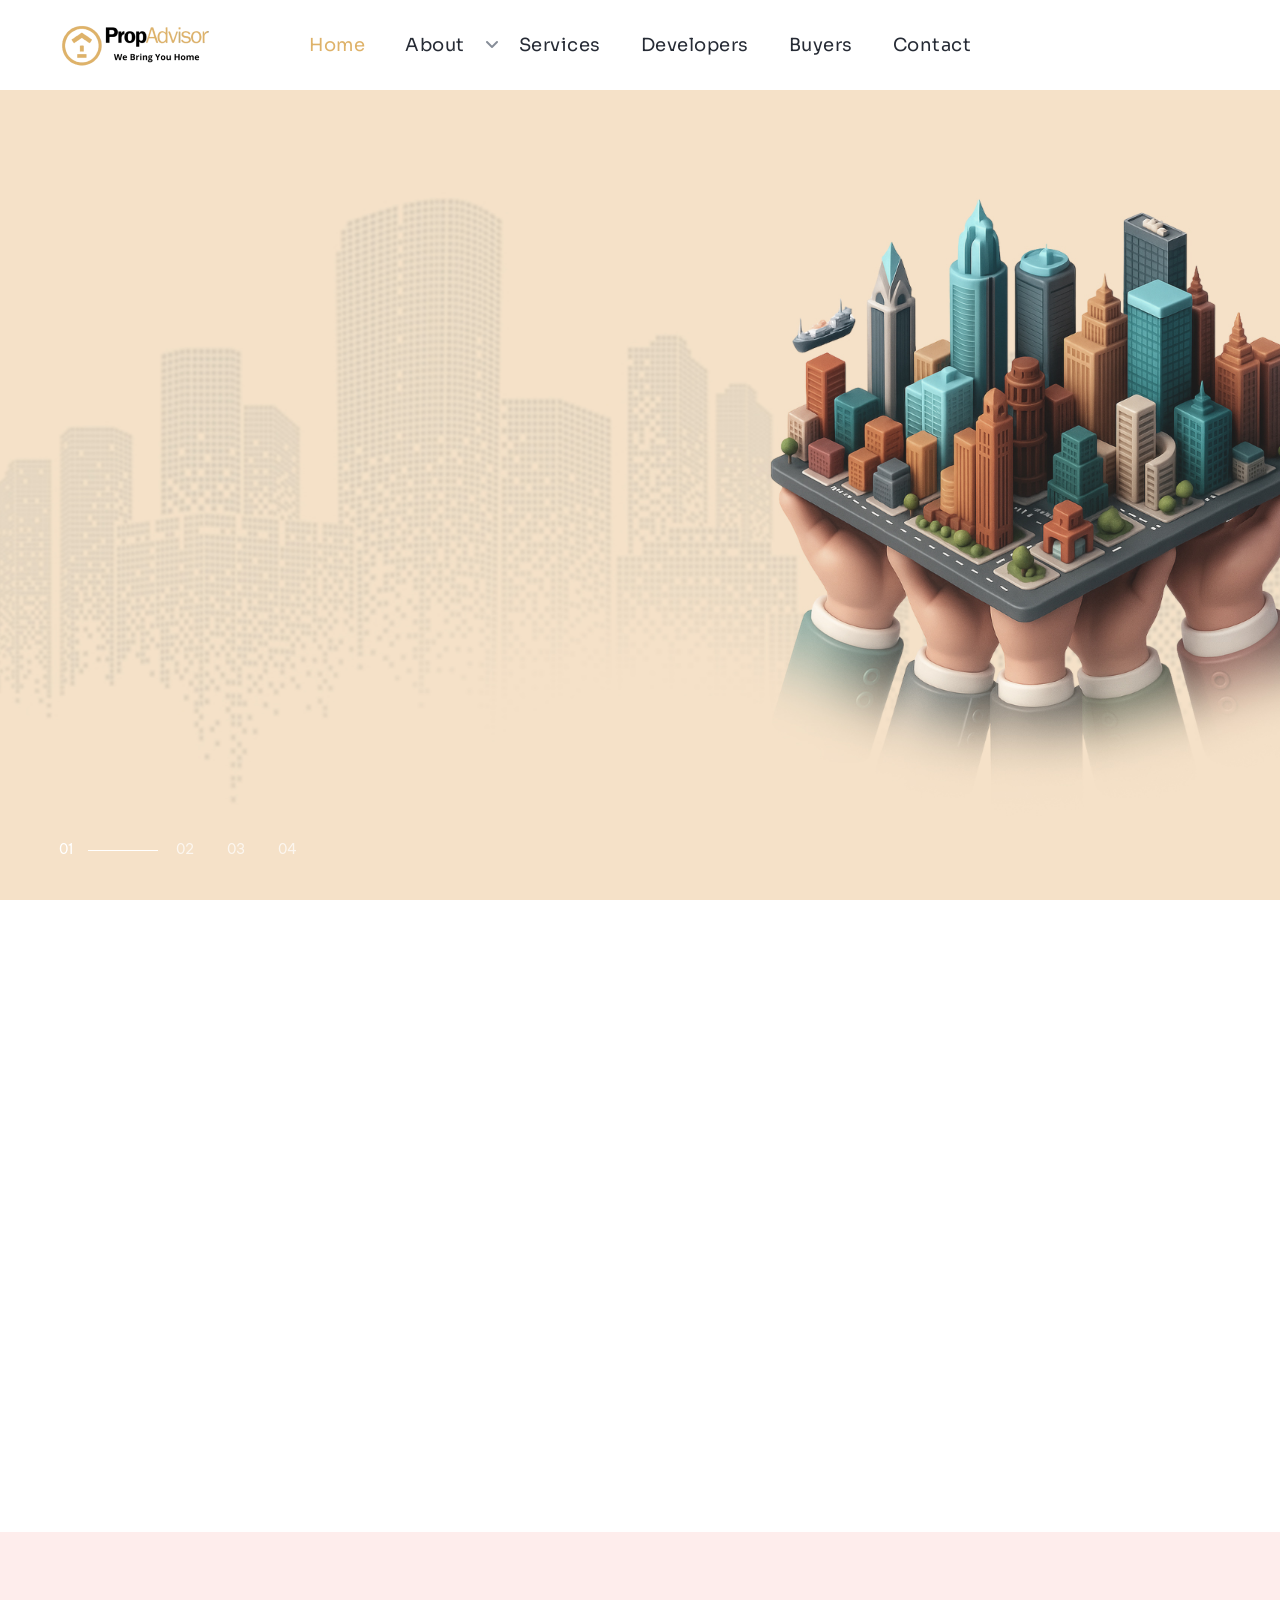
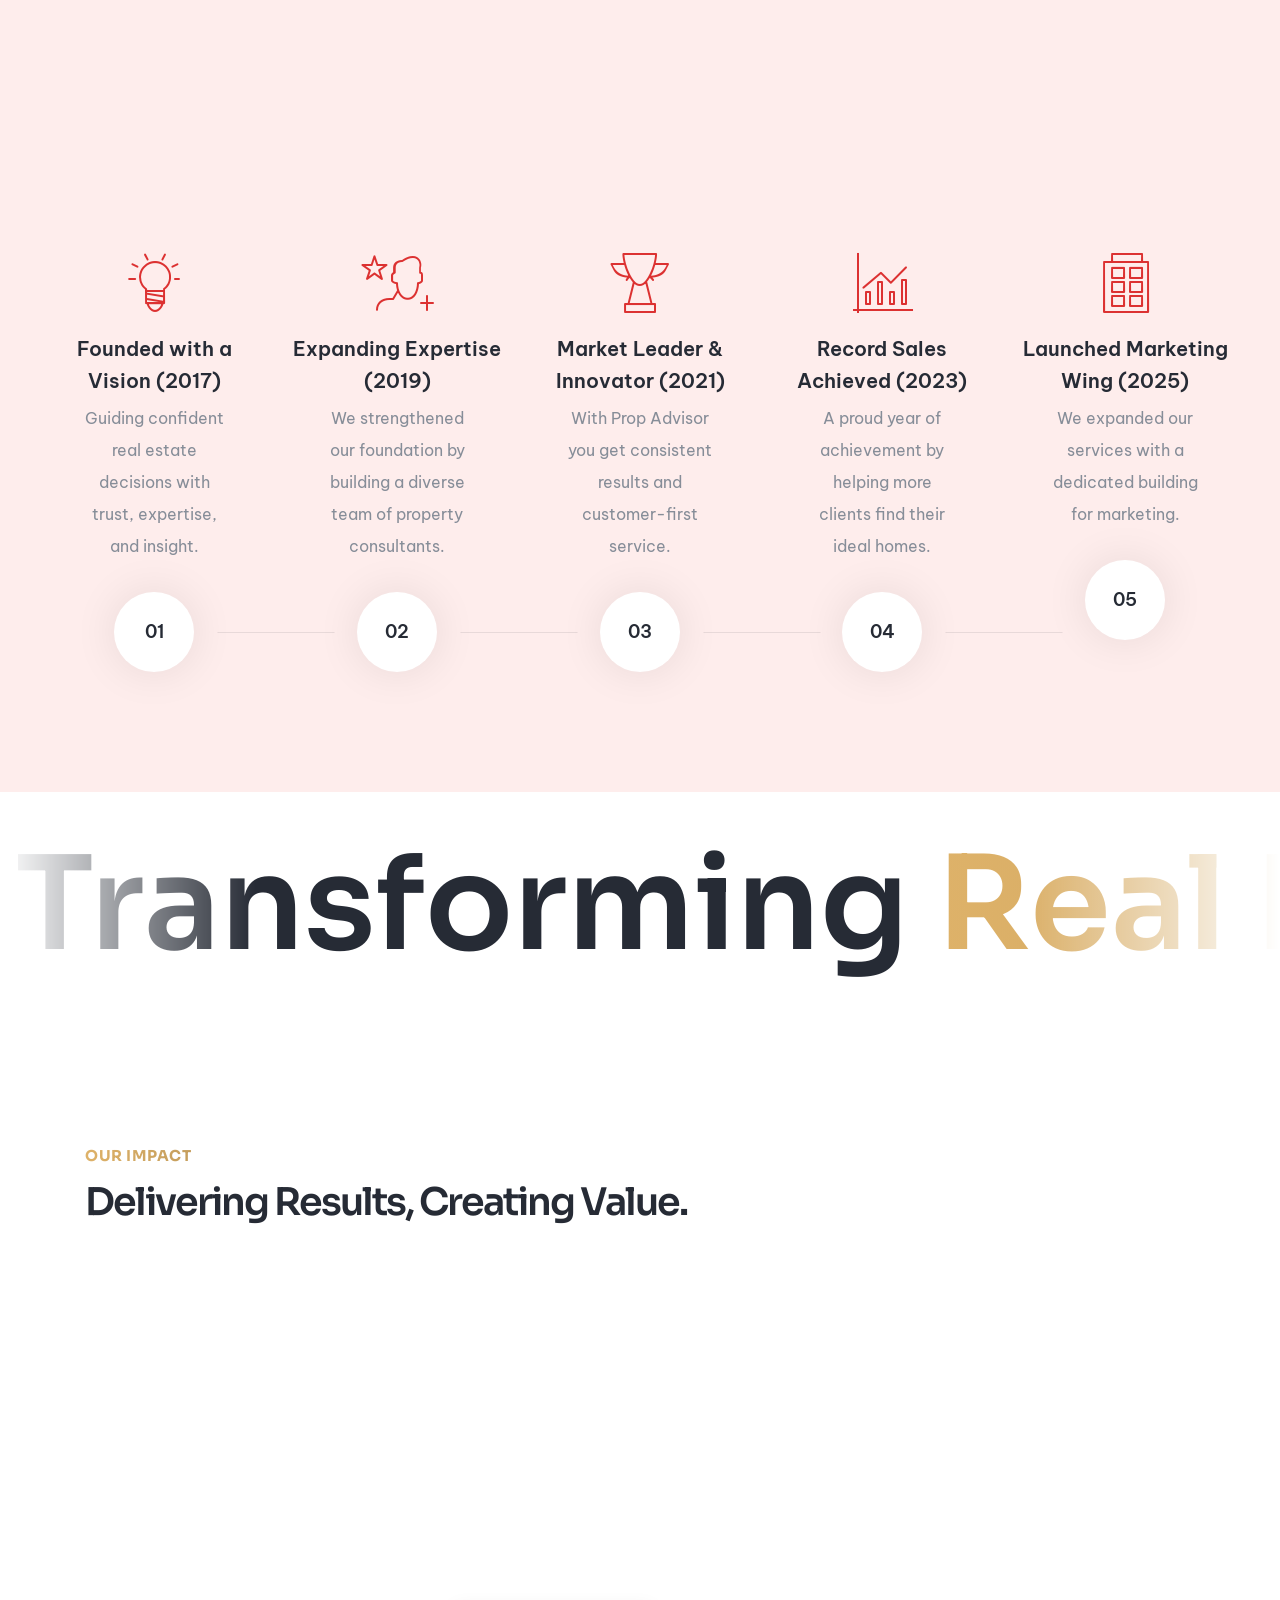
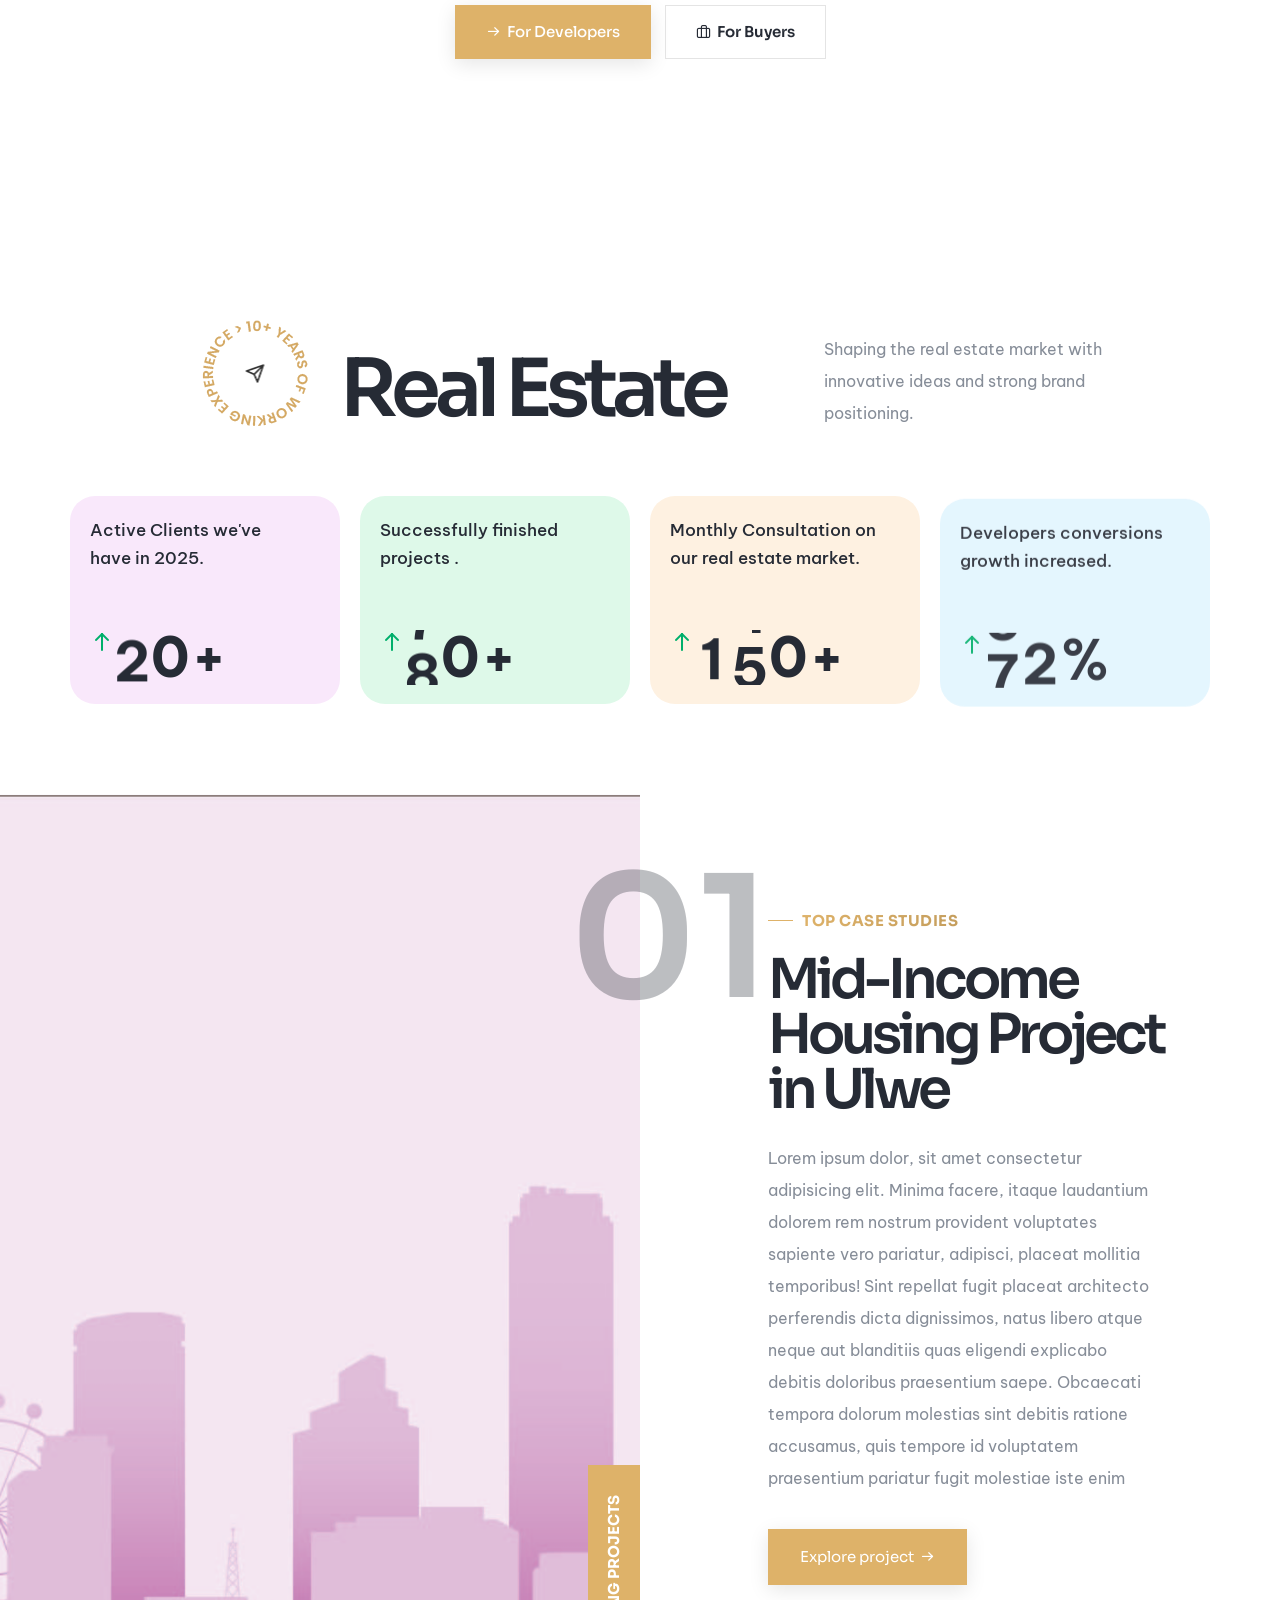
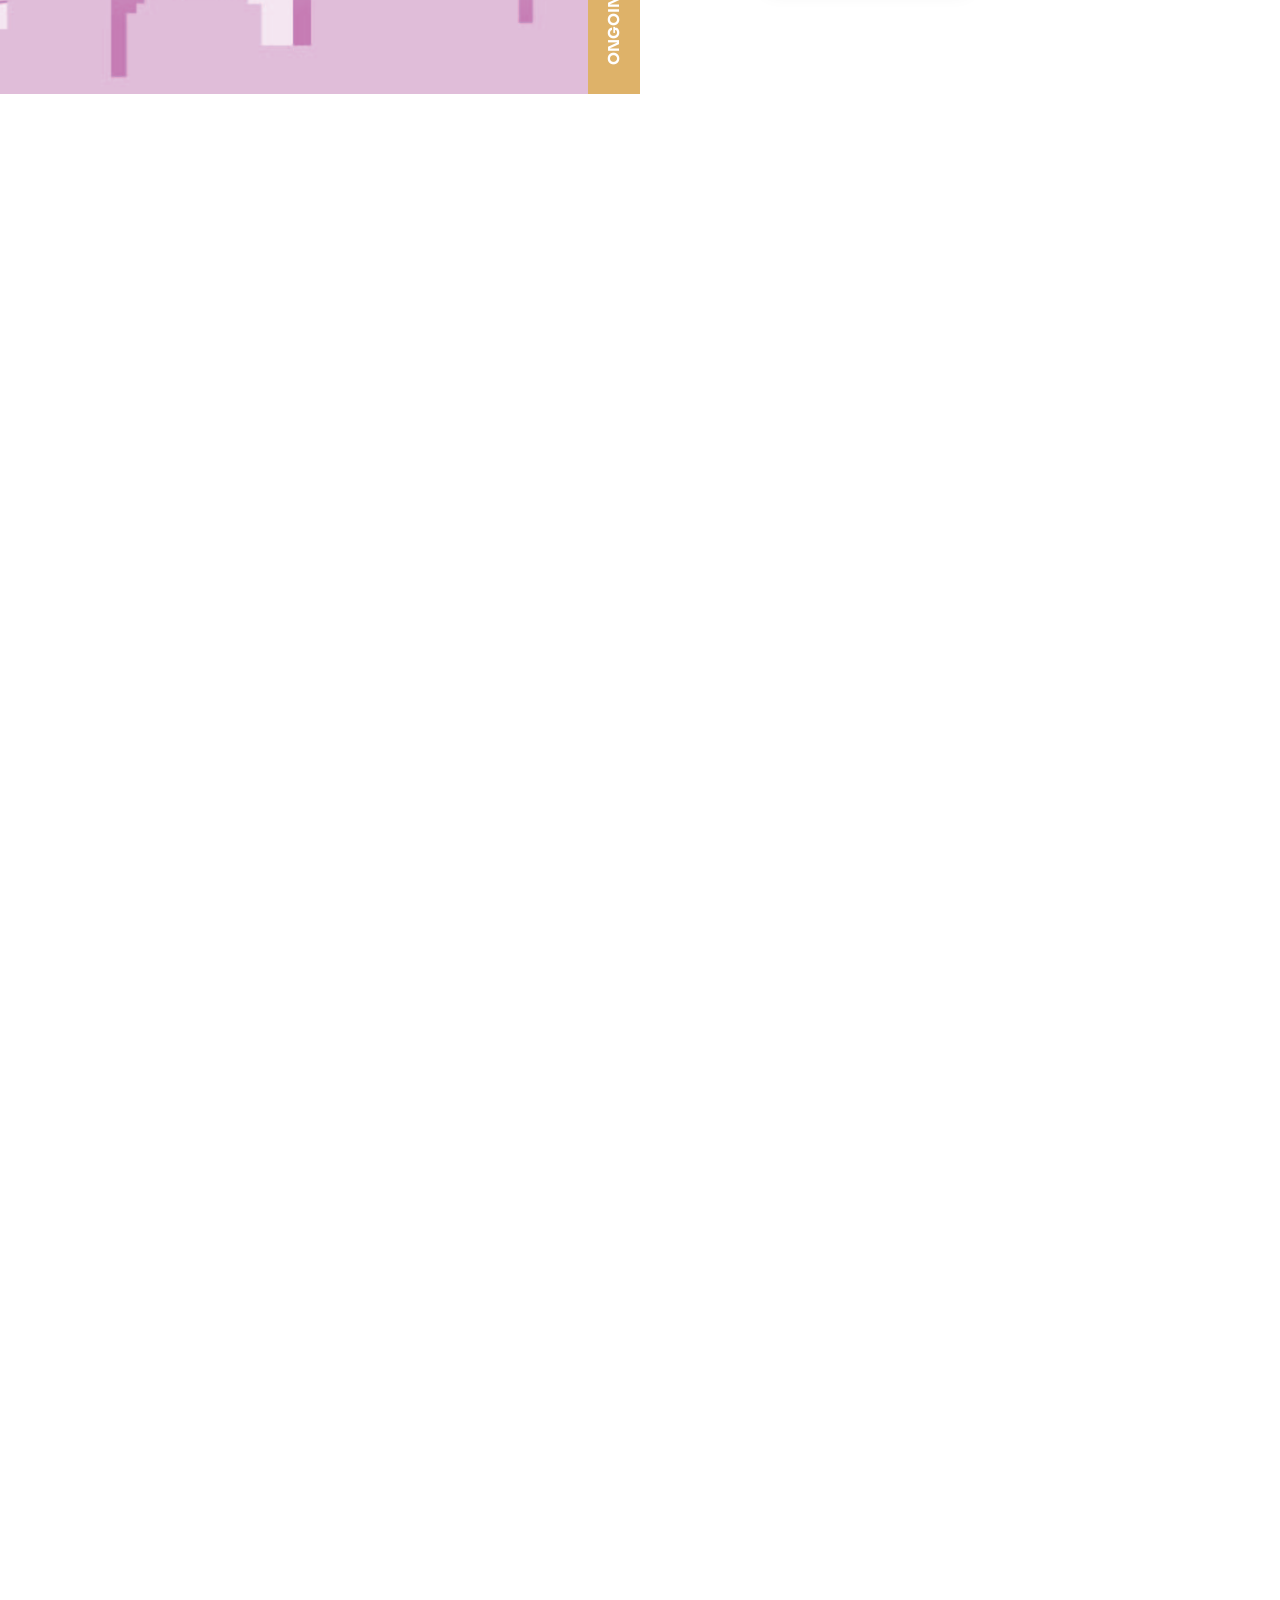
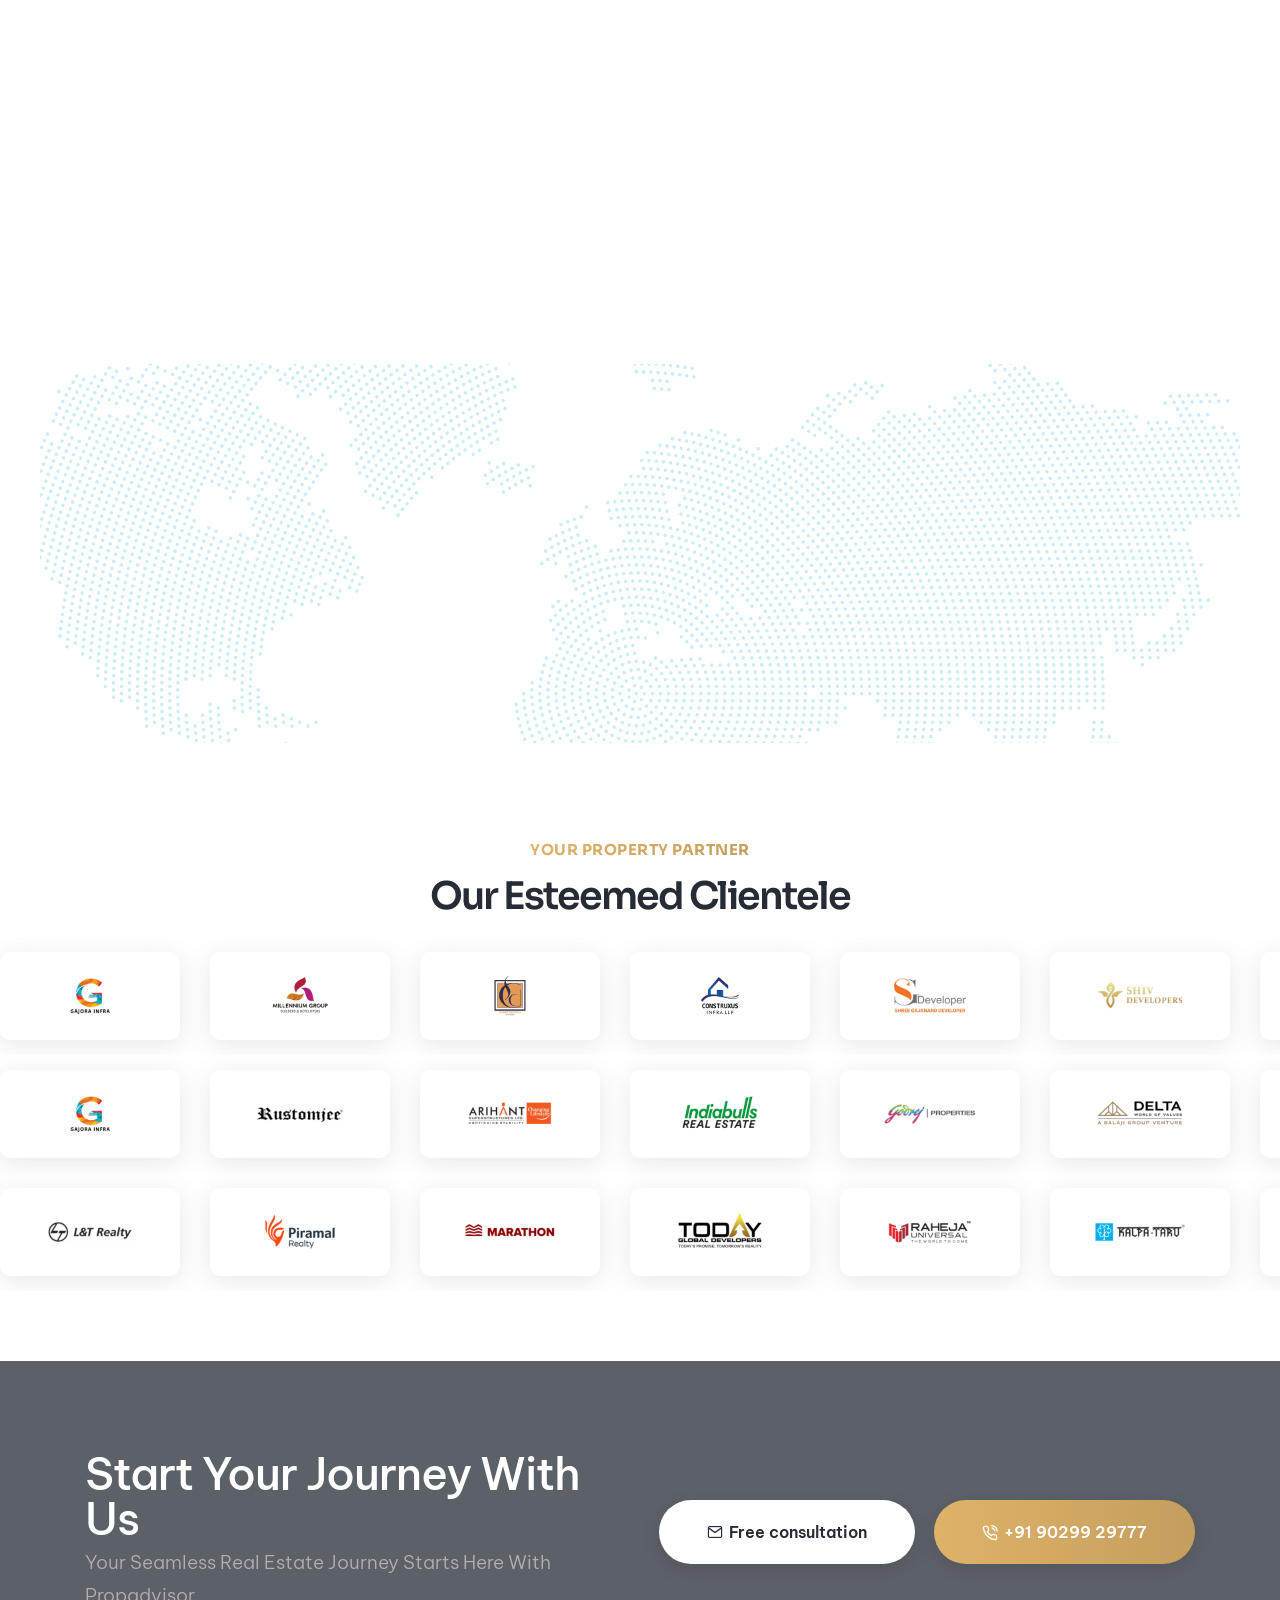
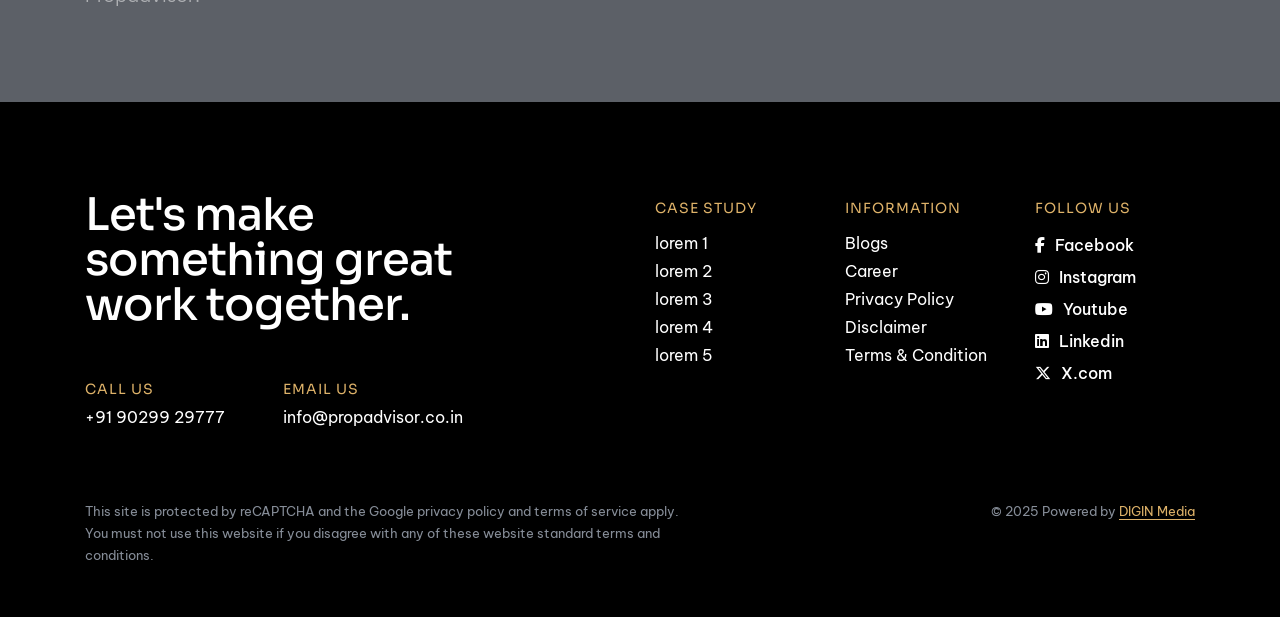
<file: index.html>
﻿<!DOCTYPE html>
<html class="no-js" lang="en">
  <head>
    <title>PropAdvisor - We Bring You Home</title>
    <meta charset="utf-8" />
    <meta http-equiv="X-UA-Compatible" content="IE=edge" />
    <meta name="author" content="PropAdvisor" />
    <meta name="viewport" content="width=device-width,initial-scale=1.0" />
    <meta name="description" content="We Bring You Home" />
    <!-- <base href="/" /> -->
    <!-- favicon icon -->
    <link rel="shortcut icon" href="img/icons/favicon.png" />
    <link rel="apple-touch-icon" href="img/icons/favicon.png" />
    <link rel="apple-touch-icon" sizes="72x72" href="img/icons/favicon.png" />
    <link rel="apple-touch-icon" sizes="114x114" href="img/icons/favicon.png" />
    <!-- google fonts preconnect -->
    <link rel="preconnect" href="https://fonts.googleapis.com" crossorigin />
    <link rel="preconnect" href="https://fonts.gstatic.com" crossorigin />
    <!-- style sheets and font icons  -->
    <link rel="stylesheet" href="css/vendors.min.css" />
    <link rel="stylesheet" href="css/icon.min.css" />
    <link rel="stylesheet" href="css/style.css" />
    <link rel="stylesheet" href="css/responsive.css" />
    <link rel="stylesheet" href="css/branding-agency.css" />
    <link rel="stylesheet" href="css/my-styles.css" />
    <link rel="stylesheet" href="css/common-theme.css" />
  </head>
  <body
    data-mobile-nav-trigger-alignment="right"
    data-mobile-nav-style="modern"
    data-mobile-nav-bg-color="#000">
    <!-- start header -->
    <header>
      <!-- start navigation -->
      <nav
        class="navbar navbar-expand-lg header-light bg-white header-reverse"
        data-header-hover="light">
        <div class="container-fluid">
          <div class="col-auto col-xxl-3 col-lg-2 me-lg-0 me-auto">
            <a class="navbar-brand" href="index.html">
              <img
                src="img/logos/PropAdvisor_Logo_black.png"
                data-at2x="img/logos/PropAdvisor_Logo_black.png"
                alt=""
                class="default-logo" />
              <img
                src="img/logos/PropAdvisor_Logo_black.png"
                data-at2x="img/logos/PropAdvisor_Logo_black.png"
                alt=""
                class="alt-logo" />
              <img
                src="img/logos/PropAdvisor_Logo_black.png"
                data-at2x="img/logos/PropAdvisor_Logo_black.png"
                alt=""
                class="mobile-logo" />
            </a>
          </div>
          <div class="col-auto menu-order position-static">
            <button
              class="navbar-toggler float-start"
              type="button"
              data-bs-toggle="collapse"
              data-bs-target="#navbarNav"
              aria-controls="navbarNav"
              aria-label="Toggle navigation">
              <span class="navbar-toggler-line"></span>
              <span class="navbar-toggler-line"></span>
              <span class="navbar-toggler-line"></span>
              <span class="navbar-toggler-line"></span>
            </button>
            <div class="collapse navbar-collapse" id="navbarNav">
              <ul class="navbar-nav alt-font">
                <li class="nav-item">
                  <a href="index.html" class="nav-link">Home</a>
                </li>
                <li class="nav-item dropdown dropdown-with-icon-style02">
                  <a href="about.html" class="nav-link">About</a>
                  <i
                    class="fa-solid fa-angle-down"
                    id="navbarDropdownMenuLink"
                    role="button"
                    data-bs-toggle="dropdown"
                    aria-expanded="false"></i>
                  <ul
                    class="dropdown-menu"
                    aria-labelledby="navbarDropdownMenuLink">
                    <li>
                      <a href="our-life.html"
                        ><i class="bi bi-briefcase"></i>Life At PropAdvisor
                      </a>
                    </li>
                    <li>
                      <a href="case-studies.html"
                        ><i class="bi bi-clipboard-data"></i>Case Studies
                      </a>
                    </li>
                    <li>
                      <a href="blog.html"><i class="bi bi-peace"></i>Blogs</a>
                    </li>
                    <!-- <li>
                      <a href="demo-business-services-details.html"
                        ><i class="bi bi-bar-chart-line"></i>Market research</a
                      >
                    </li>
                    <li>
                      <a href="demo-business-services-details.html"
                        ><i class="bi bi-send-check"></i>Business campaign</a
                      >
                    </li>
                    <li>
                      <a href="demo-business-services-details.html"
                        ><i class="bi bi-globe2"></i>Digital solutions</a
                      >
                    </li> -->
                  </ul>
                </li>
                <li class="nav-item">
                  <a href="services.html" class="nav-link">Services </a>
                </li>

                <li class="nav-item">
                  <a href="developers.html" class="nav-link">Developers</a>
                </li>
                <li class="nav-item">
                  <a href="buyers.html" class="nav-link">Buyers</a>
                </li>
                <!-- <li class="nav-item">
                  <a href="projects.html" class="nav-link">Projects</a>
                </li> -->
                <li class="nav-item">
                  <a href="contact.html" class="nav-link">Contact</a>
                </li>
              </ul>
            </div>
          </div>
          <div
            class="col-auto col-xxl-3 col-lg-2 text-end pe-5 d-none d-sm-flex">
            <div class="header-icon">
              <!-- <div class="d-none d-xxl-inline-block me-25px xxl-me-10px">
                <div class="alt-font fs-15 xl-fs-13 widget-text fw-500">
                  <span
                    class="w-35px h-35px bg-base-color d-inline-block lh-36 me-10px border-radius-100px"
                    ><i class="feather icon-feather-phone me-10px"></i></span
                  ><a href="tel:1800222000" class="widget-text text-white-hover"
                    >1 800 222 000</a
                  >
                </div>
              </div> -->
              <!-- <div class="header-button">
                <a
                  href=""
                  class="btn btn-very-small btn-transparent-white-light btn-rounded"
                  >Get a quote</a
                >
              </div> -->
            </div>
          </div>
        </div>
      </nav>
      <!-- end navigation -->
    </header>
    <!-- end header -->

    <!-- start banner slider -->
    <section class="p-0 top-space-margin position-relative overflow-hidden">
      <div
        class="swiper full-screen swiper-number-pagination-style-01 md-h-auto magic-cursor"
        data-slider-options='{ "slidesPerView": 1, "loop": true, "pagination": { "el": ".swiper-number", "clickable": true }, "navigation": { "nextEl": ".slider-one-slide-next-1", "prevEl": ".slider-one-slide-prev-1" }, "autoplay": { "delay": 8000, "disableOnInteraction": false },  "keyboard": { "enabled": true, "onlyInViewport": true }, "effect": "slide" }'
        data-number-pagination="1">
        <div class="swiper-wrapper">
          <!-- start 1 slider item -->
          <div class="swiper-slide">
            <div class="container-fluid h-100 g-0">
              <div class="row h-100 p-0">
                <div
                  class="col-xxl-12 col-lg-12 text-white bg-very-light-green cover-background ps-6 xxl-ps-4 sm-ps-15px order-2 order-lg-1 md-pt-70px md-pb-70px xs-pb-70px home_slide_1"
                  style="
                    background-image: url('img/home/home_desktop_slider_1.jpg');
                  ">
                  <div
                    class="text-dark d-flex justify-content-center align-items-lg-start align-items-center text-lg-start text-center flex-column h-100 home-slider-content"
                    data-anime='{ "el": "childs", "translateY": [30, 0], "opacity": [0,1], "duration": 600, "delay": 0, "staggervalue": 300, "easing": "easeOutQuad" }'>
                    <!-- <span
                      class="fs-15 fw-500 ls-05px mb-20px d-inline-block border-bottom border-2 border-color-transparent-dark-light text-uppercase">
                      Empowering Developers
                    </span> -->
                    <div
                      class="fs-75 lg-fs-55 fw-600 ls-minus-2px md-w-80 sm-w-100 xs-w-90 home-slide-text">
                      <span>A Strong Team</span>
                      <span class="position-relative z-index-1"
                        >Delivers
                        <span
                          ><img
                            src="img/home/gold-highlight-separator.svg"
                            alt=""
                            class="position-absolute bottom-5px left-0px w-100 z-index-minus-1" /></span
                      ></span>
                      <span>Stronger Results.</span>
                    </div>
                    <span
                      class="fs-15 fw-500 ls-05px mt-5 mb-20px d-inline-block">
                      Driven by experience, integrity, and proven performance —
                      we turn commitments into measurable success.
                    </span>
                    <div class="d-inline-block mt-10px sm-mt-30px">
                      <a
                        href="about.html"
                        class="btn btn-extra-large btn-white btn-switch-text btn-box-shadow d-inline-block me-20px sm-me-10px align-middle left-icon">
                        <span>
                          <span
                            ><i class="feather icon-feather-arrow-right"></i
                          ></span>
                          <span
                            class="btn-double-text ls-minus-05px"
                            data-text="Learn More"
                            >Learn More</span
                          >
                        </span>
                      </a>
                      <!-- <a
                        href="demo-green-energy-services.html"
                        class="btn btn-link btn-hover-animation-switch fw-500 btn-extra-large text-white btn-icon-left xs-mt-15px">
                        <span>
                          <span class="btn-text">View services</span>
                          <span class="btn-icon"
                            ><i class="feather icon-feather-box"></i
                          ></span>
                          <span class="btn-icon"
                            ><i class="feather icon-feather-box"></i
                          ></span>
                        </span>
                      </a> -->
                    </div>
                  </div>
                </div>
              </div>
            </div>
          </div>
          <!-- end slider item -->

          <!-- start 2 slider item -->
          <div class="swiper-slide">
            <div class="container-fluid h-100 g-0">
              <div class="row h-100 p-0">
                <div
                  class="col-xxl-12 col-lg-12 text-white bg-very-light-green cover-background ps-6 xxl-ps-4 sm-ps-15px order-2 order-lg-1 md-pt-70px md-pb-70px xs-pb-70px home_slide_2"
                  style="
                    background-image: url('img/home/home_desktop_slider_2.jpg');
                  ">
                  <div
                    class="text-dark d-flex justify-content-center align-items-lg-start align-items-center text-lg-start text-center flex-column h-100 home-slider-content"
                    data-anime='{ "el": "childs", "translateY": [30, 0], "opacity": [0,1], "duration": 600, "delay": 0, "staggervalue": 300, "easing": "easeOutQuad" }'>
                    <!-- <span
                      class="fs-15 fw-500 ls-05px mb-20px d-inline-block border-bottom border-2 border-color-transparent-dark-light text-uppercase">
                      Empowering Developers
                    </span> -->
                    <div
                      class="fs-75 lg-fs-55 fw-600 ls-minus-2px md-w-80 sm-w-100 xs-w-90 home-slide-text">
                      <span>From Strategy to </span>
                      <span class="position-relative z-index-1"
                        >Sales,
                        <span
                          ><img
                            src="img/home/gold-highlight-separator.svg"
                            alt=""
                            class="position-absolute bottom-5px left-0px w-100 z-index-minus-1" /></span
                      ></span>
                      <span>We Make It Happen.</span>
                    </div>
                    <span
                      class="fs-15 fw-500 ls-05px mt-5 mb-20px d-inline-block">
                      Smart inventory management, tech-driven CRM, and seamless
                      coordination to maximize every sale efficiently.
                    </span>
                    <div class="d-inline-block mt-10px sm-mt-30px">
                      <a
                        href="services.html"
                        class="btn btn-extra-large btn-white btn-switch-text btn-box-shadow d-inline-block me-20px sm-me-10px align-middle left-icon">
                        <span>
                          <span
                            ><i class="feather icon-feather-arrow-right"></i
                          ></span>
                          <span
                            class="btn-double-text ls-minus-05px"
                            data-text="Learn More"
                            >Learn More</span
                          >
                        </span>
                      </a>
                      <!-- <a
                        href="demo-green-energy-services.html"
                        class="btn btn-link btn-hover-animation-switch fw-500 btn-extra-large text-white btn-icon-left xs-mt-15px">
                        <span>
                          <span class="btn-text">View services</span>
                          <span class="btn-icon"
                            ><i class="feather icon-feather-box"></i
                          ></span>
                          <span class="btn-icon"
                            ><i class="feather icon-feather-box"></i
                          ></span>
                        </span>
                      </a> -->
                    </div>
                  </div>
                </div>
              </div>
            </div>
          </div>
          <!-- end slider item -->

          <!-- start 3 slider item -->
          <div class="swiper-slide">
            <div class="container-fluid h-100 g-0">
              <div class="row h-100 p-0">
                <div
                  class="col-xxl-12 col-lg-12 text-white bg-very-light-green cover-background ps-6 xxl-ps-4 sm-ps-15px order-2 order-lg-1 md-pt-70px md-pb-70px xs-pb-70px home_slide_3"
                  style="
                    background-image: url('img/home/home_desktop_slider_3.jpg');
                  ">
                  <div
                    class="text-dark d-flex justify-content-center align-items-lg-start align-items-center text-lg-start text-center flex-column h-100 home-slider-content"
                    data-anime='{ "el": "childs", "translateY": [30, 0], "opacity": [0,1], "duration": 600, "delay": 0, "staggervalue": 300, "easing": "easeOutQuad" }'>
                    <!-- <span
                      class="fs-15 fw-500 ls-05px mb-20px d-inline-block border-bottom border-2 border-color-transparent-dark-light text-uppercase">
                      Empowering Developers
                    </span> -->
                    <div
                      class="fs-75 lg-fs-55 fw-600 ls-minus-2px md-w-80 sm-w-100 xs-w-90 home-slide-text">
                      <span>Proven Track Record.</span>
                      <span class="position-relative z-index-1"
                        >Practical
                        <span
                          ><img
                            src="img/home/gold-highlight-separator.svg"
                            alt=""
                            class="position-absolute bottom-5px left-0px w-100 z-index-minus-1" /></span
                      ></span>
                      <span>Results.</span>
                    </div>
                    <span
                      class="fs-15 fw-500 ls-05px mt-5 mb-20px d-inline-block">
                      Our 100% repeat and referral business clearly demonstrates
                      that our consistently outstanding results speak far louder
                      than any promise ever could.
                    </span>
                    <div class="d-inline-block mt-10px sm-mt-30px">
                      <a
                        href="case-studies.html"
                        class="btn btn-extra-large btn-white btn-switch-text btn-box-shadow d-inline-block me-20px sm-me-10px align-middle left-icon">
                        <span>
                          <span
                            ><i class="feather icon-feather-arrow-right"></i
                          ></span>
                          <span
                            class="btn-double-text ls-minus-05px"
                            data-text="Learn More"
                            >Learn More</span
                          >
                        </span>
                      </a>
                      <!-- <a
                        href="demo-green-energy-services.html"
                        class="btn btn-link btn-hover-animation-switch fw-500 btn-extra-large text-white btn-icon-left xs-mt-15px">
                        <span>
                          <span class="btn-text">View services</span>
                          <span class="btn-icon"
                            ><i class="feather icon-feather-box"></i
                          ></span>
                          <span class="btn-icon"
                            ><i class="feather icon-feather-box"></i
                          ></span>
                        </span>
                      </a> -->
                    </div>
                  </div>
                </div>
              </div>
            </div>
          </div>
          <!-- end slider item -->

          <!-- start 4 slider item -->
          <div class="swiper-slide">
            <div class="container-fluid h-100 g-0">
              <div class="row h-100 p-0">
                <div
                  class="col-xxl-12 col-lg-12 text-white bg-very-light-green cover-background ps-6 xxl-ps-4 sm-ps-15px order-2 order-lg-1 md-pt-70px md-pb-70px xs-pb-70px home_slide_4"
                  style="
                    background-image: url('img/home/home_desktop_slider_4.jpg');
                  ">
                  <div
                    class="text-dark d-flex justify-content-center align-items-lg-start align-items-center text-lg-start text-center flex-column h-100 home-slider-content"
                    data-anime='{ "el": "childs", "translateY": [30, 0], "opacity": [0,1], "duration": 600, "delay": 0, "staggervalue": 300, "easing": "easeOutQuad" }'>
                    <!-- <span
                      class="fs-15 fw-500 ls-05px mb-20px d-inline-block border-bottom border-2 border-color-transparent-dark-light text-uppercase">
                      Empowering Developers
                    </span> -->
                    <div
                      class="fs-75 lg-fs-55 fw-600 ls-minus-2px md-w-80 sm-w-100 xs-w-90 home-slide-text">
                      <span>Partner With Us for </span>
                      <span class="position-relative z-index-1"
                        >Sustainable
                        <span
                          ><img
                            src="img/home/gold-highlight-separator.svg"
                            alt=""
                            class="position-absolute bottom-5px left-0px w-100 z-index-minus-1" /></span
                      ></span>
                      <span>Growth.</span>
                    </div>
                    <span
                      class="fs-15 fw-500 ls-05px mt-5 mb-20px d-inline-block">
                      Let's create transparent, profitable, and fast-moving
                      sales cycles together — connect with our experts today.
                    </span>
                    <div class="d-inline-block mt-10px sm-mt-30px">
                      <a
                        href="developers.php"
                        class="btn btn-extra-large btn-white btn-switch-text btn-box-shadow d-inline-block me-20px sm-me-10px align-middle left-icon">
                        <span>
                          <span
                            ><i class="feather icon-feather-arrow-right"></i
                          ></span>
                          <span
                            class="btn-double-text ls-minus-05px"
                            data-text="Learn More"
                            >Learn More</span
                          >
                        </span>
                      </a>
                      <!-- <a
                        href="demo-green-energy-services.html"
                        class="btn btn-link btn-hover-animation-switch fw-500 btn-extra-large text-white btn-icon-left xs-mt-15px">
                        <span>
                          <span class="btn-text">View services</span>
                          <span class="btn-icon"
                            ><i class="feather icon-feather-box"></i
                          ></span>
                          <span class="btn-icon"
                            ><i class="feather icon-feather-box"></i
                          ></span>
                        </span>
                      </a> -->
                    </div>
                  </div>
                </div>
              </div>
            </div>
          </div>
          <!-- end slider item -->
        </div>

        <!-- start slider navigation -->
        <div class="position-relative">
          <!-- start slider pagination -->
          <div
            class="swiper-pagination w-auto left-0 md-right-0px text-center swiper-pagination-clickable swiper-number fs-14 ps-6 xxl-ps-4 md-ps-0"></div>
          <!-- end slider pagination -->
        </div>
        <!-- end slider navigation -->
      </div>
    </section>
    <!-- end banner slider -->

    <!-- start about section -->
    <section class="pt-50px">
      <div class="container">
        <div class="row">
          <div class="col-lg-6 position-relative">
            <div
              class="row align-items-center position-relative md-mb-15"
              data-anime='{ "opacity": [0,1], "duration": 600, "delay":0, "staggervalue": 300, "easing": "easeOutQuad" }'>
              <div
                class="col-md-5 sm-mb-30px home_image_1"
                data-bottom-top="transform: translateY(50px)"
                data-top-bottom="transform: translateY(-50px)">
                <!-- <img class="w-100" src="https://placehold.co/421x524" alt="" /> -->
                <img class="w-100" src="img/home/home_about_3.jpg" alt="" />
              </div>
              <div
                class="col-lg-7 col-md-7 sm-mb-30px text-end home_image_2"
                data-bottom-top="transform: translateY(-30px)"
                data-top-bottom="transform: translateY(30px)">
                <!-- <img
                  src="https://placehold.co/261x313"
                  alt=""
                  class="box-shadow-quadruple-large md-w-100" /> -->
                <img
                  src="img/home/home_about_2.jpg"
                  alt=""
                  class="box-shadow-quadruple-large md-w-100" />
              </div>
              <div
                class="w-50 sm-w-100 overflow-hidden position-absolute sm-position-relative left-140px bottom-minus-200px sm-bottom-0px sm-left-0px p-0 sm-ps-15px sm-pe-15px home_image_3"
                data-shadow-animation="true"
                data-animation-delay="100"
                data-bottom-top="transform: translateY(20px)"
                data-top-bottom="transform: translateY(-20px)">
                <!-- <img
                  src="https://placehold.co/500x614"
                  alt=""
                  class="box-shadow-quadruple-large w-100" /> -->
                <img
                  src="img/home/home_about_1.jpg"
                  alt=""
                  class="box-shadow-quadruple-large w-100" />
              </div>
            </div>
          </div>
          <div
            class="col-xl-5 col-lg-6 offset-xl-1 md-mt-20 sm-mt-0"
            data-anime='{ "el": "childs", "translateY": [30, 0], "opacity": [0,1], "duration": 600, "delay":0, "staggervalue": 300, "easing": "easeOutQuad" }'>
            <div class="mb-10px">
              <!-- <span
                class="w-25px h-1px d-inline-block bg-base-color me-5px align-middle"></span> -->
              <span
                class="text-gradient-base-color fs-15 alt-font fw-700 ls-05px text-uppercase d-inline-block align-middle"
                >Your Trusted Real Estate Advisor</span
              >
            </div>
            <h4 class="text-dark-gray alt-font fw-600 ls-minus-2px mb-20px">
              Hassle-Free Real Estate Solutions
            </h4>
            <p class="w-90 md-w-100 mb-35px sm-mb-20px">
              At PropAdvisor, we simplify real estate for developers, buyers,
              and investors in Navi Mumbai. Since 2017, we’ve been delivering
              seamless property solutions with transparency, market insights,
              and expert advisory. From budget homes to luxury projects, our
              team helps developers boost sales while guiding families and
              investors to the right property decisions.
            </p>
            <a
              href="about.html"
              class="btn btn-large btn-dark-gray btn-switch-text btn-box-shadow border-1 left-icon me-10px sm-mb-15px sm-mt-15px">
              <span>
                <span><i class="feather icon-feather-arrow-right"></i></span>
                <span class="btn-double-text" data-text="Know More"
                  >Know More
                </span>
              </span>
            </a>
            <a
              href="services.html"
              class="btn btn-large btn-transparent-light-gray border-1 btn-switch-text left-icon sm-mb-15px sm-mt-15px">
              <span>
                <span><i class="feather icon-feather-briefcase"></i></span>
                <span class="btn-double-text" data-text="More Services"
                  >More Services</span
                >
              </span>
            </a>
          </div>
        </div>
      </div>
    </section>
    <!-- end about section -->

    <!-- start journey heading section -->
    <!-- <section class="pt-50px">
      <div class="container text-center">
        <div class="mb-10px">
          <! --- <span
            class="w-25px h-1px d-inline-block bg-base-color me-5px align-middle"></span> ->
          <span
            class="text-gradient-base-color fs-15 alt-font fw-700 ls-05px text-uppercase d-inline-block align-middle"
            >Your Property Partner</span
          >
        </div>
        <h4 class="text-dark-gray alt-font fw-600 ls-minus-2px mb-20px">
          Our Journey
        </h4>
      </div>
    </section> -->
    <!-- end journey heading section -->

    <!-- start journey section -->
    <section class="bg-light-red big-section" id="down-section">
      <div class="container-fluid px-5">
        <div
          class="row align-items-center justify-content-center text-center text-lg-start"
          data-anime='{ "el": "childs", "translateX": [50, 0], "opacity": [0,1], "duration": 600, "delay": 0, "staggervalue": 100, "easing": "easeOutQuad" }'>
          <div class="col-xxl-5 col-lg-6 col-md-10 md-mb-50px xs-mb-30px">
            <h2 class="fw-600 text-dark-gray ls-minus-2px mb-0">
              Explore Our Journey.
            </h2>
          </div>
          <div
            class="col-xxl-2 offset-xxl-2 col-md-3 col-sm-4 text-center xs-mb-30px">
            <span
              class="text-dark-gray fw-600 fs-130 ls-minus-2px text-highlight"
              >29<span class="bg-red start-0 w-50 h-10px bottom-10px"></span
            ></span>
          </div>
          <div
            class="col-lg-3 col-md-5 col-sm-6 last-paragraph-no-margin text-center text-sm-start">
            <span class="text-dark-gray fs-20 fw-600 d-inline-block mb-5px"
              >Projects completed</span
            >
            <p class="w-90 lg-w-100">
              Lorem ipsum is simply dummy text the printing typesetting.
            </p>
          </div>
        </div>
        <div
          class="row row-cols-1 row-cols-lg-5 row-cols-sm-2 mt-6 md-mt-50px"
          data-anime='{ "el": "childs", "translateX": [-50, 0], "opacity": [0,1], "duration": 600, "delay": 0, "staggervalue": 100, "easing": "easeOutQuad" }'>
          <!-- start process step item -->
          <div
            class="col text-center process-step-style-02 hover-box last-paragraph-no-margin md-mb-50px">
            <i class="line-icon-Idea-5 text-red icon-double-large mb-20px"></i>
            <span class="d-block text-dark-gray mb-5px fs-20 fw-600"
              >Founded with a Vision (2017)</span
            >
            <p class="d-inline-block w-70 lg-w-85">
              Guiding confident real estate decisions with trust, expertise, and
              insight.
            </p>
            <div class="process-step-icon-box position-relative mt-30px">
              <span
                class="progress-step-separator bg-dark-gray opacity-1 w-55 separator-line-1px"></span>
              <div
                class="process-step-icon d-flex justify-content-center align-items-center mx-auto bg-white h-80px w-80px fs-18 rounded-circle text-dark-gray box-shadow-double-large fw-500">
                <span class="number position-relative z-index-1 fw-600"
                  >01</span
                >
                <div class="box-overlay bg-white rounded-circle"></div>
              </div>
            </div>
          </div>
          <!-- end process step item -->
          <!-- start process step item -->
          <div
            class="col text-center process-step-style-02 hover-box last-paragraph-no-margin md-mb-50px">
            <i
              class="line-icon-Add-UserStar text-red icon-double-large mb-20px"></i>
            <span class="d-block text-dark-gray mb-5px fs-20 fw-600"
              >Expanding Expertise (2019)
            </span>
            <p class="d-inline-block w-70 lg-w-85">
              We strengthened our foundation by building a diverse team of
              property consultants.
            </p>
            <div class="process-step-icon-box position-relative mt-30px">
              <span
                class="progress-step-separator bg-dark-gray opacity-1 w-55 separator-line-1px"></span>
              <div
                class="process-step-icon d-flex justify-content-center align-items-center mx-auto bg-white h-80px w-80px fs-18 rounded-circle text-dark-gray box-shadow-double-large fw-500">
                <span class="number position-relative z-index-1 fw-600"
                  >02</span
                >
                <div class="box-overlay bg-white rounded-circle"></div>
              </div>
            </div>
          </div>
          <!-- end process step item -->
          <!-- start process step item -->
          <div
            class="col text-center process-step-style-02 hover-box last-paragraph-no-margin xs-mb-50px">
            <i class="line-icon-Trophy text-red icon-double-large mb-20px"></i>
            <span class="d-block text-dark-gray mb-5px fs-20 fw-600"
              >Market Leader & Innovator (2021)
            </span>
            <p class="d-inline-block w-70 lg-w-85">
              With Prop Advisor you get consistent results and customer-first
              service.
            </p>
            <div class="process-step-icon-box position-relative mt-30px">
              <span
                class="progress-step-separator bg-dark-gray opacity-1 w-55 separator-line-1px"></span>
              <div
                class="process-step-icon d-flex justify-content-center align-items-center mx-auto bg-white h-80px w-80px fs-18 rounded-circle text-dark-gray box-shadow-double-large fw-500">
                <span class="number position-relative z-index-1 fw-600"
                  >03</span
                >
                <div class="box-overlay bg-white rounded-circle"></div>
              </div>
            </div>
          </div>
          <!-- end process step item -->
          <!-- start process step item -->
          <div
            class="col text-center process-step-style-02 hover-box last-paragraph-no-margin xs-mb-50px">
            <i
              class="line-icon-Bar-Chart text-red icon-double-large mb-20px"></i>
            <span class="d-block text-dark-gray mb-5px fs-20 fw-600"
              >Record Sales Achieved (2023)
            </span>
            <p class="d-inline-block w-70 lg-w-85">
              A proud year of achievement by helping more clients find their
              ideal homes.
            </p>
            <div class="process-step-icon-box position-relative mt-30px">
              <span
                class="progress-step-separator bg-dark-gray opacity-1 w-55 separator-line-1px"></span>
              <div
                class="process-step-icon d-flex justify-content-center align-items-center mx-auto bg-white h-80px w-80px fs-18 rounded-circle text-dark-gray box-shadow-double-large fw-500">
                <span class="number position-relative z-index-1 fw-600"
                  >04</span
                >
                <div class="box-overlay bg-white rounded-circle"></div>
              </div>
            </div>
          </div>
          <!-- end process step item -->
          <!-- start process step item -->
          <div
            class="col text-center process-step-style-02 hover-box last-paragraph-no-margin">
            <i
              class="line-icon-Building text-red icon-double-large mb-20px"></i>
            <span class="d-block text-dark-gray mb-5px fs-20 fw-600"
              >Launched Marketing Wing (2025)</span
            >
            <p class="d-inline-block w-70 lg-w-85">
              We expanded our services with a dedicated building for marketing.
            </p>
            <div class="process-step-icon-box position-relative mt-30px">
              <div
                class="process-step-icon d-flex justify-content-center align-items-center mx-auto bg-white h-80px w-80px fs-18 rounded-circle text-dark-gray box-shadow-double-large fw-500">
                <span class="number position-relative z-index-1 fw-600"
                  >05</span
                >
                <div class="box-overlay bg-white rounded-circle"></div>
              </div>
            </div>
          </div>
          <!-- end process step item -->
        </div>
      </div>
    </section>
    <!-- end journey section -->

    <!-- start marquee text section -->
    <section class="overflow-hidden position-relative py-5">
      <div class="container-fluid">
        <div class="row position-relative">
          <div
            class="col swiper swiper-width-auto feather-shadow text-center"
            data-slider-options='{ "slidesPerView": "auto", "spaceBetween":40, "speed": 20000, "loop": true, "allowTouchMove": false, "autoplay": { "delay":0, "disableOnInteraction": false, "reverseDirection": false }, "effect": "slide" }'>
            <div class="swiper-wrapper pb-30px marquee-slide">
              <!-- start client item -->
              <div class="swiper-slide">
                <div
                  class="fs-130 md-fs-90 sm-fs-70 alt-font text-dark-gray fw-600 ls-minus-6px word-break-normal">
                  Empowering
                  <span class="text-gradient-base-color">Buyers</span> .
                  Partnering with
                  <span class="text-gradient-base-color">Developers</span>.
                  <!-- <span class="ms-20px">-</span> -->
                </div>
              </div>
              <!-- end client item -->
              <!-- start client item -->
              <div class="swiper-slide">
                <div
                  class="fs-130 md-fs-90 sm-fs-70 alt-font text-dark-gray fw-600 word-break-normal">
                  Transforming
                  <span class="text-gradient-base-color">Real Estate</span>
                  Across Navi Mumbai, Mumbai & Thane.
                  <!-- <span class="ms-20px">-</span> -->
                </div>
              </div>
              <!-- end client item -->
            </div>
          </div>
        </div>
      </div>
    </section>
    <!-- end marquee text section -->

    <!-- start impact section -->
    <section>
      <div class="container impact_section">
        <div class="pb-20px">
          <div class="mb-10px">
            <!-- <span
                class="w-25px h-1px d-inline-block bg-base-color me-5px align-middle"></span> -->
            <span
              class="text-gradient-base-color fs-15 alt-font fw-700 ls-05px text-uppercase d-inline-block align-middle"
              >Our Impact</span
            >
          </div>
          <h4 class="text-dark-gray alt-font fw-600 ls-minus-2px mb-20px">
            Delivering Results, Creating Value.
          </h4>
        </div>
        <div class="row justify-content-center align-items-center sm-pb-9">
          <div
            class="col-lg-6 col-md-9 position-relative md-mb-15 text-center text-lg-start"
            data-anime='{ "el": "childs", "opacity": [0,1], "duration": 600, "delay": 0, "staggervalue": 15, "easing": "easeOutQuad" }'>
            <div
              class="row row-cols-12 justify-content-center mb-7 flex-column"
              data-anime='{ "el": "childs", "translateY": [30, 0], "opacity": [0,1], "duration": 600, "delay":0, "staggervalue": 300, "easing": "easeOutQuad" }'>
              <!-- start features box item -->
              <div class="col icon-with-text-style-01 md-mb-30px">
                <div
                  class="feature-box feature-box-left-icon last-paragraph-no-margin">
                  <div class="feature-box-icon me-20px">
                    <img src="img/home/icons/icon_2.png" alt="" />
                  </div>
                  <div class="feature-box-content">
                    <span
                      class="d-inline-block fs-18 text-dark-gray fw-700 mb-5px"
                      >Faster Sales Cycles
                    </span>
                    <p class="w-80 xl-w-90 lg-w-100">
                      Developers experience quicker inventory movement with
                      high-quality, ready-to-buy leads.
                    </p>
                  </div>
                </div>
              </div>
              <!-- end features box item -->
              <!-- start features box item -->
              <div class="col icon-with-text-style-01 md-mb-30px">
                <div
                  class="feature-box feature-box-left-icon last-paragraph-no-margin">
                  <div class="feature-box-icon me-20px">
                    <img src="img/home/icons/icon_6.png" alt="" />
                  </div>
                  <div class="feature-box-content">
                    <span
                      class="d-inline-block fs-18 text-dark-gray fw-700 mb-5px"
                      >Higher ROI on Marketing
                    </span>
                    <p class="w-80 xl-w-90 lg-w-100">
                      Smart targeting reduces cost per lead and maximizes every
                      marketing rupee spent.
                    </p>
                  </div>
                </div>
              </div>
              <!-- end features box item -->
              <!-- start features box item -->
              <div class="col icon-with-text-style-01 md-mb-30px">
                <div
                  class="feature-box feature-box-left-icon last-paragraph-no-margin">
                  <div class="feature-box-icon me-20px">
                    <img src="img/home/icons/icon_3.png" alt="" />
                  </div>
                  <div class="feature-box-content">
                    <span
                      class="d-inline-block fs-18 text-dark-gray fw-700 mb-5px"
                      >Verified and Trustworthy Options
                    </span>
                    <p class="w-80 xl-w-90 lg-w-100">
                      Buyers get access to thoroughly verified properties,
                      removing doubt and risk.
                    </p>
                  </div>
                </div>
              </div>
              <!-- end features box item -->
            </div>
          </div>
          <div
            class="col-lg-6 col-md-9 position-relative md-mb-15 text-center text-lg-start"
            data-anime='{ "el": "childs", "opacity": [0,1], "duration": 600, "delay": 0, "staggervalue": 15, "easing": "easeOutQuad" }'>
            <div
              class="row row-cols-12 justify-content-center mb-7 flex-column"
              data-anime='{ "el": "childs", "translateY": [30, 0], "opacity": [0,1], "duration": 600, "delay":0, "staggervalue": 300, "easing": "easeOutQuad" }'>
              <!-- start features box item -->
              <div class="col icon-with-text-style-01 md-mb-30px">
                <div
                  class="feature-box feature-box-left-icon last-paragraph-no-margin">
                  <div class="feature-box-icon me-20px">
                    <img src="img/home/icons/icon_5.png" alt="" />
                  </div>
                  <div class="feature-box-content">
                    <span
                      class="d-inline-block fs-18 text-dark-gray fw-700 mb-5px"
                      >Smarter Decision Making
                    </span>
                    <p class="w-80 xl-w-90 lg-w-100">
                      Market insights, pricing guidance, and location research
                      help buyers and investors choose better
                    </p>
                  </div>
                </div>
              </div>
              <!-- end features box item -->
              <!-- start features box item -->
              <div class="col icon-with-text-style-01 md-mb-30px">
                <div
                  class="feature-box feature-box-left-icon last-paragraph-no-margin">
                  <div class="feature-box-icon me-20px">
                    <img src="img/home/icons/icon_4.png" alt="" />
                  </div>
                  <div class="feature-box-content">
                    <span
                      class="d-inline-block fs-18 text-dark-gray fw-700 mb-5px"
                      >Seamless Buying Experience
                    </span>
                    <p class="w-80 xl-w-90 lg-w-100">
                      From project discovery to documentation support, we
                      simplify every step for both sides.
                    </p>
                  </div>
                </div>
              </div>
              <!-- end features box item -->
              <!-- start features box item -->
              <div class="col icon-with-text-style-01 md-mb-30px">
                <div
                  class="feature-box feature-box-left-icon last-paragraph-no-margin">
                  <div class="feature-box-icon me-20px">
                    <img src="img/home/icons/icon_1.png" alt="" />
                  </div>
                  <div class="feature-box-content">
                    <span
                      class="d-inline-block fs-18 text-dark-gray fw-700 mb-5px"
                      >Stronger Brand Presence
                    </span>
                    <p class="w-80 xl-w-90 lg-w-100">
                      Developers build credibility and visibility, while buyers
                      discover the right homes with confidence.
                    </p>
                  </div>
                </div>
              </div>
              <!-- end features box item -->
            </div>
          </div>
        </div>
        <div class="text-center">
          <a
            href="developers.html"
            class="btn btn-large btn-dark-gray btn-switch-text btn-box-shadow border-1 left-icon me-10px sm-mb-15px sm-mt-15px">
            <span>
              <span><i class="feather icon-feather-arrow-right"></i></span>
              <span class="btn-double-text" data-text="For Developers"
                >For Developers
              </span>
            </span>
          </a>
          <a
            href="buyers.html"
            class="btn btn-large btn-transparent-light-gray border-1 btn-switch-text left-icon sm-mb-15px sm-mt-15px">
            <span>
              <span><i class="feather icon-feather-briefcase"></i></span>
              <span class="btn-double-text" data-text="For Buyers"
                >For Buyers</span
              >
            </span>
          </a>
        </div>
      </div>
    </section>
    <!-- end  impact section -->

    <!-- start experience section -->
    <section class="overflow-hidden">
      <div class="container">
        <div class="row mb-6 sm-mb-50px">
          <div
            class="col-md-12 text-center text-md-start"
            data-anime='{"opacity": [0,1], "duration": 600, "delay":0, "staggervalue": 300, "easing": "easeOutQuad" }'>
            <div
              class="fs-80 xxl-fs-80 sm-fs-60 fw-600 text-dark-gray alt-font ls-minus-6px sm-ls-minus-2px"
              data-bottom-top="transform: translate3d(-50px, 0px, 0px);"
              data-top-bottom="transform: translate3d(50px, 0px, 0px);">
              Experience In
            </div>
          </div>
          <div class="col-12">
            <div
              class="row align-items-center align-items-lg-end"
              data-bottom-top="transform: translate3d(-30px, 0px, 0px);"
              data-top-bottom="transform: translate3d(30px, 0px, 0px);">
              <div
                class="col-lg-3 col-md-4 text-md-end text-center md-mt-30px md-mb-20px"
                data-anime='{"opacity": [0,1], "duration": 600, "delay":0, "staggervalue": 300, "easing": "easeOutQuad" }'>
                <div class="position-relative">
                  <img
                    src="img/home/home_exp_text_circle_1.png"
                    class="animation-rotation"
                    alt="" />
                  <div class="absolute-middle-center w-100 z-index-minus-1">
                    <img src="img/home/home_exp_text_circle_2.png" alt="" />
                  </div>
                </div>
              </div>
              <div
                class="col-lg-5 col-md-6 text-center text-md-start"
                data-anime='{"opacity": [0,1], "duration": 600, "delay":0, "staggervalue": 300, "easing": "easeOutQuad" }'>
                <div
                  class="fs-80 xxl-fs-80 sm-fs-60 fw-600 text-dark-gray alt-font ls-minus-6px sm-ls-minus-2px">
                  Real Estate
                </div>
              </div>
              <div
                class="col-lg-4 last-paragraph-no-margin md-mt-30px"
                data-anime='{"opacity": [0,1], "duration": 600, "delay":0, "staggervalue": 300, "easing": "easeOutQuad" }'>
                <p
                  class="w-95 md-w-80 mx-auto text-center text-lg-start sm-w-100">
                  Shaping the real estate market with innovative ideas and
                  strong brand positioning.
                </p>
              </div>
            </div>
          </div>
        </div>
        <div
          class="row g-5 counter-style-04 custom-counter-grid"
          data-anime='{ "el": "childs", "translateY": [30, 0], "opacity": [0,1], "duration": 600, "delay":0, "staggervalue": 300, "easing": "easeOutQuad" }'>
          <div
            class="col-lg-3 col-md-6 feature-box text-start hover-box counter-cards p-20px">
            <div class="feature-box-content">
              <p class="text-dark-gray p-0 m-0 fw-500 w-90 fs-17 lh-28">
                Active Clients we've have in 2025.
              </p>
              <h2
                class="vertical-counter d-inline-flex text-dark-gray fw-700 ls-minus-2px mt-25 mb-0 ls-minus-1px"
                data-text="+"
                data-to="20">
                <sup class="text-jade top-0"
                  ><i
                    class="feather icon-feather-arrow-up icon-extra-medium"></i
                ></sup>
              </h2>
            </div>
          </div>
          <div
            class="col-lg-3 col-md-6 feature-box text-start hover-box counter-cards bg-theme-3 p-20px">
            <div class="feature-box-content">
              <p class="text-dark-gray p-0 m-0 fw-500 w-90 fs-17 lh-28">
                Successfully finished projects .
              </p>
              <h2
                class="vertical-counter d-inline-flex text-dark-gray fw-700 ls-minus-2px mt-25 mb-0 ls-minus-1px"
                data-text="+"
                data-to="80">
                <sup class="text-jade top-0"
                  ><i
                    class="feather icon-feather-arrow-up icon-extra-medium"></i
                ></sup>
              </h2>
            </div>
          </div>
          <div
            class="col-lg-3 col-md-6 feature-box text-start hover-box counter-cards bg-theme-4 p-20px">
            <div class="feature-box-content">
              <p class="text-dark-gray p-0 m-0 fw-500 w-90 fs-17 lh-28">
                Monthly Consultation on our real estate market.
              </p>
              <h2
                class="vertical-counter d-inline-flex text-dark-gray fw-700 ls-minus-2px mt-25 mb-0 ls-minus-1px"
                data-text="+"
                data-to="150">
                <sup class="text-jade top-0"
                  ><i
                    class="feather icon-feather-arrow-up icon-extra-medium"></i
                ></sup>
              </h2>
            </div>
          </div>
          <div
            class="col-lg-3 col-md-6 feature-box text-start hover-box counter-cards bg-theme-5 p-20px">
            <div class="feature-box-content">
              <p class="text-dark-gray p-0 m-0 fw-500 w-90 fs-17 lh-28">
                Developers conversions growth increased.
              </p>
              <h2
                class="vertical-counter d-inline-flex text-dark-gray fw-700 ls-minus-2px mt-25 mb-0 ls-minus-1px"
                data-text="%"
                data-to="72">
                <sup class="text-jade top-0"
                  ><i
                    class="feather icon-feather-arrow-up icon-extra-medium"></i
                ></sup>
              </h2>
            </div>
          </div>
        </div>
      </div>
    </section>
    <!-- end experience section -->

    <!-- start featured projects section -->
    <section class="stack-box py-0 z-index-99">
      <div class="stack-box-contain">
        <!-- start stack item -->
        <div class="stack-item stack-item-01 bg-white lg-pt-8 lg-pb-8 md-pb-0">
          <div class="stack-item-wrapper">
            <div class="container-fluid">
              <div class="row align-items-center full-screen md-h-auto">
                <div
                  class="col-lg-6 cover-background overflow-visible h-100 md-h-500px"
                  style="
                    background-image: url(img/home/projects/case_study_1.jpg);
                  ">
                  <div
                    class="position-absolute right-minus-130px top-60px md-top-auto md-bottom-minus-50px fs-170 lg-fs-120 lg-right-minus-80px md-right-0px md-left-0px text-center text-lg-start alt-font z-index-9 fw-600 text-dark-gray opacity-3">
                    01
                  </div>
                  <div class="position-absolute right-0px bottom-minus-1px">
                    <div class="vertical-title-center">
                      <div
                        class="title fw-700 fs-15 alt-font text-uppercase text-white bg-prop-theme pt-30px pb-30px ps-10px pe-10px">
                        <span class="d-inline-block">Ongoing Projects</span>
                      </div>
                    </div>
                  </div>
                </div>
                <div
                  class="col-lg-6 ps-12 pe-14 xxl-ps-10 xxl-pe-10 xl-pe-8 lg-ps-6 lg-pe-4 md-p-50px sm-ps-30px sm-pe-30px position-relative align-self-center text-md-start text-center">
                  <div class="mb-15px">
                    <span
                      class="w-25px h-1px d-inline-block bg-base-color me-5px align-middle">
                    </span>
                    <span
                      class="text-gradient-base-color fs-15 alt-font fw-700 ls-05px text-uppercase d-inline-block align-middle">
                      Top Case Studies
                    </span>
                  </div>
                  <h2
                    class="text-dark-gray alt-font fw-600 ls-minus-4px mb-25px">
                    Mid-Income Housing Project in Ulwe
                  </h2>
                  <p class="w-95 md-w-100 mb-35px">
                    Lorem ipsum dolor, sit amet consectetur adipisicing elit.
                    Minima facere, itaque laudantium dolorem rem nostrum
                    provident voluptates sapiente vero pariatur, adipisci,
                    placeat mollitia temporibus! Sint repellat fugit placeat
                    architecto perferendis dicta dignissimos, natus libero atque
                    neque aut blanditiis quas eligendi explicabo debitis
                    doloribus praesentium saepe. Obcaecati tempora dolorum
                    molestias sint debitis ratione accusamus, quis tempore id
                    voluptatem praesentium pariatur fugit molestiae iste enim
                  </p>
                  <a
                    href="projects.html"
                    class="btn btn-large btn-dark-gray btn-switch-text btn-box-shadow fw-400">
                    <span>
                      <span class="btn-double-text" data-text="Explore project">
                        Explore project
                      </span>
                      <span
                        ><i class="feather icon-feather-arrow-right"></i
                      ></span>
                    </span>
                  </a>
                </div>
              </div>
            </div>
          </div>
        </div>
        <!-- end stack item -->
        <!-- start stack item -->
        <div class="stack-item stack-item-02 bg-linen md-pt-0 md-pb-0">
          <div class="stack-item-wrapper">
            <div class="container-fluid">
              <div class="row align-items-center full-screen md-h-auto">
                <div
                  class="col-lg-6 cover-background overflow-visible h-100 md-h-500px"
                  style="
                    background-image: url(img/home/projects/case_study_2.jpg);
                  ">
                  <div
                    class="position-absolute right-minus-130px top-60px md-top-auto md-bottom-minus-50px fs-170 lg-fs-120 lg-right-minus-80px md-right-0px md-left-0px text-center text-lg-start alt-font z-index-9 fw-600 text-dark-gray opacity-3">
                    02
                  </div>
                  <div class="position-absolute right-0px bottom-minus-1px">
                    <div class="vertical-title-center">
                      <div
                        class="title fw-700 fs-15 alt-font text-uppercase text-white bg-prop-theme pt-30px pb-30px ps-10px pe-10px">
                        <span class="d-inline-block">Ongoing Projects</span>
                      </div>
                    </div>
                  </div>
                </div>
                <div
                  class="col-lg-6 ps-12 pe-14 xxl-ps-10 xxl-pe-10 xl-pe-8 lg-ps-6 lg-pe-4 md-p-50px sm-ps-30px sm-pe-30px position-relative align-self-center text-md-start text-center">
                  <div class="mb-15px">
                    <span
                      class="w-25px h-1px d-inline-block bg-base-color me-5px align-middle"></span>
                    <span
                      class="text-gradient-base-color fs-15 alt-font fw-700 ls-05px text-uppercase d-inline-block align-middle"
                      >Top Case Studies</span
                    >
                  </div>
                  <h2
                    class="text-dark-gray alt-font fw-600 ls-minus-4px mb-25px">
                    Pushpak Nagar Project
                  </h2>
                  <p class="w-95 md-w-100 mb-35px">
                    Lorem ipsum dolor sit amet consectetur adipisicing elit.
                    Soluta blanditiis cum tenetur omnis ex illo inventore
                    dignissimos placeat amet, esse minima voluptate ratione ut
                    assumenda debitis, nostrum itaque? Nesciunt quidem aliquid,
                    et corrupti ratione quaerat adipisci fugiat. Dolor ut iusto,
                    architecto, porro corporis dolorem aliquam sapiente
                    doloribus ad mollitia minus.
                  </p>
                  <a
                    href=""
                    class="btn btn-large btn-dark-gray btn-switch-text btn-box-shadow fw-400">
                    <span>
                      <span class="btn-double-text" data-text="Explore project"
                        >Explore project</span
                      >
                      <span
                        ><i class="feather icon-feather-arrow-right"></i
                      ></span>
                    </span>
                  </a>
                </div>
              </div>
            </div>
          </div>
        </div>
        <!-- end stack item -->
        <!-- start stack item -->
        <div class="stack-item stack-item-03 bg-white lg-pt-8 md-pb-0 md-pt-0">
          <div class="stack-item-wrapper">
            <div class="container-fluid">
              <div class="row align-items-center full-screen md-h-auto">
                <div
                  class="col-lg-6 cover-background overflow-visible h-100 md-h-500px"
                  style="
                    background-image: url(img/home/projects/case_study_4.jpg);
                  ">
                  <div
                    class="position-absolute right-minus-130px top-60px md-top-auto md-bottom-minus-50px fs-170 lg-fs-120 lg-right-minus-80px md-right-0px md-left-0px text-center text-lg-start alt-font z-index-9 fw-600 text-dark-gray opacity-3">
                    03
                  </div>
                  <div class="position-absolute right-0px bottom-minus-1px">
                    <div class="vertical-title-center">
                      <div
                        class="title fw-700 fs-15 alt-font text-uppercase text-white bg-prop-theme pt-30px pb-30px ps-10px pe-10px">
                        <span class="d-inline-block">Ongoing Projects</span>
                      </div>
                    </div>
                  </div>
                </div>
                <div
                  class="col-lg-6 ps-12 pe-14 xxl-ps-10 xxl-pe-10 xl-pe-8 lg-ps-6 lg-pe-4 md-p-50px sm-ps-30px sm-pe-30px sm-pb-0 position-relative align-self-center text-md-start text-center">
                  <div class="mb-15px">
                    <span
                      class="w-25px h-1px d-inline-block bg-base-color me-5px align-middle"></span>
                    <span
                      class="text-gradient-base-color fs-15 alt-font fw-700 ls-05px text-uppercase d-inline-block align-middle"
                      >Top Case Studies</span
                    >
                  </div>
                  <h2
                    class="text-dark-gray alt-font fw-600 ls-minus-4px mb-25px">
                    Premium 3BHK Towers in Kharghar
                  </h2>
                  <p class="w-95 md-w-100 mb-35px">
                    Lorem, ipsum dolor sit amet consectetur adipisicing elit.
                    Ipsum, tempore. Sit cum illum animi ex. Doloribus omnis
                    sequi minus tenetur fugit non possimus nesciunt. Iusto,
                    fugit? Dolorem quaerat quod ut, id sed odit est animi veniam
                    cumque nihil doloremque eveniet accusantium quisquam, unde
                    omnis suscipit tempora quam quas explicabo exercitationem!
                  </p>
                  <a
                    href=""
                    class="btn btn-large btn-dark-gray btn-switch-text btn-box-shadow fw-400">
                    <span>
                      <span class="btn-double-text" data-text="Explore project"
                        >Explore project</span
                      >
                      <span
                        ><i class="feather icon-feather-arrow-right"></i
                      ></span>
                    </span>
                  </a>
                </div>
              </div>
            </div>
          </div>
        </div>
        <!-- end stack item -->
      </div>
    </section>
    <!-- end featured projects section -->

    <!-- start testimonial section -->
    <section class="big-section position-relative pb-0 mt-70px">
      <div
        class="background-position-center-top background-no-repeat position-absolute h-100 w-100 left-0px top-0px pb-15px"
        style="
          background-image: url('img/home/home_testimonial_bg_03.png');
        "></div>
      <div class="container position-relative">
        <div
          class="row justify-content-center mb-8"
          data-anime='{ "opacity": [0,1], "duration": 600, "delay":0, "staggervalue": 300, "easing": "easeOutQuad" }'>
          <div class="col-xl-4 col-md-5">
            <h2 class="alt-font text-dark-gray mb-30px fw-600 ls-minus-3px">
              We are trusted by our clients
            </h2>
            <div class="d-flex md-mb-25px">
              <!-- start slider navigation -->
              <div
                class="slider-one-slide-prev-1 text-dark-gray swiper-button-prev slider-navigation-style-04 border border-1 border-color-extra-medium-gray bg-white">
                <i class="fa-solid fa-arrow-left"></i>
              </div>
              <div
                class="slider-one-slide-next-1 text-dark-gray swiper-button-next slider-navigation-style-04 border border-1 border-color-extra-medium-gray bg-white">
                <i class="fa-solid fa-arrow-right"></i>
              </div>
              <!-- end slider navigation -->
            </div>
          </div>
          <div class="col-xl-6 col-md-7 overflow-hidden offset-xl-2">
            <div
              class="swiper"
              data-slider-options='{ "slidesPerView": 1, "spaceBetween": 40, "loop": true, "autoplay": { "delay": 8000, "disableOnInteraction": false }, "navigation": { "nextEl": ".slider-one-slide-next-1", "prevEl": ".slider-one-slide-prev-1" }, "keyboard": { "enabled": true, "onlyInViewport": true }, "breakpoints": { "992": { "slidesPerView": 1 }, "768": { "slidesPerView":1 }, "320": { "slidesPerView": 1 } }, "effect": "slide" }'>
              <div class="swiper-wrapper">
                <!-- start review item -->
                <div class="swiper-slide">
                  <!-- <h3
                    class="text-dark-gray mb-15px w-95 xl-w-100 lh-40 ls-minus-1px alt-font">
                    The
                    <span class="text-decoration-line-bottom-medium fw-700"
                      >PropAdvisor
                    </span>
                    Consultancy Services are a Super team with extremely helpful
                    outlook. Honest views and guaranteed full information.
                    Solves every issue or challenge and helps in our decision
                    making. Highly recommended. They have many projects in
                    various locations - Kharghar, Airoli, Ulwe, Kalamboli,
                    Panvel, Pushpak Nagar. Safe people to invest in your Home
                    buying.
                  </h3> -->

                  <p class="w-95 md-w-100 mb-35px text-dark-gray">
                    The PropAdvisor Consultancy Services are a Super team with
                    extremely helpful outlook. Honest views and guaranteed full
                    information. Solves every issue or challenge and helps in
                    our decision making. Highly recommended. They have many
                    projects in various locations - Kharghar, Airoli, Ulwe,
                    Kalamboli, Panvel, Pushpak Nagar. Safe people to invest in
                    your Home buying.
                  </p>
                  <span
                    class="text-gradient-base-color fw-700 text-uppercase ls-1px"
                    >@Soumo
                  </span>
                </div>
                <!-- end review item -->
                <!-- start review item -->
                <div class="swiper-slide">
                  <!-- <h5
                    class="text-dark-gray mb-15px w-95 xl-w-100 lh-40 ls-minus-1px alt-font">
                    Best
                    <span class="text-decoration-line-bottom-medium fw-700"
                      >Consultancy</span
                    >
                    Best Consultancy I have ever experienced, Best guideline
                    Provided for the Property requirement, They are expert in
                    all the project across Mumbai and Navi Mumbai, From My
                    property search to My loan account they helped me to create
                    better portfolio, Professional in handling the customer
                    service till the possession of a Property.
                  </h5> -->

                  <p class="w-95 md-w-100 mb-35px text-dark-gray">
                    Best Consultancy I have ever experienced, Best guideline
                    Provided for the Property requirement, They are expert in
                    all the project across Mumbai and Navi Mumbai, From My
                    property search to My loan account they helped me to create
                    better portfolio, Professional in handling the customer
                    service till the possession of a Property.
                  </p>

                  <span
                    class="text-gradient-base-color fw-700 text-uppercase ls-1px"
                    >@Abdul Khan</span
                  >
                </div>
                <!-- end review item -->
                <!-- start review item -->
                <div class="swiper-slide">
                  <!-- <h5
                    class="text-dark-gray mb-15px w-95 xl-w-100 lh-40 ls-minus-1px alt-font">
                    Highly
                    <span class="text-decoration-line-bottom-medium fw-700"
                      >Professional</span
                    >
                    and very clear about property advise, Understand the
                    requirement of Customer and hence Provide best in class
                    option with in the budget, Very transparent in deal and
                    handle entire account starting from Searching Property, Home
                    Loan till Possession.
                  </h5> -->

                  <p class="w-95 md-w-100 mb-35px text-dark-gray">
                    Highly Professional and very clear about property advise,
                    Understand the requirement of Customer and hence Provide
                    best in class option with in the budget, Very transparent in
                    deal and handle entire account starting from Searching
                    Property, Home Loan till Possession.
                  </p>
                  <span
                    class="text-gradient-base-color fw-700 text-uppercase ls-1px"
                    >@Razak Khan</span
                  >
                </div>
                <!-- end review item -->
              </div>
            </div>
          </div>
        </div>
      </div>
    </section>
    <!-- end testimonial section -->

    <!-- start clients logo title section -->
    <section class="py-0">
      <div class="container text-center">
        <div class="mb-10px">
          <!-- <span
            class="w-25px h-1px d-inline-block bg-base-color me-5px align-middle"></span> -->
          <span
            class="text-gradient-base-color fs-15 alt-font fw-700 ls-05px text-uppercase d-inline-block align-middle"
            >Your Property Partner</span
          >
        </div>
        <h4 class="text-dark-gray alt-font fw-600 ls-minus-2px mb-20px">
          Our Esteemed Clientele
        </h4>
      </div>
    </section>
    <!-- end clients logo title section -->

    <!-- start clients logo section -->
    <section class="position-relative overflow-hidden py-0 pb-70px">
      <div class="bg-overlay-light"></div>

      <div
        class="container-fluid p-0 appear anime-complete"
        data-anime='{ "translateY": [0, 0], "opacity": [0,1], "duration": 300, "delay": 100, "staggervalue": 200, "easing": "easeOutQuad" }'>
        <div class="row g-0">
          <div class="col-12 feature-box-slider">
            <!-- start swiper -->
            <div
              class="swiper swiper-initialized swiper-horizontal"
              data-slider-options='{ "slidesPerView": "auto", "spaceBetween":30, "speed": 4500, "loop": true, "allowTouchMove": false, "autoplay": { "delay":0, "disableOnInteraction": false }, "keyboard": { "enabled": true, "onlyInViewport": true }, "effect": "slide" }'>
              <div
                class="swiper-wrapper marquee-slide"
                id="swiper-wrapper-eb2a865bfe5be7df"
                aria-live="off"
                style="
                  transition-duration: 4500ms;
                  transform: translate3d(-4612.73px, 0px, 0px);
                ">
                <div
                  class="swiper-slide"
                  role="group"
                  aria-label="3 / 28"
                  data-swiper-slide-index="2"
                  style="margin-right: 30px">
                  <div class="feature-box">
                    <img
                      src="img/home/clients/1.png"
                      class="h-40px xs-h-30px"
                      alt="" />
                  </div>
                </div>
                <div
                  class="swiper-slide"
                  role="group"
                  aria-label="4 / 28"
                  data-swiper-slide-index="3"
                  style="margin-right: 30px">
                  <div class="feature-box">
                    <img
                      src="img/home/clients/2.png"
                      class="h-40px xs-h-30px"
                      alt="" />
                  </div>
                </div>
                <div
                  class="swiper-slide"
                  role="group"
                  aria-label="5 / 28"
                  data-swiper-slide-index="4"
                  style="margin-right: 30px">
                  <div class="feature-box">
                    <img
                      src="img/home/clients/3.png"
                      class="h-40px xs-h-30px"
                      alt="" />
                  </div>
                </div>
                <div
                  class="swiper-slide"
                  role="group"
                  aria-label="6 / 28"
                  data-swiper-slide-index="5"
                  style="margin-right: 30px">
                  <div class="feature-box">
                    <img
                      src="img/home/clients/4.png"
                      class="h-40px xs-h-30px"
                      alt="" />
                  </div>
                </div>
                <div
                  class="swiper-slide"
                  role="group"
                  aria-label="7 / 28"
                  data-swiper-slide-index="6"
                  style="margin-right: 30px">
                  <div class="feature-box">
                    <img
                      src="img/home/clients/5.png"
                      class="h-40px xs-h-30px"
                      alt="" />
                  </div>
                </div>
                <div
                  class="swiper-slide"
                  role="group"
                  aria-label="8 / 28"
                  data-swiper-slide-index="7"
                  style="margin-right: 30px">
                  <div class="feature-box">
                    <img
                      src="img/home/clients/6.png"
                      class="h-40px xs-h-30px"
                      alt="" />
                  </div>
                </div>
                <div
                  class="swiper-slide"
                  role="group"
                  aria-label="9 / 28"
                  data-swiper-slide-index="8"
                  style="margin-right: 30px">
                  <div class="feature-box">
                    <img
                      src="img/home/clients/7.png"
                      class="h-40px xs-h-30px"
                      alt="" />
                  </div>
                </div>

                <div
                  class="swiper-slide"
                  role="group"
                  aria-label="1 / 28"
                  data-swiper-slide-index="0"
                  style="margin-right: 30px">
                  <div class="feature-box">
                    <img
                      src="img/home/clients/1.png"
                      class="h-40px xs-h-30px"
                      alt="" />
                  </div>
                </div>
                <div
                  class="swiper-slide"
                  role="group"
                  aria-label="2 / 28"
                  data-swiper-slide-index="1"
                  style="margin-right: 30px">
                  <div class="feature-box">
                    <img
                      src="img/home/clients/2.png"
                      class="h-40px xs-h-30px"
                      alt="" />
                  </div>
                </div>
              </div>
              <span
                class="swiper-notification"
                aria-live="assertive"
                aria-atomic="true"></span>
            </div>
            <!-- end swiper -->
          </div>
        </div>
        <div class="row g-0">
          <div class="col-12 feature-box-slider">
            <!-- start swiper -->
            <div
              class="swiper swiper-initialized swiper-horizontal"
              data-slider-options='{ "slidesPerView": "auto", "spaceBetween":30, "speed": 5000, "loop": true, "allowTouchMove": false, "autoplay": { "delay":0, "disableOnInteraction": false, "reverseDirection": true }, "keyboard": { "enabled": true, "onlyInViewport": true }, "effect": "slide" }'>
              <div
                class="swiper-wrapper marquee-slide"
                id="swiper-wrapper-ed6ee10885f7e93d9"
                aria-live="off"
                style="
                  transition-duration: 5000ms;
                  transform: translate3d(0px, 0px, 0px);
                ">
                <div
                  class="swiper-slide swiper-slide-active"
                  role="group"
                  aria-label="8 / 28"
                  data-swiper-slide-index="7"
                  style="margin-right: 30px">
                  <div class="feature-box">
                    <img
                      src="img/home/clients/8.png"
                      class="h-40px xs-h-30px"
                      alt="" />
                  </div>
                </div>
                <div
                  class="swiper-slide swiper-slide-next"
                  role="group"
                  aria-label="9 / 28"
                  data-swiper-slide-index="8"
                  style="margin-right: 30px">
                  <div class="feature-box">
                    <img
                      src="img/home/clients/9.png"
                      class="h-40px xs-h-30px"
                      alt="" />
                  </div>
                </div>
                <div
                  class="swiper-slide"
                  role="group"
                  aria-label="10 / 28"
                  data-swiper-slide-index="9"
                  style="margin-right: 30px">
                  <div class="feature-box">
                    <img
                      src="img/home/clients/10.png"
                      class="h-40px xs-h-30px"
                      alt="" />
                  </div>
                </div>
                <div
                  class="swiper-slide"
                  role="group"
                  aria-label="11 / 28"
                  data-swiper-slide-index="10"
                  style="margin-right: 30px">
                  <div class="feature-box">
                    <img
                      src="img/home/clients/11.png"
                      class="h-40px xs-h-30px"
                      alt="" />
                  </div>
                </div>
                <div
                  class="swiper-slide"
                  role="group"
                  aria-label="12 / 28"
                  data-swiper-slide-index="11"
                  style="margin-right: 30px">
                  <div class="feature-box">
                    <img
                      src="img/home/clients/12.png"
                      class="h-40px xs-h-30px"
                      alt="" />
                  </div>
                </div>
                <div
                  class="swiper-slide"
                  role="group"
                  aria-label="13 / 28"
                  data-swiper-slide-index="12"
                  style="margin-right: 30px">
                  <div class="feature-box">
                    <img
                      src="img/home/clients/13.png"
                      class="h-40px xs-h-30px"
                      alt="" />
                  </div>
                </div>
                <div
                  class="swiper-slide"
                  role="group"
                  aria-label="14 / 28"
                  data-swiper-slide-index="13"
                  style="margin-right: 30px">
                  <div class="feature-box">
                    <img
                      src="img/home/clients/14.png"
                      class="h-40px xs-h-30px"
                      alt="" />
                  </div>
                </div>

                <div
                  class="swiper-slide"
                  role="group"
                  aria-label="1 / 28"
                  data-swiper-slide-index="0"
                  style="margin-right: 30px">
                  <div class="feature-box">
                    <img
                      src="img/home/clients/1.png"
                      class="h-40px xs-h-30px"
                      alt="" />
                  </div>
                </div>
                <div
                  class="swiper-slide"
                  role="group"
                  aria-label="2 / 28"
                  data-swiper-slide-index="1"
                  style="margin-right: 30px">
                  <div class="feature-box">
                    <img
                      src="img/home/clients/2.png"
                      class="h-40px xs-h-30px"
                      alt="" />
                  </div>
                </div>
              </div>
              <span
                class="swiper-notification"
                aria-live="assertive"
                aria-atomic="true"></span>
            </div>
            <!-- start swiper -->
          </div>
        </div>
        <div class="row g-0">
          <div class="col-12 feature-box-slider">
            <!-- start swiper -->
            <div
              class="swiper swiper-initialized swiper-horizontal"
              data-slider-options='{ "slidesPerView": "auto", "spaceBetween":30, "speed": 5500, "loop": true, "allowTouchMove": false, "autoplay": { "delay":0, "disableOnInteraction": false }, "keyboard": { "enabled": true, "onlyInViewport": true }, "effect": "slide" }'>
              <div
                class="swiper-wrapper marquee-slide"
                id="swiper-wrapper-e9e0cca78519bcbf"
                aria-live="off"
                style="
                  transition-duration: 5500ms;
                  transform: translate3d(-4376.66px, 0px, 0px);
                ">
                <div
                  class="swiper-slide"
                  role="group"
                  aria-label="1 / 28"
                  data-swiper-slide-index="0"
                  style="margin-right: 30px">
                  <div class="feature-box">
                    <img
                      src="img/home/clients/15.png"
                      class="h-40px xs-h-30px"
                      alt="" />
                  </div>
                </div>
                <div
                  class="swiper-slide"
                  role="group"
                  aria-label="2 / 28"
                  data-swiper-slide-index="1"
                  style="margin-right: 30px">
                  <div class="feature-box">
                    <img
                      src="img/home/clients/16.png"
                      class="h-40px xs-h-30px"
                      alt="" />
                  </div>
                </div>
                <div
                  class="swiper-slide"
                  role="group"
                  aria-label="3 / 28"
                  data-swiper-slide-index="2"
                  style="margin-right: 30px">
                  <div class="feature-box">
                    <img
                      src="img/home/clients/17.png"
                      class="h-40px xs-h-30px"
                      alt="" />
                  </div>
                </div>
                <div
                  class="swiper-slide"
                  role="group"
                  aria-label="4 / 28"
                  data-swiper-slide-index="3"
                  style="margin-right: 30px">
                  <div class="feature-box">
                    <img
                      src="img/home/clients/18.png"
                      class="h-40px xs-h-30px"
                      alt="" />
                  </div>
                </div>
                <div
                  class="swiper-slide"
                  role="group"
                  aria-label="5 / 28"
                  data-swiper-slide-index="4"
                  style="margin-right: 30px">
                  <div class="feature-box">
                    <img
                      src="img/home/clients/19.png"
                      class="h-40px xs-h-30px"
                      alt="" />
                  </div>
                </div>
                <div
                  class="swiper-slide"
                  role="group"
                  aria-label="6 / 28"
                  data-swiper-slide-index="5"
                  style="margin-right: 30px">
                  <div class="feature-box">
                    <img
                      src="img/home/clients/20.png"
                      class="h-40px xs-h-30px"
                      alt="" />
                  </div>
                </div>
                <div
                  class="swiper-slide"
                  role="group"
                  aria-label="7 / 28"
                  data-swiper-slide-index="6"
                  style="margin-right: 30px">
                  <div class="feature-box">
                    <img
                      src="img/home/clients/21.png"
                      class="h-40px xs-h-30px"
                      alt="" />
                  </div>
                </div>
                <div
                  class="swiper-slide"
                  role="group"
                  aria-label="8 / 28"
                  data-swiper-slide-index="7"
                  style="margin-right: 30px">
                  <div class="feature-box">
                    <img
                      src="img/home/clients/22.png"
                      class="h-40px xs-h-30px"
                      alt="" />
                  </div>
                </div>
              </div>
              <span
                class="swiper-notification"
                aria-live="assertive"
                aria-atomic="true"></span>
            </div>
            <!-- end swiper -->
          </div>
        </div>
      </div>
    </section>
    <!-- end clients logo section -->

    <!-- start cta section -->
    <section
      data-parallax-background-ratio="0.5"
      style="background-image: url('img/cta/cta_bg_sky_scapper_2.jpg')">
      <div class="opacity-medium bg-slate-blue"></div>
      <div class="container position-relative">
        <div class="row align-items-center justify-content-center">
          <!-- start footer column -->
          <div class="col-xl-6 text-center text-xl-start lg-mb-30px">
            <h3 class="text-white mb-5px fw-500 ls-minus-1px">
              Start Your Journey With Us
            </h3>
            <span class="fs-19 widget-text opacity-5 fw-300"
              >Your Seamless Real Estate Journey Starts Here With Propadvisor.
            </span>
          </div>
          <!-- end footer column -->
          <!-- start footer column -->
          <div class="col-xl-6 text-center text-xl-end">
            <a
              href="#"
              class="btn btn-extra-large btn-white left-icon btn-box-shadow btn-rounded text-transform-none fw-600 primary-font ls-0px d-inline-block align-middle me-15px xs-m-10px"
              ><i class="feather icon-feather-mail"></i>Free consultation</a
            >
            <a
              href="tel:12345678910"
              class="btn btn-extra-large btn-gradient-prop-theme left-icon btn-box-shadow btn-rounded fw-600 primary-font ls-0px d-inline-block align-middle xs-m-10px"
              ><i class="feather icon-feather-phone-call"></i>+91 90299 29777</a
            >
          </div>
          <!-- end footer column -->
        </div>
      </div>
    </section>
    <!-- end cta section -->

    <!-- start footer -->
    <footer class="bg-black pb-4 sm-pb-50px" style="background-image: url()">
      <div class="container">
        <div class="row mb-6">
          <div class="col-lg-5 col-md-6 sm-mb-30px order-2 order-md-1">
            <h3
              class="text-white fw-500 alt-font mb-50px ls-minus-1px sm-mb-30px">
              Let's make something great work together.
            </h3>
            <div class="row">
              <div class="col-lg-5 col-6 footer_text-white">
                <span
                  class="alt-font fs-14 text-uppercase d-block text-base-color ls-1px lh-24"
                  >Call us</span
                >
                <a href="tel:+91 90299 29777">+91 90299 29777</a>
              </div>
              <div class="col-lg-6 col-6 footer_text-white">
                <span
                  class="alt-font fs-14 text-uppercase d-block text-base-color ls-1px lh-24"
                  >Email Us</span
                >
                <a href="mailto:info@propadvisor.co.in"
                  >info@propadvisor.co.in</a
                >
              </div>
            </div>
          </div>
          <div class="col-md-2 offset-lg-1 col-6 order-3 order-md-2">
            <span
              class="alt-font fs-14 text-uppercase mb-5px d-block text-base-color ls-1px"
              >Case study</span
            >
            <ul class="footer_text-white">
              <li><a href="">lorem 1 </a></li>
              <li><a href="">lorem 2</a></li>
              <li><a href="">lorem 3</a></li>
              <li><a href="">lorem 4</a></li>
              <li><a href="">lorem 5</a></li>
            </ul>
          </div>
          <div class="col-md-2 col-6 order-3 order-md-3">
            <span
              class="alt-font fs-14 text-uppercase mb-5px d-block text-base-color ls-1px"
              >information</span
            >
            <ul class="footer_text-white">
              <li>
                <a href="" target="_blank">Blogs</a>
              </li>
              <li>
                <a href="" target="_blank">Career</a>
              </li>
              <li>
                <a href="" target="_blank">Privacy Policy </a>
              </li>
              <li>
                <a href="" target="_blank">Disclaimer </a>
              </li>
              <li>
                <a href="" target="_blank">Terms & Condition</a>
              </li>
            </ul>
          </div>
          <div class="col-md-2 order-1 order-md-4 sm-mb-30px">
            <div
              class="col-lg-12 col-md-12 col-sm-12 elements-social social-icon-style-10 text-white">
              <span
                class="alt-font fs-14 text-uppercase mb-5px d-block text-base-color ls-1px"
                >Follow Us</span
              >
              <ul class="">
                <li class="me-30px">
                  <a
                    class="facebook"
                    href="https://www.facebook.com/"
                    target="_blank">
                    <i class="fa-brands fa-facebook-f me-10px"></i>
                    <span class="fw-500">Facebook</span>
                  </a>
                </li>
                <li>
                  <a
                    class="instagram"
                    href="http://www.instagram.com"
                    target="_blank">
                    <i class="fa-brands fa-instagram me-10px"></i>
                    <span class="fw-500">Instagram</span>
                  </a>
                </li>

                <li class="me-30px">
                  <a
                    class="youtube"
                    href="http://www.youtube.com"
                    target="_blank">
                    <i class="fa-brands fa-youtube me-10px"></i>
                    <span class="fw-500">Youtube</span>
                  </a>
                </li>
                <li class="me-30px">
                  <a
                    class="youtube"
                    href="http://www.youtube.com"
                    target="_blank">
                    <i class="fa-brands fa-linkedin me-10px"></i>
                    <span class="fw-500">Linkedin</span>
                  </a>
                </li>
                <li class="me-30px">
                  <a class="twitter" href="http://www.x.com" target="_blank">
                    <i class="fa-brands fa-x-twitter me-10px"></i>
                    <span class="fw-500">X.com</span>
                  </a>
                </li>
              </ul>
            </div>
          </div>
        </div>
        <div class="row">
          <div class="col-md-7 last-paragraph-no-margin">
            <p class="fs-13 lh-22 w-95 sm-w-100">
              This site is protected by reCAPTCHA and the Google privacy policy
              and terms of service apply. You must not use this website if you
              disagree with any of these website standard terms and conditions.
            </p>
          </div>
          <div class="col-md-5 text-md-end sm-mt-15px last-paragraph-no-margin">
            <p class="fs-13 lh-22">
              &copy; 2025 Powered by
              <a
                href="https://letsdigin.in/"
                target="_blank"
                class="text-decoration-line-bottom text-base-color"
                >DIGIN Media</a
              >
            </p>
          </div>
        </div>
      </div>
    </footer>
    <!-- end footer -->

    <!-- start scroll progress -->
    <div class="scroll-progress d-none d-xxl-block">
      <a href="#" class="scroll-top" aria-label="scroll">
        <span class="scroll-text">Scroll</span
        ><span class="scroll-line"><span class="scroll-point"></span></span>
      </a>
    </div>
    <!-- end scroll progress -->

    <!-- javascript libraries -->
    <script type="text/javascript" src="js/jquery.js"></script>
    <script type="text/javascript" src="js/vendors.min.js"></script>
    <script type="text/javascript" src="js/main.js"></script>
  </body>
</html>
</file>
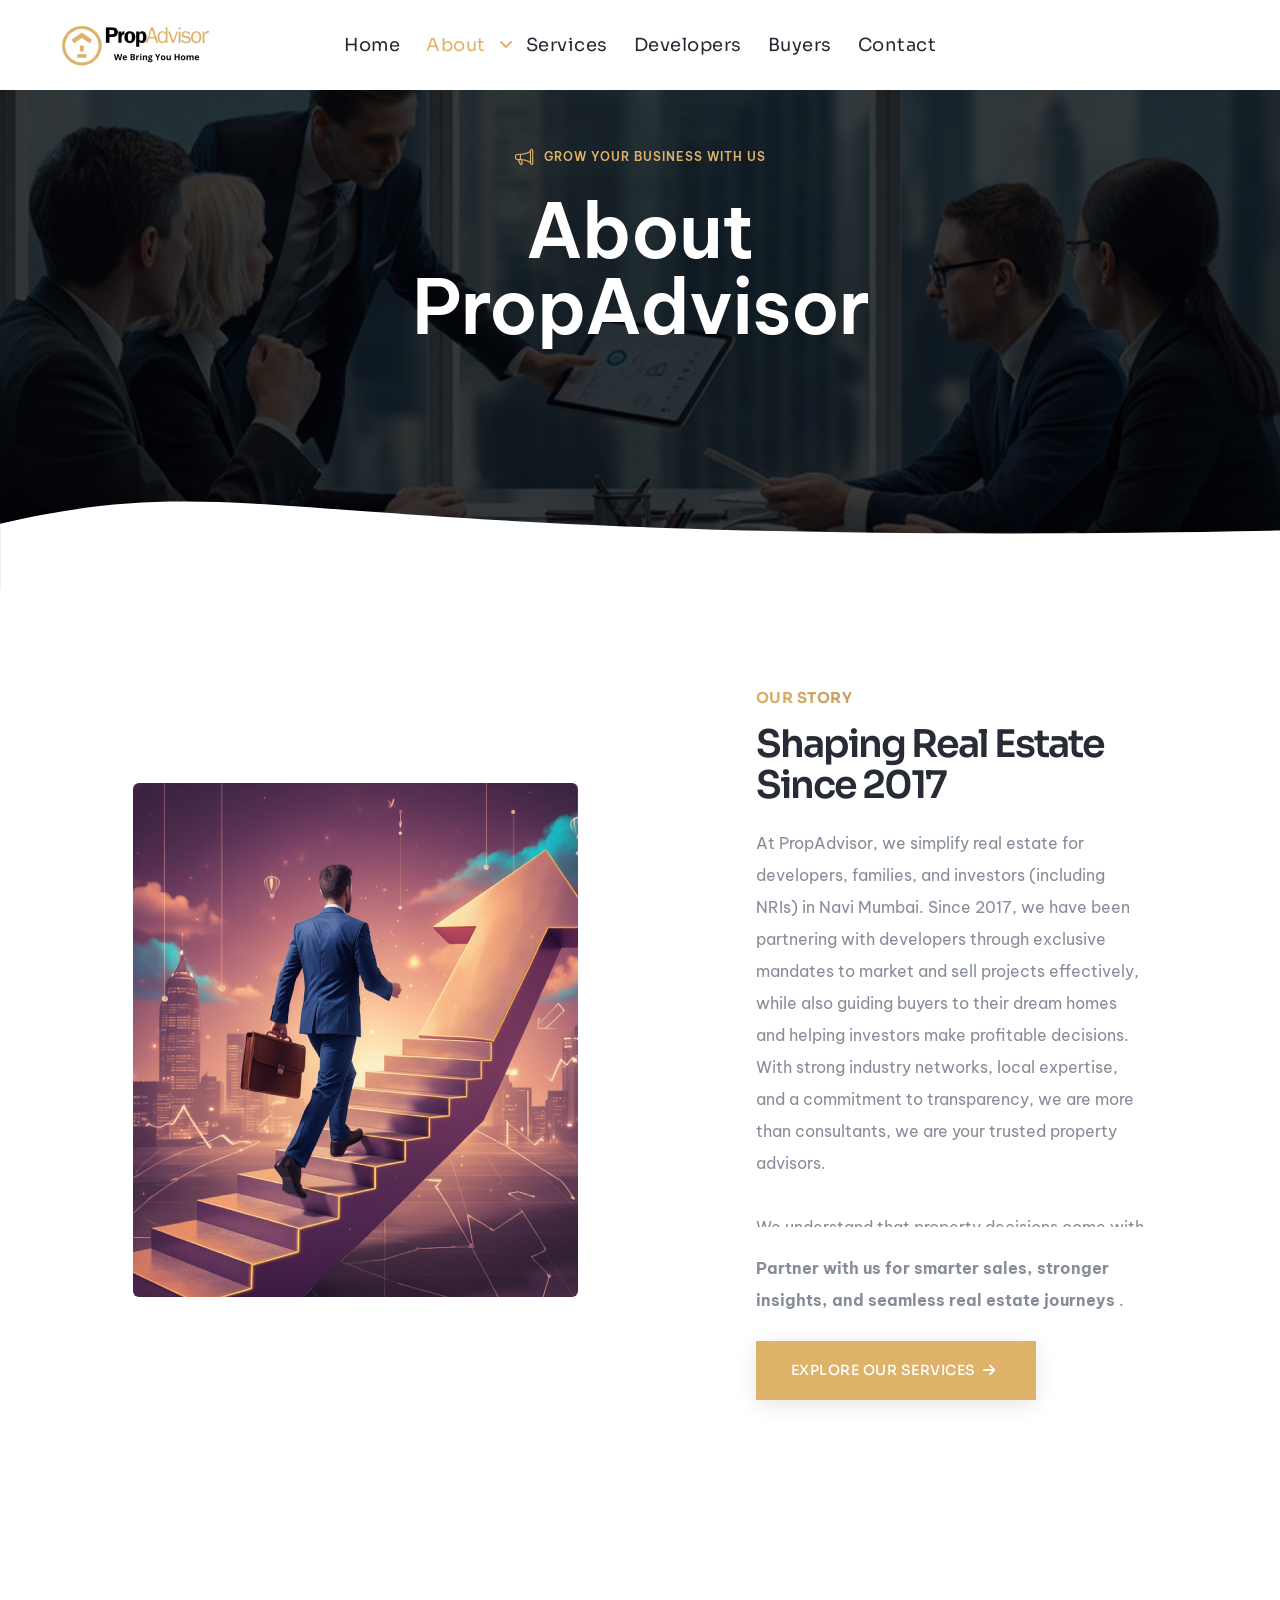
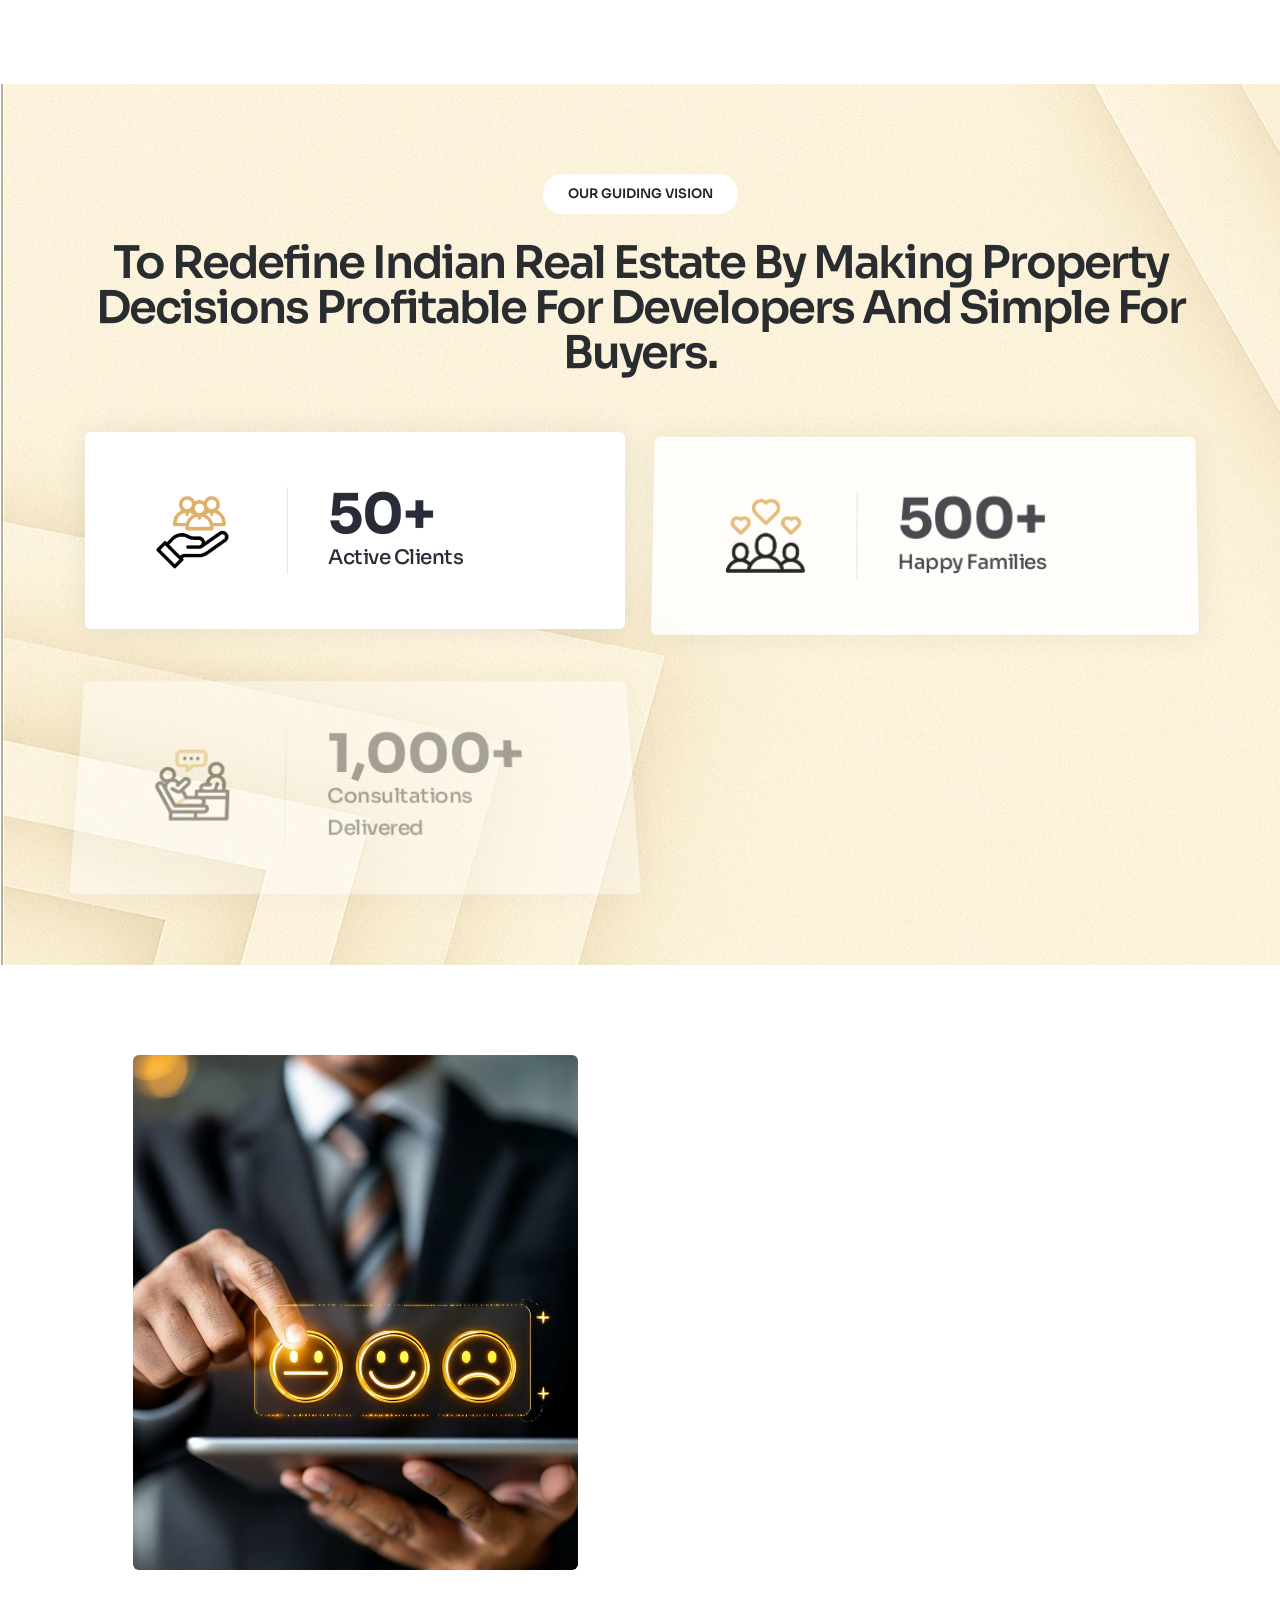
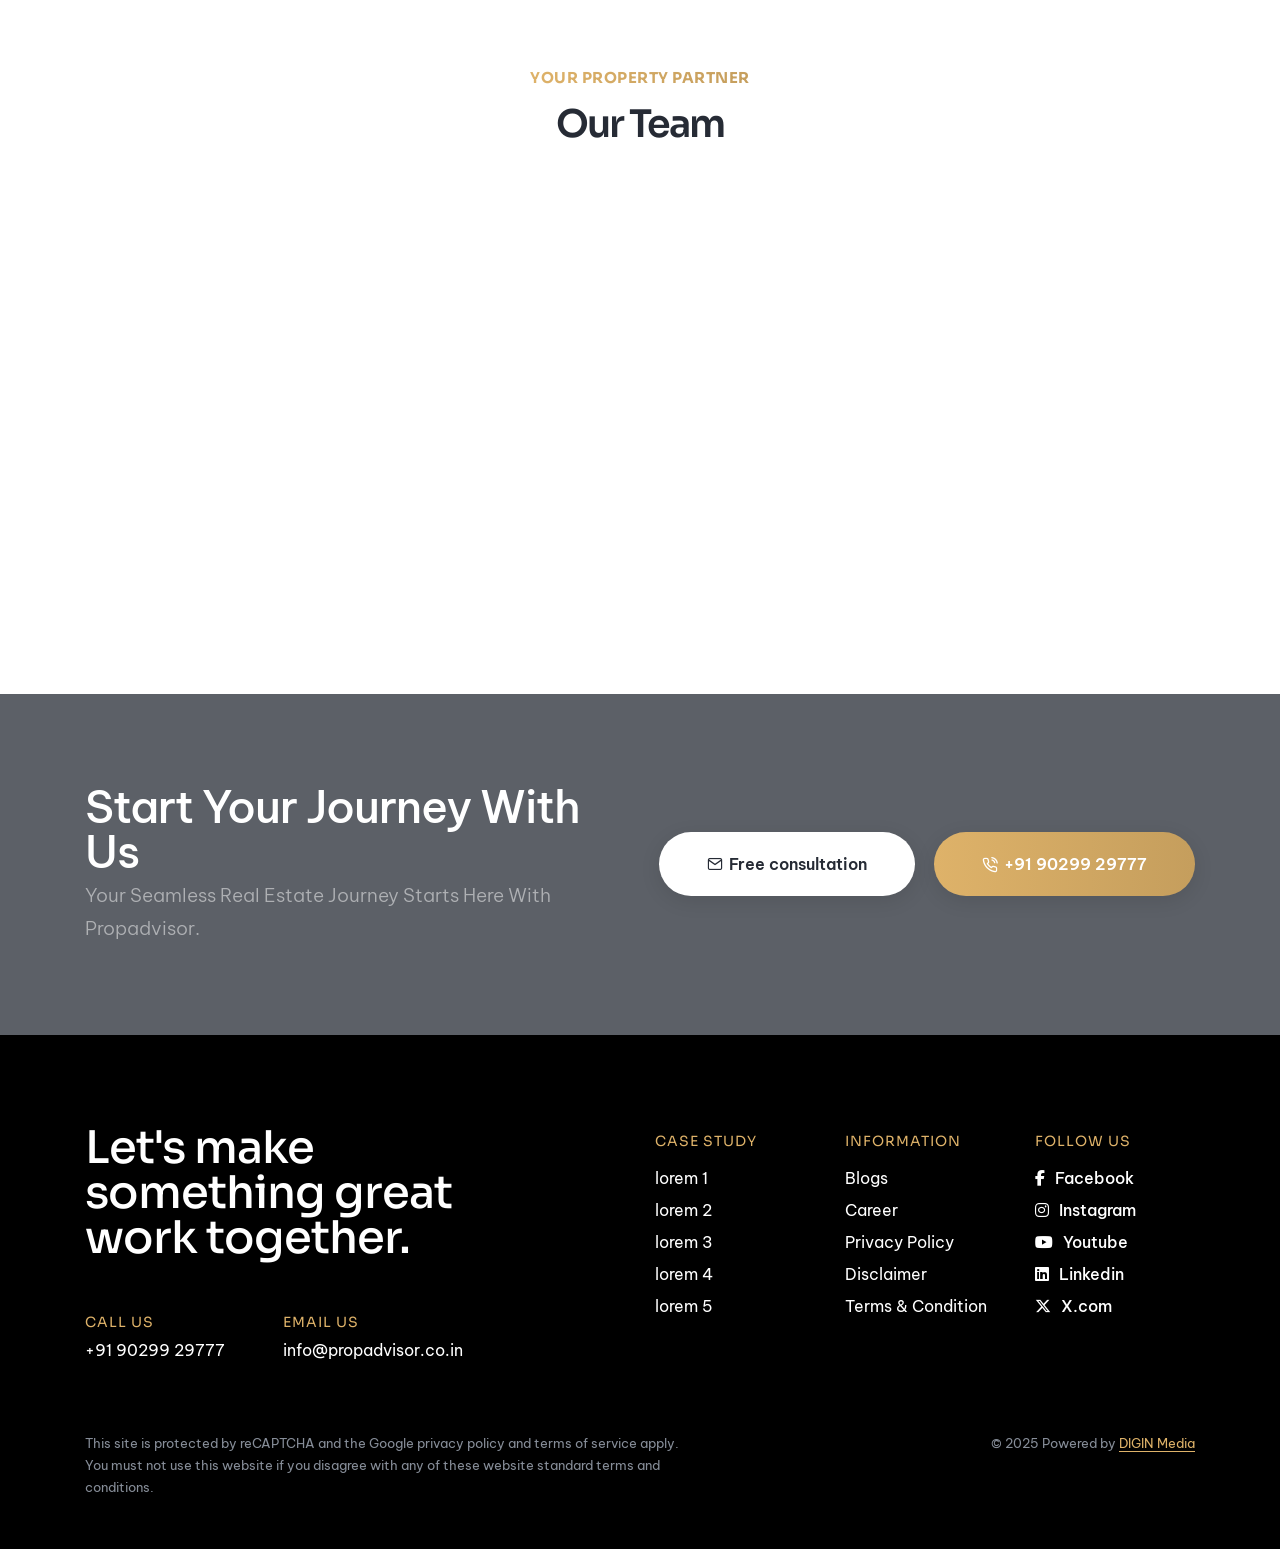
<file: about.html>
﻿<!DOCTYPE html>
<html class="no-js" lang="en">
  <head>
    <title>PropAdvisor - We Bring You Home</title>
    <meta charset="utf-8" />
    <meta http-equiv="X-UA-Compatible" content="IE=edge" />
    <meta name="author" content="PropAdvisor" />
    <meta name="viewport" content="width=device-width,initial-scale=1.0" />
    <meta name="description" content="We Bring You Home" />
    <!-- favicon icon -->
    <link rel="shortcut icon" href="img/icons/favicon.png" />
    <link rel="apple-touch-icon" href="img/icons/favicon.png" />
    <link rel="apple-touch-icon" sizes="72x72" href="img/icons/favicon.png" />
    <link rel="apple-touch-icon" sizes="114x114" href="img/icons/favicon.png" />
    <!-- google fonts preconnect -->
    <link rel="preconnect" href="https://fonts.googleapis.com" crossorigin />
    <link rel="preconnect" href="https://fonts.gstatic.com" crossorigin />
    <!-- style sheets and font icons -->
    <link rel="stylesheet" href="css/vendors.min.css" />
    <link rel="stylesheet" href="css/icon.min.css" />
    <link rel="stylesheet" href="css/style.css" />
    <link rel="stylesheet" href="css/responsive.css" />
    <link rel="stylesheet" href="css/business.css" />
    <link rel="stylesheet" href="css/my-styles.css" />
    <link rel="stylesheet" href="css/common-theme.css" />
  </head>
  <body
    data-mobile-nav-trigger-alignment="right"
    data-mobile-nav-style="modern"
    data-mobile-nav-bg-color="#000">
    <!-- start header -->
    <header>
      <!-- start navigation -->
      <nav
        class="navbar navbar-expand-lg header-light bg-white header-reverse"
        data-header-hover="light">
        <div class="container-fluid">
          <div class="col-auto col-xxl-3 col-lg-2 me-lg-0 me-auto">
            <a class="navbar-brand" href="index.html">
              <img
                src="img/logos/PropAdvisor_Logo_black.png"
                data-at2x="img/logos/PropAdvisor_Logo_black.png"
                alt=""
                class="default-logo" />
              <img
                src="img/logos/PropAdvisor_Logo_black.png"
                data-at2x="img/logos/PropAdvisor_Logo_black.png"
                alt=""
                class="alt-logo" />
              <img
                src="img/logos/PropAdvisor_Logo_black.png"
                data-at2x="img/logos/PropAdvisor_Logo_black.png"
                alt=""
                class="mobile-logo" />
            </a>
          </div>
          <div class="col-auto menu-order position-static">
            <button
              class="navbar-toggler float-start"
              type="button"
              data-bs-toggle="collapse"
              data-bs-target="#navbarNav"
              aria-controls="navbarNav"
              aria-label="Toggle navigation">
              <span class="navbar-toggler-line"></span>
              <span class="navbar-toggler-line"></span>
              <span class="navbar-toggler-line"></span>
              <span class="navbar-toggler-line"></span>
            </button>
            <div class="collapse navbar-collapse" id="navbarNav">
              <ul class="navbar-nav alt-font">
                <li class="nav-item">
                  <a href="index.html" class="nav-link">Home</a>
                </li>
                <li class="nav-item dropdown dropdown-with-icon-style02">
                  <a href="about.html" class="nav-link">About</a>
                  <i
                    class="fa-solid fa-angle-down"
                    id="navbarDropdownMenuLink"
                    role="button"
                    data-bs-toggle="dropdown"
                    aria-expanded="false"></i>
                  <ul
                    class="dropdown-menu"
                    aria-labelledby="navbarDropdownMenuLink">
                    <li>
                      <a href="our-life.html"
                        ><i class="bi bi-briefcase"></i>Life At PropAdvisor
                      </a>
                    </li>
                    <li>
                      <a href="case-studies.html"
                        ><i class="bi bi-clipboard-data"></i>Case Studies
                      </a>
                    </li>
                    <li>
                      <a href="blog.html"><i class="bi bi-peace"></i>Blogs</a>
                    </li>
                    <!-- <li>
                      <a href="demo-business-services-details.html"
                        ><i class="bi bi-bar-chart-line"></i>Market research</a
                      >
                    </li>
                    <li>
                      <a href="demo-business-services-details.html"
                        ><i class="bi bi-send-check"></i>Business campaign</a
                      >
                    </li>
                    <li>
                      <a href="demo-business-services-details.html"
                        ><i class="bi bi-globe2"></i>Digital solutions</a
                      >
                    </li> -->
                  </ul>
                </li>
                <li class="nav-item">
                  <a href="services.html" class="nav-link">Services </a>
                </li>

                <li class="nav-item">
                  <a href="developers.html" class="nav-link">Developers</a>
                </li>
                <li class="nav-item">
                  <a href="buyers.html" class="nav-link">Buyers</a>
                </li>
                <!-- <li class="nav-item">
                  <a href="projects.html" class="nav-link">Projects</a>
                </li> -->
                <li class="nav-item">
                  <a href="contact.html" class="nav-link">Contact</a>
                </li>
              </ul>
            </div>
          </div>
          <div
            class="col-auto col-xxl-3 col-lg-2 text-end pe-5 d-none d-sm-flex">
            <div class="header-icon">
              <!-- <div class="d-none d-xxl-inline-block me-25px xxl-me-10px">
                <div class="alt-font fs-15 xl-fs-13 widget-text fw-500">
                  <span
                    class="w-35px h-35px bg-base-color d-inline-block lh-36 me-10px border-radius-100px"
                    ><i class="feather icon-feather-phone me-10px"></i></span
                  ><a href="tel:1800222000" class="widget-text text-white-hover"
                    >1 800 222 000</a
                  >
                </div>
              </div> -->
              <!-- <div class="header-button">
                <a
                  href=""
                  class="btn btn-very-small btn-transparent-white-light btn-rounded"
                  >Get a quote</a
                >
              </div> -->
            </div>
          </div>
        </div>
      </nav>
      <!-- end navigation -->
    </header>
    <!-- end header -->

    <!-- start page title -->
    <section
      class="pt-0 cover-background ipad-top-space-margin sm-pb-0"
      style="background-image: url('img/about/about_head_banner.jpg')">
      <div class="shape-image-animation p-0 w-100 d-none d-md-block">
        <svg
          xmlns="http://www.w3.org/2000/svg"
          widht="3000"
          height="400"
          viewBox="0 180 2500 200"
          fill="#ffffff">
          <path
            class="st1"
            d="M 0 250 C 1200 400 1200 50 3000 250 L 3000 550 L 0 550 L 0 250">
            <animate
              attributeName="d"
              dur="5s"
              values="M 0 250 C 1200 400 1200 50 3000 250 L 3000 550 L 0 550 L 0 250;
                            M 0 250 C 400 50 400 400 3000 250 L 3000 550 L 0 550 L 0 250;
                            M 0 250 C 1200 400 1200 50 3000 250 L 3000 550 L 0 550 L 0 250"
              repeatCount="indefinite" />
          </path>
        </svg>
      </div>
      <div class="container">
        <div
          class="row align-items-center justify-content-center h-500px sm-h-300px">
          <div
            class="col-12 col-lg-6 col-md-10 position-relative text-center page-title-extra-large d-flex flex-wrap flex-column align-items-center justify-content-center"
            data-anime='{ "el": "childs", "translateY": [30, 0], "opacity": [0,1], "duration": 600, "delay": 0, "staggervalue": 300, "easing": "easeOutQuad" }'>
            <span
              class="ps-25px pe-25px pt-5px pb-5px mb-15px text-uppercase fs-12 ls-1px fw-600 border-radius-100px bg-gradient-dark-gray-transparent d-flex text-base-color"
              ><i class="bi bi-megaphone text-base-color icon-small me-10px"></i
              >Grow your business with us</span
            >
            <h1 class="mb-20px text-white fw-600 ls-minus-1px">
              About PropAdvisor
            </h1>
          </div>
        </div>
      </div>
    </section>
    <!-- end page title -->

    <!-- start section -->
    <section id="down-section zero_top">
      <div class="container">
        <div class="row align-items-center justify-content-center">
          <div
            class="col-lg-5 col-md-10 position-relative z-index-1 md-mb-40px">
            <div class="atropos" data-atropos>
              <div
                class="atropos-scale"
                data-anime='{ "translate": [0, 0], "opacity": [0,1], "duration": 600, "delay": 0, "staggervalue": 300, "easing": "easeOutQuad" }'>
                <div class="atropos-rotate">
                  <div class="atropos-inner">
                    <div data-atropos-offset="3">
                      <img
                        src="img/about/about_us_800x925_2.jpg"
                        class="border-radius-6px w-100"
                        alt="" />
                    </div>
                  </div>
                </div>
              </div>
            </div>
            <!-- <div
              class="absolute-middle-right md-absolute-middle-center right-minus-45px md-right-auto d-inline-block text-center z-index-9">
              <a
                href="https://www.youtube.com/watch?v=cfXHhfNy7tU"
                class="bg-white box-shadow-extra-large rounded-circle video-icon-box video-icon-extra-large popup-youtube d-inline-block"
                data-anime='{ "translate": [0, 0], "scale": [0,1], "duration": 1000, "delay": 300, "staggervalue": 300, "easing": "easeOutBack" }'>
                <span>
                  <span class="video-icon bg-white">
                    <i class="fa-solid fa-play text-base-color"></i>
                    <span class="video-icon-sonar">
                      <span
                        class="video-icon-sonar-bfr bg-base-color opacity-9"></span>
                    </span>
                  </span>
                </span>
              </a>
            </div> -->
          </div>
          <div
            class="col-xl-5 col-lg-6 offset-lg-1 col-md-9 ps-6 text-center text-lg-start lg-ps-15px"
            data-anime='{ "el": "childs", "translateY": [50, 0], "opacity": [0,1], "duration": 600, "delay": 0, "staggervalue": 300, "easing": "easeOutQuad" }'>
            <!-- <span
              class="bg-solitude-blue text-uppercase fs-13 ps-25px pe-25px alt-font fw-600 text-base-color lh-40 sm-lh-55 border-radius-100px d-inline-block mb-25px"
              >ABOUT
            </span>
            <h3
              class="fw-600 text-dark-gray ls-minus-2px alt-font sm-w-80 xs-w-100 mx-auto sm-mb-20px">
              Provide advanced business solutions.
            </h3> -->

            <div class="mb-10px">
              <!-- <span
                class="w-25px h-1px d-inline-block bg-base-color me-5px align-middle"></span> -->
              <span
                class="text-gradient-base-color fs-15 alt-font fw-700 ls-05px text-uppercase d-inline-block align-middle"
                >our story</span
              >
            </div>
            <h4 class="text-dark-gray alt-font fw-600 ls-minus-2px mb-20px">
              Shaping Real Estate Since 2017
            </h4>

            <p class="about_overflow_text">
              At PropAdvisor, we simplify real estate for developers, families,
              and investors (including NRIs) in Navi Mumbai. Since 2017, we have
              been partnering with developers through exclusive mandates to
              market and sell projects effectively, while also guiding buyers to
              their dream homes and helping investors make profitable decisions.
              With strong industry networks, local expertise, and a commitment
              to transparency, we are more than consultants, we are your trusted
              property advisors.
              <br />
              <br />
              We understand that property decisions come with doubts, from
              project sales challenges for developers to hidden costs and
              complex paperwork for buyers and investors. At PropAdvisor, we
              simplify every step of the property journey. With over 22
              nationalities and 25+ languages represented, we’re committed to
              making the real estate experience seamless and rewarding.
              <br />
              <br />
              As Navi Mumbai’s trusted partner in Sole Selling and Mandate
              Services, PropAdvisor brings expertise in sales management and
              real estate advisory under one roof. Our team of specialists in
              finance, legal, and real estate ensures projects are executed
              seamlessly, from budget-friendly homes priced at ₹7 Lakhs to
              luxury spaces worth ₹28 Crores.
              <br />
              <br />
              Operating across Mumbai and Navi Mumbai, we make property
              decisions simpler for developers through actionable market
              insights, and for buyers and investors through a clear and
              comprehensive approach. Developers gain stronger project
              positioning, while homebuyers discover spaces that fit their
              lifestyle.
              <br />
              <br />

              For developers, we go beyond sales. We offer actionable market
              insights into buyer preferences, pricing strategies, and design
              trends. With PropAdvisor, you don’t just sell projects, you create
              experiences that buyers value.
            </p>
            <p>
              <strong>
                Partner with us for smarter sales, stronger insights, and
                seamless real estate journeys
              </strong>
              .
            </p>
            <!-- <a
              href="services.html"
              class="btn btn-large btn-gold btn-box-shadow btn-rounded mt-15px sm-mt-10px"
              >Explore Our Services <i class="fa-solid fa-arrow-right"></i
            ></a> -->

            <a
              href="services.html"
              class="btn btn-large btn-dark-gray btn-switch-text btn-box-shadow border-1 left-icon me-10px sm-mb-15px sm-mt-15px">
              <span>
                <span class="btn-double-text" data-text="Explore Our Services"
                  >Explore Our Services
                </span>
                <span>&nbsp; <i class="fa-solid fa-arrow-right"></i></span>
              </span>
            </a>
          </div>
        </div>
        <div
          class="row align-items-center justify-content-center mt-7 ps-5 sm-mt-35px lg-ps-0 pe-5 lg-pe-0">
          <div class="col-md-6 col-sm-8 md-mb-35px">
            <div
              class="row align-items-center justify-content-center"
              data-anime='{ "translateY":[0, 0], "opacity": [0,1], "duration": 800, "delay": 0, "staggervalue": 100, "easing": "easeOutQuad" }'>
              <div class="col-auto">
                <span
                  class="alt-font text-dark-gray fw-600 fs-100 lg-fs-110 ls-minus-7px"
                  >10+</span
                >
              </div>
              <div class="col-5 col-xl-4 col-lg-5 col-sm-6">
                <h6 class="fw-500 text-dark-gray alt-font m-0 ls-minus-1px">
                  Years of Experience
                </h6>
              </div>
              <div
                class="col-3 col-xl-3 col-md-2 text-center d-none d-lg-inline-block">
                <span
                  class="fw-400 fs-110 text-base-color position-relative top-minus-10px"
                  >|</span
                >
              </div>
            </div>
          </div>
          <div class="col-lg-6 col-md-10 overflow-hidden">
            <div
              class="row align-items-center"
              data-anime='{ "el": "childs", "translateY":[0, 0], "opacity": [0,1], "duration": 800, "delay": 200, "staggervalue": 100, "easing": "easeOutQuad" }'>
              <div
                class="col-sm-6 last-paragraph-no-margin text-center xs-mb-35px">
                <h2 class="fw-700 text-dark-gray mb-5px alt-font">30+</h2>
                <span class="fs-18 alt-font ls-minus-05px fw-500 text-dark-gray"
                  >Partnered Developers</span
                >
                <p class="lh-24">Lorem simply text</p>
              </div>
              <div class="col-sm-6 last-paragraph-no-margin text-center">
                <h2 class="fw-700 text-dark-gray mb-5px alt-font">1500+</h2>
                <span class="fs-18 alt-font ls-minus-05px fw-500 text-dark-gray"
                  >Satisfied Buyers</span
                >
                <p class="lh-24">Lorem simply text</p>
              </div>
            </div>
          </div>
        </div>
      </div>
    </section>
    <!-- end section -->

    <!-- start Vision section -->
    <section
      class=""
      style="background-image: url(img/common/section_background_1080_99.jpg)">
      <div class="container">
        <div class="row justify-content-center mb-3">
          <div
            class="col-xl-12 col-lg-12 col-sm-8 text-center"
            data-anime='{ "el": "childs", "translateY": [30, 0], "opacity": [0,1], "duration": 600, "delay": 0, "staggervalue": 300, "easing": "easeOutQuad" }'>
            <span
              class="bg-white text-uppercase fs-13 ps-25px pe-25px alt-font fw-600 text-dark lh-40 sm-lh-55 border-radius-100px d-inline-block mb-25px"
              >Our Guiding Vision
            </span>
            <h3 class="alt-font text-dark fw-600 ls-minus-2px">
              To Redefine Indian Real Estate By Making Property Decisions
              Profitable For Developers And Simple For Buyers.
            </h3>
          </div>
        </div>
        <div
          class="row justify-content-center"
          data-anime='{ "el": "childs", "perspective": [1200,1200], "translateY": [30, 0], "scale": [1.05, 1], "rotateX": [30, 0], "opacity": [0,1], "duration": 800, "delay": 0, "staggervalue": 300, "easing": "easeOutQuad" }'>
          <!-- start fancy text box item -->
          <div class="col-lg-6 col-md-8 fancy-text-box-style-02 mb-30px">
            <div
              class="feature-box feature-box-left-icon-middle h-100 bg-white hover-box border-radius-6px ps-4 pe-4 pt-9 pb-9 box-shadow-extra-large box-shadow-extra-large-hover overflow-hidden">
              <div
                class="feature-box-icon ms-40px me-40px lg-ms-15px lg-me-15px">
                <img
                  src="img/common/animated_icons/human-resources.gif"
                  class="h-100px"
                  alt="" />
              </div>
              <div
                class="feature-box-content border-start border-color-extra-medium-gray ps-40px pe-40px lg-ps-15px lg-pe-15px last-paragraph-no-margin">
                <h2 class="alt-font text-dark-gray fw-700 ls-minus-1px mb-0">
                  50+
                </h2>
                <span
                  class="text-dark-gray fw-500 fs-20 xs-fs-18 alt-font ls-minus-05px"
                  >Active Clients</span
                >
                <!-- <p class="text-light-opacity">Lorem ipsum dolor amet</p> -->
              </div>
              <!-- <div class="feature-box-overlay bg-base-color"></div> -->
            </div>
          </div>
          <!-- end fancy text box item -->
          <!-- start fancy text box item -->
          <div class="col-lg-6 col-md-8 fancy-text-box-style-02 mb-30px">
            <div
              class="feature-box feature-box-left-icon-middle h-100 bg-white hover-box border-radius-6px ps-4 pe-4 pt-9 pb-9 box-shadow-extra-large box-shadow-extra-large-hover overflow-hidden">
              <div
                class="feature-box-icon ms-40px me-40px lg-ms-15px lg-me-15px">
                <img
                  src="img/common/animated_icons/fans.gif"
                  class="h-100px"
                  alt="" />
              </div>
              <div
                class="feature-box-content border-start border-color-extra-medium-gray ps-40px pe-40px lg-ps-15px lg-pe-15px last-paragraph-no-margin">
                <h2 class="alt-font text-dark-gray fw-700 ls-minus-1px mb-0">
                  500+
                </h2>
                <span
                  class="text-dark-gray fw-500 fs-20 xs-fs-18 alt-font ls-minus-05px">
                  Happy Families
                </span>
              </div>
              <!-- <div class="feature-box-overlay bg-base-color"></div> -->
            </div>
          </div>
          <!-- end fancy text box item -->
          <!-- start fancy text box item -->
          <div class="col-lg-6 col-md-8 fancy-text-box-style-02 md-mb-30px">
            <div
              class="feature-box feature-box-left-icon-middle h-100 bg-white hover-box border-radius-6px ps-4 pe-4 pt-9 pb-9 box-shadow-extra-large box-shadow-extra-large-hover overflow-hidden">
              <div
                class="feature-box-icon ms-40px me-40px lg-ms-15px lg-me-15px">
                <img
                  src="img/common/animated_icons/mentorship.gif"
                  class="h-100px"
                  alt="" />
              </div>
              <div
                class="feature-box-content border-start border-color-extra-medium-gray ps-40px pe-40px lg-ps-15px lg-pe-15px last-paragraph-no-margin">
                <h2 class="alt-font text-dark-gray fw-700 ls-minus-1px mb-0">
                  1,000+
                </h2>
                <span
                  class="text-dark-gray fw-500 fs-20 xs-fs-18 alt-font ls-minus-05px">
                  Consultations Delivered
                </span>
                <!-- <p class="text-light-opacity">Lorem ipsum dolor amet</p> -->
              </div>
              <!-- <div class="feature-box-overlay bg-base-color"></div> -->
            </div>
          </div>
          <!-- end fancy text box item -->
          <!-- start fancy text box item -->
          <div class="col-lg-6 col-md-8 fancy-text-box-style-02">
            <div
              class="feature-box feature-box-left-icon-middle h-100 bg-white hover-box border-radius-6px ps-4 pe-4 pt-9 pb-9 box-shadow-extra-large box-shadow-extra-large-hover overflow-hidden">
              <div
                class="feature-box-icon ms-40px me-40px lg-ms-15px lg-me-15px">
                <img
                  src="img/common/animated_icons/building.gif"
                  class="h-100px"
                  alt="" />
              </div>
              <div
                class="feature-box-content border-start border-color-extra-medium-gray ps-40px pe-40px lg-ps-15px lg-pe-15px last-paragraph-no-margin">
                <h2 class="alt-font text-dark-gray fw-700 ls-minus-1px mb-0">
                  100+
                </h2>

                <span class="text-dark-gray fw-500 fs-20 alt-font ls-minus-05px"
                  >Projects Handled
                </span>
                <!-- <p class="text-light-opacity">Lorem ipsum dolor amet</p> -->
              </div>
              <!-- <div class="feature-box-overlay bg-base-color"></div> -->
            </div>
          </div>
          <!-- end fancy text box item -->
        </div>
      </div>
    </section>
    <!-- end section -->

    <!-- start section -->
    <section id="down-section">
      <div class="container">
        <div class="row align-items-center justify-content-center">
          <div
            class="col-lg-5 col-md-10 position-relative z-index-1 md-mb-40px">
            <div class="atropos" data-atropos>
              <div
                class="atropos-scale"
                data-anime='{ "translate": [0, 0], "opacity": [0,1], "duration": 600, "delay": 0, "staggervalue": 300, "easing": "easeOutQuad" }'>
                <div class="atropos-rotate">
                  <div class="atropos-inner">
                    <div data-atropos-offset="3">
                      <img
                        src="img/buyers/buyers_800x925.jpg"
                        class="border-radius-6px w-100"
                        alt="" />
                    </div>
                  </div>
                </div>
              </div>
            </div>
            <!-- <div
              class="absolute-middle-right md-absolute-middle-center right-minus-45px md-right-auto d-inline-block text-center z-index-9">
              <a
                href="https://www.youtube.com/watch?v=cfXHhfNy7tU"
                class="bg-white box-shadow-extra-large rounded-circle video-icon-box video-icon-extra-large popup-youtube d-inline-block"
                data-anime='{ "translate": [0, 0], "scale": [0,1], "duration": 1000, "delay": 300, "staggervalue": 300, "easing": "easeOutBack" }'>
                <span>
                  <span class="video-icon bg-white">
                    <i class="fa-solid fa-play text-base-color"></i>
                    <span class="video-icon-sonar">
                      <span
                        class="video-icon-sonar-bfr bg-base-color opacity-9"></span>
                    </span>
                  </span>
                </span>
              </a>
            </div> -->
          </div>
          <div
            class="col-xl-5 col-lg-6 offset-lg-1 col-md-9 ps-1 text-center text-lg-start lg-ps-15px"
            data-anime='{ "el": "childs", "translateY": [50, 0], "opacity": [0,1], "duration": 600, "delay": 0, "staggervalue": 300, "easing": "easeOutQuad" }'>
            <!-- <span
              class="bg-solitude-blue text-uppercase fs-13 ps-25px pe-25px alt-font fw-600 text-base-color lh-40 sm-lh-55 border-radius-100px d-inline-block mb-25px"
              >Our Story</span
            > -->

            <span
              class="text-gradient-base-color fs-15 alt-font fw-700 ls-05px text-uppercase d-inline-block align-middle"
              >Our Mission</span
            >
            <h3
              class="fw-600 text-dark-gray ls-minus-2px alt-font sm-w-80 xs-w-100 mx-auto sm-mb-20px">
              Making Home Buying Transparent, Simple, and Stress-Free
            </h3>
            <p>
              Connecting the right buyers with the right developers for smart,
              seamless real estate decisions.
            </p>

            <!-- <a
              href="services.html"
              class="btn btn-large btn-gold btn-box-shadow btn-rounded mt-15px sm-mt-10px"
              >Our services<i class="fa-solid fa-arrow-right"></i
            ></a> -->

            <a
              href="services.html"
              class="btn btn-large btn-dark-gray btn-switch-text btn-box-shadow border-1 left-icon me-10px sm-mb-15px sm-mt-15px">
              <span>
                <span class="btn-double-text" data-text="Explore Our Services"
                  >Explore Our Services
                </span>
                <span>&nbsp; <i class="fa-solid fa-arrow-right"></i></span>
              </span>
            </a>
          </div>
        </div>
      </div>
    </section>
    <!-- end section -->
    <!-- start clients logo title section -->
    <section class="py-0">
      <div class="container text-center">
        <div class="mb-10px">
          <!-- <span
            class="w-25px h-1px d-inline-block bg-base-color me-5px align-middle"></span> -->
          <span
            class="text-gradient-base-color fs-15 alt-font fw-700 ls-05px text-uppercase d-inline-block align-middle"
            >Your Property Partner</span
          >
        </div>
        <h4 class="text-dark-gray alt-font fw-600 ls-minus-2px mb-20px">
          Our Team
        </h4>
      </div>
    </section>
    <!-- end clients logo title section -->

    <!-- start section -->
    <section class="pb-3">
      <div class="container-fluid p-0">
        <div
          class="row row-cols-1 row-cols-lg-4 row-cols-sm-2 g-0 justify-content-center gap-3"
          data-anime='{ "el": "childs", "translateY": [30, 0], "rotateX":[30, 0], "opacity": [0,1], "duration": 600, "delay":0, "staggervalue": 300, "easing": "easeOutQuad" }'>
          <!-- start team member item -->
          <div class="col team-style-10 md-ps-15px md-pe-15px md-mb-30px">
            <figure class="mb-0 position-relative overflow-hidden">
              <img src="img/about/profile_photo_1.jpg" class="w-100" alt="" />
              <img
                src="img/about/profile_photo_2.jpg"
                class="hover-switch-image"
                alt="" />
              <figcaption class="w-100 h-100 d-flex flex-wrap">
                <div
                  class="social-icon d-flex flex-column flex-shrink-1 mb-auto p-30px ms-auto">
                  <a href="" target="_blank" class="text-white bg-dark-gray"
                    ><i class="fa-brands fa-linkedin icon-small"></i
                  ></a>
                </div>
                <div
                  class="team-member-strip w-100 mt-auto d-flex align-items-center pt-15px pb-15px ps-30px pe-30px bg-white">
                  <span
                    class="team-member-name fw-600 alt-font text-dark-gray fs-18 ls-minus-05px"
                    >Jeremy dupont</span
                  >
                  <span class="member-designation fs-15 lh-20 ms-auto alt-font"
                    >Founder</span
                  >
                </div>
              </figcaption>
            </figure>
          </div>
          <!-- end team member item -->

          <!-- start team member item -->
          <div class="col team-style-10 md-ps-15px md-pe-15px md-mb-30px">
            <figure class="mb-0 position-relative overflow-hidden">
              <img src="img/about/profile_photo_2.jpg" class="w-100" alt="" />
              <img
                src="img/about/profile_photo_1.jpg"
                class="hover-switch-image"
                alt="" />
              <figcaption class="w-100 h-100 d-flex flex-wrap">
                <div
                  class="social-icon d-flex flex-column flex-shrink-1 mb-auto p-30px ms-auto">
                  <a href="" target="_blank" class="text-white bg-dark-gray"
                    ><i class="fa-brands fa-linkedin icon-small"></i
                  ></a>
                </div>
                <div
                  class="team-member-strip w-100 mt-auto d-flex align-items-center pt-15px pb-15px ps-30px pe-30px bg-white">
                  <span
                    class="team-member-name fw-600 alt-font text-dark-gray fs-18 ls-minus-05px"
                    >Jeremy dupont</span
                  >
                  <span class="member-designation fs-15 lh-20 ms-auto alt-font"
                    >Developer</span
                  >
                </div>
              </figcaption>
            </figure>
          </div>
          <!-- end team member item -->
          <!-- start team member item -->
          <div class="col team-style-10 md-ps-15px md-pe-15px md-mb-30px">
            <figure class="mb-0 position-relative overflow-hidden">
              <img src="img/about/profile_photo_1.jpg" class="w-100" alt="" />
              <img
                src="img/about/profile_photo_2.jpg"
                class="hover-switch-image"
                alt="" />
              <figcaption class="w-100 h-100 d-flex flex-wrap">
                <div
                  class="social-icon d-flex flex-column flex-shrink-1 mb-auto p-30px ms-auto">
                  <a href="" target="_blank" class="text-white bg-dark-gray"
                    ><i class="fa-brands fa-linkedin icon-small"></i
                  ></a>
                </div>
                <div
                  class="team-member-strip w-100 mt-auto d-flex align-items-center pt-15px pb-15px ps-30px pe-30px bg-white">
                  <span
                    class="team-member-name fw-600 alt-font text-dark-gray fs-18 ls-minus-05px"
                    >Jeremy dupont</span
                  >
                  <span class="member-designation fs-15 lh-20 ms-auto alt-font"
                    >Designer</span
                  >
                </div>
              </figcaption>
            </figure>
          </div>
          <!-- end team member item -->
        </div>
      </div>
    </section>
    <!-- end section -->
    <!-- start section -->
    <section
      data-parallax-background-ratio="0.5"
      style="background-image: url('img/cta/cta_bg_sky_scapper_2.jpg')">
      <div class="opacity-medium bg-slate-blue"></div>
      <div class="container position-relative">
        <div class="row align-items-center justify-content-center">
          <!-- start footer column -->
          <div class="col-xl-6 text-center text-xl-start lg-mb-30px">
            <h3 class="text-white mb-5px fw-500 ls-minus-1px">
              Start Your Journey With Us
            </h3>
            <span class="fs-19 widget-text opacity-5 fw-300"
              >Your Seamless Real Estate Journey Starts Here With
              Propadvisor.</span
            >
          </div>
          <!-- end footer column -->
          <!-- start footer column -->
          <div class="col-xl-6 text-center text-xl-end">
            <a
              href="#"
              class="btn btn-extra-large btn-white left-icon btn-box-shadow btn-rounded text-transform-none fw-600 primary-font ls-0px d-inline-block align-middle me-15px xs-m-10px"
              ><i class="feather icon-feather-mail"></i>Free consultation</a
            >
            <a
              href="tel:+919029929777"
              class="btn btn-extra-large btn-gradient-prop-theme left-icon btn-box-shadow btn-rounded fw-600 primary-font ls-0px d-inline-block align-middle xs-m-10px"
              ><i class="feather icon-feather-phone-call"></i>+91 90299 29777</a
            >
          </div>
          <!-- end footer column -->
        </div>
      </div>
    </section>
    <!-- end section -->

    <!-- start footer -->
    <footer class="bg-black pb-4 sm-pb-50px" style="background-image: url()">
      <div class="container">
        <div class="row mb-6">
          <div class="col-lg-5 col-md-6 sm-mb-30px order-2 order-md-1">
            <h3
              class="text-white fw-500 alt-font mb-50px ls-minus-1px sm-mb-30px">
              Let's make something great work together.
            </h3>
            <div class="row">
              <div class="col-lg-5 col-6 footer_text-white">
                <span
                  class="alt-font fs-14 text-uppercase d-block text-base-color ls-1px lh-24"
                  >Call us</span
                >
                <a href="tel:+91 90299 29777">+91 90299 29777</a>
              </div>
              <div class="col-lg-6 col-6 footer_text-white">
                <span
                  class="alt-font fs-14 text-uppercase d-block text-base-color ls-1px lh-24"
                  >Email Us</span
                >
                <a href="mailto:info@propadvisor.co.in"
                  >info@propadvisor.co.in</a
                >
              </div>
            </div>
          </div>
          <div class="col-md-2 offset-lg-1 col-6 order-3 order-md-2">
            <span
              class="alt-font fs-14 text-uppercase mb-5px d-block text-base-color ls-1px"
              >Case study</span
            >
            <ul class="footer_text-white">
              <li><a href="">lorem 1 </a></li>
              <li><a href="">lorem 2</a></li>
              <li><a href="">lorem 3</a></li>
              <li><a href="">lorem 4</a></li>
              <li><a href="">lorem 5</a></li>
            </ul>
          </div>
          <div class="col-md-2 col-6 order-3 order-md-3">
            <span
              class="alt-font fs-14 text-uppercase mb-5px d-block text-base-color ls-1px"
              >information</span
            >
            <ul class="footer_text-white">
              <li>
                <a href="" target="_blank">Blogs</a>
              </li>
              <li>
                <a href="" target="_blank">Career</a>
              </li>
              <li>
                <a href="" target="_blank">Privacy Policy </a>
              </li>
              <li>
                <a href="" target="_blank">Disclaimer </a>
              </li>
              <li>
                <a href="" target="_blank">Terms & Condition</a>
              </li>
            </ul>
          </div>
          <div class="col-md-2 order-1 order-md-4 sm-mb-30px">
            <div
              class="col-lg-12 col-md-12 col-sm-12 elements-social social-icon-style-10 text-white">
              <span
                class="alt-font fs-14 text-uppercase mb-5px d-block text-base-color ls-1px"
                >Follow Us</span
              >
              <ul class="">
                <li class="me-30px">
                  <a
                    class="facebook"
                    href="https://www.facebook.com/"
                    target="_blank">
                    <i class="fa-brands fa-facebook-f me-10px"></i>
                    <span class="fw-500">Facebook</span>
                  </a>
                </li>
                <li>
                  <a
                    class="instagram"
                    href="http://www.instagram.com"
                    target="_blank">
                    <i class="fa-brands fa-instagram me-10px"></i>
                    <span class="fw-500">Instagram</span>
                  </a>
                </li>

                <li class="me-30px">
                  <a
                    class="youtube"
                    href="http://www.youtube.com"
                    target="_blank">
                    <i class="fa-brands fa-youtube me-10px"></i>
                    <span class="fw-500">Youtube</span>
                  </a>
                </li>
                <li class="me-30px">
                  <a
                    class="youtube"
                    href="http://www.youtube.com"
                    target="_blank">
                    <i class="fa-brands fa-linkedin me-10px"></i>
                    <span class="fw-500">Linkedin</span>
                  </a>
                </li>
                <li class="me-30px">
                  <a class="twitter" href="http://www.x.com" target="_blank">
                    <i class="fa-brands fa-x-twitter me-10px"></i>
                    <span class="fw-500">X.com</span>
                  </a>
                </li>
              </ul>
            </div>
          </div>
        </div>
        <div class="row">
          <div class="col-md-7 last-paragraph-no-margin">
            <p class="fs-13 lh-22 w-95 sm-w-100">
              This site is protected by reCAPTCHA and the Google privacy policy
              and terms of service apply. You must not use this website if you
              disagree with any of these website standard terms and conditions.
            </p>
          </div>
          <div class="col-md-5 text-md-end sm-mt-15px last-paragraph-no-margin">
            <p class="fs-13 lh-22">
              &copy; 2025 Powered by
              <a
                href="https://letsdigin.in/"
                target="_blank"
                class="text-decoration-line-bottom text-base-color"
                >DIGIN Media</a
              >
            </p>
          </div>
        </div>
      </div>
    </footer>
    <!-- end footer -->

    <!-- start scroll progress -->
    <div class="scroll-progress d-none d-xxl-block">
      <a href="#" class="scroll-top" aria-label="scroll">
        <span class="scroll-text">Scroll</span
        ><span class="scroll-line"><span class="scroll-point"></span></span>
      </a>
    </div>
    <!-- end scroll progress -->
    <!-- javascript libraries -->
    <script type="text/javascript" src="js/jquery.js"></script>
    <script type="text/javascript" src="js/vendors.min.js"></script>
    <script type="text/javascript" src="js/main.js"></script>
  </body>
</html>
</file>
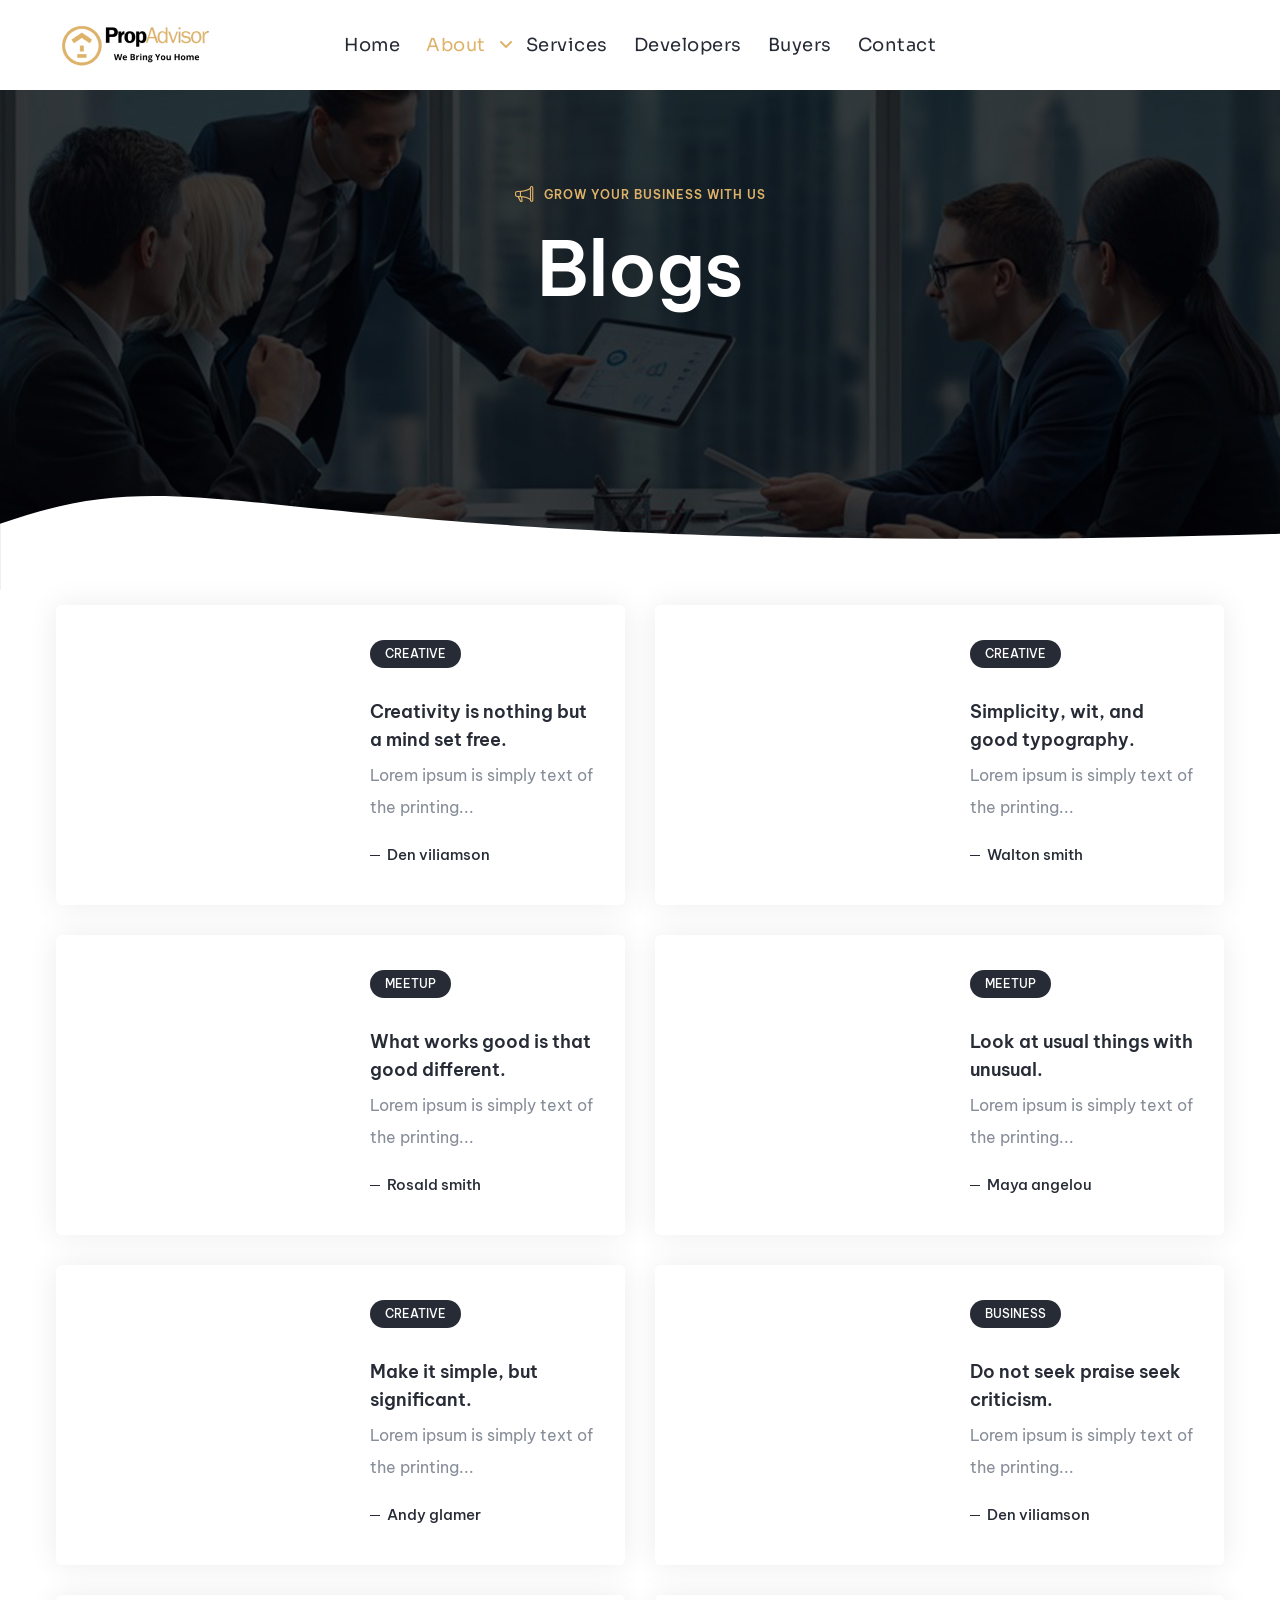
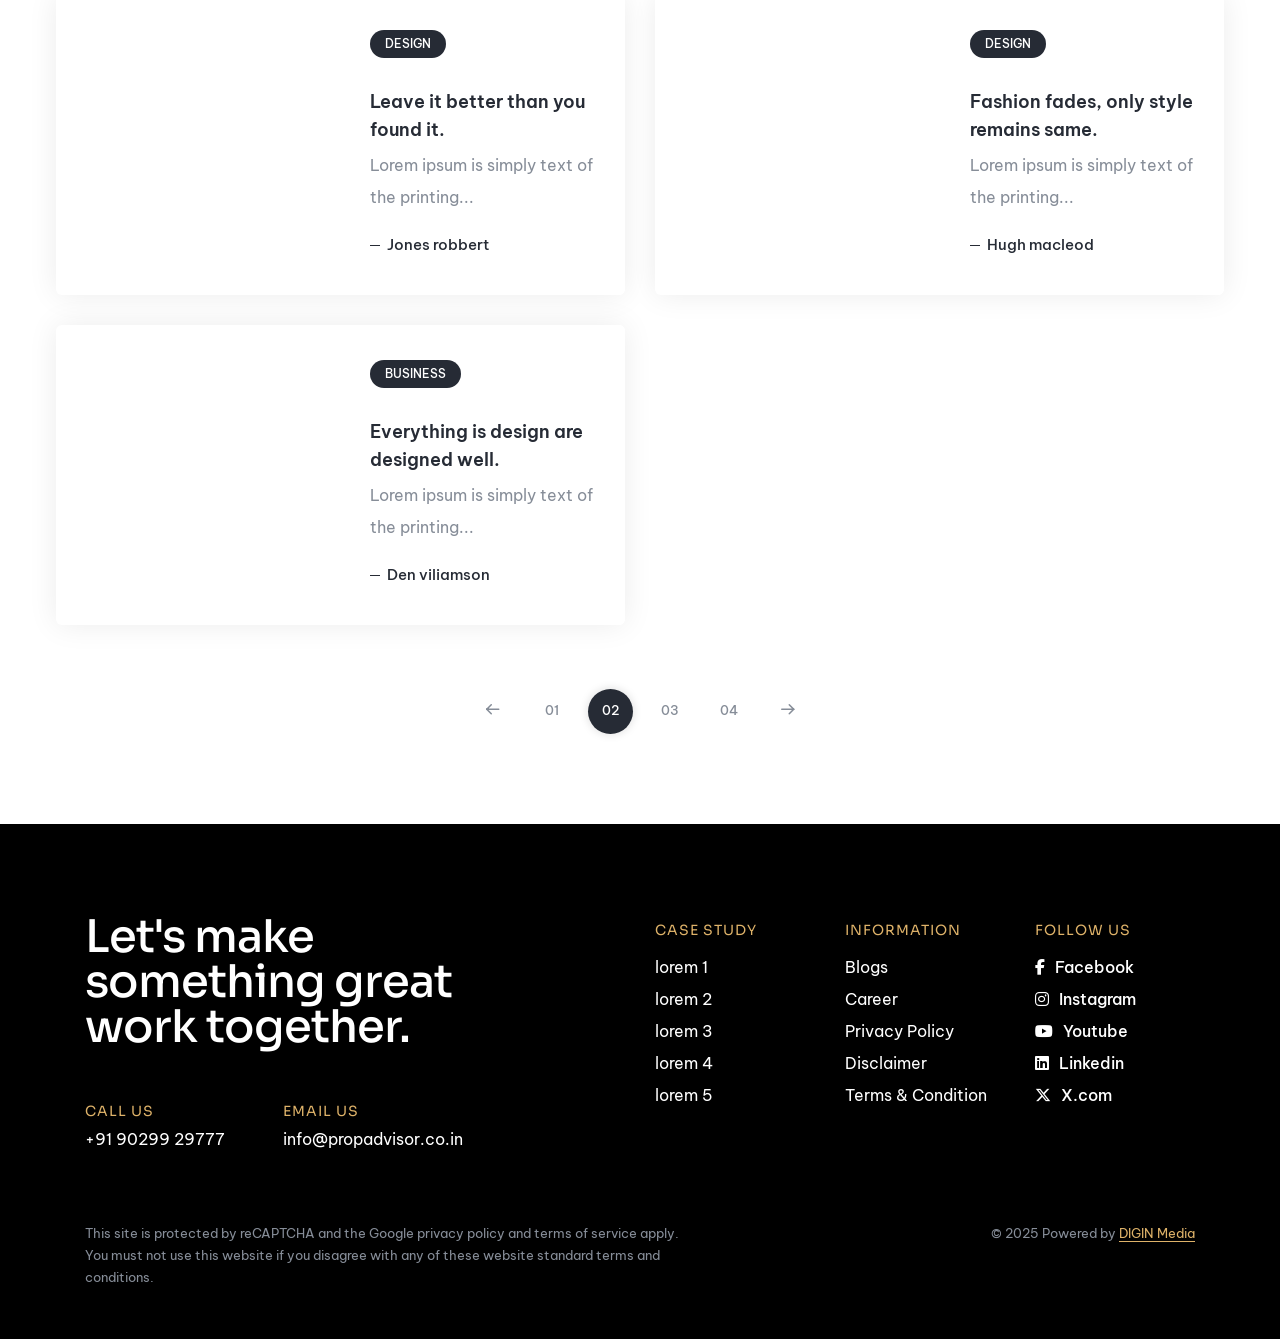
<file: blog.html>
<!DOCTYPE html>
<html class="no-js" lang="en">
  <head>
    <title>PropAdvisor - We Bring You Home</title>
    <meta charset="utf-8" />
    <meta http-equiv="X-UA-Compatible" content="IE=edge" />
    <meta name="author" content="PropAdvisor" />
    <meta name="viewport" content="width=device-width,initial-scale=1.0" />
    <meta name="description" content="We Bring You Home" />
    <!-- favicon icon -->
    <link rel="shortcut icon" href="img/icons/favicon.png" />
    <link rel="apple-touch-icon" href="img/icons/favicon.png" />
    <link rel="apple-touch-icon" sizes="72x72" href="img/icons/favicon.png" />
    <link rel="apple-touch-icon" sizes="114x114" href="img/icons/favicon.png" />
    <!-- google fonts preconnect -->
    <link rel="preconnect" href="https://fonts.googleapis.com" crossorigin />
    <link rel="preconnect" href="https://fonts.gstatic.com" crossorigin />
    <!-- style sheets and font icons -->
    <link rel="stylesheet" href="css/vendors.min.css" />
    <link rel="stylesheet" href="css/icon.min.css" />
    <link rel="stylesheet" href="css/style.css" />
    <link rel="stylesheet" href="css/responsive.css" />
    <link rel="stylesheet" href="css/business.css" />
    <link rel="stylesheet" href="css/my-styles.css" />
    <link rel="stylesheet" href="css/common-theme.css" />
  </head>
  <body
    data-mobile-nav-trigger-alignment="right"
    data-mobile-nav-style="modern"
    data-mobile-nav-bg-color="#000">
    <!-- start header -->
    <header>
      <!-- start navigation -->
      <nav
        class="navbar navbar-expand-lg header-light bg-white header-reverse"
        data-header-hover="light">
        <div class="container-fluid">
          <div class="col-auto col-xxl-3 col-lg-2 me-lg-0 me-auto">
            <a class="navbar-brand" href="index.html">
              <img
                src="img/logos/PropAdvisor_Logo_black.png"
                data-at2x="img/logos/PropAdvisor_Logo_black.png"
                alt=""
                class="default-logo" />
              <img
                src="img/logos/PropAdvisor_Logo_black.png"
                data-at2x="img/logos/PropAdvisor_Logo_black.png"
                alt=""
                class="alt-logo" />
              <img
                src="img/logos/PropAdvisor_Logo_black.png"
                data-at2x="img/logos/PropAdvisor_Logo_black.png"
                alt=""
                class="mobile-logo" />
            </a>
          </div>
          <div class="col-auto menu-order position-static">
            <button
              class="navbar-toggler float-start"
              type="button"
              data-bs-toggle="collapse"
              data-bs-target="#navbarNav"
              aria-controls="navbarNav"
              aria-label="Toggle navigation">
              <span class="navbar-toggler-line"></span>
              <span class="navbar-toggler-line"></span>
              <span class="navbar-toggler-line"></span>
              <span class="navbar-toggler-line"></span>
            </button>
            <div class="collapse navbar-collapse" id="navbarNav">
              <ul class="navbar-nav alt-font">
                <li class="nav-item">
                  <a href="index.html" class="nav-link">Home</a>
                </li>
                <li class="nav-item dropdown dropdown-with-icon-style02">
                  <a href="about.html" class="nav-link">About</a>
                  <i
                    class="fa-solid fa-angle-down"
                    id="navbarDropdownMenuLink"
                    role="button"
                    data-bs-toggle="dropdown"
                    aria-expanded="false"></i>
                  <ul
                    class="dropdown-menu"
                    aria-labelledby="navbarDropdownMenuLink">
                    <li>
                      <a href="our-life.html"
                        ><i class="bi bi-briefcase"></i>Life At PropAdvisor
                      </a>
                    </li>
                    <li>
                      <a href="case-studies.html"
                        ><i class="bi bi-clipboard-data"></i>Case Studies
                      </a>
                    </li>
                    <li>
                      <a href="blog.html"><i class="bi bi-peace"></i>Blogs</a>
                    </li>
                    <!-- <li>
                      <a href="demo-business-services-details.html"
                        ><i class="bi bi-bar-chart-line"></i>Market research</a
                      >
                    </li>
                    <li>
                      <a href="demo-business-services-details.html"
                        ><i class="bi bi-send-check"></i>Business campaign</a
                      >
                    </li>
                    <li>
                      <a href="demo-business-services-details.html"
                        ><i class="bi bi-globe2"></i>Digital solutions</a
                      >
                    </li> -->
                  </ul>
                </li>
                <li class="nav-item">
                  <a href="services.html" class="nav-link">Services </a>
                </li>

                <li class="nav-item">
                  <a href="developers.html" class="nav-link">Developers</a>
                </li>
                <li class="nav-item">
                  <a href="buyers.html" class="nav-link">Buyers</a>
                </li>
                <!-- <li class="nav-item">
                  <a href="projects.html" class="nav-link">Projects</a>
                </li> -->
                <li class="nav-item">
                  <a href="contact.html" class="nav-link">Contact</a>
                </li>
              </ul>
            </div>
          </div>
          <div
            class="col-auto col-xxl-3 col-lg-2 text-end pe-5 d-none d-sm-flex">
            <div class="header-icon">
              <!-- <div class="d-none d-xxl-inline-block me-25px xxl-me-10px">
                <div class="alt-font fs-15 xl-fs-13 widget-text fw-500">
                  <span
                    class="w-35px h-35px bg-base-color d-inline-block lh-36 me-10px border-radius-100px"
                    ><i class="feather icon-feather-phone me-10px"></i></span
                  ><a href="tel:1800222000" class="widget-text text-white-hover"
                    >1 800 222 000</a
                  >
                </div>
              </div> -->
              <!-- <div class="header-button">
                <a
                  href=""
                  class="btn btn-very-small btn-transparent-white-light btn-rounded"
                  >Get a quote</a
                >
              </div> -->
            </div>
          </div>
        </div>
      </nav>
      <!-- end navigation -->
    </header>
    <!-- end header -->

    <!-- start page title -->
    <section
      class="pt-0 cover-background ipad-top-space-margin sm-pb-0"
      style="background-image: url('img/about/about_head_banner.jpg')">
      <div class="shape-image-animation p-0 w-100 d-none d-md-block">
        <svg
          xmlns="http://www.w3.org/2000/svg"
          widht="3000"
          height="400"
          viewBox="0 180 2500 200"
          fill="#ffffff">
          <path
            class="st1"
            d="M 0 250 C 1200 400 1200 50 3000 250 L 3000 550 L 0 550 L 0 250">
            <animate
              attributeName="d"
              dur="5s"
              values="M 0 250 C 1200 400 1200 50 3000 250 L 3000 550 L 0 550 L 0 250;
                            M 0 250 C 400 50 400 400 3000 250 L 3000 550 L 0 550 L 0 250;
                            M 0 250 C 1200 400 1200 50 3000 250 L 3000 550 L 0 550 L 0 250"
              repeatCount="indefinite" />
          </path>
        </svg>
      </div>
      <div class="container">
        <div
          class="row align-items-center justify-content-center h-500px sm-h-300px">
          <div
            class="col-12 col-lg-6 col-md-10 position-relative text-center page-title-extra-large d-flex flex-wrap flex-column align-items-center justify-content-center"
            data-anime='{ "el": "childs", "translateY": [30, 0], "opacity": [0,1], "duration": 600, "delay": 0, "staggervalue": 300, "easing": "easeOutQuad" }'>
            <span
              class="ps-25px pe-25px pt-5px pb-5px mb-15px text-uppercase fs-12 ls-1px fw-600 border-radius-100px bg-gradient-dark-gray-transparent d-flex text-base-color"
              ><i class="bi bi-megaphone text-base-color icon-small me-10px"></i
              >Grow your business with us</span
            >
            <h1 class="mb-20px text-white fw-600 ls-minus-1px">Blogs</h1>
          </div>
        </div>
      </div>
    </section>
    <!-- end page title -->

    <!-- start section -->
    <section class="pt-0 ps-4 pe-4 xl-ps-2 xl-pe-2 lg-px-0">
      <div class="container-fluid">
        <div class="row">
          <div class="col-12">
            <ul
              class="blog-side-image blog-wrapper grid-loading grid grid-3col xxl-grid-2col xl-grid-2col lg-grid-2col md-grid-1col sm-grid-1col xs-grid-1col gutter-extra-large">
              <li class="grid-sizer"></li>
              <!-- start blog item -->
              <li class="grid-item">
                <div
                  class="blog-box d-md-flex d-block flex-row h-100 border-radius-6px overflow-hidden box-shadow-extra-large">
                  <div
                    class="blog-image w-50 sm-w-100 cover-background"
                    style="
                      background-image: url('https://picsum.photos/1000/1000?random=1');
                    ">
                    <a
                      href="case-study-1.html"
                      class="blog-post-image-overlay"></a>
                  </div>
                  <div
                    class="blog-content w-50 sm-w-100 pt-50px pb-40px ps-40px pe-40px xl-p-30px bg-white d-flex flex-column justify-content-center align-items-start last-paragraph-no-margin">
                    <a
                      href="case-study-1.html"
                      class="categories-btn bg-dark-gray text-white text-uppercase fw-500 mb-30px"
                      >Creative</a
                    >
                    <a
                      href="case-study-1.html"
                      class="card-title text-dark-gray text-dark-gray-hover mb-5px fw-600 fs-18 lh-28"
                      >Creativity is nothing but a mind set free.</a
                    >
                    <p>Lorem ipsum is simply text of the printing...</p>
                    <div class="mt-15px">
                      <span class="separator bg-dark-gray"></span
                      ><a
                        href="case-study-1.html"
                        class="text-dark-gray text-dark-gray-hover d-inline-block fs-15 fw-500 fw-500"
                        >Den viliamson</a
                      >
                    </div>
                  </div>
                </div>
              </li>
              <!-- end blog item -->
              <!-- start blog item -->
              <li class="grid-item">
                <div
                  class="blog-box d-md-flex d-block flex-row h-100 border-radius-6px overflow-hidden box-shadow-extra-large">
                  <div
                    class="blog-image w-50 sm-w-100 cover-background"
                    style="
                      background-image: url('https://picsum.photos/1000/1000?random=2');
                    ">
                    <a
                      href="case-study-1.html"
                      class="blog-post-image-overlay"></a>
                  </div>
                  <div
                    class="blog-content w-50 sm-w-100 pt-50px pb-40px ps-40px pe-40px xl-p-30px bg-white d-flex flex-column justify-content-center align-items-start last-paragraph-no-margin">
                    <a
                      href="case-study-1.html"
                      class="categories-btn bg-dark-gray text-white text-uppercase fw-500 mb-30px"
                      >Creative</a
                    >
                    <a
                      href="case-study-1.html"
                      class="card-title text-dark-gray text-dark-gray-hover mb-5px fw-600 fs-18 lh-28"
                      >Simplicity, wit, and good typography.</a
                    >
                    <p>Lorem ipsum is simply text of the printing...</p>
                    <div class="mt-15px">
                      <span class="separator bg-dark-gray"></span
                      ><a
                        href="case-study-1.html"
                        class="text-dark-gray text-dark-gray-hover d-inline-block fs-15 fw-500 fw-500"
                        >Walton smith</a
                      >
                    </div>
                  </div>
                </div>
              </li>
              <!-- end blog item -->
              <!-- start blog item -->
              <li class="grid-item">
                <div
                  class="blog-box d-md-flex d-block flex-row h-100 border-radius-6px overflow-hidden box-shadow-extra-large">
                  <div
                    class="blog-image w-50 sm-w-100 cover-background"
                    style="
                      background-image: url('https://picsum.photos/1000/1000?random=3');
                    ">
                    <a
                      href="case-study-1.html"
                      class="blog-post-image-overlay"></a>
                  </div>
                  <div
                    class="blog-content w-50 sm-w-100 pt-50px pb-40px ps-40px pe-40px xl-p-30px bg-white d-flex flex-column justify-content-center align-items-start last-paragraph-no-margin">
                    <a
                      href="case-study-1.html"
                      class="categories-btn bg-dark-gray text-white text-uppercase fw-500 mb-30px"
                      >Meetup</a
                    >
                    <a
                      href="case-study-1.html"
                      class="card-title text-dark-gray text-dark-gray-hover mb-5px fw-600 fs-18 lh-28"
                      >What works good is that good different.</a
                    >
                    <p>Lorem ipsum is simply text of the printing...</p>
                    <div class="mt-15px">
                      <span class="separator bg-dark-gray"></span
                      ><a
                        href="case-study-1.html"
                        class="text-dark-gray text-dark-gray-hover d-inline-block fs-15 fw-500 fw-500"
                        >Rosald smith</a
                      >
                    </div>
                  </div>
                </div>
              </li>
              <!-- end blog item -->
              <!-- start blog item -->
              <li class="grid-item">
                <div
                  class="blog-box d-md-flex d-block flex-row h-100 border-radius-6px overflow-hidden box-shadow-extra-large">
                  <div
                    class="blog-image w-50 sm-w-100 cover-background"
                    style="
                      background-image: url('https://picsum.photos/1000/1000?random=4');
                    ">
                    <a
                      href="case-study-1.html"
                      class="blog-post-image-overlay"></a>
                  </div>
                  <div
                    class="blog-content w-50 sm-w-100 pt-50px pb-40px ps-40px pe-40px xl-p-30px bg-white d-flex flex-column justify-content-center align-items-start last-paragraph-no-margin">
                    <a
                      href="case-study-1.html"
                      class="categories-btn bg-dark-gray text-white text-uppercase fw-500 mb-30px"
                      >Meetup</a
                    >
                    <a
                      href="case-study-1.html"
                      class="card-title text-dark-gray text-dark-gray-hover mb-5px fw-600 fs-18 lh-28"
                      >Look at usual things with unusual.</a
                    >
                    <p>Lorem ipsum is simply text of the printing...</p>
                    <div class="mt-15px">
                      <span class="separator bg-dark-gray"></span
                      ><a
                        href="case-study-1.html"
                        class="text-dark-gray text-dark-gray-hover d-inline-block fs-15 fw-500 fw-500"
                        >Maya angelou</a
                      >
                    </div>
                  </div>
                </div>
              </li>
              <!-- end blog item -->
              <!-- start blog item -->
              <li class="grid-item">
                <div
                  class="blog-box d-md-flex d-block flex-row h-100 border-radius-6px overflow-hidden box-shadow-extra-large">
                  <div
                    class="blog-image w-50 sm-w-100 cover-background"
                    style="
                      background-image: url('https://picsum.photos/1000/1000?random=5');
                    ">
                    <a
                      href="case-study-1.html"
                      class="blog-post-image-overlay"></a>
                  </div>
                  <div
                    class="blog-content w-50 sm-w-100 pt-50px pb-40px ps-40px pe-40px xl-p-30px bg-white d-flex flex-column justify-content-center align-items-start last-paragraph-no-margin">
                    <a
                      href="case-study-1.html"
                      class="categories-btn bg-dark-gray text-white text-uppercase fw-500 mb-30px"
                      >Creative</a
                    >
                    <a
                      href="case-study-1.html"
                      class="card-title text-dark-gray text-dark-gray-hover mb-5px fw-600 fs-18 lh-28"
                      >Make it simple, but significant.</a
                    >
                    <p>Lorem ipsum is simply text of the printing...</p>
                    <div class="mt-15px">
                      <span class="separator bg-dark-gray"></span
                      ><a
                        href="case-study-1.html"
                        class="text-dark-gray text-dark-gray-hover d-inline-block fs-15 fw-500 fw-500"
                        >Andy glamer</a
                      >
                    </div>
                  </div>
                </div>
              </li>
              <!-- end blog item -->
              <!-- start blog item -->
              <li class="grid-item">
                <div
                  class="blog-box d-md-flex d-block flex-row h-100 border-radius-6px overflow-hidden box-shadow-extra-large">
                  <div
                    class="blog-image w-50 sm-w-100 cover-background"
                    style="
                      background-image: url('https://picsum.photos/1000/1000?random=6');
                    ">
                    <a
                      href="case-study-1.html"
                      class="blog-post-image-overlay"></a>
                  </div>
                  <div
                    class="blog-content w-50 sm-w-100 pt-50px pb-40px ps-40px pe-40px xl-p-30px bg-white d-flex flex-column justify-content-center align-items-start last-paragraph-no-margin">
                    <a
                      href="case-study-1.html"
                      class="categories-btn bg-dark-gray text-white text-uppercase fw-500 mb-30px"
                      >Business</a
                    >
                    <a
                      href="case-study-1.html"
                      class="card-title text-dark-gray text-dark-gray-hover mb-5px fw-600 fs-18 lh-28"
                      >Do not seek praise seek criticism.</a
                    >
                    <p>Lorem ipsum is simply text of the printing...</p>
                    <div class="mt-15px">
                      <span class="separator bg-dark-gray"></span
                      ><a
                        href="case-study-1.html"
                        class="text-dark-gray text-dark-gray-hover d-inline-block fs-15 fw-500 fw-500"
                        >Den viliamson</a
                      >
                    </div>
                  </div>
                </div>
              </li>
              <!-- end blog item -->
              <!-- start blog item -->
              <li class="grid-item">
                <div
                  class="blog-box d-md-flex d-block flex-row h-100 border-radius-6px overflow-hidden box-shadow-extra-large">
                  <div
                    class="blog-image w-50 sm-w-100 cover-background"
                    style="
                      background-image: url('https://picsum.photos/1000/1000?random=7');
                    ">
                    <a
                      href="case-study-1.html"
                      class="blog-post-image-overlay"></a>
                  </div>
                  <div
                    class="blog-content w-50 sm-w-100 pt-50px pb-40px ps-40px pe-40px xl-p-30px bg-white d-flex flex-column justify-content-center align-items-start last-paragraph-no-margin">
                    <a
                      href="case-study-1.html"
                      class="categories-btn bg-dark-gray text-white text-uppercase fw-500 mb-30px"
                      >Design</a
                    >
                    <a
                      href="case-study-1.html"
                      class="card-title text-dark-gray text-dark-gray-hover mb-5px fw-600 fs-18 lh-28"
                      >Leave it better than you found it.</a
                    >
                    <p>Lorem ipsum is simply text of the printing...</p>
                    <div class="mt-15px">
                      <span class="separator bg-dark-gray"></span
                      ><a
                        href="case-study-1.html"
                        class="text-dark-gray text-dark-gray-hover d-inline-block fs-15 fw-500 fw-500"
                        >Jones robbert</a
                      >
                    </div>
                  </div>
                </div>
              </li>
              <!-- end blog item -->
              <!-- start blog item -->
              <li class="grid-item">
                <div
                  class="blog-box d-md-flex d-block flex-row h-100 border-radius-6px overflow-hidden box-shadow-extra-large">
                  <div
                    class="blog-image w-50 sm-w-100 cover-background"
                    style="
                      background-image: url('https://picsum.photos/1000/1000?random=8');
                    ">
                    <a
                      href="case-study-1.html"
                      class="blog-post-image-overlay"></a>
                  </div>
                  <div
                    class="blog-content w-50 sm-w-100 pt-50px pb-40px ps-40px pe-40px xl-p-30px bg-white d-flex flex-column justify-content-center align-items-start last-paragraph-no-margin">
                    <a
                      href="case-study-1.html"
                      class="categories-btn bg-dark-gray text-white text-uppercase fw-500 mb-30px"
                      >Design</a
                    >
                    <a
                      href="case-study-1.html"
                      class="card-title text-dark-gray text-dark-gray-hover mb-5px fw-600 fs-18 lh-28"
                      >Fashion fades, only style remains same.</a
                    >
                    <p>Lorem ipsum is simply text of the printing...</p>
                    <div class="mt-15px">
                      <span class="separator bg-dark-gray"></span
                      ><a
                        href="case-study-1.html"
                        class="text-dark-gray text-dark-gray-hover d-inline-block fs-15 fw-500 fw-500"
                        >Hugh macleod</a
                      >
                    </div>
                  </div>
                </div>
              </li>
              <!-- end blog item -->
              <!-- start blog item -->
              <li class="grid-item">
                <div
                  class="blog-box d-md-flex d-block flex-row h-100 border-radius-6px overflow-hidden box-shadow-extra-large">
                  <div
                    class="blog-image w-50 sm-w-100 cover-background"
                    style="
                      background-image: url('https://picsum.photos/1000/1000?random=9');
                    ">
                    <a
                      href="case-study-1.html"
                      class="blog-post-image-overlay"></a>
                  </div>
                  <div
                    class="blog-content w-50 sm-w-100 pt-50px pb-40px ps-40px pe-40px xl-p-30px bg-white d-flex flex-column justify-content-center align-items-start last-paragraph-no-margin">
                    <a
                      href="case-study-1.html"
                      class="categories-btn bg-dark-gray text-white text-uppercase fw-500 mb-30px"
                      >Business</a
                    >
                    <a
                      href="case-study-1.html"
                      class="card-title text-dark-gray text-dark-gray-hover mb-5px fw-600 fs-18 lh-28"
                      >Everything is design are designed well.</a
                    >
                    <p>Lorem ipsum is simply text of the printing...</p>
                    <div class="mt-15px">
                      <span class="separator bg-dark-gray"></span
                      ><a
                        href="case-study-1.html"
                        class="text-dark-gray text-dark-gray-hover d-inline-block fs-15 fw-500 fw-500"
                        >Den viliamson</a
                      >
                    </div>
                  </div>
                </div>
              </li>
              <!-- end blog item -->
            </ul>
          </div>
          <div class="col-12 mt-4 d-flex justify-content-center">
            <ul class="pagination pagination-style-01 fs-13 fw-500 mb-0">
              <li class="page-item">
                <a class="page-link" href="#"
                  ><i
                    class="feather icon-feather-arrow-left fs-18 d-xs-none"></i
                ></a>
              </li>
              <li class="page-item"><a class="page-link" href="#">01</a></li>
              <li class="page-item active">
                <a class="page-link" href="#">02</a>
              </li>
              <li class="page-item"><a class="page-link" href="#">03</a></li>
              <li class="page-item"><a class="page-link" href="#">04</a></li>
              <li class="page-item">
                <a class="page-link" href="#"
                  ><i
                    class="feather icon-feather-arrow-right fs-18 d-xs-none"></i
                ></a>
              </li>
            </ul>
          </div>
        </div>
      </div>
    </section>
    <!-- end section -->

    <!-- start footer -->
    <footer class="bg-black pb-4 sm-pb-50px" style="background-image: url()">
      <div class="container">
        <div class="row mb-6">
          <div class="col-lg-5 col-md-6 sm-mb-30px order-2 order-md-1">
            <h3
              class="text-white fw-500 alt-font mb-50px ls-minus-1px sm-mb-30px">
              Let's make something great work together.
            </h3>
            <div class="row">
              <div class="col-lg-5 col-6 footer_text-white">
                <span
                  class="alt-font fs-14 text-uppercase d-block text-base-color ls-1px lh-24"
                  >Call us</span
                >
                <a href="tel:+91 90299 29777">+91 90299 29777</a>
              </div>
              <div class="col-lg-6 col-6 footer_text-white">
                <span
                  class="alt-font fs-14 text-uppercase d-block text-base-color ls-1px lh-24"
                  >Email Us</span
                >
                <a href="mailto:info@propadvisor.co.in"
                  >info@propadvisor.co.in</a
                >
              </div>
            </div>
          </div>
          <div class="col-md-2 offset-lg-1 col-6 order-3 order-md-2">
            <span
              class="alt-font fs-14 text-uppercase mb-5px d-block text-base-color ls-1px"
              >Case study</span
            >
            <ul class="footer_text-white">
              <li><a href="">lorem 1 </a></li>
              <li><a href="">lorem 2</a></li>
              <li><a href="">lorem 3</a></li>
              <li><a href="">lorem 4</a></li>
              <li><a href="">lorem 5</a></li>
            </ul>
          </div>
          <div class="col-md-2 col-6 order-3 order-md-3">
            <span
              class="alt-font fs-14 text-uppercase mb-5px d-block text-base-color ls-1px"
              >information</span
            >
            <ul class="footer_text-white">
              <li>
                <a href="" target="_blank">Blogs</a>
              </li>
              <li>
                <a href="" target="_blank">Career</a>
              </li>
              <li>
                <a href="" target="_blank">Privacy Policy </a>
              </li>
              <li>
                <a href="" target="_blank">Disclaimer </a>
              </li>
              <li>
                <a href="" target="_blank">Terms & Condition</a>
              </li>
            </ul>
          </div>
          <div class="col-md-2 order-1 order-md-4 sm-mb-30px">
            <div
              class="col-lg-12 col-md-12 col-sm-12 elements-social social-icon-style-10 text-white">
              <span
                class="alt-font fs-14 text-uppercase mb-5px d-block text-base-color ls-1px"
                >Follow Us</span
              >
              <ul class="">
                <li class="me-30px">
                  <a
                    class="facebook"
                    href="https://www.facebook.com/"
                    target="_blank">
                    <i class="fa-brands fa-facebook-f me-10px"></i>
                    <span class="fw-500">Facebook</span>
                  </a>
                </li>
                <li>
                  <a
                    class="instagram"
                    href="http://www.instagram.com"
                    target="_blank">
                    <i class="fa-brands fa-instagram me-10px"></i>
                    <span class="fw-500">Instagram</span>
                  </a>
                </li>

                <li class="me-30px">
                  <a
                    class="youtube"
                    href="http://www.youtube.com"
                    target="_blank">
                    <i class="fa-brands fa-youtube me-10px"></i>
                    <span class="fw-500">Youtube</span>
                  </a>
                </li>
                <li class="me-30px">
                  <a
                    class="youtube"
                    href="http://www.youtube.com"
                    target="_blank">
                    <i class="fa-brands fa-linkedin me-10px"></i>
                    <span class="fw-500">Linkedin</span>
                  </a>
                </li>
                <li class="me-30px">
                  <a class="twitter" href="http://www.x.com" target="_blank">
                    <i class="fa-brands fa-x-twitter me-10px"></i>
                    <span class="fw-500">X.com</span>
                  </a>
                </li>
              </ul>
            </div>
          </div>
        </div>
        <div class="row">
          <div class="col-md-7 last-paragraph-no-margin">
            <p class="fs-13 lh-22 w-95 sm-w-100">
              This site is protected by reCAPTCHA and the Google privacy policy
              and terms of service apply. You must not use this website if you
              disagree with any of these website standard terms and conditions.
            </p>
          </div>
          <div class="col-md-5 text-md-end sm-mt-15px last-paragraph-no-margin">
            <p class="fs-13 lh-22">
              &copy; 2025 Powered by
              <a
                href="https://letsdigin.in/"
                target="_blank"
                class="text-decoration-line-bottom text-base-color"
                >DIGIN Media</a
              >
            </p>
          </div>
        </div>
      </div>
    </footer>
    <!-- end footer -->
    <!-- start scroll progress -->
    <div class="scroll-progress d-none d-xxl-block">
      <a href="#" class="scroll-top" aria-label="scroll">
        <span class="scroll-text">Scroll</span
        ><span class="scroll-line"><span class="scroll-point"></span></span>
      </a>
    </div>
    <!-- end scroll progress -->
    <!-- javascript libraries -->
    <script type="text/javascript" src="js/jquery.js"></script>
    <script type="text/javascript" src="js/vendors.min.js"></script>
    <script type="text/javascript" src="js/main.js"></script>
  </body>
</html>
</file>
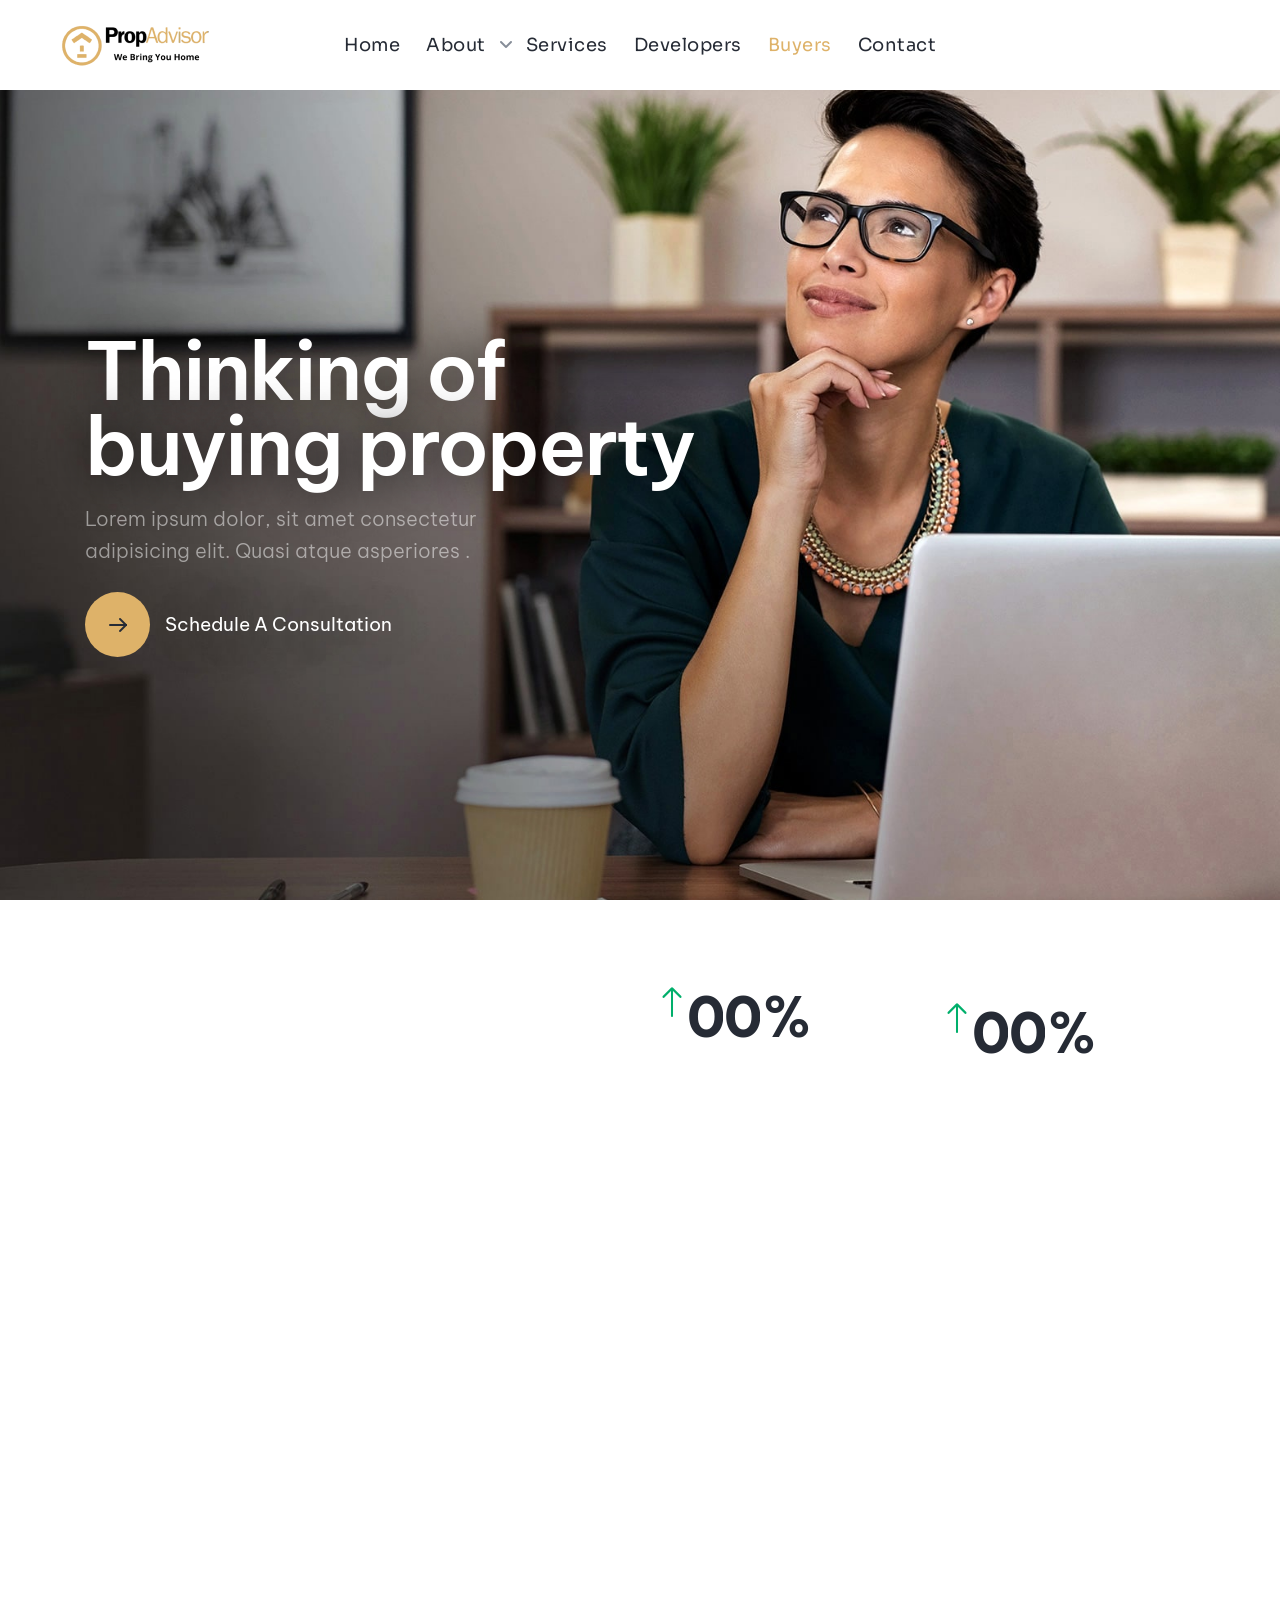
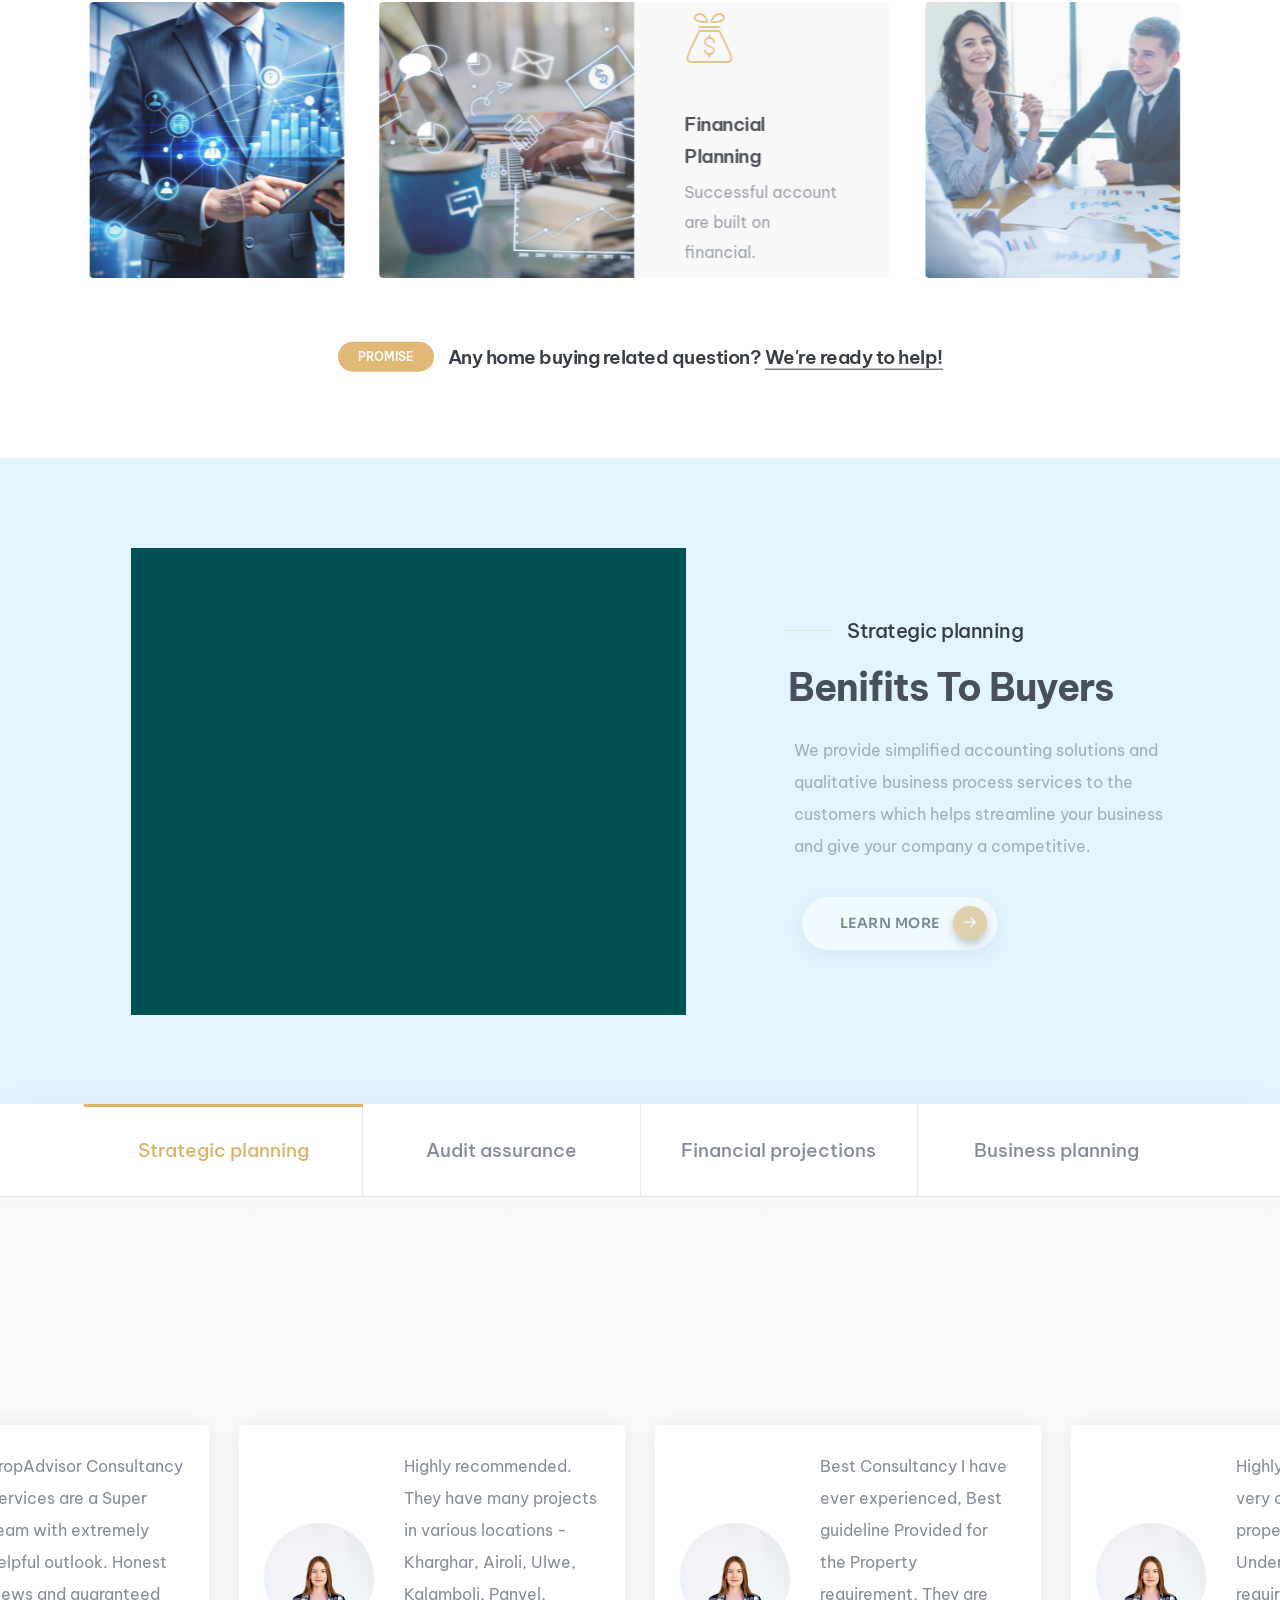
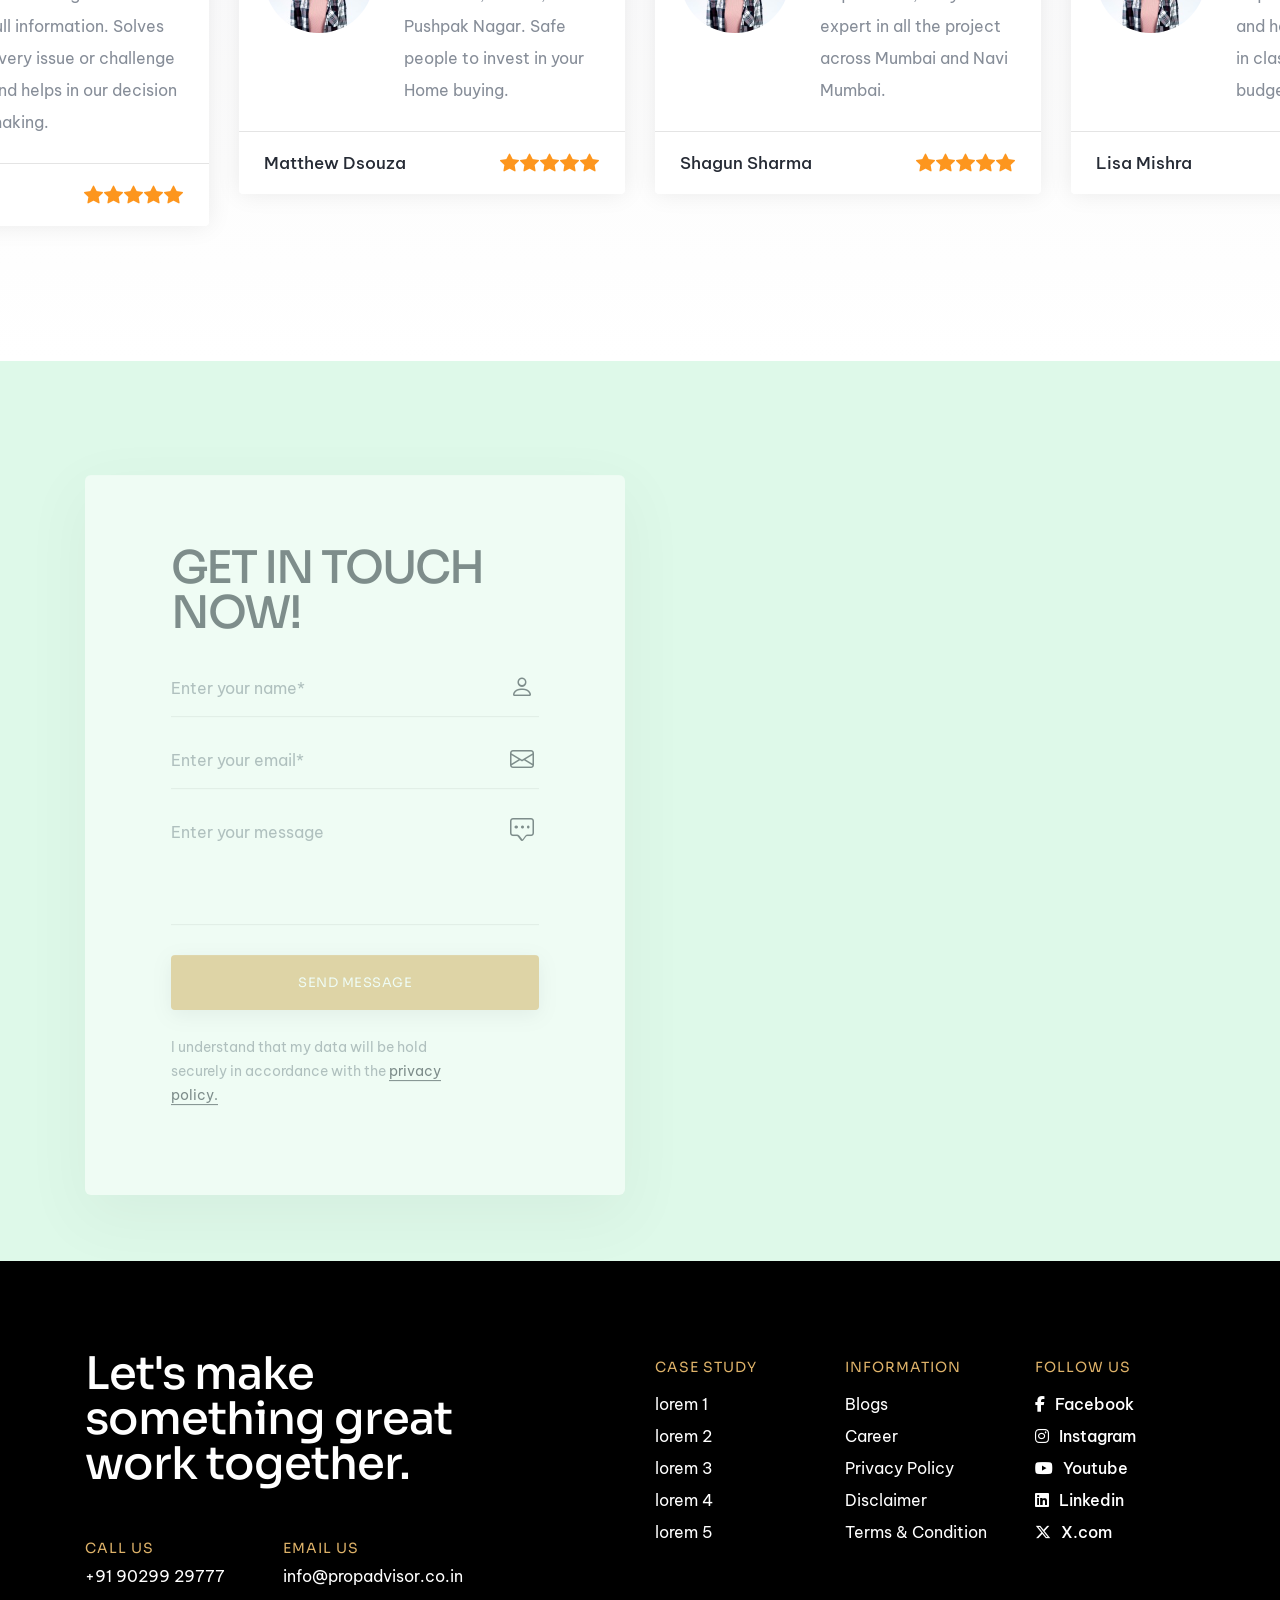
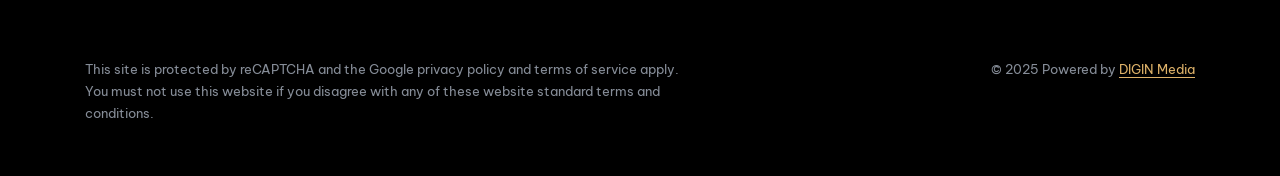
<file: buyers.html>
<!DOCTYPE html>
<html class="no-js" lang="en">
  <head>
    <title>PropAdvisor - We Bring You Home</title>
    <meta charset="utf-8" />
    <meta http-equiv="X-UA-Compatible" content="IE=edge" />
    <meta name="author" content="PropAdvisor" />
    <meta name="viewport" content="width=device-width,initial-scale=1.0" />
    <meta name="description" content="We Bring You Home" />
    <!-- favicon icon -->
    <link rel="shortcut icon" href="img/icons/favicon.png" />
    <link rel="apple-touch-icon" href="img/icons/favicon.png" />
    <link rel="apple-touch-icon" sizes="72x72" href="img/icons/favicon.png" />
    <link rel="apple-touch-icon" sizes="114x114" href="img/icons/favicon.png" />
    <!-- google fonts preconnect -->
    <link rel="preconnect" href="https://fonts.googleapis.com" crossorigin />
    <link rel="preconnect" href="https://fonts.gstatic.com" crossorigin />
    <!-- style sheets and font icons -->
    <link rel="stylesheet" href="css/vendors.min.css" />
    <link rel="stylesheet" href="css/icon.min.css" />
    <link rel="stylesheet" href="css/style.css" />
    <link rel="stylesheet" href="css/responsive.css" />
    <link rel="stylesheet" href="css/ebook.css" />
    <link rel="stylesheet" href="css/business.css" />
    <link rel="stylesheet" href="css/my-styles.css" />
    <link rel="stylesheet" href="css/common-theme.css" />
  </head>
  <body
    data-mobile-nav-trigger-alignment="right"
    data-mobile-nav-style="modern"
    data-mobile-nav-bg-color="#000">
    <!-- start header -->
    <header>
      <!-- start navigation -->
      <nav
        class="navbar navbar-expand-lg header-light bg-white header-reverse"
        data-header-hover="light">
        <div class="container-fluid">
          <div class="col-auto col-xxl-3 col-lg-2 me-lg-0 me-auto">
            <a class="navbar-brand" href="index.html">
              <img
                src="img/logos/PropAdvisor_Logo_black.png"
                data-at2x="img/logos/PropAdvisor_Logo_black.png"
                alt=""
                class="default-logo" />
              <img
                src="img/logos/PropAdvisor_Logo_black.png"
                data-at2x="img/logos/PropAdvisor_Logo_black.png"
                alt=""
                class="alt-logo" />
              <img
                src="img/logos/PropAdvisor_Logo_black.png"
                data-at2x="img/logos/PropAdvisor_Logo_black.png"
                alt=""
                class="mobile-logo" />
            </a>
          </div>
          <div class="col-auto menu-order position-static">
            <button
              class="navbar-toggler float-start"
              type="button"
              data-bs-toggle="collapse"
              data-bs-target="#navbarNav"
              aria-controls="navbarNav"
              aria-label="Toggle navigation">
              <span class="navbar-toggler-line"></span>
              <span class="navbar-toggler-line"></span>
              <span class="navbar-toggler-line"></span>
              <span class="navbar-toggler-line"></span>
            </button>
            <div class="collapse navbar-collapse" id="navbarNav">
              <ul class="navbar-nav alt-font">
                <li class="nav-item">
                  <a href="index.html" class="nav-link">Home</a>
                </li>
                <li class="nav-item dropdown dropdown-with-icon-style02">
                  <a href="about.html" class="nav-link">About</a>
                  <i
                    class="fa-solid fa-angle-down"
                    id="navbarDropdownMenuLink"
                    role="button"
                    data-bs-toggle="dropdown"
                    aria-expanded="false"></i>
                  <ul
                    class="dropdown-menu"
                    aria-labelledby="navbarDropdownMenuLink">
                    <li>
                      <a href="our-life.html"
                        ><i class="bi bi-briefcase"></i>Life At PropAdvisor
                      </a>
                    </li>
                    <li>
                      <a href="case-studies.html"
                        ><i class="bi bi-clipboard-data"></i>Case Studies
                      </a>
                    </li>
                    <li>
                      <a href="blog.html"><i class="bi bi-peace"></i>Blogs</a>
                    </li>
                    <!-- <li>
                      <a href="demo-business-services-details.html"
                        ><i class="bi bi-bar-chart-line"></i>Market research</a
                      >
                    </li>
                    <li>
                      <a href="demo-business-services-details.html"
                        ><i class="bi bi-send-check"></i>Business campaign</a
                      >
                    </li>
                    <li>
                      <a href="demo-business-services-details.html"
                        ><i class="bi bi-globe2"></i>Digital solutions</a
                      >
                    </li> -->
                  </ul>
                </li>
                <li class="nav-item">
                  <a href="services.html" class="nav-link">Services </a>
                </li>

                <li class="nav-item">
                  <a href="developers.html" class="nav-link">Developers</a>
                </li>
                <li class="nav-item">
                  <a href="buyers.html" class="nav-link">Buyers</a>
                </li>
                <!-- <li class="nav-item">
                  <a href="projects.html" class="nav-link">Projects</a>
                </li> -->
                <li class="nav-item">
                  <a href="contact.html" class="nav-link">Contact</a>
                </li>
              </ul>
            </div>
          </div>
          <div
            class="col-auto col-xxl-3 col-lg-2 text-end pe-5 d-none d-sm-flex">
            <div class="header-icon">
              <!-- <div class="d-none d-xxl-inline-block me-25px xxl-me-10px">
                <div class="alt-font fs-15 xl-fs-13 widget-text fw-500">
                  <span
                    class="w-35px h-35px bg-base-color d-inline-block lh-36 me-10px border-radius-100px"
                    ><i class="feather icon-feather-phone me-10px"></i></span
                  ><a href="tel:1800222000" class="widget-text text-white-hover"
                    >1 800 222 000</a
                  >
                </div>
              </div> -->
              <!-- <div class="header-button">
                <a
                  href=""
                  class="btn btn-very-small btn-transparent-white-light btn-rounded"
                  >Get a quote</a
                >
              </div> -->
            </div>
          </div>
        </div>
      </nav>
      <!-- end navigation -->
    </header>
    <!-- end header -->

    <!-- start banner -->
    <section
      class="p-0 top-space-margin full-screen md-h-600px sm-h-500px section-dark"
      data-parallax-background-ratio="0.8"
      style="background-image: url('img/buyers/buyers_hero_img.jpg')">
      <div class="container h-100">
        <div class="row align-items-center h-100">
          <div
            class="col-xl-7 col-md-9 col-sm-9 position-relative text-white"
            data-anime='{ "el": "childs", "opacity": [0, 1], "translateY": [30, 0], "staggervalue": 200, "easing": "easeInOutSine" }'>
            <div
              class="fs-80 lh-75 sm-fs-65 fw-600 mb-20px text-shadow-large ls-minus-2px">
              Thinking of buying property
            </div>
            <div>
              <span
                class="opacity-5 fs-20 w-70 md-w-85 mb-25px fw-300 d-inline-block"
                >Lorem ipsum dolor, sit amet consectetur adipisicing elit. Quasi
                atque asperiores .</span
              >
            </div>
            <div class="icon-with-text-style-08">
              <a href="contact.html">
                <div class="feature-box feature-box-left-icon-middle">
                  <div
                    class="feature-box-icon feature-box-icon-rounded w-65px h-65px rounded-circle bg-prop-theme me-15px rounded-box">
                    <i
                      class="feather icon-feather-arrow-right text-dark-gray icon-extra-medium"></i>
                  </div>
                  <div class="feature-box-content">
                    <a
                      href="contact.html"
                      class="d-inline-block fs-19 text-white text-shadow-double-large"
                      >Schedule A Consultation</a
                    >
                  </div>
                </div></a
              >
            </div>
          </div>
        </div>
      </div>
    </section>
    <!-- end banner -->
    <template>
      <!-- start section -->
      <section id="down-section">
        <div class="container">
          <div class="row align-items-center justify-content-center">
            <div
              class="col-lg-5 col-md-10 position-relative z-index-1 md-mb-40px">
              <div class="atropos" data-atropos>
                <div
                  class="atropos-scale"
                  data-anime='{ "translate": [0, 0], "opacity": [0,1], "duration": 600, "delay": 0, "staggervalue": 300, "easing": "easeOutQuad" }'>
                  <div class="atropos-rotate">
                    <div class="atropos-inner">
                      <div data-atropos-offset="3">
                        <img
                          src="img/buyers/buyers_800x925.jpg"
                          class="border-radius-6px w-100"
                          alt="" />
                      </div>
                    </div>
                  </div>
                </div>
              </div>
              <!-- <div
              class="absolute-middle-right md-absolute-middle-center right-minus-45px md-right-auto d-inline-block text-center z-index-9">
              <a
                href="https://www.youtube.com/watch?v=cfXHhfNy7tU"
                class="bg-white box-shadow-extra-large rounded-circle video-icon-box video-icon-extra-large popup-youtube d-inline-block"
                data-anime='{ "translate": [0, 0], "scale": [0,1], "duration": 1000, "delay": 300, "staggervalue": 300, "easing": "easeOutBack" }'>
                <span>
                  <span class="video-icon bg-white">
                    <i class="fa-solid fa-play text-base-color"></i>
                    <span class="video-icon-sonar">
                      <span
                        class="video-icon-sonar-bfr bg-base-color opacity-9"></span>
                    </span>
                  </span>
                </span>
              </a>
            </div> -->
            </div>
            <div
              class="col-xl-5 col-lg-6 offset-lg-1 col-md-9 ps-1 text-center text-lg-start lg-ps-15px"
              data-anime='{ "el": "childs", "translateY": [50, 0], "opacity": [0,1], "duration": 600, "delay": 0, "staggervalue": 300, "easing": "easeOutQuad" }'>
              <!-- <span
              class="bg-solitude-blue text-uppercase fs-13 ps-25px pe-25px alt-font fw-600 text-base-color lh-40 sm-lh-55 border-radius-100px d-inline-block mb-25px"
              >Our Story</span
            > -->

              <span
                class="text-gradient-base-color fs-15 alt-font fw-700 ls-05px text-uppercase d-inline-block align-middle"
                >Our Story</span
              >
              <h3
                class="fw-600 text-dark-gray ls-minus-2px alt-font sm-w-80 xs-w-100 mx-auto sm-mb-20px">
                Making Home Buying Transparent, Simple, and Stress-Free
              </h3>
              <p>
                Whether you’re a first-time buyer, NRI, or investor, we make
                every step transparent and smooth.
              </p>

              <!-- <a
              href="services.html"
              class="btn btn-large btn-gold btn-box-shadow btn-rounded mt-15px sm-mt-10px"
              >Our services<i class="fa-solid fa-arrow-right"></i
            ></a> -->

              <a
                href="services.html"
                class="btn btn-large btn-dark-gray btn-switch-text btn-box-shadow border-1 left-icon me-10px sm-mb-15px sm-mt-15px">
                <span>
                  <span class="btn-double-text" data-text="Explore Our Services"
                    >Explore Our Services
                  </span>
                  <span>&nbsp; <i class="fa-solid fa-arrow-right"></i></span>
                </span>
              </a>
            </div>
          </div>
        </div>
      </section>
      <!-- end section -->

      <!-- start section -->
      <section>
        <div class="container">
          <div class="row justify-content-center mb-3">
            <div
              class="col-xxl-6 col-xl-7 col-lg-8 col-md-9 col-sm-10 text-center last-paragraph-no-margin">
              <h3 class="text-dark-gray fw-700 ls-minus-1px">
                What Homebuyers Can Expect
              </h3>
            </div>
          </div>
          <div
            class="row row-cols-1 row-cols-lg-5 row-cols-sm-2 mb-5 ms-2 me-2 sm-mb-40px">
            <!-- start process step item -->
            <div
              class="col text-center last-paragraph-no-margin hover-box process-step-style-09 md-mb-50px">
              <div class="process-step-icon-box position-relative mb-25px">
                <div
                  class="process-step-icon d-flex justify-content-center align-items-center mx-auto rounded-circle h-100px w-100px fs-28 bg-prop-theme text-white alt-font">
                  <span
                    class="number position-relative z-index-1 alt-font fw-600"
                    >01</span
                  >
                  <div class="box-overlay bg-slate-blue rounded-circle"></div>
                </div>
                <span class="progress-right-icon d-none d-sm-inline-block">
                  <i
                    class="feather icon-feather-chevron-right icon-very-medium text-base-color d-flex"></i>
                </span>
              </div>
              <span class="d-inline-block fw-600 text-dark-gray fs-18"
                >Tailored Property Guidance
              </span>
              <p class="w-75 lg-w-100 sm-w-90 d-inline-block">
                Find homes that match your lifestyle, needs, and future plans.
              </p>
            </div>
            <!-- end process step item -->
            <!-- start process step item -->
            <div
              class="col text-center last-paragraph-no-margin hover-box process-step-style-09 md-mb-50px">
              <div class="process-step-icon-box position-relative mb-25px">
                <div
                  class="process-step-icon d-flex justify-content-center align-items-center mx-auto rounded-circle h-100px w-100px fs-28 bg-prop-theme text-white alt-font">
                  <span
                    class="number position-relative z-index-1 alt-font fw-600"
                    >02</span
                  >
                  <div class="box-overlay bg-slate-blue rounded-circle"></div>
                </div>
                <span class="progress-right-icon d-none d-lg-inline-block">
                  <i
                    class="feather icon-feather-chevron-right icon-very-medium text-base-color d-flex"></i>
                </span>
              </div>
              <span class="d-inline-block fw-600 text-dark-gray fs-18"
                >Virtual Tools & AI-Powered Matching
              </span>
              <p class="w-75 lg-w-100 sm-w-90 d-inline-block">
                Explore properties with virtual tours, AI-matching, and instant
                support.
              </p>
            </div>
            <!-- end process step item -->
            <!-- start process step item -->
            <div
              class="col text-center last-paragraph-no-margin hover-box process-step-style-09 xs-mb-50px">
              <div class="process-step-icon-box position-relative mb-25px">
                <div
                  class="process-step-icon d-flex justify-content-center align-items-center mx-auto rounded-circle h-100px w-100px fs-28 bg-prop-theme text-white alt-font">
                  <span
                    class="number position-relative z-index-1 alt-font fw-600"
                    >03</span
                  >
                  <div class="box-overlay bg-slate-blue rounded-circle"></div>
                </div>
                <span class="progress-right-icon d-none d-sm-inline-block">
                  <i
                    class="feather icon-feather-chevron-right icon-very-medium text-base-color d-flex"></i>
                </span>
              </div>
              <span class="d-inline-block fw-600 text-dark-gray fs-18"
                >Green Homes for Smart Living
              </span>
              <p class="w-75 lg-w-100 sm-w-90 d-inline-block">
                Choose eco-friendly projects with energy savings and sustainable
                features.
              </p>
            </div>
            <!-- end process step item -->
            <!-- start process step item -->
            <div
              class="col text-center last-paragraph-no-margin hover-box process-step-style-09">
              <div class="process-step-icon-box position-relative mb-25px">
                <div
                  class="process-step-icon d-flex justify-content-center align-items-center mx-auto rounded-circle h-100px w-100px fs-28 bg-prop-theme text-white alt-font">
                  <span
                    class="number position-relative z-index-1 alt-font fw-600"
                    >04</span
                  >
                  <div class="box-overlay bg-slate-blue rounded-circle"></div>
                </div>
                <span class="progress-right-icon d-none d-sm-inline-block">
                  <i
                    class="feather icon-feather-chevron-right icon-very-medium text-base-color d-flex"></i>
                </span>
              </div>
              <span class="d-inline-block fw-600 text-dark-gray fs-18"
                >Strategic Location & Infrastructure Guidance
              </span>
              <p class="w-75 lg-w-100 sm-w-90 d-inline-block">
                Invest in areas with lifestyle amenities and strong growth
                potential.
              </p>
            </div>
            <!-- end process step item -->
            <!-- start process step item -->
            <div
              class="col text-center last-paragraph-no-margin hover-box process-step-style-09">
              <div class="process-step-icon-box position-relative mb-25px">
                <div
                  class="process-step-icon d-flex justify-content-center align-items-center mx-auto rounded-circle h-100px w-100px fs-28 bg-prop-theme text-white alt-font">
                  <span
                    class="number position-relative z-index-1 alt-font fw-600"
                    >05</span
                  >
                  <div class="box-overlay bg-slate-blue rounded-circle"></div>
                </div>
              </div>
              <span class="d-inline-block fw-600 text-dark-gray fs-18"
                >Financing Insights & Buyer Protection
              </span>
              <p class="w-75 lg-w-100 sm-w-90 d-inline-block">
                Get expert loan guidance, incentives, and secure RERA-approved
                options.
              </p>
            </div>
            <!-- end process step item -->
          </div>
          <!-- <div class="row">
          <div class="col-12 text-center">
            <div
              class="bg-white border border-color-extra-medium-gray box-shadow-extra-large fw-700 text-dark-gray text-uppercase border-radius-30px ps-20px pe-20px fs-12 me-10px sm-m-5px d-inline-block align-middle">
              Hurray
            </div>
            <div class="text-dark-gray fs-18 d-block d-sm-inline-block">
              Let's make something great work together.
              <a
                href="#"
                class="text-dark-gray text-dark-gray-hover ls-minus-05px text-decoration-line-bottom fw-600"
                >Got a project in mind?</a
              >
            </div>
          </div>
        </div> -->
        </div>
      </section>
      <!-- end section -->
    </template>
    <!-- start section -->
    <section>
      <div class="container">
        <div class="row mb-5 md-mb-50px sm-mb-40px">
          <div class="col-lg-5 md-mb-35px text-center text-lg-start">
            <h3
              class="fw-600 mb-0 text-dark-gray ls-minus-2px sm-ls-minus-1px"
              data-anime='{ "el": "lines", "translateY": [30, 0], "opacity": [0,1], "delay": 0, "staggervalue": 250, "easing": "easeOutQuad" }'>
              Guiding you effortlessly to your dream home.
            </h3>
          </div>
          <div class="col-xl-6 col-lg-7 offset-xl-1 text-center text-lg-start">
            <div class="row align-items-center">
              <!-- start counter item -->
              <div
                class="col-sm-6 last-paragraph-no-margin counter-style-04 xs-mb-35px">
                <h2
                  class="vertical-counter d-inline-flex text-dark-gray fw-700 ls-minus-3px xs-ls-minus-1px mb-5px"
                  data-text="%"
                  data-to="96">
                  <sup class="text-jade top-minus-5px"
                    ><i class="bi bi-arrow-up icon-medium"></i
                  ></sup>
                </h2>
                <span
                  class="fs-19 fw-600 ls-minus-05px mb-5px d-block text-dark-gray"
                  data-anime='{ "el": "lines", "translateY": [30, 0], "opacity": [0,1], "delay": 0, "staggervalue": 250, "easing": "easeOutQuad" }'
                  >Prefer expert home guidance</span
                >
                <p
                  class="w-90 sm-w-100 md-mx-auto"
                  data-anime='{ "el": "lines", "translateY": [30, 0], "opacity": [0,1], "delay": 100, "staggervalue": 250, "easing": "easeOutQuad" }'>
                  Most buyers trust professional advice for a smooth purchase.
                </p>
              </div>
              <!-- end counter item -->
              <!-- start counter item -->
              <div class="col-sm-6 last-paragraph-no-margin counter-style-04">
                <h2
                  class="vertical-counter d-inline-flex text-dark-gray fw-700 ls-minus-3px xs-ls-minus-1px mb-5px"
                  data-text="%"
                  data-to="98">
                  <sup class="text-jade top-minus-5px"
                    ><i class="bi bi-arrow-up icon-medium"></i
                  ></sup>
                </h2>
                <span
                  class="fs-19 fw-600 ls-minus-05px mb-5px d-block text-dark-gray"
                  data-anime='{ "el": "lines", "translateY": [30, 0], "opacity": [0,1], "delay": 0, "staggervalue": 250, "easing": "easeOutQuad" }'
                  >Choose hassle-free home deals</span
                >
                <p
                  class="w-90 sm-w-100 md-mx-auto"
                  data-anime='{ "el": "lines", "translateY": [30, 0], "opacity": [0,1], "delay": 100, "staggervalue": 250, "easing": "easeOutQuad" }'>
                  Majority of buyers prefer stress-free transactions.
                </p>
              </div>
              <!-- end counter item -->
            </div>
          </div>
        </div>
        <div class="row justify-content-center mb-5">
          <div
            class="col-12 sliding-box sliding-box-style-02 d-flex lg-flex-nowrap flex-wrap p-md-0"
            data-anime='{ "el": "childs", "translateX": [50, 0], "opacity": [0,1], "duration": 1200, "delay": 0, "staggervalue": 150, "easing": "easeOutQuad" }'>
            <!-- start sliding box item -->
            <div class="sliding-box-item md-mb-30px">
              <div class="sliding-box-img overflow-hidden">
                <img src="img/buyers/services_1.jpg" alt="" class="w-100" />
              </div>
              <div
                class="d-flex flex-column align-items-start justify-content-center sliding-box-content bg-very-light-gray p-50px sm-p-25px">
                <div class="content-hover w-100 last-paragraph-no-margin">
                  <i
                    class="line-icon-Medal-2 align-middle icon-extra-large text-base-color mb-45px lg-mb-25px"></i>
                  <div class="fw-600 text-dark-gray ls-minus-05px fs-19 mb-5px">
                    Choosing Right Property
                  </div>
                  <p class="lh-30">
                    Successful account are built on financial.
                  </p>
                </div>
              </div>
            </div>
            <!-- end sliding box item -->
            <!-- start sliding box item -->
            <div class="sliding-box-item active md-mb-30px">
              <div class="sliding-box-img overflow-hidden">
                <img src="img/buyers/services_2.jpg" alt="" class="w-100" />
              </div>
              <div
                class="d-flex flex-column align-items-start justify-content-center sliding-box-content bg-very-light-gray p-50px sm-p-25px">
                <div class="content-hover w-100 last-paragraph-no-margin">
                  <i
                    class="line-icon-Money-Bag align-middle icon-extra-large text-base-color mb-45px lg-mb-25px"></i>
                  <div class="fw-600 text-dark-gray ls-minus-05px fs-19 mb-5px">
                    Financial Planning
                  </div>
                  <p class="lh-30">
                    Successful account are built on financial.
                  </p>
                </div>
              </div>
            </div>
            <!-- end sliding box item -->
            <!-- start sliding box item -->
            <div class="sliding-box-item">
              <div class="sliding-box-img overflow-hidden">
                <img src="img/buyers/services_3.jpg" alt="" class="w-100" />
              </div>
              <div
                class="d-flex flex-column align-items-start justify-content-center sliding-box-content bg-very-light-gray p-45px sm-p-25px">
                <div class="content-hover w-100 last-paragraph-no-margin">
                  <i
                    class="line-icon-Financial align-middle icon-extra-large text-base-color mb-45px lg-mb-25px"></i>
                  <div class="fw-600 text-dark-gray ls-minus-05px fs-19 mb-5px">
                    Hassle Free Documentation
                  </div>
                  <p class="lh-30">
                    Successful account are built on financial.
                  </p>
                </div>
              </div>
            </div>
            <!-- end sliding box item -->
          </div>
        </div>

        <div class="row justify-content-center mb-5">
          <div
            class="col-12 sliding-box sliding-box-style-02 d-flex lg-flex-nowrap flex-wrap p-md-0"
            data-anime='{ "el": "childs", "translateX": [50, 0], "opacity": [0,1], "duration": 1200, "delay": 0, "staggervalue": 150, "easing": "easeOutQuad" }'>
            <!-- start sliding box item -->
            <div class="sliding-box-item md-mb-30px">
              <div class="sliding-box-img overflow-hidden">
                <img src="img/buyers/services_1.jpg" alt="" class="w-100" />
              </div>
              <div
                class="d-flex flex-column align-items-start justify-content-center sliding-box-content bg-very-light-gray p-50px sm-p-25px">
                <div class="content-hover w-100 last-paragraph-no-margin">
                  <i
                    class="line-icon-Medal-2 align-middle icon-extra-large text-base-color mb-45px lg-mb-25px"></i>
                  <div class="fw-600 text-dark-gray ls-minus-05px fs-19 mb-5px">
                    Home Loan Assistance
                  </div>
                  <p class="lh-30">
                    Successful account are built on financial.
                  </p>
                </div>
              </div>
            </div>
            <!-- end sliding box item -->
            <!-- start sliding box item -->
            <div class="sliding-box-item active md-mb-30px">
              <div class="sliding-box-img overflow-hidden">
                <img src="img/buyers/services_2.jpg" alt="" class="w-100" />
              </div>
              <div
                class="d-flex flex-column align-items-start justify-content-center sliding-box-content bg-very-light-gray p-50px sm-p-25px">
                <div class="content-hover w-100 last-paragraph-no-margin">
                  <i
                    class="line-icon-Money-Bag align-middle icon-extra-large text-base-color mb-45px lg-mb-25px"></i>
                  <div class="fw-600 text-dark-gray ls-minus-05px fs-19 mb-5px">
                    Financial Planning
                  </div>
                  <p class="lh-30">
                    Successful account are built on financial.
                  </p>
                </div>
              </div>
            </div>
            <!-- end sliding box item -->
            <!-- start sliding box item -->
            <div class="sliding-box-item">
              <div class="sliding-box-img overflow-hidden">
                <img src="img/buyers/services_3.jpg" alt="" class="w-100" />
              </div>
              <div
                class="d-flex flex-column align-items-start justify-content-center sliding-box-content bg-very-light-gray p-45px sm-p-25px">
                <div class="content-hover w-100 last-paragraph-no-margin">
                  <i
                    class="line-icon-Financial align-middle icon-extra-large text-base-color mb-45px lg-mb-25px"></i>
                  <div class="fw-600 text-dark-gray ls-minus-05px fs-19 mb-5px">
                    Hassle Free Documentation
                  </div>
                  <p class="lh-30">
                    Successful account are built on financial.
                  </p>
                </div>
              </div>
            </div>
            <!-- end sliding box item -->
          </div>
        </div>
        <div class="row">
          <div
            class="col-12 text-center"
            data-anime='{ "translateY": [50, 0], "opacity": [0,1], "duration": 1200, "delay": 0, "staggervalue": 150, "easing": "easeOutQuad" }'>
            <div
              class="d-inline-block align-middle bg-base-color fw-600 text-white text-uppercase border-radius-30px ps-20px pe-20px fs-12 me-10px lh-30 sm-m-5px">
              Promise
            </div>
            <div
              class="d-inline-block align-middle text-dark-gray fs-19 fw-600 ls-minus-05px">
              Any home buying related question?
              <a
                href="#"
                class="text-decoration-line-bottom text-dark-gray text-base-hover"
                >We're ready to help!</a
              >
            </div>
          </div>
        </div>
      </div>
    </section>
    <!-- end section -->

    <!-- start section -->
    <section class="bg-theme-5 pb-0" id="services">
      <div class="container">
        <div class="row mb-8 sm-mb-10">
          <div class="col-12 tab-style-08">
            <div class="tab-content">
              <!-- start tab content -->
              <div class="tab-pane fade in active show" id="tab_eight1">
                <div
                  class="row align-items-center justify-content-center g-lg-0">
                  <div
                    class="col-md-6 sm-mb-30px position-relative overflow-hidden"
                    data-anime='{ "effect": "slide", "color": "#005153", "direction":"lr", "easing": "easeOutQuad", "delay":50}'>
                    <img
                      src="img/buyers/buyers_600x505.jpg"
                      alt=""
                      class="w-100 border-radius-6px" />
                    <div
                      class="bg-very-light-gray w-250px position-absolute pt-20px pb-20px ps-25px pe-25px border-radius-4px bottom-30px left-35px box-shadow-large d-flex align-items-center"
                      data-anime='{ "translateY": [0, 0], "opacity": [0,1], "duration": 1200, "delay": 800, "staggervalue": 500, "easing": "easeOutQuad" }'>
                      <h2
                        class="vertical-counter d-inline-flex text-dark-gray fw-700 ls-minus-2px md-ls-minus-1px mb-0 text-nowrap border-end border-1 border-color-transparent-dark-very-light pe-20px me-20px"
                        data-to="29"></h2>
                      <span
                        class="text-dark-gray ls-minus-05px d-inline-block lh-22"
                        >Project completed</span
                      >
                    </div>
                  </div>
                  <div
                    class="col-xl-4 col-lg-5 offset-lg-1 col-md-6 text-center text-md-start"
                    data-anime='{ "el": "childs", "translateX": [50, 0], "opacity": [0,1], "duration": 1200, "delay": 0, "staggervalue": 150, "easing": "easeOutQuad" }'>
                    <div class="mb-20px">
                      <div
                        class="separator-line-1px w-50px bg-base-color d-inline-block align-middle me-10px opacity-2"></div>
                      <span
                        class="d-inline-block text-dark-gray align-middle fw-500 fs-20 ls-minus-05px"
                        >Strategic planning</span
                      >
                    </div>
                    <h4 class="fw-700 text-dark-gray ls-minus-1px md-mb-20px">
                      Benifits To Buyers
                    </h4>
                    <p class="mb-35px md-mb-25px">
                      We provide simplified accounting solutions and qualitative
                      business process services to the customers which helps
                      streamline your business and give your company a
                      competitive.
                    </p>
                    <a
                      href="services.html"
                      class="btn btn-large btn-rounded with-rounded btn-white btn-box-shadow fw-600"
                      >Learn more<span class="bg-base-color text-white"
                        ><i
                          class="bi bi-arrow-right-short icon-extra-medium"></i></span
                    ></a>
                  </div>
                </div>
              </div>
              <!-- end tab content -->
              <!-- start tab content -->
              <div class="tab-pane fade in" id="tab_eight2">
                <div
                  class="row align-items-center justify-content-center g-lg-0">
                  <div
                    class="col-md-6 sm-mb-30px position-relative overflow-hidden">
                    <img
                      src="img/buyers/buyers_600x505.jpg"
                      alt=""
                      class="w-100 border-radius-4px" />
                    <div
                      class="bg-very-light-gray w-250px position-absolute pt-20px pb-20px ps-25px pe-25px border-radius-4px bottom-30px left-35px box-shadow-large d-flex align-items-center">
                      <h2
                        class="vertical-counter d-inline-flex text-dark-gray fw-700 ls-minus-2px md-ls-minus-1px mb-0 text-nowrap border-end border-1 border-color-transparent-dark-very-light pe-20px me-20px"
                        data-to="80"></h2>
                      <span
                        class="text-dark-gray ls-minus-05px d-inline-block lh-22"
                        >Project completed</span
                      >
                    </div>
                  </div>
                  <div
                    class="col-xl-4 col-lg-5 offset-lg-1 col-md-6 text-center text-md-start">
                    <div class="mb-20px">
                      <div
                        class="separator-line-1px w-50px bg-base-color d-inline-block align-middle me-10px opacity-2"></div>
                      <span
                        class="d-inline-block text-dark-gray align-middle fw-500 fs-20 ls-minus-05px"
                        >Audit assurance</span
                      >
                    </div>
                    <h4 class="fw-700 text-dark-gray ls-minus-1px md-mb-20px">
                      An excellent audit service for company.
                    </h4>
                    <p class="mb-35px md-mb-25px">
                      We provide simplified accounting solutions and qualitative
                      business process services to the customers which helps
                      streamline your business and give your company a
                      competitive.
                    </p>
                    <a
                      href="services.html"
                      class="btn btn-large btn-rounded with-rounded btn-white btn-box-shadow fw-600"
                      >Learn more<span class="bg-base-color text-white"
                        ><i
                          class="bi bi-arrow-right-short icon-extra-medium"></i></span
                    ></a>
                  </div>
                </div>
              </div>
              <!-- end tab content -->
              <!-- start tab content -->
              <div class="tab-pane fade in" id="tab_eight3">
                <div
                  class="row align-items-center justify-content-center g-lg-0">
                  <div
                    class="col-md-6 sm-mb-30px position-relative overflow-hidden">
                    <img
                      src="img/buyers/buyers_600x505.jpg"
                      alt=""
                      class="w-100 border-radius-4px" />
                    <div
                      class="bg-very-light-gray w-250px position-absolute pt-20px pb-20px ps-25px pe-25px border-radius-4px bottom-30px left-35px box-shadow-large d-flex align-items-center">
                      <h2
                        class="vertical-counter d-inline-flex text-dark-gray fw-700 ls-minus-2px md-ls-minus-1px mb-0 text-nowrap border-end border-1 border-color-transparent-dark-very-light pe-20px me-20px"
                        data-to="85"></h2>
                      <span
                        class="text-dark-gray ls-minus-05px d-inline-block lh-22"
                        >Project completed</span
                      >
                    </div>
                  </div>
                  <div
                    class="col-xl-4 col-lg-5 offset-lg-1 col-md-6 text-center text-md-start">
                    <div class="mb-20px">
                      <div
                        class="separator-line-1px w-50px bg-base-color d-inline-block align-middle me-10px opacity-2"></div>
                      <span
                        class="d-inline-block text-dark-gray align-middle fw-500 fs-20 ls-minus-05px"
                        >Financial projections</span
                      >
                    </div>
                    <h4 class="fw-700 text-dark-gray ls-minus-1px md-mb-20px">
                      We are leader in tax advisor and financial.
                    </h4>
                    <p class="mb-35px md-mb-25px">
                      We provide simplified accounting solutions and qualitative
                      business process services to the customers which helps
                      streamline your business and give your company a
                      competitive.
                    </p>
                    <a
                      href="services.html"
                      class="btn btn-large btn-rounded with-rounded btn-white btn-box-shadow fw-600"
                      >Learn more<span class="bg-base-color text-white"
                        ><i
                          class="bi bi-arrow-right-short icon-extra-medium"></i></span
                    ></a>
                  </div>
                </div>
              </div>
              <!-- end tab content -->
              <!-- start tab content -->
              <div class="tab-pane fade in" id="tab_eight4">
                <div
                  class="row align-items-center justify-content-center g-lg-0">
                  <div
                    class="col-md-6 sm-mb-30px position-relative overflow-hidden">
                    <img
                      src="img/buyers/buyers_600x505.jpg"
                      alt=""
                      class="w-100 border-radius-4px" />
                    <div
                      class="bg-very-light-gray w-250px position-absolute pt-20px pb-20px ps-25px pe-25px border-radius-4px bottom-30px left-35px box-shadow-large d-flex align-items-center">
                      <h2
                        class="vertical-counter d-inline-flex text-dark-gray fw-700 ls-minus-2px md-ls-minus-1px mb-0 text-nowrap border-end border-1 border-color-transparent-dark-very-light pe-20px me-20px"
                        data-to="80"></h2>
                      <span
                        class="text-dark-gray ls-minus-05px d-inline-block lh-22"
                        >Project completed</span
                      >
                    </div>
                  </div>
                  <div
                    class="col-xl-4 col-lg-5 offset-lg-1 col-md-6 text-center text-md-start">
                    <div class="mb-20px">
                      <div
                        class="separator-line-1px w-50px bg-base-color d-inline-block align-middle me-10px opacity-2"></div>
                      <span
                        class="d-inline-block text-dark-gray align-middle fw-500 fs-20 ls-minus-05px"
                        >Business planning</span
                      >
                    </div>
                    <h4 class="fw-700 text-dark-gray ls-minus-1px md-mb-20px">
                      We creating specific business strategies.
                    </h4>
                    <p class="mb-35px md-mb-25px">
                      We provide simplified accounting solutions and qualitative
                      business process services to the customers which helps
                      streamline your business and give your company a
                      competitive.
                    </p>
                    <a
                      href="services.html"
                      class="btn btn-large btn-rounded with-rounded btn-white btn-box-shadow fw-600"
                      >Learn more<span class="bg-base-color text-white"
                        ><i
                          class="bi bi-arrow-right-short icon-extra-medium"></i></span
                    ></a>
                  </div>
                </div>
              </div>
              <!-- end tab content -->
            </div>
          </div>
        </div>
      </div>
      <div
        class="tab-style-08 border-bottom border-color-extra-medium-gray bg-white box-shadow-quadruple-large">
        <div class="container">
          <!-- start tab navigation -->
          <ul class="nav nav-tabs border-0 fw-500 fs-19 text-center">
            <li class="nav-item">
              <a data-bs-toggle="tab" href="#tab_eight1" class="nav-link active"
                >Strategic planning<span class="tab-border bg-base-color"></span
              ></a>
            </li>
            <li class="nav-item">
              <a
                class="nav-link"
                data-bs-toggle="tab"
                href="#tab_eight2"
                data-tab="counter"
                >Audit assurance<span class="tab-border bg-base-color"></span
              ></a>
            </li>
            <li class="nav-item">
              <a
                class="nav-link"
                data-bs-toggle="tab"
                href="#tab_eight3"
                data-tab="counter"
                >Financial projections<span
                  class="tab-border bg-base-color"></span
              ></a>
            </li>
            <li class="nav-item">
              <a
                class="nav-link"
                data-bs-toggle="tab"
                href="#tab_eight4"
                data-tab="counter"
                >Business planning<span class="tab-border bg-base-color"></span
              ></a>
            </li>
          </ul>
          <!-- end tab navigation -->
        </div>
      </div>
    </section>
    <!-- end section -->

    <!-- start section -->
    <section id="reviews" class="overflow-hidden bg-gradient-very-light-gray">
      <div class="container-fluid">
        <!-- <div class="row justify-content-center mb-1">
          <div class="col-lg-7 text-center">
            <span class="d-block text-uppercase mb-5px text-base-color fw-500"
              >Why you should buy this?</span
            >
            <h2 class="fw-500 alt-font text-dark-gray ls-minus-2px">
              Developers Reviews
            </h2>
          </div>
        </div> -->

        <div class="row justify-content-center mb-1">
          <div
            class="col-xxl-4 col-xl-5 col-lg-7 col-sm-9 text-center"
            data-anime='{ "el": "childs", "translateY": [50, 0], "opacity": [0,1], "duration": 1200, "delay": 0, "staggervalue": 150, "easing": "easeOutQuad" }'>
            <div class="mb-10px">
              <!-- <span
                class="w-25px h-1px d-inline-block bg-base-color me-5px align-middle"></span> -->
              <span
                class="text-gradient-base-color fs-15 alt-font fw-700 ls-05px text-uppercase d-inline-block align-middle"
                >What We Offer</span
              >
            </div>
            <h4 class="text-dark-gray alt-font fw-600 ls-minus-2px mb-20px">
              Buyers Reviews
            </h4>
          </div>
        </div>

        <div class="row mb-2">
          <div class="col-12 position-relative">
            <div
              class="outside-box-right-15 outside-box-left-15 lg-outside-box-right-30 lg-outside-box-left-30 md-outside-box-right-40 md-outside-box-left-40 sm-outside-box-right-0 sm-outside-box-left-0">
              <div
                class="swiper magic-cursor"
                data-slider-options='{ "slidesPerView": 1, "spaceBetween": 30, "loop": true, "autoplay": { "delay": 3000, "disableOnInteraction": false },  "pagination": { "el": ".slider-four-slide-pagination-1", "clickable": true, "dynamicBullets": false }, "keyboard": { "enabled": true, "onlyInViewport": true }, "breakpoints": { "1200": { "slidesPerView": 4 }, "992": { "slidesPerView": 3 }, "768": { "slidesPerView": 3 } }, "effect": "slide" }'>
                <div class="swiper-wrapper pt-20px pb-20px">
                  <!-- start slider item -->
                  <div class="swiper-slide">
                    <!-- start review item -->
                    <div class="review-style-05">
                      <div
                        class="border-radius-4px bg-white box-shadow-large last-paragraph-no-margin">
                        <div
                          class="d-flex align-items-center ps-45px pe-45px pt-35px pb-35px xl-p-25px">
                          <!-- <img
                            class="rounded-circle w-110px md-w-75px h-110px md-h-75px me-30px"
                            src="https://placehold.co/200x200"
                            alt="" /> -->
                          <img
                            class="rounded-circle w-110px md-w-75px h-110px md-h-75px me-30px"
                            src="img/common/dummy_profile.jpg"
                            alt="" />
                          <p>
                            PropAdvisor Consultancy Services are a Super team
                            with extremely helpful outlook. Honest views and
                            guaranteed full information. Solves every issue or
                            challenge and helps in our decision making.
                          </p>
                        </div>
                        <div
                          class="d-flex align-items-center border-top border-color-extra-medium-gray pt-15px pb-15px ps-45px pe-45px xl-ps-25px xl-pe-25px">
                          <span
                            class="fs-17 fw-500 text-dark-gray me-auto xs-fs-15"
                            >Harish Mehta</span
                          >
                          <div class="review-star-icon fs-19 xs-fs-15">
                            <i class="bi bi-star-fill"></i
                            ><i class="bi bi-star-fill"></i
                            ><i class="bi bi-star-fill"></i
                            ><i class="bi bi-star-fill"></i
                            ><i class="bi bi-star-fill"></i>
                          </div>
                        </div>
                      </div>
                    </div>
                    <!-- end review item -->
                  </div>
                  <!-- end slider item -->
                  <!-- start slider item -->
                  <div class="swiper-slide">
                    <!-- start review item -->
                    <div class="review-style-05">
                      <div
                        class="border-radius-4px bg-white box-shadow-large last-paragraph-no-margin">
                        <div
                          class="d-flex align-items-center ps-45px pe-45px pt-35px pb-35px xl-p-25px">
                          <img
                            class="rounded-circle w-110px md-w-75px h-110px md-h-75px me-30px"
                            src="img/common/dummy_profile.jpg"
                            alt="" />
                          <p>
                            Highly recommended. They have many projects in
                            various locations - Kharghar, Airoli, Ulwe,
                            Kalamboli, Panvel, Pushpak Nagar. Safe people to
                            invest in your Home buying.
                          </p>
                        </div>
                        <div
                          class="d-flex align-items-center border-top border-color-extra-medium-gray pt-15px pb-15px ps-45px pe-45px xl-ps-25px xl-pe-25px">
                          <span
                            class="fs-17 fw-500 text-dark-gray me-auto xs-fs-15"
                            >Matthew Dsouza</span
                          >
                          <div class="review-star-icon fs-19 xs-fs-15">
                            <i class="bi bi-star-fill"></i
                            ><i class="bi bi-star-fill"></i
                            ><i class="bi bi-star-fill"></i
                            ><i class="bi bi-star-fill"></i
                            ><i class="bi bi-star-fill"></i>
                          </div>
                        </div>
                      </div>
                    </div>
                    <!-- end review item -->
                  </div>
                  <!-- end slider item -->
                  <!-- start slider item -->
                  <div class="swiper-slide">
                    <!-- start review item -->
                    <div class="review-style-05">
                      <div
                        class="border-radius-4px bg-white box-shadow-large last-paragraph-no-margin">
                        <div
                          class="d-flex align-items-center ps-45px pe-45px pt-35px pb-35px xl-p-25px">
                          <img
                            class="rounded-circle w-110px md-w-75px h-110px md-h-75px me-30px"
                            src="img/common/dummy_profile.jpg"
                            alt="" />
                          <p>
                            Best Consultancy I have ever experienced, Best
                            guideline Provided for the Property requirement,
                            They are expert in all the project across Mumbai and
                            Navi Mumbai.
                          </p>
                        </div>
                        <div
                          class="d-flex align-items-center border-top border-color-extra-medium-gray pt-15px pb-15px ps-45px pe-45px xl-ps-25px xl-pe-25px">
                          <span
                            class="fs-17 fw-500 text-dark-gray me-auto xs-fs-15"
                            >Shagun Sharma</span
                          >
                          <div class="review-star-icon fs-19 xs-fs-15">
                            <i class="bi bi-star-fill"></i
                            ><i class="bi bi-star-fill"></i
                            ><i class="bi bi-star-fill"></i
                            ><i class="bi bi-star-fill"></i
                            ><i class="bi bi-star-fill"></i>
                          </div>
                        </div>
                      </div>
                    </div>
                    <!-- end review item -->
                  </div>
                  <!-- end slider item -->
                  <!-- start slider item -->
                  <div class="swiper-slide">
                    <!-- start review item -->
                    <div class="review-style-05">
                      <div
                        class="border-radius-4px bg-white box-shadow-large last-paragraph-no-margin">
                        <div
                          class="d-flex align-items-center ps-45px pe-45px pt-35px pb-35px xl-p-25px">
                          <img
                            class="rounded-circle w-110px md-w-75px h-110px md-h-75px me-30px"
                            src="img/common/dummy_profile.jpg"
                            alt="" />
                          <p>
                            Highly professional and very clear about property
                            advise, Understand the requirement of Customer and
                            hence Provide best in class option with in the
                            budget.
                          </p>
                        </div>
                        <div
                          class="d-flex align-items-center border-top border-color-extra-medium-gray pt-15px pb-15px ps-45px pe-45px xl-ps-25px xl-pe-25px">
                          <span
                            class="fs-17 fw-500 text-dark-gray me-auto xs-fs-15"
                            >Lisa Mishra</span
                          >
                          <div class="review-star-icon fs-19 xs-fs-15">
                            <i class="bi bi-star-fill"></i
                            ><i class="bi bi-star-fill"></i
                            ><i class="bi bi-star-fill"></i
                            ><i class="bi bi-star-fill"></i
                            ><i class="bi bi-star-fill"></i>
                          </div>
                        </div>
                      </div>
                    </div>
                    <!-- end review item -->
                  </div>
                  <!-- end slider item -->
                  <!-- start slider item -->
                  <div class="swiper-slide">
                    <!-- start review item -->
                    <div class="review-style-05">
                      <div
                        class="border-radius-4px bg-white box-shadow-large last-paragraph-no-margin">
                        <div
                          class="d-flex align-items-center ps-45px pe-45px pt-35px pb-35px xl-p-25px">
                          <img
                            class="rounded-circle w-110px md-w-75px h-110px md-h-75px me-30px"
                            src="img/common/dummy_profile.jpg"
                            alt="" />
                          <p>
                            PropAdvisor Provide best option with in the budget,
                            Very transparent in deal and handle entire account
                            starting from Searching Property, Home Loan till
                            Possession.
                          </p>
                        </div>
                        <div
                          class="d-flex align-items-center border-top border-color-extra-medium-gray pt-15px pb-15px ps-45px pe-45px xl-ps-25px xl-pe-25px">
                          <span
                            class="fs-17 fw-500 text-dark-gray me-auto xs-fs-15"
                            >Ankit Sahu</span
                          >
                          <div class="review-star-icon fs-19 xs-fs-15">
                            <i class="bi bi-star-fill"></i
                            ><i class="bi bi-star-fill"></i
                            ><i class="bi bi-star-fill"></i
                            ><i class="bi bi-star-fill"></i
                            ><i class="bi bi-star-fill"></i>
                          </div>
                        </div>
                      </div>
                    </div>
                    <!-- end review item -->
                  </div>
                  <!-- end slider item -->
                  <!-- start slider item -->
                  <div class="swiper-slide">
                    <!-- start review item -->
                    <div class="review-style-05">
                      <div
                        class="border-radius-4px bg-white box-shadow-large last-paragraph-no-margin">
                        <div
                          class="d-flex align-items-center ps-45px pe-45px pt-35px pb-35px xl-p-25px">
                          <img
                            class="rounded-circle w-110px md-w-75px h-110px md-h-75px me-30px"
                            src="img/common/dummy_profile.jpg"
                            alt="" />
                          <p>
                            Propadvisor Consultancy services' having Very
                            professional organisation.Good team and good
                            management. hassle free property purchase.
                          </p>
                        </div>
                        <div
                          class="d-flex align-items-center border-top border-color-extra-medium-gray pt-15px pb-15px ps-45px pe-45px xl-ps-25px xl-pe-25px">
                          <span
                            class="fs-17 fw-500 text-dark-gray me-auto xs-fs-15"
                            >Priya Gosami</span
                          >
                          <div class="review-star-icon fs-19 xs-fs-15">
                            <i class="bi bi-star-fill"></i
                            ><i class="bi bi-star-fill"></i
                            ><i class="bi bi-star-fill"></i
                            ><i class="bi bi-star-fill"></i
                            ><i class="bi bi-star-fill"></i>
                          </div>
                        </div>
                      </div>
                    </div>
                    <!-- end review item -->
                  </div>
                  <!-- end slider item -->
                  <!-- start slider item -->
                  <div class="swiper-slide">
                    <!-- start review item -->
                    <div class="review-style-05">
                      <div
                        class="border-radius-4px bg-white box-shadow-large last-paragraph-no-margin">
                        <div
                          class="d-flex align-items-center ps-45px pe-45px pt-35px pb-35px xl-p-25px">
                          <img
                            class="rounded-circle w-110px md-w-75px h-110px md-h-75px me-30px"
                            src="img/common/dummy_profile.jpg"
                            alt="" />
                          <p>
                            All commitments and cashback offer was fulfilled.
                            Overall highly satisfied. I recommend others too to
                            try their service. Positive Responsiveness,
                            Professionalism, Value
                          </p>
                        </div>
                        <div
                          class="d-flex align-items-center border-top border-color-extra-medium-gray pt-15px pb-15px ps-45px pe-45px xl-ps-25px xl-pe-25px">
                          <span
                            class="fs-17 fw-500 text-dark-gray me-auto xs-fs-15"
                            >Raj Sharma</span
                          >
                          <div class="review-star-icon fs-19 xs-fs-15">
                            <i class="bi bi-star-fill"></i
                            ><i class="bi bi-star-fill"></i
                            ><i class="bi bi-star-fill"></i
                            ><i class="bi bi-star-fill"></i
                            ><i class="bi bi-star-fill"></i>
                          </div>
                        </div>
                      </div>
                    </div>
                    <!-- end review item -->
                  </div>
                  <!-- end slider item -->
                  <!-- start slider item -->
                  <div class="swiper-slide">
                    <!-- start review item -->
                    <div class="review-style-05">
                      <div
                        class="border-radius-4px bg-white box-shadow-large last-paragraph-no-margin">
                        <div
                          class="d-flex align-items-center ps-45px pe-45px pt-35px pb-35px xl-p-25px">
                          <img
                            class="rounded-circle w-110px md-w-75px h-110px md-h-75px me-30px"
                            src="img/common/dummy_profile.jpg"
                            alt="" />
                          <p>
                            Propadvisor consultancy services is the best real
                            estate company I have ever deal with. very helpful
                            and professional staff.Thank you for your flawless
                            Home buying journey and such a great quality
                            property.
                          </p>
                        </div>
                        <div
                          class="d-flex align-items-center border-top border-color-extra-medium-gray pt-15px pb-15px ps-45px pe-45px xl-ps-25px xl-pe-25px">
                          <span
                            class="fs-17 fw-500 text-dark-gray me-auto xs-fs-15"
                            >Namita Goel</span
                          >
                          <div class="review-star-icon fs-19 xs-fs-15">
                            <i class="bi bi-star-fill"></i
                            ><i class="bi bi-star-fill"></i
                            ><i class="bi bi-star-fill"></i
                            ><i class="bi bi-star-fill"></i
                            ><i class="bi bi-star-fill"></i>
                          </div>
                        </div>
                      </div>
                    </div>
                    <!-- end review item -->
                  </div>
                  <!-- end slider item -->
                </div>
              </div>
            </div>
            <!-- start slider pagination -->
            <!--<div class="swiper-pagination slider-four-slide-pagination-1 swiper-pagination-style-2 swiper-pagination-clickable swiper-pagination-bullets"></div>-->
            <!-- end slider pagination -->
          </div>
        </div>
        <!-- <div class="row">
          <div class="col-12 text-center">
            <div
              class="d-inline-block bg-dark-gray review-star-icon border-radius-4px ps-15px pe-15px fs-15 lh-36 ls-minus-1px me-15px sm-m-10px align-middle">
              <i class="bi bi-star-fill"></i>
              <i class="bi bi-star-fill"></i>
              <i class="bi bi-star-fill"></i>
              <i class="bi bi-star-fill"></i>
              <i class="bi bi-star-fill"></i>
            </div>
            <h6
              class="text-dark-gray fw-400 mb-0 d-inline-block align-middle ls-minus-1px">
              Check all reviews on
              <a href="https://www.google.com/" target="_blank">
                <img src="img/common/logo_google.svg" width="100px" alt="" />
              </a>
            </h6>
          </div>
        </div> -->
      </div>
    </section>
    <!-- end section -->

    <!-- start section -->
    <section
      id="contact"
      class="bg-theme-3 background-position-right-top background-no-repeat"
      style="background-image: url('')">
      <div class="container">
        <div
          class="row justify-content-center"
          data-anime='{"el": "childs", "translateY": [50, 0], "opacity": [0,1], "duration": 600, "delay": 300, "staggervalue": 300, "easing": "easeOutQuad" }'>
          <div class="col-lg-6 md-mb-50px contact-form-style-03">
            <div
              class="ps-16 pe-16 pt-13 pb-13 lg-p-10 border-radius-6px bg-white h-100 box-shadow-quadruple-large background-position-right-bottom background-no-repeat"
              style="background-image: url('')">
              <h3
                class="fw-500 alt-font text-dark-gray text-uppercase ls-minus-2px">
                Get in touch now!
              </h3>
              <!-- start contact form -->
              <form action="email-templates/contact-form.php" method="post">
                <div class="position-relative form-group mb-15px">
                  <span class="form-icon text-dark-gray"
                    ><i class="bi bi-person icon-extra-medium"></i
                  ></span>
                  <input
                    class="ps-0 border-radius-0px border-bottom bg-transparent border-1 border-color-extra-medium-gray form-control required"
                    type="text"
                    name="name"
                    placeholder="Enter your name*" />
                </div>
                <div class="position-relative form-group mb-15px">
                  <span class="form-icon text-dark-gray"
                    ><i class="bi bi-envelope icon-extra-medium"></i
                  ></span>
                  <input
                    class="ps-0 border-radius-0px border-bottom bg-transparent border-1 border-color-extra-medium-gray form-control required"
                    type="email"
                    name="email"
                    placeholder="Enter your email*" />
                </div>
                <div
                  class="position-relative form-group form-textarea mt-15px mb-25px">
                  <textarea
                    class="ps-0 border-radius-0px border-bottom bg-transparent border-1 border-color-extra-medium-gray form-control"
                    name="comment"
                    placeholder="Enter your message"
                    rows="3"></textarea>
                  <span class="form-icon text-dark-gray"
                    ><i class="bi bi-chat-square-dots icon-extra-medium"></i
                  ></span>
                  <input type="hidden" name="redirect" value="" />
                  <button
                    class="btn btn-medium btn-round-edge btn-dark-gray btn-box-shadow mt-30px submit w-100 fw-400"
                    type="submit">
                    Send message
                  </button>
                  <div class="form-results mt-20px d-none"></div>
                </div>
                <span class="fs-14 lh-24 d-block w-80 lg-w-95"
                  >I understand that my data will be hold securely in accordance
                  with the
                  <a href="#" class="text-dark-gray text-decoration-line-bottom"
                    >privacy policy.</a
                  ></span
                >
              </form>
              <!-- end contact form -->
            </div>
          </div>
          <div class="col-lg-6">
            <div class="ps-15 pe-15 pt-13 pb-13 lg-p-9 md-p-0 h-100 text-white">
              <span
                class="d-block text-uppercase mb-10px text-base-color fw-500"
                >Contact with us</span
              >
              <h2 class="fw-500 alt-font text-dark text-uppercase ls-minus-2px">
                How to Partner
              </h2>
              <div class="row mt-10 md-mt-8">
                <!-- start features box item -->
                <div class="col-12 icon-with-text-style-08 mb-25px">
                  <div
                    class="feature-box feature-box-left-icon-middle border-bottom pb-25px border-color-extra-medium-gray">
                    <div class="feature-box-icon me-25px lh-0px">
                      <i
                        class="bi bi-telephone-outbound icon-medium text-gold"></i>
                    </div>
                    <div class="feature-box-content">
                      <span class="text-base-color"
                        >Feel free to get in touch?</span
                      >
                      <span class="d-block fw-500 fs-18"
                        ><a
                          href="tel:+91 9029929777"
                          class="text-gold text-dark"
                          >+91 9029929777</a
                        ></span
                      >
                    </div>
                  </div>
                </div>
                <!-- end features box item -->
                <!-- start features box item -->
                <div class="col-12 icon-with-text-style-08 mb-25px">
                  <div
                    class="feature-box feature-box-left-icon-middle border-bottom pb-25px border-color-extra-medium-gray">
                    <div class="feature-box-icon me-25px lh-0px">
                      <i class="bi bi-envelope-open icon-medium text-gold"></i>
                    </div>
                    <div class="feature-box-content">
                      <span class="text-base-color">How can we help you?</span>
                      <span class="d-block fw-500 fs-18"
                        ><a
                          href="mailto:help@propadvisor.co.in"
                          class="text-dark"
                          >help@propadvisor.co.in</a
                        ></span
                      >
                    </div>
                  </div>
                </div>
                <!-- end features box item -->
                <!-- start features box item -->
                <div class="col-12 icon-with-text-style-08">
                  <div class="feature-box feature-box-left-icon-middle">
                    <div class="feature-box-icon me-25px lh-0px">
                      <i class="bi bi-chat-text icon-medium text-gold"></i>
                    </div>
                    <div class="feature-box-content">
                      <span class="text-base-color"
                        >Are you ready for partnership?</span
                      >
                      <span class="text-dark d-block fw-500 fs-18">
                        Office 301,3rd Floor, Wing E, Mayuresh Delta, Sector
                        10B, Ulwe, Navi Mumbai, Maharashtra - 410206</span
                      >
                    </div>
                  </div>
                </div>
                <!-- end features box item -->
              </div>
            </div>
          </div>
        </div>
      </div>
    </section>
    <!-- end section -->

    <!-- start footer -->
    <footer class="bg-black pb-4 sm-pb-50px" style="background-image: url()">
      <div class="container">
        <div class="row mb-6">
          <div class="col-lg-5 col-md-6 sm-mb-30px order-2 order-md-1">
            <h3
              class="text-white fw-500 alt-font mb-50px ls-minus-1px sm-mb-30px">
              Let's make something great work together.
            </h3>
            <div class="row">
              <div class="col-lg-5 col-6 footer_text-white">
                <span
                  class="alt-font fs-14 text-uppercase d-block text-base-color ls-1px lh-24"
                  >Call us</span
                >
                <a href="tel:+91 90299 29777">+91 90299 29777</a>
              </div>
              <div class="col-lg-6 col-6 footer_text-white">
                <span
                  class="alt-font fs-14 text-uppercase d-block text-base-color ls-1px lh-24"
                  >Email Us</span
                >
                <a href="mailto:info@propadvisor.co.in"
                  >info@propadvisor.co.in</a
                >
              </div>
            </div>
          </div>
          <div class="col-md-2 offset-lg-1 col-6 order-3 order-md-2">
            <span
              class="alt-font fs-14 text-uppercase mb-5px d-block text-base-color ls-1px"
              >Case study</span
            >
            <ul class="footer_text-white">
              <li><a href="">lorem 1 </a></li>
              <li><a href="">lorem 2</a></li>
              <li><a href="">lorem 3</a></li>
              <li><a href="">lorem 4</a></li>
              <li><a href="">lorem 5</a></li>
            </ul>
          </div>
          <div class="col-md-2 col-6 order-3 order-md-3">
            <span
              class="alt-font fs-14 text-uppercase mb-5px d-block text-base-color ls-1px"
              >information</span
            >
            <ul class="footer_text-white">
              <li>
                <a href="" target="_blank">Blogs</a>
              </li>
              <li>
                <a href="" target="_blank">Career</a>
              </li>
              <li>
                <a href="" target="_blank">Privacy Policy </a>
              </li>
              <li>
                <a href="" target="_blank">Disclaimer </a>
              </li>
              <li>
                <a href="" target="_blank">Terms & Condition</a>
              </li>
            </ul>
          </div>
          <div class="col-md-2 order-1 order-md-4 sm-mb-30px">
            <div
              class="col-lg-12 col-md-12 col-sm-12 elements-social social-icon-style-10 text-white">
              <span
                class="alt-font fs-14 text-uppercase mb-5px d-block text-base-color ls-1px"
                >Follow Us</span
              >
              <ul class="">
                <li class="me-30px">
                  <a
                    class="facebook"
                    href="https://www.facebook.com/"
                    target="_blank">
                    <i class="fa-brands fa-facebook-f me-10px"></i>
                    <span class="fw-500">Facebook</span>
                  </a>
                </li>
                <li>
                  <a
                    class="instagram"
                    href="http://www.instagram.com"
                    target="_blank">
                    <i class="fa-brands fa-instagram me-10px"></i>
                    <span class="fw-500">Instagram</span>
                  </a>
                </li>

                <li class="me-30px">
                  <a
                    class="youtube"
                    href="http://www.youtube.com"
                    target="_blank">
                    <i class="fa-brands fa-youtube me-10px"></i>
                    <span class="fw-500">Youtube</span>
                  </a>
                </li>
                <li class="me-30px">
                  <a
                    class="youtube"
                    href="http://www.youtube.com"
                    target="_blank">
                    <i class="fa-brands fa-linkedin me-10px"></i>
                    <span class="fw-500">Linkedin</span>
                  </a>
                </li>
                <li class="me-30px">
                  <a class="twitter" href="http://www.x.com" target="_blank">
                    <i class="fa-brands fa-x-twitter me-10px"></i>
                    <span class="fw-500">X.com</span>
                  </a>
                </li>
              </ul>
            </div>
          </div>
        </div>
        <div class="row">
          <div class="col-md-7 last-paragraph-no-margin">
            <p class="fs-13 lh-22 w-95 sm-w-100">
              This site is protected by reCAPTCHA and the Google privacy policy
              and terms of service apply. You must not use this website if you
              disagree with any of these website standard terms and conditions.
            </p>
          </div>
          <div class="col-md-5 text-md-end sm-mt-15px last-paragraph-no-margin">
            <p class="fs-13 lh-22">
              &copy; 2025 Powered by
              <a
                href="https://letsdigin.in/"
                target="_blank"
                class="text-decoration-line-bottom text-base-color"
                >DIGIN Media</a
              >
            </p>
          </div>
        </div>
      </div>
    </footer>
    <!-- end footer -->
    <!-- start scroll progress -->
    <div class="scroll-progress d-none d-xxl-block">
      <a href="#" class="scroll-top" aria-label="scroll">
        <span class="scroll-text">Scroll</span
        ><span class="scroll-line"><span class="scroll-point"></span></span>
      </a>
    </div>
    <!-- end scroll progress -->
    <!-- javascript libraries -->
    <script type="text/javascript" src="js/jquery.js"></script>
    <script type="text/javascript" src="js/vendors.min.js"></script>
    <script type="text/javascript" src="js/main.js"></script>
  </body>
</html>
</file>
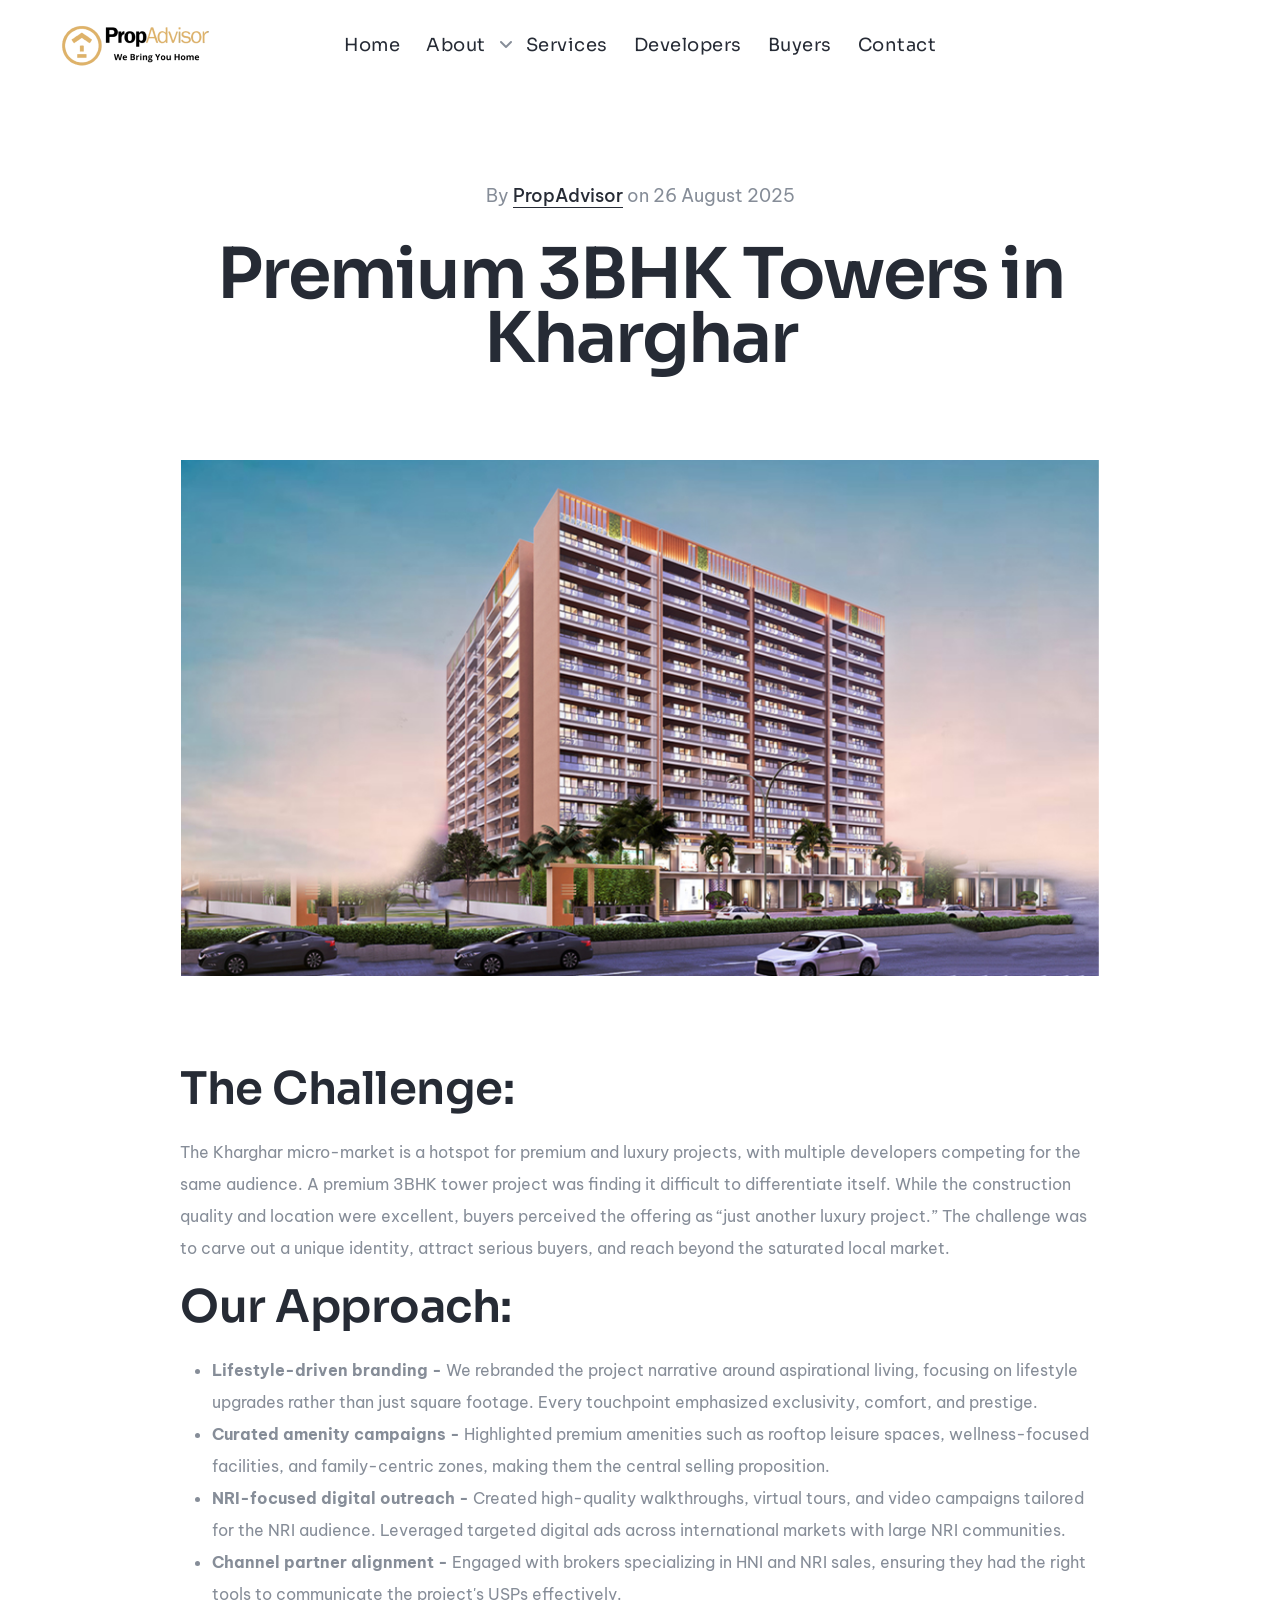
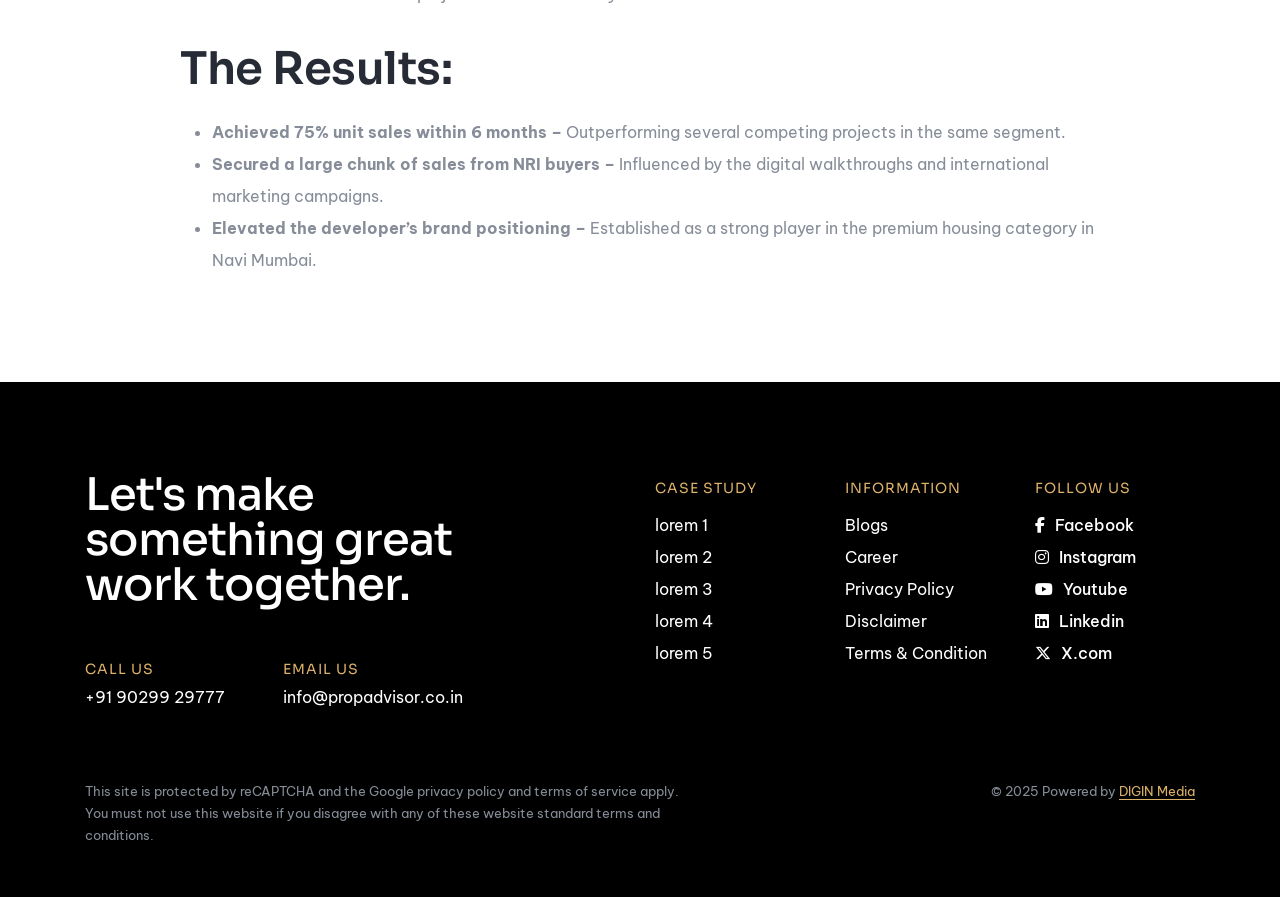
<file: case-study-1.html>
<!DOCTYPE html>
<html class="no-js" lang="en">
  <head>
    <title>PropAdvisor - We Bring You Home</title>
    <meta charset="utf-8" />
    <meta http-equiv="X-UA-Compatible" content="IE=edge" />
    <meta name="author" content="PropAdvisor" />
    <meta name="viewport" content="width=device-width,initial-scale=1.0" />
    <meta name="description" content="We Bring You Home" />
    <!-- favicon icon -->
    <link rel="shortcut icon" href="img/icons/favicon.png" />
    <link rel="apple-touch-icon" href="img/icons/favicon.png" />
    <link rel="apple-touch-icon" sizes="72x72" href="img/icons/favicon.png" />
    <link rel="apple-touch-icon" sizes="114x114" href="img/icons/favicon.png" />
    <!-- google fonts preconnect -->
    <link rel="preconnect" href="https://fonts.googleapis.com" crossorigin />
    <link rel="preconnect" href="https://fonts.gstatic.com" crossorigin />
    <!-- style sheets and font icons -->
    <link rel="stylesheet" href="css/vendors.min.css" />
    <link rel="stylesheet" href="css/icon.min.css" />
    <link rel="stylesheet" href="css/style.css" />
    <link rel="stylesheet" href="css/responsive.css" />
    <link rel="stylesheet" href="css/business.css" />
    <link rel="stylesheet" href="css/my-styles.css" />
    <link rel="stylesheet" href="css/common-theme.css" />
  </head>
  <body
    data-mobile-nav-trigger-alignment="right"
    data-mobile-nav-style="modern"
    data-mobile-nav-bg-color="#000">
    <!-- start header -->
    <header>
      <!-- start navigation -->
      <nav
        class="navbar navbar-expand-lg header-light bg-white header-reverse"
        data-header-hover="light">
        <div class="container-fluid">
          <div class="col-auto col-xxl-3 col-lg-2 me-lg-0 me-auto">
            <a class="navbar-brand" href="index.html">
              <img
                src="img/logos/PropAdvisor_Logo_black.png"
                data-at2x="img/logos/PropAdvisor_Logo_black.png"
                alt=""
                class="default-logo" />
              <img
                src="img/logos/PropAdvisor_Logo_black.png"
                data-at2x="img/logos/PropAdvisor_Logo_black.png"
                alt=""
                class="alt-logo" />
              <img
                src="img/logos/PropAdvisor_Logo_black.png"
                data-at2x="img/logos/PropAdvisor_Logo_black.png"
                alt=""
                class="mobile-logo" />
            </a>
          </div>
          <div class="col-auto menu-order position-static">
            <button
              class="navbar-toggler float-start"
              type="button"
              data-bs-toggle="collapse"
              data-bs-target="#navbarNav"
              aria-controls="navbarNav"
              aria-label="Toggle navigation">
              <span class="navbar-toggler-line"></span>
              <span class="navbar-toggler-line"></span>
              <span class="navbar-toggler-line"></span>
              <span class="navbar-toggler-line"></span>
            </button>
            <div class="collapse navbar-collapse" id="navbarNav">
              <ul class="navbar-nav alt-font">
                <li class="nav-item">
                  <a href="index.html" class="nav-link">Home</a>
                </li>
                <li class="nav-item dropdown dropdown-with-icon-style02">
                  <a href="about.html" class="nav-link">About</a>
                  <i
                    class="fa-solid fa-angle-down"
                    id="navbarDropdownMenuLink"
                    role="button"
                    data-bs-toggle="dropdown"
                    aria-expanded="false"></i>
                  <ul
                    class="dropdown-menu"
                    aria-labelledby="navbarDropdownMenuLink">
                    <li>
                      <a href="our-life.html"
                        ><i class="bi bi-briefcase"></i>Life At PropAdvisor
                      </a>
                    </li>
                    <li>
                      <a href="case-studies.html"
                        ><i class="bi bi-clipboard-data"></i>Case Studies
                      </a>
                    </li>
                    <li>
                      <a href="blog.html"><i class="bi bi-peace"></i>Blogs</a>
                    </li>
                    <!-- <li>
                      <a href="demo-business-services-details.html"
                        ><i class="bi bi-bar-chart-line"></i>Market research</a
                      >
                    </li>
                    <li>
                      <a href="demo-business-services-details.html"
                        ><i class="bi bi-send-check"></i>Business campaign</a
                      >
                    </li>
                    <li>
                      <a href="demo-business-services-details.html"
                        ><i class="bi bi-globe2"></i>Digital solutions</a
                      >
                    </li> -->
                  </ul>
                </li>
                <li class="nav-item">
                  <a href="services.html" class="nav-link">Services </a>
                </li>

                <li class="nav-item">
                  <a href="developers.html" class="nav-link">Developers</a>
                </li>
                <li class="nav-item">
                  <a href="buyers.html" class="nav-link">Buyers</a>
                </li>
                <!-- <li class="nav-item">
                  <a href="projects.html" class="nav-link">Projects</a>
                </li> -->
                <li class="nav-item">
                  <a href="contact.html" class="nav-link">Contact</a>
                </li>
              </ul>
            </div>
          </div>
          <div
            class="col-auto col-xxl-3 col-lg-2 text-end pe-5 d-none d-sm-flex">
            <div class="header-icon">
              <!-- <div class="d-none d-xxl-inline-block me-25px xxl-me-10px">
                <div class="alt-font fs-15 xl-fs-13 widget-text fw-500">
                  <span
                    class="w-35px h-35px bg-base-color d-inline-block lh-36 me-10px border-radius-100px"
                    ><i class="feather icon-feather-phone me-10px"></i></span
                  ><a href="tel:1800222000" class="widget-text text-white-hover"
                    >1 800 222 000</a
                  >
                </div>
              </div> -->
              <!-- <div class="header-button">
                <a
                  href=""
                  class="btn btn-very-small btn-transparent-white-light btn-rounded"
                  >Get a quote</a
                >
              </div> -->
            </div>
          </div>
        </div>
      </nav>
      <!-- end navigation -->
    </header>
    <!-- end header -->

    <!-- start section -->
    <section class="top-space-margin">
      <div class="container">
        <div class="row justify-content-center">
          <div class="col-lg-10 text-center">
            <span class="fs-18 mb-30px sm-mb-20px d-inline-block"
              >By
              <a
                href=""
                class="text-dark-gray text-decoration-line-bottom fw-500"
                >PropAdvisor</a
              >
              <!-- in
              <a
                href="demo-accounting-news.html"
                class="text-dark-gray text-decoration-line-bottom fw-500"
                >Marketing</a
              > -->
              on 26 August 2025</span
            >
            <h1 class="alt-font fw-600 text-dark-gray ls-minus-2px mb-0">
              Premium 3BHK Towers in Kharghar
            </h1>
          </div>
        </div>
      </div>
    </section>
    <!-- end section -->
    <!-- start section -->
    <section class="py-0 ps-13 pe-13 lg-ps-4 lg-pe-4 sm-px-0">
      <div class="container-fluid">
        <div class="row justify-content-center">
          <div class="col-12">
            <!-- <img src="https://placehold.co/1410x850" class="w-100" alt="" /> -->
            <img
              src="img/case_study/Project_Delta_Prestige.jpg"
              class="w-100"
              alt="" />
          </div>
        </div>
      </div>
    </section>
    <!-- end section -->
    <!-- start section -->
    <section>
      <div class="container">
        <div class="row justify-content-center">
          <div class="col-lg-10">
            <div class="row">
              <div
                class="col-md-12 last-paragraph-no-margin text-center text-md-start">
                <h3 class="alt-font fw-600 text-dark-gray">The Challenge:</h3>
                <p>
                  The Kharghar micro-market is a hotspot for premium and luxury
                  projects, with multiple developers competing for the same
                  audience. A premium 3BHK tower project was finding it
                  difficult to differentiate itself. While the construction
                  quality and location were excellent, buyers perceived the
                  offering as “just another luxury project.” The challenge was
                  to carve out a unique identity, attract serious buyers, and
                  reach beyond the saturated local market.
                </p>
              </div>

              <div
                class="col-md-12 last-paragraph-no-margin text-center text-md-start mt-20px">
                <h3 class="alt-font fw-600 text-dark-gray">Our Approach:</h3>
                <ul class="case-study-bullets">
                  <li>
                    <strong>Lifestyle-driven branding - </strong> We rebranded
                    the project narrative around aspirational living, focusing
                    on lifestyle upgrades rather than just square footage. Every
                    touchpoint emphasized exclusivity, comfort, and prestige.
                  </li>
                  <li>
                    <strong>Curated amenity campaigns - </strong> Highlighted
                    premium amenities such as rooftop leisure spaces,
                    wellness-focused facilities, and family-centric zones,
                    making them the central selling proposition.
                  </li>
                  <li>
                    <strong>NRI-focused digital outreach - </strong> Created
                    high-quality walkthroughs, virtual tours, and video
                    campaigns tailored for the NRI audience. Leveraged targeted
                    digital ads across international markets with large NRI
                    communities.
                  </li>
                  <li>
                    <strong>Channel partner alignment - </strong> Engaged with
                    brokers specializing in HNI and NRI sales, ensuring they had
                    the right tools to communicate the project's USPs
                    effectively.
                  </li>
                </ul>
              </div>

              <div
                class="col-md-12 last-paragraph-no-margin text-center text-md-start mt-20px">
                <h3 class="alt-font fw-600 text-dark-gray">The Results:</h3>
                <ul class="case-study-bullets">
                  <li>
                    <strong>Achieved 75% unit sales within 6 months –</strong>
                    Outperforming several competing projects in the same
                    segment.
                  </li>
                  <li>
                    <strong
                      >Secured a large chunk of sales from NRI buyers –</strong
                    >
                    Influenced by the digital walkthroughs and international
                    marketing campaigns.
                  </li>
                  <li>
                    <strong
                      >Elevated the developer’s brand positioning –</strong
                    >
                    Established as a strong player in the premium housing
                    category in Navi Mumbai.
                  </li>
                </ul>
              </div>
            </div>
          </div>
        </div>
      </div>
    </section>
    <!-- end section -->

    <!-- start footer -->
    <footer class="bg-black pb-4 sm-pb-50px" style="background-image: url()">
      <div class="container">
        <div class="row mb-6">
          <div class="col-lg-5 col-md-6 sm-mb-30px order-2 order-md-1">
            <h3
              class="text-white fw-500 alt-font mb-50px ls-minus-1px sm-mb-30px">
              Let's make something great work together.
            </h3>
            <div class="row">
              <div class="col-lg-5 col-6 footer_text-white">
                <span
                  class="alt-font fs-14 text-uppercase d-block text-base-color ls-1px lh-24"
                  >Call us</span
                >
                <a href="tel:+91 90299 29777">+91 90299 29777</a>
              </div>
              <div class="col-lg-6 col-6 footer_text-white">
                <span
                  class="alt-font fs-14 text-uppercase d-block text-base-color ls-1px lh-24"
                  >Email Us</span
                >
                <a href="mailto:info@propadvisor.co.in"
                  >info@propadvisor.co.in</a
                >
              </div>
            </div>
          </div>
          <div class="col-md-2 offset-lg-1 col-6 order-3 order-md-2">
            <span
              class="alt-font fs-14 text-uppercase mb-5px d-block text-base-color ls-1px"
              >Case study</span
            >
            <ul class="footer_text-white">
              <li><a href="">lorem 1 </a></li>
              <li><a href="">lorem 2</a></li>
              <li><a href="">lorem 3</a></li>
              <li><a href="">lorem 4</a></li>
              <li><a href="">lorem 5</a></li>
            </ul>
          </div>
          <div class="col-md-2 col-6 order-3 order-md-3">
            <span
              class="alt-font fs-14 text-uppercase mb-5px d-block text-base-color ls-1px"
              >information</span
            >
            <ul class="footer_text-white">
              <li>
                <a href="" target="_blank">Blogs</a>
              </li>
              <li>
                <a href="" target="_blank">Career</a>
              </li>
              <li>
                <a href="" target="_blank">Privacy Policy </a>
              </li>
              <li>
                <a href="" target="_blank">Disclaimer </a>
              </li>
              <li>
                <a href="" target="_blank">Terms & Condition</a>
              </li>
            </ul>
          </div>
          <div class="col-md-2 order-1 order-md-4 sm-mb-30px">
            <div
              class="col-lg-12 col-md-12 col-sm-12 elements-social social-icon-style-10 text-white">
              <span
                class="alt-font fs-14 text-uppercase mb-5px d-block text-base-color ls-1px"
                >Follow Us</span
              >
              <ul class="">
                <li class="me-30px">
                  <a
                    class="facebook"
                    href="https://www.facebook.com/"
                    target="_blank">
                    <i class="fa-brands fa-facebook-f me-10px"></i>
                    <span class="fw-500">Facebook</span>
                  </a>
                </li>
                <li>
                  <a
                    class="instagram"
                    href="http://www.instagram.com"
                    target="_blank">
                    <i class="fa-brands fa-instagram me-10px"></i>
                    <span class="fw-500">Instagram</span>
                  </a>
                </li>

                <li class="me-30px">
                  <a
                    class="youtube"
                    href="http://www.youtube.com"
                    target="_blank">
                    <i class="fa-brands fa-youtube me-10px"></i>
                    <span class="fw-500">Youtube</span>
                  </a>
                </li>
                <li class="me-30px">
                  <a
                    class="youtube"
                    href="http://www.youtube.com"
                    target="_blank">
                    <i class="fa-brands fa-linkedin me-10px"></i>
                    <span class="fw-500">Linkedin</span>
                  </a>
                </li>
                <li class="me-30px">
                  <a class="twitter" href="http://www.x.com" target="_blank">
                    <i class="fa-brands fa-x-twitter me-10px"></i>
                    <span class="fw-500">X.com</span>
                  </a>
                </li>
              </ul>
            </div>
          </div>
        </div>
        <div class="row">
          <div class="col-md-7 last-paragraph-no-margin">
            <p class="fs-13 lh-22 w-95 sm-w-100">
              This site is protected by reCAPTCHA and the Google privacy policy
              and terms of service apply. You must not use this website if you
              disagree with any of these website standard terms and conditions.
            </p>
          </div>
          <div class="col-md-5 text-md-end sm-mt-15px last-paragraph-no-margin">
            <p class="fs-13 lh-22">
              &copy; 2025 Powered by
              <a
                href="https://letsdigin.in/"
                target="_blank"
                class="text-decoration-line-bottom text-base-color"
                >DIGIN Media</a
              >
            </p>
          </div>
        </div>
      </div>
    </footer>
    <!-- end footer -->
    <!-- start scroll progress -->
    <div class="scroll-progress d-none d-xxl-block">
      <a href="#" class="scroll-top" aria-label="scroll">
        <span class="scroll-text">Scroll</span
        ><span class="scroll-line"><span class="scroll-point"></span></span>
      </a>
    </div>
    <!-- end scroll progress -->
    <!-- javascript libraries -->
    <script type="text/javascript" src="js/jquery.js"></script>
    <script type="text/javascript" src="js/vendors.min.js"></script>
    <script type="text/javascript" src="js/main.js"></script>
  </body>
</html>
</file>
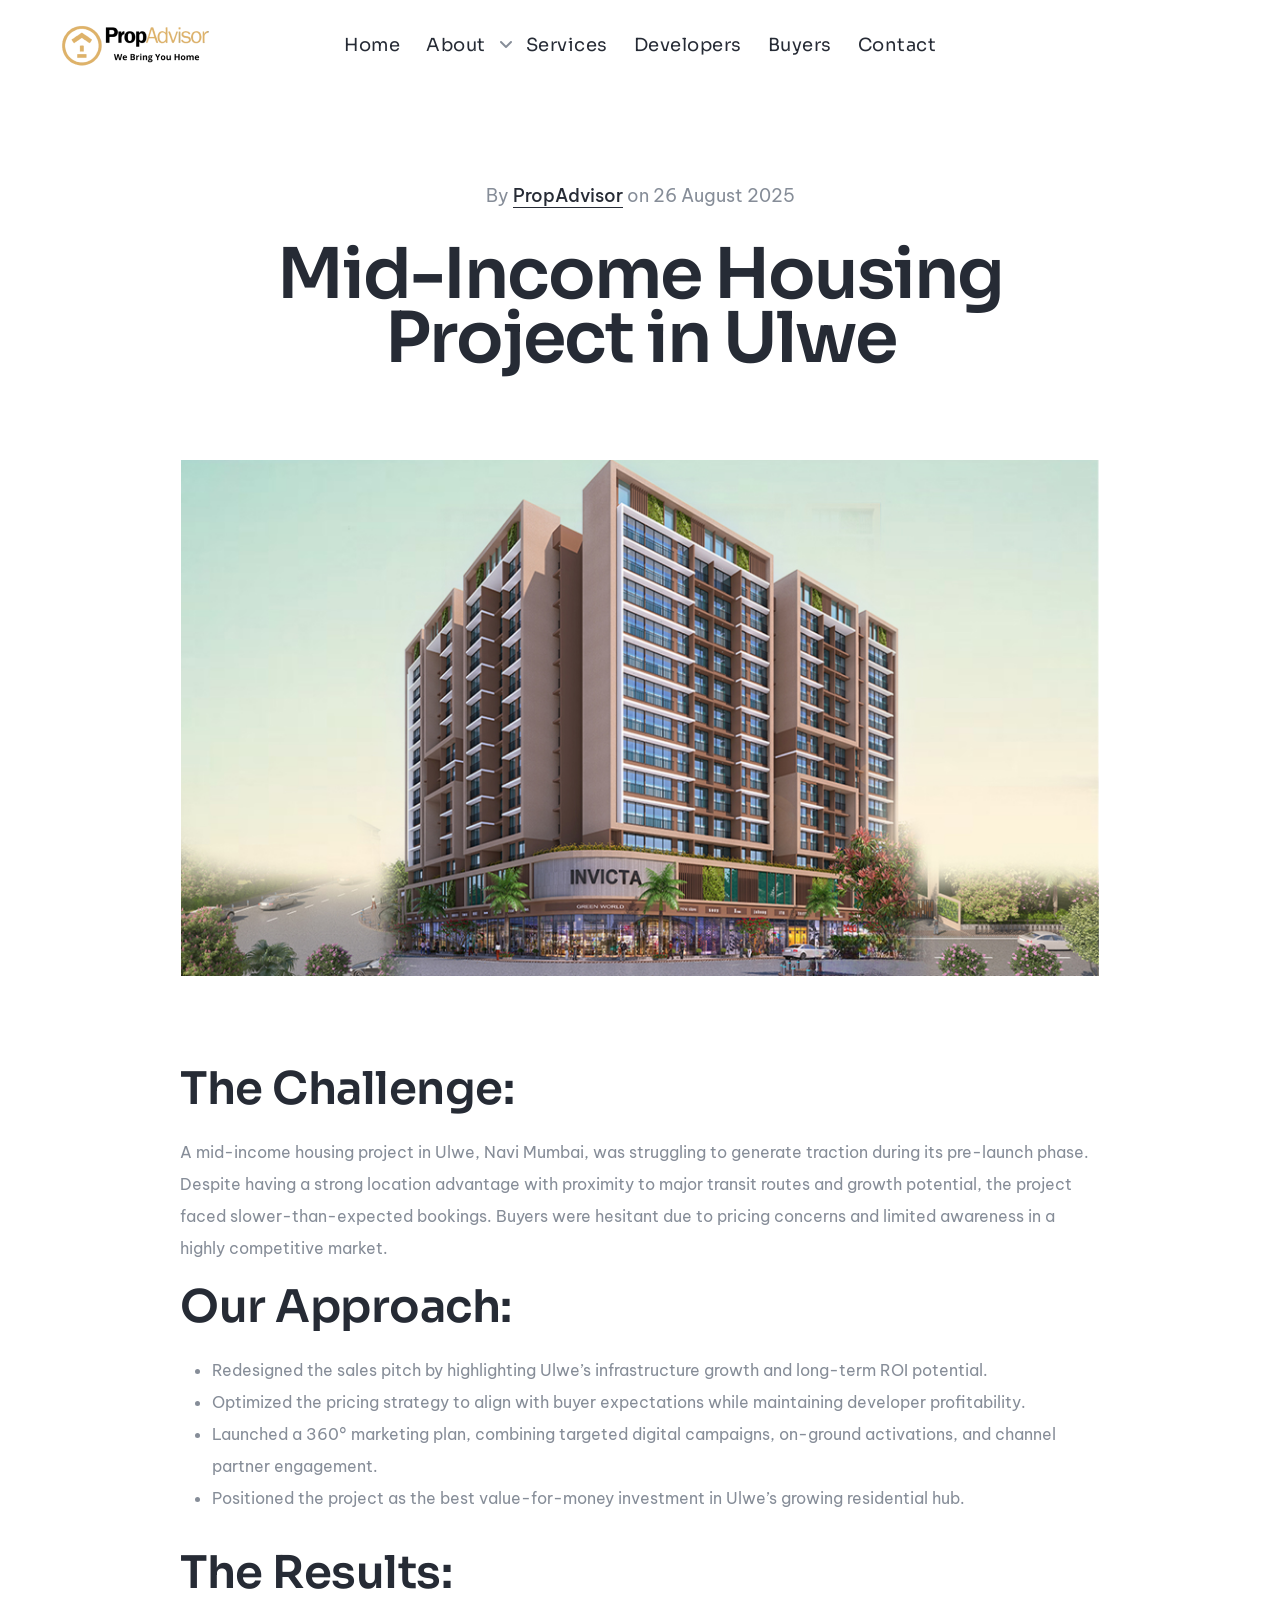
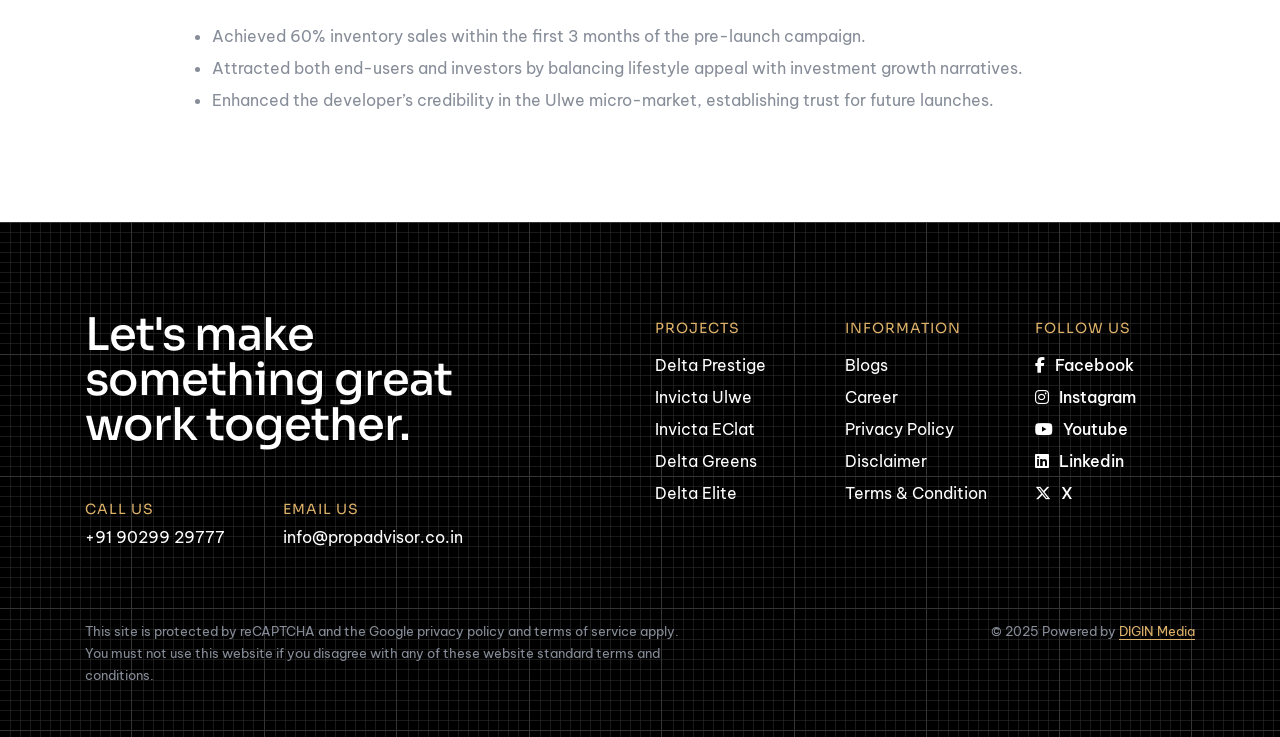
<file: case-study-2.html>
<!DOCTYPE html>
<html class="no-js" lang="en">
  <head>
    <title>PropAdvisor - We Bring You Home</title>
    <meta charset="utf-8" />
    <meta http-equiv="X-UA-Compatible" content="IE=edge" />
    <meta name="author" content="PropAdvisor" />
    <meta name="viewport" content="width=device-width,initial-scale=1.0" />
    <meta name="description" content="We Bring You Home" />
    <!-- favicon icon -->
    <link rel="shortcut icon" href="img/icons/favicon.png" />
    <link rel="apple-touch-icon" href="img/icons/favicon.png" />
    <link rel="apple-touch-icon" sizes="72x72" href="img/icons/favicon.png" />
    <link rel="apple-touch-icon" sizes="114x114" href="img/icons/favicon.png" />
    <!-- google fonts preconnect -->
    <link rel="preconnect" href="https://fonts.googleapis.com" crossorigin />
    <link rel="preconnect" href="https://fonts.gstatic.com" crossorigin />
    <!-- style sheets and font icons -->
    <link rel="stylesheet" href="css/vendors.min.css" />
    <link rel="stylesheet" href="css/icon.min.css" />
    <link rel="stylesheet" href="css/style.css" />
    <link rel="stylesheet" href="css/responsive.css" />
    <link rel="stylesheet" href="css/business.css" />
    <link rel="stylesheet" href="css/my-styles.css" />
    <link rel="stylesheet" href="css/common-theme.css" />
  </head>
  <body
    data-mobile-nav-trigger-alignment="right"
    data-mobile-nav-style="modern"
    data-mobile-nav-bg-color="#fff">
    <!-- start header -->
    <header>
      <!-- start navigation -->
      <nav
        class="navbar navbar-expand-lg header-light bg-white header-reverse"
        data-header-hover="light">
        <div class="container-fluid">
          <div class="col-auto col-xxl-3 col-lg-2 me-lg-0 me-auto">
            <a class="navbar-brand" href="index.html">
              <img
                src="img/logos/PropAdvisor_Logo_black.png"
                data-at2x="img/logos/PropAdvisor_Logo_black.png"
                alt=""
                class="default-logo" />
              <img
                src="img/logos/PropAdvisor_Logo_black.png"
                data-at2x="img/logos/PropAdvisor_Logo_black.png"
                alt=""
                class="alt-logo" />
              <img
                src="img/logos/PropAdvisor_Logo_black.png"
                data-at2x="img/logos/PropAdvisor_Logo_black.png"
                alt=""
                class="mobile-logo" />
            </a>
          </div>
          <div class="col-auto menu-order position-static">
            <button
              class="navbar-toggler float-start"
              type="button"
              data-bs-toggle="collapse"
              data-bs-target="#navbarNav"
              aria-controls="navbarNav"
              aria-label="Toggle navigation">
              <span class="navbar-toggler-line"></span>
              <span class="navbar-toggler-line"></span>
              <span class="navbar-toggler-line"></span>
              <span class="navbar-toggler-line"></span>
            </button>
            <div class="collapse navbar-collapse" id="navbarNav">
              <ul class="navbar-nav alt-font">
                <li class="nav-item">
                  <a href="index.html" class="nav-link">Home</a>
                </li>
                <li class="nav-item dropdown dropdown-with-icon-style02">
                  <a href="about.html" class="nav-link">About</a>
                  <i
                    class="fa-solid fa-angle-down"
                    id="navbarDropdownMenuLink"
                    role="button"
                    data-bs-toggle="dropdown"
                    aria-expanded="false"></i>
                  <ul
                    class="dropdown-menu"
                    aria-labelledby="navbarDropdownMenuLink">
                    <li>
                      <a href="our-life.html"
                        ><i class="bi bi-briefcase"></i>Life At PropAdvisor
                      </a>
                    </li>
                    <li>
                      <a href="case-studies.html"
                        ><i class="bi bi-clipboard-data"></i>Case Studies
                      </a>
                    </li>
                    <li>
                      <a href="blog.html"><i class="bi bi-peace"></i>Blogs</a>
                    </li>
                    <!-- <li>
                      <a href="demo-business-services-details.html"
                        ><i class="bi bi-bar-chart-line"></i>Market research</a
                      >
                    </li>
                    <li>
                      <a href="demo-business-services-details.html"
                        ><i class="bi bi-send-check"></i>Business campaign</a
                      >
                    </li>
                    <li>
                      <a href="demo-business-services-details.html"
                        ><i class="bi bi-globe2"></i>Digital solutions</a
                      >
                    </li> -->
                  </ul>
                </li>
                <li class="nav-item">
                  <a href="services.html" class="nav-link">Services </a>
                </li>

                <li class="nav-item">
                  <a href="developers.html" class="nav-link">Developers</a>
                </li>
                <li class="nav-item">
                  <a href="buyers.html" class="nav-link">Buyers</a>
                </li>
                <!-- <li class="nav-item">
                  <a href="projects.html" class="nav-link">Projects</a>
                </li> -->
                <li class="nav-item">
                  <a href="contact.html" class="nav-link">Contact</a>
                </li>
              </ul>
            </div>
          </div>
          <div
            class="col-auto col-xxl-3 col-lg-2 text-end pe-5 d-none d-sm-flex">
            <div class="header-icon">
              <!-- <div class="d-none d-xxl-inline-block me-25px xxl-me-10px">
                <div class="alt-font fs-15 xl-fs-13 widget-text fw-500">
                  <span
                    class="w-35px h-35px bg-base-color d-inline-block lh-36 me-10px border-radius-100px"
                    ><i class="feather icon-feather-phone me-10px"></i></span
                  ><a href="tel:1800222000" class="widget-text text-white-hover"
                    >1 800 222 000</a
                  >
                </div>
              </div> -->
              <!-- <div class="header-button">
                <a
                  href=""
                  class="btn btn-very-small btn-transparent-white-light btn-rounded"
                  >Get a quote</a
                >
              </div> -->
            </div>
          </div>
        </div>
      </nav>
      <!-- end navigation -->
    </header>
    <!-- end header -->

    <!-- start section -->
    <section class="top-space-margin">
      <div class="container">
        <div class="row justify-content-center">
          <div class="col-lg-10 text-center">
            <span class="fs-18 mb-30px sm-mb-20px d-inline-block"
              >By
              <a
                href=""
                class="text-dark-gray text-decoration-line-bottom fw-500"
                >PropAdvisor</a
              >
              <!-- in
              <a
                href="demo-accounting-news.html"
                class="text-dark-gray text-decoration-line-bottom fw-500"
                >Marketing</a
              > -->
              on 26 August 2025</span
            >
            <h1 class="alt-font fw-600 text-dark-gray ls-minus-2px mb-0">
              Mid-Income Housing Project in Ulwe
            </h1>
          </div>
        </div>
      </div>
    </section>
    <!-- end section -->
    <!-- start section -->
    <section class="py-0 ps-13 pe-13 lg-ps-4 lg-pe-4 sm-px-0">
      <div class="container-fluid">
        <div class="row justify-content-center">
          <div class="col-12">
            <!-- <img src="https://placehold.co/1410x850" class="w-100" alt="" /> -->
            <img
              src="img/case_study/Project_Invicta_Ulve.jpg"
              class="w-100"
              alt="" />
          </div>
        </div>
      </div>
    </section>
    <!-- end section -->
    <!-- start section -->
    <section>
      <div class="container">
        <div class="row justify-content-center">
          <div class="col-lg-10">
            <div class="row">
              <div
                class="col-md-12 last-paragraph-no-margin text-center text-md-start">
                <h3 class="alt-font fw-600 text-dark-gray">The Challenge:</h3>
                <p>
                  A mid-income housing project in Ulwe, Navi Mumbai, was
                  struggling to generate traction during its pre-launch phase.
                  Despite having a strong location advantage with proximity to
                  major transit routes and growth potential, the project faced
                  slower-than-expected bookings. Buyers were hesitant due to
                  pricing concerns and limited awareness in a highly competitive
                  market.
                </p>
              </div>

              <div
                class="col-md-12 last-paragraph-no-margin text-center text-md-start mt-20px">
                <h3 class="alt-font fw-600 text-dark-gray">Our Approach:</h3>
                <ul class="case-study-bullets">
                  <li>
                    Redesigned the sales pitch by highlighting Ulwe’s
                    infrastructure growth and long-term ROI potential.
                  </li>
                  <li>
                    Optimized the pricing strategy to align with buyer
                    expectations while maintaining developer profitability.
                  </li>
                  <li>
                    Launched a 360° marketing plan, combining targeted digital
                    campaigns, on-ground activations, and channel partner
                    engagement.
                  </li>
                  <li>
                    Positioned the project as the best value-for-money
                    investment in Ulwe’s growing residential hub.
                  </li>
                </ul>
              </div>

              <div
                class="col-md-12 last-paragraph-no-margin text-center text-md-start mt-20px">
                <h3 class="alt-font fw-600 text-dark-gray">The Results:</h3>
                <ul class="case-study-bullets">
                  <li>
                    Achieved 60% inventory sales within the first 3 months of
                    the pre-launch campaign.
                  </li>
                  <li>
                    Attracted both end-users and investors by balancing
                    lifestyle appeal with investment growth narratives.
                  </li>
                  <li>
                    Enhanced the developer’s credibility in the Ulwe
                    micro-market, establishing trust for future launches.
                  </li>
                </ul>
              </div>
            </div>
          </div>
        </div>
      </div>
    </section>
    <!-- end section -->

    <!-- start footer -->
    <footer
      class="bg-black pb-4 sm-pb-50px"
      style="background-image: url(img/footer/footer_bg_pattern.svg)">
      <div class="container">
        <div class="row mb-6">
          <div class="col-lg-5 col-md-6 sm-mb-30px order-2 order-md-1">
            <h3
              class="text-white fw-500 alt-font mb-50px ls-minus-1px sm-mb-30px">
              Let's make something great work together.
            </h3>
            <div class="row">
              <div class="col-lg-5 col-6 footer_text-white">
                <span
                  class="alt-font fs-14 text-uppercase d-block text-base-color ls-1px lh-24"
                  >Call us</span
                >
                <a href="tel:+91 90299 29777">+91 90299 29777</a>
              </div>
              <div class="col-lg-6 col-6 footer_text-white">
                <span
                  class="alt-font fs-14 text-uppercase d-block text-base-color ls-1px lh-24"
                  >Email Us</span
                >
                <a href="mailto:info@propadvisor.co.in"
                  >info@propadvisor.co.in</a
                >
              </div>
            </div>
          </div>
          <div class="col-md-2 offset-lg-1 col-6 order-3 order-md-2">
            <span
              class="alt-font fs-14 text-uppercase mb-5px d-block text-base-color ls-1px"
              >Projects</span
            >
            <ul class="footer_text-white">
              <li><a href="">Delta Prestige </a></li>
              <li><a href="">Invicta Ulwe</a></li>
              <li><a href="">Invicta EClat</a></li>
              <li>
                <a href="">Delta Greens</a>
              </li>
              <li><a href="">Delta Elite</a></li>
            </ul>
          </div>
          <div class="col-md-2 col-6 order-3 order-md-3">
            <span
              class="alt-font fs-14 text-uppercase mb-5px d-block text-base-color ls-1px"
              >information</span
            >
            <ul class="footer_text-white">
              <li>
                <a href="" target="_blank">Blogs</a>
              </li>
              <li>
                <a href="" target="_blank">Career</a>
              </li>
              <li>
                <a href="" target="_blank">Privacy Policy </a>
              </li>
              <li>
                <a href="" target="_blank">Disclaimer </a>
              </li>
              <li>
                <a href="" target="_blank">Terms & Condition</a>
              </li>
            </ul>
          </div>
          <div class="col-md-2 order-1 order-md-4 sm-mb-30px">
            <div
              class="col-lg-12 col-md-12 col-sm-12 elements-social social-icon-style-10 text-white">
              <span
                class="alt-font fs-14 text-uppercase mb-5px d-block text-base-color ls-1px"
                >Follow Us</span
              >
              <ul class="">
                <li class="me-30px">
                  <a
                    class="facebook"
                    href="https://www.facebook.com/"
                    target="_blank">
                    <i class="fa-brands fa-facebook-f me-10px"></i>
                    <span class="fw-500">Facebook</span>
                  </a>
                </li>
                <li>
                  <a
                    class="instagram"
                    href="http://www.instagram.com"
                    target="_blank">
                    <i class="fa-brands fa-instagram me-10px"></i>
                    <span class="fw-500">Instagram</span>
                  </a>
                </li>

                <li class="me-30px">
                  <a
                    class="youtube"
                    href="http://www.youtube.com"
                    target="_blank">
                    <i class="fa-brands fa-youtube me-10px"></i>
                    <span class="fw-500">Youtube</span>
                  </a>
                </li>
                <li class="me-30px">
                  <a
                    class="youtube"
                    href="http://www.youtube.com"
                    target="_blank">
                    <i class="fa-brands fa-linkedin me-10px"></i>
                    <span class="fw-500">Linkedin</span>
                  </a>
                </li>
                <li class="me-30px">
                  <a
                    class="twitter"
                    href="http://www.twitter.com"
                    target="_blank">
                    <i class="fa-brands fa-x-twitter me-10px"></i>
                    <span class="fw-500">X &nbsp;&nbsp;&nbsp;</span>
                  </a>
                </li>
              </ul>
            </div>
          </div>
        </div>
        <div class="row">
          <div class="col-md-7 last-paragraph-no-margin">
            <p class="fs-13 lh-22 w-95 sm-w-100">
              This site is protected by reCAPTCHA and the Google privacy policy
              and terms of service apply. You must not use this website if you
              disagree with any of these website standard terms and conditions.
            </p>
          </div>
          <div class="col-md-5 text-md-end sm-mt-15px last-paragraph-no-margin">
            <p class="fs-13 lh-22">
              &copy; 2025 Powered by
              <a
                href="https://letsdigin.in/"
                target="_blank"
                class="text-decoration-line-bottom text-base-color"
                >DIGIN Media</a
              >
            </p>
          </div>
        </div>
      </div>
    </footer>
    <!-- end footer -->
    <!-- start scroll progress -->
    <div class="scroll-progress d-none d-xxl-block">
      <a href="#" class="scroll-top" aria-label="scroll">
        <span class="scroll-text">Scroll</span
        ><span class="scroll-line"><span class="scroll-point"></span></span>
      </a>
    </div>
    <!-- end scroll progress -->
    <!-- javascript libraries -->
    <script type="text/javascript" src="js/jquery.js"></script>
    <script type="text/javascript" src="js/vendors.min.js"></script>
    <script type="text/javascript" src="js/main.js"></script>
  </body>
</html>
</file>
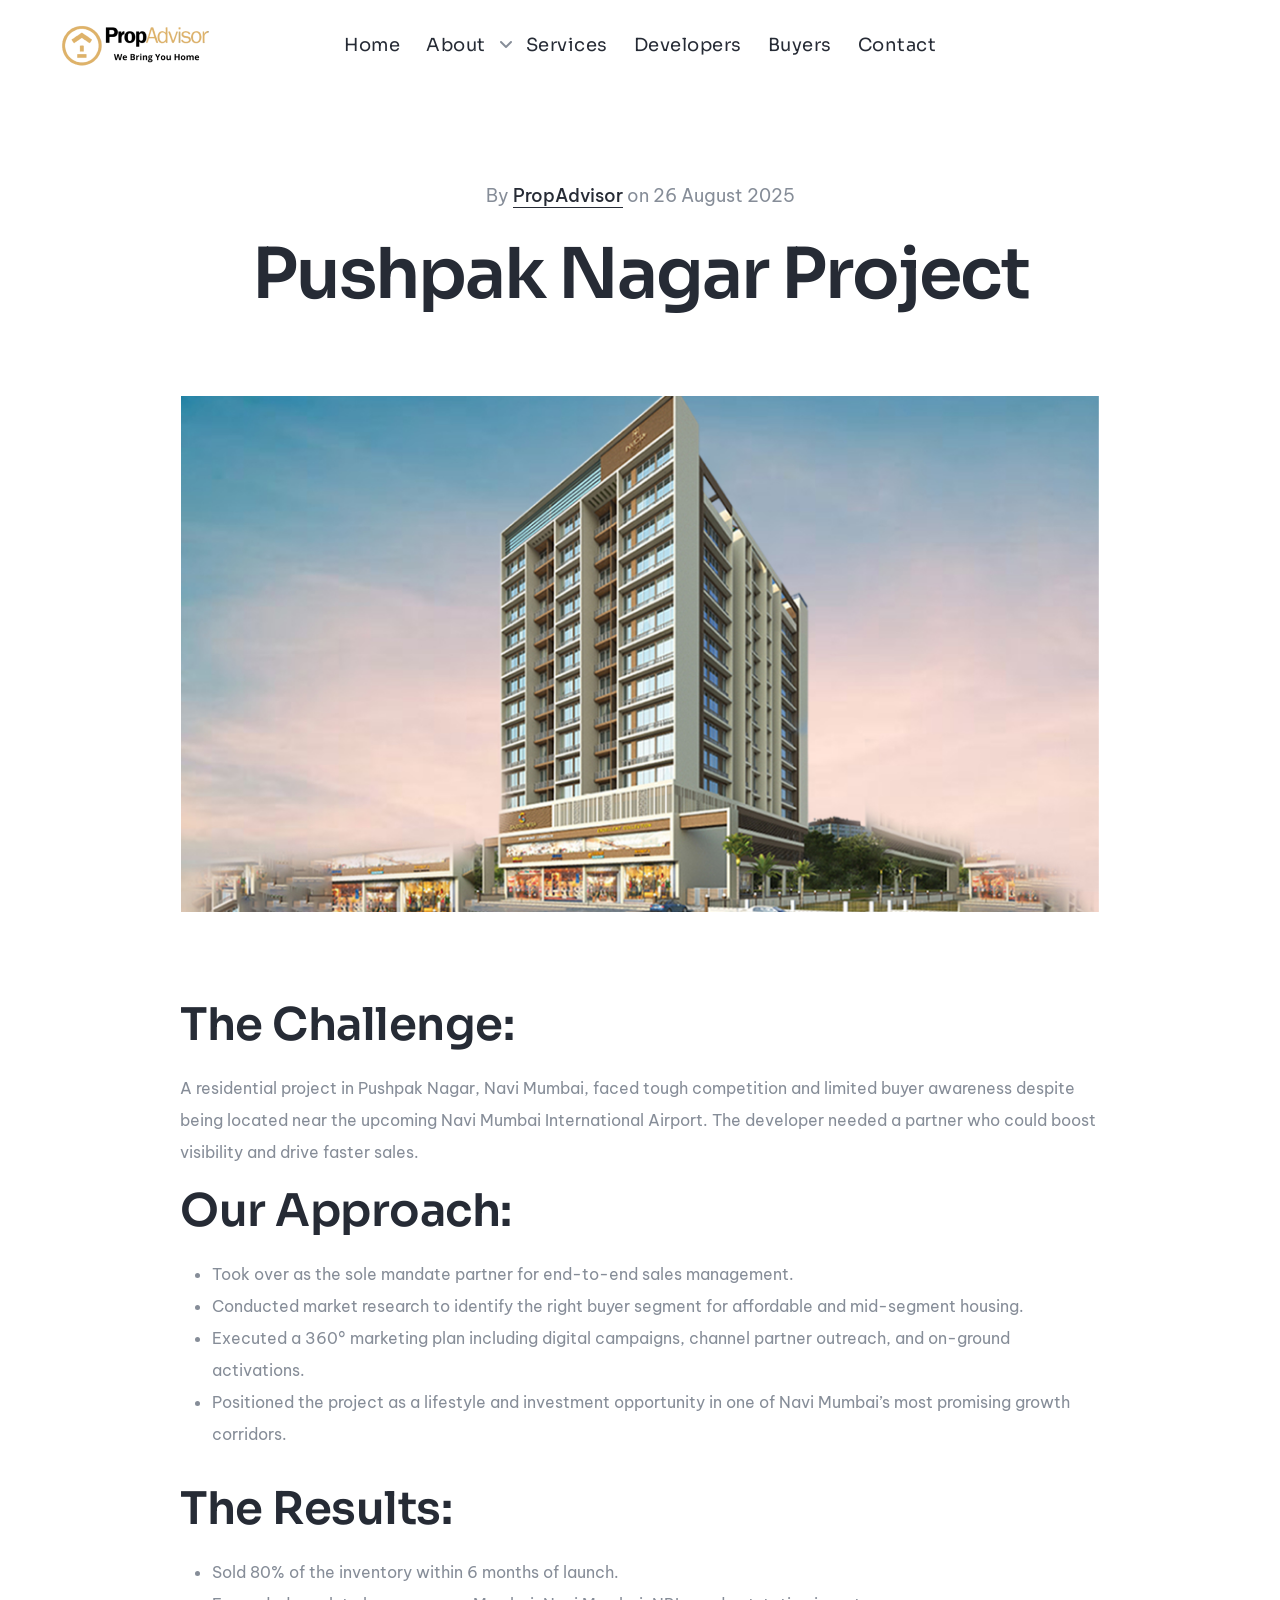
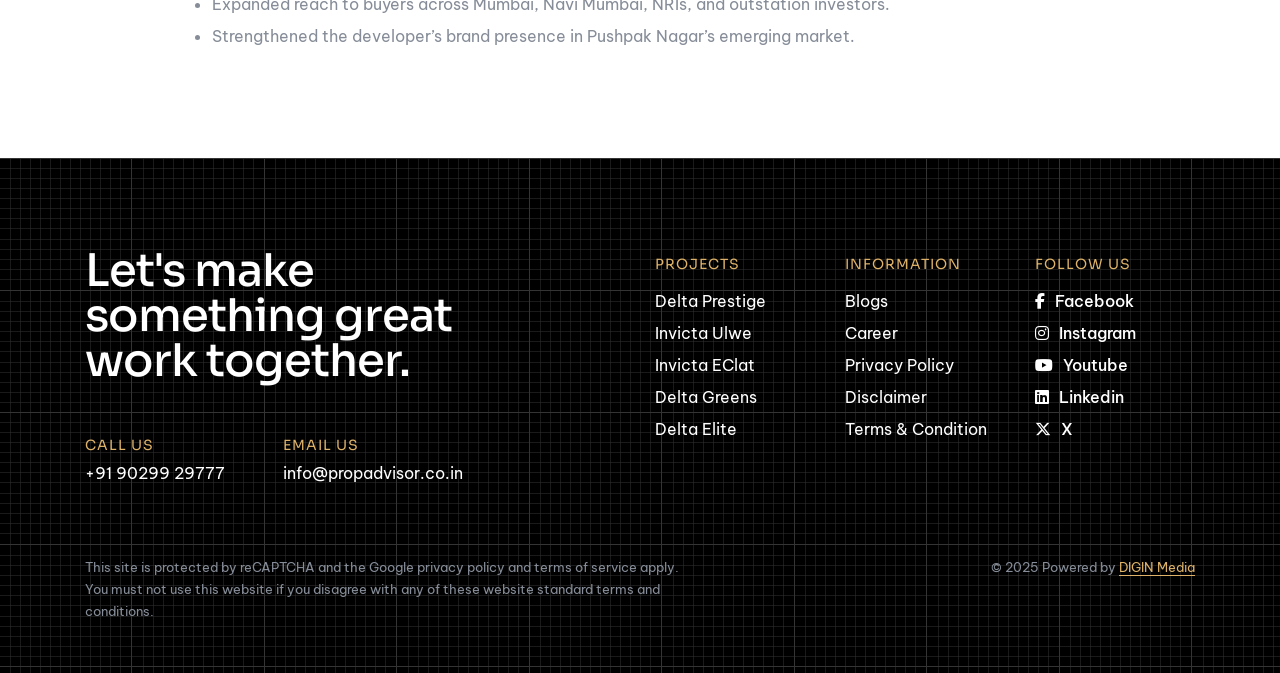
<file: case-study-3.html>
<!DOCTYPE html>
<html class="no-js" lang="en">
  <head>
    <title>PropAdvisor - We Bring You Home</title>
    <meta charset="utf-8" />
    <meta http-equiv="X-UA-Compatible" content="IE=edge" />
    <meta name="author" content="PropAdvisor" />
    <meta name="viewport" content="width=device-width,initial-scale=1.0" />
    <meta name="description" content="We Bring You Home" />
    <!-- favicon icon -->
    <link rel="shortcut icon" href="img/icons/favicon.png" />
    <link rel="apple-touch-icon" href="img/icons/favicon.png" />
    <link rel="apple-touch-icon" sizes="72x72" href="img/icons/favicon.png" />
    <link rel="apple-touch-icon" sizes="114x114" href="img/icons/favicon.png" />
    <!-- google fonts preconnect -->
    <link rel="preconnect" href="https://fonts.googleapis.com" crossorigin />
    <link rel="preconnect" href="https://fonts.gstatic.com" crossorigin />
    <!-- style sheets and font icons -->
    <link rel="stylesheet" href="css/vendors.min.css" />
    <link rel="stylesheet" href="css/icon.min.css" />
    <link rel="stylesheet" href="css/style.css" />
    <link rel="stylesheet" href="css/responsive.css" />
    <link rel="stylesheet" href="css/business.css" />
    <link rel="stylesheet" href="css/my-styles.css" />
    <link rel="stylesheet" href="css/common-theme.css" />
  </head>
  <body
    data-mobile-nav-trigger-alignment="right"
    data-mobile-nav-style="modern"
    data-mobile-nav-bg-color="#fff">
    <!-- start header -->
    <header>
      <!-- start navigation -->
      <nav
        class="navbar navbar-expand-lg header-light bg-white header-reverse"
        data-header-hover="light">
        <div class="container-fluid">
          <div class="col-auto col-xxl-3 col-lg-2 me-lg-0 me-auto">
            <a class="navbar-brand" href="index.html">
              <img
                src="img/logos/PropAdvisor_Logo_black.png"
                data-at2x="img/logos/PropAdvisor_Logo_black.png"
                alt=""
                class="default-logo" />
              <img
                src="img/logos/PropAdvisor_Logo_black.png"
                data-at2x="img/logos/PropAdvisor_Logo_black.png"
                alt=""
                class="alt-logo" />
              <img
                src="img/logos/PropAdvisor_Logo_black.png"
                data-at2x="img/logos/PropAdvisor_Logo_black.png"
                alt=""
                class="mobile-logo" />
            </a>
          </div>
          <div class="col-auto menu-order position-static">
            <button
              class="navbar-toggler float-start"
              type="button"
              data-bs-toggle="collapse"
              data-bs-target="#navbarNav"
              aria-controls="navbarNav"
              aria-label="Toggle navigation">
              <span class="navbar-toggler-line"></span>
              <span class="navbar-toggler-line"></span>
              <span class="navbar-toggler-line"></span>
              <span class="navbar-toggler-line"></span>
            </button>
            <div class="collapse navbar-collapse" id="navbarNav">
              <ul class="navbar-nav alt-font">
                <li class="nav-item">
                  <a href="index.html" class="nav-link">Home</a>
                </li>
                <li class="nav-item dropdown dropdown-with-icon-style02">
                  <a href="about.html" class="nav-link">About</a>
                  <i
                    class="fa-solid fa-angle-down"
                    id="navbarDropdownMenuLink"
                    role="button"
                    data-bs-toggle="dropdown"
                    aria-expanded="false"></i>
                  <ul
                    class="dropdown-menu"
                    aria-labelledby="navbarDropdownMenuLink">
                    <li>
                      <a href="our-life.html"
                        ><i class="bi bi-briefcase"></i>Life At PropAdvisor
                      </a>
                    </li>
                    <li>
                      <a href="case-studies.html"
                        ><i class="bi bi-clipboard-data"></i>Case Studies
                      </a>
                    </li>
                    <li>
                      <a href="blog.html"><i class="bi bi-peace"></i>Blogs</a>
                    </li>
                    <!-- <li>
                      <a href="demo-business-services-details.html"
                        ><i class="bi bi-bar-chart-line"></i>Market research</a
                      >
                    </li>
                    <li>
                      <a href="demo-business-services-details.html"
                        ><i class="bi bi-send-check"></i>Business campaign</a
                      >
                    </li>
                    <li>
                      <a href="demo-business-services-details.html"
                        ><i class="bi bi-globe2"></i>Digital solutions</a
                      >
                    </li> -->
                  </ul>
                </li>
                <li class="nav-item">
                  <a href="services.html" class="nav-link">Services </a>
                </li>

                <li class="nav-item">
                  <a href="developers.html" class="nav-link">Developers</a>
                </li>
                <li class="nav-item">
                  <a href="buyers.html" class="nav-link">Buyers</a>
                </li>
                <!-- <li class="nav-item">
                  <a href="projects.html" class="nav-link">Projects</a>
                </li> -->
                <li class="nav-item">
                  <a href="contact.html" class="nav-link">Contact</a>
                </li>
              </ul>
            </div>
          </div>
          <div
            class="col-auto col-xxl-3 col-lg-2 text-end pe-5 d-none d-sm-flex">
            <div class="header-icon">
              <!-- <div class="d-none d-xxl-inline-block me-25px xxl-me-10px">
                <div class="alt-font fs-15 xl-fs-13 widget-text fw-500">
                  <span
                    class="w-35px h-35px bg-base-color d-inline-block lh-36 me-10px border-radius-100px"
                    ><i class="feather icon-feather-phone me-10px"></i></span
                  ><a href="tel:1800222000" class="widget-text text-white-hover"
                    >1 800 222 000</a
                  >
                </div>
              </div> -->
              <!-- <div class="header-button">
                <a
                  href=""
                  class="btn btn-very-small btn-transparent-white-light btn-rounded"
                  >Get a quote</a
                >
              </div> -->
            </div>
          </div>
        </div>
      </nav>
      <!-- end navigation -->
    </header>
    <!-- end header -->

    <!-- start section -->
    <section class="top-space-margin">
      <div class="container">
        <div class="row justify-content-center">
          <div class="col-lg-10 text-center">
            <span class="fs-18 mb-30px sm-mb-20px d-inline-block"
              >By
              <a
                href=""
                class="text-dark-gray text-decoration-line-bottom fw-500"
                >PropAdvisor</a
              >
              <!-- in
              <a
                href="demo-accounting-news.html"
                class="text-dark-gray text-decoration-line-bottom fw-500"
                >Marketing</a
              > -->
              on 26 August 2025</span
            >
            <h1 class="alt-font fw-600 text-dark-gray ls-minus-2px mb-0">
              Pushpak Nagar Project
            </h1>
          </div>
        </div>
      </div>
    </section>
    <!-- end section -->
    <!-- start section -->
    <section class="py-0 ps-13 pe-13 lg-ps-4 lg-pe-4 sm-px-0">
      <div class="container-fluid">
        <div class="row justify-content-center">
          <div class="col-12">
            <!-- <img src="https://placehold.co/1410x850" class="w-100" alt="" /> -->
            <img
              src="img/case_study/Project_Invicta_Ecalt.jpg"
              class="w-100"
              alt="" />
          </div>
        </div>
      </div>
    </section>
    <!-- end section -->
    <!-- start section -->
    <section>
      <div class="container">
        <div class="row justify-content-center">
          <div class="col-lg-10">
            <div class="row">
              <div
                class="col-md-12 last-paragraph-no-margin text-center text-md-start">
                <h3 class="alt-font fw-600 text-dark-gray">The Challenge:</h3>
                <p>
                  A residential project in Pushpak Nagar, Navi Mumbai, faced
                  tough competition and limited buyer awareness despite being
                  located near the upcoming Navi Mumbai International Airport.
                  The developer needed a partner who could boost visibility and
                  drive faster sales.
                </p>
              </div>

              <div
                class="col-md-12 last-paragraph-no-margin text-center text-md-start mt-20px">
                <h3 class="alt-font fw-600 text-dark-gray">Our Approach:</h3>
                <ul class="case-study-bullets">
                  <li>
                    Took over as the sole mandate partner for end-to-end sales
                    management.
                  </li>
                  <li>
                    Conducted market research to identify the right buyer
                    segment for affordable and mid-segment housing.
                  </li>
                  <li>
                    Executed a 360° marketing plan including digital campaigns,
                    channel partner outreach, and on-ground activations.
                  </li>
                  <li>
                    Positioned the project as a lifestyle and investment
                    opportunity in one of Navi Mumbai’s most promising growth
                    corridors.
                  </li>
                </ul>
              </div>

              <div
                class="col-md-12 last-paragraph-no-margin text-center text-md-start mt-20px">
                <h3 class="alt-font fw-600 text-dark-gray">The Results:</h3>
                <ul class="case-study-bullets">
                  <li>Sold 80% of the inventory within 6 months of launch.</li>
                  <li>
                    Expanded reach to buyers across Mumbai, Navi Mumbai, NRIs,
                    and outstation investors.
                  </li>
                  <li>
                    Strengthened the developer’s brand presence in Pushpak
                    Nagar’s emerging market.
                  </li>
                </ul>
              </div>
            </div>
          </div>
        </div>
      </div>
    </section>
    <!-- end section -->

    <!-- start footer -->
    <footer
      class="bg-black pb-4 sm-pb-50px"
      style="background-image: url(img/footer/footer_bg_pattern.svg)">
      <div class="container">
        <div class="row mb-6">
          <div class="col-lg-5 col-md-6 sm-mb-30px order-2 order-md-1">
            <h3
              class="text-white fw-500 alt-font mb-50px ls-minus-1px sm-mb-30px">
              Let's make something great work together.
            </h3>
            <div class="row">
              <div class="col-lg-5 col-6 footer_text-white">
                <span
                  class="alt-font fs-14 text-uppercase d-block text-base-color ls-1px lh-24"
                  >Call us</span
                >
                <a href="tel:+91 90299 29777">+91 90299 29777</a>
              </div>
              <div class="col-lg-6 col-6 footer_text-white">
                <span
                  class="alt-font fs-14 text-uppercase d-block text-base-color ls-1px lh-24"
                  >Email Us</span
                >
                <a href="mailto:info@propadvisor.co.in"
                  >info@propadvisor.co.in</a
                >
              </div>
            </div>
          </div>
          <div class="col-md-2 offset-lg-1 col-6 order-3 order-md-2">
            <span
              class="alt-font fs-14 text-uppercase mb-5px d-block text-base-color ls-1px"
              >Projects</span
            >
            <ul class="footer_text-white">
              <li><a href="">Delta Prestige </a></li>
              <li><a href="">Invicta Ulwe</a></li>
              <li><a href="">Invicta EClat</a></li>
              <li>
                <a href="">Delta Greens</a>
              </li>
              <li><a href="">Delta Elite</a></li>
            </ul>
          </div>
          <div class="col-md-2 col-6 order-3 order-md-3">
            <span
              class="alt-font fs-14 text-uppercase mb-5px d-block text-base-color ls-1px"
              >information</span
            >
            <ul class="footer_text-white">
              <li>
                <a href="" target="_blank">Blogs</a>
              </li>
              <li>
                <a href="" target="_blank">Career</a>
              </li>
              <li>
                <a href="" target="_blank">Privacy Policy </a>
              </li>
              <li>
                <a href="" target="_blank">Disclaimer </a>
              </li>
              <li>
                <a href="" target="_blank">Terms & Condition</a>
              </li>
            </ul>
          </div>
          <div class="col-md-2 order-1 order-md-4 sm-mb-30px">
            <div
              class="col-lg-12 col-md-12 col-sm-12 elements-social social-icon-style-10 text-white">
              <span
                class="alt-font fs-14 text-uppercase mb-5px d-block text-base-color ls-1px"
                >Follow Us</span
              >
              <ul class="">
                <li class="me-30px">
                  <a
                    class="facebook"
                    href="https://www.facebook.com/"
                    target="_blank">
                    <i class="fa-brands fa-facebook-f me-10px"></i>
                    <span class="fw-500">Facebook</span>
                  </a>
                </li>
                <li>
                  <a
                    class="instagram"
                    href="http://www.instagram.com"
                    target="_blank">
                    <i class="fa-brands fa-instagram me-10px"></i>
                    <span class="fw-500">Instagram</span>
                  </a>
                </li>

                <li class="me-30px">
                  <a
                    class="youtube"
                    href="http://www.youtube.com"
                    target="_blank">
                    <i class="fa-brands fa-youtube me-10px"></i>
                    <span class="fw-500">Youtube</span>
                  </a>
                </li>
                <li class="me-30px">
                  <a
                    class="youtube"
                    href="http://www.youtube.com"
                    target="_blank">
                    <i class="fa-brands fa-linkedin me-10px"></i>
                    <span class="fw-500">Linkedin</span>
                  </a>
                </li>
                <li class="me-30px">
                  <a
                    class="twitter"
                    href="http://www.twitter.com"
                    target="_blank">
                    <i class="fa-brands fa-x-twitter me-10px"></i>
                    <span class="fw-500">X &nbsp;&nbsp;&nbsp;</span>
                  </a>
                </li>
              </ul>
            </div>
          </div>
        </div>
        <div class="row">
          <div class="col-md-7 last-paragraph-no-margin">
            <p class="fs-13 lh-22 w-95 sm-w-100">
              This site is protected by reCAPTCHA and the Google privacy policy
              and terms of service apply. You must not use this website if you
              disagree with any of these website standard terms and conditions.
            </p>
          </div>
          <div class="col-md-5 text-md-end sm-mt-15px last-paragraph-no-margin">
            <p class="fs-13 lh-22">
              &copy; 2025 Powered by
              <a
                href="https://letsdigin.in/"
                target="_blank"
                class="text-decoration-line-bottom text-base-color"
                >DIGIN Media</a
              >
            </p>
          </div>
        </div>
      </div>
    </footer>
    <!-- end footer -->
    <!-- start scroll progress -->
    <div class="scroll-progress d-none d-xxl-block">
      <a href="#" class="scroll-top" aria-label="scroll">
        <span class="scroll-text">Scroll</span
        ><span class="scroll-line"><span class="scroll-point"></span></span>
      </a>
    </div>
    <!-- end scroll progress -->
    <!-- javascript libraries -->
    <script type="text/javascript" src="js/jquery.js"></script>
    <script type="text/javascript" src="js/vendors.min.js"></script>
    <script type="text/javascript" src="js/main.js"></script>
  </body>
</html>
</file>
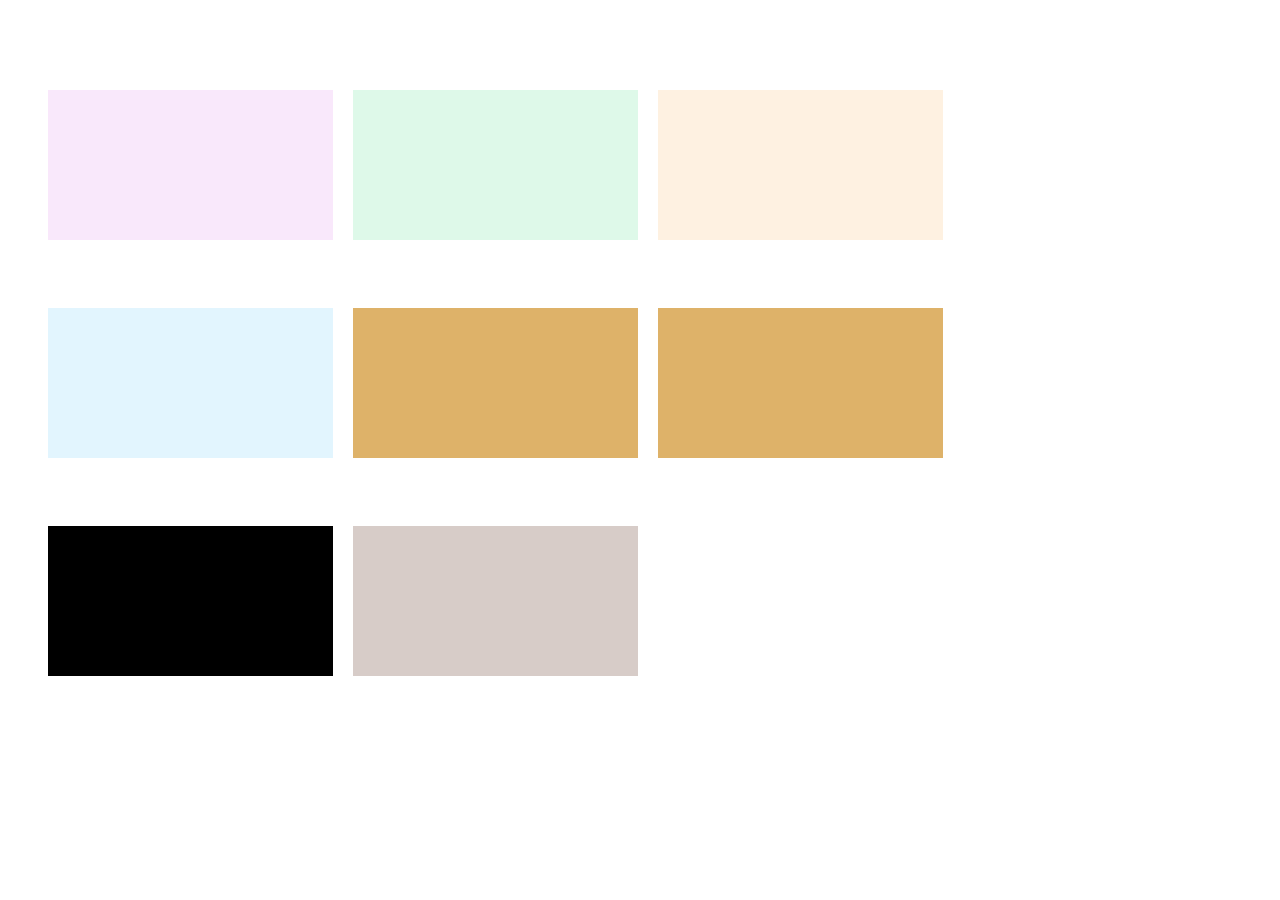
<file: colors-test.html>
<!DOCTYPE html>
<html class="no-js" lang="en">
  <head>
    <title>PropAdvisor - We Bring You Home</title>
    <meta charset="utf-8" />
    <meta http-equiv="X-UA-Compatible" content="IE=edge" />
    <meta name="author" content="PropAdvisor" />
    <meta name="viewport" content="width=device-width,initial-scale=1.0" />
    <meta name="description" content="We Bring You Home" />
    <!-- favicon icon -->
    <link rel="shortcut icon" href="img/icons/favicon.png" />
    <link rel="apple-touch-icon" href="img/icons/favicon.png" />
    <link rel="apple-touch-icon" sizes="72x72" href="img/icons/favicon.png" />
    <link rel="apple-touch-icon" sizes="114x114" href="img/icons/favicon.png" />
    <!-- google fonts preconnect -->
    <link rel="preconnect" href="https://fonts.googleapis.com" crossorigin />
    <link rel="preconnect" href="https://fonts.gstatic.com" crossorigin />
    <!-- style sheets and font icons -->
    <link rel="stylesheet" href="css/vendors.min.css" />
    <link rel="stylesheet" href="css/icon.min.css" />
    <link rel="stylesheet" href="css/style.css" />
    <link rel="stylesheet" href="css/responsive.css" />
    <link rel="stylesheet" href="css/business.css" />
    <link rel="stylesheet" href="css/my-styles.css" />
    <link rel="stylesheet" href="css/common-theme.css" />
    <style>
      .my-padding {
        padding-bottom: 150px;
      }
    </style>
  </head>
  <body
    data-mobile-nav-trigger-alignment="right"
    data-mobile-nav-style="modern"
    data-mobile-nav-bg-color="#000">
    <section class="container mx-5">
      <div class="row g-5 counter-style-04 custom-counter-grid">
        <div class="col-lg-3 col-md-6 bg-theme-2 my-padding"></div>
        <div class="col-lg-3 col-md-6 bg-theme-3 my-padding"></div>
        <div class="col-lg-3 col-md-6 bg-theme-4 my-padding"></div>
        <div class="col-lg-3 col-md-6 bg-theme-5 my-padding"></div>
        <div class="col-lg-3 col-md-6 bg-theme-6 my-padding"></div>
        <div class="col-lg-3 col-md-6 bg-theme-7 my-padding"></div>
        <div class="col-lg-3 col-md-6 bg-theme-8 my-padding"></div>
        <div class="col-lg-3 col-md-6 bg-theme-9 my-padding"></div>
      </div>
    </section>

    <!-- javascript libraries -->
    <script type="text/javascript" src="js/jquery.js"></script>
    <script type="text/javascript" src="js/vendors.min.js"></script>
    <script type="text/javascript" src="js/main.js"></script>
  </body>
</html>
</file>
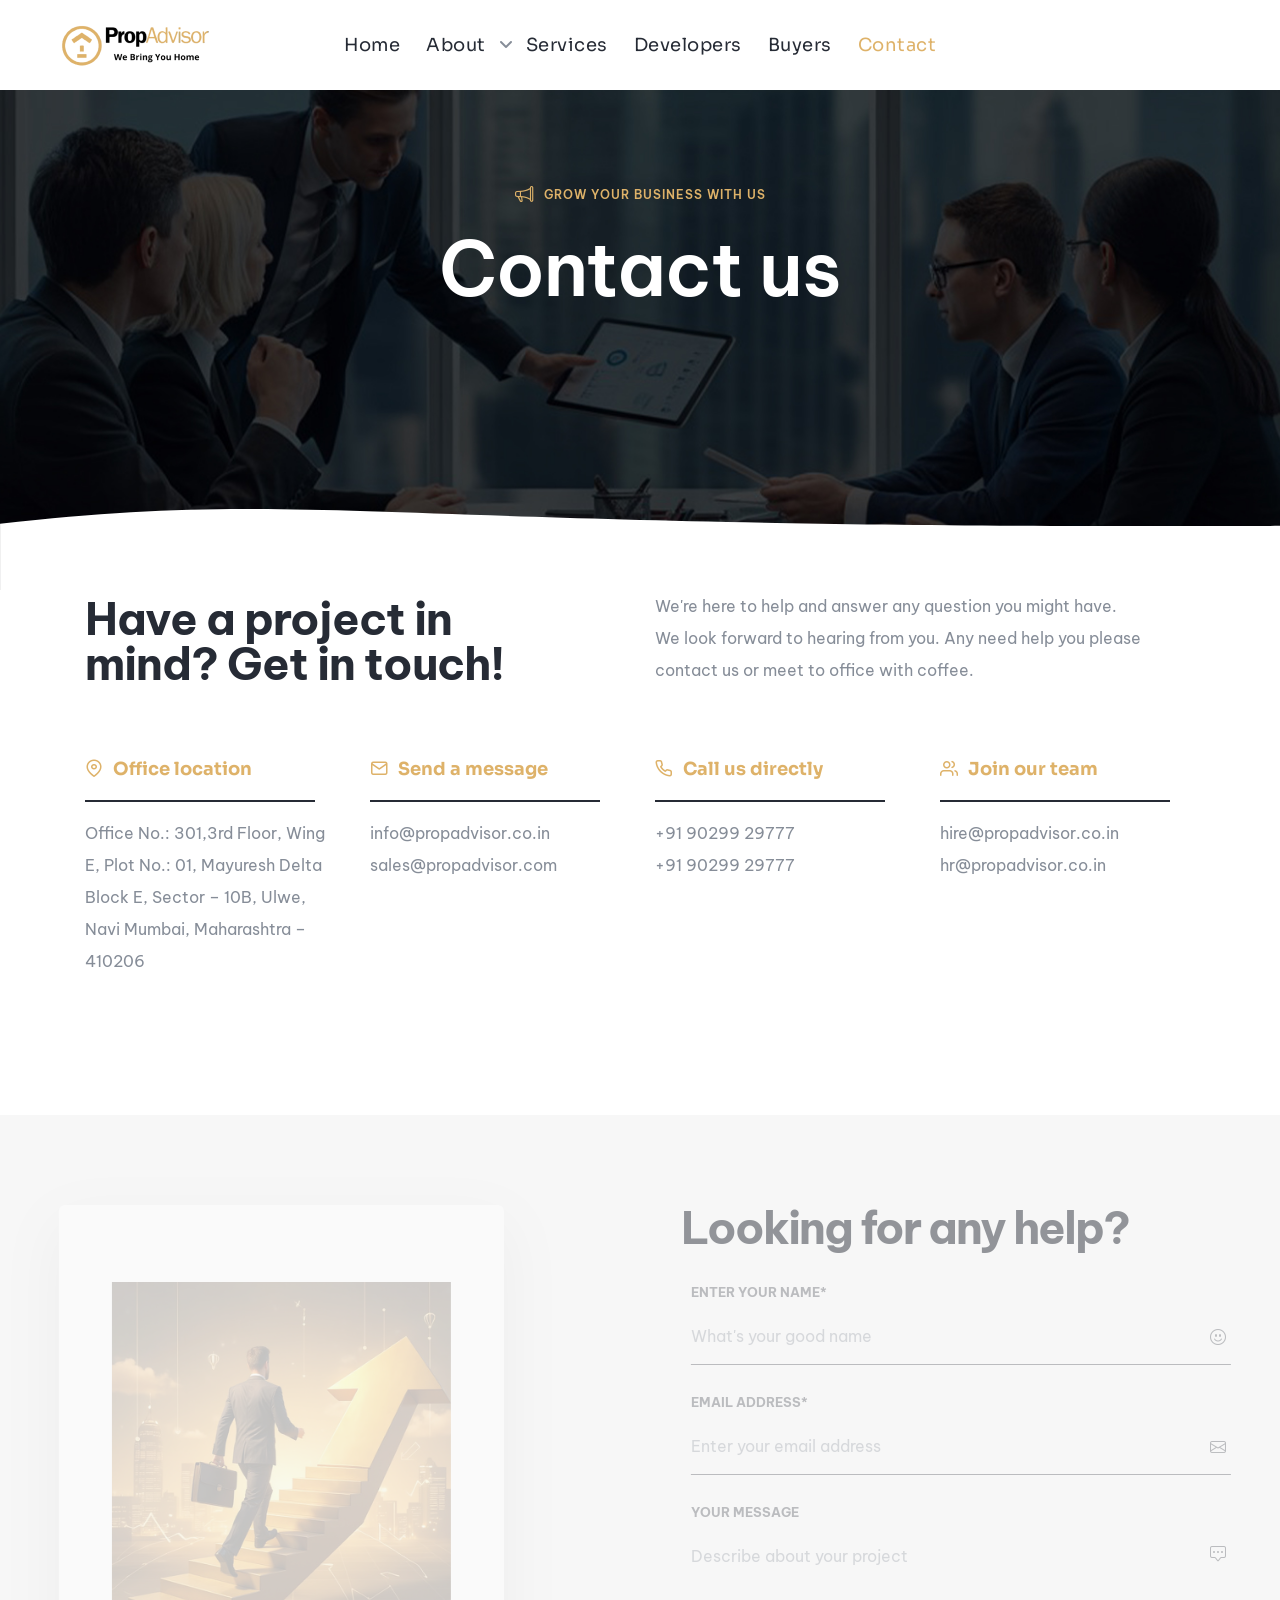
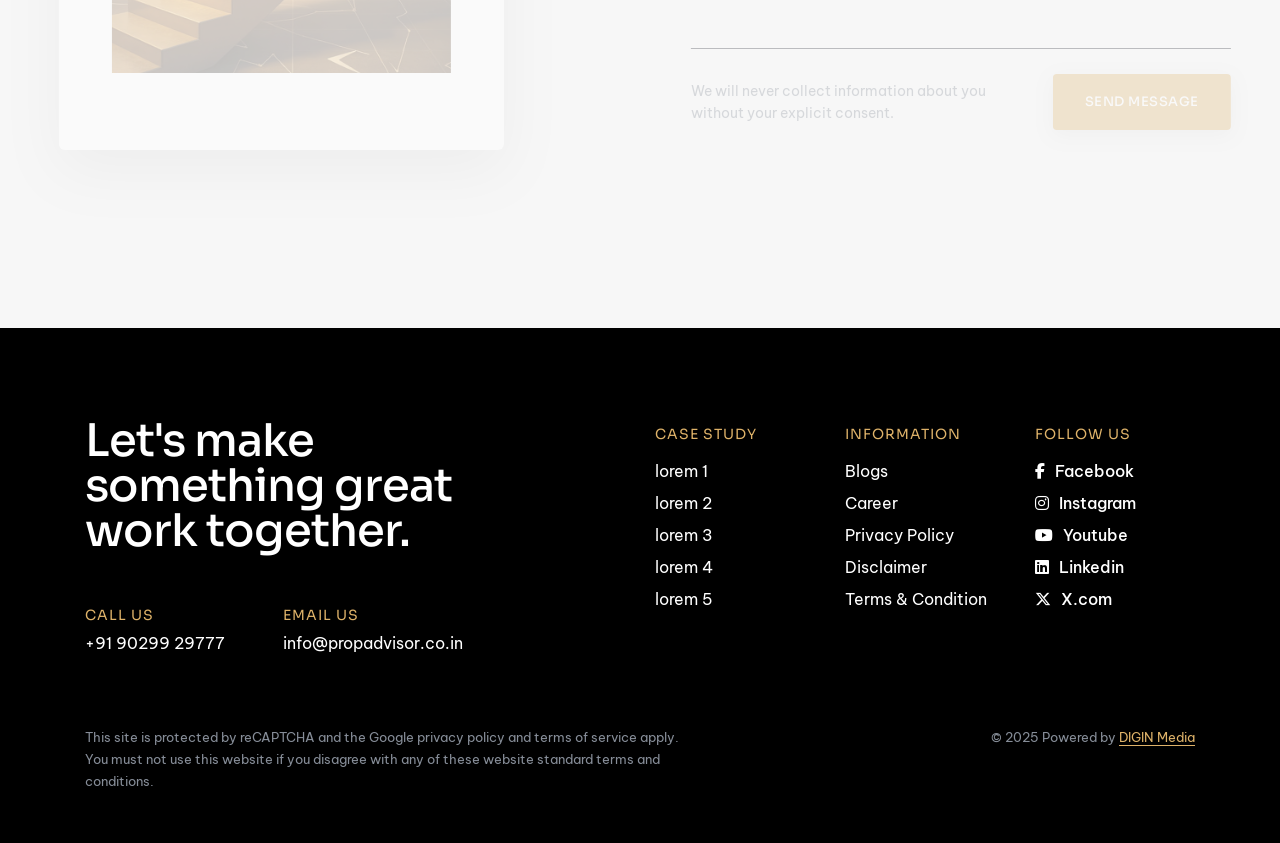
<file: contact.html>
<!DOCTYPE html>
<html class="no-js" lang="en">
  <head>
    <title>PropAdvisor - We Bring You Home</title>
    <meta charset="utf-8" />
    <meta http-equiv="X-UA-Compatible" content="IE=edge" />
    <meta name="author" content="PropAdvisor" />
    <meta name="viewport" content="width=device-width,initial-scale=1.0" />
    <meta name="description" content="We Bring You Home" />
    <!-- favicon icon -->
    <link rel="shortcut icon" href="img/icons/favicon.png" />
    <link rel="apple-touch-icon" href="img/icons/favicon.png" />
    <link rel="apple-touch-icon" sizes="72x72" href="img/icons/favicon.png" />
    <link rel="apple-touch-icon" sizes="114x114" href="img/icons/favicon.png" />
    <!-- google fonts preconnect -->
    <link rel="preconnect" href="https://fonts.googleapis.com" crossorigin />
    <link rel="preconnect" href="https://fonts.gstatic.com" crossorigin />
    <!-- style sheets and font icons -->
    <link rel="stylesheet" href="css/vendors.min.css" />
    <link rel="stylesheet" href="css/icon.min.css" />
    <link rel="stylesheet" href="css/style.css" />
    <link rel="stylesheet" href="css/responsive.css" />
    <link rel="stylesheet" href="css/business.css" />
    <link rel="stylesheet" href="css/ebook.css" />
    <link rel="stylesheet" href="css/my-styles.css" />
    <link rel="stylesheet" href="css/common-theme.css" />
  </head>
  <body
    data-mobile-nav-trigger-alignment="right"
    data-mobile-nav-style="modern"
    data-mobile-nav-bg-color="#000">
    <!-- start header -->
    <header>
      <!-- start navigation -->
      <nav
        class="navbar navbar-expand-lg header-light bg-white header-reverse"
        data-header-hover="light">
        <div class="container-fluid">
          <div class="col-auto col-xxl-3 col-lg-2 me-lg-0 me-auto">
            <a class="navbar-brand" href="index.html">
              <img
                src="img/logos/PropAdvisor_Logo_black.png"
                data-at2x="img/logos/PropAdvisor_Logo_black.png"
                alt=""
                class="default-logo" />
              <img
                src="img/logos/PropAdvisor_Logo_black.png"
                data-at2x="img/logos/PropAdvisor_Logo_black.png"
                alt=""
                class="alt-logo" />
              <img
                src="img/logos/PropAdvisor_Logo_black.png"
                data-at2x="img/logos/PropAdvisor_Logo_black.png"
                alt=""
                class="mobile-logo" />
            </a>
          </div>
          <div class="col-auto menu-order position-static">
            <button
              class="navbar-toggler float-start"
              type="button"
              data-bs-toggle="collapse"
              data-bs-target="#navbarNav"
              aria-controls="navbarNav"
              aria-label="Toggle navigation">
              <span class="navbar-toggler-line"></span>
              <span class="navbar-toggler-line"></span>
              <span class="navbar-toggler-line"></span>
              <span class="navbar-toggler-line"></span>
            </button>
            <div class="collapse navbar-collapse" id="navbarNav">
              <ul class="navbar-nav alt-font">
                <li class="nav-item">
                  <a href="index.html" class="nav-link">Home</a>
                </li>
                <li class="nav-item dropdown dropdown-with-icon-style02">
                  <a href="about.html" class="nav-link">About</a>
                  <i
                    class="fa-solid fa-angle-down"
                    id="navbarDropdownMenuLink"
                    role="button"
                    data-bs-toggle="dropdown"
                    aria-expanded="false"></i>
                  <ul
                    class="dropdown-menu"
                    aria-labelledby="navbarDropdownMenuLink">
                    <li>
                      <a href="our-life.html"
                        ><i class="bi bi-briefcase"></i>Life At PropAdvisor
                      </a>
                    </li>
                    <li>
                      <a href="case-studies.html"
                        ><i class="bi bi-clipboard-data"></i>Case Studies
                      </a>
                    </li>
                    <li>
                      <a href="blog.html"><i class="bi bi-peace"></i>Blogs</a>
                    </li>
                    <!-- <li>
                      <a href="demo-business-services-details.html"
                        ><i class="bi bi-bar-chart-line"></i>Market research</a
                      >
                    </li>
                    <li>
                      <a href="demo-business-services-details.html"
                        ><i class="bi bi-send-check"></i>Business campaign</a
                      >
                    </li>
                    <li>
                      <a href="demo-business-services-details.html"
                        ><i class="bi bi-globe2"></i>Digital solutions</a
                      >
                    </li> -->
                  </ul>
                </li>
                <li class="nav-item">
                  <a href="services.html" class="nav-link">Services </a>
                </li>

                <li class="nav-item">
                  <a href="developers.html" class="nav-link">Developers</a>
                </li>
                <li class="nav-item">
                  <a href="buyers.html" class="nav-link">Buyers</a>
                </li>
                <!-- <li class="nav-item">
                  <a href="projects.html" class="nav-link">Projects</a>
                </li> -->
                <li class="nav-item">
                  <a href="contact.html" class="nav-link">Contact</a>
                </li>
              </ul>
            </div>
          </div>
          <div
            class="col-auto col-xxl-3 col-lg-2 text-end pe-5 d-none d-sm-flex">
            <div class="header-icon">
              <!-- <div class="d-none d-xxl-inline-block me-25px xxl-me-10px">
                <div class="alt-font fs-15 xl-fs-13 widget-text fw-500">
                  <span
                    class="w-35px h-35px bg-base-color d-inline-block lh-36 me-10px border-radius-100px"
                    ><i class="feather icon-feather-phone me-10px"></i></span
                  ><a href="tel:1800222000" class="widget-text text-white-hover"
                    >1 800 222 000</a
                  >
                </div>
              </div> -->
              <!-- <div class="header-button">
                <a
                  href=""
                  class="btn btn-very-small btn-transparent-white-light btn-rounded"
                  >Get a quote</a
                >
              </div> -->
            </div>
          </div>
        </div>
      </nav>
      <!-- end navigation -->
    </header>
    <!-- end header -->

    <!-- start page title -->
    <section
      class="pt-0 cover-background ipad-top-space-margin sm-pb-0"
      style="background-image: url('img/contact/contact_head_banner.jpg')">
      <div class="shape-image-animation bottom-0 p-0 w-100 d-none d-md-block">
        <svg
          xmlns="http://www.w3.org/2000/svg"
          widht="3000"
          height="400"
          viewBox="0 180 2500 200"
          fill="#ffffff">
          <path
            class="st1"
            d="M 0 250 C 1200 400 1200 50 3000 250 L 3000 550 L 0 550 L 0 250">
            <animate
              attributeName="d"
              dur="5s"
              values="M 0 250 C 1200 400 1200 50 3000 250 L 3000 550 L 0 550 L 0 250;
                            M 0 250 C 400 50 400 400 3000 250 L 3000 550 L 0 550 L 0 250;
                            M 0 250 C 1200 400 1200 50 3000 250 L 3000 550 L 0 550 L 0 250"
              repeatCount="indefinite" />
          </path>
        </svg>
      </div>
      <div class="container">
        <div
          class="row align-items-center justify-content-center h-500px sm-h-300px">
          <div
            class="col-12 col-md-6 position-relative text-center page-title-extra-large d-flex flex-wrap flex-column align-items-center justify-content-center"
            data-anime='{ "el": "childs", "translateY": [30, 0], "opacity": [0,1], "duration": 600, "delay": 0, "staggervalue": 300, "easing": "easeOutQuad" }'>
            <span
              class="ps-25px pe-25px pt-5px pb-5px mb-15px text-uppercase text-base-color fs-12 ls-1px fw-600 border-radius-100px bg-gradient-dark-gray-transparent d-flex"
              ><i class="bi bi-megaphone text-base-color icon-small me-10px"></i
              >Grow your business with us</span
            >
            <h1 class="mb-20px text-white fw-600 ls-minus-1px">Contact us</h1>
          </div>
        </div>
      </div>
    </section>
    <!-- end page title -->
    <!-- start section -->
    <section id="down-section" class="py-0">
      <div class="container">
        <div
          class="row align-items-end justify-content-center mb-6 text-center text-lg-start sm-mb-8">
          <div
            class="col-xl-5 col-lg-7 col-md-10 md-mb-25px"
            data-anime='{ "el": "childs", "translateY": [30, 0], "opacity": [0,1], "duration": 600, "delay":0, "staggervalue": 300, "easing": "easeOutQuad" }'>
            <!-- <span
              class="ps-25px pe-25px mb-20px text-uppercase text-base-color fs-14 lh-42px fw-700 border-radius-100px bg-gradient-very-light-gray-transparent d-inline-block"
              >How can help you?</span
            > -->
            <h3 class="text-dark-gray fw-700 ls-minus-1px mb-0">
              Have a project in mind? Get in touch!
            </h3>
          </div>
          <div
            class="col-xl-6 offset-xl-1 col-lg-5 col-md-10 last-paragraph-no-margin">
            <p
              class="w-90 lg-w-100"
              data-anime='{ "el": "lines", "translateY": [30, 0], "opacity": [0,1], "duration": 600, "delay":0, "staggervalue": 300, "easing": "easeOutQuad" }'>
              We're here to help and answer any question you might have. We look
              forward to hearing from you. Any need help you please contact us
              or meet to office with coffee.
            </p>
          </div>
        </div>
        <div
          class="row row-cols-1 row-cols-xl-4 row-cols-lg-4 row-cols-md-2 row-cols-sm-2 mb-6 sm-mb-8"
          data-anime='{ "el": "childs", "translateY": [30, 0], "opacity": [0,1], "duration": 600, "delay":0, "staggervalue": 300, "easing": "easeOutQuad" }'>
          <div class="col md-mb-30px text-center text-sm-start">
            <span
              class="alt-font fs-18 fw-700 d-block w-90 text-base-color border-bottom border-2 border-color-dark-gray pb-15px mb-15px xs-w-100"
              ><i
                class="feather icon-feather-map-pin d-inline-block icon-small me-10px"></i
              >Office location</span
            >
            <div class="last-paragraph-no-margin">
              <p>
                Office No.: 301,3rd Floor, Wing E, Plot No.: 01, Mayuresh Delta
                Block E, Sector – 10B, Ulwe, Navi Mumbai, Maharashtra – 410206
              </p>
            </div>
          </div>
          <div class="col md-mb-30px text-center text-sm-start">
            <span
              class="alt-font fs-18 fw-700 d-block w-90 border-bottom border-2 border-color-dark-gray pb-15px mb-15px xs-w-100 text-base-color"
              ><i
                class="feather icon-feather-mail d-inline-block icon-small me-10px"></i
              >Send a message</span
            >
            <a href="mailto:info@propadvisor.com">info@propadvisor.co.in</a
            ><br />
            <a href="mailto:sales@propadvisor.com">sales@propadvisor.com</a>
          </div>
          <div class="col xs-mb-30px text-center text-sm-start">
            <span
              class="alt-font fs-18 fw-700 d-block w-90 text-base-color border-bottom border-2 border-color-dark-gray pb-15px mb-15px xs-w-100"
              ><i
                class="feather icon-feather-phone d-inline-block icon-small me-10px"></i
              >Call us directly</span
            >
            <a href="tel:1800222000">+91 90299 29777</a><br />
            <a href="tel:1800222002">+91 90299 29777</a>
          </div>
          <div class="col text-center text-sm-start">
            <span
              class="alt-font fs-18 fw-700 d-block w-90 text-base-color border-bottom border-2 border-color-dark-gray pb-15px mb-15px xs-w-100"
              ><i
                class="feather icon-feather-users d-inline-block icon-small me-10px"></i
              >Join our team</span
            >
            <a href="mailto:hire@propadvisor.co.in">hire@propadvisor.co.in</a
            ><br />
            <a href="mailto:hr@propadvisor.co.in">hr@propadvisor.co.in</a>
          </div>
        </div>
        <div
          class="row justify-content-center g-0"
          data-anime='{ "el": "childs", "translateX": [30, 0], "opacity": [0,1], "duration": 600, "delay":0, "staggervalue": 150, "easing": "easeOutQuad" }'>
          <div
            class="col-auto text-center last-paragraph-no-margin icon-with-text-style-08 pt-20px pb-20px ps-8 pe-8 md-ps-30px md-pe-30px bg-gradient-flamingo-amethyst-green border-radius-100px xs-border-radius-30px">
            <div
              class="feature-box feature-box-left-icon-middle overflow-hidden">
              <div class="feature-box-icon me-10px">
                <i
                  class="bi bi-chat-text fs-24 icon-very-medium text-white"></i>
              </div>
              <div
                class="feature-box-content last-paragraph-no-margin text-white text-uppercase fs-15 fw-600 ls-05px xs-lh-24">
                Let's make something great work together.
                <a
                  href="contact.html"
                  class="text-white text-decoration-line-bottom-medium"
                  >Got a project in mind?</a
                >
              </div>
            </div>
          </div>
        </div>
      </div>
    </section>
    <!-- end section -->
    <!-- start section -->
    <section class="bg-very-light-gray position-relative">
      <div class="container">
        <div class="row mb-8">
          <div
            class="col-xl-5 col-lg-6 md-mb-50px"
            data-anime='{ "el": "childs", "translateX": [-50, 0], "opacity": [0,1], "duration": 1200, "delay": 0, "staggervalue": 150, "easing": "easeOutQuad" }'>
            <div
              class="bg-white border-radius-6px box-shadow-quadruple-large p-10 ps-12 pe-12 lg-ps-8 lg-pe-8 h-100 d-flex flex-wrap flex-column justify-content-center"
              data-anime='{ "el": "childs", "translateY": [0, 0], "opacity": [0,1], "duration": 1200, "delay": 0, "staggervalue": 150, "easing": "easeOutQuad" }'>
              <img src="img/contact/contact_800x925.jpg" alt="" srcset="" />
            </div>
          </div>
          <div
            class="col-lg-6 offset-xl-1 md-mb-50px sm-mb-0"
            data-anime='{ "el": "childs", "translateX": [50, 0], "opacity": [0,1], "duration": 1200, "delay": 0, "staggervalue": 150, "easing": "easeOutQuad" }'>
            <h3 class="text-dark-gray ls-minus-2px fw-700">
              Looking for any help?
            </h3>
            <form
              action="email-templates/contact-form.php"
              method="post"
              class="contact-form-style-03">
              <label
                for="exampleInputEmail1"
                class="form-label fs-13 text-uppercase text-dark-gray fw-700 mb-0"
                >Enter your name*</label
              >
              <div class="position-relative form-group mb-20px">
                <span class="form-icon"
                  ><i class="bi bi-emoji-smile text-dark-gray"></i
                ></span>
                <input
                  class="fs-15 ps-0 border-radius-0px border-color-dark-gray bg-transparent form-control required"
                  id="exampleInputEmail1"
                  type="text"
                  name="name"
                  placeholder="What's your good name" />
              </div>
              <label
                for="exampleInputEmail1"
                class="form-label fs-13 text-uppercase text-dark-gray fw-700 mb-0"
                >Email address*</label
              >
              <div class="position-relative form-group mb-20px">
                <span class="form-icon"
                  ><i class="bi bi-envelope text-dark-gray"></i
                ></span>
                <input
                  class="fs-15 ps-0 border-radius-0px border-color-dark-gray bg-transparent form-control required"
                  id="exampleInputEmail2"
                  type="email"
                  name="email"
                  placeholder="Enter your email address" />
              </div>
              <label
                for="exampleInputEmail1"
                class="form-label fs-13 text-uppercase text-dark-gray fw-700 mb-0"
                >Your message</label
              >
              <div class="position-relative form-group form-textarea mb-0">
                <textarea
                  class="fs-15 ps-0 border-radius-0px border-color-dark-gray bg-transparent form-control"
                  name="comment"
                  placeholder="Describe about your project"
                  rows="3"></textarea>
                <span class="form-icon"
                  ><i class="bi bi-chat-square-dots text-dark-gray"></i
                ></span>
              </div>
              <div class="row mt-25px align-items-center">
                <div class="col-xl-7 col-lg-12 col-sm-7 lg-mb-30px md-mb-0">
                  <p class="mb-0 fs-14 lh-22 text-center text-sm-start">
                    We will never collect information about you without your
                    explicit consent.
                  </p>
                </div>
                <div
                  class="col-xl-5 col-lg-12 col-sm-5 text-center text-sm-end text-lg-start text-xl-end xs-mt-25px">
                  <input
                    id="exampleInputEmail3"
                    type="hidden"
                    name="redirect"
                    value="" />
                  <button
                    class="btn btn-dark-gray btn-medium btn-round-edge btn-box-shadow submit"
                    type="submit">
                    Send message
                  </button>
                </div>
                <div class="col-12 mt-20px mb-0 text-center text-md-start">
                  <div class="form-results d-none"></div>
                </div>
              </div>
            </form>
          </div>
        </div>
      </div>
    </section>
    <!-- end section -->

    <!-- start footer -->
    <footer class="bg-black pb-4 sm-pb-50px" style="background-image: url()">
      <div class="container">
        <div class="row mb-6">
          <div class="col-lg-5 col-md-6 sm-mb-30px order-2 order-md-1">
            <h3
              class="text-white fw-500 alt-font mb-50px ls-minus-1px sm-mb-30px">
              Let's make something great work together.
            </h3>
            <div class="row">
              <div class="col-lg-5 col-6 footer_text-white">
                <span
                  class="alt-font fs-14 text-uppercase d-block text-base-color ls-1px lh-24"
                  >Call us</span
                >
                <a href="tel:+91 90299 29777">+91 90299 29777</a>
              </div>
              <div class="col-lg-6 col-6 footer_text-white">
                <span
                  class="alt-font fs-14 text-uppercase d-block text-base-color ls-1px lh-24"
                  >Email Us</span
                >
                <a href="mailto:info@propadvisor.co.in"
                  >info@propadvisor.co.in</a
                >
              </div>
            </div>
          </div>
          <div class="col-md-2 offset-lg-1 col-6 order-3 order-md-2">
            <span
              class="alt-font fs-14 text-uppercase mb-5px d-block text-base-color ls-1px"
              >Case study</span
            >
            <ul class="footer_text-white">
              <li><a href="">lorem 1 </a></li>
              <li><a href="">lorem 2</a></li>
              <li><a href="">lorem 3</a></li>
              <li><a href="">lorem 4</a></li>
              <li><a href="">lorem 5</a></li>
            </ul>
          </div>
          <div class="col-md-2 col-6 order-3 order-md-3">
            <span
              class="alt-font fs-14 text-uppercase mb-5px d-block text-base-color ls-1px"
              >information</span
            >
            <ul class="footer_text-white">
              <li>
                <a href="" target="_blank">Blogs</a>
              </li>
              <li>
                <a href="" target="_blank">Career</a>
              </li>
              <li>
                <a href="" target="_blank">Privacy Policy </a>
              </li>
              <li>
                <a href="" target="_blank">Disclaimer </a>
              </li>
              <li>
                <a href="" target="_blank">Terms & Condition</a>
              </li>
            </ul>
          </div>
          <div class="col-md-2 order-1 order-md-4 sm-mb-30px">
            <div
              class="col-lg-12 col-md-12 col-sm-12 elements-social social-icon-style-10 text-white">
              <span
                class="alt-font fs-14 text-uppercase mb-5px d-block text-base-color ls-1px"
                >Follow Us</span
              >
              <ul class="">
                <li class="me-30px">
                  <a
                    class="facebook"
                    href="https://www.facebook.com/"
                    target="_blank">
                    <i class="fa-brands fa-facebook-f me-10px"></i>
                    <span class="fw-500">Facebook</span>
                  </a>
                </li>
                <li>
                  <a
                    class="instagram"
                    href="http://www.instagram.com"
                    target="_blank">
                    <i class="fa-brands fa-instagram me-10px"></i>
                    <span class="fw-500">Instagram</span>
                  </a>
                </li>

                <li class="me-30px">
                  <a
                    class="youtube"
                    href="http://www.youtube.com"
                    target="_blank">
                    <i class="fa-brands fa-youtube me-10px"></i>
                    <span class="fw-500">Youtube</span>
                  </a>
                </li>
                <li class="me-30px">
                  <a
                    class="youtube"
                    href="http://www.youtube.com"
                    target="_blank">
                    <i class="fa-brands fa-linkedin me-10px"></i>
                    <span class="fw-500">Linkedin</span>
                  </a>
                </li>
                <li class="me-30px">
                  <a class="twitter" href="http://www.x.com" target="_blank">
                    <i class="fa-brands fa-x-twitter me-10px"></i>
                    <span class="fw-500">X.com</span>
                  </a>
                </li>
              </ul>
            </div>
          </div>
        </div>
        <div class="row">
          <div class="col-md-7 last-paragraph-no-margin">
            <p class="fs-13 lh-22 w-95 sm-w-100">
              This site is protected by reCAPTCHA and the Google privacy policy
              and terms of service apply. You must not use this website if you
              disagree with any of these website standard terms and conditions.
            </p>
          </div>
          <div class="col-md-5 text-md-end sm-mt-15px last-paragraph-no-margin">
            <p class="fs-13 lh-22">
              &copy; 2025 Powered by
              <a
                href="https://letsdigin.in/"
                target="_blank"
                class="text-decoration-line-bottom text-base-color"
                >DIGIN Media</a
              >
            </p>
          </div>
        </div>
      </div>
    </footer>
    <!-- end footer -->
    <!-- start scroll progress -->
    <div class="scroll-progress d-none d-xxl-block">
      <a href="#" class="scroll-top" aria-label="scroll">
        <span class="scroll-text">Scroll</span
        ><span class="scroll-line"><span class="scroll-point"></span></span>
      </a>
    </div>
    <!-- end scroll progress -->
    <!-- javascript libraries -->
    <script type="text/javascript" src="js/jquery.js"></script>
    <script type="text/javascript" src="js/vendors.min.js"></script>
    <script type="text/javascript" src="js/main.js"></script>
  </body>
</html>
</file>
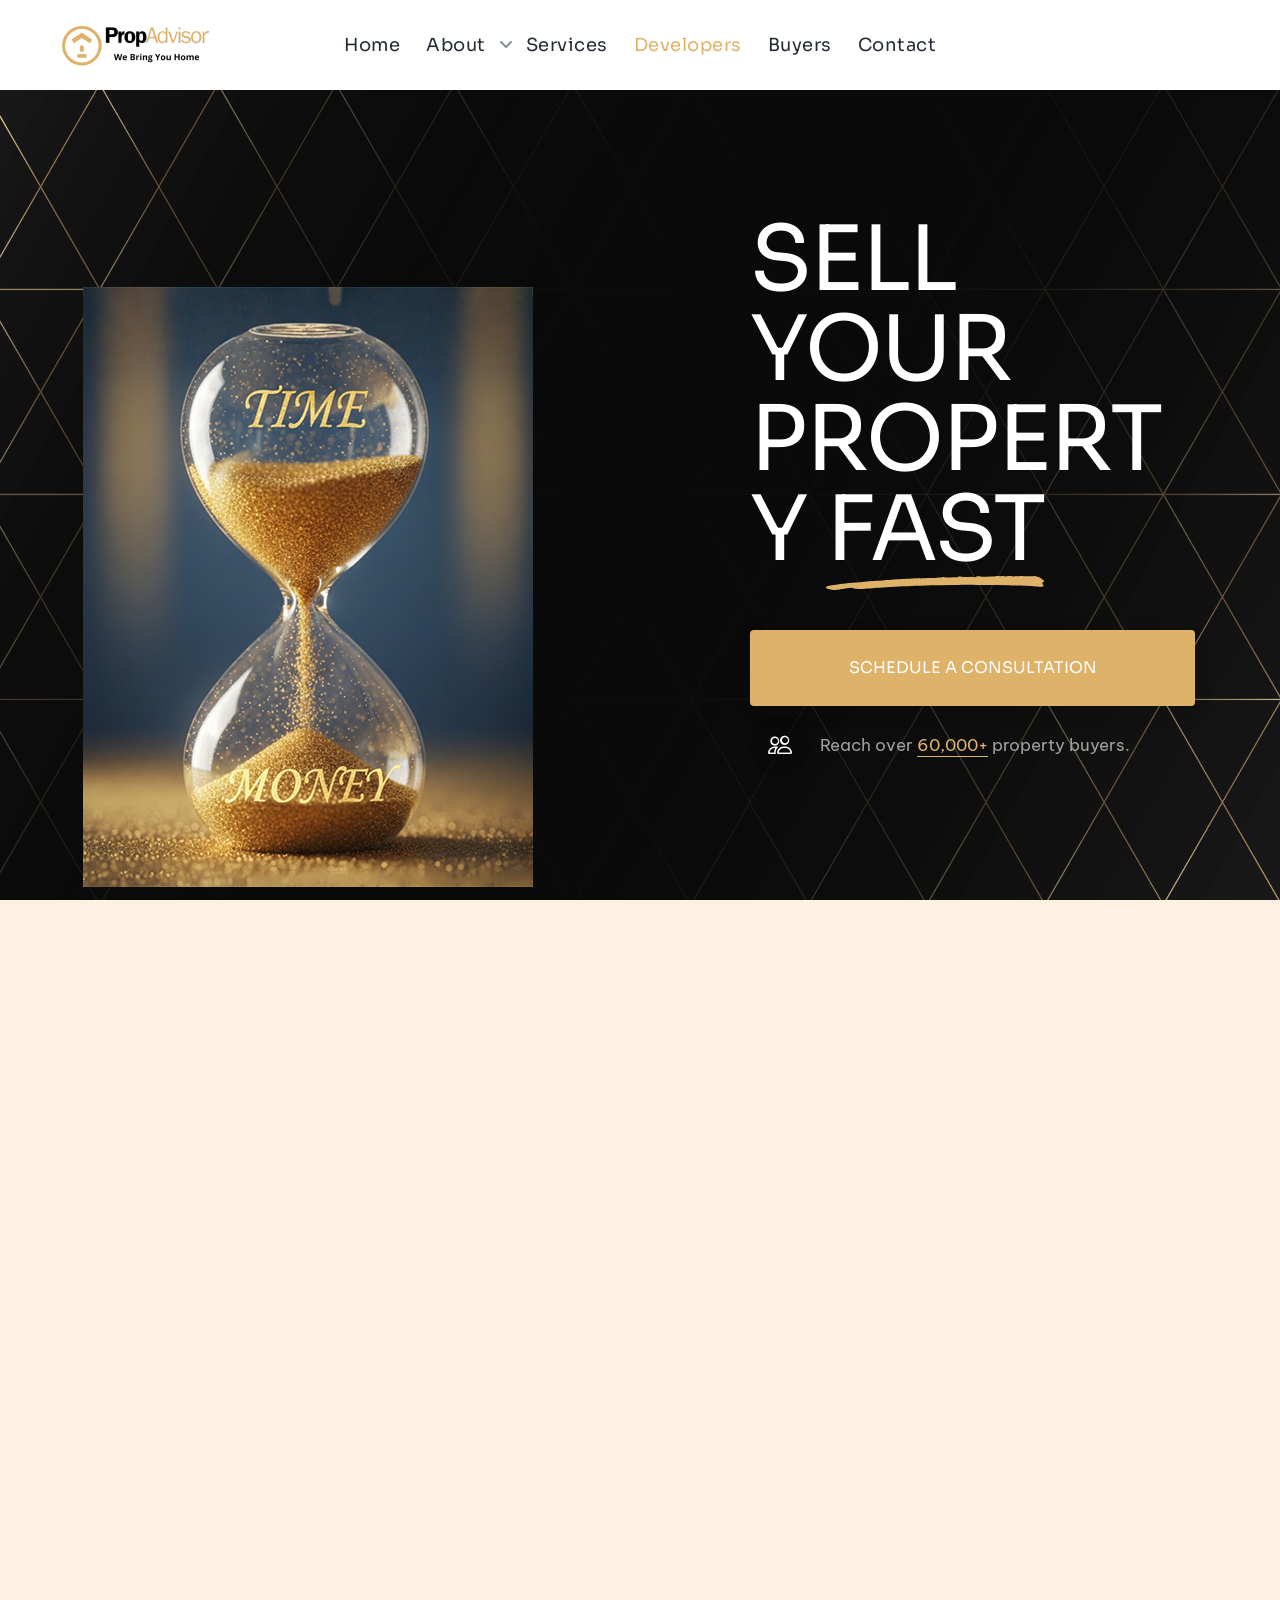
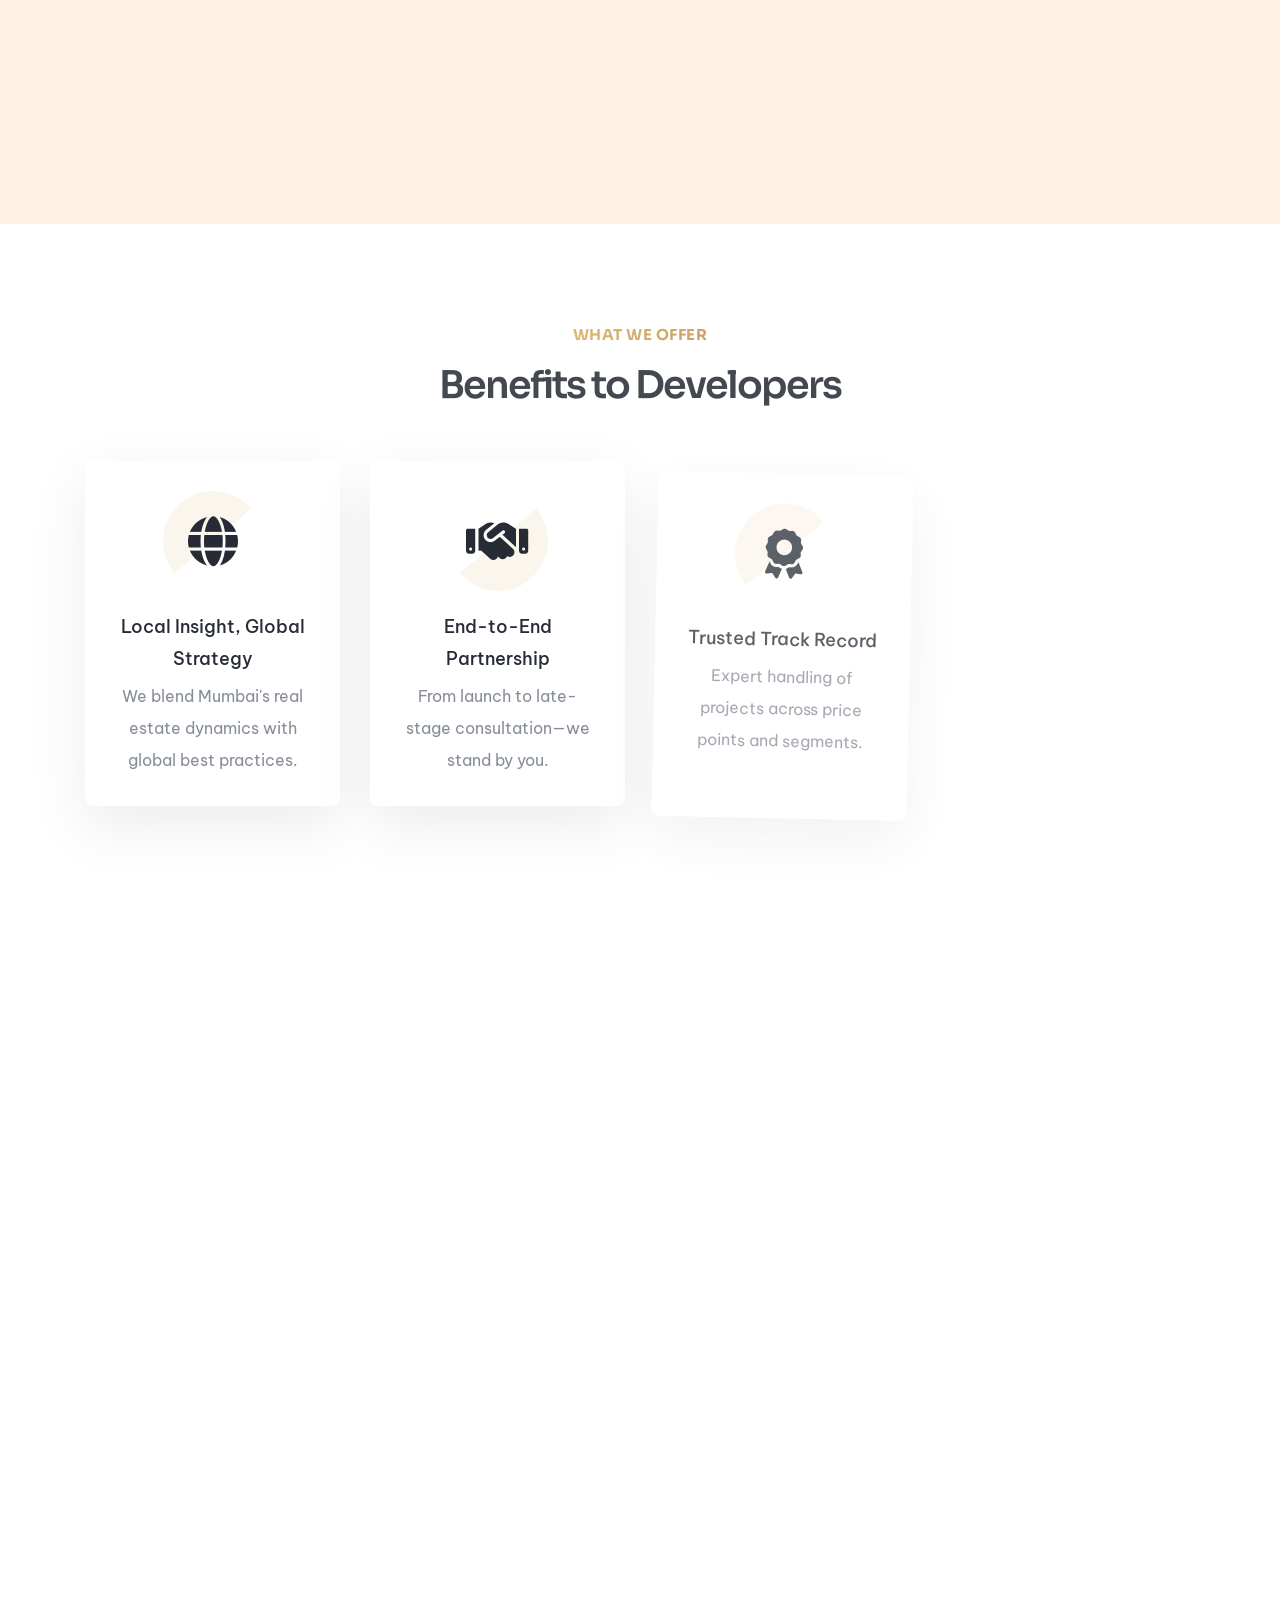
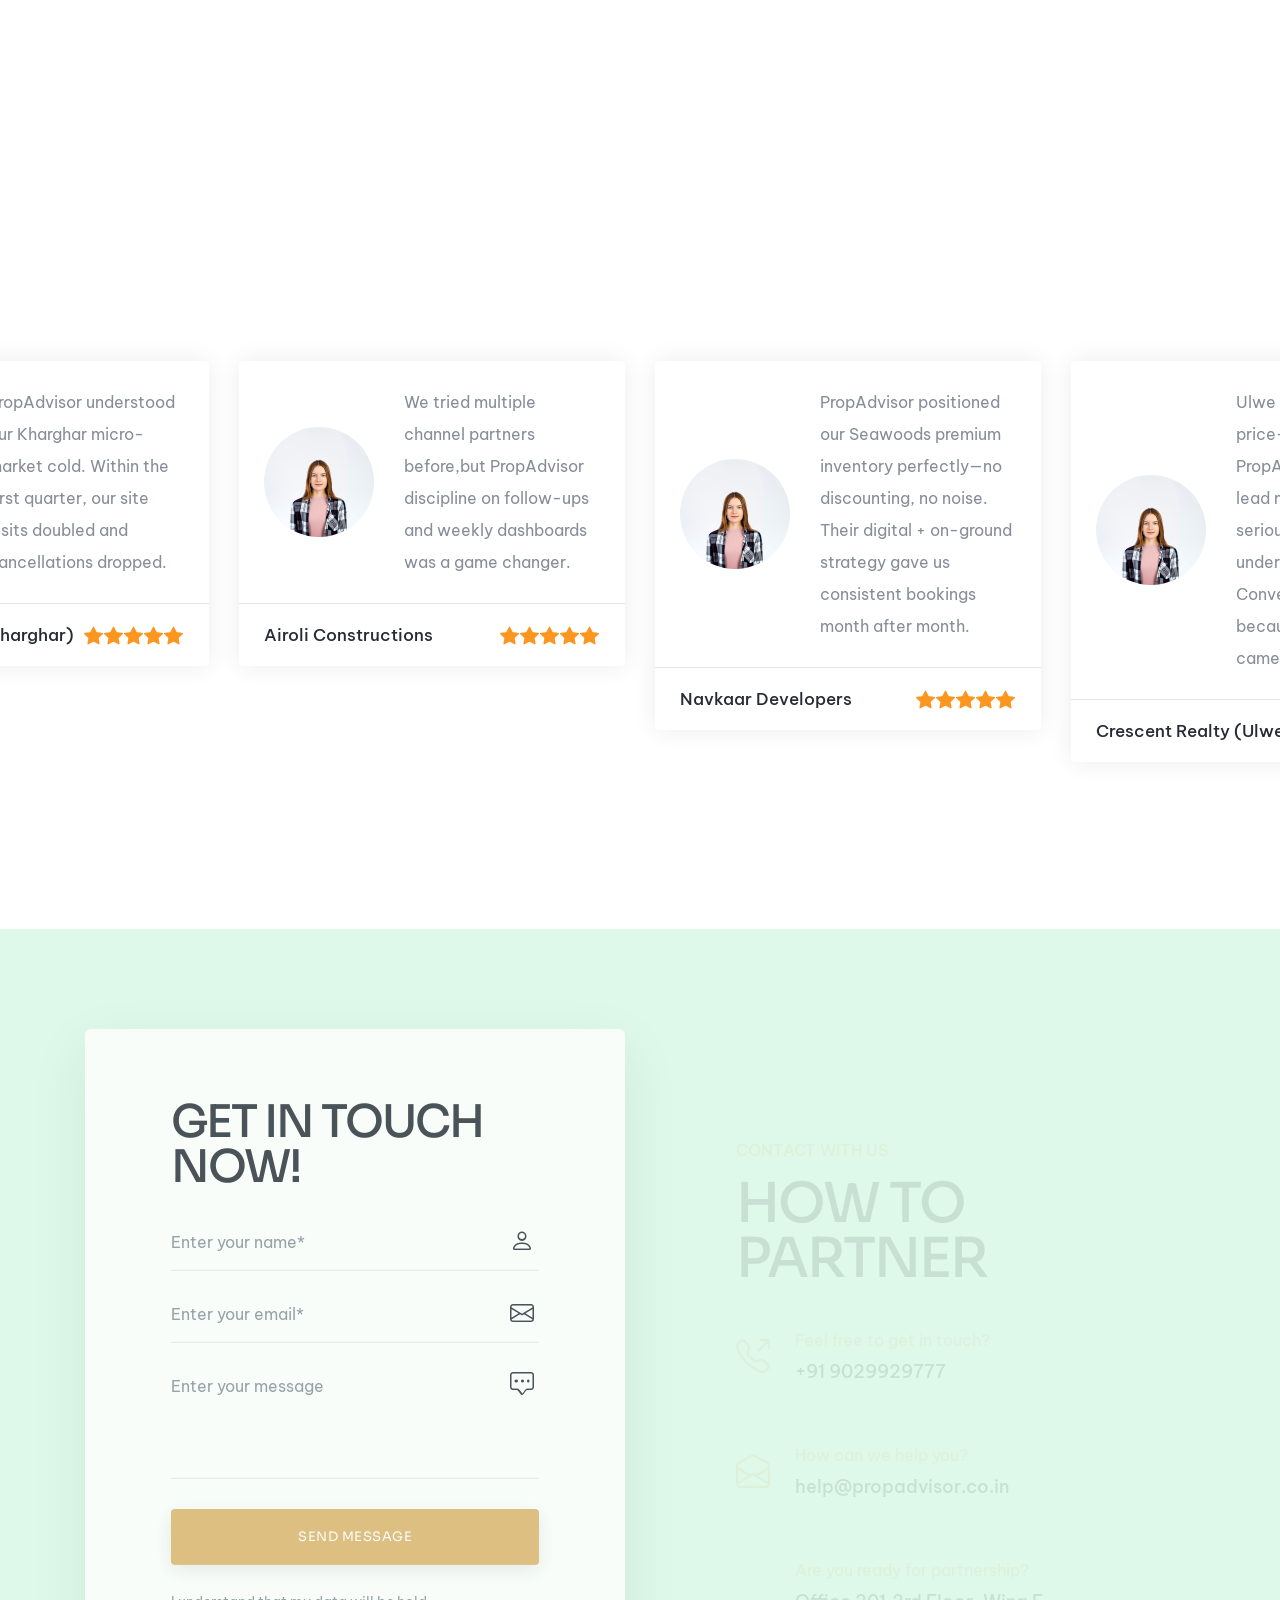
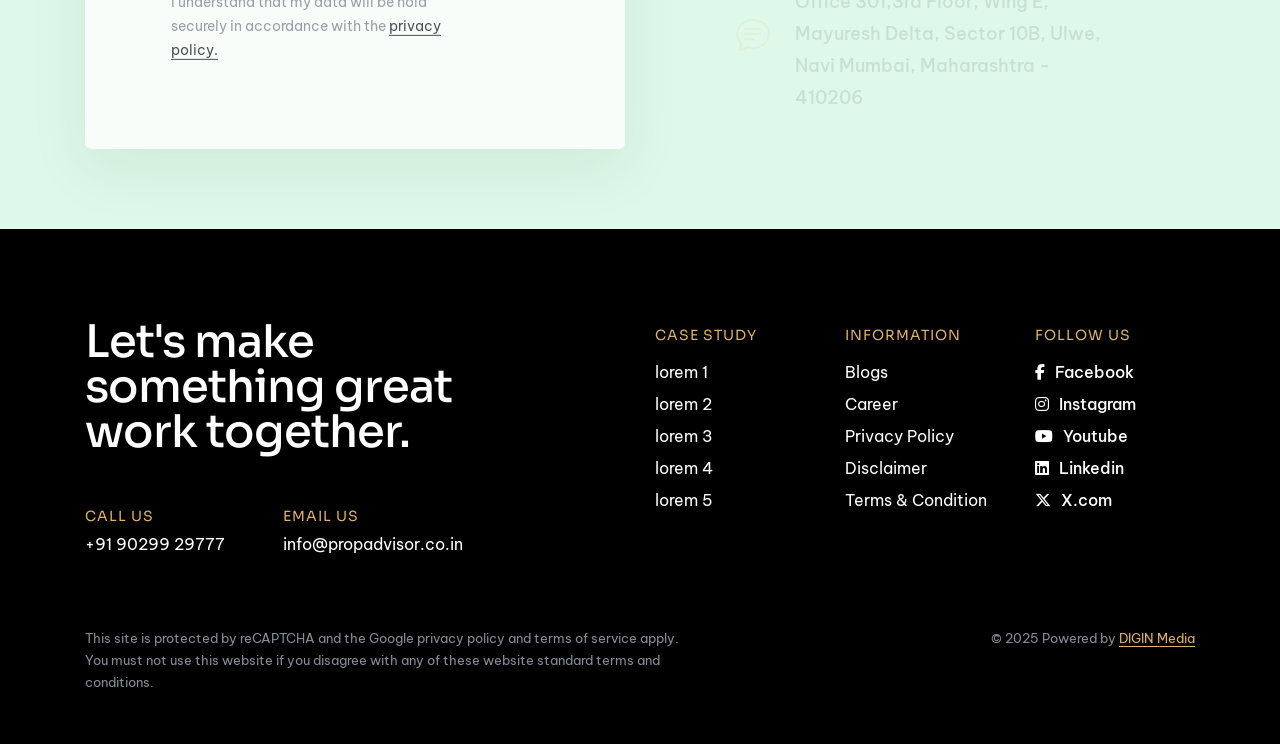
<file: developers.html>
<!DOCTYPE html>
<html class="no-js" lang="en">
  <head>
    <title>PropAdvisor - We Bring You Home</title>
    <meta charset="utf-8" />
    <meta http-equiv="X-UA-Compatible" content="IE=edge" />
    <meta name="author" content="PropAdvisor" />
    <meta name="viewport" content="width=device-width,initial-scale=1.0" />
    <meta name="description" content="We Bring You Home" />
    <!-- favicon icon -->
    <link rel="shortcut icon" href="img/icons/favicon.png" />
    <link rel="apple-touch-icon" href="img/icons/favicon.png" />
    <link rel="apple-touch-icon" sizes="72x72" href="img/icons/favicon.png" />
    <link rel="apple-touch-icon" sizes="114x114" href="img/icons/favicon.png" />
    <!-- google fonts preconnect -->
    <link rel="preconnect" href="https://fonts.googleapis.com" crossorigin />
    <link rel="preconnect" href="https://fonts.gstatic.com" crossorigin />
    <!-- style sheets and font icons -->
    <link rel="stylesheet" href="css/vendors.min.css" />
    <link rel="stylesheet" href="css/icon.min.css" />
    <link rel="stylesheet" href="css/style.css" />
    <link rel="stylesheet" href="css/responsive.css" />
    <link rel="stylesheet" href="css/ebook.css" />
    <link rel="stylesheet" href="css/business.css" />
    <link rel="stylesheet" href="css/my-styles.css" />
    <link rel="stylesheet" href="css/common-theme.css" />
  </head>
  <body
    data-mobile-nav-trigger-alignment="right"
    data-mobile-nav-style="modern"
    data-mobile-nav-bg-color="#000">
    <!-- start header -->
    <header>
      <!-- start navigation -->
      <nav
        class="navbar navbar-expand-lg header-light bg-white header-reverse"
        data-header-hover="light">
        <div class="container-fluid">
          <div class="col-auto col-xxl-3 col-lg-2 me-lg-0 me-auto">
            <a class="navbar-brand" href="index.html">
              <img
                src="img/logos/PropAdvisor_Logo_black.png"
                data-at2x="img/logos/PropAdvisor_Logo_black.png"
                alt=""
                class="default-logo" />
              <img
                src="img/logos/PropAdvisor_Logo_black.png"
                data-at2x="img/logos/PropAdvisor_Logo_black.png"
                alt=""
                class="alt-logo" />
              <img
                src="img/logos/PropAdvisor_Logo_black.png"
                data-at2x="img/logos/PropAdvisor_Logo_black.png"
                alt=""
                class="mobile-logo" />
            </a>
          </div>
          <div class="col-auto menu-order position-static">
            <button
              class="navbar-toggler float-start"
              type="button"
              data-bs-toggle="collapse"
              data-bs-target="#navbarNav"
              aria-controls="navbarNav"
              aria-label="Toggle navigation">
              <span class="navbar-toggler-line"></span>
              <span class="navbar-toggler-line"></span>
              <span class="navbar-toggler-line"></span>
              <span class="navbar-toggler-line"></span>
            </button>
            <div class="collapse navbar-collapse" id="navbarNav">
              <ul class="navbar-nav alt-font">
                <li class="nav-item">
                  <a href="index.html" class="nav-link">Home</a>
                </li>
                <li class="nav-item dropdown dropdown-with-icon-style02">
                  <a href="about.html" class="nav-link">About</a>
                  <i
                    class="fa-solid fa-angle-down"
                    id="navbarDropdownMenuLink"
                    role="button"
                    data-bs-toggle="dropdown"
                    aria-expanded="false"></i>
                  <ul
                    class="dropdown-menu"
                    aria-labelledby="navbarDropdownMenuLink">
                    <li>
                      <a href="our-life.html"
                        ><i class="bi bi-briefcase"></i>Life At PropAdvisor
                      </a>
                    </li>
                    <li>
                      <a href="case-studies.html"
                        ><i class="bi bi-clipboard-data"></i>Case Studies
                      </a>
                    </li>
                    <li>
                      <a href="blog.html"><i class="bi bi-peace"></i>Blogs</a>
                    </li>
                    <!-- <li>
                      <a href="demo-business-services-details.html"
                        ><i class="bi bi-bar-chart-line"></i>Market research</a
                      >
                    </li>
                    <li>
                      <a href="demo-business-services-details.html"
                        ><i class="bi bi-send-check"></i>Business campaign</a
                      >
                    </li>
                    <li>
                      <a href="demo-business-services-details.html"
                        ><i class="bi bi-globe2"></i>Digital solutions</a
                      >
                    </li> -->
                  </ul>
                </li>
                <li class="nav-item">
                  <a href="services.html" class="nav-link">Services </a>
                </li>

                <li class="nav-item">
                  <a href="developers.html" class="nav-link">Developers</a>
                </li>
                <li class="nav-item">
                  <a href="buyers.html" class="nav-link">Buyers</a>
                </li>
                <!-- <li class="nav-item">
                  <a href="projects.html" class="nav-link">Projects</a>
                </li> -->
                <li class="nav-item">
                  <a href="contact.html" class="nav-link">Contact</a>
                </li>
              </ul>
            </div>
          </div>
          <div
            class="col-auto col-xxl-3 col-lg-2 text-end pe-5 d-none d-sm-flex">
            <div class="header-icon">
              <!-- <div class="d-none d-xxl-inline-block me-25px xxl-me-10px">
                <div class="alt-font fs-15 xl-fs-13 widget-text fw-500">
                  <span
                    class="w-35px h-35px bg-base-color d-inline-block lh-36 me-10px border-radius-100px"
                    ><i class="feather icon-feather-phone me-10px"></i></span
                  ><a href="tel:1800222000" class="widget-text text-white-hover"
                    >1 800 222 000</a
                  >
                </div>
              </div> -->
              <!-- <div class="header-button">
                <a
                  href=""
                  class="btn btn-very-small btn-transparent-white-light btn-rounded"
                  >Get a quote</a
                >
              </div> -->
            </div>
          </div>
        </div>
      </nav>
      <!-- end navigation -->
    </header>
    <!-- end header -->

    <!-- start banner -->
    <section
      id="home"
      class="p-0 cover-background full-screen bg-dark-gray md-h-600px sm-h-auto top-space-margin"
      style="background-image: url('img/common/section_background.jpg')">
      <div class="container h-100">
        <div class="row justify-content-center align-items-center h-100">
          <div class="col-md-7 position-relative h-100 order-2 order-md-1">
            <div
              class="position-absolute sm-position-relative left-0px bottom-0px md-bottom-25px p-2 z-index-2"
              data-anime='{ "el": "childs", "translateY": [30, 0], "perspective": [500,1200], "scale": [1.05, 1], "rotateY": [-40, 0], "opacity": [0,1], "duration": 800, "delay": 100, "staggervalue": 200, "easing": "easeOutQuad" }'>
              <img
                src="img/developers/developer_banner_600x800_3.jpg"
                alt=""
                class="developer_banner" />
            </div>
          </div>
          <div
            class="col-md-5 md-mb-70px sm-mb-40px sm-mt-50px position-relative text-white order-1 order-md-2"
            data-anime='{ "el": "childs", "opacity": [0, 1], "translateX": [100, 0], "staggervalue": 300, "easing": "easeOutQuad" }'>
            <h1
              class="alt-font fw-400 fs-90 lg-fs-80 sm-fs-65 text-uppercase mb-35px sm-mb-25px ls-minus-2px">
              <span>Sell your Property</span>
              <div
                class="highlight-separator"
                data-shadow-animation="true"
                data-animation-delay="500">
                fast<span
                  ><img
                    src="img/developers/gold_highlight_separator_2.svg"
                    alt=""
                /></span>
              </div>
            </h1>

            <a href="contact.html">
              <button
                class="btn btn-extra-large btn-round-edge btn-base-color btn-box-shadow w-100 submit ls-0px">
                <span>
                  <span
                    class="btn-double-text fw-400"
                    data-text="Schedule A Consultation"
                    >Schedule A Consultation
                  </span>
                </span>
              </button>
            </a>
            <div class="feature-box feature-box-left-icon-middle mt-2">
              <div
                class="feature-box-icon feature-box-icon-rounded w-60px h-60px rounded-circle bg-black-transparent-light me-10px text-center lh-30">
                <i class="bi bi-people icon-extra-medium text-white"></i>
              </div>
              <div
                class="feature-box-content last-paragraph-no-margin text-mountain-gray fs-17 lh-26">
                Reach over
                <span class="text-base-color text-decoration-line-bottom"
                  >60,000+</span
                >
                property buyers.
              </div>
            </div>
          </div>
        </div>
      </div>
      <div
        class="marquees-text fw-600 fs-180 lg-fs-160 ls-minus-6px text-base-color text-nowrap position-absolute bottom-23px md-bottom-10px sm-bottom-70px right-minus-0px opacity-1">
        fastest selling property
      </div>
    </section>
    <!-- end banner -->
    <template>
      <!-- start section -->
      <section class="overflow-hidden bg-gradient-very-light-gray xs-pb-30px">
        <div class="container-fluid">
          <!-- <div class="row justify-content-center mb-1">
          <div
            class="col-xxl-4 col-xl-5 col-lg-7 col-sm-9 text-center"
            data-anime='{ "el": "childs", "translateY": [50, 0], "opacity": [0,1], "duration": 1200, "delay": 0, "staggervalue": 150, "easing": "easeOutQuad" }'>
            <span
              class="fs-15 text-uppercase text-base-color fw-600 mb-10px d-block ls-1px"
              >What We Offer
            </span>
            <h3 class="fw-700 text-dark-gray ls-minus-1px">
              Guiding your business to achieve online success
            </h3>
          </div>
        </div> -->
          <div class="row justify-content-center mb-1">
            <div
              class="col-xxl-4 col-xl-5 col-lg-7 col-sm-9 text-center"
              data-anime='{ "el": "childs", "translateY": [50, 0], "opacity": [0,1], "duration": 1200, "delay": 0, "staggervalue": 150, "easing": "easeOutQuad" }'>
              <div class="mb-10px">
                <!-- <span
                class="w-25px h-1px d-inline-block bg-base-color me-5px align-middle"></span> -->
                <span
                  class="text-gradient-base-color fs-15 alt-font fw-700 ls-05px text-uppercase d-inline-block align-middle"
                  >What We Offer</span
                >
              </div>
              <h4 class="text-dark-gray alt-font fw-600 ls-minus-2px mb-20px">
                Guiding your business to achieve online success
              </h4>
            </div>
          </div>

          <div class="row">
            <div class="col-12 position-relative p-0">
              <div
                class="outside-box-right-15 sm-outside-box-right-0 outside-box-left-15 sm-outside-box-left-0">
                <div
                  class="swiper magic-cursor"
                  data-slider-options='{ "slidesPerView": 1, "spaceBetween": 30, "loop": true, "pagination": { "el": ".slider-four-slide-pagination-1", "clickable": true, "dynamicBullets": false }, "autoplay": { "delay": 2000, "disableOnInteraction": false }, "keyboard": { "enabled": true, "onlyInViewport": true }, "breakpoints": { "1200": { "slidesPerView": 5 }, "992": { "slidesPerView": 4 }, "768": { "slidesPerView": 3 }, "320": { "slidesPerView": 1 } }, "effect": "slide" }'
                  data-anime='{ "translateY": [0, 0], "opacity": [0,1], "duration": 1200, "delay": 0, "staggervalue": 150, "easing": "easeOutQuad" }'>
                  <div class="swiper-wrapper pt-20px pb-20px">
                    <!-- start slider item -->
                    <div class="swiper-slide sm-p-15px">
                      <div
                        class="box-shadow-extra-large services-box-style-01 hover-box border-radius-8px overflow-hidden last-paragraph-no-margin">
                        <div class="position-relative box-image">
                          <img
                            src="img/developers/services/Exclusive-Mandates-And-Sole-Selling.jpg"
                            alt="" />
                          <div class="box-overlay bg-dark-gray"></div>
                          <a
                            href=""
                            class="d-flex justify-content-center align-items-center mx-auto icon-box absolute-middle-center z-index-1 w-110px h-110px rounded-circle bg-base-color text-white text-uppercase fw-600 p-15px text-center lh-20 fs-15 box-shadow-extra-large"
                            >Start now</a
                          >
                        </div>
                        <div class="p-11 bg-white text-center">
                          <a
                            href=""
                            class="d-inline-block fs-18 fw-600 ls-minus-05px text-dark-gray mb-5px"
                            >Exclusive Mandates & Sole Selling
                          </a>
                          <p>
                            Dedicated mandate services with targeted campaigns
                            and seamless project execution
                          </p>
                        </div>
                      </div>
                    </div>
                    <!-- end slider item -->
                    <!-- start slider item -->
                    <div class="swiper-slide sm-p-15px">
                      <div
                        class="box-shadow-extra-large services-box-style-01 hover-box border-radius-8px overflow-hidden last-paragraph-no-margin">
                        <div class="position-relative box-image">
                          <img
                            src="img/developers/services/Sales-And-Project-Execution.jpg"
                            alt="" />
                          <div class="box-overlay bg-dark-gray"></div>
                          <a
                            href=""
                            class="d-flex justify-content-center align-items-center mx-auto icon-box absolute-middle-center z-index-1 w-110px h-110px rounded-circle bg-base-color text-white text-uppercase fw-600 p-15px text-center lh-20 fs-15 box-shadow-extra-large"
                            >Start now</a
                          >
                        </div>
                        <div class="p-11 bg-white text-center">
                          <a
                            href=""
                            class="d-inline-block fs-18 fw-600 ls-minus-05px text-dark-gray mb-5px"
                            >Sales & Project Execution
                          </a>
                          <p>
                            From launch planning to buyer closure, we manage
                            sales end-to-end.
                          </p>
                        </div>
                      </div>
                    </div>
                    <!-- end slider item -->
                    <!-- start slider item -->
                    <div class="swiper-slide sm-p-15px">
                      <div
                        class="box-shadow-extra-large services-box-style-01 hover-box border-radius-8px overflow-hidden last-paragraph-no-margin">
                        <div class="position-relative box-image">
                          <img
                            src="img/developers/services/Marketing-Strategy-And-Buyer-Insights.jpg"
                            alt="" />
                          <div class="box-overlay bg-dark-gray"></div>
                          <a
                            href=""
                            class="d-flex justify-content-center align-items-center mx-auto icon-box absolute-middle-center z-index-1 w-110px h-110px rounded-circle bg-base-color text-white text-uppercase fw-600 p-15px text-center lh-20 fs-15 box-shadow-extra-large"
                            >Start now</a
                          >
                        </div>
                        <div class="p-11 bg-white text-center">
                          <a
                            href=""
                            class="d-inline-block fs-18 fw-600 ls-minus-05px text-dark-gray mb-5px"
                            >Market Strategy & Buyer Insights
                          </a>
                          <p>
                            Actionable insights on trends, demand, and buyer
                            behavior in Navi Mumbai.
                          </p>
                        </div>
                      </div>
                    </div>
                    <!-- end slider item -->

                    <!-- start slider item -->
                    <div class="swiper-slide sm-p-15px">
                      <div
                        class="box-shadow-extra-large services-box-style-01 hover-box border-radius-8px overflow-hidden last-paragraph-no-margin">
                        <div class="position-relative box-image">
                          <img
                            src="img/developers/services/Sustainability-And-Future-Ready-Development.jpg"
                            alt="" />
                          <div class="box-overlay bg-dark-gray"></div>
                          <a
                            href=""
                            class="d-flex justify-content-center align-items-center mx-auto icon-box absolute-middle-center z-index-1 w-110px h-110px rounded-circle bg-base-color text-white text-uppercase fw-600 p-15px text-center lh-20 fs-15 box-shadow-extra-large"
                            >Start now</a
                          >
                        </div>
                        <div class="p-11 bg-white text-center">
                          <a
                            href=""
                            class="d-inline-block fs-18 fw-600 ls-minus-05px text-dark-gray mb-5px"
                            >Sustainability & Future-Ready Development
                          </a>
                          <p>
                            Guidance on eco-friendly design, smart homes, and
                            future-ready projects.
                          </p>
                        </div>
                      </div>
                    </div>
                    <!-- end slider item -->
                    <!-- start slider item -->
                    <div class="swiper-slide sm-p-15px">
                      <div
                        class="box-shadow-extra-large services-box-style-01 hover-box border-radius-8px overflow-hidden last-paragraph-no-margin">
                        <div class="position-relative box-image">
                          <img
                            src="img/developers/services/Redevelopment-And-Consortium-Guidance.jpg"
                            alt="" />
                          <div class="box-overlay bg-dark-gray"></div>
                          <a
                            href=""
                            class="d-flex justify-content-center align-items-center mx-auto icon-box absolute-middle-center z-index-1 w-110px h-110px rounded-circle bg-base-color text-white text-uppercase fw-600 p-15px text-center lh-20 fs-15 box-shadow-extra-large"
                            >Start now</a
                          >
                        </div>
                        <div class="p-11 bg-white text-center">
                          <a
                            href=""
                            class="d-inline-block fs-18 fw-600 ls-minus-05px text-dark-gray mb-5px"
                            >Redevelopment & Consortium Guidance
                          </a>
                          <p>
                            Support for approvals, joint ventures, and
                            modernizing legacy projects.
                          </p>
                        </div>
                      </div>
                    </div>
                    <!-- end slider item -->
                    <!-- start slider item -->
                    <div class="swiper-slide sm-p-15px">
                      <div
                        class="box-shadow-extra-large services-box-style-01 hover-box border-radius-8px overflow-hidden last-paragraph-no-margin">
                        <div class="position-relative box-image">
                          <img
                            src="img/developers/services/Digital-Enablement-And-Visibility.jpg"
                            alt="" />
                          <div class="box-overlay bg-dark-gray"></div>
                          <a
                            href=""
                            class="d-flex justify-content-center align-items-center mx-auto icon-box absolute-middle-center z-index-1 w-110px h-110px rounded-circle bg-base-color text-white text-uppercase fw-600 p-15px text-center lh-20 fs-15 box-shadow-extra-large"
                            >Start now</a
                          >
                        </div>
                        <div class="p-11 bg-white text-center">
                          <a
                            href=""
                            class="d-inline-block fs-18 fw-600 ls-minus-05px text-dark-gray mb-5px"
                            >Digital Enablement & Visibility
                          </a>
                          <p>
                            Boost reach with virtual tours, AI tools, and
                            digital campaigns.
                          </p>
                        </div>
                      </div>
                    </div>
                    <!-- end slider item -->
                  </div>
                </div>
              </div>
              <!-- start slider pagination -->
              <!--<div class="swiper-pagination slider-four-slide-pagination-1 swiper-pagination-style-2 swiper-pagination-clickable swiper-pagination-bullets"></div>-->
              <!-- end slider pagination -->
            </div>
          </div>
        </div>
      </section>
      <!-- end section -->
    </template>
    <!-- start section -->
    <section class="bg-theme-4 overflow-hidden">
      <div class="container">
        <div class="row justify-content-center mb-4">
          <div
            class="col-lg-7 text-center"
            data-anime='{ "el": "childs", "translateY": [30, 0], "opacity": [0,1], "duration": 600, "delay": 0, "staggervalue": 300, "easing": "easeOutQuad" }'>
            <!-- <span class="fs-20 text-crusoe-green text-dark"
              >Developers service</span
            > -->
            <h3 class="alt-font fw-500 text-dark-gray ls-minus-1px">
              What
              <span class="fw-700 text-decoration-line-bottom-medium"
                >We Offer</span
              >
            </h3>
          </div>
        </div>
        <div
          class="row row-cols-1 row-cols-xl-4 row-cols-lg-3 row-cols-md-2 justify-content-center"
          data-anime='{ "el": "childs", "rotateZ": [5, 0], "translateY": [30, 0], "opacity": [0,1], "duration": 600, "delay": 0, "staggervalue": 200, "easing": "easeOutQuad" }'>
          <!-- start rotate box item -->
          <div class="col rotate-box-style-02 mb-30px">
            <div class="w-100 min-h-300px text-center rotate-box to-left">
              <!-- start front side -->
              <div
                class="w-100 h-100 overflow-hidden z-index-1 front-side bg-white border-radius-6px box-shadow-quadruple-large">
                <div class="rotate-content-front z-index-2 p-30px">
                  <img
                    class="mb-25px h-70px"
                    src="img/developers/services/service_icon/demo-lawyer-practice-areas-icon-01.svg"
                    alt="" />
                  <div class="fs-19 text-dark-gray alt-font fw-600 mb-5px">
                    Exclusive Mandates
                  </div>
                  <span>Dedicated mandate services with targeted ...</span>
                </div>
              </div>
              <!-- end front side -->
              <!-- start back side -->
              <div
                class="w-100 h-100 overflow-hidden back-side cover-background border-radius-6px box-shadow-quadruple-large"
                style="
                  background-image: url('img/developers/services/Exclusive-Mandates-And-Sole-Selling.jpg');
                ">
                <div class="opacity-light bg-charcoal-blue"></div>
                <div
                  class="d-flex flex-column align-items-center justify-content-center h-100 z-index-2 rotate-content-back p-30px">
                  <span class="text-white alt-font fw-500 fs-19 mb-5px"
                    >Exclusive Mandates
                  </span>
                  <p>
                    Dedicated mandate services with targeted campaigns and
                    seamless project execution
                  </p>
                  <a
                    href="#"
                    class="btn btn-small btn-rounded btn-white btn-box-shadow"
                    >Learn more</a
                  >
                </div>
                <!-- end back side -->
              </div>
            </div>
          </div>
          <!-- end rotate box item -->
          <!-- start rotate box item -->
          <div class="col rotate-box-style-02 mb-30px">
            <div class="w-100 min-h-300px text-center rotate-box to-left">
              <!-- start front side -->
              <div
                class="w-100 h-100 overflow-hidden z-index-1 front-side bg-white border-radius-6px box-shadow-quadruple-large">
                <div class="rotate-content-front z-index-2 p-30px">
                  <img
                    class="mb-25px h-70px"
                    src="img/developers/services/service_icon/demo-lawyer-practice-areas-icon-02.svg"
                    alt="" />
                  <div class="fs-19 text-dark-gray alt-font fw-600 mb-5px">
                    Sole Selling
                  </div>
                  <span>From launch planning to buyer closure...</span>
                </div>
              </div>
              <!-- end front side -->
              <!-- start back side -->
              <div
                class="w-100 h-100 overflow-hidden back-side cover-background border-radius-6px box-shadow-quadruple-large"
                style="
                  background-image: url('img/developers/services/Digital-Enablement-And-Visibility.jpg');
                ">
                <div class="opacity-light bg-charcoal-blue"></div>
                <div
                  class="d-flex flex-column align-items-center justify-content-center h-100 z-index-2 rotate-content-back p-30px">
                  <span class="text-white alt-font fw-500 fs-19 mb-5px">
                    Sole Selling
                  </span>
                  <p>
                    From launch planning to buyer closure, we manage sales
                    end-to-end.
                  </p>
                  <a
                    href="#"
                    class="btn btn-small btn-rounded btn-white btn-box-shadow"
                    >Learn more</a
                  >
                </div>
                <!-- end back side -->
              </div>
            </div>
          </div>
          <!-- end rotate box item -->
          <!-- start rotate box item -->
          <div class="col rotate-box-style-02 mb-30px">
            <div class="w-100 min-h-300px text-center rotate-box to-left">
              <!-- start front side -->
              <div
                class="w-100 h-100 overflow-hidden z-index-1 front-side bg-white border-radius-6px box-shadow-quadruple-large">
                <div class="rotate-content-front z-index-2 p-30px">
                  <img
                    class="mb-25px h-70px"
                    src="img/developers/services/service_icon/demo-lawyer-practice-areas-icon-02.svg"
                    alt="" />
                  <div class="fs-19 text-dark-gray alt-font fw-600 mb-5px">
                    Sales Management And Strategy
                  </div>
                  <span>From launch planning to buyer closure...</span>
                </div>
              </div>
              <!-- end front side -->
              <!-- start back side -->
              <div
                class="w-100 h-100 overflow-hidden back-side cover-background border-radius-6px box-shadow-quadruple-large"
                style="
                  background-image: url('img/developers/services/Marketing-Strategy-And-Buyer-Insights.jpg');
                ">
                <div class="opacity-light bg-charcoal-blue"></div>
                <div
                  class="d-flex flex-column align-items-center justify-content-center h-100 z-index-2 rotate-content-back p-30px">
                  <span class="text-white alt-font fw-500 fs-19 mb-5px">
                    Sales Management And Strategy
                  </span>
                  <p>
                    From launch planning to buyer closure, we manage sales
                    end-to-end.
                  </p>
                  <a
                    href="#"
                    class="btn btn-small btn-rounded btn-white btn-box-shadow"
                    >Learn more</a
                  >
                </div>
                <!-- end back side -->
              </div>
            </div>
          </div>
          <!-- end rotate box item -->
          <!-- start rotate box item -->
          <div class="col rotate-box-style-02 mb-30px">
            <div class="w-100 min-h-300px text-center rotate-box to-left">
              <!-- start front side -->
              <div
                class="w-100 h-100 overflow-hidden z-index-1 front-side bg-white border-radius-6px box-shadow-quadruple-large">
                <div class="rotate-content-front z-index-2 p-30px">
                  <img
                    class="mb-25px h-70px"
                    src="img/developers/services/service_icon/demo-lawyer-practice-areas-icon-03.svg"
                    alt="" />
                  <div class="fs-19 text-dark-gray alt-font fw-600 mb-5px">
                    Market Strategy & Buyer Insights
                  </div>
                  <span>Actionable insights on trends, demand...</span>
                </div>
              </div>
              <!-- end front side -->
              <!-- start back side -->
              <div
                class="w-100 h-100 overflow-hidden back-side cover-background border-radius-6px box-shadow-quadruple-large"
                style="
                  background-image: url('img/developers/services/Sales-And-Project-Execution.jpg');
                ">
                <div class="opacity-light bg-charcoal-blue"></div>
                <div
                  class="d-flex flex-column align-items-center justify-content-center h-100 z-index-2 rotate-content-back p-30px">
                  <span class="text-white alt-font fw-500 fs-19 mb-5px">
                    Market Strategy & Buyer Insights
                  </span>
                  <p>
                    Actionable insights on trends, demand, and buyer behavior in
                    Navi Mumbai.
                  </p>
                  <a
                    href="#"
                    class="btn btn-small btn-rounded btn-white btn-box-shadow"
                    >Learn more</a
                  >
                </div>
                <!-- end back side -->
              </div>
            </div>
          </div>
          <!-- end rotate box item -->
          <!-- start rotate box item -->
          <div class="col rotate-box-style-02 lg-mb-30px">
            <div class="w-100 min-h-300px text-center rotate-box to-left">
              <!-- start front side -->
              <div
                class="w-100 h-100 overflow-hidden z-index-1 front-side bg-white border-radius-6px box-shadow-quadruple-large">
                <div class="rotate-content-front z-index-2 p-30px">
                  <img
                    class="mb-25px h-70px"
                    src="img/developers/services/service_icon/demo-lawyer-practice-areas-icon-04.svg"
                    alt="" />
                  <div class="fs-19 text-dark-gray alt-font fw-600 mb-5px">
                    Branding And Marketing
                  </div>
                  <span>Quis autem velo eum iure suam nihil molestiae.</span>
                </div>
              </div>
              <!-- end front side -->
              <!-- start back side -->
              <div
                class="w-100 h-100 overflow-hidden back-side cover-background border-radius-6px box-shadow-quadruple-large"
                style="
                  background-image: url('img/developers/services/Sales-And-Project-Execution.jpg');
                ">
                <div class="opacity-light bg-charcoal-blue"></div>
                <div
                  class="d-flex flex-column align-items-center justify-content-center h-100 z-index-2 rotate-content-back p-30px">
                  <span class="text-white alt-font fw-500 fs-19 mb-5px">
                    Branding And Marketing</span
                  >
                  <p>Quis autem velo eum iure suam nihil molestiae.</p>
                  <a
                    href="#"
                    class="btn btn-small btn-rounded btn-white btn-box-shadow"
                    >Learn more</a
                  >
                </div>
                <!-- end back side -->
              </div>
            </div>
          </div>
          <!-- end rotate box item -->
          <!-- start rotate box item -->
          <div class="col rotate-box-style-02 lg-mb-30px">
            <div class="w-100 min-h-300px text-center rotate-box to-left">
              <!-- start front side -->
              <div
                class="w-100 h-100 overflow-hidden z-index-1 front-side bg-white border-radius-6px box-shadow-quadruple-large">
                <div class="rotate-content-front z-index-2 p-30px">
                  <img
                    class="mb-25px h-70px"
                    src="img/developers/services/service_icon/demo-lawyer-practice-areas-icon-05.svg"
                    alt="" />
                  <div class="fs-19 text-dark-gray alt-font fw-600 mb-5px">
                    End to End Sales
                  </div>
                  <span>Quis autem velo eum iure suam nihil molestiae.</span>
                </div>
              </div>
              <!-- end front side -->
              <!-- start back side -->
              <div
                class="w-100 h-100 overflow-hidden back-side cover-background border-radius-6px box-shadow-quadruple-large"
                style="
                  background-image: url('img/developers/services/Redevelopment-And-Consortium-Guidance.jpg');
                ">
                <div class="opacity-light bg-charcoal-blue"></div>
                <div
                  class="d-flex flex-column align-items-center justify-content-center h-100 z-index-2 rotate-content-back p-30px">
                  <span class="text-white alt-font fw-500 fs-19 mb-5px"
                    >End to End Sales</span
                  >
                  <p>Quis autem velo eum iure suam nihil molestiae.</p>
                  <a
                    href="#"
                    class="btn btn-small btn-rounded btn-white btn-box-shadow"
                    >Learn more</a
                  >
                </div>
                <!-- end back side -->
              </div>
            </div>
          </div>
          <!-- end rotate box item -->
          <!-- start rotate box item -->
          <div class="col rotate-box-style-02 lg-mb-30px">
            <div class="w-100 min-h-300px text-center rotate-box to-left">
              <!-- start front side -->
              <div
                class="w-100 h-100 overflow-hidden z-index-1 front-side bg-white border-radius-6px box-shadow-quadruple-large">
                <div class="rotate-content-front z-index-2 p-30px">
                  <img
                    class="mb-25px h-70px"
                    src="img/developers/services/service_icon/demo-lawyer-practice-areas-icon-06.svg"
                    alt="" />
                  <div class="fs-19 text-dark-gray alt-font fw-600 mb-5px">
                    Securities law
                  </div>
                  <span>Quis autem velo eum iure suam nihil molestiae.</span>
                </div>
              </div>
              <!-- end front side -->
              <!-- start back side -->
              <div
                class="w-100 h-100 overflow-hidden back-side cover-background border-radius-6px box-shadow-quadruple-large"
                style="
                  background-image: url('img/developers/services/Exclusive-Mandates-And-Sole-Selling.jpg');
                ">
                <div class="opacity-light bg-charcoal-blue"></div>
                <div
                  class="d-flex flex-column align-items-center justify-content-center h-100 z-index-2 rotate-content-back p-30px">
                  <span class="text-white alt-font fw-500 fs-19 mb-5px"
                    >Securities Checks</span
                  >
                  <p>Quis autem velo eum iure suam nihil molestiae.</p>
                  <a
                    href="#"
                    class="btn btn-small btn-rounded btn-white btn-box-shadow"
                    >Learn more</a
                  >
                </div>
                <!-- end back side -->
              </div>
            </div>
          </div>
          <!-- end rotate box item -->
          <!-- start rotate box item -->
          <div class="col rotate-box-style-02 sm-mb-30px">
            <div class="w-100 min-h-300px text-center rotate-box to-left">
              <!-- start front side -->
              <div
                class="w-100 h-100 overflow-hidden z-index-1 front-side bg-white border-radius-6px box-shadow-quadruple-large">
                <div class="rotate-content-front z-index-2 p-30px">
                  <img
                    class="mb-25px h-70px"
                    src="img/developers/services/service_icon/demo-lawyer-practice-areas-icon-07.svg"
                    alt="" />
                  <div class="fs-19 text-dark-gray alt-font fw-600 mb-5px">
                    Documentation Process
                  </div>
                  <span>Quis autem velo eum iure suam nihil molestiae.</span>
                </div>
              </div>
              <!-- end front side -->
              <!-- start back side -->
              <div
                class="w-100 h-100 overflow-hidden back-side cover-background border-radius-6px box-shadow-quadruple-large"
                style="
                  background-image: url('img/developers/services/Sustainability-And-Future-Ready-Development.jpg');
                ">
                <div class="opacity-light bg-charcoal-blue"></div>
                <div
                  class="d-flex flex-column align-items-center justify-content-center h-100 z-index-2 rotate-content-back p-30px">
                  <span class="text-white alt-font fw-500 fs-19 mb-5px"
                    >Education law</span
                  >
                  <p>Quis autem velo eum iure suam nihil molestiae.</p>
                  <a
                    href="#"
                    class="btn btn-small btn-rounded btn-white btn-box-shadow"
                    >Learn more</a
                  >
                </div>
                <!-- end back side -->
              </div>
            </div>
          </div>
          <!-- end rotate box item -->
        </div>
      </div>
    </section>
    <!-- end section -->

    <!-- start section -->
    <section
      id="about"
      class="overlap-height position-relative background-position-center-top md-pt-50px sm-pt-20px overflow-hidden"
      style="
        background-image: url('img/common/vertical-line-bg-medium-gray.svg');
      ">
      <div class="container overlap-gap-section position-relative">
        <!-- <div
          class="position-absolute top-50px right-minus-50px lg-right-minus-20px d-none d-md-inline-block">
          <img
            src="https://placehold.co/140x140"
            data-bottom-top="transform: rotate(-10deg) translateY(50px)"
            data-top-bottom="transform:rotate(10deg) translateY(-50px)"
            alt="" />
        </div>
        <div
          class="position-absolute bottom-40px md-bottom-60px left-minus-50px">
          <img
            src="https://placehold.co/150x86"
            data-bottom-top="transform: rotate(10deg) translateX(50px)"
            data-top-bottom="transform:rotate(-10deg) translateX(-50px)"
            alt="" />
        </div> -->
        <!-- <div class="row mb-3">
          <div
            class="col-12 text-center"
            data-anime='{ "el": "childs", "translateY": [30, 0], "opacity": [0,1], "duration": 600, "delay": 0, "staggervalue": 300, "easing": "easeOutQuad" }'>
            <span class="d-block text-uppercase mb-5px text-base-color fw-500"
              >Author of the year</span
            >
            <h2
              class="fw-500 ls-minus-2px alt-font text-dark-gray text-uppercase">
              Benefits to Developers
            </h2>
          </div>
        </div> -->

        <div class="row justify-content-center mb-1">
          <div
            class="col-xxl-6 col-xl-6 col-lg-7 col-sm-9 text-center"
            data-anime='{ "el": "childs", "translateY": [50, 0], "opacity": [0,1], "duration": 1200, "delay": 0, "staggervalue": 150, "easing": "easeOutQuad" }'>
            <div class="mb-10px">
              <!-- <span
                class="w-25px h-1px d-inline-block bg-base-color me-5px align-middle"></span> -->
              <span
                class="text-gradient-base-color fs-15 alt-font fw-700 ls-05px text-uppercase d-inline-block align-middle"
                >What We Offer</span
              >
            </div>
            <h4 class="text-dark-gray alt-font fw-600 ls-minus-2px mb-20px">
              Benefits to Developers
            </h4>
          </div>
        </div>

        <div
          class="row row-cols-1 row-cols-lg-4 row-cols-md-2 justify-content-center mb-5 md-mb-7"
          data-anime='{ "el": "childs", "rotateZ": [5, 0], "translateY": [50, 0], "opacity": [0,1], "duration": 600, "delay": 0, "staggervalue": 300, "easing": "easeOutQuad" }'>
          <!-- start features box item -->
          <div
            class="col icon-with-text-style-10 md-mb-50px mt-30px"
            data-bottom-top="transform: translateY(20px)"
            data-top-bottom="transform: translateY(-20px)">
            <div
              class="feature-box bg-white h-100 justify-content-start box-shadow-quadruple-large box-shadow-quadruple-large-hover p-50px xl-p-30px border-radius-8px">
              <div
                class="feature-box-icon feature-box-icon-rounded w-100px h-100px rounded-circle mb-20px">
                <i
                  class="fa-solid fa-globe icon-extra-large text-dark-gray"></i>
              </div>
              <div class="feature-box-content last-paragraph-no-margin">
                <span class="d-inline-block fw-500 text-dark-gray mb-5px fs-18"
                  >Local Insight, Global Strategy</span
                >
                <p>
                  We blend Mumbai's real estate dynamics with global best
                  practices.
                </p>
              </div>
            </div>
          </div>
          <!-- end features box item -->
          <!-- start features box item -->
          <div
            class="col icon-with-text-style-10 md-mb-50px mt-30px"
            data-bottom-top="transform: translateY(-20px)"
            data-top-bottom="transform: translateY(20px)">
            <div
              class="feature-box bg-white h-100 justify-content-start box-shadow-quadruple-large box-shadow-quadruple-large-hover p-50px xl-p-30px border-radius-8px">
              <div
                class="feature-box-icon feature-box-icon-rounded w-100px h-100px rounded-circle mb-20px">
                <i
                  class="fa-solid fa-handshake icon-extra-large text-dark-gray"></i>
              </div>
              <div class="feature-box-content last-paragraph-no-margin">
                <span class="d-inline-block fw-500 text-dark-gray mb-5px fs-18"
                  >End-to-End Partnership</span
                >
                <p>From launch to late-stage consultation—we stand by you.</p>
              </div>
            </div>
          </div>
          <!-- end features box item -->
          <!-- start features box item -->
          <div
            class="col icon-with-text-style-10 md-mb-50px mt-30px"
            data-bottom-top="transform: translateY(20px)"
            data-top-bottom="transform: translateY(-20px)">
            <div
              class="feature-box bg-white h-100 justify-content-start box-shadow-quadruple-large box-shadow-quadruple-large-hover p-50px xl-p-30px border-radius-8px">
              <div
                class="feature-box-icon feature-box-icon-rounded w-100px h-100px rounded-circle mb-20px">
                <i
                  class="fa-solid fa-award icon-extra-large text-dark-gray"></i>
              </div>
              <div class="feature-box-content last-paragraph-no-margin">
                <span class="d-inline-block fw-500 text-dark-gray mb-5px fs-18"
                  >Trusted Track Record</span
                >
                <p>
                  Expert handling of projects across price points and segments.
                </p>
              </div>
            </div>
          </div>
          <!-- end features box item -->
          <!-- start features box item -->
          <div
            class="col icon-with-text-style-10 md-mb-50px mt-30px"
            data-bottom-top="transform: translateY(-20px)"
            data-top-bottom="transform: translateY(20px)">
            <div
              class="feature-box bg-white h-100 justify-content-start box-shadow-quadruple-large box-shadow-quadruple-large-hover p-50px xl-p-30px border-radius-8px">
              <div
                class="feature-box-icon feature-box-icon-rounded w-100px h-100px rounded-circle mb-20px">
                <i
                  class="fa-solid fa-chart-line icon-extra-large text-dark-gray"></i>
              </div>
              <div class="feature-box-content last-paragraph-no-margin">
                <span class="d-inline-block fw-500 text-dark-gray mb-5px fs-18"
                  >Market Pulse</span
                >
                <p>
                  Real-time insights and foresight on emerging demands and
                  areas.
                </p>
              </div>
            </div>
          </div>
          <!-- end features box item -->
          <!-- start features box item -->
          <div
            class="col icon-with-text-style-10 md-mb-50px mt-30px"
            data-bottom-top="transform: translateY(-20px)"
            data-top-bottom="transform: translateY(20px)">
            <div
              class="feature-box bg-white h-100 justify-content-start box-shadow-quadruple-large box-shadow-quadruple-large-hover p-50px xl-p-30px border-radius-8px">
              <div
                class="feature-box-icon feature-box-icon-rounded w-100px h-100px rounded-circle mb-20px">
                <i
                  class="fa-solid fa-microchip icon-extra-large text-dark-gray"></i>
              </div>
              <div class="feature-box-content last-paragraph-no-margin">
                <span class="d-inline-block fw-500 text-dark-gray mb-5px fs-18"
                  >Tech & Sustainability Focus</span
                >
                <p>
                  Forward-looking projects attract premium buyers and stand the
                  test of time.
                </p>
              </div>
            </div>
          </div>
          <!-- end features box item -->
          <!-- start features box item -->
          <div
            class="col icon-with-text-style-10 md-mb-50px mt-30px"
            data-bottom-top="transform: translateY(-20px)"
            data-top-bottom="transform: translateY(20px)">
            <div
              class="feature-box bg-white h-100 justify-content-start box-shadow-quadruple-large box-shadow-quadruple-large-hover p-50px xl-p-30px border-radius-8px">
              <div
                class="feature-box-icon feature-box-icon-rounded w-100px h-100px rounded-circle mb-20px">
                <i
                  class="fa-solid fa-coins icon-extra-large text-dark-gray"></i>
              </div>
              <div class="feature-box-content last-paragraph-no-margin">
                <span class="d-inline-block fw-500 text-dark-gray mb-5px fs-18"
                  >Improved Cash Flow
                </span>
                <p>
                  Ensuring steady revenue growth through efficient financial
                  management.
                </p>
              </div>
            </div>
          </div>
          <!-- end features box item -->
          <!-- start features box item -->
          <div
            class="col icon-with-text-style-10 md-mb-50px mt-30px"
            data-bottom-top="transform: translateY(-20px)"
            data-top-bottom="transform: translateY(20px)">
            <div
              class="feature-box bg-white h-100 justify-content-start box-shadow-quadruple-large box-shadow-quadruple-large-hover p-50px xl-p-30px border-radius-8px">
              <div
                class="feature-box-icon feature-box-icon-rounded w-100px h-100px rounded-circle mb-20px">
                <i
                  class="fa-solid fa-user-tie icon-extra-large text-dark-gray"></i>
              </div>
              <div class="feature-box-content last-paragraph-no-margin">
                <span class="d-inline-block fw-500 text-dark-gray mb-5px fs-18">
                  Professional Team
                </span>
                <p>
                  Skilled experts delivering reliable, high-quality support
                  every time.
                </p>
              </div>
            </div>
          </div>
          <!-- end features box item -->
          <!-- start features box item -->
          <div
            class="col icon-with-text-style-10 md-mb-50px mt-30px"
            data-bottom-top="transform: translateY(-20px)"
            data-top-bottom="transform: translateY(20px)">
            <div
              class="feature-box bg-white h-100 justify-content-start box-shadow-quadruple-large box-shadow-quadruple-large-hover p-50px xl-p-30px border-radius-8px">
              <div
                class="feature-box-icon feature-box-icon-rounded w-100px h-100px rounded-circle mb-20px">
                <i
                  class="fa-solid fa-handshake icon-extra-large text-dark-gray"></i>
              </div>
              <div class="feature-box-content last-paragraph-no-margin">
                <span class="d-inline-block fw-500 text-dark-gray mb-5px fs-18">
                  Strong Channel Partner Network
                </span>
                <p>
                  Expanding your reach with trusted, performance-driven
                  partnerships.
                </p>
              </div>
            </div>
          </div>
          <!-- end features box item -->
          <!-- start features box item -->
          <div
            class="col icon-with-text-style-10 md-mb-50px mt-30px"
            data-bottom-top="transform: translateY(-20px)"
            data-top-bottom="transform: translateY(20px)">
            <div
              class="feature-box bg-white h-100 justify-content-start box-shadow-quadruple-large box-shadow-quadruple-large-hover p-50px xl-p-30px border-radius-8px">
              <div
                class="feature-box-icon feature-box-icon-rounded w-100px h-100px rounded-circle mb-20px">
                <i
                  class="fa-solid fa-clipboard-check icon-extra-large text-dark-gray"></i>
              </div>
              <div class="feature-box-content last-paragraph-no-margin">
                <span class="d-inline-block fw-500 text-dark-gray mb-5px fs-18">
                  Hassle Free Collections
                </span>
                <p>
                  Timely, smooth payment processes without any operational
                  delays.
                </p>
              </div>
            </div>
          </div>
          <!-- end features box item -->
          <!-- start features box item -->
          <div
            class="col icon-with-text-style-10 md-mb-50px mt-30px"
            data-bottom-top="transform: translateY(-20px)"
            data-top-bottom="transform: translateY(20px)">
            <div
              class="feature-box bg-white h-100 justify-content-start box-shadow-quadruple-large box-shadow-quadruple-large-hover p-50px xl-p-30px border-radius-8px">
              <div
                class="feature-box-icon feature-box-icon-rounded w-100px h-100px rounded-circle mb-20px">
                <i
                  class="fa-solid fa-arrow-trend-up icon-extra-large text-dark-gray"></i>
              </div>
              <div class="feature-box-content last-paragraph-no-margin">
                <span class="d-inline-block fw-500 text-dark-gray mb-5px fs-18">
                  High ROI
                </span>
                <p>
                  Maximizing returns through strategic planning and optimized
                  execution.
                </p>
              </div>
            </div>
          </div>
          <!-- end features box item -->
        </div>
        <!-- <div
          class="row justify-content-center position-relative"
          data-anime='{ "el": "childs", "translateY": [50, 0], "opacity": [0,1], "duration": 600, "delay": 0, "staggervalue": 300, "easing": "easeOutQuad" }'>
          <div class="col-auto text-center last-paragraph-no-margin">
            <div class="d-inline-block align-middle me-15px sm-m-5px">
              <img src="images/demo-ebook-01.jpg" alt="" />
            </div>
            <div
              class="d-inline-block text-dark-gray fs-24 align-middle ls-minus-05px">
              I read a book one day and
              <span class="fw-500 text-decoration-line-bottom"
                >my whole life was changed.</span
              >
            </div>
          </div>
        </div> -->
      </div>
    </section>
    <!-- end section -->

    <!--  -->
    <template>
      <!-- start section -->
      <section>
        <div class="container">
          <!-- <h2 class="fw-500 ls-minus-2px alt-font text-dark-gray text-uppercase">
          Our Case Studies
        </h2> -->

          <div class="row justify-content-center mb-1">
            <div class="mb-10px">
              <!-- <span
              class="w-25px h-1px d-inline-block bg-base-color me-5px align-middle"></span> -->
              <span
                class="text-gradient-base-color fs-15 alt-font fw-700 ls-05px text-uppercase d-inline-block align-middle"
                >What We Offer</span
              >
            </div>
            <h4 class="text-dark-gray alt-font fw-600 ls-minus-2px mb-20px">
              Our Case Studies
            </h4>
          </div>

          <div class="row">
            <div class="col-12 position-relative">
              <div
                class="vertical-title-center align-items-center position-absolute top-0px left-15px bg-prop-theme p-10px xs-p-5px h-270px sm-h-190px z-index-9 w-50px xs-w-40px">
                <div
                  class="title fs-14 ls-2px text-black fw-700 text-uppercase">
                  Recent projects
                </div>
              </div>
              <div
                class="swiper position-relative text-slider-style-04"
                data-slider-options='{ "autoHeight": true, "loop": true, "allowTouchMove": true, "autoplay": { "delay": 4000, "disableOnInteraction": false }, "navigation": { "nextEl": ".slider-one-slide-next-1", "prevEl": ".slider-one-slide-prev-1" }, "effect": "fade" }'>
                <div class="swiper-wrapper">
                  <!-- start text slider item -->
                  <div class="swiper-slide">
                    <!-- <img src="images/latest-imgs/Delta Prestige.jpg" alt="" /> -->
                    <img
                      src="img/case_study/Project_Delta_Prestige.jpg"
                      alt="" />
                    <div
                      class="container position-absolute sm-position-relative bottom-0 right-0px z-index-1 swiper-slide-content">
                      <div
                        class="row justify-content-end align-items-end h-100">
                        <div class="col-lg-6 col-md-8 p-0">
                          <div class="bg-white p-16 lg-p-12">
                            <span
                              class="text-dark-gray opacity-5 fs-15 text-uppercase ls-1px fw-500"
                              >Kharghar</span
                            >
                            <h3
                              class="text-dark-gray fw-600 mb-20px ls-minus-2px">
                              Premium 3BHK Towers in Kharghar
                            </h3>
                            <p class="w-90 mb-20px">
                              The Kharghar micro-market is a hotspot for premium
                              and luxury projects, with multiple developers
                              competing for the same audience.
                            </p>
                            <a
                              href="case-study-1.html"
                              class="btn btn-link btn-hover-animation-switch btn-large text-dark-gray fw-800">
                              <span>
                                <span class="btn-text">Explore project</span>
                                <span class="btn-icon"
                                  ><i class="fa-solid fa-arrow-right fs-14"></i
                                ></span>
                                <span class="btn-icon"
                                  ><i class="fa-solid fa-arrow-right fs-14"></i
                                ></span>
                              </span>
                            </a>
                          </div>
                        </div>
                      </div>
                    </div>
                  </div>
                  <!-- end text slider item -->
                  <!-- start text slider item -->
                  <div class="swiper-slide">
                    <img src="img/case_study/Project_Invicta_Ulve.jpg" alt="" />
                    <div
                      class="container position-absolute sm-position-relative bottom-0 right-0px z-index-1 swiper-slide-content">
                      <div
                        class="row justify-content-end align-items-end h-100">
                        <div class="col-lg-6 col-md-8 p-0">
                          <div class="bg-white p-16 lg-p-12">
                            <span
                              class="text-dark-gray opacity-5 fs-15 text-uppercase ls-1px fw-500"
                              >Ulwe</span
                            >
                            <h3
                              class="text-dark-gray fw-600 mb-20px ls-minus-2px">
                              Mid-Income Housing Project in Ulwe
                            </h3>
                            <p class="w-90 mb-20px">
                              A mid-income housing project in Ulwe, Navi Mumbai,
                              was struggling to generate traction during its
                              pre-launch phase.
                            </p>
                            <a
                              href="case-study-2.html"
                              class="btn btn-link btn-hover-animation-switch btn-large text-dark-gray fw-800">
                              <span>
                                <span class="btn-text">Explore project</span>
                                <span class="btn-icon"
                                  ><i class="fa-solid fa-arrow-right fs-14"></i
                                ></span>
                                <span class="btn-icon"
                                  ><i class="fa-solid fa-arrow-right fs-14"></i
                                ></span>
                              </span>
                            </a>
                          </div>
                        </div>
                      </div>
                    </div>
                  </div>
                  <!-- end text slider item -->
                  <!-- start text slider item -->
                  <div class="swiper-slide">
                    <img
                      src="img/case_study/Project_Invicta_Ecalt.jpg"
                      alt="" />
                    <div
                      class="container position-absolute sm-position-relative bottom-0 right-0px z-index-1 swiper-slide-content">
                      <div
                        class="row justify-content-end align-items-end h-100">
                        <div class="col-lg-6 col-md-8 p-0">
                          <div class="bg-white p-16 lg-p-12">
                            <span
                              class="text-dark-gray opacity-5 fs-15 text-uppercase ls-1px fw-500"
                              >Pushpak Nagar</span
                            >
                            <h3
                              class="text-dark-gray fw-600 mb-20px ls-minus-2px">
                              Pushpak Nagar Project
                            </h3>
                            <p class="w-90 mb-20px">
                              A residential project in Pushpak Nagar, Navi
                              Mumbai, faced tough competition and limited buyer
                              awareness despite being located near the upcoming
                              Navi Mumbai International Airport.
                            </p>
                            <a
                              href="case-study-3.html"
                              class="btn btn-link btn-hover-animation-switch btn-large text-dark-gray fw-800">
                              <span>
                                <span class="btn-text">Explore project</span>
                                <span class="btn-icon"
                                  ><i class="fa-solid fa-arrow-right fs-14"></i
                                ></span>
                                <span class="btn-icon"
                                  ><i class="fa-solid fa-arrow-right fs-14"></i
                                ></span>
                              </span>
                            </a>
                          </div>
                        </div>
                      </div>
                    </div>
                  </div>
                  <!-- end text slider item -->
                </div>
                <!-- start slider navigation -->
                <div
                  class="slider-one-slide-prev-1 icon-small swiper-button-prev slider-navigation-style-07 bg-dark-gray text-white box-shadow-small">
                  <i class="bi bi-arrow-down-left"></i>
                </div>
                <div
                  class="slider-one-slide-next-1 icon-small swiper-button-next slider-navigation-style-07 bg-dark-gray text-white box-shadow-small">
                  <i class="bi bi-arrow-up-right"></i>
                </div>
                <!-- end slider navigation -->
              </div>
            </div>
          </div>
          <p class="mt-50px">
            PropAdvisor ensures every project reaches the right buyers. By
            blending data-driven insights, lifestyle-driven branding, and
            targeted buyer outreach, we help developers accelerate sales,
            differentiate in competitive markets, and unlock real value from
            their projects.
          </p>
        </div>
      </section>
      <!-- end section -->
    </template>
    <!--  -->

    <!-- start section -->
    <section id="reviews" class="overflow-hidden">
      <div class="container-fluid">
        <!-- <div class="row justify-content-center mb-1">
          <div class="col-lg-7 text-center">
            <span class="d-block text-uppercase mb-5px text-base-color fw-500"
              >Why you should buy this?</span
            >
            <h2 class="fw-500 alt-font text-dark-gray ls-minus-2px">
              Developers Reviews
            </h2>
          </div>
        </div> -->

        <div class="row justify-content-center mb-1">
          <div
            class="col-xxl-4 col-xl-5 col-lg-7 col-sm-9 text-center"
            data-anime='{ "el": "childs", "translateY": [50, 0], "opacity": [0,1], "duration": 1200, "delay": 0, "staggervalue": 150, "easing": "easeOutQuad" }'>
            <div class="mb-10px">
              <!-- <span
                class="w-25px h-1px d-inline-block bg-base-color me-5px align-middle"></span> -->
              <span
                class="text-gradient-base-color fs-15 alt-font fw-700 ls-05px text-uppercase d-inline-block align-middle"
                >What We Offer</span
              >
            </div>
            <h4 class="text-dark-gray alt-font fw-600 ls-minus-2px mb-20px">
              Developers Reviews
            </h4>
          </div>
        </div>

        <div class="row mb-2">
          <div class="col-12 position-relative">
            <div
              class="outside-box-right-15 outside-box-left-15 lg-outside-box-right-30 lg-outside-box-left-30 md-outside-box-right-40 md-outside-box-left-40 sm-outside-box-right-0 sm-outside-box-left-0">
              <div
                class="swiper magic-cursor"
                data-slider-options='{ "slidesPerView": 1, "spaceBetween": 30, "loop": true, "autoplay": { "delay": 3000, "disableOnInteraction": false },  "pagination": { "el": ".slider-four-slide-pagination-1", "clickable": true, "dynamicBullets": false }, "keyboard": { "enabled": true, "onlyInViewport": true }, "breakpoints": { "1200": { "slidesPerView": 4 }, "992": { "slidesPerView": 3 }, "768": { "slidesPerView": 3 } }, "effect": "slide" }'>
                <div class="swiper-wrapper pt-20px pb-20px">
                  <!-- start slider item 1 -->
                  <div class="swiper-slide">
                    <!-- start review item -->
                    <div class="review-style-05">
                      <div
                        class="border-radius-4px bg-white box-shadow-large last-paragraph-no-margin">
                        <div
                          class="d-flex align-items-center ps-45px pe-45px pt-35px pb-35px xl-p-25px">
                          <!-- <img
                            class="rounded-circle w-110px md-w-75px h-110px md-h-75px me-30px"
                            src="https://placehold.co/200x200"
                            alt="" /> -->
                          <img
                            class="rounded-circle w-110px md-w-75px h-110px md-h-75px me-30px"
                            src="img/common/dummy_profile.jpg"
                            alt="" />
                          <p>
                            PropAdvisor understood our Kharghar micro-market
                            cold. Within the first quarter, our site visits
                            doubled and cancellations dropped.
                          </p>
                        </div>
                        <div
                          class="d-flex align-items-center border-top border-color-extra-medium-gray pt-15px pb-15px ps-45px pe-45px xl-ps-25px xl-pe-25px">
                          <span
                            class="fs-17 fw-500 text-dark-gray me-auto xs-fs-15"
                            >Skyline Spaces (Kharghar)
                          </span>
                          <div class="review-star-icon fs-19 xs-fs-15">
                            <i class="bi bi-star-fill"></i
                            ><i class="bi bi-star-fill"></i
                            ><i class="bi bi-star-fill"></i
                            ><i class="bi bi-star-fill"></i
                            ><i class="bi bi-star-fill"></i>
                          </div>
                        </div>
                      </div>
                    </div>
                    <!-- end review item -->
                  </div>
                  <!-- end slider item -->

                  <!-- start slider item 2 -->
                  <div class="swiper-slide">
                    <!-- start review item -->
                    <div class="review-style-05">
                      <div
                        class="border-radius-4px bg-white box-shadow-large last-paragraph-no-margin">
                        <div
                          class="d-flex align-items-center ps-45px pe-45px pt-35px pb-35px xl-p-25px">
                          <img
                            class="rounded-circle w-110px md-w-75px h-110px md-h-75px me-30px"
                            src="img/common/dummy_profile.jpg"
                            alt="" />
                          <p>
                            We tried multiple channel partners before,but
                            PropAdvisor discipline on follow-ups and weekly
                            dashboards was a game changer.
                          </p>
                        </div>
                        <div
                          class="d-flex align-items-center border-top border-color-extra-medium-gray pt-15px pb-15px ps-45px pe-45px xl-ps-25px xl-pe-25px">
                          <span
                            class="fs-17 fw-500 text-dark-gray me-auto xs-fs-15"
                            >Airoli Constructions
                          </span>
                          <div class="review-star-icon fs-19 xs-fs-15">
                            <i class="bi bi-star-fill"></i
                            ><i class="bi bi-star-fill"></i
                            ><i class="bi bi-star-fill"></i
                            ><i class="bi bi-star-fill"></i
                            ><i class="bi bi-star-fill"></i>
                          </div>
                        </div>
                      </div>
                    </div>
                    <!-- end review item -->
                  </div>
                  <!-- end slider item -->

                  <!-- start slider item 3 -->
                  <div class="swiper-slide">
                    <!-- start review item -->
                    <div class="review-style-05">
                      <div
                        class="border-radius-4px bg-white box-shadow-large last-paragraph-no-margin">
                        <div
                          class="d-flex align-items-center ps-45px pe-45px pt-35px pb-35px xl-p-25px">
                          <img
                            class="rounded-circle w-110px md-w-75px h-110px md-h-75px me-30px"
                            src="img/common/dummy_profile.jpg"
                            alt="" />
                          <p>
                            PropAdvisor positioned our Seawoods premium
                            inventory perfectly—no discounting, no noise. Their
                            digital + on-ground strategy gave us consistent
                            bookings month after month.
                          </p>
                        </div>
                        <div
                          class="d-flex align-items-center border-top border-color-extra-medium-gray pt-15px pb-15px ps-45px pe-45px xl-ps-25px xl-pe-25px">
                          <span
                            class="fs-17 fw-500 text-dark-gray me-auto xs-fs-15"
                            >Navkaar Developers
                          </span>
                          <div class="review-star-icon fs-19 xs-fs-15">
                            <i class="bi bi-star-fill"></i
                            ><i class="bi bi-star-fill"></i
                            ><i class="bi bi-star-fill"></i
                            ><i class="bi bi-star-fill"></i
                            ><i class="bi bi-star-fill"></i>
                          </div>
                        </div>
                      </div>
                    </div>
                    <!-- end review item -->
                  </div>
                  <!-- end slider item -->

                  <!-- start slider item 4 -->
                  <div class="swiper-slide">
                    <!-- start review item -->
                    <div class="review-style-05">
                      <div
                        class="border-radius-4px bg-white box-shadow-large last-paragraph-no-margin">
                        <div
                          class="d-flex align-items-center ps-45px pe-45px pt-35px pb-35px xl-p-25px">
                          <img
                            class="rounded-circle w-110px md-w-75px h-110px md-h-75px me-30px"
                            src="img/common/dummy_profile.jpg"
                            alt="" />
                          <p>
                            Ulwe buyers are hyper price-sensitive. PropAdvisor
                            built a sharp lead matrix and got us serious site
                            visits in under three weeks. Conversions improved
                            because every prospect came pre-qualified
                          </p>
                        </div>
                        <div
                          class="d-flex align-items-center border-top border-color-extra-medium-gray pt-15px pb-15px ps-45px pe-45px xl-ps-25px xl-pe-25px">
                          <span
                            class="fs-17 fw-500 text-dark-gray me-auto xs-fs-15"
                            >Crescent Realty (Ulwe)
                          </span>
                          <div class="review-star-icon fs-19 xs-fs-15">
                            <i class="bi bi-star-fill"></i
                            ><i class="bi bi-star-fill"></i
                            ><i class="bi bi-star-fill"></i
                            ><i class="bi bi-star-fill"></i
                            ><i class="bi bi-star-fill"></i>
                          </div>
                        </div>
                      </div>
                    </div>
                    <!-- end review item -->
                  </div>
                  <!-- end slider item -->

                  <!-- start slider item 5 -->
                  <div class="swiper-slide">
                    <!-- start review item -->
                    <div class="review-style-05">
                      <div
                        class="border-radius-4px bg-white box-shadow-large last-paragraph-no-margin">
                        <div
                          class="d-flex align-items-center ps-45px pe-45px pt-35px pb-35px xl-p-25px">
                          <img
                            class="rounded-circle w-110px md-w-75px h-110px md-h-75px me-30px"
                            src="img/common/dummy_profile.jpg"
                            alt="" />
                          <p>
                            The PropAdvisor team realigned our messaging around
                            commute and schools for Vashi end-users. CTRs went
                            up, cost per lead went down, and our sales team
                            finally stopped chasing dead ends.
                          </p>
                        </div>
                        <div
                          class="d-flex align-items-center border-top border-color-extra-medium-gray pt-15px pb-15px ps-45px pe-45px xl-ps-25px xl-pe-25px">
                          <span
                            class="fs-17 fw-500 text-dark-gray me-auto xs-fs-15"
                            >Meridian Group (Vashi)
                          </span>
                          <div class="review-star-icon fs-19 xs-fs-15">
                            <i class="bi bi-star-fill"></i
                            ><i class="bi bi-star-fill"></i
                            ><i class="bi bi-star-fill"></i
                            ><i class="bi bi-star-fill"></i
                            ><i class="bi bi-star-fill"></i>
                          </div>
                        </div>
                      </div>
                    </div>
                    <!-- end review item -->
                  </div>
                  <!-- end slider item -->

                  <!-- start slider item 6 -->
                  <div class="swiper-slide">
                    <!-- start review item -->
                    <div class="review-style-05">
                      <div
                        class="border-radius-4px bg-white box-shadow-large last-paragraph-no-margin">
                        <div
                          class="d-flex align-items-center ps-45px pe-45px pt-35px pb-35px xl-p-25px">
                          <img
                            class="rounded-circle w-110px md-w-75px h-110px md-h-75px me-30px"
                            src="img/common/dummy_profile.jpg"
                            alt="" />
                          <p>
                            Taloja needs ground intelligence. PropAdvisor ran
                            micro-events, broker meets, and digital retargeting
                            in sync. We cleared aging 2-BHK inventory without
                            undercutting the market.
                          </p>
                        </div>
                        <div
                          class="d-flex align-items-center border-top border-color-extra-medium-gray pt-15px pb-15px ps-45px pe-45px xl-ps-25px xl-pe-25px">
                          <span
                            class="fs-17 fw-500 text-dark-gray me-auto xs-fs-15"
                            >Greenstone Projects</span
                          >
                          <div class="review-star-icon fs-19 xs-fs-15">
                            <i class="bi bi-star-fill"></i
                            ><i class="bi bi-star-fill"></i
                            ><i class="bi bi-star-fill"></i
                            ><i class="bi bi-star-fill"></i
                            ><i class="bi bi-star-fill"></i>
                          </div>
                        </div>
                      </div>
                    </div>
                    <!-- end review item -->
                  </div>
                  <!-- end slider item -->

                  <!-- start slider item 7 -->
                  <div class="swiper-slide">
                    <!-- start review item -->
                    <div class="review-style-05">
                      <div
                        class="border-radius-4px bg-white box-shadow-large last-paragraph-no-margin">
                        <div
                          class="d-flex align-items-center ps-45px pe-45px pt-35px pb-35px xl-p-25px">
                          <img
                            class="rounded-circle w-110px md-w-75px h-110px md-h-75px me-30px"
                            src="img/common/dummy_profile.jpg"
                            alt="" />
                          <p>
                            Our Panvel launch needed velocity. PropAdvisor
                            mapped NRI + Navi Mumbai upgrade segments and built
                            a clean pipeline. The weekly mandate reviews kept
                            everyone accountable—from creatives to closures
                          </p>
                        </div>
                        <div
                          class="d-flex align-items-center border-top border-color-extra-medium-gray pt-15px pb-15px ps-45px pe-45px xl-ps-25px xl-pe-25px">
                          <span
                            class="fs-17 fw-500 text-dark-gray me-auto xs-fs-15"
                            >BluePeak Builders</span
                          >
                          <div class="review-star-icon fs-19 xs-fs-15">
                            <i class="bi bi-star-fill"></i
                            ><i class="bi bi-star-fill"></i
                            ><i class="bi bi-star-fill"></i
                            ><i class="bi bi-star-fill"></i
                            ><i class="bi bi-star-fill"></i>
                          </div>
                        </div>
                      </div>
                    </div>
                    <!-- end review item -->
                  </div>
                  <!-- end slider item -->

                  <!-- start slider item 8 -->
                  <div class="swiper-slide">
                    <!-- start review item -->
                    <div class="review-style-05">
                      <div
                        class="border-radius-4px bg-white box-shadow-large last-paragraph-no-margin">
                        <div
                          class="d-flex align-items-center ps-45px pe-45px pt-35px pb-35px xl-p-25px">
                          <img
                            class="rounded-circle w-110px md-w-75px h-110px md-h-75px me-30px"
                            src="img/common/dummy_profile.jpg"
                            alt="" />
                          <p>
                            PropAdvisor’s buyer profiling nailed who we should
                            talk to and who to drop. Fewer site visits, higher
                            conversions—that’s exactly what a mandate partner
                            should deliver
                          </p>
                        </div>
                        <div
                          class="d-flex align-items-center border-top border-color-extra-medium-gray pt-15px pb-15px ps-45px pe-45px xl-ps-25px xl-pe-25px">
                          <span
                            class="fs-17 fw-500 text-dark-gray me-auto xs-fs-15"
                            >Lotus Habitat</span
                          >
                          <div class="review-star-icon fs-19 xs-fs-15">
                            <i class="bi bi-star-fill"></i
                            ><i class="bi bi-star-fill"></i
                            ><i class="bi bi-star-fill"></i
                            ><i class="bi bi-star-fill"></i
                            ><i class="bi bi-star-fill"></i>
                          </div>
                        </div>
                      </div>
                    </div>
                    <!-- end review item -->
                  </div>
                  <!-- end slider item -->
                </div>
              </div>
            </div>
            <!-- start slider pagination -->
            <!--<div class="swiper-pagination slider-four-slide-pagination-1 swiper-pagination-style-2 swiper-pagination-clickable swiper-pagination-bullets"></div>-->
            <!-- end slider pagination -->
          </div>
        </div>
        <!-- <div class="row">
          <div class="col-12 text-center">
            <div
              class="d-inline-block bg-dark-gray review-star-icon border-radius-4px ps-15px pe-15px fs-15 lh-36 ls-minus-1px me-15px sm-m-10px align-middle">
              <i class="bi bi-star-fill"></i>
              <i class="bi bi-star-fill"></i>
              <i class="bi bi-star-fill"></i>
              <i class="bi bi-star-fill"></i>
              <i class="bi bi-star-fill"></i>
            </div>
            <h6
              class="text-dark-gray fw-400 mb-0 d-inline-block align-middle ls-minus-1px">
              Check all reviews on
              <a href="https://www.google.com/" target="_blank">
                <img src="img/common/logo_google.svg" width="100px" alt="" />
              </a>
            </h6>
          </div>
        </div> -->
      </div>
    </section>
    <!-- end section -->

    <!-- start section -->
    <section
      id="contact"
      class="bg-theme-3 background-position-right-top background-no-repeat"
      style="background-image: url('')">
      <div class="container">
        <div
          class="row justify-content-center"
          data-anime='{"el": "childs", "translateY": [50, 0], "opacity": [0,1], "duration": 600, "delay": 300, "staggervalue": 300, "easing": "easeOutQuad" }'>
          <div class="col-lg-6 md-mb-50px contact-form-style-03">
            <div
              class="ps-16 pe-16 pt-13 pb-13 lg-p-10 border-radius-6px bg-white h-100 box-shadow-quadruple-large background-position-right-bottom background-no-repeat"
              style="background-image: url('')">
              <h3
                class="fw-500 alt-font text-dark-gray text-uppercase ls-minus-2px">
                Get in touch now!
              </h3>
              <!-- start contact form -->
              <form action="email-templates/contact-form.php" method="post">
                <div class="position-relative form-group mb-15px">
                  <span class="form-icon text-dark-gray"
                    ><i class="bi bi-person icon-extra-medium"></i
                  ></span>
                  <input
                    class="ps-0 border-radius-0px border-bottom bg-transparent border-1 border-color-extra-medium-gray form-control required"
                    type="text"
                    name="name"
                    placeholder="Enter your name*" />
                </div>
                <div class="position-relative form-group mb-15px">
                  <span class="form-icon text-dark-gray"
                    ><i class="bi bi-envelope icon-extra-medium"></i
                  ></span>
                  <input
                    class="ps-0 border-radius-0px border-bottom bg-transparent border-1 border-color-extra-medium-gray form-control required"
                    type="email"
                    name="email"
                    placeholder="Enter your email*" />
                </div>
                <div
                  class="position-relative form-group form-textarea mt-15px mb-25px">
                  <textarea
                    class="ps-0 border-radius-0px border-bottom bg-transparent border-1 border-color-extra-medium-gray form-control"
                    name="comment"
                    placeholder="Enter your message"
                    rows="3"></textarea>
                  <span class="form-icon text-dark-gray"
                    ><i class="bi bi-chat-square-dots icon-extra-medium"></i
                  ></span>
                  <input type="hidden" name="redirect" value="" />
                  <button
                    class="btn btn-medium btn-round-edge btn-dark-gray btn-box-shadow mt-30px submit w-100 fw-400"
                    type="submit">
                    Send message
                  </button>
                  <div class="form-results mt-20px d-none"></div>
                </div>
                <span class="fs-14 lh-24 d-block w-80 lg-w-95"
                  >I understand that my data will be hold securely in accordance
                  with the
                  <a href="#" class="text-dark-gray text-decoration-line-bottom"
                    >privacy policy.</a
                  ></span
                >
              </form>
              <!-- end contact form -->
            </div>
          </div>
          <div class="col-lg-6">
            <div class="ps-15 pe-15 pt-13 pb-13 lg-p-9 md-p-0 h-100 text-white">
              <span
                class="d-block text-uppercase mb-10px text-base-color fw-500"
                >Contact with us</span
              >
              <h2 class="fw-500 alt-font text-dark text-uppercase ls-minus-2px">
                How to Partner
              </h2>
              <div class="row mt-10 md-mt-8">
                <!-- start features box item -->
                <div class="col-12 icon-with-text-style-08 mb-25px">
                  <div
                    class="feature-box feature-box-left-icon-middle border-bottom pb-25px border-color-extra-medium-gray">
                    <div class="feature-box-icon me-25px lh-0px">
                      <i
                        class="bi bi-telephone-outbound icon-medium text-gold"></i>
                    </div>
                    <div class="feature-box-content">
                      <span class="text-base-color"
                        >Feel free to get in touch?</span
                      >
                      <span class="d-block fw-500 fs-18"
                        ><a
                          href="tel:+91 9029929777"
                          class="text-gold text-dark"
                          >+91 9029929777</a
                        ></span
                      >
                    </div>
                  </div>
                </div>
                <!-- end features box item -->
                <!-- start features box item -->
                <div class="col-12 icon-with-text-style-08 mb-25px">
                  <div
                    class="feature-box feature-box-left-icon-middle border-bottom pb-25px border-color-extra-medium-gray">
                    <div class="feature-box-icon me-25px lh-0px">
                      <i class="bi bi-envelope-open icon-medium text-gold"></i>
                    </div>
                    <div class="feature-box-content">
                      <span class="text-base-color">How can we help you?</span>
                      <span class="d-block fw-500 fs-18"
                        ><a
                          href="mailto:help@propadvisor.co.in"
                          class="text-dark"
                          >help@propadvisor.co.in</a
                        ></span
                      >
                    </div>
                  </div>
                </div>
                <!-- end features box item -->
                <!-- start features box item -->
                <div class="col-12 icon-with-text-style-08">
                  <div class="feature-box feature-box-left-icon-middle">
                    <div class="feature-box-icon me-25px lh-0px">
                      <i class="bi bi-chat-text icon-medium text-gold"></i>
                    </div>
                    <div class="feature-box-content">
                      <span class="text-base-color"
                        >Are you ready for partnership?</span
                      >
                      <span class="text-dark d-block fw-500 fs-18">
                        Office 301,3rd Floor, Wing E, Mayuresh Delta, Sector
                        10B, Ulwe, Navi Mumbai, Maharashtra - 410206</span
                      >
                    </div>
                  </div>
                </div>
                <!-- end features box item -->
              </div>
            </div>
          </div>
        </div>
      </div>
    </section>
    <!-- end section -->

    <!-- start footer -->
    <footer class="bg-black pb-4 sm-pb-50px" style="background-image: url()">
      <div class="container">
        <div class="row mb-6">
          <div class="col-lg-5 col-md-6 sm-mb-30px order-2 order-md-1">
            <h3
              class="text-white fw-500 alt-font mb-50px ls-minus-1px sm-mb-30px">
              Let's make something great work together.
            </h3>
            <div class="row">
              <div class="col-lg-5 col-6 footer_text-white">
                <span
                  class="alt-font fs-14 text-uppercase d-block text-base-color ls-1px lh-24"
                  >Call us</span
                >
                <a href="tel:+91 90299 29777">+91 90299 29777</a>
              </div>
              <div class="col-lg-6 col-6 footer_text-white">
                <span
                  class="alt-font fs-14 text-uppercase d-block text-base-color ls-1px lh-24"
                  >Email Us</span
                >
                <a href="mailto:info@propadvisor.co.in"
                  >info@propadvisor.co.in</a
                >
              </div>
            </div>
          </div>
          <div class="col-md-2 offset-lg-1 col-6 order-3 order-md-2">
            <span
              class="alt-font fs-14 text-uppercase mb-5px d-block text-base-color ls-1px"
              >Case study</span
            >
            <ul class="footer_text-white">
              <li><a href="">lorem 1 </a></li>
              <li><a href="">lorem 2</a></li>
              <li><a href="">lorem 3</a></li>
              <li><a href="">lorem 4</a></li>
              <li><a href="">lorem 5</a></li>
            </ul>
          </div>
          <div class="col-md-2 col-6 order-3 order-md-3">
            <span
              class="alt-font fs-14 text-uppercase mb-5px d-block text-base-color ls-1px"
              >information</span
            >
            <ul class="footer_text-white">
              <li>
                <a href="" target="_blank">Blogs</a>
              </li>
              <li>
                <a href="" target="_blank">Career</a>
              </li>
              <li>
                <a href="" target="_blank">Privacy Policy </a>
              </li>
              <li>
                <a href="" target="_blank">Disclaimer </a>
              </li>
              <li>
                <a href="" target="_blank">Terms & Condition</a>
              </li>
            </ul>
          </div>
          <div class="col-md-2 order-1 order-md-4 sm-mb-30px">
            <div
              class="col-lg-12 col-md-12 col-sm-12 elements-social social-icon-style-10 text-white">
              <span
                class="alt-font fs-14 text-uppercase mb-5px d-block text-base-color ls-1px"
                >Follow Us</span
              >
              <ul class="">
                <li class="me-30px">
                  <a
                    class="facebook"
                    href="https://www.facebook.com/"
                    target="_blank">
                    <i class="fa-brands fa-facebook-f me-10px"></i>
                    <span class="fw-500">Facebook</span>
                  </a>
                </li>
                <li>
                  <a
                    class="instagram"
                    href="http://www.instagram.com"
                    target="_blank">
                    <i class="fa-brands fa-instagram me-10px"></i>
                    <span class="fw-500">Instagram</span>
                  </a>
                </li>

                <li class="me-30px">
                  <a
                    class="youtube"
                    href="http://www.youtube.com"
                    target="_blank">
                    <i class="fa-brands fa-youtube me-10px"></i>
                    <span class="fw-500">Youtube</span>
                  </a>
                </li>
                <li class="me-30px">
                  <a
                    class="youtube"
                    href="http://www.youtube.com"
                    target="_blank">
                    <i class="fa-brands fa-linkedin me-10px"></i>
                    <span class="fw-500">Linkedin</span>
                  </a>
                </li>
                <li class="me-30px">
                  <a class="twitter" href="http://www.x.com" target="_blank">
                    <i class="fa-brands fa-x-twitter me-10px"></i>
                    <span class="fw-500">X.com</span>
                  </a>
                </li>
              </ul>
            </div>
          </div>
        </div>
        <div class="row">
          <div class="col-md-7 last-paragraph-no-margin">
            <p class="fs-13 lh-22 w-95 sm-w-100">
              This site is protected by reCAPTCHA and the Google privacy policy
              and terms of service apply. You must not use this website if you
              disagree with any of these website standard terms and conditions.
            </p>
          </div>
          <div class="col-md-5 text-md-end sm-mt-15px last-paragraph-no-margin">
            <p class="fs-13 lh-22">
              &copy; 2025 Powered by
              <a
                href="https://letsdigin.in/"
                target="_blank"
                class="text-decoration-line-bottom text-base-color"
                >DIGIN Media</a
              >
            </p>
          </div>
        </div>
      </div>
    </footer>
    <!-- end footer -->
    <!-- start scroll progress -->
    <div class="scroll-progress d-none d-xxl-block">
      <a href="#" class="scroll-top" aria-label="scroll">
        <span class="scroll-text">Scroll</span
        ><span class="scroll-line"><span class="scroll-point"></span></span>
      </a>
    </div>
    <!-- end scroll progress -->
    <!-- javascript libraries -->
    <script type="text/javascript" src="js/jquery.js"></script>
    <script type="text/javascript" src="js/vendors.min.js"></script>
    <script type="text/javascript" src="js/main.js"></script>
  </body>
</html>
</file>
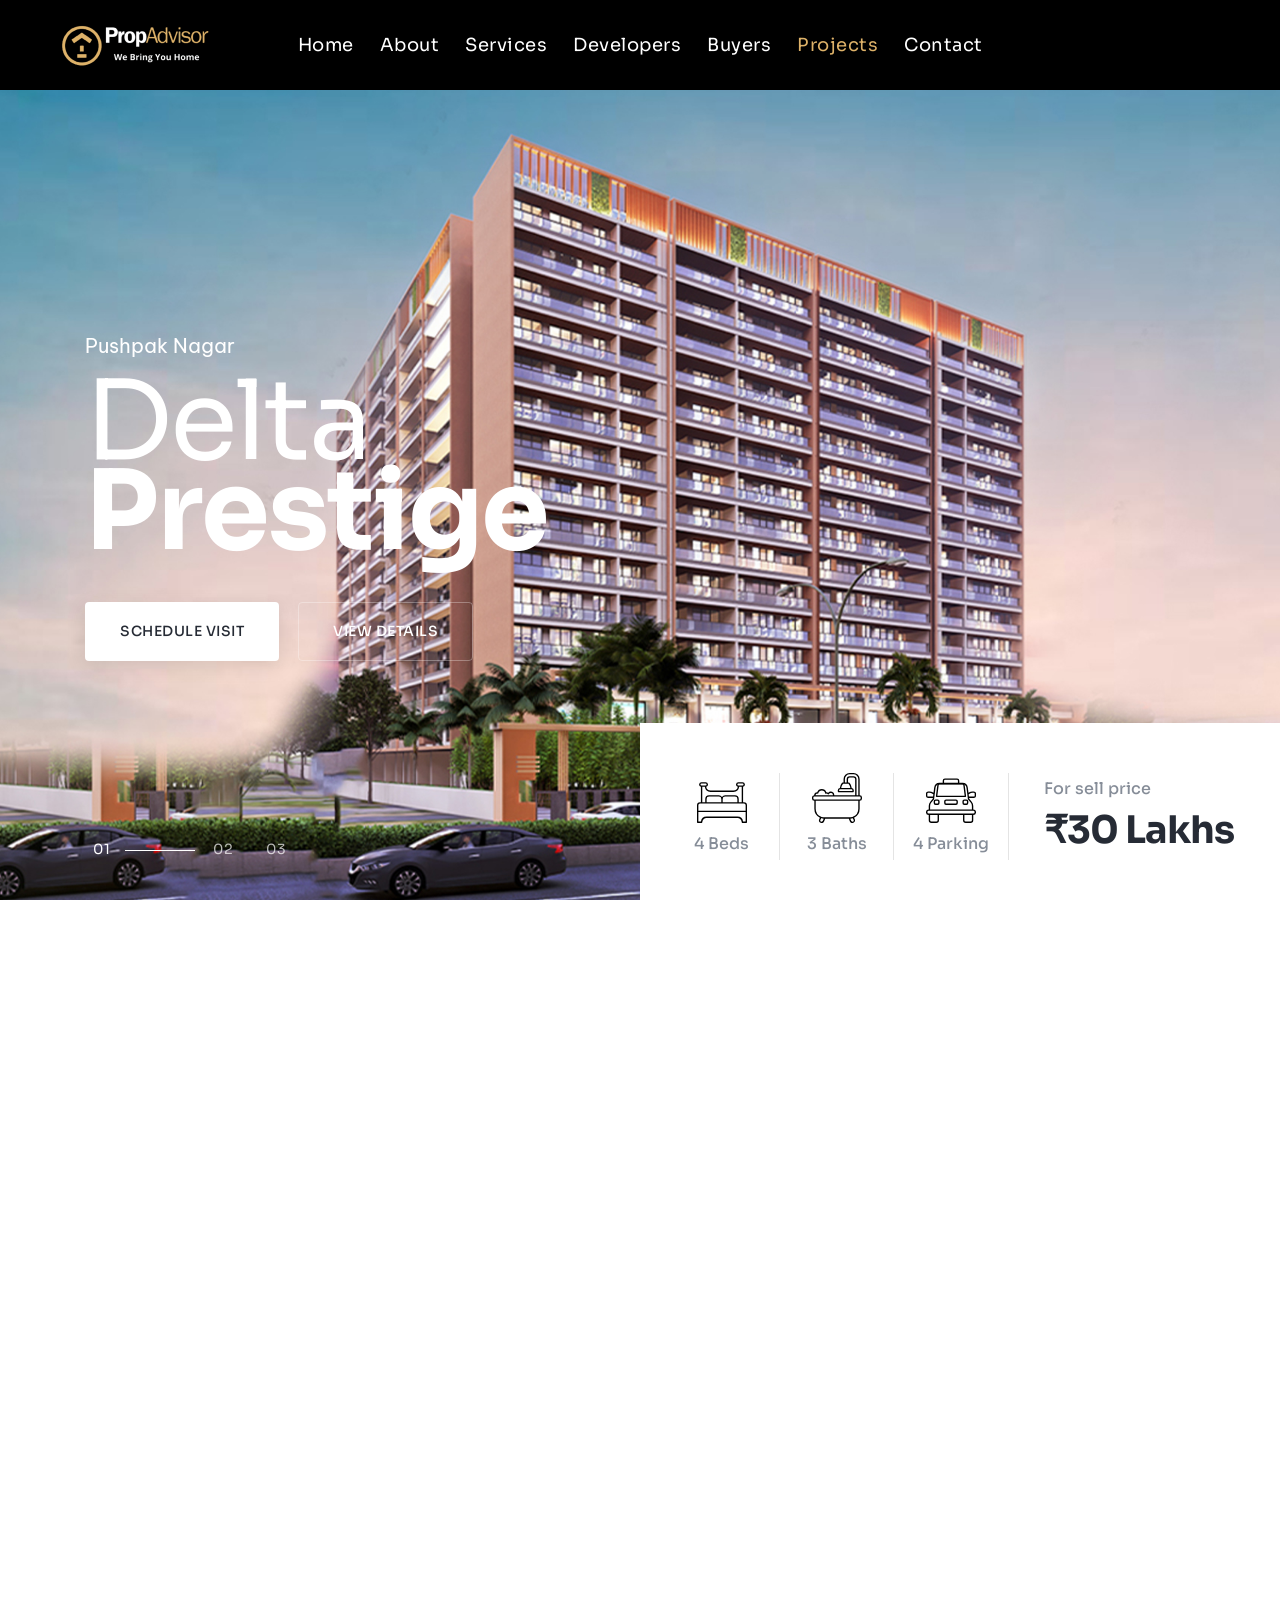
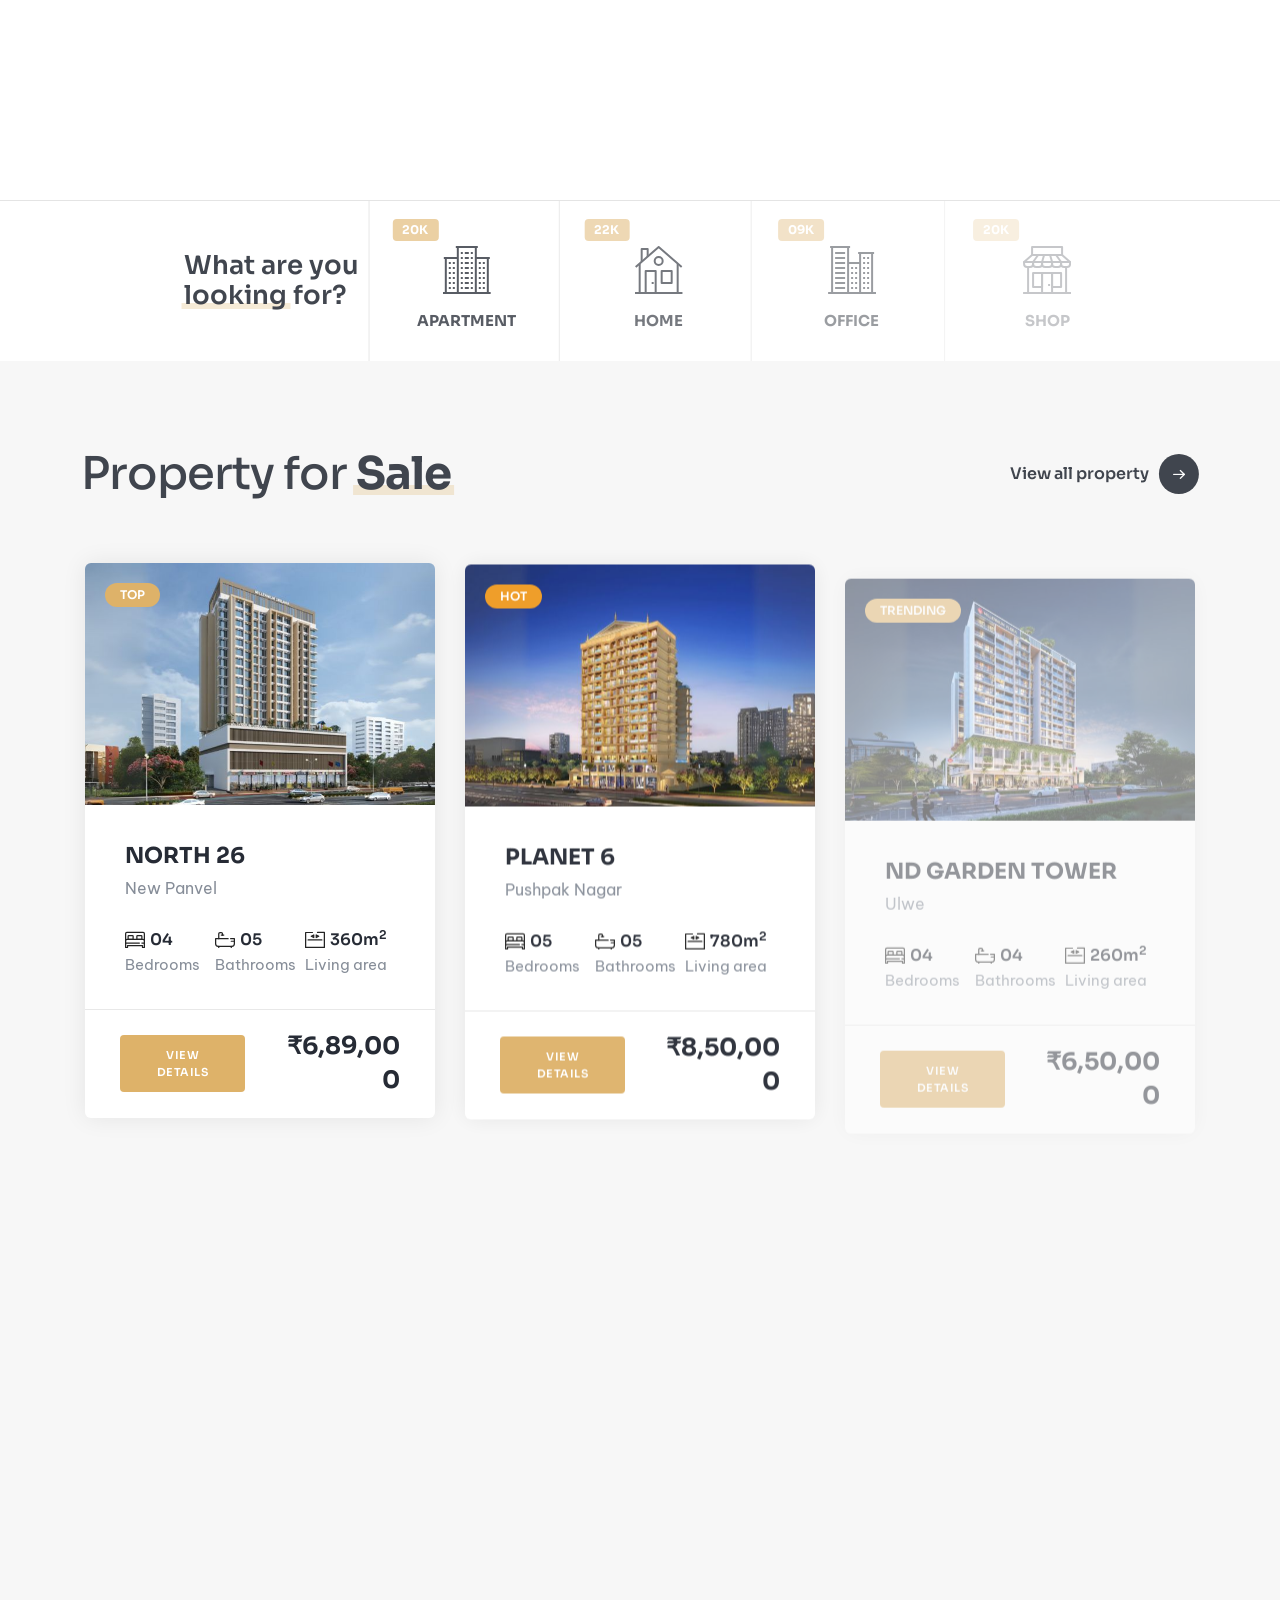
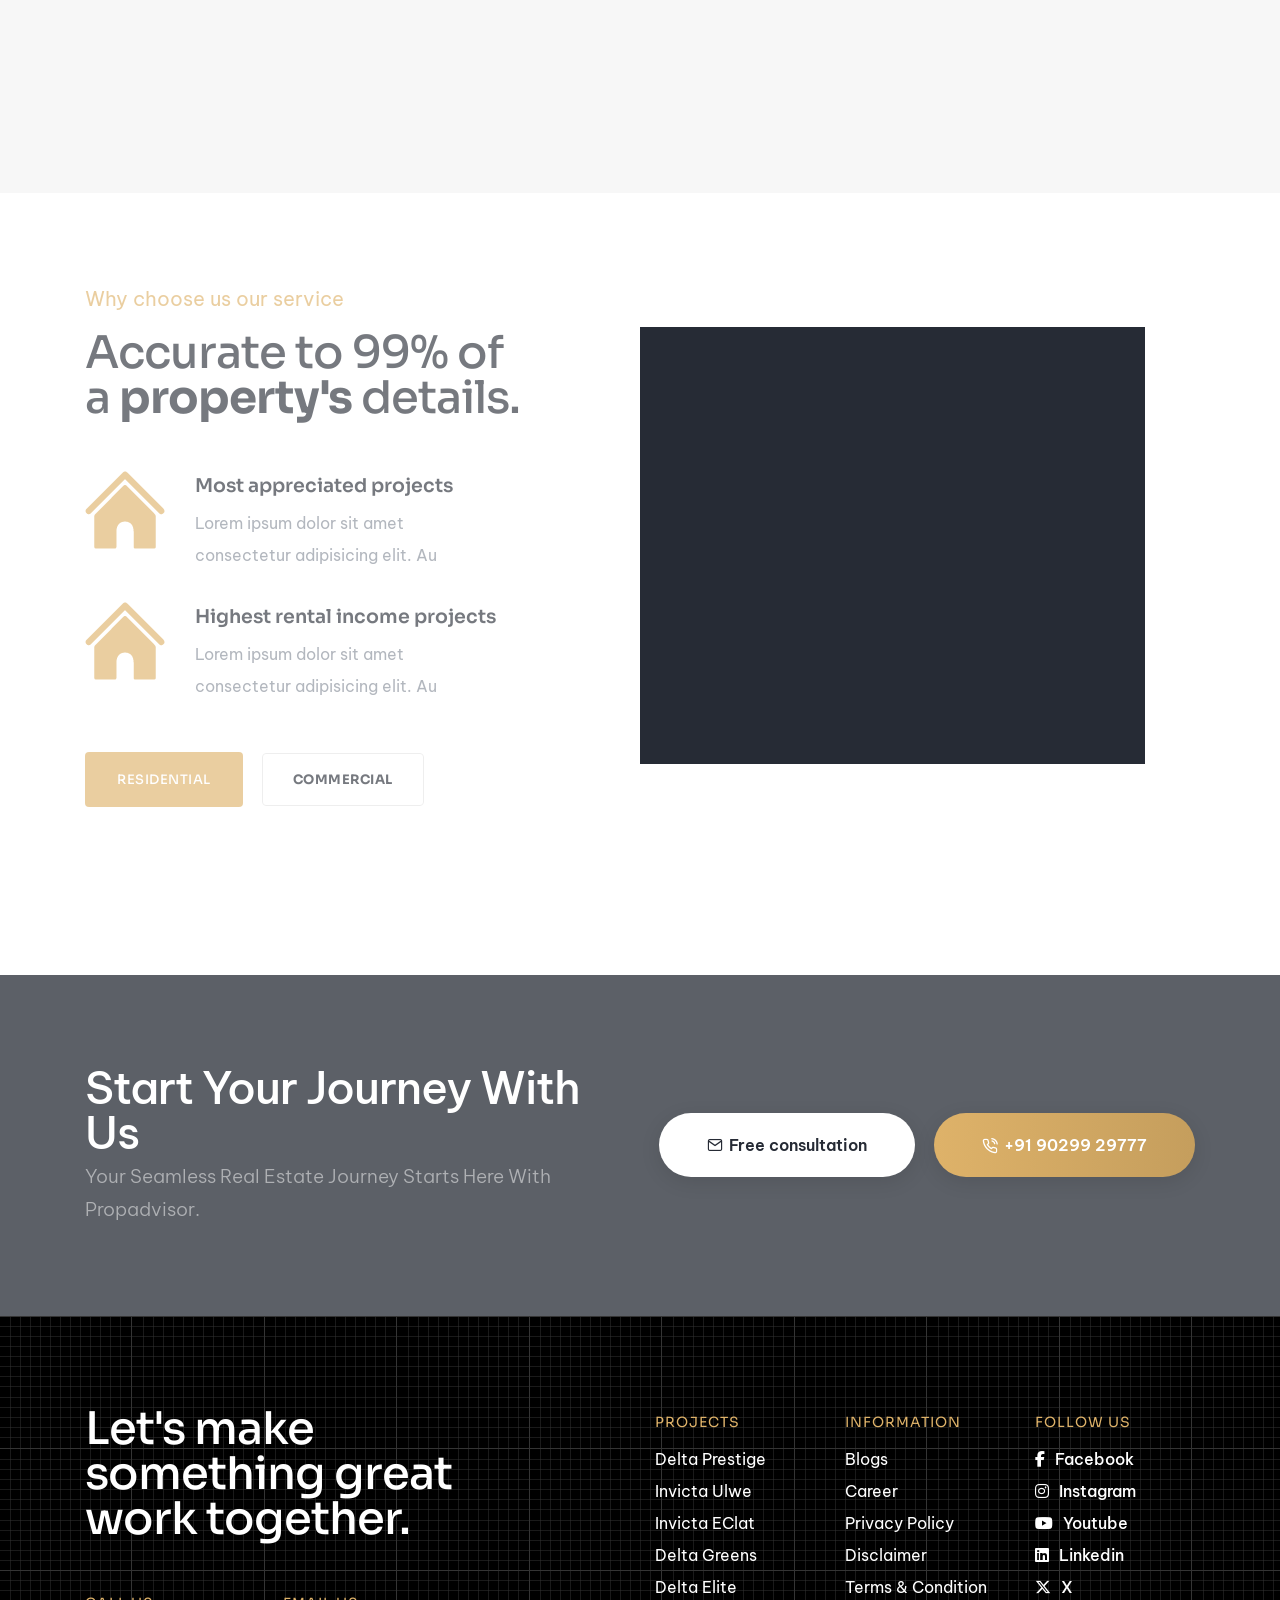
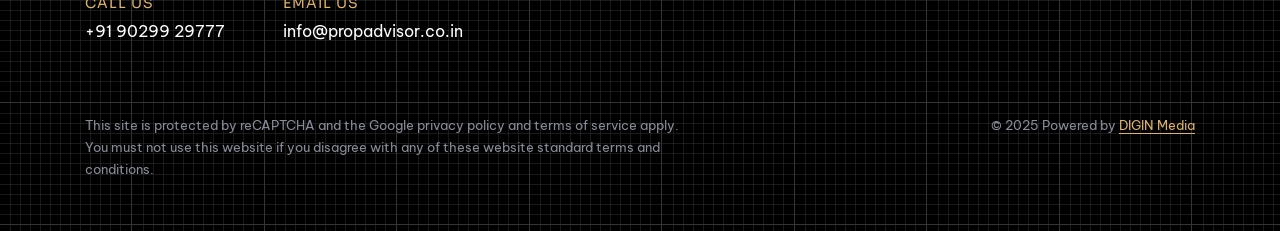
<file: projects.html>
<!DOCTYPE html>
<html class="no-js" lang="en">
  <head>
    <title>PropAdvisor - We Bring You Home</title>
    <meta charset="utf-8" />
    <meta http-equiv="X-UA-Compatible" content="IE=edge" />
    <meta name="author" content="PropAdvisor" />
    <meta name="viewport" content="width=device-width,initial-scale=1.0" />
    <meta name="description" content="We Bring You Home" />
    <!-- favicon icon -->
    <link rel="shortcut icon" href="img/icons/favicon.png" />
    <link rel="apple-touch-icon" href="img/icons/favicon.png" />
    <link rel="apple-touch-icon" sizes="72x72" href="img/icons/favicon.png" />
    <link rel="apple-touch-icon" sizes="114x114" href="img/icons/favicon.png" />
    <!-- google fonts preconnect -->
    <link rel="preconnect" href="https://fonts.googleapis.com" crossorigin />
    <link rel="preconnect" href="https://fonts.gstatic.com" crossorigin />
    <!-- style sheets and font icons -->
    <link rel="stylesheet" href="css/vendors.min.css" />
    <link rel="stylesheet" href="css/icon.min.css" />
    <link rel="stylesheet" href="css/style.css" />
    <link rel="stylesheet" href="css/responsive.css" />
    <link rel="stylesheet" href="css/business.css" />
    <link rel="stylesheet" href="css/ebook.css" />
    <link rel="stylesheet" href="css/my-styles.css" />
    <link rel="stylesheet" href="css/common-theme.css" />
  </head>
  <body
    data-mobile-nav-trigger-alignment="right"
    data-mobile-nav-style="modern"
    data-mobile-nav-bg-color="#000">
    <!-- start header -->
    <header>
      <!-- start navigation -->
      <nav
        class="navbar navbar-expand-lg header-dark bg-black header-reverse"
        data-header-hover="dark">
        <div class="container-fluid">
          <div class="col-auto col-xxl-3 col-lg-2 me-lg-0 me-auto">
            <a class="navbar-brand" href="index.html">
              <img
                src="img/logos/PropAdvisor_Logo.png"
                data-at2x="img/logos/PropAdvisor_Logo.png"
                alt=""
                class="default-logo" />
              <img
                src="img/logos/PropAdvisor_Logo.png"
                data-at2x="img/logos/PropAdvisor_Logo.png"
                alt=""
                class="alt-logo" />
              <img
                src="img/logos/PropAdvisor_Logo.png"
                data-at2x="img/logos/PropAdvisor_Logo.png"
                alt=""
                class="mobile-logo" />
            </a>
          </div>
          <div class="col-auto menu-order position-static">
            <button
              class="navbar-toggler float-start"
              type="button"
              data-bs-toggle="collapse"
              data-bs-target="#navbarNav"
              aria-controls="navbarNav"
              aria-label="Toggle navigation">
              <span class="navbar-toggler-line"></span>
              <span class="navbar-toggler-line"></span>
              <span class="navbar-toggler-line"></span>
              <span class="navbar-toggler-line"></span>
            </button>
            <div class="collapse navbar-collapse" id="navbarNav">
              <ul class="navbar-nav alt-font">
                <li class="nav-item">
                  <a href="index.html" class="nav-link">Home</a>
                </li>
                <li class="nav-item">
                  <a href="about.html" class="nav-link">About</a>
                </li>
                <li class="nav-item dropdown dropdown-with-icon-style02">
                  <a href="services.html" class="nav-link">Services</a>
                  <!-- <i
                    class="fa-solid fa-angle-down dropdown-toggle"
                    id="navbarDropdownMenuLink"
                    role="button"
                    data-bs-toggle="dropdown"
                    aria-expanded="false"></i>
                  <ul
                    class="dropdown-menu"
                    aria-labelledby="navbarDropdownMenuLink">
                    <li>
                      <a href="demo-business-services-details.html"
                        ><i class="bi bi-briefcase"></i>Business planning</a
                      >
                    </li>
                    <li>
                      <a href="demo-business-services-details.html"
                        ><i class="bi bi-clipboard-data"></i>Business
                        research</a
                      >
                    </li>
                    <li>
                      <a href="demo-business-services-details.html"
                        ><i class="bi bi-peace"></i>Tracking operations</a
                      >
                    </li>
                    <li>
                      <a href="demo-business-services-details.html"
                        ><i class="bi bi-bar-chart-line"></i>Market research</a
                      >
                    </li>
                    <li>
                      <a href="demo-business-services-details.html"
                        ><i class="bi bi-send-check"></i>Business campaign</a
                      >
                    </li>
                    <li>
                      <a href="demo-business-services-details.html"
                        ><i class="bi bi-globe2"></i>Digital solutions</a
                      >
                    </li>
                  </ul> -->
                </li>
                <li class="nav-item">
                  <a href="developers.html" class="nav-link">Developers</a>
                </li>
                <li class="nav-item">
                  <a href="buyers.html" class="nav-link">Buyers</a>
                </li>
                <li class="nav-item">
                  <a href="projects.html" class="nav-link">Projects</a>
                </li>
                <li class="nav-item">
                  <a href="contact.html" class="nav-link">Contact</a>
                </li>
              </ul>
            </div>
          </div>
          <div
            class="col-auto col-xxl-3 col-lg-2 text-end pe-5 d-none d-sm-flex">
            <div class="header-icon">
              <!-- <div class="d-none d-xxl-inline-block me-25px xxl-me-10px">
                <div class="alt-font fs-15 xl-fs-13 widget-text fw-500">
                  <span
                    class="w-35px h-35px bg-base-color d-inline-block lh-36 me-10px border-radius-100px"
                    ><i class="feather icon-feather-phone me-10px"></i></span
                  ><a href="tel:1800222000" class="widget-text text-white-hover"
                    >1 800 222 000</a
                  >
                </div>
              </div> -->
              <!-- <div class="header-button">
                <a
                  href=""
                  class="btn btn-very-small btn-transparent-white-light btn-rounded"
                  >Get a quote</a
                >
              </div> -->
            </div>
          </div>
        </div>
      </nav>
      <!-- end navigation -->
    </header>
    <!-- end header -->
    <!-- start banner slider -->
    <section class="p-0 top-space-margin">
      <div
        class="swiper full-screen md-h-600px sm-h-500px swiper-number-pagination-style-01 magic-cursor drag-cursor"
        data-slider-options='{ "slidesPerView": 1, "loop": true, "pagination": { "el": ".swiper-number", "clickable": true }, "navigation": { "nextEl": ".slider-one-slide-next-1", "prevEl": ".slider-one-slide-prev-1" }, "autoplay": { "delay": 4000, "disableOnInteraction": false },  "keyboard": { "enabled": true, "onlyInViewport": true }, "effect": "slide" }'
        data-number-pagination="1">
        <div class="swiper-wrapper">
          <!-- start slider item -->
          <div
            class="swiper-slide cover-background"
            style="
              background-image: url('img/properties/Project_Delta_Prestige.jpg');
            ">
            <div class="container h-100">
              <div class="row align-items-center h-100">
                <div
                  class="col-md-8 position-relative text-white"
                  data-anime='{ "el": "childs", "translateY": [30, 0], "opacity": [0,1], "duration": 600, "delay": 0, "staggervalue": 300, "easing": "easeOutQuad" }'>
                  <span class="fs-20 d-block mb-15px">Pushpak Nagar</span>
                  <div
                    class="alt-font fs-110 lg-fs-90 lh-90 lg-lh-80 mb-45px sm-mb-25px w-80 xs-w-100 ls-minus-2px">
                    Delta <span class="fw-700">Prestige</span>
                  </div>
                  <a
                    href="contact.html"
                    class="btn btn-white btn-large border-1 btn-round-edge btn-box-shadow me-15px xs-mt-10px xs-mb-10px"
                    >Schedule visit</a
                  >
                  <a
                    href="property-details.html"
                    class="btn btn-transparent-white-light border-1 btn-large btn-round-edge fw-500 xs-mt-10px xs-mb-10px"
                    >View details</a
                  >
                </div>
              </div>
            </div>
            <div
              class="position-absolute col-xxl-5 col-lg-6 right-0px bottom-0px pt-50px pb-40px ps-40px pe-40px lg-p-35px d-none d-lg-inline-block bg-white border-radius-left-8px"
              data-anime='{ "translateX": [50, 0], "translateY": [0, 0], "opacity": [0,1], "duration": 600, "delay": 300, "staggervalue": 300, "easing": "easeOutQuad" }'>
              <div class="row justify-content-center">
                <div class="col-xl-7 lg-mb-25px">
                  <div class="row">
                    <div
                      class="col text-center border-end border-color-extra-medium-gray">
                      <img
                        class="mb-5px h-50px"
                        src="img/icons/real-estate-icon-bed.svg"
                        alt="" />
                      <span class="alt-font fs-16 fw-500 d-block">4 Beds</span>
                    </div>
                    <div
                      class="col text-center border-end border-color-extra-medium-gray">
                      <img
                        class="mb-5px h-50px"
                        src="img/icons/real-estate-icon-bath.svg"
                        alt="" />
                      <span class="alt-font fs-16 fw-500 d-block">3 Baths</span>
                    </div>
                    <div
                      class="col text-center border-end lg-border-end-0 border-color-extra-medium-gray">
                      <img
                        class="mb-5px h-50px"
                        src="img/icons/real-estate-icon-car.svg"
                        alt="" />
                      <span class="alt-font fs-16 fw-500 d-block"
                        >4 Parking</span
                      >
                    </div>
                  </div>
                </div>
                <div
                  class="col-xl-5 ps-35px lg-ps-15px text-center text-xl-start">
                  <span class="fw-500 mb-5px d-block alt-font"
                    >For sell price</span
                  >
                  <h4 class="text-dark-gray fw-700 alt-font mb-0 ls-minus-1px">
                    ₹30 Lakhs
                  </h4>
                </div>
              </div>
            </div>
          </div>
          <!-- end slider item -->
          <!-- start slider item -->
          <div
            class="swiper-slide cover-background"
            style="
              background-image: url('img/properties/Project_Invicta_Ulve.jpg');
            ">
            <div class="container h-100">
              <div class="row align-items-center h-100">
                <div
                  class="col-md-8 position-relative text-white"
                  data-anime='{ "el": "childs", "translateY": [30, 0], "opacity": [0,1], "duration": 600, "delay": 0, "staggervalue": 300, "easing": "easeOutQuad" }'>
                  <span class="fs-20 d-block mb-15px">Ulwe</span>
                  <div
                    class="alt-font fs-110 lg-fs-90 lh-90 lg-lh-80 mb-45px sm-mb-25px w-80 xs-w-100 ls-minus-2px">
                    Invicta <span class="fw-700">Ulwe</span>
                  </div>
                  <a
                    href="contact.html"
                    class="btn btn-white btn-large border-1 btn-round-edge btn-box-shadow me-15px xs-mt-10px xs-mb-10px"
                    >Schedule visit</a
                  >
                  <a
                    href="property-details.html"
                    class="btn btn-transparent-white-light border-1 btn-large btn-round-edge fw-500 xs-mt-10px xs-mb-10px"
                    >View details</a
                  >
                </div>
              </div>
            </div>
            <div
              class="position-absolute col-xxl-5 col-lg-6 right-0px bottom-0px pt-50px pb-40px ps-40px pe-40px lg-p-35px d-none d-lg-inline-block bg-white border-radius-left-8px"
              data-anime='{ "translateX": [50, 0], "translateY": [0, 0], "opacity": [0,1], "duration": 600, "delay": 300, "staggervalue": 300, "easing": "easeOutQuad" }'>
              <div class="row">
                <div class="col-xl-7 lg-mb-25px">
                  <div class="row">
                    <div
                      class="col text-center border-end border-color-extra-medium-gray">
                      <img
                        class="mb-5px h-50px"
                        src="img/icons/real-estate-icon-bed.svg"
                        alt="" />
                      <span class="alt-font fs-16 fw-500 d-block">4 Beds</span>
                    </div>
                    <div
                      class="col text-center border-end border-color-extra-medium-gray">
                      <img
                        class="mb-5px h-50px"
                        src="img/icons/real-estate-icon-bath.svg"
                        alt="" />
                      <span class="alt-font fs-16 fw-500 d-block">3 Baths</span>
                    </div>
                    <div
                      class="col text-center border-end lg-border-end-0 border-color-extra-medium-gray">
                      <img
                        class="mb-5px h-50px"
                        src="img/icons/real-estate-icon-car.svg"
                        alt="" />
                      <span class="alt-font fs-16 fw-500 d-block"
                        >3 Parking</span
                      >
                    </div>
                  </div>
                </div>
                <div
                  class="col-xl-5 ps-35px lg-ps-15px text-center text-xl-start">
                  <span class="fw-500 mb-5px d-block alt-font"
                    >For sell price</span
                  >
                  <h4 class="text-dark-gray fw-700 alt-font mb-0 ls-minus-1px">
                    ₹50 Lakhs
                  </h4>
                </div>
              </div>
            </div>
          </div>
          <!-- end slider item -->
          <!-- start slider item -->
          <div
            class="swiper-slide cover-background"
            style="
              background-image: url('img/properties/Project_Invicta_Ecalt.jpg');
            ">
            <div class="container h-100">
              <div class="row align-items-center h-100">
                <div
                  class="col-md-8 position-relative text-white"
                  data-anime='{ "el": "childs", "translateY": [30, 0], "opacity": [0,1], "duration": 600, "delay": 0, "staggervalue": 300, "easing": "easeOutQuad" }'>
                  <span class="fs-20 d-block mb-15px">Ulwe</span>
                  <div
                    class="alt-font fs-110 lg-fs-90 lh-90 lg-lh-80 mb-45px sm-mb-25px w-70 xs-w-100 ls-minus-2px">
                    Invicta <span class="fw-700">Ecalt</span>
                  </div>
                  <a
                    href="contact.html"
                    class="btn btn-white btn-large border-1 btn-round-edge btn-box-shadow me-15px xs-mt-10px xs-mb-10px"
                    >Schedule visit</a
                  >
                  <a
                    href="property-details.html"
                    class="btn btn-transparent-white-light border-1 btn-large btn-round-edge fw-500 xs-mt-10px xs-mb-10px"
                    >View details</a
                  >
                </div>
              </div>
            </div>
            <div
              class="position-absolute col-xxl-5 col-lg-6 right-0px bottom-0px pt-50px pb-40px ps-40px pe-40px lg-p-35px d-none d-lg-inline-block bg-white border-radius-left-8px"
              data-anime='{ "translateX": [50, 0], "translateY": [0, 0], "opacity": [0,1], "duration": 600, "delay": 300, "staggervalue": 300, "easing": "easeOutQuad" }'>
              <div class="row">
                <div class="col-xl-7 lg-mb-25px">
                  <div class="row">
                    <div
                      class="col text-center border-end border-color-extra-medium-gray">
                      <img
                        class="mb-5px h-50px"
                        src="img/icons/real-estate-icon-bed.svg"
                        alt="" />
                      <span class="alt-font fs-16 fw-500 d-block">3 Beds</span>
                    </div>
                    <div
                      class="col text-center border-end border-color-extra-medium-gray">
                      <img
                        class="mb-5px h-50px"
                        src="img/icons/real-estate-icon-bath.svg"
                        alt="" />
                      <span class="alt-font fs-16 fw-500 d-block">3 Baths</span>
                    </div>
                    <div
                      class="col text-center border-end lg-border-end-0 border-color-extra-medium-gray">
                      <img
                        class="mb-5px h-50px"
                        src="img/icons/real-estate-icon-car.svg"
                        alt="" />
                      <span class="alt-font fs-16 fw-500 d-block"
                        >2 Parking</span
                      >
                    </div>
                  </div>
                </div>
                <div
                  class="col-xl-5 ps-35px lg-ps-15px text-center text-xl-start">
                  <span class="fw-500 mb-5px d-block alt-font"
                    >For sell price</span
                  >
                  <h4 class="text-dark-gray fw-700 alt-font mb-0 ls-minus-1px">
                    ₹80 Lakhs
                  </h4>
                </div>
              </div>
            </div>
          </div>
          <!-- end slider item -->
        </div>
        <!-- start slider pagination -->
        <div class="container">
          <div class="row g-0">
            <div class="col-12 position-relative">
              <!-- start slider pagination -->
              <div
                class="swiper-pagination left-0 text-start swiper-pagination-clickable swiper-number fs-14 alt-font ls-05px"></div>
              <!-- end slider pagination -->
            </div>
          </div>
        </div>
        <!-- end slider pagination -->
        <!-- start slider navigation -->
        <!-- <div class="slider-one-slide-prev-1 icon-very-small text-white swiper-button-prev slider-navigation-style-06"><i class="line-icon-Arrow-OutLeft icon-extra-large"></i></div>
                <div class="slider-one-slide-next-1 icon-very-small text-white swiper-button-next slider-navigation-style-06"><i class="line-icon-Arrow-OutRight icon-extra-large"></i></div> -->
        <!-- end slider navigation -->
      </div>
    </section>
    <!-- end banner slider -->

    <!-- start section -->
    <section>
      <div class="container">
        <div class="row align-items-center justify-content-center">
          <div
            class="col-lg-6 md-mb-50px position-relative"
            data-anime='{ "effect": "slide", "color": "#262b35", "direction":"lr", "easing": "easeOutQuad", "delay":50}'>
            <figure
              class="position-relative mb-0 overflow-hidden border-radius-6px">
              <img
                src="img/projects/projects_banner_600x800.jpg"
                alt=""
                class="w-100" />
              <figcaption
                class="position-absolute border-radius-left-8px bg-base-color right-0px bottom-0px p-20px last-paragraph-no-margin">
                <i
                  class="feather icon-feather-home icon-medium text-white mb-15px d-block"></i>
                <h4 class="alt-font fw-700 text-white mb-0 d-block">500+</h4>
                <p class="text-white">Properties listed for Sale</p>
              </figcaption>
            </figure>
          </div>
          <div
            class="col-xl-5 offset-xl-1 col-lg-6"
            data-anime='{ "opacity": [0,1], "duration": 1200, "delay": 100, "staggervalue": 150, "easing": "easeOutQuad" }'>
            <span class="fs-20 d-inline-block mb-15px text-base-color"
              >Lorem ipsum dolor sit amet.</span
            >
            <h2
              class="alt-font fw-500 text-dark-gray ls-minus-1px shadow-none sm-w-85"
              data-shadow-animation="true"
              data-animation-delay="700">
              We help you find your
              <span class="fw-700 text-highlight"
                >new place.<span
                  class="bg-base-color h-10px bottom-10px opacity-3 separator-animation"></span
              ></span>
            </h2>
            <p class="w-80 md-w-100">
              Lorem ipsum dolor sit amet consectetur adipisicing elit. Quam qui
              delectus unde veniam quaerat vero provident architecto nam
              aspernatur quibusdam?
            </p>
            <div class="mb-35px">
              <!-- start features box item -->
              <div class="icon-with-text-style-08 mb-10px">
                <div
                  class="feature-box feature-box-left-icon-middle overflow-hidden">
                  <div
                    class="feature-box-icon feature-box-icon-rounded w-40px h-40px bg-base-color-transparent rounded-circle me-15px">
                    <i class="fa-solid fa-check fs-14 text-white"></i>
                  </div>
                  <div class="feature-box-content">
                    <span class="text-dark-gray"
                      >More than 10 years of experience.</span
                    >
                  </div>
                </div>
              </div>
              <!-- end features box item -->
              <!-- start features box item -->
              <div class="icon-with-text-style-08">
                <div
                  class="feature-box feature-box-left-icon-middle overflow-hidden">
                  <div
                    class="feature-box-icon feature-box-icon-rounded w-40px h-40px bg-base-color-transparent rounded-circle me-15px">
                    <i class="fa-solid fa-check fs-14 text-white"></i>
                  </div>
                  <div class="feature-box-content">
                    <span class="text-dark-gray"
                      >10,000+ people trusting our agency.</span
                    >
                  </div>
                </div>
              </div>
              <!-- end features box item -->
            </div>
            <div class="d-inline-block">
              <!-- <a
                href="about.html"
                class="btn btn-dark-gray btn-medium btn-round-edge me-25px"
                >About company</a
              >
              <a
                href=""
                class="btn btn-large btn-link btn-hover-animation-switch text-dark-gray p-0">
                <span>
                  <span class="btn-text">Find property</span>
                  <span class="btn-icon"
                    ><i class="feather icon-feather-arrow-right"></i
                  ></span>
                  <span class="btn-icon"
                    ><i class="feather icon-feather-arrow-right"></i
                  ></span>
                </span>
              </a> -->

              <a
                href="about.html"
                class="btn btn-large btn-dark-gray btn-switch-text btn-box-shadow border-1 left-icon me-10px sm-mb-15px sm-mt-15px">
                <span>
                  <span><i class="feather icon-feather-arrow-right"></i></span>
                  <span class="btn-double-text" data-text="About Us"
                    >About Us
                  </span>
                </span>
              </a>
              <a
                href="services.html"
                class="btn btn-large btn-transparent-light-gray border-1 btn-switch-text left-icon sm-mb-15px sm-mt-15px">
                <span>
                  <span><i class="feather icon-feather-briefcase"></i></span>
                  <span class="btn-double-text" data-text="Find property"
                    >Find property</span
                  >
                </span>
              </a>
            </div>
          </div>
        </div>
      </div>
    </section>
    <!-- end section -->
    <!-- start section -->
    <section class="p-0 border-top border-color-extra-medium-gray">
      <div class="container">
        <div
          class="row row-cols-1 row-cols-lg-6 row-cols-md-3 row-cols-sm-2 justify-content-center g-0 bg-white"
          data-anime='{ "el": "childs", "translateX": [50, 0], "opacity": [0,1], "duration": 1200, "delay": 0, "staggervalue": 150, "easing": "easeOutQuad" }'>
          <!-- start features box item -->
          <div
            class="col d-flex align-items-center text-center text-lg-start icon-with-text-style-04 border-end md-border-start md-border-bottom sm-border-start-0 xs-border-end-0 border-color-extra-medium-gray position-relative xs-pt-60px xs-pb-60px">
            <span
              class="fs-26 lh-30 d-inline-block alt-font text-dark-gray fw-600 mb-0 w-100 sm-w-85 mx-auto shadow-none"
              data-shadow-animation="true"
              data-animation-delay="700"
              >What are you
              <span class="fw-600 text-highlight"
                >looking<span
                  class="bg-base-color h-6px bottom-3px opacity-3 separator-animation"></span
              ></span>
              for?</span
            >
          </div>
          <!-- end features box item -->
          <!-- start features box item -->
          <div
            class="col icon-with-text-style-04 border-end md-border-bottom sm-border-end-0 border-color-extra-medium-gray position-relative">
            <div class="feature-box pt-45px pb-25px">
              <div class="feature-box-icon mb-10px">
                <div
                  class="text-uppercase alt-font fw-700 text-white fs-12 lh-22 bg-base-color-transparent border-radius-4px position-absolute left-18px top-18px ps-10px pe-10px">
                  20K
                </div>
                <a href="" class="d-block">
                  <img src="img/icons/real-estate-icon-apartment.svg" alt="" />
                </a>
              </div>
              <div class="feature-box-content">
                <a
                  href=""
                  class="alt-font text-dark-gray text-dark-gray-hover fw-700 fs-15 lh-20 text-uppercase"
                  >Apartment</a
                >
              </div>
            </div>
          </div>
          <!-- end features box item -->
          <!-- start features box item -->
          <!-- <div
            class="col icon-with-text-style-04 border-end md-border-bottom xs-border-end-0 border-color-extra-medium-gray position-relative">
            <div class="feature-box pt-45px pb-25px">
              <div class="feature-box-icon mb-10px">
                <div
                  class="text-uppercase alt-font fw-700 text-white fs-12 lh-22 bg-base-color-transparent border-radius-4px position-absolute left-18px top-18px ps-10px pe-10px">
                  18K
                </div>
                <a href="" class="d-block">
                  <img
                    src="img/icons/real-estate-icon-condominium.svg"
                    alt="" />
                </a>
              </div>
              <div class="feature-box-content">
                <a
                  href=""
                  class="alt-font text-dark-gray text-dark-gray-hover fw-700 fs-15 lh-20 text-uppercase"
                  >Condominium</a
                >
              </div>
            </div>
          </div> -->
          <!-- end features box item -->
          <!-- start features box item -->
          <div
            class="col icon-with-text-style-04 border-end md-border-start sm-border-end-0 sm-border-start-0 sm-border-bottom border-color-extra-medium-gray position-relative">
            <div class="feature-box pt-45px pb-25px">
              <div class="feature-box-icon mb-10px">
                <div
                  class="text-uppercase alt-font fw-700 text-white fs-12 lh-22 bg-base-color-transparent border-radius-4px position-absolute left-18px top-18px ps-10px pe-10px">
                  22K
                </div>
                <a href="" class="d-block">
                  <img src="img/icons/real-estate-icon-home.svg" alt="" />
                </a>
              </div>
              <div class="feature-box-content">
                <a
                  href=""
                  class="alt-font text-dark-gray text-dark-gray-hover fw-700 fs-15 lh-20 text-uppercase"
                  >Home</a
                >
              </div>
            </div>
          </div>
          <!-- end features box item -->
          <!-- start features box item -->
          <div
            class="col icon-with-text-style-04 border-end xs-border-end-0 xs-border-bottom border-color-extra-medium-gray position-relative">
            <div class="feature-box pt-45px pb-25px">
              <div class="feature-box-icon mb-10px">
                <div
                  class="text-uppercase alt-font fw-700 text-white fs-12 lh-22 bg-base-color-transparent border-radius-4px position-absolute left-18px top-18px ps-10px pe-10px">
                  09K
                </div>
                <a href="" class="d-block">
                  <img src="img/icons/real-estate-icon-office.svg" alt="" />
                </a>
              </div>
              <div class="feature-box-content">
                <a
                  href=""
                  class="alt-font text-dark-gray text-dark-gray-hover fw-700 fs-15 lh-20 text-uppercase"
                  >Office</a
                >
              </div>
            </div>
          </div>
          <!-- end features box item -->
          <!-- start features box item -->
          <div
            class="col icon-with-text-style-04 border-color-extra-medium-gray md-border-end sm-border-end-0 position-relative">
            <div class="feature-box pt-45px pb-25px">
              <div class="feature-box-icon mb-10px">
                <div
                  class="text-uppercase alt-font fw-700 text-white fs-12 lh-22 bg-base-color-transparent border-radius-4px position-absolute left-18px top-18px ps-10px pe-10px">
                  20K
                </div>
                <a href="" class="d-block">
                  <img src="img/icons/real-estate-icon-shop.svg" alt="" />
                </a>
              </div>
              <div class="feature-box-content">
                <a
                  href=""
                  class="alt-font text-dark-gray text-dark-gray-hover fw-700 fs-15 lh-20 text-uppercase"
                  >Shop</a
                >
              </div>
            </div>
          </div>
          <!-- end features box item -->
        </div>
      </div>
    </section>
    <!-- end section -->

    <!-- start section -->
    <section class="bg-very-light-gray">
      <div class="container">
        <div class="row align-items-center mb-6 xs-mb-8">
          <div
            class="col-md-8 text-center text-md-start sm-mb-20px"
            data-anime='{ "translateX": [-30, 0], "opacity": [0,1], "duration": 1200, "delay": 0, "staggervalue": 300, "easing": "easeOutQuad" }'>
            <h3
              class="alt-font text-dark-gray fw-500 mb-0 ls-minus-1px shadow-none"
              data-shadow-animation="true"
              data-animation-delay="700">
              Property for
              <span class="fw-700 text-highlight d-inline-block"
                >Sale<span
                  class="bg-base-color h-10px bottom-1px opacity-3 separator-animation"></span
              ></span>
            </h3>
          </div>
          <div
            class="col-md-4"
            data-anime='{ "translateX": [30, 0], "opacity": [0,1], "duration": 1200, "delay": 0, "staggervalue": 300, "easing": "easeOutQuad" }'>
            <div class="d-flex justify-content-center justify-content-md-end">
              <a
                href="property-list.html"
                class="fw-600 alt-font text-dark-gray text-dark-gray-hover d-flex align-items-center"
                >View all property<span
                  class="d-flex align-items-center justify-content-center bg-dark-gray h-40px w-40px text-center rounded-circle fs-16 text-white ms-10px"
                  ><i class="feather icon-feather-arrow-right"></i></span
              ></a>
            </div>
          </div>
        </div>
        <!-- Propeties Listing Start -->
        <div
          class="row row-cols-1 row-cols-xl-3 row-cols-md-2 justify-content-center"
          data-anime='{ "el": "childs", "translateY": [30, 0], "opacity": [0,1], "duration": 600, "delay": 0, "staggervalue": 300, "easing": "easeOutQuad" }'>
          <!-- start box item -->
          <div class="col mb-30px">
            <div class="border-radius-6px overflow-hidden box-shadow-large">
              <div class="image position-relative">
                <a href="">
                  <img src="img/properties/Projects_600x415_1.jpg" alt="" />
                </a>
                <div
                  class="col-auto bg-base-color border-radius-50px ps-15px pe-15px text-uppercase alt-font fw-600 text-white fs-12 lh-24 position-absolute left-20px top-20px">
                  Top
                </div>
              </div>
              <div class="bg-white">
                <div
                  class="content ps-40px pe-40px pt-35px pb-35px md-p-25px border-bottom border-color-transparent-dark-very-light">
                  <div class="d-flex align-items-center">
                    <a
                      href=""
                      class="alt-font text-dark-gray fw-700 fs-22 me-10px"
                      >NORTH 26</a
                    >
                  </div>
                  <p class="mb-20px">New Panvel</p>
                  <div class="row g-0">
                    <div class="col">
                      <div class="d-flex align-items-center">
                        <img
                          src="img/icons/real-estate-icon-bed-small.svg"
                          class="me-5px h-20px"
                          alt="" />
                        <span class="fw-600 alt-font text-dark-gray">04</span>
                      </div>
                      <span class="d-block lh-18 fs-15">Bedrooms</span>
                    </div>
                    <div class="col">
                      <div class="d-flex align-items-center">
                        <img
                          src="img/icons/real-estate-icon-bath-small.svg"
                          class="me-5px h-20px"
                          alt="" />
                        <span class="fw-600 alt-font text-dark-gray">05</span>
                      </div>
                      <span class="d-block lh-18 fs-15">Bathrooms</span>
                    </div>
                    <div class="col">
                      <div class="d-flex align-items-center">
                        <img
                          src="img/icons/real-estate-icon-size-small.svg"
                          class="me-5px h-20px"
                          alt="" />
                        <span class="fw-600 alt-font text-dark-gray"
                          >360m<sup>2</sup></span
                        >
                      </div>
                      <span class="d-block lh-18 fs-15">Living area</span>
                    </div>
                  </div>
                </div>
                <div
                  class="row ps-35px pe-35px pt-20px pb-20px md-ps-25px md-pe-25px align-items-center">
                  <div class="col">
                    <a
                      href=""
                      class="btn btn-dark-gray btn-very-small btn-round-edge fw-600"
                      >View details</a
                    >
                  </div>
                  <div class="col text-end">
                    <span class="fs-24 alt-font text-dark-gray fw-700 mb-0"
                      >₹6,89,000</span
                    >
                  </div>
                </div>
              </div>
            </div>
          </div>
          <!-- end box item -->
          <!-- start box item -->
          <div class="col mb-30px">
            <div class="border-radius-6px overflow-hidden box-shadow-large">
              <div class="image position-relative">
                <a href="">
                  <img src="img/properties/Projects_600x415_2.jpg" alt="" />
                </a>
                <div
                  class="col-auto bg-orange border-radius-50px ps-15px pe-15px text-uppercase alt-font fw-600 text-white fs-12 lh-24 position-absolute left-20px top-20px">
                  Hot
                </div>
              </div>
              <div class="bg-white">
                <div
                  class="content ps-40px pe-40px pt-35px pb-35px md-p-25px border-bottom border-color-transparent-dark-very-light">
                  <div class="d-flex align-items-center">
                    <a
                      href=""
                      class="alt-font text-dark-gray fw-700 fs-22 me-10px"
                      >PLANET 6</a
                    >
                  </div>
                  <p class="mb-20px">Pushpak Nagar</p>
                  <div class="row g-0">
                    <div class="col">
                      <div class="d-flex align-items-center">
                        <img
                          src="img/icons/real-estate-icon-bed-small.svg"
                          class="me-5px h-20px"
                          alt="" />
                        <span class="fw-600 alt-font text-dark-gray">05</span>
                      </div>
                      <span class="d-block lh-18 fs-15">Bedrooms</span>
                    </div>
                    <div class="col">
                      <div class="d-flex align-items-center">
                        <img
                          src="img/icons/real-estate-icon-bath-small.svg"
                          class="me-5px h-20px"
                          alt="" />
                        <span class="fw-600 alt-font text-dark-gray">05</span>
                      </div>
                      <span class="d-block lh-18 fs-15">Bathrooms</span>
                    </div>
                    <div class="col">
                      <div class="d-flex align-items-center">
                        <img
                          src="img/icons/real-estate-icon-size-small.svg"
                          class="me-5px h-20px"
                          alt="" />
                        <span class="fw-600 alt-font text-dark-gray"
                          >780m<sup>2</sup></span
                        >
                      </div>
                      <span class="d-block lh-18 fs-15">Living area</span>
                    </div>
                  </div>
                </div>
                <div
                  class="row ps-35px pe-35px pt-20px pb-20px md-ps-25px md-pe-25px align-items-center">
                  <div class="col">
                    <a
                      href=""
                      class="btn btn-dark-gray btn-very-small btn-round-edge fw-600"
                      >View details</a
                    >
                  </div>
                  <div class="col text-end">
                    <span class="fs-24 alt-font text-dark-gray fw-700 mb-0"
                      >₹8,50,000</span
                    >
                  </div>
                </div>
              </div>
            </div>
          </div>
          <!-- end box item -->
          <!-- start box item -->
          <div class="col mb-30px">
            <div class="border-radius-6px overflow-hidden box-shadow-large">
              <div class="image position-relative">
                <a href="">
                  <img src="img/properties/Projects_600x415_3.jpg" alt="" />
                </a>
                <div
                  class="col-auto bg-base-color border-radius-50px ps-15px pe-15px text-uppercase alt-font fw-600 text-white fs-12 lh-24 position-absolute left-20px top-20px">
                  Trending
                </div>
              </div>
              <div class="bg-white">
                <div
                  class="content ps-40px pe-40px pt-35px pb-35px md-p-25px border-bottom border-color-transparent-dark-very-light">
                  <div class="d-flex align-items-center">
                    <a
                      href=""
                      class="alt-font text-dark-gray fw-700 fs-22 me-10px"
                      >ND GARDEN TOWER</a
                    >
                  </div>
                  <p class="mb-20px">Ulwe</p>
                  <div class="row g-0">
                    <div class="col">
                      <div class="d-flex align-items-center">
                        <img
                          src="img/icons/real-estate-icon-bed-small.svg"
                          class="me-5px h-20px"
                          alt="" />
                        <span class="fw-600 alt-font text-dark-gray">04</span>
                      </div>
                      <span class="d-block lh-18 fs-15">Bedrooms</span>
                    </div>
                    <div class="col">
                      <div class="d-flex align-items-center">
                        <img
                          src="img/icons/real-estate-icon-bath-small.svg"
                          class="me-5px h-20px"
                          alt="" />
                        <span class="fw-600 alt-font text-dark-gray">04</span>
                      </div>
                      <span class="d-block lh-18 fs-15">Bathrooms</span>
                    </div>
                    <div class="col">
                      <div class="d-flex align-items-center">
                        <img
                          src="img/icons/real-estate-icon-size-small.svg"
                          class="me-5px h-20px"
                          alt="" />
                        <span class="fw-600 alt-font text-dark-gray"
                          >260m<sup>2</sup></span
                        >
                      </div>
                      <span class="d-block lh-18 fs-15">Living area</span>
                    </div>
                  </div>
                </div>
                <div
                  class="row ps-35px pe-35px pt-20px pb-20px md-ps-25px md-pe-25px align-items-center">
                  <div class="col">
                    <a
                      href=""
                      class="btn btn-dark-gray btn-very-small btn-round-edge fw-600"
                      >View details</a
                    >
                  </div>
                  <div class="col text-end">
                    <span class="fs-24 alt-font text-dark-gray fw-700 mb-0"
                      >₹6,50,000</span
                    >
                  </div>
                </div>
              </div>
            </div>
          </div>
          <!-- end box item -->
          <!-- start box item -->
          <div class="col lg-mb-30px">
            <div class="border-radius-6px overflow-hidden box-shadow-large">
              <div class="image position-relative">
                <a href="">
                  <img src="img/properties/Projects_600x415_4.jpg" alt="" />
                </a>
                <div
                  class="col-auto bg-base-color border-radius-50px ps-15px pe-15px text-uppercase alt-font fw-600 text-white fs-12 lh-24 position-absolute left-20px top-20px">
                  Popular
                </div>
              </div>
              <div class="bg-white">
                <div
                  class="content ps-40px pe-40px pt-35px pb-35px md-p-25px border-bottom border-color-transparent-dark-very-light">
                  <div class="d-flex align-items-center">
                    <a
                      href=""
                      class="alt-font text-dark-gray fw-700 fs-22 me-10px"
                      >DELTA GREENS</a
                    >
                  </div>
                  <p class="mb-20px">Pushpak Nagar</p>
                  <div class="row g-0">
                    <div class="col">
                      <div class="d-flex align-items-center">
                        <img
                          src="img/icons/real-estate-icon-bed-small.svg"
                          class="me-5px h-20px"
                          alt="" />
                        <span class="fw-600 alt-font text-dark-gray">03</span>
                      </div>
                      <span class="d-block lh-18 fs-15">Bedrooms</span>
                    </div>
                    <div class="col">
                      <div class="d-flex align-items-center">
                        <img
                          src="img/icons/real-estate-icon-bath-small.svg"
                          class="me-5px h-20px"
                          alt="" />
                        <span class="fw-600 alt-font text-dark-gray">05</span>
                      </div>
                      <span class="d-block lh-18 fs-15">Bathrooms</span>
                    </div>
                    <div class="col">
                      <div class="d-flex align-items-center">
                        <img
                          src="img/icons/real-estate-icon-size-small.svg"
                          class="me-5px h-20px"
                          alt="" />
                        <span class="fw-600 alt-font text-dark-gray"
                          >250m<sup>2</sup></span
                        >
                      </div>
                      <span class="d-block lh-18 fs-15">Living area</span>
                    </div>
                  </div>
                </div>
                <div
                  class="row ps-35px pe-35px pt-20px pb-20px md-ps-25px md-pe-25px align-items-center">
                  <div class="col">
                    <a
                      href=""
                      class="btn btn-dark-gray btn-very-small btn-round-edge fw-600"
                      >View details</a
                    >
                  </div>
                  <div class="col text-end">
                    <span class="fs-24 alt-font text-dark-gray fw-700 mb-0"
                      >₹6,00,000</span
                    >
                  </div>
                </div>
              </div>
            </div>
          </div>
          <!-- end box item -->
          <!-- start box item -->
          <div class="col sm-mb-30px">
            <div class="border-radius-6px overflow-hidden box-shadow-large">
              <div class="image position-relative">
                <a href="">
                  <img src="img/properties/Projects_600x415_5.jpg" alt="" />
                </a>
                <div
                  class="col-auto bg-orange border-radius-50px ps-15px pe-15px text-uppercase alt-font fw-600 text-white fs-12 lh-24 position-absolute left-20px top-20px">
                  Latest
                </div>
              </div>
              <div class="bg-white">
                <div
                  class="content ps-40px pe-40px pt-35px pb-35px md-p-25px border-bottom border-color-transparent-dark-very-light">
                  <div class="d-flex align-items-center">
                    <a
                      href=""
                      class="alt-font text-dark-gray fw-700 fs-22 me-10px"
                      >DELTA FLORA</a
                    >
                  </div>
                  <p class="mb-20px">Pushpak Nagar</p>
                  <div class="row g-0">
                    <div class="col">
                      <div class="d-flex align-items-center">
                        <img
                          src="img/icons/real-estate-icon-bed-small.svg"
                          class="me-5px h-20px"
                          alt="" />
                        <span class="fw-600 alt-font text-dark-gray">03</span>
                      </div>
                      <span class="d-block lh-18 fs-15">Bedrooms</span>
                    </div>
                    <div class="col">
                      <div class="d-flex align-items-center">
                        <img
                          src="img/icons/real-estate-icon-bath-small.svg"
                          class="me-5px h-20px"
                          alt="" />
                        <span class="fw-600 alt-font text-dark-gray">03</span>
                      </div>
                      <span class="d-block lh-18 fs-15">Bathrooms</span>
                    </div>
                    <div class="col">
                      <div class="d-flex align-items-center">
                        <img
                          src="img/icons/real-estate-icon-size-small.svg"
                          class="me-5px h-20px"
                          alt="" />
                        <span class="fw-600 alt-font text-dark-gray"
                          >300m<sup>2</sup></span
                        >
                      </div>
                      <span class="d-block lh-18 fs-15">Living area</span>
                    </div>
                  </div>
                </div>
                <div
                  class="row ps-35px pe-35px pt-20px pb-20px md-ps-25px md-pe-25px align-items-center">
                  <div class="col">
                    <a
                      href=""
                      class="btn btn-dark-gray btn-very-small btn-round-edge fw-600"
                      >View details</a
                    >
                  </div>
                  <div class="col text-end">
                    <span class="fs-24 alt-font text-dark-gray fw-700 mb-0"
                      >₹5,50,000</span
                    >
                  </div>
                </div>
              </div>
            </div>
          </div>
          <!-- end box item -->
          <!-- start box item -->
          <div class="col">
            <div class="border-radius-6px overflow-hidden box-shadow-large">
              <div class="image position-relative">
                <a href="">
                  <img src="img/properties/Projects_600x415_6.jpg" alt="" />
                </a>
                <div
                  class="col-auto bg-base-color border-radius-50px ps-15px pe-15px text-uppercase alt-font fw-600 text-white fs-12 lh-24 position-absolute left-20px top-20px">
                  Exclusive
                </div>
              </div>
              <div class="bg-white">
                <div
                  class="content ps-40px pe-40px pt-35px pb-35px md-p-25px border-bottom border-color-transparent-dark-very-light">
                  <div class="d-flex align-items-center">
                    <a
                      href=""
                      class="alt-font text-dark-gray fw-700 fs-22 me-10px"
                      >DELTA ELITE</a
                    >
                  </div>
                  <p class="mb-20px">Pushpak Nagar</p>
                  <div class="row g-0">
                    <div class="col">
                      <div class="d-flex align-items-center">
                        <img
                          src="img/icons/real-estate-icon-bed-small.svg"
                          class="me-5px h-20px"
                          alt="" />
                        <span class="fw-600 alt-font text-dark-gray">04</span>
                      </div>
                      <span class="d-block lh-18 fs-15">Bedrooms</span>
                    </div>
                    <div class="col">
                      <div class="d-flex align-items-center">
                        <img
                          src="img/icons/real-estate-icon-bath-small.svg"
                          class="me-5px h-20px"
                          alt="" />
                        <span class="fw-600 alt-font text-dark-gray">04</span>
                      </div>
                      <span class="d-block lh-18 fs-15">Bathrooms</span>
                    </div>
                    <div class="col">
                      <div class="d-flex align-items-center">
                        <img
                          src="img/icons/real-estate-icon-size-small.svg"
                          class="me-5px h-20px"
                          alt="" />
                        <span class="fw-600 alt-font text-dark-gray"
                          >620m<sup>2</sup></span
                        >
                      </div>
                      <span class="d-block lh-18 fs-15">Living area</span>
                    </div>
                  </div>
                </div>
                <div
                  class="row ps-35px pe-35px pt-20px pb-20px md-ps-25px md-pe-25px align-items-center">
                  <div class="col">
                    <a
                      href=""
                      class="btn btn-dark-gray btn-very-small btn-round-edge fw-600"
                      >View details</a
                    >
                  </div>
                  <div class="col text-end">
                    <span class="fs-24 alt-font text-dark-gray fw-700 mb-0"
                      >₹6,95,000</span
                    >
                  </div>
                </div>
              </div>
            </div>
          </div>
          <!-- end box item -->
        </div>
      </div>
    </section>
    <!-- end section -->

    <!-- start section -->
    <section>
      <div class="container">
        <div class="row align-items-center justify-content-center mb-7">
          <div
            class="col-lg-5 md-mb-50px"
            data-anime='{ "opacity": [0,1], "duration": 1200, "delay": 0, "staggervalue": 150, "easing": "easeOutQuad" }'>
            <span class="fs-20 d-inline-block mb-15px text-base-color"
              >Why choose us our service</span
            >
            <h3
              class="alt-font fw-500 text-dark-gray ls-minus-1px shadow-none"
              data-shadow-animation="true"
              data-animation-delay="700">
              Accurate to 99% of a
              <span class="fw-700 text-highlight d-inline-block"
                >property's<span
                  class="bg-base-color h-10px bottom-1px opacity-3 separator-animation"></span
              ></span>
              details.
            </h3>
            <div class="mt-50px mb-50px sm-mt-40px sm-mb-40px">
              <!-- start features box item -->
              <div class="icon-with-text-style-08 mb-30px">
                <div class="feature-box feature-box-left-icon overflow-hidden">
                  <div class="feature-box-icon">
                    <img
                      src="img/icons/home-icon-custom.png"
                      class="w-80px"
                      alt="" />
                  </div>
                  <div class="feature-box-content last-paragraph-no-margin">
                    <span
                      class="text-dark-gray fs-19 alt-font mb-5px fw-600 d-block"
                      >Most appreciated projects</span
                    >
                    <p class="w-80 lg-w-100">
                      Lorem ipsum dolor sit amet consectetur adipisicing elit.
                      Au
                    </p>
                  </div>
                </div>
              </div>
              <!-- end features box item -->
              <!-- start features box item -->
              <div class="icon-with-text-style-08">
                <div class="feature-box feature-box-left-icon overflow-hidden">
                  <div class="feature-box-icon">
                    <img
                      src="img/icons/home-icon-custom.png"
                      class="w-80px"
                      alt="" />
                  </div>
                  <div class="feature-box-content last-paragraph-no-margin">
                    <span
                      class="text-dark-gray fs-19 alt-font mb-5px fw-600 d-block"
                      >Highest rental income projects</span
                    >
                    <p class="w-80 lg-w-100">
                      Lorem ipsum dolor sit amet consectetur adipisicing elit.
                      Au
                    </p>
                  </div>
                </div>
              </div>
              <!-- end features box item -->
            </div>
            <div class="d-inline-block">
              <a
                href=""
                class="btn btn-dark-gray btn-medium btn-round-edge me-15px xs-mb-10px"
                >Residential</a
              >
              <a
                href=""
                class="btn btn-medium btn-round-edge btn-transparent-light-gray border-1 fw-700 xs-mb-10px"
                >Commercial</a
              >
            </div>
          </div>
          <div
            class="col-lg-6 offset-lg-1 position-relative"
            data-anime='{ "effect": "slide", "color": "#262b35", "direction":"lr", "easing": "easeOutQuad", "delay":50}'>
            <!-- start popup video -->
            <figure
              class="position-relative mb-0 border-radius-6px overflow-hidden">
              <img
                src="img/projects/project_page_img.jpg"
                class="w-100 border-radius-6px"
                alt="" />
              <!-- <a
                href="https://www.youtube.com/watch?v=cfXHhfNy7tU"
                class="absolute-middle-center text-center rounded-circle video-icon-box video-icon-large popup-vimeo">
                <span>
                  <span class="video-icon bg-white">
                    <i class="fa-solid fa-play text-dark-gray"></i>
                    <span class="video-icon-sonar">
                      <span
                        class="video-icon-sonar-bfr border border-color-white"></span>
                    </span>
                  </span>
                </span>
              </a> -->
              <figcaption
                class="position-absolute text-center border-radius-5px right-25px bottom-25px ps-30px pe-30px blur-box bg-white-transparent">
                <h1
                  class="mx-auto mb-0 fw-700 alt-font text-dark-gray mb-5px mt-25px">
                  4.9
                </h1>
                <div class="text-base-color fs-19 ls-2px lh-10">
                  <i class="bi bi-star-fill"></i><i class="bi bi-star-fill"></i
                  ><i class="bi bi-star-fill"></i><i class="bi bi-star-fill"></i
                  ><i class="bi bi-star-fill"></i>
                </div>
                <span
                  class="text-dark-gray text-uppercase fs-13 fw-700 alt-font mb-15px d-inline-block"
                  >TrustScore</span
                >
              </figcaption>
            </figure>
            <!-- end popup video -->
          </div>
        </div>
        <!-- <div
          class="row justify-content-center"
          data-anime='{ "translateY": [0, 0], "opacity": [0,1], "duration": 1200, "delay": 0, "staggervalue": 150, "easing": "easeOutQuad" }'>
          <div class="col-auto icon-with-text-style-08">
            <div class="feature-box feature-box-left-icon-middle">
              <div class="feature-box-icon me-10px">
                <i class="bi bi-pin-map icon-medium text-base-color"></i>
              </div>
              <div
                class="feature-box-content alt-font text-dark-gray fs-22 fw-600">
                Our selection of the best places around the
                <span class="text-decoration-line-bottom"
                  >world and pick yours.</span
                >
              </div>
            </div>
          </div>
        </div> -->
      </div>
    </section>
    <!-- end section -->
    <!-- start section -->
    <section
      data-parallax-background-ratio="0.5"
      style="background-image: url('img/cta/cta_bg_sky_scapper.jpg')">
      <div class="opacity-medium bg-slate-blue"></div>
      <div class="container position-relative">
        <div class="row align-items-center justify-content-center">
          <!-- start footer column -->
          <div class="col-xl-6 text-center text-xl-start lg-mb-30px">
            <h3 class="text-white mb-5px fw-500 ls-minus-1px">
              Start Your Journey With Us
            </h3>
            <span class="fs-19 widget-text opacity-5 fw-300"
              >Your Seamless Real Estate Journey Starts Here With
              Propadvisor.</span
            >
          </div>
          <!-- end footer column -->
          <!-- start footer column -->
          <div class="col-xl-6 text-center text-xl-end">
            <a
              href="#"
              class="btn btn-extra-large btn-white left-icon btn-box-shadow btn-rounded text-transform-none fw-600 primary-font ls-0px d-inline-block align-middle me-15px xs-m-10px"
              ><i class="feather icon-feather-mail"></i>Free consultation</a
            >
            <a
              href="tel:12345678910"
              class="btn btn-extra-large btn-gradient-prop-theme left-icon btn-box-shadow btn-rounded fw-600 primary-font ls-0px d-inline-block align-middle xs-m-10px"
              ><i class="feather icon-feather-phone-call"></i>+91 90299 29777</a
            >
          </div>
          <!-- end footer column -->
        </div>
      </div>
    </section>
    <!-- end section -->
    <!-- start footer -->
    <footer
      class="bg-black pb-4 sm-pb-50px"
      style="background-image: url(img/footer/footer_bg_pattern.svg)">
      <div class="container">
        <div class="row mb-6">
          <div class="col-lg-5 col-md-6 sm-mb-30px order-2 order-md-1">
            <h3
              class="text-white fw-500 alt-font mb-50px ls-minus-1px sm-mb-30px">
              Let's make something great work together.
            </h3>
            <div class="row">
              <div class="col-lg-5 col-6 footer_text-white">
                <span
                  class="alt-font fs-14 text-uppercase d-block text-base-color ls-1px lh-24"
                  >Call us</span
                >
                <a href="tel:+91 90299 29777">+91 90299 29777</a>
              </div>
              <div class="col-lg-6 col-6 footer_text-white">
                <span
                  class="alt-font fs-14 text-uppercase d-block text-base-color ls-1px lh-24"
                  >Email Us</span
                >
                <a href="mailto:info@propadvisor.co.in"
                  >info@propadvisor.co.in</a
                >
              </div>
            </div>
          </div>
          <div class="col-md-2 offset-lg-1 col-6 order-3 order-md-2">
            <span
              class="alt-font fs-14 text-uppercase mb-5px d-block text-base-color ls-1px"
              >Projects</span
            >
            <ul class="footer_text-white">
              <li><a href="">Delta Prestige </a></li>
              <li><a href="">Invicta Ulwe</a></li>
              <li><a href="">Invicta EClat</a></li>
              <li>
                <a href="">Delta Greens</a>
              </li>
              <li><a href="">Delta Elite</a></li>
            </ul>
          </div>
          <div class="col-md-2 col-6 order-3 order-md-3">
            <span
              class="alt-font fs-14 text-uppercase mb-5px d-block text-base-color ls-1px"
              >information</span
            >
            <ul class="footer_text-white">
              <li>
                <a href="" target="_blank">Blogs</a>
              </li>
              <li>
                <a href="" target="_blank">Career</a>
              </li>
              <li>
                <a href="" target="_blank">Privacy Policy </a>
              </li>
              <li>
                <a href="" target="_blank">Disclaimer </a>
              </li>
              <li>
                <a href="" target="_blank">Terms & Condition</a>
              </li>
            </ul>
          </div>
          <div class="col-md-2 order-1 order-md-4 sm-mb-30px">
            <div
              class="col-lg-12 col-md-12 col-sm-12 elements-social social-icon-style-10 text-white">
              <span
                class="alt-font fs-14 text-uppercase mb-5px d-block text-base-color ls-1px"
                >Follow Us</span
              >
              <ul class="">
                <li class="me-30px">
                  <a
                    class="facebook"
                    href="https://www.facebook.com/"
                    target="_blank">
                    <i class="fa-brands fa-facebook-f me-10px"></i>
                    <span class="fw-500">Facebook</span>
                  </a>
                </li>
                <li>
                  <a
                    class="instagram"
                    href="http://www.instagram.com"
                    target="_blank">
                    <i class="fa-brands fa-instagram me-10px"></i>
                    <span class="fw-500">Instagram</span>
                  </a>
                </li>

                <li class="me-30px">
                  <a
                    class="youtube"
                    href="http://www.youtube.com"
                    target="_blank">
                    <i class="fa-brands fa-youtube me-10px"></i>
                    <span class="fw-500">Youtube</span>
                  </a>
                </li>
                <li class="me-30px">
                  <a
                    class="youtube"
                    href="http://www.youtube.com"
                    target="_blank">
                    <i class="fa-brands fa-linkedin me-10px"></i>
                    <span class="fw-500">Linkedin</span>
                  </a>
                </li>
                <li class="me-30px">
                  <a
                    class="twitter"
                    href="http://www.twitter.com"
                    target="_blank">
                    <i class="fa-brands fa-x-twitter me-10px"></i>
                    <span class="fw-500">X &nbsp;&nbsp;&nbsp;</span>
                  </a>
                </li>
              </ul>
            </div>
          </div>
        </div>
        <div class="row">
          <div class="col-md-7 last-paragraph-no-margin">
            <p class="fs-13 lh-22 w-95 sm-w-100">
              This site is protected by reCAPTCHA and the Google privacy policy
              and terms of service apply. You must not use this website if you
              disagree with any of these website standard terms and conditions.
            </p>
          </div>
          <div class="col-md-5 text-md-end sm-mt-15px last-paragraph-no-margin">
            <p class="fs-13 lh-22">
              &copy; 2025 Powered by
              <a
                href="https://letsdigin.in/"
                target="_blank"
                class="text-decoration-line-bottom text-base-color"
                >DIGIN Media</a
              >
            </p>
          </div>
        </div>
      </div>
    </footer>
    <!-- end footer -->
    <!-- start scroll progress -->
    <div class="scroll-progress d-none d-xxl-block">
      <a href="#" class="scroll-top" aria-label="scroll">
        <span class="scroll-text">Scroll</span
        ><span class="scroll-line"><span class="scroll-point"></span></span>
      </a>
    </div>
    <!-- end scroll progress -->
    <!-- javascript libraries -->
    <script type="text/javascript" src="js/jquery.js"></script>
    <script type="text/javascript" src="js/vendors.min.js"></script>
    <script type="text/javascript" src="js/main.js"></script>
  </body>
</html>
</file>
<file: css/icon.min.css>
@charset "UTF-8";/*!
    Font Awesome
    Version: 6.5.1
    Plugin URL: https://fontawesome.com
    License: Copyright 2023 Fonticons, Inc. | https://fontawesome.com/license/free (Icons: CC BY 4.0, Fonts: SIL OFL 1.1, Code: MIT License)
!*/.fa-stack,.fa-ul>li{position:relative}.fa-beat,.fa-bounce{-webkit-animation-delay:var(--fa-animation-delay,0s);-webkit-animation-duration:var(--fa-animation-duration,1s)}.fa{font-family:var(--fa-style-family,"Font Awesome 6 Free");font-weight:var(--fa-style,900)}.fa-brands,.fa-regular,.fab,.far{font-weight:400}.fa,.fa-brands,.fa-classic,.fa-regular,.fa-sharp,.fa-solid,.fab,.far,.fas{-moz-osx-font-smoothing:grayscale;-webkit-font-smoothing:antialiased;display:var(--fa-display,inline-block);font-style:normal;font-variant:normal;line-height:1;text-rendering:auto}.fa-classic,.fa-regular,.fa-solid,.far,.fas{font-family:"Font Awesome 6 Free"}.fa-brands,.fab{font-family:"Font Awesome 6 Brands"}.fa-1x{font-size:1em}.fa-2x,.fa-2xl,.fa-stack-2x{font-size:2em}.fa-3x{font-size:3em}.fa-4x{font-size:4em}.fa-5x{font-size:5em}.fa-6x{font-size:6em}.fa-7x{font-size:7em}.fa-8x{font-size:8em}.fa-9x{font-size:9em}.fa-10x{font-size:10em}.fa-2xs{font-size:.625em;line-height:.1em;vertical-align:.225em}.fa-xs{font-size:.75em;line-height:.08333em;vertical-align:.125em}.fa-sm{font-size:.875em;line-height:.07143em;vertical-align:.05357em}.fa-lg{font-size:1.25em;line-height:.05em;vertical-align:-.075em}.fa-xl{font-size:1.5em;line-height:.04167em;vertical-align:-.125em}.fa-2xl{line-height:.03125em;vertical-align:-.1875em}.fa-fw{text-align:center;width:1.25em}.fa-ul{list-style-type:none;margin-left:var(--fa-li-margin,2.5em);padding-left:0}.fa-li{left:calc(var(--fa-li-width,2em) * -1);position:absolute;text-align:center;width:var(--fa-li-width,2em);line-height:inherit}.fa-border{border-color:var(--fa-border-color,#eee);border-radius:var(--fa-border-radius,.1em);border-style:var(--fa-border-style,solid);border-width:var(--fa-border-width,.08em);padding:var(--fa-border-padding,.2em .25em .15em)}.fa-pull-left{float:left;margin-right:var(--fa-pull-margin,.3em)}.fa-pull-right{float:right;margin-left:var(--fa-pull-margin,.3em)}.fa-beat{-webkit-animation-name:fa-beat;animation-name:fa-beat;animation-delay:var(--fa-animation-delay,0s);-webkit-animation-direction:var(--fa-animation-direction,normal);animation-direction:var(--fa-animation-direction,normal);animation-duration:var(--fa-animation-duration,1s);-webkit-animation-iteration-count:var(--fa-animation-iteration-count,infinite);animation-iteration-count:var(--fa-animation-iteration-count,infinite);-webkit-animation-timing-function:var(--fa-animation-timing,ease-in-out);animation-timing-function:var(--fa-animation-timing,ease-in-out)}.fa-bounce,.fa-fade{-webkit-animation-direction:var(--fa-animation-direction,normal);-webkit-animation-iteration-count:var(--fa-animation-iteration-count,infinite)}.fa-bounce{-webkit-animation-name:fa-bounce;animation-name:fa-bounce;animation-delay:var(--fa-animation-delay,0s);animation-direction:var(--fa-animation-direction,normal);animation-duration:var(--fa-animation-duration,1s);animation-iteration-count:var(--fa-animation-iteration-count,infinite);-webkit-animation-timing-function:var(--fa-animation-timing,cubic-bezier(.28,.84,.42,1));animation-timing-function:var(--fa-animation-timing,cubic-bezier(.28,.84,.42,1))}.fa-beat-fade,.fa-fade{-webkit-animation-delay:var(--fa-animation-delay,0s)}.fa-fade{-webkit-animation-name:fa-fade;animation-name:fa-fade;animation-delay:var(--fa-animation-delay,0s);animation-direction:var(--fa-animation-direction,normal);-webkit-animation-duration:var(--fa-animation-duration,1s);animation-duration:var(--fa-animation-duration,1s);animation-iteration-count:var(--fa-animation-iteration-count,infinite);-webkit-animation-timing-function:var(--fa-animation-timing,cubic-bezier(.4,0,.6,1));animation-timing-function:var(--fa-animation-timing,cubic-bezier(.4,0,.6,1))}.fa-beat-fade,.fa-flip{-webkit-animation-direction:var(--fa-animation-direction,normal);-webkit-animation-iteration-count:var(--fa-animation-iteration-count,infinite)}.fa-beat-fade{-webkit-animation-name:fa-beat-fade;animation-name:fa-beat-fade;animation-delay:var(--fa-animation-delay,0s);animation-direction:var(--fa-animation-direction,normal);-webkit-animation-duration:var(--fa-animation-duration,1s);animation-duration:var(--fa-animation-duration,1s);animation-iteration-count:var(--fa-animation-iteration-count,infinite);-webkit-animation-timing-function:var(--fa-animation-timing,cubic-bezier(.4,0,.6,1));animation-timing-function:var(--fa-animation-timing,cubic-bezier(.4,0,.6,1))}.fa-flip,.fa-shake{-webkit-animation-delay:var(--fa-animation-delay,0s)}.fa-flip{-webkit-animation-name:fa-flip;animation-name:fa-flip;animation-delay:var(--fa-animation-delay,0s);animation-direction:var(--fa-animation-direction,normal);-webkit-animation-duration:var(--fa-animation-duration,1s);animation-duration:var(--fa-animation-duration,1s);animation-iteration-count:var(--fa-animation-iteration-count,infinite);-webkit-animation-timing-function:var(--fa-animation-timing,ease-in-out);animation-timing-function:var(--fa-animation-timing,ease-in-out)}.fa-shake,.fa-spin{-webkit-animation-direction:var(--fa-animation-direction,normal);-webkit-animation-iteration-count:var(--fa-animation-iteration-count,infinite)}.fa-shake{-webkit-animation-name:fa-shake;animation-name:fa-shake;animation-delay:var(--fa-animation-delay,0s);animation-direction:var(--fa-animation-direction,normal);-webkit-animation-duration:var(--fa-animation-duration,1s);animation-duration:var(--fa-animation-duration,1s);animation-iteration-count:var(--fa-animation-iteration-count,infinite);-webkit-animation-timing-function:var(--fa-animation-timing,linear);animation-timing-function:var(--fa-animation-timing,linear)}.fa-spin{-webkit-animation-name:fa-spin;animation-name:fa-spin;-webkit-animation-delay:var(--fa-animation-delay,0s);animation-delay:var(--fa-animation-delay,0s);animation-direction:var(--fa-animation-direction,normal);-webkit-animation-duration:var(--fa-animation-duration,2s);animation-duration:var(--fa-animation-duration,2s);animation-iteration-count:var(--fa-animation-iteration-count,infinite);-webkit-animation-timing-function:var(--fa-animation-timing,linear);animation-timing-function:var(--fa-animation-timing,linear)}.fa-spin-reverse{--fa-animation-direction:reverse}.fa-pulse,.fa-spin-pulse{-webkit-animation-name:fa-spin;animation-name:fa-spin;-webkit-animation-direction:var(--fa-animation-direction,normal);animation-direction:var(--fa-animation-direction,normal);-webkit-animation-duration:var(--fa-animation-duration,1s);animation-duration:var(--fa-animation-duration,1s);-webkit-animation-iteration-count:var(--fa-animation-iteration-count,infinite);animation-iteration-count:var(--fa-animation-iteration-count,infinite);-webkit-animation-timing-function:var(--fa-animation-timing,steps(8));animation-timing-function:var(--fa-animation-timing,steps(8))}@media (prefers-reduced-motion:reduce){.fa-beat,.fa-beat-fade,.fa-bounce,.fa-fade,.fa-flip,.fa-pulse,.fa-shake,.fa-spin,.fa-spin-pulse{-webkit-animation-delay:-1ms;animation-delay:-1ms;-webkit-animation-duration:1ms;animation-duration:1ms;-webkit-animation-iteration-count:1;animation-iteration-count:1;-webkit-transition-delay:0s;transition-delay:0s;-webkit-transition-duration:0s;transition-duration:0s}}@-webkit-keyframes fa-beat{0%,90%{-webkit-transform:scale(1);transform:scale(1)}45%{-webkit-transform:scale(var(--fa-beat-scale,1.25));transform:scale(var(--fa-beat-scale,1.25))}}@keyframes fa-beat{0%,90%{-webkit-transform:scale(1);transform:scale(1)}45%{-webkit-transform:scale(var(--fa-beat-scale,1.25));transform:scale(var(--fa-beat-scale,1.25))}}@-webkit-keyframes fa-bounce{0%,100%,64%{-webkit-transform:scale(1,1) translateY(0);transform:scale(1,1) translateY(0)}10%{-webkit-transform:scale(var(--fa-bounce-start-scale-x,1.1),var(--fa-bounce-start-scale-y,.9)) translateY(0);transform:scale(var(--fa-bounce-start-scale-x,1.1),var(--fa-bounce-start-scale-y,.9)) translateY(0)}30%{-webkit-transform:scale(var(--fa-bounce-jump-scale-x,.9),var(--fa-bounce-jump-scale-y,1.1)) translateY(var(--fa-bounce-height,-.5em));transform:scale(var(--fa-bounce-jump-scale-x,.9),var(--fa-bounce-jump-scale-y,1.1)) translateY(var(--fa-bounce-height,-.5em))}50%{-webkit-transform:scale(var(--fa-bounce-land-scale-x,1.05),var(--fa-bounce-land-scale-y,.95)) translateY(0);transform:scale(var(--fa-bounce-land-scale-x,1.05),var(--fa-bounce-land-scale-y,.95)) translateY(0)}57%{-webkit-transform:scale(1,1) translateY(var(--fa-bounce-rebound,-.125em));transform:scale(1,1) translateY(var(--fa-bounce-rebound,-.125em))}}@keyframes fa-bounce{0%,100%,64%{-webkit-transform:scale(1,1) translateY(0);transform:scale(1,1) translateY(0)}10%{-webkit-transform:scale(var(--fa-bounce-start-scale-x,1.1),var(--fa-bounce-start-scale-y,.9)) translateY(0);transform:scale(var(--fa-bounce-start-scale-x,1.1),var(--fa-bounce-start-scale-y,.9)) translateY(0)}30%{-webkit-transform:scale(var(--fa-bounce-jump-scale-x,.9),var(--fa-bounce-jump-scale-y,1.1)) translateY(var(--fa-bounce-height,-.5em));transform:scale(var(--fa-bounce-jump-scale-x,.9),var(--fa-bounce-jump-scale-y,1.1)) translateY(var(--fa-bounce-height,-.5em))}50%{-webkit-transform:scale(var(--fa-bounce-land-scale-x,1.05),var(--fa-bounce-land-scale-y,.95)) translateY(0);transform:scale(var(--fa-bounce-land-scale-x,1.05),var(--fa-bounce-land-scale-y,.95)) translateY(0)}57%{-webkit-transform:scale(1,1) translateY(var(--fa-bounce-rebound,-.125em));transform:scale(1,1) translateY(var(--fa-bounce-rebound,-.125em))}}@-webkit-keyframes fa-fade{50%{opacity:var(--fa-fade-opacity,.4)}}@keyframes fa-fade{50%{opacity:var(--fa-fade-opacity,.4)}}@-webkit-keyframes fa-beat-fade{0%,100%{opacity:var(--fa-beat-fade-opacity,.4);-webkit-transform:scale(1);transform:scale(1)}50%{opacity:1;-webkit-transform:scale(var(--fa-beat-fade-scale,1.125));transform:scale(var(--fa-beat-fade-scale,1.125))}}@keyframes fa-beat-fade{0%,100%{opacity:var(--fa-beat-fade-opacity,.4);-webkit-transform:scale(1);transform:scale(1)}50%{opacity:1;-webkit-transform:scale(var(--fa-beat-fade-scale,1.125));transform:scale(var(--fa-beat-fade-scale,1.125))}}@-webkit-keyframes fa-flip{50%{-webkit-transform:rotate3d(var(--fa-flip-x,0),var(--fa-flip-y,1),var(--fa-flip-z,0),var(--fa-flip-angle,-180deg));transform:rotate3d(var(--fa-flip-x,0),var(--fa-flip-y,1),var(--fa-flip-z,0),var(--fa-flip-angle,-180deg))}}@keyframes fa-flip{50%{-webkit-transform:rotate3d(var(--fa-flip-x,0),var(--fa-flip-y,1),var(--fa-flip-z,0),var(--fa-flip-angle,-180deg));transform:rotate3d(var(--fa-flip-x,0),var(--fa-flip-y,1),var(--fa-flip-z,0),var(--fa-flip-angle,-180deg))}}@-webkit-keyframes fa-shake{0%{-webkit-transform:rotate(-15deg);transform:rotate(-15deg)}4%{-webkit-transform:rotate(15deg);transform:rotate(15deg)}24%,8%{-webkit-transform:rotate(-18deg);transform:rotate(-18deg)}12%,28%{-webkit-transform:rotate(18deg);transform:rotate(18deg)}16%{-webkit-transform:rotate(-22deg);transform:rotate(-22deg)}20%{-webkit-transform:rotate(22deg);transform:rotate(22deg)}32%{-webkit-transform:rotate(-12deg);transform:rotate(-12deg)}36%{-webkit-transform:rotate(12deg);transform:rotate(12deg)}100%,40%{-webkit-transform:rotate(0);transform:rotate(0)}}@keyframes fa-shake{0%{-webkit-transform:rotate(-15deg);transform:rotate(-15deg)}4%{-webkit-transform:rotate(15deg);transform:rotate(15deg)}24%,8%{-webkit-transform:rotate(-18deg);transform:rotate(-18deg)}12%,28%{-webkit-transform:rotate(18deg);transform:rotate(18deg)}16%{-webkit-transform:rotate(-22deg);transform:rotate(-22deg)}20%{-webkit-transform:rotate(22deg);transform:rotate(22deg)}32%{-webkit-transform:rotate(-12deg);transform:rotate(-12deg)}36%{-webkit-transform:rotate(12deg);transform:rotate(12deg)}100%,40%{-webkit-transform:rotate(0);transform:rotate(0)}}@-webkit-keyframes fa-spin{0%{-webkit-transform:rotate(0);transform:rotate(0)}100%{-webkit-transform:rotate(360deg);transform:rotate(360deg)}}@keyframes fa-spin{0%{-webkit-transform:rotate(0);transform:rotate(0)}100%{-webkit-transform:rotate(360deg);transform:rotate(360deg)}}.fa-rotate-90{-webkit-transform:rotate(90deg);transform:rotate(90deg)}.fa-rotate-180{-webkit-transform:rotate(180deg);transform:rotate(180deg)}.fa-rotate-270{-webkit-transform:rotate(270deg);transform:rotate(270deg)}.fa-flip-horizontal{-webkit-transform:scale(-1,1);transform:scale(-1,1)}.fa-flip-vertical{-webkit-transform:scale(1,-1);transform:scale(1,-1)}.fa-flip-both,.fa-flip-horizontal.fa-flip-vertical{-webkit-transform:scale(-1,-1);transform:scale(-1,-1)}.fa-rotate-by{-webkit-transform:rotate(var(--fa-rotate-angle,none));transform:rotate(var(--fa-rotate-angle,none))}.fa-stack{display:inline-block;height:2em;line-height:2em;vertical-align:middle;width:2.5em}.fa-stack-1x,.fa-stack-2x{left:0;position:absolute;text-align:center;width:100%;z-index:var(--fa-stack-z-index,auto)}.fa-stack-1x{line-height:inherit}.fa-inverse{color:var(--fa-inverse,#fff)}.fa-0::before{content:"0"}.fa-1::before{content:"1"}.fa-2::before{content:"2"}.fa-3::before{content:"3"}.fa-4::before{content:"4"}.fa-5::before{content:"5"}.fa-6::before{content:"6"}.fa-7::before{content:"7"}.fa-8::before{content:"8"}.fa-9::before{content:"9"}.fa-fill-drip::before{content:"\f576"}.fa-arrows-to-circle::before{content:"\e4bd"}.fa-chevron-circle-right::before,.fa-circle-chevron-right::before{content:"\f138"}.fa-at::before{content:"@"}.fa-trash-alt::before,.fa-trash-can::before{content:"\f2ed"}.fa-text-height::before{content:"\f034"}.fa-user-times::before,.fa-user-xmark::before{content:"\f235"}.fa-stethoscope::before{content:"\f0f1"}.fa-comment-alt::before,.fa-message::before{content:"\f27a"}.fa-info::before{content:"\f129"}.fa-compress-alt::before,.fa-down-left-and-up-right-to-center::before{content:"\f422"}.fa-explosion::before{content:"\e4e9"}.fa-file-alt::before,.fa-file-lines::before,.fa-file-text::before{content:"\f15c"}.fa-wave-square::before{content:"\f83e"}.fa-ring::before{content:"\f70b"}.fa-building-un::before{content:"\e4d9"}.fa-dice-three::before{content:"\f527"}.fa-calendar-alt::before,.fa-calendar-days::before{content:"\f073"}.fa-anchor-circle-check::before{content:"\e4aa"}.fa-building-circle-arrow-right::before{content:"\e4d1"}.fa-volleyball-ball::before,.fa-volleyball::before{content:"\f45f"}.fa-arrows-up-to-line::before{content:"\e4c2"}.fa-sort-desc::before,.fa-sort-down::before{content:"\f0dd"}.fa-circle-minus::before,.fa-minus-circle::before{content:"\f056"}.fa-door-open::before{content:"\f52b"}.fa-right-from-bracket::before,.fa-sign-out-alt::before{content:"\f2f5"}.fa-atom::before{content:"\f5d2"}.fa-soap::before{content:"\e06e"}.fa-heart-music-camera-bolt::before,.fa-icons::before{content:"\f86d"}.fa-microphone-alt-slash::before,.fa-microphone-lines-slash::before{content:"\f539"}.fa-bridge-circle-check::before{content:"\e4c9"}.fa-pump-medical::before{content:"\e06a"}.fa-fingerprint::before{content:"\f577"}.fa-hand-point-right::before{content:"\f0a4"}.fa-magnifying-glass-location::before,.fa-search-location::before{content:"\f689"}.fa-forward-step::before,.fa-step-forward::before{content:"\f051"}.fa-face-smile-beam::before,.fa-smile-beam::before{content:"\f5b8"}.fa-flag-checkered::before{content:"\f11e"}.fa-football-ball::before,.fa-football::before{content:"\f44e"}.fa-school-circle-exclamation::before{content:"\e56c"}.fa-crop::before{content:"\f125"}.fa-angle-double-down::before,.fa-angles-down::before{content:"\f103"}.fa-users-rectangle::before{content:"\e594"}.fa-people-roof::before{content:"\e537"}.fa-people-line::before{content:"\e534"}.fa-beer-mug-empty::before,.fa-beer::before{content:"\f0fc"}.fa-diagram-predecessor::before{content:"\e477"}.fa-arrow-up-long::before,.fa-long-arrow-up::before{content:"\f176"}.fa-burn::before,.fa-fire-flame-simple::before{content:"\f46a"}.fa-male::before,.fa-person::before{content:"\f183"}.fa-laptop::before{content:"\f109"}.fa-file-csv::before{content:"\f6dd"}.fa-menorah::before{content:"\f676"}.fa-truck-plane::before{content:"\e58f"}.fa-record-vinyl::before{content:"\f8d9"}.fa-face-grin-stars::before,.fa-grin-stars::before{content:"\f587"}.fa-bong::before{content:"\f55c"}.fa-pastafarianism::before,.fa-spaghetti-monster-flying::before{content:"\f67b"}.fa-arrow-down-up-across-line::before{content:"\e4af"}.fa-spoon::before,.fa-utensil-spoon::before{content:"\f2e5"}.fa-jar-wheat::before{content:"\e517"}.fa-envelopes-bulk::before,.fa-mail-bulk::before{content:"\f674"}.fa-file-circle-exclamation::before{content:"\e4eb"}.fa-circle-h::before,.fa-hospital-symbol::before{content:"\f47e"}.fa-pager::before{content:"\f815"}.fa-address-book::before,.fa-contact-book::before{content:"\f2b9"}.fa-strikethrough::before{content:"\f0cc"}.fa-k::before{content:"K"}.fa-landmark-flag::before{content:"\e51c"}.fa-pencil-alt::before,.fa-pencil::before{content:"\f303"}.fa-backward::before{content:"\f04a"}.fa-caret-right::before{content:"\f0da"}.fa-comments::before{content:"\f086"}.fa-file-clipboard::before,.fa-paste::before{content:"\f0ea"}.fa-code-pull-request::before{content:"\e13c"}.fa-clipboard-list::before{content:"\f46d"}.fa-truck-loading::before,.fa-truck-ramp-box::before{content:"\f4de"}.fa-user-check::before{content:"\f4fc"}.fa-vial-virus::before{content:"\e597"}.fa-sheet-plastic::before{content:"\e571"}.fa-blog::before{content:"\f781"}.fa-user-ninja::before{content:"\f504"}.fa-person-arrow-up-from-line::before{content:"\e539"}.fa-scroll-torah::before,.fa-torah::before{content:"\f6a0"}.fa-broom-ball::before,.fa-quidditch-broom-ball::before,.fa-quidditch::before{content:"\f458"}.fa-toggle-off::before{content:"\f204"}.fa-archive::before,.fa-box-archive::before{content:"\f187"}.fa-person-drowning::before{content:"\e545"}.fa-arrow-down-9-1::before,.fa-sort-numeric-desc::before,.fa-sort-numeric-down-alt::before{content:"\f886"}.fa-face-grin-tongue-squint::before,.fa-grin-tongue-squint::before{content:"\f58a"}.fa-spray-can::before{content:"\f5bd"}.fa-truck-monster::before{content:"\f63b"}.fa-w::before{content:"W"}.fa-earth-africa::before,.fa-globe-africa::before{content:"\f57c"}.fa-rainbow::before{content:"\f75b"}.fa-circle-notch::before{content:"\f1ce"}.fa-tablet-alt::before,.fa-tablet-screen-button::before{content:"\f3fa"}.fa-paw::before{content:"\f1b0"}.fa-cloud::before{content:"\f0c2"}.fa-trowel-bricks::before{content:"\e58a"}.fa-face-flushed::before,.fa-flushed::before{content:"\f579"}.fa-hospital-user::before{content:"\f80d"}.fa-tent-arrow-left-right::before{content:"\e57f"}.fa-gavel::before,.fa-legal::before{content:"\f0e3"}.fa-binoculars::before{content:"\f1e5"}.fa-microphone-slash::before{content:"\f131"}.fa-box-tissue::before{content:"\e05b"}.fa-motorcycle::before{content:"\f21c"}.fa-bell-concierge::before,.fa-concierge-bell::before{content:"\f562"}.fa-pen-ruler::before,.fa-pencil-ruler::before{content:"\f5ae"}.fa-people-arrows-left-right::before,.fa-people-arrows::before{content:"\e068"}.fa-mars-and-venus-burst::before{content:"\e523"}.fa-caret-square-right::before,.fa-square-caret-right::before{content:"\f152"}.fa-cut::before,.fa-scissors::before{content:"\f0c4"}.fa-sun-plant-wilt::before{content:"\e57a"}.fa-toilets-portable::before{content:"\e584"}.fa-hockey-puck::before{content:"\f453"}.fa-table::before{content:"\f0ce"}.fa-magnifying-glass-arrow-right::before{content:"\e521"}.fa-digital-tachograph::before,.fa-tachograph-digital::before{content:"\f566"}.fa-users-slash::before{content:"\e073"}.fa-clover::before{content:"\e139"}.fa-mail-reply::before,.fa-reply::before{content:"\f3e5"}.fa-star-and-crescent::before{content:"\f699"}.fa-house-fire::before{content:"\e50c"}.fa-minus-square::before,.fa-square-minus::before{content:"\f146"}.fa-helicopter::before{content:"\f533"}.fa-compass::before{content:"\f14e"}.fa-caret-square-down::before,.fa-square-caret-down::before{content:"\f150"}.fa-file-circle-question::before{content:"\e4ef"}.fa-laptop-code::before{content:"\f5fc"}.fa-swatchbook::before{content:"\f5c3"}.fa-prescription-bottle::before{content:"\f485"}.fa-bars::before,.fa-navicon::before{content:"\f0c9"}.fa-people-group::before{content:"\e533"}.fa-hourglass-3::before,.fa-hourglass-end::before{content:"\f253"}.fa-heart-broken::before,.fa-heart-crack::before{content:"\f7a9"}.fa-external-link-square-alt::before,.fa-square-up-right::before{content:"\f360"}.fa-face-kiss-beam::before,.fa-kiss-beam::before{content:"\f597"}.fa-film::before{content:"\f008"}.fa-ruler-horizontal::before{content:"\f547"}.fa-people-robbery::before{content:"\e536"}.fa-lightbulb::before{content:"\f0eb"}.fa-caret-left::before{content:"\f0d9"}.fa-circle-exclamation::before,.fa-exclamation-circle::before{content:"\f06a"}.fa-school-circle-xmark::before{content:"\e56d"}.fa-arrow-right-from-bracket::before,.fa-sign-out::before{content:"\f08b"}.fa-chevron-circle-down::before,.fa-circle-chevron-down::before{content:"\f13a"}.fa-unlock-alt::before,.fa-unlock-keyhole::before{content:"\f13e"}.fa-cloud-showers-heavy::before{content:"\f740"}.fa-headphones-alt::before,.fa-headphones-simple::before{content:"\f58f"}.fa-sitemap::before{content:"\f0e8"}.fa-circle-dollar-to-slot::before,.fa-donate::before{content:"\f4b9"}.fa-memory::before{content:"\f538"}.fa-road-spikes::before{content:"\e568"}.fa-fire-burner::before{content:"\e4f1"}.fa-flag::before{content:"\f024"}.fa-hanukiah::before{content:"\f6e6"}.fa-feather::before{content:"\f52d"}.fa-volume-down::before,.fa-volume-low::before{content:"\f027"}.fa-comment-slash::before{content:"\f4b3"}.fa-cloud-sun-rain::before{content:"\f743"}.fa-compress::before{content:"\f066"}.fa-wheat-alt::before,.fa-wheat-awn::before{content:"\e2cd"}.fa-ankh::before{content:"\f644"}.fa-hands-holding-child::before{content:"\e4fa"}.fa-asterisk::before{content:"*"}.fa-check-square::before,.fa-square-check::before{content:"\f14a"}.fa-peseta-sign::before{content:"\e221"}.fa-header::before,.fa-heading::before{content:"\f1dc"}.fa-ghost::before{content:"\f6e2"}.fa-list-squares::before,.fa-list::before{content:"\f03a"}.fa-phone-square-alt::before,.fa-square-phone-flip::before{content:"\f87b"}.fa-cart-plus::before{content:"\f217"}.fa-gamepad::before{content:"\f11b"}.fa-circle-dot::before,.fa-dot-circle::before{content:"\f192"}.fa-dizzy::before,.fa-face-dizzy::before{content:"\f567"}.fa-egg::before{content:"\f7fb"}.fa-house-medical-circle-xmark::before{content:"\e513"}.fa-campground::before{content:"\f6bb"}.fa-folder-plus::before{content:"\f65e"}.fa-futbol-ball::before,.fa-futbol::before,.fa-soccer-ball::before{content:"\f1e3"}.fa-paint-brush::before,.fa-paintbrush::before{content:"\f1fc"}.fa-lock::before{content:"\f023"}.fa-gas-pump::before{content:"\f52f"}.fa-hot-tub-person::before,.fa-hot-tub::before{content:"\f593"}.fa-map-location::before,.fa-map-marked::before{content:"\f59f"}.fa-house-flood-water::before{content:"\e50e"}.fa-tree::before{content:"\f1bb"}.fa-bridge-lock::before{content:"\e4cc"}.fa-sack-dollar::before{content:"\f81d"}.fa-edit::before,.fa-pen-to-square::before{content:"\f044"}.fa-car-side::before{content:"\f5e4"}.fa-share-alt::before,.fa-share-nodes::before{content:"\f1e0"}.fa-heart-circle-minus::before{content:"\e4ff"}.fa-hourglass-2::before,.fa-hourglass-half::before{content:"\f252"}.fa-microscope::before{content:"\f610"}.fa-sink::before{content:"\e06d"}.fa-bag-shopping::before,.fa-shopping-bag::before{content:"\f290"}.fa-arrow-down-z-a::before,.fa-sort-alpha-desc::before,.fa-sort-alpha-down-alt::before{content:"\f881"}.fa-mitten::before{content:"\f7b5"}.fa-person-rays::before{content:"\e54d"}.fa-users::before{content:"\f0c0"}.fa-eye-slash::before{content:"\f070"}.fa-flask-vial::before{content:"\e4f3"}.fa-hand-paper::before,.fa-hand::before{content:"\f256"}.fa-om::before{content:"\f679"}.fa-worm::before{content:"\e599"}.fa-house-circle-xmark::before{content:"\e50b"}.fa-plug::before{content:"\f1e6"}.fa-chevron-up::before{content:"\f077"}.fa-hand-spock::before{content:"\f259"}.fa-stopwatch::before{content:"\f2f2"}.fa-face-kiss::before,.fa-kiss::before{content:"\f596"}.fa-bridge-circle-xmark::before{content:"\e4cb"}.fa-face-grin-tongue::before,.fa-grin-tongue::before{content:"\f589"}.fa-chess-bishop::before{content:"\f43a"}.fa-face-grin-wink::before,.fa-grin-wink::before{content:"\f58c"}.fa-deaf::before,.fa-deafness::before,.fa-ear-deaf::before,.fa-hard-of-hearing::before{content:"\f2a4"}.fa-road-circle-check::before{content:"\e564"}.fa-dice-five::before{content:"\f523"}.fa-rss-square::before,.fa-square-rss::before{content:"\f143"}.fa-land-mine-on::before{content:"\e51b"}.fa-i-cursor::before{content:"\f246"}.fa-stamp::before{content:"\f5bf"}.fa-stairs::before{content:"\e289"}.fa-i::before{content:"I"}.fa-hryvnia-sign::before,.fa-hryvnia::before{content:"\f6f2"}.fa-pills::before{content:"\f484"}.fa-face-grin-wide::before,.fa-grin-alt::before{content:"\f581"}.fa-tooth::before{content:"\f5c9"}.fa-v::before{content:"V"}.fa-bangladeshi-taka-sign::before{content:"\e2e6"}.fa-bicycle::before{content:"\f206"}.fa-rod-asclepius::before,.fa-rod-snake::before,.fa-staff-aesculapius::before,.fa-staff-snake::before{content:"\e579"}.fa-head-side-cough-slash::before{content:"\e062"}.fa-ambulance::before,.fa-truck-medical::before{content:"\f0f9"}.fa-wheat-awn-circle-exclamation::before{content:"\e598"}.fa-snowman::before{content:"\f7d0"}.fa-mortar-pestle::before{content:"\f5a7"}.fa-road-barrier::before{content:"\e562"}.fa-school::before{content:"\f549"}.fa-igloo::before{content:"\f7ae"}.fa-joint::before{content:"\f595"}.fa-angle-right::before{content:"\f105"}.fa-horse::before{content:"\f6f0"}.fa-q::before{content:"Q"}.fa-g::before{content:"G"}.fa-notes-medical::before{content:"\f481"}.fa-temperature-2::before,.fa-temperature-half::before,.fa-thermometer-2::before,.fa-thermometer-half::before{content:"\f2c9"}.fa-dong-sign::before{content:"\e169"}.fa-capsules::before{content:"\f46b"}.fa-poo-bolt::before,.fa-poo-storm::before{content:"\f75a"}.fa-face-frown-open::before,.fa-frown-open::before{content:"\f57a"}.fa-hand-point-up::before{content:"\f0a6"}.fa-money-bill::before{content:"\f0d6"}.fa-bookmark::before{content:"\f02e"}.fa-align-justify::before{content:"\f039"}.fa-umbrella-beach::before{content:"\f5ca"}.fa-helmet-un::before{content:"\e503"}.fa-bullseye::before{content:"\f140"}.fa-bacon::before{content:"\f7e5"}.fa-hand-point-down::before{content:"\f0a7"}.fa-arrow-up-from-bracket::before{content:"\e09a"}.fa-folder-blank::before,.fa-folder::before{content:"\f07b"}.fa-file-medical-alt::before,.fa-file-waveform::before{content:"\f478"}.fa-radiation::before{content:"\f7b9"}.fa-chart-simple::before{content:"\e473"}.fa-mars-stroke::before{content:"\f229"}.fa-vial::before{content:"\f492"}.fa-dashboard::before,.fa-gauge-med::before,.fa-gauge::before,.fa-tachometer-alt-average::before{content:"\f624"}.fa-magic-wand-sparkles::before,.fa-wand-magic-sparkles::before{content:"\e2ca"}.fa-e::before{content:"E"}.fa-pen-alt::before,.fa-pen-clip::before{content:"\f305"}.fa-bridge-circle-exclamation::before{content:"\e4ca"}.fa-user::before{content:"\f007"}.fa-school-circle-check::before{content:"\e56b"}.fa-dumpster::before{content:"\f793"}.fa-shuttle-van::before,.fa-van-shuttle::before{content:"\f5b6"}.fa-building-user::before{content:"\e4da"}.fa-caret-square-left::before,.fa-square-caret-left::before{content:"\f191"}.fa-highlighter::before{content:"\f591"}.fa-key::before{content:"\f084"}.fa-bullhorn::before{content:"\f0a1"}.fa-globe::before{content:"\f0ac"}.fa-synagogue::before{content:"\f69b"}.fa-person-half-dress::before{content:"\e548"}.fa-road-bridge::before{content:"\e563"}.fa-location-arrow::before{content:"\f124"}.fa-c::before{content:"C"}.fa-tablet-button::before{content:"\f10a"}.fa-building-lock::before{content:"\e4d6"}.fa-pizza-slice::before{content:"\f818"}.fa-money-bill-wave::before{content:"\f53a"}.fa-area-chart::before,.fa-chart-area::before{content:"\f1fe"}.fa-house-flag::before{content:"\e50d"}.fa-person-circle-minus::before{content:"\e540"}.fa-ban::before,.fa-cancel::before{content:"\f05e"}.fa-camera-rotate::before{content:"\e0d8"}.fa-air-freshener::before,.fa-spray-can-sparkles::before{content:"\f5d0"}.fa-star::before{content:"\f005"}.fa-repeat::before{content:"\f363"}.fa-cross::before{content:"\f654"}.fa-box::before{content:"\f466"}.fa-venus-mars::before{content:"\f228"}.fa-arrow-pointer::before,.fa-mouse-pointer::before{content:"\f245"}.fa-expand-arrows-alt::before,.fa-maximize::before{content:"\f31e"}.fa-charging-station::before{content:"\f5e7"}.fa-shapes::before,.fa-triangle-circle-square::before{content:"\f61f"}.fa-random::before,.fa-shuffle::before{content:"\f074"}.fa-person-running::before,.fa-running::before{content:"\f70c"}.fa-mobile-retro::before{content:"\e527"}.fa-grip-lines-vertical::before{content:"\f7a5"}.fa-spider::before{content:"\f717"}.fa-hands-bound::before{content:"\e4f9"}.fa-file-invoice-dollar::before{content:"\f571"}.fa-plane-circle-exclamation::before{content:"\e556"}.fa-x-ray::before{content:"\f497"}.fa-spell-check::before{content:"\f891"}.fa-slash::before{content:"\f715"}.fa-computer-mouse::before,.fa-mouse::before{content:"\f8cc"}.fa-arrow-right-to-bracket::before,.fa-sign-in::before{content:"\f090"}.fa-shop-slash::before,.fa-store-alt-slash::before{content:"\e070"}.fa-server::before{content:"\f233"}.fa-virus-covid-slash::before{content:"\e4a9"}.fa-shop-lock::before{content:"\e4a5"}.fa-hourglass-1::before,.fa-hourglass-start::before{content:"\f251"}.fa-blender-phone::before{content:"\f6b6"}.fa-building-wheat::before{content:"\e4db"}.fa-person-breastfeeding::before{content:"\e53a"}.fa-right-to-bracket::before,.fa-sign-in-alt::before{content:"\f2f6"}.fa-venus::before{content:"\f221"}.fa-passport::before{content:"\f5ab"}.fa-heart-pulse::before,.fa-heartbeat::before{content:"\f21e"}.fa-people-carry-box::before,.fa-people-carry::before{content:"\f4ce"}.fa-temperature-high::before{content:"\f769"}.fa-microchip::before{content:"\f2db"}.fa-crown::before{content:"\f521"}.fa-weight-hanging::before{content:"\f5cd"}.fa-xmarks-lines::before{content:"\e59a"}.fa-file-prescription::before{content:"\f572"}.fa-weight-scale::before,.fa-weight::before{content:"\f496"}.fa-user-friends::before,.fa-user-group::before{content:"\f500"}.fa-arrow-up-a-z::before,.fa-sort-alpha-up::before{content:"\f15e"}.fa-chess-knight::before{content:"\f441"}.fa-face-laugh-squint::before,.fa-laugh-squint::before{content:"\f59b"}.fa-wheelchair::before{content:"\f193"}.fa-arrow-circle-up::before,.fa-circle-arrow-up::before{content:"\f0aa"}.fa-toggle-on::before{content:"\f205"}.fa-person-walking::before,.fa-walking::before{content:"\f554"}.fa-l::before{content:"L"}.fa-fire::before{content:"\f06d"}.fa-bed-pulse::before,.fa-procedures::before{content:"\f487"}.fa-shuttle-space::before,.fa-space-shuttle::before{content:"\f197"}.fa-face-laugh::before,.fa-laugh::before{content:"\f599"}.fa-folder-open::before{content:"\f07c"}.fa-heart-circle-plus::before{content:"\e500"}.fa-code-fork::before{content:"\e13b"}.fa-city::before{content:"\f64f"}.fa-microphone-alt::before,.fa-microphone-lines::before{content:"\f3c9"}.fa-pepper-hot::before{content:"\f816"}.fa-unlock::before{content:"\f09c"}.fa-colon-sign::before{content:"\e140"}.fa-headset::before{content:"\f590"}.fa-store-slash::before{content:"\e071"}.fa-road-circle-xmark::before{content:"\e566"}.fa-user-minus::before{content:"\f503"}.fa-mars-stroke-up::before,.fa-mars-stroke-v::before{content:"\f22a"}.fa-champagne-glasses::before,.fa-glass-cheers::before{content:"\f79f"}.fa-clipboard::before{content:"\f328"}.fa-house-circle-exclamation::before{content:"\e50a"}.fa-file-arrow-up::before,.fa-file-upload::before{content:"\f574"}.fa-wifi-3::before,.fa-wifi-strong::before,.fa-wifi::before{content:"\f1eb"}.fa-bath::before,.fa-bathtub::before{content:"\f2cd"}.fa-underline::before{content:"\f0cd"}.fa-user-edit::before,.fa-user-pen::before{content:"\f4ff"}.fa-signature::before{content:"\f5b7"}.fa-stroopwafel::before{content:"\f551"}.fa-bold::before{content:"\f032"}.fa-anchor-lock::before{content:"\e4ad"}.fa-building-ngo::before{content:"\e4d7"}.fa-manat-sign::before{content:"\e1d5"}.fa-not-equal::before{content:"\f53e"}.fa-border-style::before,.fa-border-top-left::before{content:"\f853"}.fa-map-location-dot::before,.fa-map-marked-alt::before{content:"\f5a0"}.fa-jedi::before{content:"\f669"}.fa-poll::before,.fa-square-poll-vertical::before{content:"\f681"}.fa-mug-hot::before{content:"\f7b6"}.fa-battery-car::before,.fa-car-battery::before{content:"\f5df"}.fa-gift::before{content:"\f06b"}.fa-dice-two::before{content:"\f528"}.fa-chess-queen::before{content:"\f445"}.fa-glasses::before{content:"\f530"}.fa-chess-board::before{content:"\f43c"}.fa-building-circle-check::before{content:"\e4d2"}.fa-person-chalkboard::before{content:"\e53d"}.fa-mars-stroke-h::before,.fa-mars-stroke-right::before{content:"\f22b"}.fa-hand-back-fist::before,.fa-hand-rock::before{content:"\f255"}.fa-caret-square-up::before,.fa-square-caret-up::before{content:"\f151"}.fa-cloud-showers-water::before{content:"\e4e4"}.fa-bar-chart::before,.fa-chart-bar::before{content:"\f080"}.fa-hands-bubbles::before,.fa-hands-wash::before{content:"\e05e"}.fa-less-than-equal::before{content:"\f537"}.fa-train::before{content:"\f238"}.fa-eye-low-vision::before,.fa-low-vision::before{content:"\f2a8"}.fa-crow::before{content:"\f520"}.fa-sailboat::before{content:"\e445"}.fa-window-restore::before{content:"\f2d2"}.fa-plus-square::before,.fa-square-plus::before{content:"\f0fe"}.fa-torii-gate::before{content:"\f6a1"}.fa-frog::before{content:"\f52e"}.fa-bucket::before{content:"\e4cf"}.fa-image::before{content:"\f03e"}.fa-microphone::before{content:"\f130"}.fa-cow::before{content:"\f6c8"}.fa-caret-up::before{content:"\f0d8"}.fa-screwdriver::before{content:"\f54a"}.fa-folder-closed::before{content:"\e185"}.fa-house-tsunami::before{content:"\e515"}.fa-square-nfi::before{content:"\e576"}.fa-arrow-up-from-ground-water::before{content:"\e4b5"}.fa-glass-martini-alt::before,.fa-martini-glass::before{content:"\f57b"}.fa-rotate-back::before,.fa-rotate-backward::before,.fa-rotate-left::before,.fa-undo-alt::before{content:"\f2ea"}.fa-columns::before,.fa-table-columns::before{content:"\f0db"}.fa-lemon::before{content:"\f094"}.fa-head-side-mask::before{content:"\e063"}.fa-handshake::before{content:"\f2b5"}.fa-gem::before{content:"\f3a5"}.fa-dolly-box::before,.fa-dolly::before{content:"\f472"}.fa-smoking::before{content:"\f48d"}.fa-compress-arrows-alt::before,.fa-minimize::before{content:"\f78c"}.fa-monument::before{content:"\f5a6"}.fa-snowplow::before{content:"\f7d2"}.fa-angle-double-right::before,.fa-angles-right::before{content:"\f101"}.fa-cannabis::before{content:"\f55f"}.fa-circle-play::before,.fa-play-circle::before{content:"\f144"}.fa-tablets::before{content:"\f490"}.fa-ethernet::before{content:"\f796"}.fa-eur::before,.fa-euro-sign::before,.fa-euro::before{content:"\f153"}.fa-chair::before{content:"\f6c0"}.fa-check-circle::before,.fa-circle-check::before{content:"\f058"}.fa-circle-stop::before,.fa-stop-circle::before{content:"\f28d"}.fa-compass-drafting::before,.fa-drafting-compass::before{content:"\f568"}.fa-plate-wheat::before{content:"\e55a"}.fa-icicles::before{content:"\f7ad"}.fa-person-shelter::before{content:"\e54f"}.fa-neuter::before{content:"\f22c"}.fa-id-badge::before{content:"\f2c1"}.fa-marker::before{content:"\f5a1"}.fa-face-laugh-beam::before,.fa-laugh-beam::before{content:"\f59a"}.fa-helicopter-symbol::before{content:"\e502"}.fa-universal-access::before{content:"\f29a"}.fa-chevron-circle-up::before,.fa-circle-chevron-up::before{content:"\f139"}.fa-lari-sign::before{content:"\e1c8"}.fa-volcano::before{content:"\f770"}.fa-person-walking-dashed-line-arrow-right::before{content:"\e553"}.fa-gbp::before,.fa-pound-sign::before,.fa-sterling-sign::before{content:"\f154"}.fa-viruses::before{content:"\e076"}.fa-square-person-confined::before{content:"\e577"}.fa-user-tie::before{content:"\f508"}.fa-arrow-down-long::before,.fa-long-arrow-down::before{content:"\f175"}.fa-tent-arrow-down-to-line::before{content:"\e57e"}.fa-certificate::before{content:"\f0a3"}.fa-mail-reply-all::before,.fa-reply-all::before{content:"\f122"}.fa-suitcase::before{content:"\f0f2"}.fa-person-skating::before,.fa-skating::before{content:"\f7c5"}.fa-filter-circle-dollar::before,.fa-funnel-dollar::before{content:"\f662"}.fa-camera-retro::before{content:"\f083"}.fa-arrow-circle-down::before,.fa-circle-arrow-down::before{content:"\f0ab"}.fa-arrow-right-to-file::before,.fa-file-import::before{content:"\f56f"}.fa-external-link-square::before,.fa-square-arrow-up-right::before{content:"\f14c"}.fa-box-open::before{content:"\f49e"}.fa-scroll::before{content:"\f70e"}.fa-spa::before{content:"\f5bb"}.fa-location-pin-lock::before{content:"\e51f"}.fa-pause::before{content:"\f04c"}.fa-hill-avalanche::before{content:"\e507"}.fa-temperature-0::before,.fa-temperature-empty::before,.fa-thermometer-0::before,.fa-thermometer-empty::before{content:"\f2cb"}.fa-bomb::before{content:"\f1e2"}.fa-registered::before{content:"\f25d"}.fa-address-card::before,.fa-contact-card::before,.fa-vcard::before{content:"\f2bb"}.fa-balance-scale-right::before,.fa-scale-unbalanced-flip::before{content:"\f516"}.fa-subscript::before{content:"\f12c"}.fa-diamond-turn-right::before,.fa-directions::before{content:"\f5eb"}.fa-burst::before{content:"\e4dc"}.fa-house-laptop::before,.fa-laptop-house::before{content:"\e066"}.fa-face-tired::before,.fa-tired::before{content:"\f5c8"}.fa-money-bills::before{content:"\e1f3"}.fa-smog::before{content:"\f75f"}.fa-crutch::before{content:"\f7f7"}.fa-cloud-arrow-up::before,.fa-cloud-upload-alt::before,.fa-cloud-upload::before{content:"\f0ee"}.fa-palette::before{content:"\f53f"}.fa-arrows-turn-right::before{content:"\e4c0"}.fa-vest::before{content:"\e085"}.fa-ferry::before{content:"\e4ea"}.fa-arrows-down-to-people::before{content:"\e4b9"}.fa-seedling::before,.fa-sprout::before{content:"\f4d8"}.fa-arrows-alt-h::before,.fa-left-right::before{content:"\f337"}.fa-boxes-packing::before{content:"\e4c7"}.fa-arrow-circle-left::before,.fa-circle-arrow-left::before{content:"\f0a8"}.fa-group-arrows-rotate::before{content:"\e4f6"}.fa-bowl-food::before{content:"\e4c6"}.fa-candy-cane::before{content:"\f786"}.fa-arrow-down-wide-short::before,.fa-sort-amount-asc::before,.fa-sort-amount-down::before{content:"\f160"}.fa-cloud-bolt::before,.fa-thunderstorm::before{content:"\f76c"}.fa-remove-format::before,.fa-text-slash::before{content:"\f87d"}.fa-face-smile-wink::before,.fa-smile-wink::before{content:"\f4da"}.fa-file-word::before{content:"\f1c2"}.fa-file-powerpoint::before{content:"\f1c4"}.fa-arrows-h::before,.fa-arrows-left-right::before{content:"\f07e"}.fa-house-lock::before{content:"\e510"}.fa-cloud-arrow-down::before,.fa-cloud-download-alt::before,.fa-cloud-download::before{content:"\f0ed"}.fa-children::before{content:"\e4e1"}.fa-blackboard::before,.fa-chalkboard::before{content:"\f51b"}.fa-user-alt-slash::before,.fa-user-large-slash::before{content:"\f4fa"}.fa-envelope-open::before{content:"\f2b6"}.fa-handshake-alt-slash::before,.fa-handshake-simple-slash::before{content:"\e05f"}.fa-mattress-pillow::before{content:"\e525"}.fa-guarani-sign::before{content:"\e19a"}.fa-arrows-rotate::before,.fa-refresh::before,.fa-sync::before{content:"\f021"}.fa-fire-extinguisher::before{content:"\f134"}.fa-cruzeiro-sign::before{content:"\e152"}.fa-greater-than-equal::before{content:"\f532"}.fa-shield-alt::before,.fa-shield-halved::before{content:"\f3ed"}.fa-atlas::before,.fa-book-atlas::before{content:"\f558"}.fa-virus::before{content:"\e074"}.fa-envelope-circle-check::before{content:"\e4e8"}.fa-layer-group::before{content:"\f5fd"}.fa-arrows-to-dot::before{content:"\e4be"}.fa-archway::before{content:"\f557"}.fa-heart-circle-check::before{content:"\e4fd"}.fa-house-chimney-crack::before,.fa-house-damage::before{content:"\f6f1"}.fa-file-archive::before,.fa-file-zipper::before{content:"\f1c6"}.fa-square::before{content:"\f0c8"}.fa-glass-martini::before,.fa-martini-glass-empty::before{content:"\f000"}.fa-couch::before{content:"\f4b8"}.fa-cedi-sign::before{content:"\e0df"}.fa-italic::before{content:"\f033"}.fa-church::before{content:"\f51d"}.fa-comments-dollar::before{content:"\f653"}.fa-democrat::before{content:"\f747"}.fa-z::before{content:"Z"}.fa-person-skiing::before,.fa-skiing::before{content:"\f7c9"}.fa-road-lock::before{content:"\e567"}.fa-a::before{content:"A"}.fa-temperature-arrow-down::before,.fa-temperature-down::before{content:"\e03f"}.fa-feather-alt::before,.fa-feather-pointed::before{content:"\f56b"}.fa-p::before{content:"P"}.fa-snowflake::before{content:"\f2dc"}.fa-newspaper::before{content:"\f1ea"}.fa-ad::before,.fa-rectangle-ad::before{content:"\f641"}.fa-arrow-circle-right::before,.fa-circle-arrow-right::before{content:"\f0a9"}.fa-filter-circle-xmark::before{content:"\e17b"}.fa-locust::before{content:"\e520"}.fa-sort::before,.fa-unsorted::before{content:"\f0dc"}.fa-list-1-2::before,.fa-list-numeric::before,.fa-list-ol::before{content:"\f0cb"}.fa-person-dress-burst::before{content:"\e544"}.fa-money-check-alt::before,.fa-money-check-dollar::before{content:"\f53d"}.fa-vector-square::before{content:"\f5cb"}.fa-bread-slice::before{content:"\f7ec"}.fa-language::before{content:"\f1ab"}.fa-face-kiss-wink-heart::before,.fa-kiss-wink-heart::before{content:"\f598"}.fa-filter::before{content:"\f0b0"}.fa-question::before{content:"?"}.fa-file-signature::before{content:"\f573"}.fa-arrows-alt::before,.fa-up-down-left-right::before{content:"\f0b2"}.fa-house-chimney-user::before{content:"\e065"}.fa-hand-holding-heart::before{content:"\f4be"}.fa-puzzle-piece::before{content:"\f12e"}.fa-money-check::before{content:"\f53c"}.fa-star-half-alt::before,.fa-star-half-stroke::before{content:"\f5c0"}.fa-code::before{content:"\f121"}.fa-glass-whiskey::before,.fa-whiskey-glass::before{content:"\f7a0"}.fa-building-circle-exclamation::before{content:"\e4d3"}.fa-magnifying-glass-chart::before{content:"\e522"}.fa-arrow-up-right-from-square::before,.fa-external-link::before{content:"\f08e"}.fa-cubes-stacked::before{content:"\e4e6"}.fa-krw::before,.fa-won-sign::before,.fa-won::before{content:"\f159"}.fa-virus-covid::before{content:"\e4a8"}.fa-austral-sign::before{content:"\e0a9"}.fa-f::before{content:"F"}.fa-leaf::before{content:"\f06c"}.fa-road::before{content:"\f018"}.fa-cab::before,.fa-taxi::before{content:"\f1ba"}.fa-person-circle-plus::before{content:"\e541"}.fa-chart-pie::before,.fa-pie-chart::before{content:"\f200"}.fa-bolt-lightning::before{content:"\e0b7"}.fa-sack-xmark::before{content:"\e56a"}.fa-file-excel::before{content:"\f1c3"}.fa-file-contract::before{content:"\f56c"}.fa-fish-fins::before{content:"\e4f2"}.fa-building-flag::before{content:"\e4d5"}.fa-face-grin-beam::before,.fa-grin-beam::before{content:"\f582"}.fa-object-ungroup::before{content:"\f248"}.fa-poop::before{content:"\f619"}.fa-location-pin::before,.fa-map-marker::before{content:"\f041"}.fa-kaaba::before{content:"\f66b"}.fa-toilet-paper::before{content:"\f71e"}.fa-hard-hat::before,.fa-hat-hard::before,.fa-helmet-safety::before{content:"\f807"}.fa-eject::before{content:"\f052"}.fa-arrow-alt-circle-right::before,.fa-circle-right::before{content:"\f35a"}.fa-plane-circle-check::before{content:"\e555"}.fa-face-rolling-eyes::before,.fa-meh-rolling-eyes::before{content:"\f5a5"}.fa-object-group::before{content:"\f247"}.fa-chart-line::before,.fa-line-chart::before{content:"\f201"}.fa-mask-ventilator::before{content:"\e524"}.fa-arrow-right::before{content:"\f061"}.fa-map-signs::before,.fa-signs-post::before{content:"\f277"}.fa-cash-register::before{content:"\f788"}.fa-person-circle-question::before{content:"\e542"}.fa-h::before{content:"H"}.fa-tarp::before{content:"\e57b"}.fa-screwdriver-wrench::before,.fa-tools::before{content:"\f7d9"}.fa-arrows-to-eye::before{content:"\e4bf"}.fa-plug-circle-bolt::before{content:"\e55b"}.fa-heart::before{content:"\f004"}.fa-mars-and-venus::before{content:"\f224"}.fa-home-user::before,.fa-house-user::before{content:"\e1b0"}.fa-dumpster-fire::before{content:"\f794"}.fa-house-crack::before{content:"\e3b1"}.fa-cocktail::before,.fa-martini-glass-citrus::before{content:"\f561"}.fa-face-surprise::before,.fa-surprise::before{content:"\f5c2"}.fa-bottle-water::before{content:"\e4c5"}.fa-circle-pause::before,.fa-pause-circle::before{content:"\f28b"}.fa-toilet-paper-slash::before{content:"\e072"}.fa-apple-alt::before,.fa-apple-whole::before{content:"\f5d1"}.fa-kitchen-set::before{content:"\e51a"}.fa-r::before{content:"R"}.fa-temperature-1::before,.fa-temperature-quarter::before,.fa-thermometer-1::before,.fa-thermometer-quarter::before{content:"\f2ca"}.fa-cube::before{content:"\f1b2"}.fa-bitcoin-sign::before{content:"\e0b4"}.fa-shield-dog::before{content:"\e573"}.fa-solar-panel::before{content:"\f5ba"}.fa-lock-open::before{content:"\f3c1"}.fa-elevator::before{content:"\e16d"}.fa-money-bill-transfer::before{content:"\e528"}.fa-money-bill-trend-up::before{content:"\e529"}.fa-house-flood-water-circle-arrow-right::before{content:"\e50f"}.fa-poll-h::before,.fa-square-poll-horizontal::before{content:"\f682"}.fa-circle::before{content:"\f111"}.fa-backward-fast::before,.fa-fast-backward::before{content:"\f049"}.fa-recycle::before{content:"\f1b8"}.fa-user-astronaut::before{content:"\f4fb"}.fa-plane-slash::before{content:"\e069"}.fa-trademark::before{content:"\f25c"}.fa-basketball-ball::before,.fa-basketball::before{content:"\f434"}.fa-satellite-dish::before{content:"\f7c0"}.fa-arrow-alt-circle-up::before,.fa-circle-up::before{content:"\f35b"}.fa-mobile-alt::before,.fa-mobile-screen-button::before{content:"\f3cd"}.fa-volume-high::before,.fa-volume-up::before{content:"\f028"}.fa-users-rays::before{content:"\e593"}.fa-wallet::before{content:"\f555"}.fa-clipboard-check::before{content:"\f46c"}.fa-file-audio::before{content:"\f1c7"}.fa-burger::before,.fa-hamburger::before{content:"\f805"}.fa-wrench::before{content:"\f0ad"}.fa-bugs::before{content:"\e4d0"}.fa-rupee-sign::before,.fa-rupee::before{content:"\f156"}.fa-file-image::before{content:"\f1c5"}.fa-circle-question::before,.fa-question-circle::before{content:"\f059"}.fa-plane-departure::before{content:"\f5b0"}.fa-handshake-slash::before{content:"\e060"}.fa-book-bookmark::before{content:"\e0bb"}.fa-code-branch::before{content:"\f126"}.fa-hat-cowboy::before{content:"\f8c0"}.fa-bridge::before{content:"\e4c8"}.fa-phone-alt::before,.fa-phone-flip::before{content:"\f879"}.fa-truck-front::before{content:"\e2b7"}.fa-cat::before{content:"\f6be"}.fa-anchor-circle-exclamation::before{content:"\e4ab"}.fa-truck-field::before{content:"\e58d"}.fa-route::before{content:"\f4d7"}.fa-clipboard-question::before{content:"\e4e3"}.fa-panorama::before{content:"\e209"}.fa-comment-medical::before{content:"\f7f5"}.fa-teeth-open::before{content:"\f62f"}.fa-file-circle-minus::before{content:"\e4ed"}.fa-tags::before{content:"\f02c"}.fa-wine-glass::before{content:"\f4e3"}.fa-fast-forward::before,.fa-forward-fast::before{content:"\f050"}.fa-face-meh-blank::before,.fa-meh-blank::before{content:"\f5a4"}.fa-parking::before,.fa-square-parking::before{content:"\f540"}.fa-house-signal::before{content:"\e012"}.fa-bars-progress::before,.fa-tasks-alt::before{content:"\f828"}.fa-faucet-drip::before{content:"\e006"}.fa-cart-flatbed::before,.fa-dolly-flatbed::before{content:"\f474"}.fa-ban-smoking::before,.fa-smoking-ban::before{content:"\f54d"}.fa-terminal::before{content:"\f120"}.fa-mobile-button::before{content:"\f10b"}.fa-house-medical-flag::before{content:"\e514"}.fa-basket-shopping::before,.fa-shopping-basket::before{content:"\f291"}.fa-tape::before{content:"\f4db"}.fa-bus-alt::before,.fa-bus-simple::before{content:"\f55e"}.fa-eye::before{content:"\f06e"}.fa-face-sad-cry::before,.fa-sad-cry::before{content:"\f5b3"}.fa-audio-description::before{content:"\f29e"}.fa-person-military-to-person::before{content:"\e54c"}.fa-file-shield::before{content:"\e4f0"}.fa-user-slash::before{content:"\f506"}.fa-pen::before{content:"\f304"}.fa-tower-observation::before{content:"\e586"}.fa-file-code::before{content:"\f1c9"}.fa-signal-5::before,.fa-signal-perfect::before,.fa-signal::before{content:"\f012"}.fa-bus::before{content:"\f207"}.fa-heart-circle-xmark::before{content:"\e501"}.fa-home-lg::before,.fa-house-chimney::before{content:"\e3af"}.fa-window-maximize::before{content:"\f2d0"}.fa-face-frown::before,.fa-frown::before{content:"\f119"}.fa-prescription::before{content:"\f5b1"}.fa-shop::before,.fa-store-alt::before{content:"\f54f"}.fa-floppy-disk::before,.fa-save::before{content:"\f0c7"}.fa-vihara::before{content:"\f6a7"}.fa-balance-scale-left::before,.fa-scale-unbalanced::before{content:"\f515"}.fa-sort-asc::before,.fa-sort-up::before{content:"\f0de"}.fa-comment-dots::before,.fa-commenting::before{content:"\f4ad"}.fa-plant-wilt::before{content:"\e5aa"}.fa-diamond::before{content:"\f219"}.fa-face-grin-squint::before,.fa-grin-squint::before{content:"\f585"}.fa-hand-holding-dollar::before,.fa-hand-holding-usd::before{content:"\f4c0"}.fa-bacterium::before{content:"\e05a"}.fa-hand-pointer::before{content:"\f25a"}.fa-drum-steelpan::before{content:"\f56a"}.fa-hand-scissors::before{content:"\f257"}.fa-hands-praying::before,.fa-praying-hands::before{content:"\f684"}.fa-arrow-right-rotate::before,.fa-arrow-rotate-forward::before,.fa-arrow-rotate-right::before,.fa-redo::before{content:"\f01e"}.fa-biohazard::before{content:"\f780"}.fa-location-crosshairs::before,.fa-location::before{content:"\f601"}.fa-mars-double::before{content:"\f227"}.fa-child-dress::before{content:"\e59c"}.fa-users-between-lines::before{content:"\e591"}.fa-lungs-virus::before{content:"\e067"}.fa-face-grin-tears::before,.fa-grin-tears::before{content:"\f588"}.fa-phone::before{content:"\f095"}.fa-calendar-times::before,.fa-calendar-xmark::before{content:"\f273"}.fa-child-reaching::before{content:"\e59d"}.fa-head-side-virus::before{content:"\e064"}.fa-user-cog::before,.fa-user-gear::before{content:"\f4fe"}.fa-arrow-up-1-9::before,.fa-sort-numeric-up::before{content:"\f163"}.fa-door-closed::before{content:"\f52a"}.fa-shield-virus::before{content:"\e06c"}.fa-dice-six::before{content:"\f526"}.fa-mosquito-net::before{content:"\e52c"}.fa-bridge-water::before{content:"\e4ce"}.fa-person-booth::before{content:"\f756"}.fa-text-width::before{content:"\f035"}.fa-hat-wizard::before{content:"\f6e8"}.fa-pen-fancy::before{content:"\f5ac"}.fa-digging::before,.fa-person-digging::before{content:"\f85e"}.fa-trash::before{content:"\f1f8"}.fa-gauge-simple-med::before,.fa-gauge-simple::before,.fa-tachometer-average::before{content:"\f629"}.fa-book-medical::before{content:"\f7e6"}.fa-poo::before{content:"\f2fe"}.fa-quote-right-alt::before,.fa-quote-right::before{content:"\f10e"}.fa-shirt::before,.fa-t-shirt::before,.fa-tshirt::before{content:"\f553"}.fa-cubes::before{content:"\f1b3"}.fa-divide::before{content:"\f529"}.fa-tenge-sign::before,.fa-tenge::before{content:"\f7d7"}.fa-headphones::before{content:"\f025"}.fa-hands-holding::before{content:"\f4c2"}.fa-hands-clapping::before{content:"\e1a8"}.fa-republican::before{content:"\f75e"}.fa-arrow-left::before{content:"\f060"}.fa-person-circle-xmark::before{content:"\e543"}.fa-ruler::before{content:"\f545"}.fa-align-left::before{content:"\f036"}.fa-dice-d6::before{content:"\f6d1"}.fa-restroom::before{content:"\f7bd"}.fa-j::before{content:"J"}.fa-users-viewfinder::before{content:"\e595"}.fa-file-video::before{content:"\f1c8"}.fa-external-link-alt::before,.fa-up-right-from-square::before{content:"\f35d"}.fa-table-cells::before,.fa-th::before{content:"\f00a"}.fa-file-pdf::before{content:"\f1c1"}.fa-bible::before,.fa-book-bible::before{content:"\f647"}.fa-o::before{content:"O"}.fa-medkit::before,.fa-suitcase-medical::before{content:"\f0fa"}.fa-user-secret::before{content:"\f21b"}.fa-otter::before{content:"\f700"}.fa-female::before,.fa-person-dress::before{content:"\f182"}.fa-comment-dollar::before{content:"\f651"}.fa-briefcase-clock::before,.fa-business-time::before{content:"\f64a"}.fa-table-cells-large::before,.fa-th-large::before{content:"\f009"}.fa-book-tanakh::before,.fa-tanakh::before{content:"\f827"}.fa-phone-volume::before,.fa-volume-control-phone::before{content:"\f2a0"}.fa-hat-cowboy-side::before{content:"\f8c1"}.fa-clipboard-user::before{content:"\f7f3"}.fa-child::before{content:"\f1ae"}.fa-lira-sign::before{content:"\f195"}.fa-satellite::before{content:"\f7bf"}.fa-plane-lock::before{content:"\e558"}.fa-tag::before{content:"\f02b"}.fa-comment::before{content:"\f075"}.fa-birthday-cake::before,.fa-cake-candles::before,.fa-cake::before{content:"\f1fd"}.fa-envelope::before{content:"\f0e0"}.fa-angle-double-up::before,.fa-angles-up::before{content:"\f102"}.fa-paperclip::before{content:"\f0c6"}.fa-arrow-right-to-city::before{content:"\e4b3"}.fa-ribbon::before{content:"\f4d6"}.fa-lungs::before{content:"\f604"}.fa-arrow-up-9-1::before,.fa-sort-numeric-up-alt::before{content:"\f887"}.fa-litecoin-sign::before{content:"\e1d3"}.fa-border-none::before{content:"\f850"}.fa-circle-nodes::before{content:"\e4e2"}.fa-parachute-box::before{content:"\f4cd"}.fa-indent::before{content:"\f03c"}.fa-truck-field-un::before{content:"\e58e"}.fa-hourglass-empty::before,.fa-hourglass::before{content:"\f254"}.fa-mountain::before{content:"\f6fc"}.fa-user-doctor::before,.fa-user-md::before{content:"\f0f0"}.fa-circle-info::before,.fa-info-circle::before{content:"\f05a"}.fa-cloud-meatball::before{content:"\f73b"}.fa-camera-alt::before,.fa-camera::before{content:"\f030"}.fa-square-virus::before{content:"\e578"}.fa-meteor::before{content:"\f753"}.fa-car-on::before{content:"\e4dd"}.fa-sleigh::before{content:"\f7cc"}.fa-arrow-down-1-9::before,.fa-sort-numeric-asc::before,.fa-sort-numeric-down::before{content:"\f162"}.fa-hand-holding-droplet::before,.fa-hand-holding-water::before{content:"\f4c1"}.fa-water::before{content:"\f773"}.fa-calendar-check::before{content:"\f274"}.fa-braille::before{content:"\f2a1"}.fa-prescription-bottle-alt::before,.fa-prescription-bottle-medical::before{content:"\f486"}.fa-landmark::before{content:"\f66f"}.fa-truck::before{content:"\f0d1"}.fa-crosshairs::before{content:"\f05b"}.fa-person-cane::before{content:"\e53c"}.fa-tent::before{content:"\e57d"}.fa-vest-patches::before{content:"\e086"}.fa-check-double::before{content:"\f560"}.fa-arrow-down-a-z::before,.fa-sort-alpha-asc::before,.fa-sort-alpha-down::before{content:"\f15d"}.fa-money-bill-wheat::before{content:"\e52a"}.fa-cookie::before{content:"\f563"}.fa-arrow-left-rotate::before,.fa-arrow-rotate-back::before,.fa-arrow-rotate-backward::before,.fa-arrow-rotate-left::before,.fa-undo::before{content:"\f0e2"}.fa-hard-drive::before,.fa-hdd::before{content:"\f0a0"}.fa-face-grin-squint-tears::before,.fa-grin-squint-tears::before{content:"\f586"}.fa-dumbbell::before{content:"\f44b"}.fa-list-alt::before,.fa-rectangle-list::before{content:"\f022"}.fa-tarp-droplet::before{content:"\e57c"}.fa-house-medical-circle-check::before{content:"\e511"}.fa-person-skiing-nordic::before,.fa-skiing-nordic::before{content:"\f7ca"}.fa-calendar-plus::before{content:"\f271"}.fa-plane-arrival::before{content:"\f5af"}.fa-arrow-alt-circle-left::before,.fa-circle-left::before{content:"\f359"}.fa-subway::before,.fa-train-subway::before{content:"\f239"}.fa-chart-gantt::before{content:"\e0e4"}.fa-indian-rupee-sign::before,.fa-indian-rupee::before,.fa-inr::before{content:"\e1bc"}.fa-crop-alt::before,.fa-crop-simple::before{content:"\f565"}.fa-money-bill-1::before,.fa-money-bill-alt::before{content:"\f3d1"}.fa-left-long::before,.fa-long-arrow-alt-left::before{content:"\f30a"}.fa-dna::before{content:"\f471"}.fa-virus-slash::before{content:"\e075"}.fa-minus::before,.fa-subtract::before{content:"\f068"}.fa-chess::before{content:"\f439"}.fa-arrow-left-long::before,.fa-long-arrow-left::before{content:"\f177"}.fa-plug-circle-check::before{content:"\e55c"}.fa-street-view::before{content:"\f21d"}.fa-franc-sign::before{content:"\e18f"}.fa-volume-off::before{content:"\f026"}.fa-american-sign-language-interpreting::before,.fa-asl-interpreting::before,.fa-hands-american-sign-language-interpreting::before,.fa-hands-asl-interpreting::before{content:"\f2a3"}.fa-cog::before,.fa-gear::before{content:"\f013"}.fa-droplet-slash::before,.fa-tint-slash::before{content:"\f5c7"}.fa-mosque::before{content:"\f678"}.fa-mosquito::before{content:"\e52b"}.fa-star-of-david::before{content:"\f69a"}.fa-person-military-rifle::before{content:"\e54b"}.fa-cart-shopping::before,.fa-shopping-cart::before{content:"\f07a"}.fa-vials::before{content:"\f493"}.fa-plug-circle-plus::before{content:"\e55f"}.fa-place-of-worship::before{content:"\f67f"}.fa-grip-vertical::before{content:"\f58e"}.fa-arrow-turn-up::before,.fa-level-up::before{content:"\f148"}.fa-u::before{content:"U"}.fa-square-root-alt::before,.fa-square-root-variable::before{content:"\f698"}.fa-clock-four::before,.fa-clock::before{content:"\f017"}.fa-backward-step::before,.fa-step-backward::before{content:"\f048"}.fa-pallet::before{content:"\f482"}.fa-faucet::before{content:"\e005"}.fa-baseball-bat-ball::before{content:"\f432"}.fa-s::before{content:"S"}.fa-timeline::before{content:"\e29c"}.fa-keyboard::before{content:"\f11c"}.fa-caret-down::before{content:"\f0d7"}.fa-clinic-medical::before,.fa-house-chimney-medical::before{content:"\f7f2"}.fa-temperature-3::before,.fa-temperature-three-quarters::before,.fa-thermometer-3::before,.fa-thermometer-three-quarters::before{content:"\f2c8"}.fa-mobile-android-alt::before,.fa-mobile-screen::before{content:"\f3cf"}.fa-plane-up::before{content:"\e22d"}.fa-piggy-bank::before{content:"\f4d3"}.fa-battery-3::before,.fa-battery-half::before{content:"\f242"}.fa-mountain-city::before{content:"\e52e"}.fa-coins::before{content:"\f51e"}.fa-khanda::before{content:"\f66d"}.fa-sliders-h::before,.fa-sliders::before{content:"\f1de"}.fa-folder-tree::before{content:"\f802"}.fa-network-wired::before{content:"\f6ff"}.fa-map-pin::before{content:"\f276"}.fa-hamsa::before{content:"\f665"}.fa-cent-sign::before{content:"\e3f5"}.fa-flask::before{content:"\f0c3"}.fa-person-pregnant::before{content:"\e31e"}.fa-wand-sparkles::before{content:"\f72b"}.fa-ellipsis-v::before,.fa-ellipsis-vertical::before{content:"\f142"}.fa-ticket::before{content:"\f145"}.fa-power-off::before{content:"\f011"}.fa-long-arrow-alt-right::before,.fa-right-long::before{content:"\f30b"}.fa-flag-usa::before{content:"\f74d"}.fa-laptop-file::before{content:"\e51d"}.fa-teletype::before,.fa-tty::before{content:"\f1e4"}.fa-diagram-next::before{content:"\e476"}.fa-person-rifle::before{content:"\e54e"}.fa-house-medical-circle-exclamation::before{content:"\e512"}.fa-closed-captioning::before{content:"\f20a"}.fa-hiking::before,.fa-person-hiking::before{content:"\f6ec"}.fa-venus-double::before{content:"\f226"}.fa-images::before{content:"\f302"}.fa-calculator::before{content:"\f1ec"}.fa-people-pulling::before{content:"\e535"}.fa-n::before{content:"N"}.fa-cable-car::before,.fa-tram::before{content:"\f7da"}.fa-cloud-rain::before{content:"\f73d"}.fa-building-circle-xmark::before{content:"\e4d4"}.fa-ship::before{content:"\f21a"}.fa-arrows-down-to-line::before{content:"\e4b8"}.fa-download::before{content:"\f019"}.fa-face-grin::before,.fa-grin::before{content:"\f580"}.fa-backspace::before,.fa-delete-left::before{content:"\f55a"}.fa-eye-dropper-empty::before,.fa-eye-dropper::before,.fa-eyedropper::before{content:"\f1fb"}.fa-file-circle-check::before{content:"\e5a0"}.fa-forward::before{content:"\f04e"}.fa-mobile-android::before,.fa-mobile-phone::before,.fa-mobile::before{content:"\f3ce"}.fa-face-meh::before,.fa-meh::before{content:"\f11a"}.fa-align-center::before{content:"\f037"}.fa-book-dead::before,.fa-book-skull::before{content:"\f6b7"}.fa-drivers-license::before,.fa-id-card::before{content:"\f2c2"}.fa-dedent::before,.fa-outdent::before{content:"\f03b"}.fa-heart-circle-exclamation::before{content:"\e4fe"}.fa-home-alt::before,.fa-home-lg-alt::before,.fa-home::before,.fa-house::before{content:"\f015"}.fa-calendar-week::before{content:"\f784"}.fa-laptop-medical::before{content:"\f812"}.fa-b::before{content:"B"}.fa-file-medical::before{content:"\f477"}.fa-dice-one::before{content:"\f525"}.fa-kiwi-bird::before{content:"\f535"}.fa-arrow-right-arrow-left::before,.fa-exchange::before{content:"\f0ec"}.fa-redo-alt::before,.fa-rotate-forward::before,.fa-rotate-right::before{content:"\f2f9"}.fa-cutlery::before,.fa-utensils::before{content:"\f2e7"}.fa-arrow-up-wide-short::before,.fa-sort-amount-up::before{content:"\f161"}.fa-mill-sign::before{content:"\e1ed"}.fa-bowl-rice::before{content:"\e2eb"}.fa-skull::before{content:"\f54c"}.fa-broadcast-tower::before,.fa-tower-broadcast::before{content:"\f519"}.fa-truck-pickup::before{content:"\f63c"}.fa-long-arrow-alt-up::before,.fa-up-long::before{content:"\f30c"}.fa-stop::before{content:"\f04d"}.fa-code-merge::before{content:"\f387"}.fa-upload::before{content:"\f093"}.fa-hurricane::before{content:"\f751"}.fa-mound::before{content:"\e52d"}.fa-toilet-portable::before{content:"\e583"}.fa-compact-disc::before{content:"\f51f"}.fa-file-arrow-down::before,.fa-file-download::before{content:"\f56d"}.fa-caravan::before{content:"\f8ff"}.fa-shield-cat::before{content:"\e572"}.fa-bolt::before,.fa-zap::before{content:"\f0e7"}.fa-glass-water::before{content:"\e4f4"}.fa-oil-well::before{content:"\e532"}.fa-vault::before{content:"\e2c5"}.fa-mars::before{content:"\f222"}.fa-toilet::before{content:"\f7d8"}.fa-plane-circle-xmark::before{content:"\e557"}.fa-cny::before,.fa-jpy::before,.fa-rmb::before,.fa-yen-sign::before,.fa-yen::before{content:"\f157"}.fa-rouble::before,.fa-rub::before,.fa-ruble-sign::before,.fa-ruble::before{content:"\f158"}.fa-sun::before{content:"\f185"}.fa-guitar::before{content:"\f7a6"}.fa-face-laugh-wink::before,.fa-laugh-wink::before{content:"\f59c"}.fa-horse-head::before{content:"\f7ab"}.fa-bore-hole::before{content:"\e4c3"}.fa-industry::before{content:"\f275"}.fa-arrow-alt-circle-down::before,.fa-circle-down::before{content:"\f358"}.fa-arrows-turn-to-dots::before{content:"\e4c1"}.fa-florin-sign::before{content:"\e184"}.fa-arrow-down-short-wide::before,.fa-sort-amount-desc::before,.fa-sort-amount-down-alt::before{content:"\f884"}.fa-less-than::before{content:"<"}.fa-angle-down::before{content:"\f107"}.fa-car-tunnel::before{content:"\e4de"}.fa-head-side-cough::before{content:"\e061"}.fa-grip-lines::before{content:"\f7a4"}.fa-thumbs-down::before{content:"\f165"}.fa-user-lock::before{content:"\f502"}.fa-arrow-right-long::before,.fa-long-arrow-right::before{content:"\f178"}.fa-anchor-circle-xmark::before{content:"\e4ac"}.fa-ellipsis-h::before,.fa-ellipsis::before{content:"\f141"}.fa-chess-pawn::before{content:"\f443"}.fa-first-aid::before,.fa-kit-medical::before{content:"\f479"}.fa-person-through-window::before{content:"\e5a9"}.fa-toolbox::before{content:"\f552"}.fa-hands-holding-circle::before{content:"\e4fb"}.fa-bug::before{content:"\f188"}.fa-credit-card-alt::before,.fa-credit-card::before{content:"\f09d"}.fa-automobile::before,.fa-car::before{content:"\f1b9"}.fa-hand-holding-hand::before{content:"\e4f7"}.fa-book-open-reader::before,.fa-book-reader::before{content:"\f5da"}.fa-mountain-sun::before{content:"\e52f"}.fa-arrows-left-right-to-line::before{content:"\e4ba"}.fa-dice-d20::before{content:"\f6cf"}.fa-truck-droplet::before{content:"\e58c"}.fa-file-circle-xmark::before{content:"\e5a1"}.fa-temperature-arrow-up::before,.fa-temperature-up::before{content:"\e040"}.fa-medal::before{content:"\f5a2"}.fa-bed::before{content:"\f236"}.fa-h-square::before,.fa-square-h::before{content:"\f0fd"}.fa-podcast::before{content:"\f2ce"}.fa-temperature-4::before,.fa-temperature-full::before,.fa-thermometer-4::before,.fa-thermometer-full::before{content:"\f2c7"}.fa-bell::before{content:"\f0f3"}.fa-superscript::before{content:"\f12b"}.fa-plug-circle-xmark::before{content:"\e560"}.fa-star-of-life::before{content:"\f621"}.fa-phone-slash::before{content:"\f3dd"}.fa-paint-roller::before{content:"\f5aa"}.fa-hands-helping::before,.fa-handshake-angle::before{content:"\f4c4"}.fa-location-dot::before,.fa-map-marker-alt::before{content:"\f3c5"}.fa-file::before{content:"\f15b"}.fa-greater-than::before{content:">"}.fa-person-swimming::before,.fa-swimmer::before{content:"\f5c4"}.fa-arrow-down::before{content:"\f063"}.fa-droplet::before,.fa-tint::before{content:"\f043"}.fa-eraser::before{content:"\f12d"}.fa-earth-america::before,.fa-earth-americas::before,.fa-earth::before,.fa-globe-americas::before{content:"\f57d"}.fa-person-burst::before{content:"\e53b"}.fa-dove::before{content:"\f4ba"}.fa-battery-0::before,.fa-battery-empty::before{content:"\f244"}.fa-socks::before{content:"\f696"}.fa-inbox::before{content:"\f01c"}.fa-section::before{content:"\e447"}.fa-gauge-high::before,.fa-tachometer-alt-fast::before,.fa-tachometer-alt::before{content:"\f625"}.fa-envelope-open-text::before{content:"\f658"}.fa-hospital-alt::before,.fa-hospital-wide::before,.fa-hospital::before{content:"\f0f8"}.fa-wine-bottle::before{content:"\f72f"}.fa-chess-rook::before{content:"\f447"}.fa-bars-staggered::before,.fa-reorder::before,.fa-stream::before{content:"\f550"}.fa-dharmachakra::before{content:"\f655"}.fa-hotdog::before{content:"\f80f"}.fa-blind::before,.fa-person-walking-with-cane::before{content:"\f29d"}.fa-drum::before{content:"\f569"}.fa-ice-cream::before{content:"\f810"}.fa-heart-circle-bolt::before{content:"\e4fc"}.fa-fax::before{content:"\f1ac"}.fa-paragraph::before{content:"\f1dd"}.fa-check-to-slot::before,.fa-vote-yea::before{content:"\f772"}.fa-star-half::before{content:"\f089"}.fa-boxes-alt::before,.fa-boxes-stacked::before,.fa-boxes::before{content:"\f468"}.fa-chain::before,.fa-link::before{content:"\f0c1"}.fa-assistive-listening-systems::before,.fa-ear-listen::before{content:"\f2a2"}.fa-tree-city::before{content:"\e587"}.fa-play::before{content:"\f04b"}.fa-font::before{content:"\f031"}.fa-rupiah-sign::before{content:"\e23d"}.fa-magnifying-glass::before,.fa-search::before{content:"\f002"}.fa-ping-pong-paddle-ball::before,.fa-table-tennis-paddle-ball::before,.fa-table-tennis::before{content:"\f45d"}.fa-diagnoses::before,.fa-person-dots-from-line::before{content:"\f470"}.fa-trash-can-arrow-up::before,.fa-trash-restore-alt::before{content:"\f82a"}.fa-naira-sign::before{content:"\e1f6"}.fa-cart-arrow-down::before{content:"\f218"}.fa-walkie-talkie::before{content:"\f8ef"}.fa-file-edit::before,.fa-file-pen::before{content:"\f31c"}.fa-receipt::before{content:"\f543"}.fa-pen-square::before,.fa-pencil-square::before,.fa-square-pen::before{content:"\f14b"}.fa-suitcase-rolling::before{content:"\f5c1"}.fa-person-circle-exclamation::before{content:"\e53f"}.fa-chevron-down::before{content:"\f078"}.fa-battery-5::before,.fa-battery-full::before,.fa-battery::before{content:"\f240"}.fa-skull-crossbones::before{content:"\f714"}.fa-code-compare::before{content:"\e13a"}.fa-list-dots::before,.fa-list-ul::before{content:"\f0ca"}.fa-school-lock::before{content:"\e56f"}.fa-tower-cell::before{content:"\e585"}.fa-down-long::before,.fa-long-arrow-alt-down::before{content:"\f309"}.fa-ranking-star::before{content:"\e561"}.fa-chess-king::before{content:"\f43f"}.fa-person-harassing::before{content:"\e549"}.fa-brazilian-real-sign::before{content:"\e46c"}.fa-landmark-alt::before,.fa-landmark-dome::before{content:"\f752"}.fa-arrow-up::before{content:"\f062"}.fa-television::before,.fa-tv-alt::before,.fa-tv::before{content:"\f26c"}.fa-shrimp::before{content:"\e448"}.fa-list-check::before,.fa-tasks::before{content:"\f0ae"}.fa-jug-detergent::before{content:"\e519"}.fa-circle-user::before,.fa-user-circle::before{content:"\f2bd"}.fa-user-shield::before{content:"\f505"}.fa-wind::before{content:"\f72e"}.fa-car-burst::before,.fa-car-crash::before{content:"\f5e1"}.fa-y::before{content:"Y"}.fa-person-snowboarding::before,.fa-snowboarding::before{content:"\f7ce"}.fa-shipping-fast::before,.fa-truck-fast::before{content:"\f48b"}.fa-fish::before{content:"\f578"}.fa-user-graduate::before{content:"\f501"}.fa-adjust::before,.fa-circle-half-stroke::before{content:"\f042"}.fa-clapperboard::before{content:"\e131"}.fa-circle-radiation::before,.fa-radiation-alt::before{content:"\f7ba"}.fa-baseball-ball::before,.fa-baseball::before{content:"\f433"}.fa-jet-fighter-up::before{content:"\e518"}.fa-diagram-project::before,.fa-project-diagram::before{content:"\f542"}.fa-copy::before{content:"\f0c5"}.fa-volume-mute::before,.fa-volume-times::before,.fa-volume-xmark::before{content:"\f6a9"}.fa-hand-sparkles::before{content:"\e05d"}.fa-grip-horizontal::before,.fa-grip::before{content:"\f58d"}.fa-share-from-square::before,.fa-share-square::before{content:"\f14d"}.fa-child-combatant::before,.fa-child-rifle::before{content:"\e4e0"}.fa-gun::before{content:"\e19b"}.fa-phone-square::before,.fa-square-phone::before{content:"\f098"}.fa-add::before,.fa-plus::before{content:"+"}.fa-expand::before{content:"\f065"}.fa-computer::before{content:"\e4e5"}.fa-close::before,.fa-multiply::before,.fa-remove::before,.fa-times::before,.fa-xmark::before{content:"\f00d"}.fa-arrows-up-down-left-right::before,.fa-arrows::before{content:"\f047"}.fa-chalkboard-teacher::before,.fa-chalkboard-user::before{content:"\f51c"}.fa-peso-sign::before{content:"\e222"}.fa-building-shield::before{content:"\e4d8"}.fa-baby::before{content:"\f77c"}.fa-users-line::before{content:"\e592"}.fa-quote-left-alt::before,.fa-quote-left::before{content:"\f10d"}.fa-tractor::before{content:"\f722"}.fa-trash-arrow-up::before,.fa-trash-restore::before{content:"\f829"}.fa-arrow-down-up-lock::before{content:"\e4b0"}.fa-lines-leaning::before{content:"\e51e"}.fa-ruler-combined::before{content:"\f546"}.fa-copyright::before{content:"\f1f9"}.fa-equals::before{content:"="}.fa-blender::before{content:"\f517"}.fa-teeth::before{content:"\f62e"}.fa-ils::before,.fa-shekel-sign::before,.fa-shekel::before,.fa-sheqel-sign::before,.fa-sheqel::before{content:"\f20b"}.fa-map::before{content:"\f279"}.fa-rocket::before{content:"\f135"}.fa-photo-film::before,.fa-photo-video::before{content:"\f87c"}.fa-folder-minus::before{content:"\f65d"}.fa-store::before{content:"\f54e"}.fa-arrow-trend-up::before{content:"\e098"}.fa-plug-circle-minus::before{content:"\e55e"}.fa-sign-hanging::before,.fa-sign::before{content:"\f4d9"}.fa-bezier-curve::before{content:"\f55b"}.fa-bell-slash::before{content:"\f1f6"}.fa-tablet-android::before,.fa-tablet::before{content:"\f3fb"}.fa-school-flag::before{content:"\e56e"}.fa-fill::before{content:"\f575"}.fa-angle-up::before{content:"\f106"}.fa-drumstick-bite::before{content:"\f6d7"}.fa-holly-berry::before{content:"\f7aa"}.fa-chevron-left::before{content:"\f053"}.fa-bacteria::before{content:"\e059"}.fa-hand-lizard::before{content:"\f258"}.fa-notdef::before{content:"\e1fe"}.fa-disease::before{content:"\f7fa"}.fa-briefcase-medical::before{content:"\f469"}.fa-genderless::before{content:"\f22d"}.fa-chevron-right::before{content:"\f054"}.fa-retweet::before{content:"\f079"}.fa-car-alt::before,.fa-car-rear::before{content:"\f5de"}.fa-pump-soap::before{content:"\e06b"}.fa-video-slash::before{content:"\f4e2"}.fa-battery-2::before,.fa-battery-quarter::before{content:"\f243"}.fa-radio::before{content:"\f8d7"}.fa-baby-carriage::before,.fa-carriage-baby::before{content:"\f77d"}.fa-traffic-light::before{content:"\f637"}.fa-thermometer::before{content:"\f491"}.fa-vr-cardboard::before{content:"\f729"}.fa-hand-middle-finger::before{content:"\f806"}.fa-percent::before,.fa-percentage::before{content:"%"}.fa-truck-moving::before{content:"\f4df"}.fa-glass-water-droplet::before{content:"\e4f5"}.fa-display::before{content:"\e163"}.fa-face-smile::before,.fa-smile::before{content:"\f118"}.fa-thumb-tack::before,.fa-thumbtack::before{content:"\f08d"}.fa-trophy::before{content:"\f091"}.fa-person-praying::before,.fa-pray::before{content:"\f683"}.fa-hammer::before{content:"\f6e3"}.fa-hand-peace::before{content:"\f25b"}.fa-rotate::before,.fa-sync-alt::before{content:"\f2f1"}.fa-spinner::before{content:"\f110"}.fa-robot::before{content:"\f544"}.fa-peace::before{content:"\f67c"}.fa-cogs::before,.fa-gears::before{content:"\f085"}.fa-warehouse::before{content:"\f494"}.fa-arrow-up-right-dots::before{content:"\e4b7"}.fa-splotch::before{content:"\f5bc"}.fa-face-grin-hearts::before,.fa-grin-hearts::before{content:"\f584"}.fa-dice-four::before{content:"\f524"}.fa-sim-card::before{content:"\f7c4"}.fa-transgender-alt::before,.fa-transgender::before{content:"\f225"}.fa-mercury::before{content:"\f223"}.fa-arrow-turn-down::before,.fa-level-down::before{content:"\f149"}.fa-person-falling-burst::before{content:"\e547"}.fa-award::before{content:"\f559"}.fa-ticket-alt::before,.fa-ticket-simple::before{content:"\f3ff"}.fa-building::before{content:"\f1ad"}.fa-angle-double-left::before,.fa-angles-left::before{content:"\f100"}.fa-qrcode::before{content:"\f029"}.fa-clock-rotate-left::before,.fa-history::before{content:"\f1da"}.fa-face-grin-beam-sweat::before,.fa-grin-beam-sweat::before{content:"\f583"}.fa-arrow-right-from-file::before,.fa-file-export::before{content:"\f56e"}.fa-shield-blank::before,.fa-shield::before{content:"\f132"}.fa-arrow-up-short-wide::before,.fa-sort-amount-up-alt::before{content:"\f885"}.fa-house-medical::before{content:"\e3b2"}.fa-golf-ball-tee::before,.fa-golf-ball::before{content:"\f450"}.fa-chevron-circle-left::before,.fa-circle-chevron-left::before{content:"\f137"}.fa-house-chimney-window::before{content:"\e00d"}.fa-pen-nib::before{content:"\f5ad"}.fa-tent-arrow-turn-left::before{content:"\e580"}.fa-tents::before{content:"\e582"}.fa-magic::before,.fa-wand-magic::before{content:"\f0d0"}.fa-dog::before{content:"\f6d3"}.fa-carrot::before{content:"\f787"}.fa-moon::before{content:"\f186"}.fa-wine-glass-alt::before,.fa-wine-glass-empty::before{content:"\f5ce"}.fa-cheese::before{content:"\f7ef"}.fa-yin-yang::before{content:"\f6ad"}.fa-music::before{content:"\f001"}.fa-code-commit::before{content:"\f386"}.fa-temperature-low::before{content:"\f76b"}.fa-biking::before,.fa-person-biking::before{content:"\f84a"}.fa-broom::before{content:"\f51a"}.fa-shield-heart::before{content:"\e574"}.fa-gopuram::before{content:"\f664"}.fa-earth-oceania::before,.fa-globe-oceania::before{content:"\e47b"}.fa-square-xmark::before,.fa-times-square::before,.fa-xmark-square::before{content:"\f2d3"}.fa-hashtag::before{content:"#"}.fa-expand-alt::before,.fa-up-right-and-down-left-from-center::before{content:"\f424"}.fa-oil-can::before{content:"\f613"}.fa-t::before{content:"T"}.fa-hippo::before{content:"\f6ed"}.fa-chart-column::before{content:"\e0e3"}.fa-infinity::before{content:"\f534"}.fa-vial-circle-check::before{content:"\e596"}.fa-person-arrow-down-to-line::before{content:"\e538"}.fa-voicemail::before{content:"\f897"}.fa-fan::before{content:"\f863"}.fa-person-walking-luggage::before{content:"\e554"}.fa-arrows-alt-v::before,.fa-up-down::before{content:"\f338"}.fa-cloud-moon-rain::before{content:"\f73c"}.fa-calendar::before{content:"\f133"}.fa-trailer::before{content:"\e041"}.fa-bahai::before,.fa-haykal::before{content:"\f666"}.fa-sd-card::before{content:"\f7c2"}.fa-dragon::before{content:"\f6d5"}.fa-shoe-prints::before{content:"\f54b"}.fa-circle-plus::before,.fa-plus-circle::before{content:"\f055"}.fa-face-grin-tongue-wink::before,.fa-grin-tongue-wink::before{content:"\f58b"}.fa-hand-holding::before{content:"\f4bd"}.fa-plug-circle-exclamation::before{content:"\e55d"}.fa-chain-broken::before,.fa-chain-slash::before,.fa-link-slash::before,.fa-unlink::before{content:"\f127"}.fa-clone::before{content:"\f24d"}.fa-person-walking-arrow-loop-left::before{content:"\e551"}.fa-arrow-up-z-a::before,.fa-sort-alpha-up-alt::before{content:"\f882"}.fa-fire-alt::before,.fa-fire-flame-curved::before{content:"\f7e4"}.fa-tornado::before{content:"\f76f"}.fa-file-circle-plus::before{content:"\e494"}.fa-book-quran::before,.fa-quran::before{content:"\f687"}.fa-anchor::before{content:"\f13d"}.fa-border-all::before{content:"\f84c"}.fa-angry::before,.fa-face-angry::before{content:"\f556"}.fa-cookie-bite::before{content:"\f564"}.fa-arrow-trend-down::before{content:"\e097"}.fa-feed::before,.fa-rss::before{content:"\f09e"}.fa-draw-polygon::before{content:"\f5ee"}.fa-balance-scale::before,.fa-scale-balanced::before{content:"\f24e"}.fa-gauge-simple-high::before,.fa-tachometer-fast::before,.fa-tachometer::before{content:"\f62a"}.fa-shower::before{content:"\f2cc"}.fa-desktop-alt::before,.fa-desktop::before{content:"\f390"}.fa-m::before{content:"M"}.fa-table-list::before,.fa-th-list::before{content:"\f00b"}.fa-comment-sms::before,.fa-sms::before{content:"\f7cd"}.fa-book::before{content:"\f02d"}.fa-user-plus::before{content:"\f234"}.fa-check::before{content:"\f00c"}.fa-battery-4::before,.fa-battery-three-quarters::before{content:"\f241"}.fa-house-circle-check::before{content:"\e509"}.fa-angle-left::before{content:"\f104"}.fa-diagram-successor::before{content:"\e47a"}.fa-truck-arrow-right::before{content:"\e58b"}.fa-arrows-split-up-and-left::before{content:"\e4bc"}.fa-fist-raised::before,.fa-hand-fist::before{content:"\f6de"}.fa-cloud-moon::before{content:"\f6c3"}.fa-briefcase::before{content:"\f0b1"}.fa-person-falling::before{content:"\e546"}.fa-image-portrait::before,.fa-portrait::before{content:"\f3e0"}.fa-user-tag::before{content:"\f507"}.fa-rug::before{content:"\e569"}.fa-earth-europe::before,.fa-globe-europe::before{content:"\f7a2"}.fa-cart-flatbed-suitcase::before,.fa-luggage-cart::before{content:"\f59d"}.fa-rectangle-times::before,.fa-rectangle-xmark::before,.fa-times-rectangle::before,.fa-window-close::before{content:"\f410"}.fa-baht-sign::before{content:"\e0ac"}.fa-book-open::before{content:"\f518"}.fa-book-journal-whills::before,.fa-journal-whills::before{content:"\f66a"}.fa-handcuffs::before{content:"\e4f8"}.fa-exclamation-triangle::before,.fa-triangle-exclamation::before,.fa-warning::before{content:"\f071"}.fa-database::before{content:"\f1c0"}.fa-mail-forward::before,.fa-share::before{content:"\f064"}.fa-bottle-droplet::before{content:"\e4c4"}.fa-mask-face::before{content:"\e1d7"}.fa-hill-rockslide::before{content:"\e508"}.fa-exchange-alt::before,.fa-right-left::before{content:"\f362"}.fa-paper-plane::before{content:"\f1d8"}.fa-road-circle-exclamation::before{content:"\e565"}.fa-dungeon::before{content:"\f6d9"}.fa-align-right::before{content:"\f038"}.fa-money-bill-1-wave::before,.fa-money-bill-wave-alt::before{content:"\f53b"}.fa-life-ring::before{content:"\f1cd"}.fa-hands::before,.fa-sign-language::before,.fa-signing::before{content:"\f2a7"}.fa-calendar-day::before{content:"\f783"}.fa-ladder-water::before,.fa-swimming-pool::before,.fa-water-ladder::before{content:"\f5c5"}.fa-arrows-up-down::before,.fa-arrows-v::before{content:"\f07d"}.fa-face-grimace::before,.fa-grimace::before{content:"\f57f"}.fa-wheelchair-alt::before,.fa-wheelchair-move::before{content:"\e2ce"}.fa-level-down-alt::before,.fa-turn-down::before{content:"\f3be"}.fa-person-walking-arrow-right::before{content:"\e552"}.fa-envelope-square::before,.fa-square-envelope::before{content:"\f199"}.fa-dice::before{content:"\f522"}.fa-bowling-ball::before{content:"\f436"}.fa-brain::before{content:"\f5dc"}.fa-band-aid::before,.fa-bandage::before{content:"\f462"}.fa-calendar-minus::before{content:"\f272"}.fa-circle-xmark::before,.fa-times-circle::before,.fa-xmark-circle::before{content:"\f057"}.fa-gifts::before{content:"\f79c"}.fa-hotel::before{content:"\f594"}.fa-earth-asia::before,.fa-globe-asia::before{content:"\f57e"}.fa-id-card-alt::before,.fa-id-card-clip::before{content:"\f47f"}.fa-magnifying-glass-plus::before,.fa-search-plus::before{content:"\f00e"}.fa-thumbs-up::before{content:"\f164"}.fa-user-clock::before{content:"\f4fd"}.fa-allergies::before,.fa-hand-dots::before{content:"\f461"}.fa-file-invoice::before{content:"\f570"}.fa-window-minimize::before{content:"\f2d1"}.fa-coffee::before,.fa-mug-saucer::before{content:"\f0f4"}.fa-brush::before{content:"\f55d"}.fa-mask::before{content:"\f6fa"}.fa-magnifying-glass-minus::before,.fa-search-minus::before{content:"\f010"}.fa-ruler-vertical::before{content:"\f548"}.fa-user-alt::before,.fa-user-large::before{content:"\f406"}.fa-train-tram::before{content:"\e5b4"}.fa-user-nurse::before{content:"\f82f"}.fa-syringe::before{content:"\f48e"}.fa-cloud-sun::before{content:"\f6c4"}.fa-stopwatch-20::before{content:"\e06f"}.fa-square-full::before{content:"\f45c"}.fa-magnet::before{content:"\f076"}.fa-jar::before{content:"\e516"}.fa-note-sticky::before,.fa-sticky-note::before{content:"\f249"}.fa-bug-slash::before{content:"\e490"}.fa-arrow-up-from-water-pump::before{content:"\e4b6"}.fa-bone::before{content:"\f5d7"}.fa-user-injured::before{content:"\f728"}.fa-face-sad-tear::before,.fa-sad-tear::before{content:"\f5b4"}.fa-plane::before{content:"\f072"}.fa-tent-arrows-down::before{content:"\e581"}.fa-exclamation::before{content:"!"}.fa-arrows-spin::before{content:"\e4bb"}.fa-print::before{content:"\f02f"}.fa-try::before,.fa-turkish-lira-sign::before,.fa-turkish-lira::before{content:"\e2bb"}.fa-dollar-sign::before,.fa-dollar::before,.fa-usd::before{content:"$"}.fa-x::before{content:"X"}.fa-magnifying-glass-dollar::before,.fa-search-dollar::before{content:"\f688"}.fa-users-cog::before,.fa-users-gear::before{content:"\f509"}.fa-person-military-pointing::before{content:"\e54a"}.fa-bank::before,.fa-building-columns::before,.fa-institution::before,.fa-museum::before,.fa-university::before{content:"\f19c"}.fa-umbrella::before{content:"\f0e9"}.fa-trowel::before{content:"\e589"}.fa-d::before{content:"D"}.fa-stapler::before{content:"\e5af"}.fa-masks-theater::before,.fa-theater-masks::before{content:"\f630"}.fa-kip-sign::before{content:"\e1c4"}.fa-hand-point-left::before{content:"\f0a5"}.fa-handshake-alt::before,.fa-handshake-simple::before{content:"\f4c6"}.fa-fighter-jet::before,.fa-jet-fighter::before{content:"\f0fb"}.fa-share-alt-square::before,.fa-square-share-nodes::before{content:"\f1e1"}.fa-barcode::before{content:"\f02a"}.fa-plus-minus::before{content:"\e43c"}.fa-video-camera::before,.fa-video::before{content:"\f03d"}.fa-graduation-cap::before,.fa-mortar-board::before{content:"\f19d"}.fa-hand-holding-medical::before{content:"\e05c"}.fa-person-circle-check::before{content:"\e53e"}.fa-level-up-alt::before,.fa-turn-up::before{content:"\f3bf"}.fa-sr-only,.fa-sr-only-focusable:not(:focus),.sr-only,.sr-only-focusable:not(:focus){position:absolute;width:1px;height:1px;padding:0;margin:-1px;overflow:hidden;clip:rect(0,0,0,0);white-space:nowrap;border-width:0}:host,:root{--fa-style-family-brands:"Font Awesome 6 Brands";--fa-font-brands:normal 400 1em/1 "Font Awesome 6 Brands";--fa-font-regular:normal 400 1em/1 "Font Awesome 6 Free";--fa-style-family-classic:"Font Awesome 6 Free";--fa-font-solid:normal 900 1em/1 "Font Awesome 6 Free"}@font-face{font-family:"Font Awesome 6 Brands";font-style:normal;font-weight:400;font-display:block;src:url(../fonts/fa-brands-400.woff2) format("woff2"),url(../fonts/fa-brands-400.ttf) format("truetype")}.fa-monero:before{content:"\f3d0"}.fa-hooli:before{content:"\f427"}.fa-yelp:before{content:"\f1e9"}.fa-cc-visa:before{content:"\f1f0"}.fa-lastfm:before{content:"\f202"}.fa-shopware:before{content:"\f5b5"}.fa-creative-commons-nc:before{content:"\f4e8"}.fa-aws:before{content:"\f375"}.fa-redhat:before{content:"\f7bc"}.fa-yoast:before{content:"\f2b1"}.fa-cloudflare:before{content:"\e07d"}.fa-ups:before{content:"\f7e0"}.fa-pixiv:before{content:"\e640"}.fa-wpexplorer:before{content:"\f2de"}.fa-dyalog:before{content:"\f399"}.fa-bity:before{content:"\f37a"}.fa-stackpath:before{content:"\f842"}.fa-buysellads:before{content:"\f20d"}.fa-first-order:before{content:"\f2b0"}.fa-modx:before{content:"\f285"}.fa-guilded:before{content:"\e07e"}.fa-vnv:before{content:"\f40b"}.fa-js-square:before,.fa-square-js:before{content:"\f3b9"}.fa-microsoft:before{content:"\f3ca"}.fa-qq:before{content:"\f1d6"}.fa-orcid:before{content:"\f8d2"}.fa-java:before{content:"\f4e4"}.fa-invision:before{content:"\f7b0"}.fa-creative-commons-pd-alt:before{content:"\f4ed"}.fa-centercode:before{content:"\f380"}.fa-glide-g:before{content:"\f2a6"}.fa-drupal:before{content:"\f1a9"}.fa-hire-a-helper:before{content:"\f3b0"}.fa-creative-commons-by:before{content:"\f4e7"}.fa-unity:before{content:"\e049"}.fa-whmcs:before{content:"\f40d"}.fa-rocketchat:before{content:"\f3e8"}.fa-vk:before{content:"\f189"}.fa-untappd:before{content:"\f405"}.fa-mailchimp:before{content:"\f59e"}.fa-css3-alt:before{content:"\f38b"}.fa-reddit-square:before,.fa-square-reddit:before{content:"\f1a2"}.fa-vimeo-v:before{content:"\f27d"}.fa-contao:before{content:"\f26d"}.fa-square-font-awesome:before{content:"\e5ad"}.fa-deskpro:before{content:"\f38f"}.fa-brave:before{content:"\e63c"}.fa-sistrix:before{content:"\f3ee"}.fa-instagram-square:before,.fa-square-instagram:before{content:"\e055"}.fa-battle-net:before{content:"\f835"}.fa-the-red-yeti:before{content:"\f69d"}.fa-hacker-news-square:before,.fa-square-hacker-news:before{content:"\f3af"}.fa-edge:before{content:"\f282"}.fa-threads:before{content:"\e618"}.fa-napster:before{content:"\f3d2"}.fa-snapchat-square:before,.fa-square-snapchat:before{content:"\f2ad"}.fa-google-plus-g:before{content:"\f0d5"}.fa-artstation:before{content:"\f77a"}.fa-markdown:before{content:"\f60f"}.fa-sourcetree:before{content:"\f7d3"}.fa-google-plus:before{content:"\f2b3"}.fa-diaspora:before{content:"\f791"}.fa-foursquare:before{content:"\f180"}.fa-stack-overflow:before{content:"\f16c"}.fa-github-alt:before{content:"\f113"}.fa-phoenix-squadron:before{content:"\f511"}.fa-pagelines:before{content:"\f18c"}.fa-algolia:before{content:"\f36c"}.fa-red-river:before{content:"\f3e3"}.fa-creative-commons-sa:before{content:"\f4ef"}.fa-safari:before{content:"\f267"}.fa-google:before{content:"\f1a0"}.fa-font-awesome-alt:before,.fa-square-font-awesome-stroke:before{content:"\f35c"}.fa-atlassian:before{content:"\f77b"}.fa-linkedin-in:before{content:"\f0e1"}.fa-digital-ocean:before{content:"\f391"}.fa-nimblr:before{content:"\f5a8"}.fa-chromecast:before{content:"\f838"}.fa-evernote:before{content:"\f839"}.fa-hacker-news:before{content:"\f1d4"}.fa-creative-commons-sampling:before{content:"\f4f0"}.fa-adversal:before{content:"\f36a"}.fa-creative-commons:before{content:"\f25e"}.fa-watchman-monitoring:before{content:"\e087"}.fa-fonticons:before{content:"\f280"}.fa-weixin:before{content:"\f1d7"}.fa-shirtsinbulk:before{content:"\f214"}.fa-codepen:before{content:"\f1cb"}.fa-git-alt:before{content:"\f841"}.fa-lyft:before{content:"\f3c3"}.fa-rev:before{content:"\f5b2"}.fa-windows:before{content:"\f17a"}.fa-wizards-of-the-coast:before{content:"\f730"}.fa-square-viadeo:before,.fa-viadeo-square:before{content:"\f2aa"}.fa-meetup:before{content:"\f2e0"}.fa-centos:before{content:"\f789"}.fa-adn:before{content:"\f170"}.fa-cloudsmith:before{content:"\f384"}.fa-opensuse:before{content:"\e62b"}.fa-pied-piper-alt:before{content:"\f1a8"}.fa-dribbble-square:before,.fa-square-dribbble:before{content:"\f397"}.fa-codiepie:before{content:"\f284"}.fa-node:before{content:"\f419"}.fa-mix:before{content:"\f3cb"}.fa-steam:before{content:"\f1b6"}.fa-cc-apple-pay:before{content:"\f416"}.fa-scribd:before{content:"\f28a"}.fa-debian:before{content:"\e60b"}.fa-openid:before{content:"\f19b"}.fa-instalod:before{content:"\e081"}.fa-expeditedssl:before{content:"\f23e"}.fa-sellcast:before{content:"\f2da"}.fa-square-twitter:before,.fa-twitter-square:before{content:"\f081"}.fa-r-project:before{content:"\f4f7"}.fa-delicious:before{content:"\f1a5"}.fa-freebsd:before{content:"\f3a4"}.fa-vuejs:before{content:"\f41f"}.fa-accusoft:before{content:"\f369"}.fa-ioxhost:before{content:"\f208"}.fa-fonticons-fi:before{content:"\f3a2"}.fa-app-store:before{content:"\f36f"}.fa-cc-mastercard:before{content:"\f1f1"}.fa-itunes-note:before{content:"\f3b5"}.fa-golang:before{content:"\e40f"}.fa-kickstarter:before{content:"\f3bb"}.fa-grav:before{content:"\f2d6"}.fa-weibo:before{content:"\f18a"}.fa-uncharted:before{content:"\e084"}.fa-firstdraft:before{content:"\f3a1"}.fa-square-youtube:before,.fa-youtube-square:before{content:"\f431"}.fa-wikipedia-w:before{content:"\f266"}.fa-rendact:before,.fa-wpressr:before{content:"\f3e4"}.fa-angellist:before{content:"\f209"}.fa-galactic-republic:before{content:"\f50c"}.fa-nfc-directional:before{content:"\e530"}.fa-skype:before{content:"\f17e"}.fa-joget:before{content:"\f3b7"}.fa-fedora:before{content:"\f798"}.fa-stripe-s:before{content:"\f42a"}.fa-meta:before{content:"\e49b"}.fa-laravel:before{content:"\f3bd"}.fa-hotjar:before{content:"\f3b1"}.fa-bluetooth-b:before{content:"\f294"}.fa-square-letterboxd:before{content:"\e62e"}.fa-sticker-mule:before{content:"\f3f7"}.fa-creative-commons-zero:before{content:"\f4f3"}.fa-hips:before{content:"\f452"}.fa-behance:before{content:"\f1b4"}.fa-reddit:before{content:"\f1a1"}.fa-discord:before{content:"\f392"}.fa-chrome:before{content:"\f268"}.fa-app-store-ios:before{content:"\f370"}.fa-cc-discover:before{content:"\f1f2"}.fa-wpbeginner:before{content:"\f297"}.fa-confluence:before{content:"\f78d"}.fa-shoelace:before{content:"\e60c"}.fa-mdb:before{content:"\f8ca"}.fa-dochub:before{content:"\f394"}.fa-accessible-icon:before{content:"\f368"}.fa-ebay:before{content:"\f4f4"}.fa-amazon:before{content:"\f270"}.fa-unsplash:before{content:"\e07c"}.fa-yarn:before{content:"\f7e3"}.fa-square-steam:before,.fa-steam-square:before{content:"\f1b7"}.fa-500px:before{content:"\f26e"}.fa-square-vimeo:before,.fa-vimeo-square:before{content:"\f194"}.fa-asymmetrik:before{content:"\f372"}.fa-font-awesome-flag:before,.fa-font-awesome-logo-full:before,.fa-font-awesome:before{content:"\f2b4"}.fa-gratipay:before{content:"\f184"}.fa-apple:before{content:"\f179"}.fa-hive:before{content:"\e07f"}.fa-gitkraken:before{content:"\f3a6"}.fa-keybase:before{content:"\f4f5"}.fa-apple-pay:before{content:"\f415"}.fa-padlet:before{content:"\e4a0"}.fa-amazon-pay:before{content:"\f42c"}.fa-github-square:before,.fa-square-github:before{content:"\f092"}.fa-stumbleupon:before{content:"\f1a4"}.fa-fedex:before{content:"\f797"}.fa-phoenix-framework:before{content:"\f3dc"}.fa-shopify:before{content:"\e057"}.fa-neos:before{content:"\f612"}.fa-square-threads:before{content:"\e619"}.fa-hackerrank:before{content:"\f5f7"}.fa-researchgate:before{content:"\f4f8"}.fa-swift:before{content:"\f8e1"}.fa-angular:before{content:"\f420"}.fa-speakap:before{content:"\f3f3"}.fa-angrycreative:before{content:"\f36e"}.fa-y-combinator:before{content:"\f23b"}.fa-empire:before{content:"\f1d1"}.fa-envira:before{content:"\f299"}.fa-google-scholar:before{content:"\e63b"}.fa-gitlab-square:before,.fa-square-gitlab:before{content:"\e5ae"}.fa-studiovinari:before{content:"\f3f8"}.fa-pied-piper:before{content:"\f2ae"}.fa-wordpress:before{content:"\f19a"}.fa-product-hunt:before{content:"\f288"}.fa-firefox:before{content:"\f269"}.fa-linode:before{content:"\f2b8"}.fa-goodreads:before{content:"\f3a8"}.fa-odnoklassniki-square:before,.fa-square-odnoklassniki:before{content:"\f264"}.fa-jsfiddle:before{content:"\f1cc"}.fa-sith:before{content:"\f512"}.fa-themeisle:before{content:"\f2b2"}.fa-page4:before{content:"\f3d7"}.fa-hashnode:before{content:"\e499"}.fa-react:before{content:"\f41b"}.fa-cc-paypal:before{content:"\f1f4"}.fa-squarespace:before{content:"\f5be"}.fa-cc-stripe:before{content:"\f1f5"}.fa-creative-commons-share:before{content:"\f4f2"}.fa-bitcoin:before{content:"\f379"}.fa-keycdn:before{content:"\f3ba"}.fa-opera:before{content:"\f26a"}.fa-itch-io:before{content:"\f83a"}.fa-umbraco:before{content:"\f8e8"}.fa-galactic-senate:before{content:"\f50d"}.fa-ubuntu:before{content:"\f7df"}.fa-draft2digital:before{content:"\f396"}.fa-stripe:before{content:"\f429"}.fa-houzz:before{content:"\f27c"}.fa-gg:before{content:"\f260"}.fa-dhl:before{content:"\f790"}.fa-pinterest-square:before,.fa-square-pinterest:before{content:"\f0d3"}.fa-xing:before{content:"\f168"}.fa-blackberry:before{content:"\f37b"}.fa-creative-commons-pd:before{content:"\f4ec"}.fa-playstation:before{content:"\f3df"}.fa-quinscape:before{content:"\f459"}.fa-less:before{content:"\f41d"}.fa-blogger-b:before{content:"\f37d"}.fa-opencart:before{content:"\f23d"}.fa-vine:before{content:"\f1ca"}.fa-signal-messenger:before{content:"\e663"}.fa-paypal:before{content:"\f1ed"}.fa-gitlab:before{content:"\f296"}.fa-typo3:before{content:"\f42b"}.fa-reddit-alien:before{content:"\f281"}.fa-yahoo:before{content:"\f19e"}.fa-dailymotion:before{content:"\e052"}.fa-affiliatetheme:before{content:"\f36b"}.fa-pied-piper-pp:before{content:"\f1a7"}.fa-bootstrap:before{content:"\f836"}.fa-odnoklassniki:before{content:"\f263"}.fa-nfc-symbol:before{content:"\e531"}.fa-mintbit:before{content:"\e62f"}.fa-ethereum:before{content:"\f42e"}.fa-speaker-deck:before{content:"\f83c"}.fa-creative-commons-nc-eu:before{content:"\f4e9"}.fa-patreon:before{content:"\f3d9"}.fa-avianex:before{content:"\f374"}.fa-ello:before{content:"\f5f1"}.fa-gofore:before{content:"\f3a7"}.fa-bimobject:before{content:"\f378"}.fa-brave-reverse:before{content:"\e63d"}.fa-facebook-f:before{content:"\f39e"}.fa-google-plus-square:before,.fa-square-google-plus:before{content:"\f0d4"}.fa-mandalorian:before{content:"\f50f"}.fa-first-order-alt:before{content:"\f50a"}.fa-osi:before{content:"\f41a"}.fa-google-wallet:before{content:"\f1ee"}.fa-d-and-d-beyond:before{content:"\f6ca"}.fa-periscope:before{content:"\f3da"}.fa-fulcrum:before{content:"\f50b"}.fa-cloudscale:before{content:"\f383"}.fa-forumbee:before{content:"\f211"}.fa-mizuni:before{content:"\f3cc"}.fa-schlix:before{content:"\f3ea"}.fa-square-xing:before,.fa-xing-square:before{content:"\f169"}.fa-bandcamp:before{content:"\f2d5"}.fa-wpforms:before{content:"\f298"}.fa-cloudversify:before{content:"\f385"}.fa-usps:before{content:"\f7e1"}.fa-megaport:before{content:"\f5a3"}.fa-magento:before{content:"\f3c4"}.fa-spotify:before{content:"\f1bc"}.fa-optin-monster:before{content:"\f23c"}.fa-fly:before{content:"\f417"}.fa-aviato:before{content:"\f421"}.fa-itunes:before{content:"\f3b4"}.fa-cuttlefish:before{content:"\f38c"}.fa-blogger:before{content:"\f37c"}.fa-flickr:before{content:"\f16e"}.fa-viber:before{content:"\f409"}.fa-soundcloud:before{content:"\f1be"}.fa-digg:before{content:"\f1a6"}.fa-tencent-weibo:before{content:"\f1d5"}.fa-letterboxd:before{content:"\e62d"}.fa-symfony:before{content:"\f83d"}.fa-maxcdn:before{content:"\f136"}.fa-etsy:before{content:"\f2d7"}.fa-facebook-messenger:before{content:"\f39f"}.fa-audible:before{content:"\f373"}.fa-think-peaks:before{content:"\f731"}.fa-bilibili:before{content:"\e3d9"}.fa-erlang:before{content:"\f39d"}.fa-x-twitter:before{content:"\e61b"}.fa-cotton-bureau:before{content:"\f89e"}.fa-dashcube:before{content:"\f210"}.fa-42-group:before,.fa-innosoft:before{content:"\e080"}.fa-stack-exchange:before{content:"\f18d"}.fa-elementor:before{content:"\f430"}.fa-pied-piper-square:before,.fa-square-pied-piper:before{content:"\e01e"}.fa-creative-commons-nd:before{content:"\f4eb"}.fa-palfed:before{content:"\f3d8"}.fa-superpowers:before{content:"\f2dd"}.fa-resolving:before{content:"\f3e7"}.fa-xbox:before{content:"\f412"}.fa-searchengin:before{content:"\f3eb"}.fa-tiktok:before{content:"\e07b"}.fa-facebook-square:before,.fa-square-facebook:before{content:"\f082"}.fa-renren:before{content:"\f18b"}.fa-linux:before{content:"\f17c"}.fa-glide:before{content:"\f2a5"}.fa-linkedin:before{content:"\f08c"}.fa-hubspot:before{content:"\f3b2"}.fa-deploydog:before{content:"\f38e"}.fa-twitch:before{content:"\f1e8"}.fa-ravelry:before{content:"\f2d9"}.fa-mixer:before{content:"\e056"}.fa-lastfm-square:before,.fa-square-lastfm:before{content:"\f203"}.fa-vimeo:before{content:"\f40a"}.fa-mendeley:before{content:"\f7b3"}.fa-uniregistry:before{content:"\f404"}.fa-figma:before{content:"\f799"}.fa-creative-commons-remix:before{content:"\f4ee"}.fa-cc-amazon-pay:before{content:"\f42d"}.fa-dropbox:before{content:"\f16b"}.fa-instagram:before{content:"\f16d"}.fa-cmplid:before{content:"\e360"}.fa-upwork:before{content:"\e641"}.fa-facebook:before{content:"\f09a"}.fa-gripfire:before{content:"\f3ac"}.fa-jedi-order:before{content:"\f50e"}.fa-uikit:before{content:"\f403"}.fa-fort-awesome-alt:before{content:"\f3a3"}.fa-phabricator:before{content:"\f3db"}.fa-ussunnah:before{content:"\f407"}.fa-earlybirds:before{content:"\f39a"}.fa-trade-federation:before{content:"\f513"}.fa-autoprefixer:before{content:"\f41c"}.fa-whatsapp:before{content:"\f232"}.fa-slideshare:before{content:"\f1e7"}.fa-google-play:before{content:"\f3ab"}.fa-viadeo:before{content:"\f2a9"}.fa-line:before{content:"\f3c0"}.fa-google-drive:before{content:"\f3aa"}.fa-servicestack:before{content:"\f3ec"}.fa-simplybuilt:before{content:"\f215"}.fa-bitbucket:before{content:"\f171"}.fa-imdb:before{content:"\f2d8"}.fa-deezer:before{content:"\e077"}.fa-raspberry-pi:before{content:"\f7bb"}.fa-jira:before{content:"\f7b1"}.fa-docker:before{content:"\f395"}.fa-screenpal:before{content:"\e570"}.fa-bluetooth:before{content:"\f293"}.fa-gitter:before{content:"\f426"}.fa-d-and-d:before{content:"\f38d"}.fa-microblog:before{content:"\e01a"}.fa-cc-diners-club:before{content:"\f24c"}.fa-gg-circle:before{content:"\f261"}.fa-pied-piper-hat:before{content:"\f4e5"}.fa-kickstarter-k:before{content:"\f3bc"}.fa-yandex:before{content:"\f413"}.fa-readme:before{content:"\f4d5"}.fa-html5:before{content:"\f13b"}.fa-sellsy:before{content:"\f213"}.fa-sass:before{content:"\f41e"}.fa-wirsindhandwerk:before,.fa-wsh:before{content:"\e2d0"}.fa-buromobelexperte:before{content:"\f37f"}.fa-salesforce:before{content:"\f83b"}.fa-octopus-deploy:before{content:"\e082"}.fa-medapps:before{content:"\f3c6"}.fa-ns8:before{content:"\f3d5"}.fa-pinterest-p:before{content:"\f231"}.fa-apper:before{content:"\f371"}.fa-fort-awesome:before{content:"\f286"}.fa-waze:before{content:"\f83f"}.fa-cc-jcb:before{content:"\f24b"}.fa-snapchat-ghost:before,.fa-snapchat:before{content:"\f2ab"}.fa-fantasy-flight-games:before{content:"\f6dc"}.fa-rust:before{content:"\e07a"}.fa-wix:before{content:"\f5cf"}.fa-behance-square:before,.fa-square-behance:before{content:"\f1b5"}.fa-supple:before{content:"\f3f9"}.fa-webflow:before{content:"\e65c"}.fa-rebel:before{content:"\f1d0"}.fa-css3:before{content:"\f13c"}.fa-staylinked:before{content:"\f3f5"}.fa-kaggle:before{content:"\f5fa"}.fa-space-awesome:before{content:"\e5ac"}.fa-deviantart:before{content:"\f1bd"}.fa-cpanel:before{content:"\f388"}.fa-goodreads-g:before{content:"\f3a9"}.fa-git-square:before,.fa-square-git:before{content:"\f1d2"}.fa-square-tumblr:before,.fa-tumblr-square:before{content:"\f174"}.fa-trello:before{content:"\f181"}.fa-creative-commons-nc-jp:before{content:"\f4ea"}.fa-get-pocket:before{content:"\f265"}.fa-perbyte:before{content:"\e083"}.fa-grunt:before{content:"\f3ad"}.fa-weebly:before{content:"\f5cc"}.fa-connectdevelop:before{content:"\f20e"}.fa-leanpub:before{content:"\f212"}.fa-black-tie:before{content:"\f27e"}.fa-themeco:before{content:"\f5c6"}.fa-python:before{content:"\f3e2"}.fa-android:before{content:"\f17b"}.fa-bots:before{content:"\e340"}.fa-free-code-camp:before{content:"\f2c5"}.fa-hornbill:before{content:"\f592"}.fa-js:before{content:"\f3b8"}.fa-ideal:before{content:"\e013"}.fa-git:before{content:"\f1d3"}.fa-dev:before{content:"\f6cc"}.fa-sketch:before{content:"\f7c6"}.fa-yandex-international:before{content:"\f414"}.fa-cc-amex:before{content:"\f1f3"}.fa-uber:before{content:"\f402"}.fa-github:before{content:"\f09b"}.fa-php:before{content:"\f457"}.fa-alipay:before{content:"\f642"}.fa-youtube:before{content:"\f167"}.fa-skyatlas:before{content:"\f216"}.fa-firefox-browser:before{content:"\e007"}.fa-replyd:before{content:"\f3e6"}.fa-suse:before{content:"\f7d6"}.fa-jenkins:before{content:"\f3b6"}.fa-twitter:before{content:"\f099"}.fa-rockrms:before{content:"\f3e9"}.fa-pinterest:before{content:"\f0d2"}.fa-buffer:before{content:"\f837"}.fa-npm:before{content:"\f3d4"}.fa-yammer:before{content:"\f840"}.fa-btc:before{content:"\f15a"}.fa-dribbble:before{content:"\f17d"}.fa-stumbleupon-circle:before{content:"\f1a3"}.fa-internet-explorer:before{content:"\f26b"}.fa-stubber:before{content:"\e5c7"}.fa-telegram-plane:before,.fa-telegram:before{content:"\f2c6"}.fa-old-republic:before{content:"\f510"}.fa-odysee:before{content:"\e5c6"}.fa-square-whatsapp:before,.fa-whatsapp-square:before{content:"\f40c"}.fa-node-js:before{content:"\f3d3"}.fa-edge-legacy:before{content:"\e078"}.fa-slack-hash:before,.fa-slack:before{content:"\f198"}.fa-medrt:before{content:"\f3c8"}.fa-usb:before{content:"\f287"}.fa-tumblr:before{content:"\f173"}.fa-vaadin:before{content:"\f408"}.fa-quora:before{content:"\f2c4"}.fa-square-x-twitter:before{content:"\e61a"}.fa-reacteurope:before{content:"\f75d"}.fa-medium-m:before,.fa-medium:before{content:"\f23a"}.fa-amilia:before{content:"\f36d"}.fa-mixcloud:before{content:"\f289"}.fa-flipboard:before{content:"\f44d"}.fa-viacoin:before{content:"\f237"}.fa-critical-role:before{content:"\f6c9"}.fa-sitrox:before{content:"\e44a"}.fa-discourse:before{content:"\f393"}.fa-joomla:before{content:"\f1aa"}.fa-mastodon:before{content:"\f4f6"}.fa-airbnb:before{content:"\f834"}.fa-wolf-pack-battalion:before{content:"\f514"}.fa-buy-n-large:before{content:"\f8a6"}.fa-gulp:before{content:"\f3ae"}.fa-creative-commons-sampling-plus:before{content:"\f4f1"}.fa-strava:before{content:"\f428"}.fa-ember:before{content:"\f423"}.fa-canadian-maple-leaf:before{content:"\f785"}.fa-teamspeak:before{content:"\f4f9"}.fa-pushed:before{content:"\f3e1"}.fa-wordpress-simple:before{content:"\f411"}.fa-nutritionix:before{content:"\f3d6"}.fa-wodu:before{content:"\e088"}.fa-google-pay:before{content:"\e079"}.fa-intercom:before{content:"\f7af"}.fa-zhihu:before{content:"\f63f"}.fa-korvue:before{content:"\f42f"}.fa-pix:before{content:"\e43a"}.fa-steam-symbol:before{content:"\f3f6"}@font-face{font-family:"Font Awesome 6 Free";font-style:normal;font-weight:400;font-display:block;src:url(../fonts/fa-regular-400.woff2) format("woff2"),url(../fonts/fa-regular-400.ttf) format("truetype")}@font-face{font-family:"Font Awesome 6 Free";font-style:normal;font-weight:900;font-display:block;src:url(../fonts/fa-solid-900.woff2) format("woff2"),url(../fonts/fa-solid-900.ttf) format("truetype")}.fa-solid,.fas{font-weight:900}.feather,[class*=" ti-"],[class*=" line-icon-"],[class^=line-icon-],[class^=ti-]{speak:none;font-weight:400;font-style:normal;font-variant:normal;text-transform:none;line-height:1;-webkit-font-smoothing:antialiased;-moz-osx-font-smoothing:grayscale}@font-face{font-family:"Font Awesome 5 Brands";font-display:block;font-weight:400;src:url(../fonts/fa-brands-400.woff2) format("woff2"),url(../fonts/fa-brands-400.ttf) format("truetype")}@font-face{font-family:"Font Awesome 5 Free";font-display:block;font-weight:900;src:url(../fonts/fa-solid-900.woff2) format("woff2"),url(../fonts/fa-solid-900.ttf) format("truetype")}@font-face{font-family:"Font Awesome 5 Free";font-display:block;font-weight:400;src:url(../fonts/fa-regular-400.woff2) format("woff2"),url(../fonts/fa-regular-400.ttf) format("truetype")}@font-face{font-family:FontAwesome;font-display:block;src:url(../fonts/fa-solid-900.woff2) format("woff2"),url(../fonts/fa-solid-900.ttf) format("truetype")}@font-face{font-family:FontAwesome;font-display:block;src:url(../fonts/fa-brands-400.woff2) format("woff2"),url(../fonts/fa-brands-400.ttf) format("truetype")}@font-face{font-family:FontAwesome;font-display:block;src:url(../fonts/fa-regular-400.woff2) format("woff2"),url(../fonts/fa-regular-400.ttf) format("truetype");unicode-range:U+F003,U+F006,U+F014,U+F016-F017,U+F01A-F01B,U+F01D,U+F022,U+F03E,U+F044,U+F046,U+F05C-F05D,U+F06E,U+F070,U+F087-F088,U+F08A,U+F094,U+F096-F097,U+F09D,U+F0A0,U+F0A2,U+F0A4-F0A7,U+F0C5,U+F0C7,U+F0E5-F0E6,U+F0EB,U+F0F6-F0F8,U+F10C,U+F114-F115,U+F118-F11A,U+F11C-F11D,U+F133,U+F147,U+F14E,U+F150-F152,U+F185-F186,U+F18E,U+F190-F192,U+F196,U+F1C1-F1C9,U+F1D9,U+F1DB,U+F1E3,U+F1EA,U+F1F7,U+F1F9,U+F20A,U+F247-F248,U+F24A,U+F24D,U+F255-F25B,U+F25D,U+F271-F274,U+F278,U+F27B,U+F28C,U+F28E,U+F29C,U+F2B5,U+F2B7,U+F2BA,U+F2BC,U+F2BE,U+F2C0-F2C1,U+F2C3,U+F2D0,U+F2D2,U+F2D4,U+F2DC}@font-face{font-family:FontAwesome;font-display:block;src:url(../fonts/fa-v4compatibility.woff2) format("woff2"),url(../fonts/fa-v4compatibility.ttf) format("truetype");unicode-range:U+F041,U+F047,U+F065-F066,U+F07D-F07E,U+F080,U+F08B,U+F08E,U+F090,U+F09A,U+F0AC,U+F0AE,U+F0B2,U+F0D0,U+F0D6,U+F0E4,U+F0EC,U+F10A-F10B,U+F123,U+F13E,U+F148-F149,U+F14C,U+F156,U+F15E,U+F160-F161,U+F163,U+F175-F178,U+F195,U+F1F8,U+F219,U+F27A}/*!
    Themify
    Version: 1.0.1
    Plugin URL: https://themify.me/themify-icons
    License: Themify Icons font licensed under: http://scripts.sil.org/OFL
!*/@font-face{font-family:themify;src:url(../fonts/themify.eot?-fvbane);src:url(../fonts/themify.eot?#iefix-fvbane) format("embedded-opentype"),url(../fonts/themify.woff?-fvbane) format("woff"),url(../fonts/themify.ttf?-fvbane) format("truetype"),url(../fonts/themify.svg?-fvbane#themify) format("svg");font-weight:400;font-style:normal}[class*=" ti-"],[class^=ti-]{font-family:themify}.ti-wand:before{content:"\e600"}.ti-volume:before{content:"\e601"}.ti-user:before{content:"\e602"}.ti-unlock:before{content:"\e603"}.ti-unlink:before{content:"\e604"}.ti-trash:before{content:"\e605"}.ti-thought:before{content:"\e606"}.ti-target:before{content:"\e607"}.ti-tag:before{content:"\e608"}.ti-tablet:before{content:"\e609"}.ti-star:before{content:"\e60a"}.ti-spray:before{content:"\e60b"}.ti-signal:before{content:"\e60c"}.ti-shopping-cart:before{content:"\e60d"}.ti-shopping-cart-full:before{content:"\e60e"}.ti-settings:before{content:"\e60f"}.ti-search:before{content:"\e610"}.ti-zoom-in:before{content:"\e611"}.ti-zoom-out:before{content:"\e612"}.ti-cut:before{content:"\e613"}.ti-ruler:before{content:"\e614"}.ti-ruler-pencil:before{content:"\e615"}.ti-ruler-alt:before{content:"\e616"}.ti-bookmark:before{content:"\e617"}.ti-bookmark-alt:before{content:"\e618"}.ti-reload:before{content:"\e619"}.ti-plus:before{content:"\e61a"}.ti-pin:before{content:"\e61b"}.ti-pencil:before{content:"\e61c"}.ti-pencil-alt:before{content:"\e61d"}.ti-paint-roller:before{content:"\e61e"}.ti-paint-bucket:before{content:"\e61f"}.ti-na:before{content:"\e620"}.ti-mobile:before{content:"\e621"}.ti-minus:before{content:"\e622"}.ti-medall:before{content:"\e623"}.ti-medall-alt:before{content:"\e624"}.ti-marker:before{content:"\e625"}.ti-marker-alt:before{content:"\e626"}.ti-arrow-up:before{content:"\e627"}.ti-arrow-right:before{content:"\e628"}.ti-arrow-left:before{content:"\e629"}.ti-arrow-down:before{content:"\e62a"}.ti-lock:before{content:"\e62b"}.ti-location-arrow:before{content:"\e62c"}.ti-link:before{content:"\e62d"}.ti-layout:before{content:"\e62e"}.ti-layers:before{content:"\e62f"}.ti-layers-alt:before{content:"\e630"}.ti-key:before{content:"\e631"}.ti-import:before{content:"\e632"}.ti-image:before{content:"\e633"}.ti-heart:before{content:"\e634"}.ti-heart-broken:before{content:"\e635"}.ti-hand-stop:before{content:"\e636"}.ti-hand-open:before{content:"\e637"}.ti-hand-drag:before{content:"\e638"}.ti-folder:before{content:"\e639"}.ti-flag:before{content:"\e63a"}.ti-flag-alt:before{content:"\e63b"}.ti-flag-alt-2:before{content:"\e63c"}.ti-eye:before{content:"\e63d"}.ti-export:before{content:"\e63e"}.ti-exchange-vertical:before{content:"\e63f"}.ti-desktop:before{content:"\e640"}.ti-cup:before{content:"\e641"}.ti-crown:before{content:"\e642"}.ti-comments:before{content:"\e643"}.ti-comment:before{content:"\e644"}.ti-comment-alt:before{content:"\e645"}.ti-close:before{content:"\e646"}.ti-clip:before{content:"\e647"}.ti-angle-up:before{content:"\e648"}.ti-angle-right:before{content:"\e649"}.ti-angle-left:before{content:"\e64a"}.ti-angle-down:before{content:"\e64b"}.ti-check:before{content:"\e64c"}.ti-check-box:before{content:"\e64d"}.ti-camera:before{content:"\e64e"}.ti-announcement:before{content:"\e64f"}.ti-brush:before{content:"\e650"}.ti-briefcase:before{content:"\e651"}.ti-bolt:before{content:"\e652"}.ti-bolt-alt:before{content:"\e653"}.ti-blackboard:before{content:"\e654"}.ti-bag:before{content:"\e655"}.ti-move:before{content:"\e656"}.ti-arrows-vertical:before{content:"\e657"}.ti-arrows-horizontal:before{content:"\e658"}.ti-fullscreen:before{content:"\e659"}.ti-arrow-top-right:before{content:"\e65a"}.ti-arrow-top-left:before{content:"\e65b"}.ti-arrow-circle-up:before{content:"\e65c"}.ti-arrow-circle-right:before{content:"\e65d"}.ti-arrow-circle-left:before{content:"\e65e"}.ti-arrow-circle-down:before{content:"\e65f"}.ti-angle-double-up:before{content:"\e660"}.ti-angle-double-right:before{content:"\e661"}.ti-angle-double-left:before{content:"\e662"}.ti-angle-double-down:before{content:"\e663"}.ti-zip:before{content:"\e664"}.ti-world:before{content:"\e665"}.ti-wheelchair:before{content:"\e666"}.ti-view-list:before{content:"\e667"}.ti-view-list-alt:before{content:"\e668"}.ti-view-grid:before{content:"\e669"}.ti-uppercase:before{content:"\e66a"}.ti-upload:before{content:"\e66b"}.ti-underline:before{content:"\e66c"}.ti-truck:before{content:"\e66d"}.ti-timer:before{content:"\e66e"}.ti-ticket:before{content:"\e66f"}.ti-thumb-up:before{content:"\e670"}.ti-thumb-down:before{content:"\e671"}.ti-text:before{content:"\e672"}.ti-stats-up:before{content:"\e673"}.ti-stats-down:before{content:"\e674"}.ti-split-v:before{content:"\e675"}.ti-split-h:before{content:"\e676"}.ti-smallcap:before{content:"\e677"}.ti-shine:before{content:"\e678"}.ti-shift-right:before{content:"\e679"}.ti-shift-left:before{content:"\e67a"}.ti-shield:before{content:"\e67b"}.ti-notepad:before{content:"\e67c"}.ti-server:before{content:"\e67d"}.ti-quote-right:before{content:"\e67e"}.ti-quote-left:before{content:"\e67f"}.ti-pulse:before{content:"\e680"}.ti-printer:before{content:"\e681"}.ti-power-off:before{content:"\e682"}.ti-plug:before{content:"\e683"}.ti-pie-chart:before{content:"\e684"}.ti-paragraph:before{content:"\e685"}.ti-panel:before{content:"\e686"}.ti-package:before{content:"\e687"}.ti-music:before{content:"\e688"}.ti-music-alt:before{content:"\e689"}.ti-mouse:before{content:"\e68a"}.ti-mouse-alt:before{content:"\e68b"}.ti-money:before{content:"\e68c"}.ti-microphone:before{content:"\e68d"}.ti-menu:before{content:"\e68e"}.ti-menu-alt:before{content:"\e68f"}.ti-map:before{content:"\e690"}.ti-map-alt:before{content:"\e691"}.ti-loop:before{content:"\e692"}.ti-location-pin:before{content:"\e693"}.ti-list:before{content:"\e694"}.ti-light-bulb:before{content:"\e695"}.ti-Italic:before{content:"\e696"}.ti-info:before{content:"\e697"}.ti-infinite:before{content:"\e698"}.ti-id-badge:before{content:"\e699"}.ti-hummer:before{content:"\e69a"}.ti-home:before{content:"\e69b"}.ti-help:before{content:"\e69c"}.ti-headphone:before{content:"\e69d"}.ti-harddrives:before{content:"\e69e"}.ti-harddrive:before{content:"\e69f"}.ti-gift:before{content:"\e6a0"}.ti-game:before{content:"\e6a1"}.ti-filter:before{content:"\e6a2"}.ti-files:before{content:"\e6a3"}.ti-file:before{content:"\e6a4"}.ti-eraser:before{content:"\e6a5"}.ti-envelope:before{content:"\e6a6"}.ti-download:before{content:"\e6a7"}.ti-direction:before{content:"\e6a8"}.ti-direction-alt:before{content:"\e6a9"}.ti-dashboard:before{content:"\e6aa"}.ti-control-stop:before{content:"\e6ab"}.ti-control-shuffle:before{content:"\e6ac"}.ti-control-play:before{content:"\e6ad"}.ti-control-pause:before{content:"\e6ae"}.ti-control-forward:before{content:"\e6af"}.ti-control-backward:before{content:"\e6b0"}.ti-cloud:before{content:"\e6b1"}.ti-cloud-up:before{content:"\e6b2"}.ti-cloud-down:before{content:"\e6b3"}.ti-clipboard:before{content:"\e6b4"}.ti-car:before{content:"\e6b5"}.ti-calendar:before{content:"\e6b6"}.ti-book:before{content:"\e6b7"}.ti-bell:before{content:"\e6b8"}.ti-basketball:before{content:"\e6b9"}.ti-bar-chart:before{content:"\e6ba"}.ti-bar-chart-alt:before{content:"\e6bb"}.ti-back-right:before{content:"\e6bc"}.ti-back-left:before{content:"\e6bd"}.ti-arrows-corner:before{content:"\e6be"}.ti-archive:before{content:"\e6bf"}.ti-anchor:before{content:"\e6c0"}.ti-align-right:before{content:"\e6c1"}.ti-align-left:before{content:"\e6c2"}.ti-align-justify:before{content:"\e6c3"}.ti-align-center:before{content:"\e6c4"}.ti-alert:before{content:"\e6c5"}.ti-alarm-clock:before{content:"\e6c6"}.ti-agenda:before{content:"\e6c7"}.ti-write:before{content:"\e6c8"}.ti-window:before{content:"\e6c9"}.ti-widgetized:before{content:"\e6ca"}.ti-widget:before{content:"\e6cb"}.ti-widget-alt:before{content:"\e6cc"}.ti-wallet:before{content:"\e6cd"}.ti-video-clapper:before{content:"\e6ce"}.ti-video-camera:before{content:"\e6cf"}.ti-vector:before{content:"\e6d0"}.ti-themify-logo:before{content:"\e6d1"}.ti-themify-favicon:before{content:"\e6d2"}.ti-themify-favicon-alt:before{content:"\e6d3"}.ti-support:before{content:"\e6d4"}.ti-stamp:before{content:"\e6d5"}.ti-split-v-alt:before{content:"\e6d6"}.ti-slice:before{content:"\e6d7"}.ti-shortcode:before{content:"\e6d8"}.ti-shift-right-alt:before{content:"\e6d9"}.ti-shift-left-alt:before{content:"\e6da"}.ti-ruler-alt-2:before{content:"\e6db"}.ti-receipt:before{content:"\e6dc"}.ti-pin2:before{content:"\e6dd"}.ti-pin-alt:before{content:"\e6de"}.ti-pencil-alt2:before{content:"\e6df"}.ti-palette:before{content:"\e6e0"}.ti-more:before{content:"\e6e1"}.ti-more-alt:before{content:"\e6e2"}.ti-microphone-alt:before{content:"\e6e3"}.ti-magnet:before{content:"\e6e4"}.ti-line-double:before{content:"\e6e5"}.ti-line-dotted:before{content:"\e6e6"}.ti-line-dashed:before{content:"\e6e7"}.ti-layout-width-full:before{content:"\e6e8"}.ti-layout-width-default:before{content:"\e6e9"}.ti-layout-width-default-alt:before{content:"\e6ea"}.ti-layout-tab:before{content:"\e6eb"}.ti-layout-tab-window:before{content:"\e6ec"}.ti-layout-tab-v:before{content:"\e6ed"}.ti-layout-tab-min:before{content:"\e6ee"}.ti-layout-slider:before{content:"\e6ef"}.ti-layout-slider-alt:before{content:"\e6f0"}.ti-layout-sidebar-right:before{content:"\e6f1"}.ti-layout-sidebar-none:before{content:"\e6f2"}.ti-layout-sidebar-left:before{content:"\e6f3"}.ti-layout-placeholder:before{content:"\e6f4"}.ti-layout-menu:before{content:"\e6f5"}.ti-layout-menu-v:before{content:"\e6f6"}.ti-layout-menu-separated:before{content:"\e6f7"}.ti-layout-menu-full:before{content:"\e6f8"}.ti-layout-media-right-alt:before{content:"\e6f9"}.ti-layout-media-right:before{content:"\e6fa"}.ti-layout-media-overlay:before{content:"\e6fb"}.ti-layout-media-overlay-alt:before{content:"\e6fc"}.ti-layout-media-overlay-alt-2:before{content:"\e6fd"}.ti-layout-media-left-alt:before{content:"\e6fe"}.ti-layout-media-left:before{content:"\e6ff"}.ti-layout-media-center-alt:before{content:"\e700"}.ti-layout-media-center:before{content:"\e701"}.ti-layout-list-thumb:before{content:"\e702"}.ti-layout-list-thumb-alt:before{content:"\e703"}.ti-layout-list-post:before{content:"\e704"}.ti-layout-list-large-image:before{content:"\e705"}.ti-layout-line-solid:before{content:"\e706"}.ti-layout-grid4:before{content:"\e707"}.ti-layout-grid3:before{content:"\e708"}.ti-layout-grid2:before{content:"\e709"}.ti-layout-grid2-thumb:before{content:"\e70a"}.ti-layout-cta-right:before{content:"\e70b"}.ti-layout-cta-left:before{content:"\e70c"}.ti-layout-cta-center:before{content:"\e70d"}.ti-layout-cta-btn-right:before{content:"\e70e"}.ti-layout-cta-btn-left:before{content:"\e70f"}.ti-layout-column4:before{content:"\e710"}.ti-layout-column3:before{content:"\e711"}.ti-layout-column2:before{content:"\e712"}.ti-layout-accordion-separated:before{content:"\e713"}.ti-layout-accordion-merged:before{content:"\e714"}.ti-layout-accordion-list:before{content:"\e715"}.ti-ink-pen:before{content:"\e716"}.ti-info-alt:before{content:"\e717"}.ti-help-alt:before{content:"\e718"}.ti-headphone-alt:before{content:"\e719"}.ti-hand-point-up:before{content:"\e71a"}.ti-hand-point-right:before{content:"\e71b"}.ti-hand-point-left:before{content:"\e71c"}.ti-hand-point-down:before{content:"\e71d"}.ti-gallery:before{content:"\e71e"}.ti-face-smile:before{content:"\e71f"}.ti-face-sad:before{content:"\e720"}.ti-credit-card:before{content:"\e721"}.ti-control-skip-forward:before{content:"\e722"}.ti-control-skip-backward:before{content:"\e723"}.ti-control-record:before{content:"\e724"}.ti-control-eject:before{content:"\e725"}.ti-comments-smiley:before{content:"\e726"}.ti-brush-alt:before{content:"\e727"}.ti-youtube:before{content:"\e728"}.ti-vimeo:before{content:"\e729"}.ti-twitter:before{content:"\e72a"}.ti-time:before{content:"\e72b"}.ti-tumblr:before{content:"\e72c"}.ti-skype:before{content:"\e72d"}.ti-share:before{content:"\e72e"}.ti-share-alt:before{content:"\e72f"}.ti-rocket:before{content:"\e730"}.ti-pinterest:before{content:"\e731"}.ti-new-window:before{content:"\e732"}.ti-microsoft:before{content:"\e733"}.ti-list-ol:before{content:"\e734"}.ti-linkedin:before{content:"\e735"}.ti-layout-sidebar-2:before{content:"\e736"}.ti-layout-grid4-alt:before{content:"\e737"}.ti-layout-grid3-alt:before{content:"\e738"}.ti-layout-grid2-alt:before{content:"\e739"}.ti-layout-column4-alt:before{content:"\e73a"}.ti-layout-column3-alt:before{content:"\e73b"}.ti-layout-column2-alt:before{content:"\e73c"}.ti-instagram:before{content:"\e73d"}.ti-google:before{content:"\e73e"}.ti-github:before{content:"\e73f"}.ti-flickr:before{content:"\e740"}.ti-facebook:before{content:"\e741"}.ti-dropbox:before{content:"\e742"}.ti-dribbble:before{content:"\e743"}.ti-apple:before{content:"\e744"}.ti-android:before{content:"\e745"}.ti-save:before{content:"\e746"}.ti-save-alt:before{content:"\e747"}.ti-yahoo:before{content:"\e748"}.ti-wordpress:before{content:"\e749"}.ti-vimeo-alt:before{content:"\e74a"}.ti-twitter-alt:before{content:"\e74b"}.ti-tumblr-alt:before{content:"\e74c"}.ti-trello:before{content:"\e74d"}.ti-stack-overflow:before{content:"\e74e"}.ti-soundcloud:before{content:"\e74f"}.ti-sharethis:before{content:"\e750"}.ti-sharethis-alt:before{content:"\e751"}.ti-reddit:before{content:"\e752"}.ti-pinterest-alt:before{content:"\e753"}.ti-microsoft-alt:before{content:"\e754"}.ti-linux:before{content:"\e755"}.ti-jsfiddle:before{content:"\e756"}.ti-joomla:before{content:"\e757"}.ti-html5:before{content:"\e758"}.ti-flickr-alt:before{content:"\e759"}.ti-email:before{content:"\e75a"}.ti-drupal:before{content:"\e75b"}.ti-dropbox-alt:before{content:"\e75c"}.ti-css3:before{content:"\e75d"}.ti-rss:before{content:"\e75e"}.ti-rss-alt:before{content:"\e75f"}/*!
    Icons mind
    Plugin URI: https://iconsmind.com/view_icons/
!*/@font-face{font-family:icomoon;src:url(../fonts/icomoon.eot?-rdmvgc);src:url(../fonts/icomoon.eot?#iefix-rdmvgc) format("embedded-opentype"),url(../fonts/icomoon.woff?-rdmvgc) format("woff"),url(../fonts/icomoon.ttf?-rdmvgc) format("truetype"),url(../fonts/icomoon.svg?-rdmvgc#icomoon) format("svg");font-weight:400;font-style:normal}[class*=" line-icon-"],[class^=line-icon-]{font-family:icomoon}.line-icon-A-Z:before{content:"\e600"}.line-icon-Aa:before{content:"\e601"}.line-icon-Add-Bag:before{content:"\e602"}.line-icon-Add-Basket:before{content:"\e603"}.line-icon-Add-Cart:before{content:"\e604"}.line-icon-Add-File:before{content:"\e605"}.line-icon-Add-SpaceAfterParagraph:before{content:"\e606"}.line-icon-Add-SpaceBeforeParagraph:before{content:"\e607"}.line-icon-Add-User:before{content:"\e608"}.line-icon-Add-UserStar:before{content:"\e609"}.line-icon-Add-Window:before{content:"\e60a"}.line-icon-Add:before{content:"\e60b"}.line-icon-Address-Book:before{content:"\e60c"}.line-icon-Address-Book2:before{content:"\e60d"}.line-icon-Administrator:before{content:"\e60e"}.line-icon-Aerobics-2:before{content:"\e60f"}.line-icon-Aerobics-3:before{content:"\e610"}.line-icon-Aerobics:before{content:"\e611"}.line-icon-Affiliate:before{content:"\e612"}.line-icon-Aim:before{content:"\e613"}.line-icon-Air-Balloon:before{content:"\e614"}.line-icon-Airbrush:before{content:"\e615"}.line-icon-Airship:before{content:"\e616"}.line-icon-Alarm-Clock:before{content:"\e617"}.line-icon-Alarm-Clock2:before{content:"\e618"}.line-icon-Alarm:before{content:"\e619"}.line-icon-Alien-2:before{content:"\e61a"}.line-icon-Alien:before{content:"\e61b"}.line-icon-Aligator:before{content:"\e61c"}.line-icon-Align-Center:before{content:"\e61d"}.line-icon-Align-JustifyAll:before{content:"\e61e"}.line-icon-Align-JustifyCenter:before{content:"\e61f"}.line-icon-Align-JustifyLeft:before{content:"\e620"}.line-icon-Align-JustifyRight:before{content:"\e621"}.line-icon-Align-Left:before{content:"\e622"}.line-icon-Align-Right:before{content:"\e623"}.line-icon-Alpha:before{content:"\e624"}.line-icon-Ambulance:before{content:"\e625"}.line-icon-AMX:before{content:"\e626"}.line-icon-Anchor-2:before{content:"\e627"}.line-icon-Anchor:before{content:"\e628"}.line-icon-Android-Store:before{content:"\e629"}.line-icon-Android:before{content:"\e62a"}.line-icon-Angel-Smiley:before{content:"\e62b"}.line-icon-Angel:before{content:"\e62c"}.line-icon-Angry:before{content:"\e62d"}.line-icon-Apple-Bite:before{content:"\e62e"}.line-icon-Apple-Store:before{content:"\e62f"}.line-icon-Apple:before{content:"\e630"}.line-icon-Approved-Window:before{content:"\e631"}.line-icon-Aquarius-2:before{content:"\e632"}.line-icon-Aquarius:before{content:"\e633"}.line-icon-Archery-2:before{content:"\e634"}.line-icon-Archery:before{content:"\e635"}.line-icon-Argentina:before{content:"\e636"}.line-icon-Aries-2:before{content:"\e637"}.line-icon-Aries:before{content:"\e638"}.line-icon-Army-Key:before{content:"\e639"}.line-icon-Arrow-Around:before{content:"\e63a"}.line-icon-Arrow-Back3:before{content:"\e63b"}.line-icon-Arrow-Back:before{content:"\e63c"}.line-icon-Arrow-Back2:before{content:"\e63d"}.line-icon-Arrow-Barrier:before{content:"\e63e"}.line-icon-Arrow-Circle:before{content:"\e63f"}.line-icon-Arrow-Cross:before{content:"\e640"}.line-icon-Arrow-Down:before{content:"\e641"}.line-icon-Arrow-Down2:before{content:"\e642"}.line-icon-Arrow-Down3:before{content:"\e643"}.line-icon-Arrow-DowninCircle:before{content:"\e644"}.line-icon-Arrow-Fork:before{content:"\e645"}.line-icon-Arrow-Forward:before{content:"\e646"}.line-icon-Arrow-Forward2:before{content:"\e647"}.line-icon-Arrow-From:before{content:"\e648"}.line-icon-Arrow-Inside:before{content:"\e649"}.line-icon-Arrow-Inside45:before{content:"\e64a"}.line-icon-Arrow-InsideGap:before{content:"\e64b"}.line-icon-Arrow-InsideGap45:before{content:"\e64c"}.line-icon-Arrow-Into:before{content:"\e64d"}.line-icon-Arrow-Join:before{content:"\e64e"}.line-icon-Arrow-Junction:before{content:"\e64f"}.line-icon-Arrow-Left:before{content:"\e650"}.line-icon-Arrow-Left2:before{content:"\e651"}.line-icon-Arrow-LeftinCircle:before{content:"\e652"}.line-icon-Arrow-Loop:before{content:"\e653"}.line-icon-Arrow-Merge:before{content:"\e654"}.line-icon-Arrow-Mix:before{content:"\e655"}.line-icon-Arrow-Next:before{content:"\e656"}.line-icon-Arrow-OutLeft:before{content:"\e657"}.line-icon-Arrow-OutRight:before{content:"\e658"}.line-icon-Arrow-Outside:before{content:"\e659"}.line-icon-Arrow-Outside45:before{content:"\e65a"}.line-icon-Arrow-OutsideGap:before{content:"\e65b"}.line-icon-Arrow-OutsideGap45:before{content:"\e65c"}.line-icon-Arrow-Over:before{content:"\e65d"}.line-icon-Arrow-Refresh:before{content:"\e65e"}.line-icon-Arrow-Refresh2:before{content:"\e65f"}.line-icon-Arrow-Right:before{content:"\e660"}.line-icon-Arrow-Right2:before{content:"\e661"}.line-icon-Arrow-RightinCircle:before{content:"\e662"}.line-icon-Arrow-Shuffle:before{content:"\e663"}.line-icon-Arrow-Squiggly:before{content:"\e664"}.line-icon-Arrow-Through:before{content:"\e665"}.line-icon-Arrow-To:before{content:"\e666"}.line-icon-Arrow-TurnLeft:before{content:"\e667"}.line-icon-Arrow-TurnRight:before{content:"\e668"}.line-icon-Arrow-Up:before{content:"\e669"}.line-icon-Arrow-Up2:before{content:"\e66a"}.line-icon-Arrow-Up3:before{content:"\e66b"}.line-icon-Arrow-UpinCircle:before{content:"\e66c"}.line-icon-Arrow-XLeft:before{content:"\e66d"}.line-icon-Arrow-XRight:before{content:"\e66e"}.line-icon-Ask:before{content:"\e66f"}.line-icon-Assistant:before{content:"\e670"}.line-icon-Astronaut:before{content:"\e671"}.line-icon-At-Sign:before{content:"\e672"}.line-icon-ATM:before{content:"\e673"}.line-icon-Atom:before{content:"\e674"}.line-icon-Audio:before{content:"\e675"}.line-icon-Auto-Flash:before{content:"\e676"}.line-icon-Autumn:before{content:"\e677"}.line-icon-Baby-Clothes:before{content:"\e678"}.line-icon-Baby-Clothes2:before{content:"\e679"}.line-icon-Baby-Cry:before{content:"\e67a"}.line-icon-Baby:before{content:"\e67b"}.line-icon-Back2:before{content:"\e67c"}.line-icon-Back-Media:before{content:"\e67d"}.line-icon-Back-Music:before{content:"\e67e"}.line-icon-Back:before{content:"\e67f"}.line-icon-Background:before{content:"\e680"}.line-icon-Bacteria:before{content:"\e681"}.line-icon-Bag-Coins:before{content:"\e682"}.line-icon-Bag-Items:before{content:"\e683"}.line-icon-Bag-Quantity:before{content:"\e684"}.line-icon-Bag:before{content:"\e685"}.line-icon-Bakelite:before{content:"\e686"}.line-icon-Ballet-Shoes:before{content:"\e687"}.line-icon-Balloon:before{content:"\e688"}.line-icon-Banana:before{content:"\e689"}.line-icon-Band-Aid:before{content:"\e68a"}.line-icon-Bank:before{content:"\e68b"}.line-icon-Bar-Chart:before{content:"\e68c"}.line-icon-Bar-Chart2:before{content:"\e68d"}.line-icon-Bar-Chart3:before{content:"\e68e"}.line-icon-Bar-Chart4:before{content:"\e68f"}.line-icon-Bar-Chart5:before{content:"\e690"}.line-icon-Bar-Code:before{content:"\e691"}.line-icon-Barricade-2:before{content:"\e692"}.line-icon-Barricade:before{content:"\e693"}.line-icon-Baseball:before{content:"\e694"}.line-icon-Basket-Ball:before{content:"\e695"}.line-icon-Basket-Coins:before{content:"\e696"}.line-icon-Basket-Items:before{content:"\e697"}.line-icon-Basket-Quantity:before{content:"\e698"}.line-icon-Bat-2:before{content:"\e699"}.line-icon-Bat:before{content:"\e69a"}.line-icon-Bathrobe:before{content:"\e69b"}.line-icon-Batman-Mask:before{content:"\e69c"}.line-icon-Battery-0:before{content:"\e69d"}.line-icon-Battery-25:before{content:"\e69e"}.line-icon-Battery-50:before{content:"\e69f"}.line-icon-Battery-75:before{content:"\e6a0"}.line-icon-Battery-100:before{content:"\e6a1"}.line-icon-Battery-Charge:before{content:"\e6a2"}.line-icon-Bear:before{content:"\e6a3"}.line-icon-Beard-2:before{content:"\e6a4"}.line-icon-Beard-3:before{content:"\e6a5"}.line-icon-Beard:before{content:"\e6a6"}.line-icon-Bebo:before{content:"\e6a7"}.line-icon-Bee:before{content:"\e6a8"}.line-icon-Beer-Glass:before{content:"\e6a9"}.line-icon-Beer:before{content:"\e6aa"}.line-icon-Bell-2:before{content:"\e6ab"}.line-icon-Bell:before{content:"\e6ac"}.line-icon-Belt-2:before{content:"\e6ad"}.line-icon-Belt-3:before{content:"\e6ae"}.line-icon-Belt:before{content:"\e6af"}.line-icon-Berlin-Tower:before{content:"\e6b0"}.line-icon-Beta:before{content:"\e6b1"}.line-icon-Betvibes:before{content:"\e6b2"}.line-icon-Bicycle-2:before{content:"\e6b3"}.line-icon-Bicycle-3:before{content:"\e6b4"}.line-icon-Bicycle:before{content:"\e6b5"}.line-icon-Big-Bang:before{content:"\e6b6"}.line-icon-Big-Data:before{content:"\e6b7"}.line-icon-Bike-Helmet:before{content:"\e6b8"}.line-icon-Bikini:before{content:"\e6b9"}.line-icon-Bilk-Bottle2:before{content:"\e6ba"}.line-icon-Billing:before{content:"\e6bb"}.line-icon-Bing:before{content:"\e6bc"}.line-icon-Binocular:before{content:"\e6bd"}.line-icon-Bio-Hazard:before{content:"\e6be"}.line-icon-Biotech:before{content:"\e6bf"}.line-icon-Bird-DeliveringLetter:before{content:"\e6c0"}.line-icon-Bird:before{content:"\e6c1"}.line-icon-Birthday-Cake:before{content:"\e6c2"}.line-icon-Bisexual:before{content:"\e6c3"}.line-icon-Bishop:before{content:"\e6c4"}.line-icon-Bitcoin:before{content:"\e6c5"}.line-icon-Black-Cat:before{content:"\e6c6"}.line-icon-Blackboard:before{content:"\e6c7"}.line-icon-Blinklist:before{content:"\e6c8"}.line-icon-Block-Cloud:before{content:"\e6c9"}.line-icon-Block-Window:before{content:"\e6ca"}.line-icon-Blogger:before{content:"\e6cb"}.line-icon-Blood:before{content:"\e6cc"}.line-icon-Blouse:before{content:"\e6cd"}.line-icon-Blueprint:before{content:"\e6ce"}.line-icon-Board:before{content:"\e6cf"}.line-icon-Bodybuilding:before{content:"\e6d0"}.line-icon-Bold-Text:before{content:"\e6d1"}.line-icon-Bone:before{content:"\e6d2"}.line-icon-Bones:before{content:"\e6d3"}.line-icon-Book:before{content:"\e6d4"}.line-icon-Bookmark:before{content:"\e6d5"}.line-icon-Books-2:before{content:"\e6d6"}.line-icon-Books:before{content:"\e6d7"}.line-icon-Boom:before{content:"\e6d8"}.line-icon-Boot-2:before{content:"\e6d9"}.line-icon-Boot:before{content:"\e6da"}.line-icon-Bottom-ToTop:before{content:"\e6db"}.line-icon-Bow-2:before{content:"\e6dc"}.line-icon-Bow-3:before{content:"\e6dd"}.line-icon-Bow-4:before{content:"\e6de"}.line-icon-Bow-5:before{content:"\e6df"}.line-icon-Bow-6:before{content:"\e6e0"}.line-icon-Bow:before{content:"\e6e1"}.line-icon-Bowling-2:before{content:"\e6e2"}.line-icon-Bowling:before{content:"\e6e3"}.line-icon-Box2:before{content:"\e6e4"}.line-icon-Box-Close:before{content:"\e6e5"}.line-icon-Box-Full:before{content:"\e6e6"}.line-icon-Box-Open:before{content:"\e6e7"}.line-icon-Box-withFolders:before{content:"\e6e8"}.line-icon-Box:before{content:"\e6e9"}.line-icon-Boy:before{content:"\e6ea"}.line-icon-Bra:before{content:"\e6eb"}.line-icon-Brain-2:before{content:"\e6ec"}.line-icon-Brain-3:before{content:"\e6ed"}.line-icon-Brain:before{content:"\e6ee"}.line-icon-Brazil:before{content:"\e6ef"}.line-icon-Bread-2:before{content:"\e6f0"}.line-icon-Bread:before{content:"\e6f1"}.line-icon-Bridge:before{content:"\e6f2"}.line-icon-Brightkite:before{content:"\e6f3"}.line-icon-Broke-Link2:before{content:"\e6f4"}.line-icon-Broken-Link:before{content:"\e6f5"}.line-icon-Broom:before{content:"\e6f6"}.line-icon-Brush:before{content:"\e6f7"}.line-icon-Bucket:before{content:"\e6f8"}.line-icon-Bug:before{content:"\e6f9"}.line-icon-Building:before{content:"\e6fa"}.line-icon-Bulleted-List:before{content:"\e6fb"}.line-icon-Bus-2:before{content:"\e6fc"}.line-icon-Bus:before{content:"\e6fd"}.line-icon-Business-Man:before{content:"\e6fe"}.line-icon-Business-ManWoman:before{content:"\e6ff"}.line-icon-Business-Mens:before{content:"\e700"}.line-icon-Business-Woman:before{content:"\e701"}.line-icon-Butterfly:before{content:"\e702"}.line-icon-Button:before{content:"\e703"}.line-icon-Cable-Car:before{content:"\e704"}.line-icon-Cake:before{content:"\e705"}.line-icon-Calculator-2:before{content:"\e706"}.line-icon-Calculator-3:before{content:"\e707"}.line-icon-Calculator:before{content:"\e708"}.line-icon-Calendar-2:before{content:"\e709"}.line-icon-Calendar-3:before{content:"\e70a"}.line-icon-Calendar-4:before{content:"\e70b"}.line-icon-Calendar-Clock:before{content:"\e70c"}.line-icon-Calendar:before{content:"\e70d"}.line-icon-Camel:before{content:"\e70e"}.line-icon-Camera-2:before{content:"\e70f"}.line-icon-Camera-3:before{content:"\e710"}.line-icon-Camera-4:before{content:"\e711"}.line-icon-Camera-5:before{content:"\e712"}.line-icon-Camera-Back:before{content:"\e713"}.line-icon-Camera:before{content:"\e714"}.line-icon-Can-2:before{content:"\e715"}.line-icon-Can:before{content:"\e716"}.line-icon-Canada:before{content:"\e717"}.line-icon-Cancer-2:before{content:"\e718"}.line-icon-Cancer-3:before{content:"\e719"}.line-icon-Cancer:before{content:"\e71a"}.line-icon-Candle:before{content:"\e71b"}.line-icon-Candy-Cane:before{content:"\e71c"}.line-icon-Candy:before{content:"\e71d"}.line-icon-Cannon:before{content:"\e71e"}.line-icon-Cap-2:before{content:"\e71f"}.line-icon-Cap-3:before{content:"\e720"}.line-icon-Cap-Smiley:before{content:"\e721"}.line-icon-Cap:before{content:"\e722"}.line-icon-Capricorn-2:before{content:"\e723"}.line-icon-Capricorn:before{content:"\e724"}.line-icon-Car-2:before{content:"\e725"}.line-icon-Car-3:before{content:"\e726"}.line-icon-Car-Coins:before{content:"\e727"}.line-icon-Car-Items:before{content:"\e728"}.line-icon-Car-Wheel:before{content:"\e729"}.line-icon-Car:before{content:"\e72a"}.line-icon-Cardigan:before{content:"\e72b"}.line-icon-Cardiovascular:before{content:"\e72c"}.line-icon-Cart-Quantity:before{content:"\e72d"}.line-icon-Casette-Tape:before{content:"\e72e"}.line-icon-Cash-Register:before{content:"\e72f"}.line-icon-Cash-register2:before{content:"\e730"}.line-icon-Castle:before{content:"\e731"}.line-icon-Cat:before{content:"\e732"}.line-icon-Cathedral:before{content:"\e733"}.line-icon-Cauldron:before{content:"\e734"}.line-icon-CD-2:before{content:"\e735"}.line-icon-CD-Cover:before{content:"\e736"}.line-icon-CD:before{content:"\e737"}.line-icon-Cello:before{content:"\e738"}.line-icon-Celsius:before{content:"\e739"}.line-icon-Chacked-Flag:before{content:"\e73a"}.line-icon-Chair:before{content:"\e73b"}.line-icon-Charger:before{content:"\e73c"}.line-icon-Check-2:before{content:"\e73d"}.line-icon-Check:before{content:"\e73e"}.line-icon-Checked-User:before{content:"\e73f"}.line-icon-Checkmate:before{content:"\e740"}.line-icon-Checkout-Bag:before{content:"\e741"}.line-icon-Checkout-Basket:before{content:"\e742"}.line-icon-Checkout:before{content:"\e743"}.line-icon-Cheese:before{content:"\e744"}.line-icon-Cheetah:before{content:"\e745"}.line-icon-Chef-Hat:before{content:"\e746"}.line-icon-Chef-Hat2:before{content:"\e747"}.line-icon-Chef:before{content:"\e748"}.line-icon-Chemical-2:before{content:"\e749"}.line-icon-Chemical-3:before{content:"\e74a"}.line-icon-Chemical-4:before{content:"\e74b"}.line-icon-Chemical-5:before{content:"\e74c"}.line-icon-Chemical:before{content:"\e74d"}.line-icon-Chess-Board:before{content:"\e74e"}.line-icon-Chess:before{content:"\e74f"}.line-icon-Chicken:before{content:"\e750"}.line-icon-Chile:before{content:"\e751"}.line-icon-Chimney:before{content:"\e752"}.line-icon-China:before{content:"\e753"}.line-icon-Chinese-Temple:before{content:"\e754"}.line-icon-Chip:before{content:"\e755"}.line-icon-Chopsticks-2:before{content:"\e756"}.line-icon-Chopsticks:before{content:"\e757"}.line-icon-Christmas-Ball:before{content:"\e758"}.line-icon-Christmas-Bell:before{content:"\e759"}.line-icon-Christmas-Candle:before{content:"\e75a"}.line-icon-Christmas-Hat:before{content:"\e75b"}.line-icon-Christmas-Sleigh:before{content:"\e75c"}.line-icon-Christmas-Snowman:before{content:"\e75d"}.line-icon-Christmas-Sock:before{content:"\e75e"}.line-icon-Christmas-Tree:before{content:"\e75f"}.line-icon-Christmas:before{content:"\e760"}.line-icon-Chrome:before{content:"\e761"}.line-icon-Chrysler-Building:before{content:"\e762"}.line-icon-Cinema:before{content:"\e763"}.line-icon-Circular-Point:before{content:"\e764"}.line-icon-City-Hall:before{content:"\e765"}.line-icon-Clamp:before{content:"\e766"}.line-icon-Clapperboard-Close:before{content:"\e767"}.line-icon-Clapperboard-Open:before{content:"\e768"}.line-icon-Claps:before{content:"\e769"}.line-icon-Clef:before{content:"\e76a"}.line-icon-Clinic:before{content:"\e76b"}.line-icon-Clock-2:before{content:"\e76c"}.line-icon-Clock-3:before{content:"\e76d"}.line-icon-Clock-4:before{content:"\e76e"}.line-icon-Clock-Back:before{content:"\e76f"}.line-icon-Clock-Forward:before{content:"\e770"}.line-icon-Clock:before{content:"\e771"}.line-icon-Close-Window:before{content:"\e772"}.line-icon-Close:before{content:"\e773"}.line-icon-Clothing-Store:before{content:"\e774"}.line-icon-Cloud--:before{content:"\e775"}.line-icon-Cloud-:before{content:"\e776"}.line-icon-Cloud-Camera:before{content:"\e777"}.line-icon-Cloud-Computer:before{content:"\e778"}.line-icon-Cloud-Email:before{content:"\e779"}.line-icon-Cloud-Hail:before{content:"\e77a"}.line-icon-Cloud-Laptop:before{content:"\e77b"}.line-icon-Cloud-Lock:before{content:"\e77c"}.line-icon-Cloud-Moon:before{content:"\e77d"}.line-icon-Cloud-Music:before{content:"\e77e"}.line-icon-Cloud-Picture:before{content:"\e77f"}.line-icon-Cloud-Rain:before{content:"\e780"}.line-icon-Cloud-Remove:before{content:"\e781"}.line-icon-Cloud-Secure:before{content:"\e782"}.line-icon-Cloud-Settings:before{content:"\e783"}.line-icon-Cloud-Smartphone:before{content:"\e784"}.line-icon-Cloud-Snow:before{content:"\e785"}.line-icon-Cloud-Sun:before{content:"\e786"}.line-icon-Cloud-Tablet:before{content:"\e787"}.line-icon-Cloud-Video:before{content:"\e788"}.line-icon-Cloud-Weather:before{content:"\e789"}.line-icon-Cloud:before{content:"\e78a"}.line-icon-Clouds-Weather:before{content:"\e78b"}.line-icon-Clouds:before{content:"\e78c"}.line-icon-Clown:before{content:"\e78d"}.line-icon-CMYK:before{content:"\e78e"}.line-icon-Coat:before{content:"\e78f"}.line-icon-Cocktail:before{content:"\e790"}.line-icon-Coconut:before{content:"\e791"}.line-icon-Code-Window:before{content:"\e792"}.line-icon-Coding:before{content:"\e793"}.line-icon-Coffee-2:before{content:"\e794"}.line-icon-Coffee-Bean:before{content:"\e795"}.line-icon-Coffee-Machine:before{content:"\e796"}.line-icon-Coffee-toGo:before{content:"\e797"}.line-icon-Coffee:before{content:"\e798"}.line-icon-Coffin:before{content:"\e799"}.line-icon-Coin:before{content:"\e79a"}.line-icon-Coins-2:before{content:"\e79b"}.line-icon-Coins-3:before{content:"\e79c"}.line-icon-Coins:before{content:"\e79d"}.line-icon-Colombia:before{content:"\e79e"}.line-icon-Colosseum:before{content:"\e79f"}.line-icon-Column-2:before{content:"\e7a0"}.line-icon-Column-3:before{content:"\e7a1"}.line-icon-Column:before{content:"\e7a2"}.line-icon-Comb-2:before{content:"\e7a3"}.line-icon-Comb:before{content:"\e7a4"}.line-icon-Communication-Tower:before{content:"\e7a5"}.line-icon-Communication-Tower2:before{content:"\e7a6"}.line-icon-Compass-2:before{content:"\e7a7"}.line-icon-Compass-3:before{content:"\e7a8"}.line-icon-Compass-4:before{content:"\e7a9"}.line-icon-Compass-Rose:before{content:"\e7aa"}.line-icon-Compass:before{content:"\e7ab"}.line-icon-Computer-2:before{content:"\e7ac"}.line-icon-Computer-3:before{content:"\e7ad"}.line-icon-Computer-Secure:before{content:"\e7ae"}.line-icon-Computer:before{content:"\e7af"}.line-icon-Conference:before{content:"\e7b0"}.line-icon-Confused:before{content:"\e7b1"}.line-icon-Conservation:before{content:"\e7b2"}.line-icon-Consulting:before{content:"\e7b3"}.line-icon-Contrast:before{content:"\e7b4"}.line-icon-Control-2:before{content:"\e7b5"}.line-icon-Control:before{content:"\e7b6"}.line-icon-Cookie-Man:before{content:"\e7b7"}.line-icon-Cookies:before{content:"\e7b8"}.line-icon-Cool-Guy:before{content:"\e7b9"}.line-icon-Cool:before{content:"\e7ba"}.line-icon-Copyright:before{content:"\e7bb"}.line-icon-Costume:before{content:"\e7bc"}.line-icon-Couple-Sign:before{content:"\e7bd"}.line-icon-Cow:before{content:"\e7be"}.line-icon-CPU:before{content:"\e7bf"}.line-icon-Crane:before{content:"\e7c0"}.line-icon-Cranium:before{content:"\e7c1"}.line-icon-Credit-Card:before{content:"\e7c2"}.line-icon-Credit-Card2:before{content:"\e7c3"}.line-icon-Credit-Card3:before{content:"\e7c4"}.line-icon-Cricket:before{content:"\e7c5"}.line-icon-Criminal:before{content:"\e7c6"}.line-icon-Croissant:before{content:"\e7c7"}.line-icon-Crop-2:before{content:"\e7c8"}.line-icon-Crop-3:before{content:"\e7c9"}.line-icon-Crown-2:before{content:"\e7ca"}.line-icon-Crown:before{content:"\e7cb"}.line-icon-Crying:before{content:"\e7cc"}.line-icon-Cube-Molecule:before{content:"\e7cd"}.line-icon-Cube-Molecule2:before{content:"\e7ce"}.line-icon-Cupcake:before{content:"\e7cf"}.line-icon-Cursor-Click:before{content:"\e7d0"}.line-icon-Cursor-Click2:before{content:"\e7d1"}.line-icon-Cursor-Move:before{content:"\e7d2"}.line-icon-Cursor-Move2:before{content:"\e7d3"}.line-icon-Cursor-Select:before{content:"\e7d4"}.line-icon-Cursor:before{content:"\e7d5"}.line-icon-D-Eyeglasses:before{content:"\e7d6"}.line-icon-D-Eyeglasses2:before{content:"\e7d7"}.line-icon-Dam:before{content:"\e7d8"}.line-icon-Danemark:before{content:"\e7d9"}.line-icon-Danger-2:before{content:"\e7da"}.line-icon-Danger:before{content:"\e7db"}.line-icon-Dashboard:before{content:"\e7dc"}.line-icon-Data-Backup:before{content:"\e7dd"}.line-icon-Data-Block:before{content:"\e7de"}.line-icon-Data-Center:before{content:"\e7df"}.line-icon-Data-Clock:before{content:"\e7e0"}.line-icon-Data-Cloud:before{content:"\e7e1"}.line-icon-Data-Compress:before{content:"\e7e2"}.line-icon-Data-Copy:before{content:"\e7e3"}.line-icon-Data-Download:before{content:"\e7e4"}.line-icon-Data-Financial:before{content:"\e7e5"}.line-icon-Data-Key:before{content:"\e7e6"}.line-icon-Data-Lock:before{content:"\e7e7"}.line-icon-Data-Network:before{content:"\e7e8"}.line-icon-Data-Password:before{content:"\e7e9"}.line-icon-Data-Power:before{content:"\e7ea"}.line-icon-Data-Refresh:before{content:"\e7eb"}.line-icon-Data-Save:before{content:"\e7ec"}.line-icon-Data-Search:before{content:"\e7ed"}.line-icon-Data-Security:before{content:"\e7ee"}.line-icon-Data-Settings:before{content:"\e7ef"}.line-icon-Data-Sharing:before{content:"\e7f0"}.line-icon-Data-Shield:before{content:"\e7f1"}.line-icon-Data-Signal:before{content:"\e7f2"}.line-icon-Data-Storage:before{content:"\e7f3"}.line-icon-Data-Stream:before{content:"\e7f4"}.line-icon-Data-Transfer:before{content:"\e7f5"}.line-icon-Data-Unlock:before{content:"\e7f6"}.line-icon-Data-Upload:before{content:"\e7f7"}.line-icon-Data-Yes:before{content:"\e7f8"}.line-icon-Data:before{content:"\e7f9"}.line-icon-David-Star:before{content:"\e7fa"}.line-icon-Daylight:before{content:"\e7fb"}.line-icon-Death:before{content:"\e7fc"}.line-icon-Debian:before{content:"\e7fd"}.line-icon-Dec:before{content:"\e7fe"}.line-icon-Decrase-Inedit:before{content:"\e7ff"}.line-icon-Deer-2:before{content:"\e800"}.line-icon-Deer:before{content:"\e801"}.line-icon-Delete-File:before{content:"\e802"}.line-icon-Delete-Window:before{content:"\e803"}.line-icon-Delicious:before{content:"\e804"}.line-icon-Depression:before{content:"\e805"}.line-icon-Deviantart:before{content:"\e806"}.line-icon-Device-SyncwithCloud:before{content:"\e807"}.line-icon-Diamond:before{content:"\e808"}.line-icon-Dice-2:before{content:"\e809"}.line-icon-Dice:before{content:"\e80a"}.line-icon-Digg:before{content:"\e80b"}.line-icon-Digital-Drawing:before{content:"\e80c"}.line-icon-Diigo:before{content:"\e80d"}.line-icon-Dinosaur:before{content:"\e80e"}.line-icon-Diploma-2:before{content:"\e80f"}.line-icon-Diploma:before{content:"\e810"}.line-icon-Direction-East:before{content:"\e811"}.line-icon-Direction-North:before{content:"\e812"}.line-icon-Direction-South:before{content:"\e813"}.line-icon-Direction-West:before{content:"\e814"}.line-icon-Director:before{content:"\e815"}.line-icon-Disk:before{content:"\e816"}.line-icon-Dj:before{content:"\e817"}.line-icon-DNA-2:before{content:"\e818"}.line-icon-DNA-Helix:before{content:"\e819"}.line-icon-DNA:before{content:"\e81a"}.line-icon-Doctor:before{content:"\e81b"}.line-icon-Dog:before{content:"\e81c"}.line-icon-Dollar-Sign:before{content:"\e81d"}.line-icon-Dollar-Sign2:before{content:"\e81e"}.line-icon-Dollar:before{content:"\e81f"}.line-icon-Dolphin:before{content:"\e820"}.line-icon-Domino:before{content:"\e821"}.line-icon-Door-Hanger:before{content:"\e822"}.line-icon-Door:before{content:"\e823"}.line-icon-Doplr:before{content:"\e824"}.line-icon-Double-Circle:before{content:"\e825"}.line-icon-Double-Tap:before{content:"\e826"}.line-icon-Doughnut:before{content:"\e827"}.line-icon-Dove:before{content:"\e828"}.line-icon-Down-2:before{content:"\e829"}.line-icon-Down-3:before{content:"\e82a"}.line-icon-Down-4:before{content:"\e82b"}.line-icon-Down:before{content:"\e82c"}.line-icon-Download-2:before{content:"\e82d"}.line-icon-Download-fromCloud:before{content:"\e82e"}.line-icon-Download-Window:before{content:"\e82f"}.line-icon-Download:before{content:"\e830"}.line-icon-Downward:before{content:"\e831"}.line-icon-Drag-Down:before{content:"\e832"}.line-icon-Drag-Left:before{content:"\e833"}.line-icon-Drag-Right:before{content:"\e834"}.line-icon-Drag-Up:before{content:"\e835"}.line-icon-Drag:before{content:"\e836"}.line-icon-Dress:before{content:"\e837"}.line-icon-Drill-2:before{content:"\e838"}.line-icon-Drill:before{content:"\e839"}.line-icon-Drop:before{content:"\e83a"}.line-icon-Dropbox:before{content:"\e83b"}.line-icon-Drum:before{content:"\e83c"}.line-icon-Dry:before{content:"\e83d"}.line-icon-Duck:before{content:"\e83e"}.line-icon-Dumbbell:before{content:"\e83f"}.line-icon-Duplicate-Layer:before{content:"\e840"}.line-icon-Duplicate-Window:before{content:"\e841"}.line-icon-DVD:before{content:"\e842"}.line-icon-Eagle:before{content:"\e843"}.line-icon-Ear:before{content:"\e844"}.line-icon-Earphones-2:before{content:"\e845"}.line-icon-Earphones:before{content:"\e846"}.line-icon-Eci-Icon:before{content:"\e847"}.line-icon-Edit-Map:before{content:"\e848"}.line-icon-Edit:before{content:"\e849"}.line-icon-Eggs:before{content:"\e84a"}.line-icon-Egypt:before{content:"\e84b"}.line-icon-Eifel-Tower:before{content:"\e84c"}.line-icon-eject-2:before{content:"\e84d"}.line-icon-Eject:before{content:"\e84e"}.line-icon-El-Castillo:before{content:"\e84f"}.line-icon-Elbow:before{content:"\e850"}.line-icon-Electric-Guitar:before{content:"\e851"}.line-icon-Electricity:before{content:"\e852"}.line-icon-Elephant:before{content:"\e853"}.line-icon-Email:before{content:"\e854"}.line-icon-Embassy:before{content:"\e855"}.line-icon-Empire-StateBuilding:before{content:"\e856"}.line-icon-Empty-Box:before{content:"\e857"}.line-icon-End2:before{content:"\e858"}.line-icon-End-2:before{content:"\e859"}.line-icon-End:before{content:"\e85a"}.line-icon-Endways:before{content:"\e85b"}.line-icon-Engineering:before{content:"\e85c"}.line-icon-Envelope-2:before{content:"\e85d"}.line-icon-Envelope:before{content:"\e85e"}.line-icon-Environmental-2:before{content:"\e85f"}.line-icon-Environmental-3:before{content:"\e860"}.line-icon-Environmental:before{content:"\e861"}.line-icon-Equalizer:before{content:"\e862"}.line-icon-Eraser-2:before{content:"\e863"}.line-icon-Eraser-3:before{content:"\e864"}.line-icon-Eraser:before{content:"\e865"}.line-icon-Error-404Window:before{content:"\e866"}.line-icon-Euro-Sign:before{content:"\e867"}.line-icon-Euro-Sign2:before{content:"\e868"}.line-icon-Euro:before{content:"\e869"}.line-icon-Evernote:before{content:"\e86a"}.line-icon-Evil:before{content:"\e86b"}.line-icon-Explode:before{content:"\e86c"}.line-icon-Eye-2:before{content:"\e86d"}.line-icon-Eye-Blind:before{content:"\e86e"}.line-icon-Eye-Invisible:before{content:"\e86f"}.line-icon-Eye-Scan:before{content:"\e870"}.line-icon-Eye-Visible:before{content:"\e871"}.line-icon-Eye:before{content:"\e872"}.line-icon-Eyebrow-2:before{content:"\e873"}.line-icon-Eyebrow-3:before{content:"\e874"}.line-icon-Eyebrow:before{content:"\e875"}.line-icon-Eyeglasses-Smiley:before{content:"\e876"}.line-icon-Eyeglasses-Smiley2:before{content:"\e877"}.line-icon-Face-Style:before{content:"\e878"}.line-icon-Face-Style2:before{content:"\e879"}.line-icon-Face-Style3:before{content:"\e87a"}.line-icon-Face-Style4:before{content:"\e87b"}.line-icon-Face-Style5:before{content:"\e87c"}.line-icon-Face-Style6:before{content:"\e87d"}.line-icon-Facebook-2:before{content:"\e87e"}.line-icon-Facebook:before{content:"\e87f"}.line-icon-Factory-2:before{content:"\e880"}.line-icon-Factory:before{content:"\e881"}.line-icon-Fahrenheit:before{content:"\e882"}.line-icon-Family-Sign:before{content:"\e883"}.line-icon-Fan:before{content:"\e884"}.line-icon-Farmer:before{content:"\e885"}.line-icon-Fashion:before{content:"\e886"}.line-icon-Favorite-Window:before{content:"\e887"}.line-icon-Fax:before{content:"\e888"}.line-icon-Feather:before{content:"\e889"}.line-icon-Feedburner:before{content:"\e88a"}.line-icon-Female-2:before{content:"\e88b"}.line-icon-Female-Sign:before{content:"\e88c"}.line-icon-Female:before{content:"\e88d"}.line-icon-File-Block:before{content:"\e88e"}.line-icon-File-Bookmark:before{content:"\e88f"}.line-icon-File-Chart:before{content:"\e890"}.line-icon-File-Clipboard:before{content:"\e891"}.line-icon-File-ClipboardFileText:before{content:"\e892"}.line-icon-File-ClipboardTextImage:before{content:"\e893"}.line-icon-File-Cloud:before{content:"\e894"}.line-icon-File-Copy:before{content:"\e895"}.line-icon-File-Copy2:before{content:"\e896"}.line-icon-File-CSV:before{content:"\e897"}.line-icon-File-Download:before{content:"\e898"}.line-icon-File-Edit:before{content:"\e899"}.line-icon-File-Excel:before{content:"\e89a"}.line-icon-File-Favorite:before{content:"\e89b"}.line-icon-File-Fire:before{content:"\e89c"}.line-icon-File-Graph:before{content:"\e89d"}.line-icon-File-Hide:before{content:"\e89e"}.line-icon-File-Horizontal:before{content:"\e89f"}.line-icon-File-HorizontalText:before{content:"\e8a0"}.line-icon-File-HTML:before{content:"\e8a1"}.line-icon-File-JPG:before{content:"\e8a2"}.line-icon-File-Link:before{content:"\e8a3"}.line-icon-File-Loading:before{content:"\e8a4"}.line-icon-File-Lock:before{content:"\e8a5"}.line-icon-File-Love:before{content:"\e8a6"}.line-icon-File-Music:before{content:"\e8a7"}.line-icon-File-Network:before{content:"\e8a8"}.line-icon-File-Pictures:before{content:"\e8a9"}.line-icon-File-Pie:before{content:"\e8aa"}.line-icon-File-Presentation:before{content:"\e8ab"}.line-icon-File-Refresh:before{content:"\e8ac"}.line-icon-File-Search:before{content:"\e8ad"}.line-icon-File-Settings:before{content:"\e8ae"}.line-icon-File-Share:before{content:"\e8af"}.line-icon-File-TextImage:before{content:"\e8b0"}.line-icon-File-Trash:before{content:"\e8b1"}.line-icon-File-TXT:before{content:"\e8b2"}.line-icon-File-Upload:before{content:"\e8b3"}.line-icon-File-Video:before{content:"\e8b4"}.line-icon-File-Word:before{content:"\e8b5"}.line-icon-File-Zip:before{content:"\e8b6"}.line-icon-File:before{content:"\e8b7"}.line-icon-Files:before{content:"\e8b8"}.line-icon-Film-Board:before{content:"\e8b9"}.line-icon-Film-Cartridge:before{content:"\e8ba"}.line-icon-Film-Strip:before{content:"\e8bb"}.line-icon-Film-Video:before{content:"\e8bc"}.line-icon-Film:before{content:"\e8bd"}.line-icon-Filter-2:before{content:"\e8be"}.line-icon-Filter:before{content:"\e8bf"}.line-icon-Financial:before{content:"\e8c0"}.line-icon-Find-User:before{content:"\e8c1"}.line-icon-Finger-DragFourSides:before{content:"\e8c2"}.line-icon-Finger-DragTwoSides:before{content:"\e8c3"}.line-icon-Finger-Print:before{content:"\e8c4"}.line-icon-Finger:before{content:"\e8c5"}.line-icon-Fingerprint-2:before{content:"\e8c6"}.line-icon-Fingerprint:before{content:"\e8c7"}.line-icon-Fire-Flame:before{content:"\e8c8"}.line-icon-Fire-Flame2:before{content:"\e8c9"}.line-icon-Fire-Hydrant:before{content:"\e8ca"}.line-icon-Fire-Staion:before{content:"\e8cb"}.line-icon-Firefox:before{content:"\e8cc"}.line-icon-Firewall:before{content:"\e8cd"}.line-icon-First-Aid:before{content:"\e8ce"}.line-icon-First:before{content:"\e8cf"}.line-icon-Fish-Food:before{content:"\e8d0"}.line-icon-Fish:before{content:"\e8d1"}.line-icon-Fit-To:before{content:"\e8d2"}.line-icon-Fit-To2:before{content:"\e8d3"}.line-icon-Five-Fingers:before{content:"\e8d4"}.line-icon-Five-FingersDrag:before{content:"\e8d5"}.line-icon-Five-FingersDrag2:before{content:"\e8d6"}.line-icon-Five-FingersTouch:before{content:"\e8d7"}.line-icon-Flag-2:before{content:"\e8d8"}.line-icon-Flag-3:before{content:"\e8d9"}.line-icon-Flag-4:before{content:"\e8da"}.line-icon-Flag-5:before{content:"\e8db"}.line-icon-Flag-6:before{content:"\e8dc"}.line-icon-Flag:before{content:"\e8dd"}.line-icon-Flamingo:before{content:"\e8de"}.line-icon-Flash-2:before{content:"\e8df"}.line-icon-Flash-Video:before{content:"\e8e0"}.line-icon-Flash:before{content:"\e8e1"}.line-icon-Flashlight:before{content:"\e8e2"}.line-icon-Flask-2:before{content:"\e8e3"}.line-icon-Flask:before{content:"\e8e4"}.line-icon-Flick:before{content:"\e8e5"}.line-icon-Flickr:before{content:"\e8e6"}.line-icon-Flowerpot:before{content:"\e8e7"}.line-icon-Fluorescent:before{content:"\e8e8"}.line-icon-Fog-Day:before{content:"\e8e9"}.line-icon-Fog-Night:before{content:"\e8ea"}.line-icon-Folder-Add:before{content:"\e8eb"}.line-icon-Folder-Archive:before{content:"\e8ec"}.line-icon-Folder-Binder:before{content:"\e8ed"}.line-icon-Folder-Binder2:before{content:"\e8ee"}.line-icon-Folder-Block:before{content:"\e8ef"}.line-icon-Folder-Bookmark:before{content:"\e8f0"}.line-icon-Folder-Close:before{content:"\e8f1"}.line-icon-Folder-Cloud:before{content:"\e8f2"}.line-icon-Folder-Delete:before{content:"\e8f3"}.line-icon-Folder-Download:before{content:"\e8f4"}.line-icon-Folder-Edit:before{content:"\e8f5"}.line-icon-Folder-Favorite:before{content:"\e8f6"}.line-icon-Folder-Fire:before{content:"\e8f7"}.line-icon-Folder-Hide:before{content:"\e8f8"}.line-icon-Folder-Link:before{content:"\e8f9"}.line-icon-Folder-Loading:before{content:"\e8fa"}.line-icon-Folder-Lock:before{content:"\e8fb"}.line-icon-Folder-Love:before{content:"\e8fc"}.line-icon-Folder-Music:before{content:"\e8fd"}.line-icon-Folder-Network:before{content:"\e8fe"}.line-icon-Folder-Open:before{content:"\e8ff"}.line-icon-Folder-Open2:before{content:"\e900"}.line-icon-Folder-Organizing:before{content:"\e901"}.line-icon-Folder-Pictures:before{content:"\e902"}.line-icon-Folder-Refresh:before{content:"\e903"}.line-icon-Folder-Remove-:before{content:"\e904"}.line-icon-Folder-Search:before{content:"\e905"}.line-icon-Folder-Settings:before{content:"\e906"}.line-icon-Folder-Share:before{content:"\e907"}.line-icon-Folder-Trash:before{content:"\e908"}.line-icon-Folder-Upload:before{content:"\e909"}.line-icon-Folder-Video:before{content:"\e90a"}.line-icon-Folder-WithDocument:before{content:"\e90b"}.line-icon-Folder-Zip:before{content:"\e90c"}.line-icon-Folder:before{content:"\e90d"}.line-icon-Folders:before{content:"\e90e"}.line-icon-Font-Color:before{content:"\e90f"}.line-icon-Font-Name:before{content:"\e910"}.line-icon-Font-Size:before{content:"\e911"}.line-icon-Font-Style:before{content:"\e912"}.line-icon-Font-StyleSubscript:before{content:"\e913"}.line-icon-Font-StyleSuperscript:before{content:"\e914"}.line-icon-Font-Window:before{content:"\e915"}.line-icon-Foot-2:before{content:"\e916"}.line-icon-Foot:before{content:"\e917"}.line-icon-Football-2:before{content:"\e918"}.line-icon-Football:before{content:"\e919"}.line-icon-Footprint-2:before{content:"\e91a"}.line-icon-Footprint-3:before{content:"\e91b"}.line-icon-Footprint:before{content:"\e91c"}.line-icon-Forest:before{content:"\e91d"}.line-icon-Fork:before{content:"\e91e"}.line-icon-Formspring:before{content:"\e91f"}.line-icon-Formula:before{content:"\e920"}.line-icon-Forsquare:before{content:"\e921"}.line-icon-Forward:before{content:"\e922"}.line-icon-Fountain-Pen:before{content:"\e923"}.line-icon-Four-Fingers:before{content:"\e924"}.line-icon-Four-FingersDrag:before{content:"\e925"}.line-icon-Four-FingersDrag2:before{content:"\e926"}.line-icon-Four-FingersTouch:before{content:"\e927"}.line-icon-Fox:before{content:"\e928"}.line-icon-Frankenstein:before{content:"\e929"}.line-icon-French-Fries:before{content:"\e92a"}.line-icon-Friendfeed:before{content:"\e92b"}.line-icon-Friendster:before{content:"\e92c"}.line-icon-Frog:before{content:"\e92d"}.line-icon-Fruits:before{content:"\e92e"}.line-icon-Fuel:before{content:"\e92f"}.line-icon-Full-Bag:before{content:"\e930"}.line-icon-Full-Basket:before{content:"\e931"}.line-icon-Full-Cart:before{content:"\e932"}.line-icon-Full-Moon:before{content:"\e933"}.line-icon-Full-Screen:before{content:"\e934"}.line-icon-Full-Screen2:before{content:"\e935"}.line-icon-Full-View:before{content:"\e936"}.line-icon-Full-View2:before{content:"\e937"}.line-icon-Full-ViewWindow:before{content:"\e938"}.line-icon-Function:before{content:"\e939"}.line-icon-Funky:before{content:"\e93a"}.line-icon-Funny-Bicycle:before{content:"\e93b"}.line-icon-Furl:before{content:"\e93c"}.line-icon-Gamepad-2:before{content:"\e93d"}.line-icon-Gamepad:before{content:"\e93e"}.line-icon-Gas-Pump:before{content:"\e93f"}.line-icon-Gaugage-2:before{content:"\e940"}.line-icon-Gaugage:before{content:"\e941"}.line-icon-Gay:before{content:"\e942"}.line-icon-Gear-2:before{content:"\e943"}.line-icon-Gear:before{content:"\e944"}.line-icon-Gears-2:before{content:"\e945"}.line-icon-Gears:before{content:"\e946"}.line-icon-Geek-2:before{content:"\e947"}.line-icon-Geek:before{content:"\e948"}.line-icon-Gemini-2:before{content:"\e949"}.line-icon-Gemini:before{content:"\e94a"}.line-icon-Genius:before{content:"\e94b"}.line-icon-Gentleman:before{content:"\e94c"}.line-icon-Geo--:before{content:"\e94d"}.line-icon-Geo-:before{content:"\e94e"}.line-icon-Geo-Close:before{content:"\e94f"}.line-icon-Geo-Love:before{content:"\e950"}.line-icon-Geo-Number:before{content:"\e951"}.line-icon-Geo-Star:before{content:"\e952"}.line-icon-Geo:before{content:"\e953"}.line-icon-Geo2--:before{content:"\e954"}.line-icon-Geo2-:before{content:"\e955"}.line-icon-Geo2-Close:before{content:"\e956"}.line-icon-Geo2-Love:before{content:"\e957"}.line-icon-Geo2-Number:before{content:"\e958"}.line-icon-Geo2-Star:before{content:"\e959"}.line-icon-Geo2:before{content:"\e95a"}.line-icon-Geo3--:before{content:"\e95b"}.line-icon-Geo3-:before{content:"\e95c"}.line-icon-Geo3-Close:before{content:"\e95d"}.line-icon-Geo3-Love:before{content:"\e95e"}.line-icon-Geo3-Number:before{content:"\e95f"}.line-icon-Geo3-Star:before{content:"\e960"}.line-icon-Geo3:before{content:"\e961"}.line-icon-Gey:before{content:"\e962"}.line-icon-Gift-Box:before{content:"\e963"}.line-icon-Giraffe:before{content:"\e964"}.line-icon-Girl:before{content:"\e965"}.line-icon-Glass-Water:before{content:"\e966"}.line-icon-Glasses-2:before{content:"\e967"}.line-icon-Glasses-3:before{content:"\e968"}.line-icon-Glasses:before{content:"\e969"}.line-icon-Global-Position:before{content:"\e96a"}.line-icon-Globe-2:before{content:"\e96b"}.line-icon-Globe:before{content:"\e96c"}.line-icon-Gloves:before{content:"\e96d"}.line-icon-Go-Bottom:before{content:"\e96e"}.line-icon-Go-Top:before{content:"\e96f"}.line-icon-Goggles:before{content:"\e970"}.line-icon-Golf-2:before{content:"\e971"}.line-icon-Golf:before{content:"\e972"}.line-icon-Google-Buzz:before{content:"\e973"}.line-icon-Google-Drive:before{content:"\e974"}.line-icon-Google-Play:before{content:"\e975"}.line-icon-Google-Plus:before{content:"\e976"}.line-icon-Google:before{content:"\e977"}.line-icon-Gopro:before{content:"\e978"}.line-icon-Gorilla:before{content:"\e979"}.line-icon-Gowalla:before{content:"\e97a"}.line-icon-Grave:before{content:"\e97b"}.line-icon-Graveyard:before{content:"\e97c"}.line-icon-Greece:before{content:"\e97d"}.line-icon-Green-Energy:before{content:"\e97e"}.line-icon-Green-House:before{content:"\e97f"}.line-icon-Guitar:before{content:"\e980"}.line-icon-Gun-2:before{content:"\e981"}.line-icon-Gun-3:before{content:"\e982"}.line-icon-Gun:before{content:"\e983"}.line-icon-Gymnastics:before{content:"\e984"}.line-icon-Hair-2:before{content:"\e985"}.line-icon-Hair-3:before{content:"\e986"}.line-icon-Hair-4:before{content:"\e987"}.line-icon-Hair:before{content:"\e988"}.line-icon-Half-Moon:before{content:"\e989"}.line-icon-Halloween-HalfMoon:before{content:"\e98a"}.line-icon-Halloween-Moon:before{content:"\e98b"}.line-icon-Hamburger:before{content:"\e98c"}.line-icon-Hammer:before{content:"\e98d"}.line-icon-Hand-Touch:before{content:"\e98e"}.line-icon-Hand-Touch2:before{content:"\e98f"}.line-icon-Hand-TouchSmartphone:before{content:"\e990"}.line-icon-Hand:before{content:"\e991"}.line-icon-Hands:before{content:"\e992"}.line-icon-Handshake:before{content:"\e993"}.line-icon-Hanger:before{content:"\e994"}.line-icon-Happy:before{content:"\e995"}.line-icon-Hat-2:before{content:"\e996"}.line-icon-Hat:before{content:"\e997"}.line-icon-Haunted-House:before{content:"\e998"}.line-icon-HD-Video:before{content:"\e999"}.line-icon-HD:before{content:"\e99a"}.line-icon-HDD:before{content:"\e99b"}.line-icon-Headphone:before{content:"\e99c"}.line-icon-Headphones:before{content:"\e99d"}.line-icon-Headset:before{content:"\e99e"}.line-icon-Heart-2:before{content:"\e99f"}.line-icon-Heart:before{content:"\e9a0"}.line-icon-Heels-2:before{content:"\e9a1"}.line-icon-Heels:before{content:"\e9a2"}.line-icon-Height-Window:before{content:"\e9a3"}.line-icon-Helicopter-2:before{content:"\e9a4"}.line-icon-Helicopter:before{content:"\e9a5"}.line-icon-Helix-2:before{content:"\e9a6"}.line-icon-Hello:before{content:"\e9a7"}.line-icon-Helmet-2:before{content:"\e9a8"}.line-icon-Helmet-3:before{content:"\e9a9"}.line-icon-Helmet:before{content:"\e9aa"}.line-icon-Hipo:before{content:"\e9ab"}.line-icon-Hipster-Glasses:before{content:"\e9ac"}.line-icon-Hipster-Glasses2:before{content:"\e9ad"}.line-icon-Hipster-Glasses3:before{content:"\e9ae"}.line-icon-Hipster-Headphones:before{content:"\e9af"}.line-icon-Hipster-Men:before{content:"\e9b0"}.line-icon-Hipster-Men2:before{content:"\e9b1"}.line-icon-Hipster-Men3:before{content:"\e9b2"}.line-icon-Hipster-Sunglasses:before{content:"\e9b3"}.line-icon-Hipster-Sunglasses2:before{content:"\e9b4"}.line-icon-Hipster-Sunglasses3:before{content:"\e9b5"}.line-icon-Hokey:before{content:"\e9b6"}.line-icon-Holly:before{content:"\e9b7"}.line-icon-Home-2:before{content:"\e9b8"}.line-icon-Home-3:before{content:"\e9b9"}.line-icon-Home-4:before{content:"\e9ba"}.line-icon-Home-5:before{content:"\e9bb"}.line-icon-Home-Window:before{content:"\e9bc"}.line-icon-Home:before{content:"\e9bd"}.line-icon-Homosexual:before{content:"\e9be"}.line-icon-Honey:before{content:"\e9bf"}.line-icon-Hong-Kong:before{content:"\e9c0"}.line-icon-Hoodie:before{content:"\e9c1"}.line-icon-Horror:before{content:"\e9c2"}.line-icon-Horse:before{content:"\e9c3"}.line-icon-Hospital-2:before{content:"\e9c4"}.line-icon-Hospital:before{content:"\e9c5"}.line-icon-Host:before{content:"\e9c6"}.line-icon-Hot-Dog:before{content:"\e9c7"}.line-icon-Hotel:before{content:"\e9c8"}.line-icon-Hour:before{content:"\e9c9"}.line-icon-Hub:before{content:"\e9ca"}.line-icon-Humor:before{content:"\e9cb"}.line-icon-Hurt:before{content:"\e9cc"}.line-icon-Ice-Cream:before{content:"\e9cd"}.line-icon-ICQ:before{content:"\e9ce"}.line-icon-ID-2:before{content:"\e9cf"}.line-icon-ID-3:before{content:"\e9d0"}.line-icon-ID-Card:before{content:"\e9d1"}.line-icon-Idea-2:before{content:"\e9d2"}.line-icon-Idea-3:before{content:"\e9d3"}.line-icon-Idea-4:before{content:"\e9d4"}.line-icon-Idea-5:before{content:"\e9d5"}.line-icon-Idea:before{content:"\e9d6"}.line-icon-Identification-Badge:before{content:"\e9d7"}.line-icon-ImDB:before{content:"\e9d8"}.line-icon-Inbox-Empty:before{content:"\e9d9"}.line-icon-Inbox-Forward:before{content:"\e9da"}.line-icon-Inbox-Full:before{content:"\e9db"}.line-icon-Inbox-Into:before{content:"\e9dc"}.line-icon-Inbox-Out:before{content:"\e9dd"}.line-icon-Inbox-Reply:before{content:"\e9de"}.line-icon-Inbox:before{content:"\e9df"}.line-icon-Increase-Inedit:before{content:"\e9e0"}.line-icon-Indent-FirstLine:before{content:"\e9e1"}.line-icon-Indent-LeftMargin:before{content:"\e9e2"}.line-icon-Indent-RightMargin:before{content:"\e9e3"}.line-icon-India:before{content:"\e9e4"}.line-icon-Info-Window:before{content:"\e9e5"}.line-icon-Information:before{content:"\e9e6"}.line-icon-Inifity:before{content:"\e9e7"}.line-icon-Instagram:before{content:"\e9e8"}.line-icon-Internet-2:before{content:"\e9e9"}.line-icon-Internet-Explorer:before{content:"\e9ea"}.line-icon-Internet-Smiley:before{content:"\e9eb"}.line-icon-Internet:before{content:"\e9ec"}.line-icon-iOS-Apple:before{content:"\e9ed"}.line-icon-Israel:before{content:"\e9ee"}.line-icon-Italic-Text:before{content:"\e9ef"}.line-icon-Jacket-2:before{content:"\e9f0"}.line-icon-Jacket:before{content:"\e9f1"}.line-icon-Jamaica:before{content:"\e9f2"}.line-icon-Japan:before{content:"\e9f3"}.line-icon-Japanese-Gate:before{content:"\e9f4"}.line-icon-Jeans:before{content:"\e9f5"}.line-icon-Jeep-2:before{content:"\e9f6"}.line-icon-Jeep:before{content:"\e9f7"}.line-icon-Jet:before{content:"\e9f8"}.line-icon-Joystick:before{content:"\e9f9"}.line-icon-Juice:before{content:"\e9fa"}.line-icon-Jump-Rope:before{content:"\e9fb"}.line-icon-Kangoroo:before{content:"\e9fc"}.line-icon-Kenya:before{content:"\e9fd"}.line-icon-Key-2:before{content:"\e9fe"}.line-icon-Key-3:before{content:"\e9ff"}.line-icon-Key-Lock:before{content:"\ea00"}.line-icon-Key:before{content:"\ea01"}.line-icon-Keyboard:before{content:"\ea02"}.line-icon-Keyboard3:before{content:"\ea03"}.line-icon-Keypad:before{content:"\ea04"}.line-icon-King-2:before{content:"\ea05"}.line-icon-King:before{content:"\ea06"}.line-icon-Kiss:before{content:"\ea07"}.line-icon-Knee:before{content:"\ea08"}.line-icon-Knife-2:before{content:"\ea09"}.line-icon-Knife:before{content:"\ea0a"}.line-icon-Knight:before{content:"\ea0b"}.line-icon-Koala:before{content:"\ea0c"}.line-icon-Korea:before{content:"\ea0d"}.line-icon-Lamp:before{content:"\ea0e"}.line-icon-Landscape-2:before{content:"\ea0f"}.line-icon-Landscape:before{content:"\ea10"}.line-icon-Lantern:before{content:"\ea11"}.line-icon-Laptop-2:before{content:"\ea12"}.line-icon-Laptop-3:before{content:"\ea13"}.line-icon-Laptop-Phone:before{content:"\ea14"}.line-icon-Laptop-Secure:before{content:"\ea15"}.line-icon-Laptop-Tablet:before{content:"\ea16"}.line-icon-Laptop:before{content:"\ea17"}.line-icon-Laser:before{content:"\ea18"}.line-icon-Last-FM:before{content:"\ea19"}.line-icon-Last:before{content:"\ea1a"}.line-icon-Laughing:before{content:"\ea1b"}.line-icon-Layer-1635:before{content:"\ea1c"}.line-icon-Layer-1646:before{content:"\ea1d"}.line-icon-Layer-Backward:before{content:"\ea1e"}.line-icon-Layer-Forward:before{content:"\ea1f"}.line-icon-Leafs-2:before{content:"\ea20"}.line-icon-Leafs:before{content:"\ea21"}.line-icon-Leaning-Tower:before{content:"\ea22"}.line-icon-Left--Right:before{content:"\ea23"}.line-icon-Left--Right3:before{content:"\ea24"}.line-icon-Left-2:before{content:"\ea25"}.line-icon-Left-3:before{content:"\ea26"}.line-icon-Left-4:before{content:"\ea27"}.line-icon-Left-ToRight:before{content:"\ea28"}.line-icon-Left:before{content:"\ea29"}.line-icon-Leg-2:before{content:"\ea2a"}.line-icon-Leg:before{content:"\ea2b"}.line-icon-Lego:before{content:"\ea2c"}.line-icon-Lemon:before{content:"\ea2d"}.line-icon-Len-2:before{content:"\ea2e"}.line-icon-Len-3:before{content:"\ea2f"}.line-icon-Len:before{content:"\ea30"}.line-icon-Leo-2:before{content:"\ea31"}.line-icon-Leo:before{content:"\ea32"}.line-icon-Leopard:before{content:"\ea33"}.line-icon-Lesbian:before{content:"\ea34"}.line-icon-Lesbians:before{content:"\ea35"}.line-icon-Letter-Close:before{content:"\ea36"}.line-icon-Letter-Open:before{content:"\ea37"}.line-icon-Letter-Sent:before{content:"\ea38"}.line-icon-Libra-2:before{content:"\ea39"}.line-icon-Libra:before{content:"\ea3a"}.line-icon-Library-2:before{content:"\ea3b"}.line-icon-Library:before{content:"\ea3c"}.line-icon-Life-Jacket:before{content:"\ea3d"}.line-icon-Life-Safer:before{content:"\ea3e"}.line-icon-Light-Bulb:before{content:"\ea3f"}.line-icon-Light-Bulb2:before{content:"\ea40"}.line-icon-Light-BulbLeaf:before{content:"\ea41"}.line-icon-Lighthouse:before{content:"\ea42"}.line-icon-Like-2:before{content:"\ea43"}.line-icon-Like:before{content:"\ea44"}.line-icon-Line-Chart:before{content:"\ea45"}.line-icon-Line-Chart2:before{content:"\ea46"}.line-icon-Line-Chart3:before{content:"\ea47"}.line-icon-Line-Chart4:before{content:"\ea48"}.line-icon-Line-Spacing:before{content:"\ea49"}.line-icon-Line-SpacingText:before{content:"\ea4a"}.line-icon-Link-2:before{content:"\ea4b"}.line-icon-Link:before{content:"\ea4c"}.line-icon-Linkedin-2:before{content:"\ea4d"}.line-icon-Linkedin:before{content:"\ea4e"}.line-icon-Linux:before{content:"\ea4f"}.line-icon-Lion:before{content:"\ea50"}.line-icon-Livejournal:before{content:"\ea51"}.line-icon-Loading-2:before{content:"\ea52"}.line-icon-Loading-3:before{content:"\ea53"}.line-icon-Loading-Window:before{content:"\ea54"}.line-icon-Loading:before{content:"\ea55"}.line-icon-Location-2:before{content:"\ea56"}.line-icon-Location:before{content:"\ea57"}.line-icon-Lock-2:before{content:"\ea58"}.line-icon-Lock-3:before{content:"\ea59"}.line-icon-Lock-User:before{content:"\ea5a"}.line-icon-Lock-Window:before{content:"\ea5b"}.line-icon-Lock:before{content:"\ea5c"}.line-icon-Lollipop-2:before{content:"\ea5d"}.line-icon-Lollipop-3:before{content:"\ea5e"}.line-icon-Lollipop:before{content:"\ea5f"}.line-icon-Loop:before{content:"\ea60"}.line-icon-Loud:before{content:"\ea61"}.line-icon-Loudspeaker:before{content:"\ea62"}.line-icon-Love-2:before{content:"\ea63"}.line-icon-Love-User:before{content:"\ea64"}.line-icon-Love-Window:before{content:"\ea65"}.line-icon-Love:before{content:"\ea66"}.line-icon-Lowercase-Text:before{content:"\ea67"}.line-icon-Luggafe-Front:before{content:"\ea68"}.line-icon-Luggage-2:before{content:"\ea69"}.line-icon-Macro:before{content:"\ea6a"}.line-icon-Magic-Wand:before{content:"\ea6b"}.line-icon-Magnet:before{content:"\ea6c"}.line-icon-Magnifi-Glass-:before{content:"\ea6d"}.line-icon-Magnifi-Glass:before{content:"\ea6e"}.line-icon-Magnifi-Glass2:before{content:"\ea6f"}.line-icon-Mail-2:before{content:"\ea70"}.line-icon-Mail-3:before{content:"\ea71"}.line-icon-Mail-Add:before{content:"\ea72"}.line-icon-Mail-Attachement:before{content:"\ea73"}.line-icon-Mail-Block:before{content:"\ea74"}.line-icon-Mail-Delete:before{content:"\ea75"}.line-icon-Mail-Favorite:before{content:"\ea76"}.line-icon-Mail-Forward:before{content:"\ea77"}.line-icon-Mail-Gallery:before{content:"\ea78"}.line-icon-Mail-Inbox:before{content:"\ea79"}.line-icon-Mail-Link:before{content:"\ea7a"}.line-icon-Mail-Lock:before{content:"\ea7b"}.line-icon-Mail-Love:before{content:"\ea7c"}.line-icon-Mail-Money:before{content:"\ea7d"}.line-icon-Mail-Open:before{content:"\ea7e"}.line-icon-Mail-Outbox:before{content:"\ea7f"}.line-icon-Mail-Password:before{content:"\ea80"}.line-icon-Mail-Photo:before{content:"\ea81"}.line-icon-Mail-Read:before{content:"\ea82"}.line-icon-Mail-Removex:before{content:"\ea83"}.line-icon-Mail-Reply:before{content:"\ea84"}.line-icon-Mail-ReplyAll:before{content:"\ea85"}.line-icon-Mail-Search:before{content:"\ea86"}.line-icon-Mail-Send:before{content:"\ea87"}.line-icon-Mail-Settings:before{content:"\ea88"}.line-icon-Mail-Unread:before{content:"\ea89"}.line-icon-Mail-Video:before{content:"\ea8a"}.line-icon-Mail-withAtSign:before{content:"\ea8b"}.line-icon-Mail-WithCursors:before{content:"\ea8c"}.line-icon-Mail:before{content:"\ea8d"}.line-icon-Mailbox-Empty:before{content:"\ea8e"}.line-icon-Mailbox-Full:before{content:"\ea8f"}.line-icon-Male-2:before{content:"\ea90"}.line-icon-Male-Sign:before{content:"\ea91"}.line-icon-Male:before{content:"\ea92"}.line-icon-MaleFemale:before{content:"\ea93"}.line-icon-Man-Sign:before{content:"\ea94"}.line-icon-Management:before{content:"\ea95"}.line-icon-Mans-Underwear:before{content:"\ea96"}.line-icon-Mans-Underwear2:before{content:"\ea97"}.line-icon-Map-Marker:before{content:"\ea98"}.line-icon-Map-Marker2:before{content:"\ea99"}.line-icon-Map-Marker3:before{content:"\ea9a"}.line-icon-Map:before{content:"\ea9b"}.line-icon-Map2:before{content:"\ea9c"}.line-icon-Marker-2:before{content:"\ea9d"}.line-icon-Marker-3:before{content:"\ea9e"}.line-icon-Marker:before{content:"\ea9f"}.line-icon-Martini-Glass:before{content:"\eaa0"}.line-icon-Mask:before{content:"\eaa1"}.line-icon-Master-Card:before{content:"\eaa2"}.line-icon-Maximize-Window:before{content:"\eaa3"}.line-icon-Maximize:before{content:"\eaa4"}.line-icon-Medal-2:before{content:"\eaa5"}.line-icon-Medal-3:before{content:"\eaa6"}.line-icon-Medal:before{content:"\eaa7"}.line-icon-Medical-Sign:before{content:"\eaa8"}.line-icon-Medicine-2:before{content:"\eaa9"}.line-icon-Medicine-3:before{content:"\eaaa"}.line-icon-Medicine:before{content:"\eaab"}.line-icon-Megaphone:before{content:"\eaac"}.line-icon-Memory-Card:before{content:"\eaad"}.line-icon-Memory-Card2:before{content:"\eaae"}.line-icon-Memory-Card3:before{content:"\eaaf"}.line-icon-Men:before{content:"\eab0"}.line-icon-Menorah:before{content:"\eab1"}.line-icon-Mens:before{content:"\eab2"}.line-icon-Metacafe:before{content:"\eab3"}.line-icon-Mexico:before{content:"\eab4"}.line-icon-Mic:before{content:"\eab5"}.line-icon-Microphone-2:before{content:"\eab6"}.line-icon-Microphone-3:before{content:"\eab7"}.line-icon-Microphone-4:before{content:"\eab8"}.line-icon-Microphone-5:before{content:"\eab9"}.line-icon-Microphone-6:before{content:"\eaba"}.line-icon-Microphone-7:before{content:"\eabb"}.line-icon-Microphone:before{content:"\eabc"}.line-icon-Microscope:before{content:"\eabd"}.line-icon-Milk-Bottle:before{content:"\eabe"}.line-icon-Mine:before{content:"\eabf"}.line-icon-Minimize-Maximize-Close-Window:before{content:"\eac0"}.line-icon-Minimize-Window:before{content:"\eac1"}.line-icon-Minimize:before{content:"\eac2"}.line-icon-Mirror:before{content:"\eac3"}.line-icon-Mixer:before{content:"\eac4"}.line-icon-Mixx:before{content:"\eac5"}.line-icon-Money-2:before{content:"\eac6"}.line-icon-Money-Bag:before{content:"\eac7"}.line-icon-Money-Smiley:before{content:"\eac8"}.line-icon-Money:before{content:"\eac9"}.line-icon-Monitor-2:before{content:"\eaca"}.line-icon-Monitor-3:before{content:"\eacb"}.line-icon-Monitor-4:before{content:"\eacc"}.line-icon-Monitor-5:before{content:"\eacd"}.line-icon-Monitor-Analytics:before{content:"\eace"}.line-icon-Monitor-Laptop:before{content:"\eacf"}.line-icon-Monitor-phone:before{content:"\ead0"}.line-icon-Monitor-Tablet:before{content:"\ead1"}.line-icon-Monitor-Vertical:before{content:"\ead2"}.line-icon-Monitor:before{content:"\ead3"}.line-icon-Monitoring:before{content:"\ead4"}.line-icon-Monkey:before{content:"\ead5"}.line-icon-Monster:before{content:"\ead6"}.line-icon-Morocco:before{content:"\ead7"}.line-icon-Motorcycle:before{content:"\ead8"}.line-icon-Mouse-2:before{content:"\ead9"}.line-icon-Mouse-3:before{content:"\eada"}.line-icon-Mouse-4:before{content:"\eadb"}.line-icon-Mouse-Pointer:before{content:"\eadc"}.line-icon-Mouse:before{content:"\eadd"}.line-icon-Moustache-Smiley:before{content:"\eade"}.line-icon-Movie-Ticket:before{content:"\eadf"}.line-icon-Movie:before{content:"\eae0"}.line-icon-Mp3-File:before{content:"\eae1"}.line-icon-Museum:before{content:"\eae2"}.line-icon-Mushroom:before{content:"\eae3"}.line-icon-Music-Note:before{content:"\eae4"}.line-icon-Music-Note2:before{content:"\eae5"}.line-icon-Music-Note3:before{content:"\eae6"}.line-icon-Music-Note4:before{content:"\eae7"}.line-icon-Music-Player:before{content:"\eae8"}.line-icon-Mustache-2:before{content:"\eae9"}.line-icon-Mustache-3:before{content:"\eaea"}.line-icon-Mustache-4:before{content:"\eaeb"}.line-icon-Mustache-5:before{content:"\eaec"}.line-icon-Mustache-6:before{content:"\eaed"}.line-icon-Mustache-7:before{content:"\eaee"}.line-icon-Mustache-8:before{content:"\eaef"}.line-icon-Mustache:before{content:"\eaf0"}.line-icon-Mute:before{content:"\eaf1"}.line-icon-Myspace:before{content:"\eaf2"}.line-icon-Navigat-Start:before{content:"\eaf3"}.line-icon-Navigate-End:before{content:"\eaf4"}.line-icon-Navigation-LeftWindow:before{content:"\eaf5"}.line-icon-Navigation-RightWindow:before{content:"\eaf6"}.line-icon-Nepal:before{content:"\eaf7"}.line-icon-Netscape:before{content:"\eaf8"}.line-icon-Network-Window:before{content:"\eaf9"}.line-icon-Network:before{content:"\eafa"}.line-icon-Neutron:before{content:"\eafb"}.line-icon-New-Mail:before{content:"\eafc"}.line-icon-New-Tab:before{content:"\eafd"}.line-icon-Newspaper-2:before{content:"\eafe"}.line-icon-Newspaper:before{content:"\eaff"}.line-icon-Newsvine:before{content:"\eb00"}.line-icon-Next2:before{content:"\eb01"}.line-icon-Next-3:before{content:"\eb02"}.line-icon-Next-Music:before{content:"\eb03"}.line-icon-Next:before{content:"\eb04"}.line-icon-No-Battery:before{content:"\eb05"}.line-icon-No-Drop:before{content:"\eb06"}.line-icon-No-Flash:before{content:"\eb07"}.line-icon-No-Smoking:before{content:"\eb08"}.line-icon-Noose:before{content:"\eb09"}.line-icon-Normal-Text:before{content:"\eb0a"}.line-icon-Note:before{content:"\eb0b"}.line-icon-Notepad-2:before{content:"\eb0c"}.line-icon-Notepad:before{content:"\eb0d"}.line-icon-Nuclear:before{content:"\eb0e"}.line-icon-Numbering-List:before{content:"\eb0f"}.line-icon-Nurse:before{content:"\eb10"}.line-icon-Office-Lamp:before{content:"\eb11"}.line-icon-Office:before{content:"\eb12"}.line-icon-Oil:before{content:"\eb13"}.line-icon-Old-Camera:before{content:"\eb14"}.line-icon-Old-Cassette:before{content:"\eb15"}.line-icon-Old-Clock:before{content:"\eb16"}.line-icon-Old-Radio:before{content:"\eb17"}.line-icon-Old-Sticky:before{content:"\eb18"}.line-icon-Old-Sticky2:before{content:"\eb19"}.line-icon-Old-Telephone:before{content:"\eb1a"}.line-icon-Old-TV:before{content:"\eb1b"}.line-icon-On-Air:before{content:"\eb1c"}.line-icon-On-Off-2:before{content:"\eb1d"}.line-icon-On-Off-3:before{content:"\eb1e"}.line-icon-On-off:before{content:"\eb1f"}.line-icon-One-Finger:before{content:"\eb20"}.line-icon-One-FingerTouch:before{content:"\eb21"}.line-icon-One-Window:before{content:"\eb22"}.line-icon-Open-Banana:before{content:"\eb23"}.line-icon-Open-Book:before{content:"\eb24"}.line-icon-Opera-House:before{content:"\eb25"}.line-icon-Opera:before{content:"\eb26"}.line-icon-Optimization:before{content:"\eb27"}.line-icon-Orientation-2:before{content:"\eb28"}.line-icon-Orientation-3:before{content:"\eb29"}.line-icon-Orientation:before{content:"\eb2a"}.line-icon-Orkut:before{content:"\eb2b"}.line-icon-Ornament:before{content:"\eb2c"}.line-icon-Over-Time:before{content:"\eb2d"}.line-icon-Over-Time2:before{content:"\eb2e"}.line-icon-Owl:before{content:"\eb2f"}.line-icon-Pac-Man:before{content:"\eb30"}.line-icon-Paint-Brush:before{content:"\eb31"}.line-icon-Paint-Bucket:before{content:"\eb32"}.line-icon-Paintbrush:before{content:"\eb33"}.line-icon-Palette:before{content:"\eb34"}.line-icon-Palm-Tree:before{content:"\eb35"}.line-icon-Panda:before{content:"\eb36"}.line-icon-Panorama:before{content:"\eb37"}.line-icon-Pantheon:before{content:"\eb38"}.line-icon-Pantone:before{content:"\eb39"}.line-icon-Pants:before{content:"\eb3a"}.line-icon-Paper-Plane:before{content:"\eb3b"}.line-icon-Paper:before{content:"\eb3c"}.line-icon-Parasailing:before{content:"\eb3d"}.line-icon-Parrot:before{content:"\eb3e"}.line-icon-Password-2shopping:before{content:"\eb3f"}.line-icon-Password-Field:before{content:"\eb40"}.line-icon-Password-shopping:before{content:"\eb41"}.line-icon-Password:before{content:"\eb42"}.line-icon-pause-2:before{content:"\eb43"}.line-icon-Pause:before{content:"\eb44"}.line-icon-Paw:before{content:"\eb45"}.line-icon-Pawn:before{content:"\eb46"}.line-icon-Paypal:before{content:"\eb47"}.line-icon-Pen-2:before{content:"\eb48"}.line-icon-Pen-3:before{content:"\eb49"}.line-icon-Pen-4:before{content:"\eb4a"}.line-icon-Pen-5:before{content:"\eb4b"}.line-icon-Pen-6:before{content:"\eb4c"}.line-icon-Pen:before{content:"\eb4d"}.line-icon-Pencil-Ruler:before{content:"\eb4e"}.line-icon-Pencil:before{content:"\eb4f"}.line-icon-Penguin:before{content:"\eb50"}.line-icon-Pentagon:before{content:"\eb51"}.line-icon-People-onCloud:before{content:"\eb52"}.line-icon-Pepper-withFire:before{content:"\eb53"}.line-icon-Pepper:before{content:"\eb54"}.line-icon-Petrol:before{content:"\eb55"}.line-icon-Petronas-Tower:before{content:"\eb56"}.line-icon-Philipines:before{content:"\eb57"}.line-icon-Phone-2:before{content:"\eb58"}.line-icon-Phone-3:before{content:"\eb59"}.line-icon-Phone-3G:before{content:"\eb5a"}.line-icon-Phone-4G:before{content:"\eb5b"}.line-icon-Phone-Simcard:before{content:"\eb5c"}.line-icon-Phone-SMS:before{content:"\eb5d"}.line-icon-Phone-Wifi:before{content:"\eb5e"}.line-icon-Phone:before{content:"\eb5f"}.line-icon-Photo-2:before{content:"\eb60"}.line-icon-Photo-3:before{content:"\eb61"}.line-icon-Photo-Album:before{content:"\eb62"}.line-icon-Photo-Album2:before{content:"\eb63"}.line-icon-Photo-Album3:before{content:"\eb64"}.line-icon-Photo:before{content:"\eb65"}.line-icon-Photos:before{content:"\eb66"}.line-icon-Physics:before{content:"\eb67"}.line-icon-Pi:before{content:"\eb68"}.line-icon-Piano:before{content:"\eb69"}.line-icon-Picasa:before{content:"\eb6a"}.line-icon-Pie-Chart:before{content:"\eb6b"}.line-icon-Pie-Chart2:before{content:"\eb6c"}.line-icon-Pie-Chart3:before{content:"\eb6d"}.line-icon-Pilates-2:before{content:"\eb6e"}.line-icon-Pilates-3:before{content:"\eb6f"}.line-icon-Pilates:before{content:"\eb70"}.line-icon-Pilot:before{content:"\eb71"}.line-icon-Pinch:before{content:"\eb72"}.line-icon-Ping-Pong:before{content:"\eb73"}.line-icon-Pinterest:before{content:"\eb74"}.line-icon-Pipe:before{content:"\eb75"}.line-icon-Pipette:before{content:"\eb76"}.line-icon-Piramids:before{content:"\eb77"}.line-icon-Pisces-2:before{content:"\eb78"}.line-icon-Pisces:before{content:"\eb79"}.line-icon-Pizza-Slice:before{content:"\eb7a"}.line-icon-Pizza:before{content:"\eb7b"}.line-icon-Plane-2:before{content:"\eb7c"}.line-icon-Plane:before{content:"\eb7d"}.line-icon-Plant:before{content:"\eb7e"}.line-icon-Plasmid:before{content:"\eb7f"}.line-icon-Plaster:before{content:"\eb80"}.line-icon-Plastic-CupPhone:before{content:"\eb81"}.line-icon-Plastic-CupPhone2:before{content:"\eb82"}.line-icon-Plate:before{content:"\eb83"}.line-icon-Plates:before{content:"\eb84"}.line-icon-Plaxo:before{content:"\eb85"}.line-icon-Play-Music:before{content:"\eb86"}.line-icon-Plug-In:before{content:"\eb87"}.line-icon-Plug-In2:before{content:"\eb88"}.line-icon-Plurk:before{content:"\eb89"}.line-icon-Pointer:before{content:"\eb8a"}.line-icon-Poland:before{content:"\eb8b"}.line-icon-Police-Man:before{content:"\eb8c"}.line-icon-Police-Station:before{content:"\eb8d"}.line-icon-Police-Woman:before{content:"\eb8e"}.line-icon-Police:before{content:"\eb8f"}.line-icon-Polo-Shirt:before{content:"\eb90"}.line-icon-Portrait:before{content:"\eb91"}.line-icon-Portugal:before{content:"\eb92"}.line-icon-Post-Mail:before{content:"\eb93"}.line-icon-Post-Mail2:before{content:"\eb94"}.line-icon-Post-Office:before{content:"\eb95"}.line-icon-Post-Sign:before{content:"\eb96"}.line-icon-Post-Sign2ways:before{content:"\eb97"}.line-icon-Posterous:before{content:"\eb98"}.line-icon-Pound-Sign:before{content:"\eb99"}.line-icon-Pound-Sign2:before{content:"\eb9a"}.line-icon-Pound:before{content:"\eb9b"}.line-icon-Power-2:before{content:"\eb9c"}.line-icon-Power-3:before{content:"\eb9d"}.line-icon-Power-Cable:before{content:"\eb9e"}.line-icon-Power-Station:before{content:"\eb9f"}.line-icon-Power:before{content:"\eba0"}.line-icon-Prater:before{content:"\eba1"}.line-icon-Present:before{content:"\eba2"}.line-icon-Presents:before{content:"\eba3"}.line-icon-Press:before{content:"\eba4"}.line-icon-Preview:before{content:"\eba5"}.line-icon-Previous:before{content:"\eba6"}.line-icon-Pricing:before{content:"\eba7"}.line-icon-Printer:before{content:"\eba8"}.line-icon-Professor:before{content:"\eba9"}.line-icon-Profile:before{content:"\ebaa"}.line-icon-Project:before{content:"\ebab"}.line-icon-Projector-2:before{content:"\ebac"}.line-icon-Projector:before{content:"\ebad"}.line-icon-Pulse:before{content:"\ebae"}.line-icon-Pumpkin:before{content:"\ebaf"}.line-icon-Punk:before{content:"\ebb0"}.line-icon-Punker:before{content:"\ebb1"}.line-icon-Puzzle:before{content:"\ebb2"}.line-icon-QIK:before{content:"\ebb3"}.line-icon-QR-Code:before{content:"\ebb4"}.line-icon-Queen-2:before{content:"\ebb5"}.line-icon-Queen:before{content:"\ebb6"}.line-icon-Quill-2:before{content:"\ebb7"}.line-icon-Quill-3:before{content:"\ebb8"}.line-icon-Quill:before{content:"\ebb9"}.line-icon-Quotes-2:before{content:"\ebba"}.line-icon-Quotes:before{content:"\ebbb"}.line-icon-Radio:before{content:"\ebbc"}.line-icon-Radioactive:before{content:"\ebbd"}.line-icon-Rafting:before{content:"\ebbe"}.line-icon-Rain-Drop:before{content:"\ebbf"}.line-icon-Rainbow-2:before{content:"\ebc0"}.line-icon-Rainbow:before{content:"\ebc1"}.line-icon-Ram:before{content:"\ebc2"}.line-icon-Razzor-Blade:before{content:"\ebc3"}.line-icon-Receipt-2:before{content:"\ebc4"}.line-icon-Receipt-3:before{content:"\ebc5"}.line-icon-Receipt-4:before{content:"\ebc6"}.line-icon-Receipt:before{content:"\ebc7"}.line-icon-Record2:before{content:"\ebc8"}.line-icon-Record-3:before{content:"\ebc9"}.line-icon-Record-Music:before{content:"\ebca"}.line-icon-Record:before{content:"\ebcb"}.line-icon-Recycling-2:before{content:"\ebcc"}.line-icon-Recycling:before{content:"\ebcd"}.line-icon-Reddit:before{content:"\ebce"}.line-icon-Redhat:before{content:"\ebcf"}.line-icon-Redirect:before{content:"\ebd0"}.line-icon-Redo:before{content:"\ebd1"}.line-icon-Reel:before{content:"\ebd2"}.line-icon-Refinery:before{content:"\ebd3"}.line-icon-Refresh-Window:before{content:"\ebd4"}.line-icon-Refresh:before{content:"\ebd5"}.line-icon-Reload-2:before{content:"\ebd6"}.line-icon-Reload-3:before{content:"\ebd7"}.line-icon-Reload:before{content:"\ebd8"}.line-icon-Remote-Controll:before{content:"\ebd9"}.line-icon-Remote-Controll2:before{content:"\ebda"}.line-icon-Remove-Bag:before{content:"\ebdb"}.line-icon-Remove-Basket:before{content:"\ebdc"}.line-icon-Remove-Cart:before{content:"\ebdd"}.line-icon-Remove-File:before{content:"\ebde"}.line-icon-Remove-User:before{content:"\ebdf"}.line-icon-Remove-Window:before{content:"\ebe0"}.line-icon-Remove:before{content:"\ebe1"}.line-icon-Rename:before{content:"\ebe2"}.line-icon-Repair:before{content:"\ebe3"}.line-icon-Repeat-2:before{content:"\ebe4"}.line-icon-Repeat-3:before{content:"\ebe5"}.line-icon-Repeat-4:before{content:"\ebe6"}.line-icon-Repeat-5:before{content:"\ebe7"}.line-icon-Repeat-6:before{content:"\ebe8"}.line-icon-Repeat-7:before{content:"\ebe9"}.line-icon-Repeat:before{content:"\ebea"}.line-icon-Reset:before{content:"\ebeb"}.line-icon-Resize:before{content:"\ebec"}.line-icon-Restore-Window:before{content:"\ebed"}.line-icon-Retouching:before{content:"\ebee"}.line-icon-Retro-Camera:before{content:"\ebef"}.line-icon-Retro:before{content:"\ebf0"}.line-icon-Retweet:before{content:"\ebf1"}.line-icon-Reverbnation:before{content:"\ebf2"}.line-icon-Rewind:before{content:"\ebf3"}.line-icon-RGB:before{content:"\ebf4"}.line-icon-Ribbon-2:before{content:"\ebf5"}.line-icon-Ribbon-3:before{content:"\ebf6"}.line-icon-Ribbon:before{content:"\ebf7"}.line-icon-Right-2:before{content:"\ebf8"}.line-icon-Right-3:before{content:"\ebf9"}.line-icon-Right-4:before{content:"\ebfa"}.line-icon-Right-ToLeft:before{content:"\ebfb"}.line-icon-Right:before{content:"\ebfc"}.line-icon-Road-2:before{content:"\ebfd"}.line-icon-Road-3:before{content:"\ebfe"}.line-icon-Road:before{content:"\ebff"}.line-icon-Robot-2:before{content:"\ec00"}.line-icon-Robot:before{content:"\ec01"}.line-icon-Rock-andRoll:before{content:"\ec02"}.line-icon-Rocket:before{content:"\ec03"}.line-icon-Roller:before{content:"\ec04"}.line-icon-Roof:before{content:"\ec05"}.line-icon-Rook:before{content:"\ec06"}.line-icon-Rotate-Gesture:before{content:"\ec07"}.line-icon-Rotate-Gesture2:before{content:"\ec08"}.line-icon-Rotate-Gesture3:before{content:"\ec09"}.line-icon-Rotation-390:before{content:"\ec0a"}.line-icon-Rotation:before{content:"\ec0b"}.line-icon-Router-2:before{content:"\ec0c"}.line-icon-Router:before{content:"\ec0d"}.line-icon-RSS:before{content:"\ec0e"}.line-icon-Ruler-2:before{content:"\ec0f"}.line-icon-Ruler:before{content:"\ec10"}.line-icon-Running-Shoes:before{content:"\ec11"}.line-icon-Running:before{content:"\ec12"}.line-icon-Safari:before{content:"\ec13"}.line-icon-Safe-Box:before{content:"\ec14"}.line-icon-Safe-Box2:before{content:"\ec15"}.line-icon-Safety-PinClose:before{content:"\ec16"}.line-icon-Safety-PinOpen:before{content:"\ec17"}.line-icon-Sagittarus-2:before{content:"\ec18"}.line-icon-Sagittarus:before{content:"\ec19"}.line-icon-Sailing-Ship:before{content:"\ec1a"}.line-icon-Sand-watch:before{content:"\ec1b"}.line-icon-Sand-watch2:before{content:"\ec1c"}.line-icon-Santa-Claus:before{content:"\ec1d"}.line-icon-Santa-Claus2:before{content:"\ec1e"}.line-icon-Santa-onSled:before{content:"\ec1f"}.line-icon-Satelite-2:before{content:"\ec20"}.line-icon-Satelite:before{content:"\ec21"}.line-icon-Save-Window:before{content:"\ec22"}.line-icon-Save:before{content:"\ec23"}.line-icon-Saw:before{content:"\ec24"}.line-icon-Saxophone:before{content:"\ec25"}.line-icon-Scale:before{content:"\ec26"}.line-icon-Scarf:before{content:"\ec27"}.line-icon-Scissor:before{content:"\ec28"}.line-icon-Scooter-Front:before{content:"\ec29"}.line-icon-Scooter:before{content:"\ec2a"}.line-icon-Scorpio-2:before{content:"\ec2b"}.line-icon-Scorpio:before{content:"\ec2c"}.line-icon-Scotland:before{content:"\ec2d"}.line-icon-Screwdriver:before{content:"\ec2e"}.line-icon-Scroll-Fast:before{content:"\ec2f"}.line-icon-Scroll:before{content:"\ec30"}.line-icon-Scroller-2:before{content:"\ec31"}.line-icon-Scroller:before{content:"\ec32"}.line-icon-Sea-Dog:before{content:"\ec33"}.line-icon-Search-onCloud:before{content:"\ec34"}.line-icon-Search-People:before{content:"\ec35"}.line-icon-secound:before{content:"\ec36"}.line-icon-secound2:before{content:"\ec37"}.line-icon-Security-Block:before{content:"\ec38"}.line-icon-Security-Bug:before{content:"\ec39"}.line-icon-Security-Camera:before{content:"\ec3a"}.line-icon-Security-Check:before{content:"\ec3b"}.line-icon-Security-Settings:before{content:"\ec3c"}.line-icon-Security-Smiley:before{content:"\ec3d"}.line-icon-Securiy-Remove:before{content:"\ec3e"}.line-icon-Seed:before{content:"\ec3f"}.line-icon-Selfie:before{content:"\ec40"}.line-icon-Serbia:before{content:"\ec41"}.line-icon-Server-2:before{content:"\ec42"}.line-icon-Server:before{content:"\ec43"}.line-icon-Servers:before{content:"\ec44"}.line-icon-Settings-Window:before{content:"\ec45"}.line-icon-Sewing-Machine:before{content:"\ec46"}.line-icon-Sexual:before{content:"\ec47"}.line-icon-Share-onCloud:before{content:"\ec48"}.line-icon-Share-Window:before{content:"\ec49"}.line-icon-Share:before{content:"\ec4a"}.line-icon-Sharethis:before{content:"\ec4b"}.line-icon-Shark:before{content:"\ec4c"}.line-icon-Sheep:before{content:"\ec4d"}.line-icon-Sheriff-Badge:before{content:"\ec4e"}.line-icon-Shield:before{content:"\ec4f"}.line-icon-Ship-2:before{content:"\ec50"}.line-icon-Ship:before{content:"\ec51"}.line-icon-Shirt:before{content:"\ec52"}.line-icon-Shoes-2:before{content:"\ec53"}.line-icon-Shoes-3:before{content:"\ec54"}.line-icon-Shoes:before{content:"\ec55"}.line-icon-Shop-2:before{content:"\ec56"}.line-icon-Shop-3:before{content:"\ec57"}.line-icon-Shop-4:before{content:"\ec58"}.line-icon-Shop:before{content:"\ec59"}.line-icon-Shopping-Bag:before{content:"\ec5a"}.line-icon-Shopping-Basket:before{content:"\ec5b"}.line-icon-Shopping-Cart:before{content:"\ec5c"}.line-icon-Short-Pants:before{content:"\ec5d"}.line-icon-Shoutwire:before{content:"\ec5e"}.line-icon-Shovel:before{content:"\ec5f"}.line-icon-Shuffle-2:before{content:"\ec60"}.line-icon-Shuffle-3:before{content:"\ec61"}.line-icon-Shuffle-4:before{content:"\ec62"}.line-icon-Shuffle:before{content:"\ec63"}.line-icon-Shutter:before{content:"\ec64"}.line-icon-Sidebar-Window:before{content:"\ec65"}.line-icon-Signal:before{content:"\ec66"}.line-icon-Singapore:before{content:"\ec67"}.line-icon-Skate-Shoes:before{content:"\ec68"}.line-icon-Skateboard-2:before{content:"\ec69"}.line-icon-Skateboard:before{content:"\ec6a"}.line-icon-Skeleton:before{content:"\ec6b"}.line-icon-Ski:before{content:"\ec6c"}.line-icon-Skirt:before{content:"\ec6d"}.line-icon-Skrill:before{content:"\ec6e"}.line-icon-Skull:before{content:"\ec6f"}.line-icon-Skydiving:before{content:"\ec70"}.line-icon-Skype:before{content:"\ec71"}.line-icon-Sled-withGifts:before{content:"\ec72"}.line-icon-Sled:before{content:"\ec73"}.line-icon-Sleeping:before{content:"\ec74"}.line-icon-Sleet:before{content:"\ec75"}.line-icon-Slippers:before{content:"\ec76"}.line-icon-Smart:before{content:"\ec77"}.line-icon-Smartphone-2:before{content:"\ec78"}.line-icon-Smartphone-3:before{content:"\ec79"}.line-icon-Smartphone-4:before{content:"\ec7a"}.line-icon-Smartphone-Secure:before{content:"\ec7b"}.line-icon-Smartphone:before{content:"\ec7c"}.line-icon-Smile:before{content:"\ec7d"}.line-icon-Smoking-Area:before{content:"\ec7e"}.line-icon-Smoking-Pipe:before{content:"\ec7f"}.line-icon-Snake:before{content:"\ec80"}.line-icon-Snorkel:before{content:"\ec81"}.line-icon-Snow-2:before{content:"\ec82"}.line-icon-Snow-Dome:before{content:"\ec83"}.line-icon-Snow-Storm:before{content:"\ec84"}.line-icon-Snow:before{content:"\ec85"}.line-icon-Snowflake-2:before{content:"\ec86"}.line-icon-Snowflake-3:before{content:"\ec87"}.line-icon-Snowflake-4:before{content:"\ec88"}.line-icon-Snowflake:before{content:"\ec89"}.line-icon-Snowman:before{content:"\ec8a"}.line-icon-Soccer-Ball:before{content:"\ec8b"}.line-icon-Soccer-Shoes:before{content:"\ec8c"}.line-icon-Socks:before{content:"\ec8d"}.line-icon-Solar:before{content:"\ec8e"}.line-icon-Sound-Wave:before{content:"\ec8f"}.line-icon-Sound:before{content:"\ec90"}.line-icon-Soundcloud:before{content:"\ec91"}.line-icon-Soup:before{content:"\ec92"}.line-icon-South-Africa:before{content:"\ec93"}.line-icon-Space-Needle:before{content:"\ec94"}.line-icon-Spain:before{content:"\ec95"}.line-icon-Spam-Mail:before{content:"\ec96"}.line-icon-Speach-Bubble:before{content:"\ec97"}.line-icon-Speach-Bubble2:before{content:"\ec98"}.line-icon-Speach-Bubble3:before{content:"\ec99"}.line-icon-Speach-Bubble4:before{content:"\ec9a"}.line-icon-Speach-Bubble5:before{content:"\ec9b"}.line-icon-Speach-Bubble6:before{content:"\ec9c"}.line-icon-Speach-Bubble7:before{content:"\ec9d"}.line-icon-Speach-Bubble8:before{content:"\ec9e"}.line-icon-Speach-Bubble9:before{content:"\ec9f"}.line-icon-Speach-Bubble10:before{content:"\eca0"}.line-icon-Speach-Bubble11:before{content:"\eca1"}.line-icon-Speach-Bubble12:before{content:"\eca2"}.line-icon-Speach-Bubble13:before{content:"\eca3"}.line-icon-Speach-BubbleAsking:before{content:"\eca4"}.line-icon-Speach-BubbleComic:before{content:"\eca5"}.line-icon-Speach-BubbleComic2:before{content:"\eca6"}.line-icon-Speach-BubbleComic3:before{content:"\eca7"}.line-icon-Speach-BubbleComic4:before{content:"\eca8"}.line-icon-Speach-BubbleDialog:before{content:"\eca9"}.line-icon-Speach-Bubbles:before{content:"\ecaa"}.line-icon-Speak-2:before{content:"\ecab"}.line-icon-Speak:before{content:"\ecac"}.line-icon-Speaker-2:before{content:"\ecad"}.line-icon-Speaker:before{content:"\ecae"}.line-icon-Spell-Check:before{content:"\ecaf"}.line-icon-Spell-CheckABC:before{content:"\ecb0"}.line-icon-Spermium:before{content:"\ecb1"}.line-icon-Spider:before{content:"\ecb2"}.line-icon-Spiderweb:before{content:"\ecb3"}.line-icon-Split-FourSquareWindow:before{content:"\ecb4"}.line-icon-Split-Horizontal:before{content:"\ecb5"}.line-icon-Split-Horizontal2Window:before{content:"\ecb6"}.line-icon-Split-Vertical:before{content:"\ecb7"}.line-icon-Split-Vertical2:before{content:"\ecb8"}.line-icon-Split-Window:before{content:"\ecb9"}.line-icon-Spoder:before{content:"\ecba"}.line-icon-Spoon:before{content:"\ecbb"}.line-icon-Sport-Mode:before{content:"\ecbc"}.line-icon-Sports-Clothings1:before{content:"\ecbd"}.line-icon-Sports-Clothings2:before{content:"\ecbe"}.line-icon-Sports-Shirt:before{content:"\ecbf"}.line-icon-Spot:before{content:"\ecc0"}.line-icon-Spray:before{content:"\ecc1"}.line-icon-Spread:before{content:"\ecc2"}.line-icon-Spring:before{content:"\ecc3"}.line-icon-Spurl:before{content:"\ecc4"}.line-icon-Spy:before{content:"\ecc5"}.line-icon-Squirrel:before{content:"\ecc6"}.line-icon-SSL:before{content:"\ecc7"}.line-icon-St-BasilsCathedral:before{content:"\ecc8"}.line-icon-St-PaulsCathedral:before{content:"\ecc9"}.line-icon-Stamp-2:before{content:"\ecca"}.line-icon-Stamp:before{content:"\eccb"}.line-icon-Stapler:before{content:"\eccc"}.line-icon-Star-Track:before{content:"\eccd"}.line-icon-Star:before{content:"\ecce"}.line-icon-Starfish:before{content:"\eccf"}.line-icon-Start2:before{content:"\ecd0"}.line-icon-Start-3:before{content:"\ecd1"}.line-icon-Start-ways:before{content:"\ecd2"}.line-icon-Start:before{content:"\ecd3"}.line-icon-Statistic:before{content:"\ecd4"}.line-icon-Stethoscope:before{content:"\ecd5"}.line-icon-stop--2:before{content:"\ecd6"}.line-icon-Stop-Music:before{content:"\ecd7"}.line-icon-Stop:before{content:"\ecd8"}.line-icon-Stopwatch-2:before{content:"\ecd9"}.line-icon-Stopwatch:before{content:"\ecda"}.line-icon-Storm:before{content:"\ecdb"}.line-icon-Street-View:before{content:"\ecdc"}.line-icon-Street-View2:before{content:"\ecdd"}.line-icon-Strikethrough-Text:before{content:"\ecde"}.line-icon-Stroller:before{content:"\ecdf"}.line-icon-Structure:before{content:"\ece0"}.line-icon-Student-Female:before{content:"\ece1"}.line-icon-Student-Hat:before{content:"\ece2"}.line-icon-Student-Hat2:before{content:"\ece3"}.line-icon-Student-Male:before{content:"\ece4"}.line-icon-Student-MaleFemale:before{content:"\ece5"}.line-icon-Students:before{content:"\ece6"}.line-icon-Studio-Flash:before{content:"\ece7"}.line-icon-Studio-Lightbox:before{content:"\ece8"}.line-icon-Stumbleupon:before{content:"\ece9"}.line-icon-Suit:before{content:"\ecea"}.line-icon-Suitcase:before{content:"\eceb"}.line-icon-Sum-2:before{content:"\ecec"}.line-icon-Sum:before{content:"\eced"}.line-icon-Summer:before{content:"\ecee"}.line-icon-Sun-CloudyRain:before{content:"\ecef"}.line-icon-Sun:before{content:"\ecf0"}.line-icon-Sunglasses-2:before{content:"\ecf1"}.line-icon-Sunglasses-3:before{content:"\ecf2"}.line-icon-Sunglasses-Smiley:before{content:"\ecf3"}.line-icon-Sunglasses-Smiley2:before{content:"\ecf4"}.line-icon-Sunglasses-W:before{content:"\ecf5"}.line-icon-Sunglasses-W2:before{content:"\ecf6"}.line-icon-Sunglasses-W3:before{content:"\ecf7"}.line-icon-Sunglasses:before{content:"\ecf8"}.line-icon-Sunrise:before{content:"\ecf9"}.line-icon-Sunset:before{content:"\ecfa"}.line-icon-Superman:before{content:"\ecfb"}.line-icon-Support:before{content:"\ecfc"}.line-icon-Surprise:before{content:"\ecfd"}.line-icon-Sushi:before{content:"\ecfe"}.line-icon-Sweden:before{content:"\ecff"}.line-icon-Swimming-Short:before{content:"\ed00"}.line-icon-Swimming:before{content:"\ed01"}.line-icon-Swimmwear:before{content:"\ed02"}.line-icon-Switch:before{content:"\ed03"}.line-icon-Switzerland:before{content:"\ed04"}.line-icon-Sync-Cloud:before{content:"\ed05"}.line-icon-Sync:before{content:"\ed06"}.line-icon-Synchronize-2:before{content:"\ed07"}.line-icon-Synchronize:before{content:"\ed08"}.line-icon-T-Shirt:before{content:"\ed09"}.line-icon-Tablet-2:before{content:"\ed0a"}.line-icon-Tablet-3:before{content:"\ed0b"}.line-icon-Tablet-Orientation:before{content:"\ed0c"}.line-icon-Tablet-Phone:before{content:"\ed0d"}.line-icon-Tablet-Secure:before{content:"\ed0e"}.line-icon-Tablet-Vertical:before{content:"\ed0f"}.line-icon-Tablet:before{content:"\ed10"}.line-icon-Tactic:before{content:"\ed11"}.line-icon-Tag-2:before{content:"\ed12"}.line-icon-Tag-3:before{content:"\ed13"}.line-icon-Tag-4:before{content:"\ed14"}.line-icon-Tag-5:before{content:"\ed15"}.line-icon-Tag:before{content:"\ed16"}.line-icon-Taj-Mahal:before{content:"\ed17"}.line-icon-Talk-Man:before{content:"\ed18"}.line-icon-Tap:before{content:"\ed19"}.line-icon-Target-Market:before{content:"\ed1a"}.line-icon-Target:before{content:"\ed1b"}.line-icon-Taurus-2:before{content:"\ed1c"}.line-icon-Taurus:before{content:"\ed1d"}.line-icon-Taxi-2:before{content:"\ed1e"}.line-icon-Taxi-Sign:before{content:"\ed1f"}.line-icon-Taxi:before{content:"\ed20"}.line-icon-Teacher:before{content:"\ed21"}.line-icon-Teapot:before{content:"\ed22"}.line-icon-Technorati:before{content:"\ed23"}.line-icon-Teddy-Bear:before{content:"\ed24"}.line-icon-Tee-Mug:before{content:"\ed25"}.line-icon-Telephone-2:before{content:"\ed26"}.line-icon-Telephone:before{content:"\ed27"}.line-icon-Telescope:before{content:"\ed28"}.line-icon-Temperature-2:before{content:"\ed29"}.line-icon-Temperature-3:before{content:"\ed2a"}.line-icon-Temperature:before{content:"\ed2b"}.line-icon-Temple:before{content:"\ed2c"}.line-icon-Tennis-Ball:before{content:"\ed2d"}.line-icon-Tennis:before{content:"\ed2e"}.line-icon-Tent:before{content:"\ed2f"}.line-icon-Test-Tube:before{content:"\ed30"}.line-icon-Test-Tube2:before{content:"\ed31"}.line-icon-Testimonal:before{content:"\ed32"}.line-icon-Text-Box:before{content:"\ed33"}.line-icon-Text-Effect:before{content:"\ed34"}.line-icon-Text-HighlightColor:before{content:"\ed35"}.line-icon-Text-Paragraph:before{content:"\ed36"}.line-icon-Thailand:before{content:"\ed37"}.line-icon-The-WhiteHouse:before{content:"\ed38"}.line-icon-This-SideUp:before{content:"\ed39"}.line-icon-Thread:before{content:"\ed3a"}.line-icon-Three-ArrowFork:before{content:"\ed3b"}.line-icon-Three-Fingers:before{content:"\ed3c"}.line-icon-Three-FingersDrag:before{content:"\ed3d"}.line-icon-Three-FingersDrag2:before{content:"\ed3e"}.line-icon-Three-FingersTouch:before{content:"\ed3f"}.line-icon-Thumb:before{content:"\ed40"}.line-icon-Thumbs-DownSmiley:before{content:"\ed41"}.line-icon-Thumbs-UpSmiley:before{content:"\ed42"}.line-icon-Thunder:before{content:"\ed43"}.line-icon-Thunderstorm:before{content:"\ed44"}.line-icon-Ticket:before{content:"\ed45"}.line-icon-Tie-2:before{content:"\ed46"}.line-icon-Tie-3:before{content:"\ed47"}.line-icon-Tie-4:before{content:"\ed48"}.line-icon-Tie:before{content:"\ed49"}.line-icon-Tiger:before{content:"\ed4a"}.line-icon-Time-Backup:before{content:"\ed4b"}.line-icon-Time-Bomb:before{content:"\ed4c"}.line-icon-Time-Clock:before{content:"\ed4d"}.line-icon-Time-Fire:before{content:"\ed4e"}.line-icon-Time-Machine:before{content:"\ed4f"}.line-icon-Time-Window:before{content:"\ed50"}.line-icon-Timer-2:before{content:"\ed51"}.line-icon-Timer:before{content:"\ed52"}.line-icon-To-Bottom:before{content:"\ed53"}.line-icon-To-Bottom2:before{content:"\ed54"}.line-icon-To-Left:before{content:"\ed55"}.line-icon-To-Right:before{content:"\ed56"}.line-icon-To-Top:before{content:"\ed57"}.line-icon-To-Top2:before{content:"\ed58"}.line-icon-Token-:before{content:"\ed59"}.line-icon-Tomato:before{content:"\ed5a"}.line-icon-Tongue:before{content:"\ed5b"}.line-icon-Tooth-2:before{content:"\ed5c"}.line-icon-Tooth:before{content:"\ed5d"}.line-icon-Top-ToBottom:before{content:"\ed5e"}.line-icon-Touch-Window:before{content:"\ed5f"}.line-icon-Tourch:before{content:"\ed60"}.line-icon-Tower-2:before{content:"\ed61"}.line-icon-Tower-Bridge:before{content:"\ed62"}.line-icon-Tower:before{content:"\ed63"}.line-icon-Trace:before{content:"\ed64"}.line-icon-Tractor:before{content:"\ed65"}.line-icon-traffic-Light:before{content:"\ed66"}.line-icon-Traffic-Light2:before{content:"\ed67"}.line-icon-Train-2:before{content:"\ed68"}.line-icon-Train:before{content:"\ed69"}.line-icon-Tram:before{content:"\ed6a"}.line-icon-Transform-2:before{content:"\ed6b"}.line-icon-Transform-3:before{content:"\ed6c"}.line-icon-Transform-4:before{content:"\ed6d"}.line-icon-Transform:before{content:"\ed6e"}.line-icon-Trash-withMen:before{content:"\ed6f"}.line-icon-Tree-2:before{content:"\ed70"}.line-icon-Tree-3:before{content:"\ed71"}.line-icon-Tree-4:before{content:"\ed72"}.line-icon-Tree-5:before{content:"\ed73"}.line-icon-Tree:before{content:"\ed74"}.line-icon-Trekking:before{content:"\ed75"}.line-icon-Triangle-ArrowDown:before{content:"\ed76"}.line-icon-Triangle-ArrowLeft:before{content:"\ed77"}.line-icon-Triangle-ArrowRight:before{content:"\ed78"}.line-icon-Triangle-ArrowUp:before{content:"\ed79"}.line-icon-Tripod-2:before{content:"\ed7a"}.line-icon-Tripod-andVideo:before{content:"\ed7b"}.line-icon-Tripod-withCamera:before{content:"\ed7c"}.line-icon-Tripod-withGopro:before{content:"\ed7d"}.line-icon-Trophy-2:before{content:"\ed7e"}.line-icon-Trophy:before{content:"\ed7f"}.line-icon-Truck:before{content:"\ed80"}.line-icon-Trumpet:before{content:"\ed81"}.line-icon-Tumblr:before{content:"\ed82"}.line-icon-Turkey:before{content:"\ed83"}.line-icon-Turn-Down:before{content:"\ed84"}.line-icon-Turn-Down2:before{content:"\ed85"}.line-icon-Turn-DownFromLeft:before{content:"\ed86"}.line-icon-Turn-DownFromRight:before{content:"\ed87"}.line-icon-Turn-Left:before{content:"\ed88"}.line-icon-Turn-Left3:before{content:"\ed89"}.line-icon-Turn-Right:before{content:"\ed8a"}.line-icon-Turn-Right3:before{content:"\ed8b"}.line-icon-Turn-Up:before{content:"\ed8c"}.line-icon-Turn-Up2:before{content:"\ed8d"}.line-icon-Turtle:before{content:"\ed8e"}.line-icon-Tuxedo:before{content:"\ed8f"}.line-icon-TV:before{content:"\ed90"}.line-icon-Twister:before{content:"\ed91"}.line-icon-Twitter-2:before{content:"\ed92"}.line-icon-Twitter:before{content:"\ed93"}.line-icon-Two-Fingers:before{content:"\ed94"}.line-icon-Two-FingersDrag:before{content:"\ed95"}.line-icon-Two-FingersDrag2:before{content:"\ed96"}.line-icon-Two-FingersScroll:before{content:"\ed97"}.line-icon-Two-FingersTouch:before{content:"\ed98"}.line-icon-Two-Windows:before{content:"\ed99"}.line-icon-Type-Pass:before{content:"\ed9a"}.line-icon-Ukraine:before{content:"\ed9b"}.line-icon-Umbrela:before{content:"\ed9c"}.line-icon-Umbrella-2:before{content:"\ed9d"}.line-icon-Umbrella-3:before{content:"\ed9e"}.line-icon-Under-LineText:before{content:"\ed9f"}.line-icon-Undo:before{content:"\eda0"}.line-icon-United-Kingdom:before{content:"\eda1"}.line-icon-United-States:before{content:"\eda2"}.line-icon-University-2:before{content:"\eda3"}.line-icon-University:before{content:"\eda4"}.line-icon-Unlike-2:before{content:"\eda5"}.line-icon-Unlike:before{content:"\eda6"}.line-icon-Unlock-2:before{content:"\eda7"}.line-icon-Unlock-3:before{content:"\eda8"}.line-icon-Unlock:before{content:"\eda9"}.line-icon-Up--Down:before{content:"\edaa"}.line-icon-Up--Down3:before{content:"\edab"}.line-icon-Up-2:before{content:"\edac"}.line-icon-Up-3:before{content:"\edad"}.line-icon-Up-4:before{content:"\edae"}.line-icon-Up:before{content:"\edaf"}.line-icon-Upgrade:before{content:"\edb0"}.line-icon-Upload-2:before{content:"\edb1"}.line-icon-Upload-toCloud:before{content:"\edb2"}.line-icon-Upload-Window:before{content:"\edb3"}.line-icon-Upload:before{content:"\edb4"}.line-icon-Uppercase-Text:before{content:"\edb5"}.line-icon-Upward:before{content:"\edb6"}.line-icon-URL-Window:before{content:"\edb7"}.line-icon-Usb-2:before{content:"\edb8"}.line-icon-Usb-Cable:before{content:"\edb9"}.line-icon-Usb:before{content:"\edba"}.line-icon-User:before{content:"\edbb"}.line-icon-Ustream:before{content:"\edbc"}.line-icon-Vase:before{content:"\edbd"}.line-icon-Vector-2:before{content:"\edbe"}.line-icon-Vector-3:before{content:"\edbf"}.line-icon-Vector-4:before{content:"\edc0"}.line-icon-Vector-5:before{content:"\edc1"}.line-icon-Vector:before{content:"\edc2"}.line-icon-Venn-Diagram:before{content:"\edc3"}.line-icon-Vest-2:before{content:"\edc4"}.line-icon-Vest:before{content:"\edc5"}.line-icon-Viddler:before{content:"\edc6"}.line-icon-Video-2:before{content:"\edc7"}.line-icon-Video-3:before{content:"\edc8"}.line-icon-Video-4:before{content:"\edc9"}.line-icon-Video-5:before{content:"\edca"}.line-icon-Video-6:before{content:"\edcb"}.line-icon-Video-GameController:before{content:"\edcc"}.line-icon-Video-Len:before{content:"\edcd"}.line-icon-Video-Len2:before{content:"\edce"}.line-icon-Video-Photographer:before{content:"\edcf"}.line-icon-Video-Tripod:before{content:"\edd0"}.line-icon-Video:before{content:"\edd1"}.line-icon-Vietnam:before{content:"\edd2"}.line-icon-View-Height:before{content:"\edd3"}.line-icon-View-Width:before{content:"\edd4"}.line-icon-Vimeo:before{content:"\edd5"}.line-icon-Virgo-2:before{content:"\edd6"}.line-icon-Virgo:before{content:"\edd7"}.line-icon-Virus-2:before{content:"\edd8"}.line-icon-Virus-3:before{content:"\edd9"}.line-icon-Virus:before{content:"\edda"}.line-icon-Visa:before{content:"\eddb"}.line-icon-Voice:before{content:"\eddc"}.line-icon-Voicemail:before{content:"\eddd"}.line-icon-Volleyball:before{content:"\edde"}.line-icon-Volume-Down:before{content:"\eddf"}.line-icon-Volume-Up:before{content:"\ede0"}.line-icon-VPN:before{content:"\ede1"}.line-icon-Wacom-Tablet:before{content:"\ede2"}.line-icon-Waiter:before{content:"\ede3"}.line-icon-Walkie-Talkie:before{content:"\ede4"}.line-icon-Wallet-2:before{content:"\ede5"}.line-icon-Wallet-3:before{content:"\ede6"}.line-icon-Wallet:before{content:"\ede7"}.line-icon-Warehouse:before{content:"\ede8"}.line-icon-Warning-Window:before{content:"\ede9"}.line-icon-Watch-2:before{content:"\edea"}.line-icon-Watch-3:before{content:"\edeb"}.line-icon-Watch:before{content:"\edec"}.line-icon-Wave-2:before{content:"\eded"}.line-icon-Wave:before{content:"\edee"}.line-icon-Webcam:before{content:"\edef"}.line-icon-weight-Lift:before{content:"\edf0"}.line-icon-Wheelbarrow:before{content:"\edf1"}.line-icon-Wheelchair:before{content:"\edf2"}.line-icon-Width-Window:before{content:"\edf3"}.line-icon-Wifi-2:before{content:"\edf4"}.line-icon-Wifi-Keyboard:before{content:"\edf5"}.line-icon-Wifi:before{content:"\edf6"}.line-icon-Wind-Turbine:before{content:"\edf7"}.line-icon-Windmill:before{content:"\edf8"}.line-icon-Window-2:before{content:"\edf9"}.line-icon-Window:before{content:"\edfa"}.line-icon-Windows-2:before{content:"\edfb"}.line-icon-Windows-Microsoft:before{content:"\edfc"}.line-icon-Windows:before{content:"\edfd"}.line-icon-Windsock:before{content:"\edfe"}.line-icon-Windy:before{content:"\edff"}.line-icon-Wine-Bottle:before{content:"\ee00"}.line-icon-Wine-Glass:before{content:"\ee01"}.line-icon-Wink:before{content:"\ee02"}.line-icon-Winter-2:before{content:"\ee03"}.line-icon-Winter:before{content:"\ee04"}.line-icon-Wireless:before{content:"\ee05"}.line-icon-Witch-Hat:before{content:"\ee06"}.line-icon-Witch:before{content:"\ee07"}.line-icon-Wizard:before{content:"\ee08"}.line-icon-Wolf:before{content:"\ee09"}.line-icon-Woman-Sign:before{content:"\ee0a"}.line-icon-WomanMan:before{content:"\ee0b"}.line-icon-Womans-Underwear:before{content:"\ee0c"}.line-icon-Womans-Underwear2:before{content:"\ee0d"}.line-icon-Women:before{content:"\ee0e"}.line-icon-Wonder-Woman:before{content:"\ee0f"}.line-icon-Wordpress:before{content:"\ee10"}.line-icon-Worker-Clothes:before{content:"\ee11"}.line-icon-Worker:before{content:"\ee12"}.line-icon-Wrap-Text:before{content:"\ee13"}.line-icon-Wreath:before{content:"\ee14"}.line-icon-Wrench:before{content:"\ee15"}.line-icon-X-Box:before{content:"\ee16"}.line-icon-X-ray:before{content:"\ee17"}.line-icon-Xanga:before{content:"\ee18"}.line-icon-Xing:before{content:"\ee19"}.line-icon-Yacht:before{content:"\ee1a"}.line-icon-Yahoo-Buzz:before{content:"\ee1b"}.line-icon-Yahoo:before{content:"\ee1c"}.line-icon-Yelp:before{content:"\ee1d"}.line-icon-Yes:before{content:"\ee1e"}.line-icon-Ying-Yang:before{content:"\ee1f"}.line-icon-Youtube:before{content:"\ee20"}.line-icon-Z-A:before{content:"\ee21"}.line-icon-Zebra:before{content:"\ee22"}.line-icon-Zombie:before{content:"\ee23"}.line-icon-Zoom-Gesture:before{content:"\ee24"}.line-icon-Zootool:before{content:"\ee25"}/*!
    Feather
    Plugin URL: https://feathericons.com/
!*/@font-face{font-family:feather;src:url(../fonts/feather.eot?t=1525787366991);src:url(../fonts/feather.eot?t=1525787366991#iefix) format("embedded-opentype"),url(../fonts/feather.woff?t=1525787366991) format("woff"),url(../fonts/feather.ttf?t=1525787366991) format("truetype"),url(../fonts/feather.svg?t=1525787366991#feather) format("svg")}.feather{font-family:feather!important}.icon-feather-alert-octagon:before{content:"\e81b"}.icon-feather-alert-circle:before{content:"\e81c"}.icon-feather-activity:before{content:"\e81d"}.icon-feather-alert-triangle:before{content:"\e81e"}.icon-feather-align-center:before{content:"\e81f"}.icon-feather-airplay:before{content:"\e820"}.icon-feather-align-justify:before{content:"\e821"}.icon-feather-align-left:before{content:"\e822"}.icon-feather-align-right:before{content:"\e823"}.icon-feather-arrow-down-left:before{content:"\e824"}.icon-feather-arrow-down-right:before{content:"\e825"}.icon-feather-anchor:before{content:"\e826"}.icon-feather-aperture:before{content:"\e827"}.icon-feather-arrow-left:before{content:"\e828"}.icon-feather-arrow-right:before{content:"\e829"}.icon-feather-arrow-down:before{content:"\e82a"}.icon-feather-arrow-up-left:before{content:"\e82b"}.icon-feather-arrow-up-right:before{content:"\e82c"}.icon-feather-arrow-up:before{content:"\e82d"}.icon-feather-award:before{content:"\e82e"}.icon-feather-bar-chart:before{content:"\e82f"}.icon-feather-at-sign:before{content:"\e830"}.icon-feather-bar-chart-2:before{content:"\e831"}.icon-feather-battery-charging:before{content:"\e832"}.icon-feather-bell-off:before{content:"\e833"}.icon-feather-battery:before{content:"\e834"}.icon-feather-bluetooth:before{content:"\e835"}.icon-feather-bell:before{content:"\e836"}.icon-feather-book:before{content:"\e837"}.icon-feather-briefcase:before{content:"\e838"}.icon-feather-camera-off:before{content:"\e839"}.icon-feather-calendar:before{content:"\e83a"}.icon-feather-bookmark:before{content:"\e83b"}.icon-feather-box:before{content:"\e83c"}.icon-feather-camera:before{content:"\e83d"}.icon-feather-check-circle:before{content:"\e83e"}.icon-feather-check:before{content:"\e83f"}.icon-feather-check-square:before{content:"\e840"}.icon-feather-cast:before{content:"\e841"}.icon-feather-chevron-down:before{content:"\e842"}.icon-feather-chevron-left:before{content:"\e843"}.icon-feather-chevron-right:before{content:"\e844"}.icon-feather-chevron-up:before{content:"\e845"}.icon-feather-chevrons-down:before{content:"\e846"}.icon-feather-chevrons-right:before{content:"\e847"}.icon-feather-chevrons-up:before{content:"\e848"}.icon-feather-chevrons-left:before{content:"\e849"}.icon-feather-circle:before{content:"\e84a"}.icon-feather-clipboard:before{content:"\e84b"}.icon-feather-chrome:before{content:"\e84c"}.icon-feather-clock:before{content:"\e84d"}.icon-feather-cloud-lightning:before{content:"\e84e"}.icon-feather-cloud-drizzle:before{content:"\e84f"}.icon-feather-cloud-rain:before{content:"\e850"}.icon-feather-cloud-off:before{content:"\e851"}.icon-feather-codepen:before{content:"\e852"}.icon-feather-cloud-snow:before{content:"\e853"}.icon-feather-compass:before{content:"\e854"}.icon-feather-copy:before{content:"\e855"}.icon-feather-corner-down-right:before{content:"\e856"}.icon-feather-corner-down-left:before{content:"\e857"}.icon-feather-corner-left-down:before{content:"\e858"}.icon-feather-corner-left-up:before{content:"\e859"}.icon-feather-corner-up-left:before{content:"\e85a"}.icon-feather-corner-up-right:before{content:"\e85b"}.icon-feather-corner-right-down:before{content:"\e85c"}.icon-feather-corner-right-up:before{content:"\e85d"}.icon-feather-cpu:before{content:"\e85e"}.icon-feather-credit-card:before{content:"\e85f"}.icon-feather-crosshair:before{content:"\e860"}.icon-feather-disc:before{content:"\e861"}.icon-feather-delete:before{content:"\e862"}.icon-feather-download-cloud:before{content:"\e863"}.icon-feather-download:before{content:"\e864"}.icon-feather-droplet:before{content:"\e865"}.icon-feather-edit-2:before{content:"\e866"}.icon-feather-edit:before{content:"\e867"}.icon-feather-edit-1:before{content:"\e868"}.icon-feather-external-link:before{content:"\e869"}.icon-feather-eye:before{content:"\e86a"}.icon-feather-feather:before{content:"\e86b"}.icon-feather-facebook:before{content:"\e86c"}.icon-feather-file-minus:before{content:"\e86d"}.icon-feather-eye-off:before{content:"\e86e"}.icon-feather-fast-forward:before{content:"\e86f"}.icon-feather-file-text:before{content:"\e870"}.icon-feather-film:before{content:"\e871"}.icon-feather-file:before{content:"\e872"}.icon-feather-file-plus:before{content:"\e873"}.icon-feather-folder:before{content:"\e874"}.icon-feather-filter:before{content:"\e875"}.icon-feather-flag:before{content:"\e876"}.icon-feather-globe:before{content:"\e877"}.icon-feather-grid:before{content:"\e878"}.icon-feather-heart:before{content:"\e879"}.icon-feather-home:before{content:"\e87a"}.icon-feather-github:before{content:"\e87b"}.icon-feather-image:before{content:"\e87c"}.icon-feather-inbox:before{content:"\e87d"}.icon-feather-layers:before{content:"\e87e"}.icon-feather-info:before{content:"\e87f"}.icon-feather-instagram:before{content:"\e880"}.icon-feather-layout:before{content:"\e881"}.icon-feather-link-2:before{content:"\e882"}.icon-feather-life-buoy:before{content:"\e883"}.icon-feather-link:before{content:"\e884"}.icon-feather-log-in:before{content:"\e885"}.icon-feather-list:before{content:"\e886"}.icon-feather-lock:before{content:"\e887"}.icon-feather-log-out:before{content:"\e888"}.icon-feather-loader:before{content:"\e889"}.icon-feather-mail:before{content:"\e88a"}.icon-feather-maximize-2:before{content:"\e88b"}.icon-feather-map:before{content:"\e88c"}.icon-feather-map-pin:before{content:"\e88e"}.icon-feather-menu:before{content:"\e88f"}.icon-feather-message-circle:before{content:"\e890"}.icon-feather-message-square:before{content:"\e891"}.icon-feather-minimize-2:before{content:"\e892"}.icon-feather-mic-off:before{content:"\e893"}.icon-feather-minus-circle:before{content:"\e894"}.icon-feather-mic:before{content:"\e895"}.icon-feather-minus-square:before{content:"\e896"}.icon-feather-minus:before{content:"\e897"}.icon-feather-moon:before{content:"\e898"}.icon-feather-monitor:before{content:"\e899"}.icon-feather-more-vertical:before{content:"\e89a"}.icon-feather-more-horizontal:before{content:"\e89b"}.icon-feather-move:before{content:"\e89c"}.icon-feather-music:before{content:"\e89d"}.icon-feather-navigation-2:before{content:"\e89e"}.icon-feather-navigation:before{content:"\e89f"}.icon-feather-octagon:before{content:"\e8a0"}.icon-feather-package:before{content:"\e8a1"}.icon-feather-pause-circle:before{content:"\e8a2"}.icon-feather-pause:before{content:"\e8a3"}.icon-feather-percent:before{content:"\e8a4"}.icon-feather-phone-call:before{content:"\e8a5"}.icon-feather-phone-forwarded:before{content:"\e8a6"}.icon-feather-phone-missed:before{content:"\e8a7"}.icon-feather-phone-off:before{content:"\e8a8"}.icon-feather-phone-incoming:before{content:"\e8a9"}.icon-feather-phone:before{content:"\e8aa"}.icon-feather-phone-outgoing:before{content:"\e8ab"}.icon-feather-pie-chart:before{content:"\e8ac"}.icon-feather-play-circle:before{content:"\e8ad"}.icon-feather-play:before{content:"\e8ae"}.icon-feather-plus-square:before{content:"\e8af"}.icon-feather-plus-circle:before{content:"\e8b0"}.icon-feather-plus:before{content:"\e8b1"}.icon-feather-pocket:before{content:"\e8b2"}.icon-feather-printer:before{content:"\e8b3"}.icon-feather-power:before{content:"\e8b4"}.icon-feather-radio:before{content:"\e8b5"}.icon-feather-repeat:before{content:"\e8b6"}.icon-feather-refresh-ccw:before{content:"\e8b7"}.icon-feather-rewind:before{content:"\e8b8"}.icon-feather-rotate-ccw:before{content:"\e8b9"}.icon-feather-refresh-cw:before{content:"\e8ba"}.icon-feather-rotate-cw:before{content:"\e8bb"}.icon-feather-save:before{content:"\e8bc"}.icon-feather-search:before{content:"\e8bd"}.icon-feather-server:before{content:"\e8be"}.icon-feather-scissors:before{content:"\e8bf"}.icon-feather-share-2:before{content:"\e8c0"}.icon-feather-share:before{content:"\e8c1"}.icon-feather-shield:before{content:"\e8c2"}.icon-feather-settings:before{content:"\e8c3"}.icon-feather-skip-back:before{content:"\e8c4"}.icon-feather-shuffle:before{content:"\e8c5"}.icon-feather-sidebar:before{content:"\e8c6"}.icon-feather-skip-forward:before{content:"\e8c7"}.icon-feather-slack:before{content:"\e8c8"}.icon-feather-slash:before{content:"\e8c9"}.icon-feather-smartphone:before{content:"\e8ca"}.icon-feather-square:before{content:"\e8cb"}.icon-feather-speaker:before{content:"\e8cc"}.icon-feather-star:before{content:"\e8cd"}.icon-feather-stop-circle:before{content:"\e8ce"}.icon-feather-sun:before{content:"\e8cf"}.icon-feather-sunrise:before{content:"\e8d0"}.icon-feather-tablet:before{content:"\e8d1"}.icon-feather-tag:before{content:"\e8d2"}.icon-feather-sunset:before{content:"\e8d3"}.icon-feather-target:before{content:"\e8d4"}.icon-feather-thermometer:before{content:"\e8d5"}.icon-feather-thumbs-up:before{content:"\e8d6"}.icon-feather-thumbs-down:before{content:"\e8d7"}.icon-feather-toggle-left:before{content:"\e8d8"}.icon-feather-toggle-right:before{content:"\e8d9"}.icon-feather-trash-2:before{content:"\e8da"}.icon-feather-trash:before{content:"\e8db"}.icon-feather-trending-up:before{content:"\e8dc"}.icon-feather-trending-down:before{content:"\e8dd"}.icon-feather-triangle:before{content:"\e8de"}.icon-feather-type:before{content:"\e8df"}.icon-feather-twitter:before{content:"\e8e0"}.icon-feather-upload:before{content:"\e8e1"}.icon-feather-umbrella:before{content:"\e8e2"}.icon-feather-upload-cloud:before{content:"\e8e3"}.icon-feather-unlock:before{content:"\e8e4"}.icon-feather-user-check:before{content:"\e8e5"}.icon-feather-user-minus:before{content:"\e8e6"}.icon-feather-user-plus:before{content:"\e8e7"}.icon-feather-user-x:before{content:"\e8e8"}.icon-feather-user:before{content:"\e8e9"}.icon-feather-users:before{content:"\e8ea"}.icon-feather-video-off:before{content:"\e8eb"}.icon-feather-video:before{content:"\e8ec"}.icon-feather-voicemail:before{content:"\e8ed"}.icon-feather-volume-x:before{content:"\e8ee"}.icon-feather-volume-2:before{content:"\e8ef"}.icon-feather-volume-1:before{content:"\e8f0"}.icon-feather-volume:before{content:"\e8f1"}.icon-feather-watch:before{content:"\e8f2"}.icon-feather-wifi:before{content:"\e8f3"}.icon-feather-x-square:before{content:"\e8f4"}.icon-feather-wind:before{content:"\e8f5"}.icon-feather-x:before{content:"\e8f6"}.icon-feather-x-circle:before{content:"\e8f7"}.icon-feather-zap:before{content:"\e8f8"}.icon-feather-zoom-in:before{content:"\e8f9"}.icon-feather-zoom-out:before{content:"\e8fa"}.icon-feather-command:before{content:"\e8fb"}.icon-feather-cloud:before{content:"\e8fc"}.icon-feather-hash:before{content:"\e8fd"}.icon-feather-headphones:before{content:"\e8fe"}.icon-feather-underline:before{content:"\e8ff"}.icon-feather-italic:before{content:"\e900"}.icon-feather-bold:before{content:"\e901"}.icon-feather-crop:before{content:"\e902"}.icon-feather-help-circle:before{content:"\e903"}.icon-feather-paperclip:before{content:"\e904"}.icon-feather-shopping-cart:before{content:"\e905"}.icon-feather-tv:before{content:"\e906"}.icon-feather-wifi-off:before{content:"\e907"}.icon-feather-minimize:before{content:"\e88d"}.icon-feather-maximize:before{content:"\e908"}.icon-feather-gitlab:before{content:"\e909"}.icon-feather-sliders:before{content:"\e90a"}.icon-feather-star-on:before{content:"\e90b"}.icon-feather-heart-on:before{content:"\e90c"}.icon-feather-archive:before{content:"\e90d"}.icon-feather-arrow-down-circle:before{content:"\e90e"}.icon-feather-arrow-up-circle:before{content:"\e90f"}.icon-feather-arrow-left-circle:before{content:"\e910"}.icon-feather-arrow-right-circle:before{content:"\e911"}.icon-feather-bar-chart-line-:before{content:"\e912"}.icon-feather-bar-chart-line:before{content:"\e913"}.icon-feather-book-open:before{content:"\e914"}.icon-feather-code:before{content:"\e915"}.icon-feather-database:before{content:"\e916"}.icon-feather-dollar-sign:before{content:"\e917"}.icon-feather-folder-plus:before{content:"\e918"}.icon-feather-gift:before{content:"\e919"}.icon-feather-folder-minus:before{content:"\e91a"}.icon-feather-git-commit:before{content:"\e91b"}.icon-feather-git-branch:before{content:"\e91c"}.icon-feather-git-pull-request:before{content:"\e91d"}.icon-feather-git-merge:before{content:"\e91e"}.icon-feather-linkedin:before{content:"\e91f"}.icon-feather-hard-drive:before{content:"\e920"}.icon-feather-more-vertical-:before{content:"\e921"}.icon-feather-more-horizontal-:before{content:"\e922"}.icon-feather-rss:before{content:"\e923"}.icon-feather-send:before{content:"\e924"}.icon-feather-shield-off:before{content:"\e925"}.icon-feather-shopping-bag:before{content:"\e926"}.icon-feather-terminal:before{content:"\e927"}.icon-feather-truck:before{content:"\e928"}.icon-feather-zap-off:before{content:"\e929"}.icon-feather-youtube:before{content:"\e92a"}/*!
    Bootstrap Icons
    Version: 1.11.3
    Plugin URL: (https://icons.getbootstrap.com/)
    License: Copyright 2019-2024 The Bootstrap Authors | Licensed under MIT (https://github.com/twbs/icons/blob/main/LICENSE)
!*/@font-face{font-display:block;font-family:bootstrap-icons;src:url(../fonts/bootstrap-icons.woff2?dd67030699838ea613ee6dbda90effa6) format("woff2"),url(../fonts/bootstrap-icons.woff?dd67030699838ea613ee6dbda90effa6) format("woff")}.bi::before,[class*=" bi-"]::before,[class^=bi-]::before{display:inline-block;font-family:bootstrap-icons!important;font-style:normal;font-weight:400!important;font-variant:normal;text-transform:none;line-height:1;vertical-align:-.125em;-webkit-font-smoothing:antialiased;-moz-osx-font-smoothing:grayscale}.bi-123::before{content:"\f67f"}.bi-alarm-fill::before{content:"\f101"}.bi-alarm::before{content:"\f102"}.bi-align-bottom::before{content:"\f103"}.bi-align-center::before{content:"\f104"}.bi-align-end::before{content:"\f105"}.bi-align-middle::before{content:"\f106"}.bi-align-start::before{content:"\f107"}.bi-align-top::before{content:"\f108"}.bi-alt::before{content:"\f109"}.bi-app-indicator::before{content:"\f10a"}.bi-app::before{content:"\f10b"}.bi-archive-fill::before{content:"\f10c"}.bi-archive::before{content:"\f10d"}.bi-arrow-90deg-down::before{content:"\f10e"}.bi-arrow-90deg-left::before{content:"\f10f"}.bi-arrow-90deg-right::before{content:"\f110"}.bi-arrow-90deg-up::before{content:"\f111"}.bi-arrow-bar-down::before{content:"\f112"}.bi-arrow-bar-left::before{content:"\f113"}.bi-arrow-bar-right::before{content:"\f114"}.bi-arrow-bar-up::before{content:"\f115"}.bi-arrow-clockwise::before{content:"\f116"}.bi-arrow-counterclockwise::before{content:"\f117"}.bi-arrow-down-circle-fill::before{content:"\f118"}.bi-arrow-down-circle::before{content:"\f119"}.bi-arrow-down-left-circle-fill::before{content:"\f11a"}.bi-arrow-down-left-circle::before{content:"\f11b"}.bi-arrow-down-left-square-fill::before{content:"\f11c"}.bi-arrow-down-left-square::before{content:"\f11d"}.bi-arrow-down-left::before{content:"\f11e"}.bi-arrow-down-right-circle-fill::before{content:"\f11f"}.bi-arrow-down-right-circle::before{content:"\f120"}.bi-arrow-down-right-square-fill::before{content:"\f121"}.bi-arrow-down-right-square::before{content:"\f122"}.bi-arrow-down-right::before{content:"\f123"}.bi-arrow-down-short::before{content:"\f124"}.bi-arrow-down-square-fill::before{content:"\f125"}.bi-arrow-down-square::before{content:"\f126"}.bi-arrow-down-up::before{content:"\f127"}.bi-arrow-down::before{content:"\f128"}.bi-arrow-left-circle-fill::before{content:"\f129"}.bi-arrow-left-circle::before{content:"\f12a"}.bi-arrow-left-right::before{content:"\f12b"}.bi-arrow-left-short::before{content:"\f12c"}.bi-arrow-left-square-fill::before{content:"\f12d"}.bi-arrow-left-square::before{content:"\f12e"}.bi-arrow-left::before{content:"\f12f"}.bi-arrow-repeat::before{content:"\f130"}.bi-arrow-return-left::before{content:"\f131"}.bi-arrow-return-right::before{content:"\f132"}.bi-arrow-right-circle-fill::before{content:"\f133"}.bi-arrow-right-circle::before{content:"\f134"}.bi-arrow-right-short::before{content:"\f135"}.bi-arrow-right-square-fill::before{content:"\f136"}.bi-arrow-right-square::before{content:"\f137"}.bi-arrow-right::before{content:"\f138"}.bi-arrow-up-circle-fill::before{content:"\f139"}.bi-arrow-up-circle::before{content:"\f13a"}.bi-arrow-up-left-circle-fill::before{content:"\f13b"}.bi-arrow-up-left-circle::before{content:"\f13c"}.bi-arrow-up-left-square-fill::before{content:"\f13d"}.bi-arrow-up-left-square::before{content:"\f13e"}.bi-arrow-up-left::before{content:"\f13f"}.bi-arrow-up-right-circle-fill::before{content:"\f140"}.bi-arrow-up-right-circle::before{content:"\f141"}.bi-arrow-up-right-square-fill::before{content:"\f142"}.bi-arrow-up-right-square::before{content:"\f143"}.bi-arrow-up-right::before{content:"\f144"}.bi-arrow-up-short::before{content:"\f145"}.bi-arrow-up-square-fill::before{content:"\f146"}.bi-arrow-up-square::before{content:"\f147"}.bi-arrow-up::before{content:"\f148"}.bi-arrows-angle-contract::before{content:"\f149"}.bi-arrows-angle-expand::before{content:"\f14a"}.bi-arrows-collapse::before{content:"\f14b"}.bi-arrows-expand::before{content:"\f14c"}.bi-arrows-fullscreen::before{content:"\f14d"}.bi-arrows-move::before{content:"\f14e"}.bi-aspect-ratio-fill::before{content:"\f14f"}.bi-aspect-ratio::before{content:"\f150"}.bi-asterisk::before{content:"\f151"}.bi-at::before{content:"\f152"}.bi-award-fill::before{content:"\f153"}.bi-award::before{content:"\f154"}.bi-back::before{content:"\f155"}.bi-backspace-fill::before{content:"\f156"}.bi-backspace-reverse-fill::before{content:"\f157"}.bi-backspace-reverse::before{content:"\f158"}.bi-backspace::before{content:"\f159"}.bi-badge-3d-fill::before{content:"\f15a"}.bi-badge-3d::before{content:"\f15b"}.bi-badge-4k-fill::before{content:"\f15c"}.bi-badge-4k::before{content:"\f15d"}.bi-badge-8k-fill::before{content:"\f15e"}.bi-badge-8k::before{content:"\f15f"}.bi-badge-ad-fill::before{content:"\f160"}.bi-badge-ad::before{content:"\f161"}.bi-badge-ar-fill::before{content:"\f162"}.bi-badge-ar::before{content:"\f163"}.bi-badge-cc-fill::before{content:"\f164"}.bi-badge-cc::before{content:"\f165"}.bi-badge-hd-fill::before{content:"\f166"}.bi-badge-hd::before{content:"\f167"}.bi-badge-tm-fill::before{content:"\f168"}.bi-badge-tm::before{content:"\f169"}.bi-badge-vo-fill::before{content:"\f16a"}.bi-badge-vo::before{content:"\f16b"}.bi-badge-vr-fill::before{content:"\f16c"}.bi-badge-vr::before{content:"\f16d"}.bi-badge-wc-fill::before{content:"\f16e"}.bi-badge-wc::before{content:"\f16f"}.bi-bag-check-fill::before{content:"\f170"}.bi-bag-check::before{content:"\f171"}.bi-bag-dash-fill::before{content:"\f172"}.bi-bag-dash::before{content:"\f173"}.bi-bag-fill::before{content:"\f174"}.bi-bag-plus-fill::before{content:"\f175"}.bi-bag-plus::before{content:"\f176"}.bi-bag-x-fill::before{content:"\f177"}.bi-bag-x::before{content:"\f178"}.bi-bag::before{content:"\f179"}.bi-bar-chart-fill::before{content:"\f17a"}.bi-bar-chart-line-fill::before{content:"\f17b"}.bi-bar-chart-line::before{content:"\f17c"}.bi-bar-chart-steps::before{content:"\f17d"}.bi-bar-chart::before{content:"\f17e"}.bi-basket-fill::before{content:"\f17f"}.bi-basket::before{content:"\f180"}.bi-basket2-fill::before{content:"\f181"}.bi-basket2::before{content:"\f182"}.bi-basket3-fill::before{content:"\f183"}.bi-basket3::before{content:"\f184"}.bi-battery-charging::before{content:"\f185"}.bi-battery-full::before{content:"\f186"}.bi-battery-half::before{content:"\f187"}.bi-battery::before{content:"\f188"}.bi-bell-fill::before{content:"\f189"}.bi-bell::before{content:"\f18a"}.bi-bezier::before{content:"\f18b"}.bi-bezier2::before{content:"\f18c"}.bi-bicycle::before{content:"\f18d"}.bi-binoculars-fill::before{content:"\f18e"}.bi-binoculars::before{content:"\f18f"}.bi-blockquote-left::before{content:"\f190"}.bi-blockquote-right::before{content:"\f191"}.bi-book-fill::before{content:"\f192"}.bi-book-half::before{content:"\f193"}.bi-book::before{content:"\f194"}.bi-bookmark-check-fill::before{content:"\f195"}.bi-bookmark-check::before{content:"\f196"}.bi-bookmark-dash-fill::before{content:"\f197"}.bi-bookmark-dash::before{content:"\f198"}.bi-bookmark-fill::before{content:"\f199"}.bi-bookmark-heart-fill::before{content:"\f19a"}.bi-bookmark-heart::before{content:"\f19b"}.bi-bookmark-plus-fill::before{content:"\f19c"}.bi-bookmark-plus::before{content:"\f19d"}.bi-bookmark-star-fill::before{content:"\f19e"}.bi-bookmark-star::before{content:"\f19f"}.bi-bookmark-x-fill::before{content:"\f1a0"}.bi-bookmark-x::before{content:"\f1a1"}.bi-bookmark::before{content:"\f1a2"}.bi-bookmarks-fill::before{content:"\f1a3"}.bi-bookmarks::before{content:"\f1a4"}.bi-bookshelf::before{content:"\f1a5"}.bi-bootstrap-fill::before{content:"\f1a6"}.bi-bootstrap-reboot::before{content:"\f1a7"}.bi-bootstrap::before{content:"\f1a8"}.bi-border-all::before{content:"\f1a9"}.bi-border-bottom::before{content:"\f1aa"}.bi-border-center::before{content:"\f1ab"}.bi-border-inner::before{content:"\f1ac"}.bi-border-left::before{content:"\f1ad"}.bi-border-middle::before{content:"\f1ae"}.bi-border-outer::before{content:"\f1af"}.bi-border-right::before{content:"\f1b0"}.bi-border-style::before{content:"\f1b1"}.bi-border-top::before{content:"\f1b2"}.bi-border-width::before{content:"\f1b3"}.bi-border::before{content:"\f1b4"}.bi-bounding-box-circles::before{content:"\f1b5"}.bi-bounding-box::before{content:"\f1b6"}.bi-box-arrow-down-left::before{content:"\f1b7"}.bi-box-arrow-down-right::before{content:"\f1b8"}.bi-box-arrow-down::before{content:"\f1b9"}.bi-box-arrow-in-down-left::before{content:"\f1ba"}.bi-box-arrow-in-down-right::before{content:"\f1bb"}.bi-box-arrow-in-down::before{content:"\f1bc"}.bi-box-arrow-in-left::before{content:"\f1bd"}.bi-box-arrow-in-right::before{content:"\f1be"}.bi-box-arrow-in-up-left::before{content:"\f1bf"}.bi-box-arrow-in-up-right::before{content:"\f1c0"}.bi-box-arrow-in-up::before{content:"\f1c1"}.bi-box-arrow-left::before{content:"\f1c2"}.bi-box-arrow-right::before{content:"\f1c3"}.bi-box-arrow-up-left::before{content:"\f1c4"}.bi-box-arrow-up-right::before{content:"\f1c5"}.bi-box-arrow-up::before{content:"\f1c6"}.bi-box-seam::before{content:"\f1c7"}.bi-box::before{content:"\f1c8"}.bi-braces::before{content:"\f1c9"}.bi-bricks::before{content:"\f1ca"}.bi-briefcase-fill::before{content:"\f1cb"}.bi-briefcase::before{content:"\f1cc"}.bi-brightness-alt-high-fill::before{content:"\f1cd"}.bi-brightness-alt-high::before{content:"\f1ce"}.bi-brightness-alt-low-fill::before{content:"\f1cf"}.bi-brightness-alt-low::before{content:"\f1d0"}.bi-brightness-high-fill::before{content:"\f1d1"}.bi-brightness-high::before{content:"\f1d2"}.bi-brightness-low-fill::before{content:"\f1d3"}.bi-brightness-low::before{content:"\f1d4"}.bi-broadcast-pin::before{content:"\f1d5"}.bi-broadcast::before{content:"\f1d6"}.bi-brush-fill::before{content:"\f1d7"}.bi-brush::before{content:"\f1d8"}.bi-bucket-fill::before{content:"\f1d9"}.bi-bucket::before{content:"\f1da"}.bi-bug-fill::before{content:"\f1db"}.bi-bug::before{content:"\f1dc"}.bi-building::before{content:"\f1dd"}.bi-bullseye::before{content:"\f1de"}.bi-calculator-fill::before{content:"\f1df"}.bi-calculator::before{content:"\f1e0"}.bi-calendar-check-fill::before{content:"\f1e1"}.bi-calendar-check::before{content:"\f1e2"}.bi-calendar-date-fill::before{content:"\f1e3"}.bi-calendar-date::before{content:"\f1e4"}.bi-calendar-day-fill::before{content:"\f1e5"}.bi-calendar-day::before{content:"\f1e6"}.bi-calendar-event-fill::before{content:"\f1e7"}.bi-calendar-event::before{content:"\f1e8"}.bi-calendar-fill::before{content:"\f1e9"}.bi-calendar-minus-fill::before{content:"\f1ea"}.bi-calendar-minus::before{content:"\f1eb"}.bi-calendar-month-fill::before{content:"\f1ec"}.bi-calendar-month::before{content:"\f1ed"}.bi-calendar-plus-fill::before{content:"\f1ee"}.bi-calendar-plus::before{content:"\f1ef"}.bi-calendar-range-fill::before{content:"\f1f0"}.bi-calendar-range::before{content:"\f1f1"}.bi-calendar-week-fill::before{content:"\f1f2"}.bi-calendar-week::before{content:"\f1f3"}.bi-calendar-x-fill::before{content:"\f1f4"}.bi-calendar-x::before{content:"\f1f5"}.bi-calendar::before{content:"\f1f6"}.bi-calendar2-check-fill::before{content:"\f1f7"}.bi-calendar2-check::before{content:"\f1f8"}.bi-calendar2-date-fill::before{content:"\f1f9"}.bi-calendar2-date::before{content:"\f1fa"}.bi-calendar2-day-fill::before{content:"\f1fb"}.bi-calendar2-day::before{content:"\f1fc"}.bi-calendar2-event-fill::before{content:"\f1fd"}.bi-calendar2-event::before{content:"\f1fe"}.bi-calendar2-fill::before{content:"\f1ff"}.bi-calendar2-minus-fill::before{content:"\f200"}.bi-calendar2-minus::before{content:"\f201"}.bi-calendar2-month-fill::before{content:"\f202"}.bi-calendar2-month::before{content:"\f203"}.bi-calendar2-plus-fill::before{content:"\f204"}.bi-calendar2-plus::before{content:"\f205"}.bi-calendar2-range-fill::before{content:"\f206"}.bi-calendar2-range::before{content:"\f207"}.bi-calendar2-week-fill::before{content:"\f208"}.bi-calendar2-week::before{content:"\f209"}.bi-calendar2-x-fill::before{content:"\f20a"}.bi-calendar2-x::before{content:"\f20b"}.bi-calendar2::before{content:"\f20c"}.bi-calendar3-event-fill::before{content:"\f20d"}.bi-calendar3-event::before{content:"\f20e"}.bi-calendar3-fill::before{content:"\f20f"}.bi-calendar3-range-fill::before{content:"\f210"}.bi-calendar3-range::before{content:"\f211"}.bi-calendar3-week-fill::before{content:"\f212"}.bi-calendar3-week::before{content:"\f213"}.bi-calendar3::before{content:"\f214"}.bi-calendar4-event::before{content:"\f215"}.bi-calendar4-range::before{content:"\f216"}.bi-calendar4-week::before{content:"\f217"}.bi-calendar4::before{content:"\f218"}.bi-camera-fill::before{content:"\f219"}.bi-camera-reels-fill::before{content:"\f21a"}.bi-camera-reels::before{content:"\f21b"}.bi-camera-video-fill::before{content:"\f21c"}.bi-camera-video-off-fill::before{content:"\f21d"}.bi-camera-video-off::before{content:"\f21e"}.bi-camera-video::before{content:"\f21f"}.bi-camera::before{content:"\f220"}.bi-camera2::before{content:"\f221"}.bi-capslock-fill::before{content:"\f222"}.bi-capslock::before{content:"\f223"}.bi-card-checklist::before{content:"\f224"}.bi-card-heading::before{content:"\f225"}.bi-card-image::before{content:"\f226"}.bi-card-list::before{content:"\f227"}.bi-card-text::before{content:"\f228"}.bi-caret-down-fill::before{content:"\f229"}.bi-caret-down-square-fill::before{content:"\f22a"}.bi-caret-down-square::before{content:"\f22b"}.bi-caret-down::before{content:"\f22c"}.bi-caret-left-fill::before{content:"\f22d"}.bi-caret-left-square-fill::before{content:"\f22e"}.bi-caret-left-square::before{content:"\f22f"}.bi-caret-left::before{content:"\f230"}.bi-caret-right-fill::before{content:"\f231"}.bi-caret-right-square-fill::before{content:"\f232"}.bi-caret-right-square::before{content:"\f233"}.bi-caret-right::before{content:"\f234"}.bi-caret-up-fill::before{content:"\f235"}.bi-caret-up-square-fill::before{content:"\f236"}.bi-caret-up-square::before{content:"\f237"}.bi-caret-up::before{content:"\f238"}.bi-cart-check-fill::before{content:"\f239"}.bi-cart-check::before{content:"\f23a"}.bi-cart-dash-fill::before{content:"\f23b"}.bi-cart-dash::before{content:"\f23c"}.bi-cart-fill::before{content:"\f23d"}.bi-cart-plus-fill::before{content:"\f23e"}.bi-cart-plus::before{content:"\f23f"}.bi-cart-x-fill::before{content:"\f240"}.bi-cart-x::before{content:"\f241"}.bi-cart::before{content:"\f242"}.bi-cart2::before{content:"\f243"}.bi-cart3::before{content:"\f244"}.bi-cart4::before{content:"\f245"}.bi-cash-stack::before{content:"\f246"}.bi-cash::before{content:"\f247"}.bi-cast::before{content:"\f248"}.bi-chat-dots-fill::before{content:"\f249"}.bi-chat-dots::before{content:"\f24a"}.bi-chat-fill::before{content:"\f24b"}.bi-chat-left-dots-fill::before{content:"\f24c"}.bi-chat-left-dots::before{content:"\f24d"}.bi-chat-left-fill::before{content:"\f24e"}.bi-chat-left-quote-fill::before{content:"\f24f"}.bi-chat-left-quote::before{content:"\f250"}.bi-chat-left-text-fill::before{content:"\f251"}.bi-chat-left-text::before{content:"\f252"}.bi-chat-left::before{content:"\f253"}.bi-chat-quote-fill::before{content:"\f254"}.bi-chat-quote::before{content:"\f255"}.bi-chat-right-dots-fill::before{content:"\f256"}.bi-chat-right-dots::before{content:"\f257"}.bi-chat-right-fill::before{content:"\f258"}.bi-chat-right-quote-fill::before{content:"\f259"}.bi-chat-right-quote::before{content:"\f25a"}.bi-chat-right-text-fill::before{content:"\f25b"}.bi-chat-right-text::before{content:"\f25c"}.bi-chat-right::before{content:"\f25d"}.bi-chat-square-dots-fill::before{content:"\f25e"}.bi-chat-square-dots::before{content:"\f25f"}.bi-chat-square-fill::before{content:"\f260"}.bi-chat-square-quote-fill::before{content:"\f261"}.bi-chat-square-quote::before{content:"\f262"}.bi-chat-square-text-fill::before{content:"\f263"}.bi-chat-square-text::before{content:"\f264"}.bi-chat-square::before{content:"\f265"}.bi-chat-text-fill::before{content:"\f266"}.bi-chat-text::before{content:"\f267"}.bi-chat::before{content:"\f268"}.bi-check-all::before{content:"\f269"}.bi-check-circle-fill::before{content:"\f26a"}.bi-check-circle::before{content:"\f26b"}.bi-check-square-fill::before{content:"\f26c"}.bi-check-square::before{content:"\f26d"}.bi-check::before{content:"\f26e"}.bi-check2-all::before{content:"\f26f"}.bi-check2-circle::before{content:"\f270"}.bi-check2-square::before{content:"\f271"}.bi-check2::before{content:"\f272"}.bi-chevron-bar-contract::before{content:"\f273"}.bi-chevron-bar-down::before{content:"\f274"}.bi-chevron-bar-expand::before{content:"\f275"}.bi-chevron-bar-left::before{content:"\f276"}.bi-chevron-bar-right::before{content:"\f277"}.bi-chevron-bar-up::before{content:"\f278"}.bi-chevron-compact-down::before{content:"\f279"}.bi-chevron-compact-left::before{content:"\f27a"}.bi-chevron-compact-right::before{content:"\f27b"}.bi-chevron-compact-up::before{content:"\f27c"}.bi-chevron-contract::before{content:"\f27d"}.bi-chevron-double-down::before{content:"\f27e"}.bi-chevron-double-left::before{content:"\f27f"}.bi-chevron-double-right::before{content:"\f280"}.bi-chevron-double-up::before{content:"\f281"}.bi-chevron-down::before{content:"\f282"}.bi-chevron-expand::before{content:"\f283"}.bi-chevron-left::before{content:"\f284"}.bi-chevron-right::before{content:"\f285"}.bi-chevron-up::before{content:"\f286"}.bi-circle-fill::before{content:"\f287"}.bi-circle-half::before{content:"\f288"}.bi-circle-square::before{content:"\f289"}.bi-circle::before{content:"\f28a"}.bi-clipboard-check::before{content:"\f28b"}.bi-clipboard-data::before{content:"\f28c"}.bi-clipboard-minus::before{content:"\f28d"}.bi-clipboard-plus::before{content:"\f28e"}.bi-clipboard-x::before{content:"\f28f"}.bi-clipboard::before{content:"\f290"}.bi-clock-fill::before{content:"\f291"}.bi-clock-history::before{content:"\f292"}.bi-clock::before{content:"\f293"}.bi-cloud-arrow-down-fill::before{content:"\f294"}.bi-cloud-arrow-down::before{content:"\f295"}.bi-cloud-arrow-up-fill::before{content:"\f296"}.bi-cloud-arrow-up::before{content:"\f297"}.bi-cloud-check-fill::before{content:"\f298"}.bi-cloud-check::before{content:"\f299"}.bi-cloud-download-fill::before{content:"\f29a"}.bi-cloud-download::before{content:"\f29b"}.bi-cloud-drizzle-fill::before{content:"\f29c"}.bi-cloud-drizzle::before{content:"\f29d"}.bi-cloud-fill::before{content:"\f29e"}.bi-cloud-fog-fill::before{content:"\f29f"}.bi-cloud-fog::before{content:"\f2a0"}.bi-cloud-fog2-fill::before{content:"\f2a1"}.bi-cloud-fog2::before{content:"\f2a2"}.bi-cloud-hail-fill::before{content:"\f2a3"}.bi-cloud-hail::before{content:"\f2a4"}.bi-cloud-haze-fill::before{content:"\f2a6"}.bi-cloud-haze::before{content:"\f2a7"}.bi-cloud-haze2-fill::before{content:"\f2a8"}.bi-cloud-lightning-fill::before{content:"\f2a9"}.bi-cloud-lightning-rain-fill::before{content:"\f2aa"}.bi-cloud-lightning-rain::before{content:"\f2ab"}.bi-cloud-lightning::before{content:"\f2ac"}.bi-cloud-minus-fill::before{content:"\f2ad"}.bi-cloud-minus::before{content:"\f2ae"}.bi-cloud-moon-fill::before{content:"\f2af"}.bi-cloud-moon::before{content:"\f2b0"}.bi-cloud-plus-fill::before{content:"\f2b1"}.bi-cloud-plus::before{content:"\f2b2"}.bi-cloud-rain-fill::before{content:"\f2b3"}.bi-cloud-rain-heavy-fill::before{content:"\f2b4"}.bi-cloud-rain-heavy::before{content:"\f2b5"}.bi-cloud-rain::before{content:"\f2b6"}.bi-cloud-slash-fill::before{content:"\f2b7"}.bi-cloud-slash::before{content:"\f2b8"}.bi-cloud-sleet-fill::before{content:"\f2b9"}.bi-cloud-sleet::before{content:"\f2ba"}.bi-cloud-snow-fill::before{content:"\f2bb"}.bi-cloud-snow::before{content:"\f2bc"}.bi-cloud-sun-fill::before{content:"\f2bd"}.bi-cloud-sun::before{content:"\f2be"}.bi-cloud-upload-fill::before{content:"\f2bf"}.bi-cloud-upload::before{content:"\f2c0"}.bi-cloud::before{content:"\f2c1"}.bi-clouds-fill::before{content:"\f2c2"}.bi-clouds::before{content:"\f2c3"}.bi-cloudy-fill::before{content:"\f2c4"}.bi-cloudy::before{content:"\f2c5"}.bi-code-slash::before{content:"\f2c6"}.bi-code-square::before{content:"\f2c7"}.bi-code::before{content:"\f2c8"}.bi-collection-fill::before{content:"\f2c9"}.bi-collection-play-fill::before{content:"\f2ca"}.bi-collection-play::before{content:"\f2cb"}.bi-collection::before{content:"\f2cc"}.bi-columns-gap::before{content:"\f2cd"}.bi-columns::before{content:"\f2ce"}.bi-command::before{content:"\f2cf"}.bi-compass-fill::before{content:"\f2d0"}.bi-compass::before{content:"\f2d1"}.bi-cone-striped::before{content:"\f2d2"}.bi-cone::before{content:"\f2d3"}.bi-controller::before{content:"\f2d4"}.bi-cpu-fill::before{content:"\f2d5"}.bi-cpu::before{content:"\f2d6"}.bi-credit-card-2-back-fill::before{content:"\f2d7"}.bi-credit-card-2-back::before{content:"\f2d8"}.bi-credit-card-2-front-fill::before{content:"\f2d9"}.bi-credit-card-2-front::before{content:"\f2da"}.bi-credit-card-fill::before{content:"\f2db"}.bi-credit-card::before{content:"\f2dc"}.bi-crop::before{content:"\f2dd"}.bi-cup-fill::before{content:"\f2de"}.bi-cup-straw::before{content:"\f2df"}.bi-cup::before{content:"\f2e0"}.bi-cursor-fill::before{content:"\f2e1"}.bi-cursor-text::before{content:"\f2e2"}.bi-cursor::before{content:"\f2e3"}.bi-dash-circle-dotted::before{content:"\f2e4"}.bi-dash-circle-fill::before{content:"\f2e5"}.bi-dash-circle::before{content:"\f2e6"}.bi-dash-square-dotted::before{content:"\f2e7"}.bi-dash-square-fill::before{content:"\f2e8"}.bi-dash-square::before{content:"\f2e9"}.bi-dash::before{content:"\f2ea"}.bi-diagram-2-fill::before{content:"\f2eb"}.bi-diagram-2::before{content:"\f2ec"}.bi-diagram-3-fill::before{content:"\f2ed"}.bi-diagram-3::before{content:"\f2ee"}.bi-diamond-fill::before{content:"\f2ef"}.bi-diamond-half::before{content:"\f2f0"}.bi-diamond::before{content:"\f2f1"}.bi-dice-1-fill::before{content:"\f2f2"}.bi-dice-1::before{content:"\f2f3"}.bi-dice-2-fill::before{content:"\f2f4"}.bi-dice-2::before{content:"\f2f5"}.bi-dice-3-fill::before{content:"\f2f6"}.bi-dice-3::before{content:"\f2f7"}.bi-dice-4-fill::before{content:"\f2f8"}.bi-dice-4::before{content:"\f2f9"}.bi-dice-5-fill::before{content:"\f2fa"}.bi-dice-5::before{content:"\f2fb"}.bi-dice-6-fill::before{content:"\f2fc"}.bi-dice-6::before{content:"\f2fd"}.bi-disc-fill::before{content:"\f2fe"}.bi-disc::before{content:"\f2ff"}.bi-discord::before{content:"\f300"}.bi-display-fill::before{content:"\f301"}.bi-display::before{content:"\f302"}.bi-distribute-horizontal::before{content:"\f303"}.bi-distribute-vertical::before{content:"\f304"}.bi-door-closed-fill::before{content:"\f305"}.bi-door-closed::before{content:"\f306"}.bi-door-open-fill::before{content:"\f307"}.bi-door-open::before{content:"\f308"}.bi-dot::before{content:"\f309"}.bi-download::before{content:"\f30a"}.bi-droplet-fill::before{content:"\f30b"}.bi-droplet-half::before{content:"\f30c"}.bi-droplet::before{content:"\f30d"}.bi-earbuds::before{content:"\f30e"}.bi-easel-fill::before{content:"\f30f"}.bi-easel::before{content:"\f310"}.bi-egg-fill::before{content:"\f311"}.bi-egg-fried::before{content:"\f312"}.bi-egg::before{content:"\f313"}.bi-eject-fill::before{content:"\f314"}.bi-eject::before{content:"\f315"}.bi-emoji-angry-fill::before{content:"\f316"}.bi-emoji-angry::before{content:"\f317"}.bi-emoji-dizzy-fill::before{content:"\f318"}.bi-emoji-dizzy::before{content:"\f319"}.bi-emoji-expressionless-fill::before{content:"\f31a"}.bi-emoji-expressionless::before{content:"\f31b"}.bi-emoji-frown-fill::before{content:"\f31c"}.bi-emoji-frown::before{content:"\f31d"}.bi-emoji-heart-eyes-fill::before{content:"\f31e"}.bi-emoji-heart-eyes::before{content:"\f31f"}.bi-emoji-laughing-fill::before{content:"\f320"}.bi-emoji-laughing::before{content:"\f321"}.bi-emoji-neutral-fill::before{content:"\f322"}.bi-emoji-neutral::before{content:"\f323"}.bi-emoji-smile-fill::before{content:"\f324"}.bi-emoji-smile-upside-down-fill::before{content:"\f325"}.bi-emoji-smile-upside-down::before{content:"\f326"}.bi-emoji-smile::before{content:"\f327"}.bi-emoji-sunglasses-fill::before{content:"\f328"}.bi-emoji-sunglasses::before{content:"\f329"}.bi-emoji-wink-fill::before{content:"\f32a"}.bi-emoji-wink::before{content:"\f32b"}.bi-envelope-fill::before{content:"\f32c"}.bi-envelope-open-fill::before{content:"\f32d"}.bi-envelope-open::before{content:"\f32e"}.bi-envelope::before{content:"\f32f"}.bi-eraser-fill::before{content:"\f330"}.bi-eraser::before{content:"\f331"}.bi-exclamation-circle-fill::before{content:"\f332"}.bi-exclamation-circle::before{content:"\f333"}.bi-exclamation-diamond-fill::before{content:"\f334"}.bi-exclamation-diamond::before{content:"\f335"}.bi-exclamation-octagon-fill::before{content:"\f336"}.bi-exclamation-octagon::before{content:"\f337"}.bi-exclamation-square-fill::before{content:"\f338"}.bi-exclamation-square::before{content:"\f339"}.bi-exclamation-triangle-fill::before{content:"\f33a"}.bi-exclamation-triangle::before{content:"\f33b"}.bi-exclamation::before{content:"\f33c"}.bi-exclude::before{content:"\f33d"}.bi-eye-fill::before{content:"\f33e"}.bi-eye-slash-fill::before{content:"\f33f"}.bi-eye-slash::before{content:"\f340"}.bi-eye::before{content:"\f341"}.bi-eyedropper::before{content:"\f342"}.bi-eyeglasses::before{content:"\f343"}.bi-facebook::before{content:"\f344"}.bi-file-arrow-down-fill::before{content:"\f345"}.bi-file-arrow-down::before{content:"\f346"}.bi-file-arrow-up-fill::before{content:"\f347"}.bi-file-arrow-up::before{content:"\f348"}.bi-file-bar-graph-fill::before{content:"\f349"}.bi-file-bar-graph::before{content:"\f34a"}.bi-file-binary-fill::before{content:"\f34b"}.bi-file-binary::before{content:"\f34c"}.bi-file-break-fill::before{content:"\f34d"}.bi-file-break::before{content:"\f34e"}.bi-file-check-fill::before{content:"\f34f"}.bi-file-check::before{content:"\f350"}.bi-file-code-fill::before{content:"\f351"}.bi-file-code::before{content:"\f352"}.bi-file-diff-fill::before{content:"\f353"}.bi-file-diff::before{content:"\f354"}.bi-file-earmark-arrow-down-fill::before{content:"\f355"}.bi-file-earmark-arrow-down::before{content:"\f356"}.bi-file-earmark-arrow-up-fill::before{content:"\f357"}.bi-file-earmark-arrow-up::before{content:"\f358"}.bi-file-earmark-bar-graph-fill::before{content:"\f359"}.bi-file-earmark-bar-graph::before{content:"\f35a"}.bi-file-earmark-binary-fill::before{content:"\f35b"}.bi-file-earmark-binary::before{content:"\f35c"}.bi-file-earmark-break-fill::before{content:"\f35d"}.bi-file-earmark-break::before{content:"\f35e"}.bi-file-earmark-check-fill::before{content:"\f35f"}.bi-file-earmark-check::before{content:"\f360"}.bi-file-earmark-code-fill::before{content:"\f361"}.bi-file-earmark-code::before{content:"\f362"}.bi-file-earmark-diff-fill::before{content:"\f363"}.bi-file-earmark-diff::before{content:"\f364"}.bi-file-earmark-easel-fill::before{content:"\f365"}.bi-file-earmark-easel::before{content:"\f366"}.bi-file-earmark-excel-fill::before{content:"\f367"}.bi-file-earmark-excel::before{content:"\f368"}.bi-file-earmark-fill::before{content:"\f369"}.bi-file-earmark-font-fill::before{content:"\f36a"}.bi-file-earmark-font::before{content:"\f36b"}.bi-file-earmark-image-fill::before{content:"\f36c"}.bi-file-earmark-image::before{content:"\f36d"}.bi-file-earmark-lock-fill::before{content:"\f36e"}.bi-file-earmark-lock::before{content:"\f36f"}.bi-file-earmark-lock2-fill::before{content:"\f370"}.bi-file-earmark-lock2::before{content:"\f371"}.bi-file-earmark-medical-fill::before{content:"\f372"}.bi-file-earmark-medical::before{content:"\f373"}.bi-file-earmark-minus-fill::before{content:"\f374"}.bi-file-earmark-minus::before{content:"\f375"}.bi-file-earmark-music-fill::before{content:"\f376"}.bi-file-earmark-music::before{content:"\f377"}.bi-file-earmark-person-fill::before{content:"\f378"}.bi-file-earmark-person::before{content:"\f379"}.bi-file-earmark-play-fill::before{content:"\f37a"}.bi-file-earmark-play::before{content:"\f37b"}.bi-file-earmark-plus-fill::before{content:"\f37c"}.bi-file-earmark-plus::before{content:"\f37d"}.bi-file-earmark-post-fill::before{content:"\f37e"}.bi-file-earmark-post::before{content:"\f37f"}.bi-file-earmark-ppt-fill::before{content:"\f380"}.bi-file-earmark-ppt::before{content:"\f381"}.bi-file-earmark-richtext-fill::before{content:"\f382"}.bi-file-earmark-richtext::before{content:"\f383"}.bi-file-earmark-ruled-fill::before{content:"\f384"}.bi-file-earmark-ruled::before{content:"\f385"}.bi-file-earmark-slides-fill::before{content:"\f386"}.bi-file-earmark-slides::before{content:"\f387"}.bi-file-earmark-spreadsheet-fill::before{content:"\f388"}.bi-file-earmark-spreadsheet::before{content:"\f389"}.bi-file-earmark-text-fill::before{content:"\f38a"}.bi-file-earmark-text::before{content:"\f38b"}.bi-file-earmark-word-fill::before{content:"\f38c"}.bi-file-earmark-word::before{content:"\f38d"}.bi-file-earmark-x-fill::before{content:"\f38e"}.bi-file-earmark-x::before{content:"\f38f"}.bi-file-earmark-zip-fill::before{content:"\f390"}.bi-file-earmark-zip::before{content:"\f391"}.bi-file-earmark::before{content:"\f392"}.bi-file-easel-fill::before{content:"\f393"}.bi-file-easel::before{content:"\f394"}.bi-file-excel-fill::before{content:"\f395"}.bi-file-excel::before{content:"\f396"}.bi-file-fill::before{content:"\f397"}.bi-file-font-fill::before{content:"\f398"}.bi-file-font::before{content:"\f399"}.bi-file-image-fill::before{content:"\f39a"}.bi-file-image::before{content:"\f39b"}.bi-file-lock-fill::before{content:"\f39c"}.bi-file-lock::before{content:"\f39d"}.bi-file-lock2-fill::before{content:"\f39e"}.bi-file-lock2::before{content:"\f39f"}.bi-file-medical-fill::before{content:"\f3a0"}.bi-file-medical::before{content:"\f3a1"}.bi-file-minus-fill::before{content:"\f3a2"}.bi-file-minus::before{content:"\f3a3"}.bi-file-music-fill::before{content:"\f3a4"}.bi-file-music::before{content:"\f3a5"}.bi-file-person-fill::before{content:"\f3a6"}.bi-file-person::before{content:"\f3a7"}.bi-file-play-fill::before{content:"\f3a8"}.bi-file-play::before{content:"\f3a9"}.bi-file-plus-fill::before{content:"\f3aa"}.bi-file-plus::before{content:"\f3ab"}.bi-file-post-fill::before{content:"\f3ac"}.bi-file-post::before{content:"\f3ad"}.bi-file-ppt-fill::before{content:"\f3ae"}.bi-file-ppt::before{content:"\f3af"}.bi-file-richtext-fill::before{content:"\f3b0"}.bi-file-richtext::before{content:"\f3b1"}.bi-file-ruled-fill::before{content:"\f3b2"}.bi-file-ruled::before{content:"\f3b3"}.bi-file-slides-fill::before{content:"\f3b4"}.bi-file-slides::before{content:"\f3b5"}.bi-file-spreadsheet-fill::before{content:"\f3b6"}.bi-file-spreadsheet::before{content:"\f3b7"}.bi-file-text-fill::before{content:"\f3b8"}.bi-file-text::before{content:"\f3b9"}.bi-file-word-fill::before{content:"\f3ba"}.bi-file-word::before{content:"\f3bb"}.bi-file-x-fill::before{content:"\f3bc"}.bi-file-x::before{content:"\f3bd"}.bi-file-zip-fill::before{content:"\f3be"}.bi-file-zip::before{content:"\f3bf"}.bi-file::before{content:"\f3c0"}.bi-files-alt::before{content:"\f3c1"}.bi-files::before{content:"\f3c2"}.bi-film::before{content:"\f3c3"}.bi-filter-circle-fill::before{content:"\f3c4"}.bi-filter-circle::before{content:"\f3c5"}.bi-filter-left::before{content:"\f3c6"}.bi-filter-right::before{content:"\f3c7"}.bi-filter-square-fill::before{content:"\f3c8"}.bi-filter-square::before{content:"\f3c9"}.bi-filter::before{content:"\f3ca"}.bi-flag-fill::before{content:"\f3cb"}.bi-flag::before{content:"\f3cc"}.bi-flower1::before{content:"\f3cd"}.bi-flower2::before{content:"\f3ce"}.bi-flower3::before{content:"\f3cf"}.bi-folder-check::before{content:"\f3d0"}.bi-folder-fill::before{content:"\f3d1"}.bi-folder-minus::before{content:"\f3d2"}.bi-folder-plus::before{content:"\f3d3"}.bi-folder-symlink-fill::before{content:"\f3d4"}.bi-folder-symlink::before{content:"\f3d5"}.bi-folder-x::before{content:"\f3d6"}.bi-folder::before{content:"\f3d7"}.bi-folder2-open::before{content:"\f3d8"}.bi-folder2::before{content:"\f3d9"}.bi-fonts::before{content:"\f3da"}.bi-forward-fill::before{content:"\f3db"}.bi-forward::before{content:"\f3dc"}.bi-front::before{content:"\f3dd"}.bi-fullscreen-exit::before{content:"\f3de"}.bi-fullscreen::before{content:"\f3df"}.bi-funnel-fill::before{content:"\f3e0"}.bi-funnel::before{content:"\f3e1"}.bi-gear-fill::before{content:"\f3e2"}.bi-gear-wide-connected::before{content:"\f3e3"}.bi-gear-wide::before{content:"\f3e4"}.bi-gear::before{content:"\f3e5"}.bi-gem::before{content:"\f3e6"}.bi-geo-alt-fill::before{content:"\f3e7"}.bi-geo-alt::before{content:"\f3e8"}.bi-geo-fill::before{content:"\f3e9"}.bi-geo::before{content:"\f3ea"}.bi-gift-fill::before{content:"\f3eb"}.bi-gift::before{content:"\f3ec"}.bi-github::before{content:"\f3ed"}.bi-globe::before{content:"\f3ee"}.bi-globe2::before{content:"\f3ef"}.bi-google::before{content:"\f3f0"}.bi-graph-down::before{content:"\f3f1"}.bi-graph-up::before{content:"\f3f2"}.bi-grid-1x2-fill::before{content:"\f3f3"}.bi-grid-1x2::before{content:"\f3f4"}.bi-grid-3x2-gap-fill::before{content:"\f3f5"}.bi-grid-3x2-gap::before{content:"\f3f6"}.bi-grid-3x2::before{content:"\f3f7"}.bi-grid-3x3-gap-fill::before{content:"\f3f8"}.bi-grid-3x3-gap::before{content:"\f3f9"}.bi-grid-3x3::before{content:"\f3fa"}.bi-grid-fill::before{content:"\f3fb"}.bi-grid::before{content:"\f3fc"}.bi-grip-horizontal::before{content:"\f3fd"}.bi-grip-vertical::before{content:"\f3fe"}.bi-hammer::before{content:"\f3ff"}.bi-hand-index-fill::before{content:"\f400"}.bi-hand-index-thumb-fill::before{content:"\f401"}.bi-hand-index-thumb::before{content:"\f402"}.bi-hand-index::before{content:"\f403"}.bi-hand-thumbs-down-fill::before{content:"\f404"}.bi-hand-thumbs-down::before{content:"\f405"}.bi-hand-thumbs-up-fill::before{content:"\f406"}.bi-hand-thumbs-up::before{content:"\f407"}.bi-handbag-fill::before{content:"\f408"}.bi-handbag::before{content:"\f409"}.bi-hash::before{content:"\f40a"}.bi-hdd-fill::before{content:"\f40b"}.bi-hdd-network-fill::before{content:"\f40c"}.bi-hdd-network::before{content:"\f40d"}.bi-hdd-rack-fill::before{content:"\f40e"}.bi-hdd-rack::before{content:"\f40f"}.bi-hdd-stack-fill::before{content:"\f410"}.bi-hdd-stack::before{content:"\f411"}.bi-hdd::before{content:"\f412"}.bi-headphones::before{content:"\f413"}.bi-headset::before{content:"\f414"}.bi-heart-fill::before{content:"\f415"}.bi-heart-half::before{content:"\f416"}.bi-heart::before{content:"\f417"}.bi-heptagon-fill::before{content:"\f418"}.bi-heptagon-half::before{content:"\f419"}.bi-heptagon::before{content:"\f41a"}.bi-hexagon-fill::before{content:"\f41b"}.bi-hexagon-half::before{content:"\f41c"}.bi-hexagon::before{content:"\f41d"}.bi-hourglass-bottom::before{content:"\f41e"}.bi-hourglass-split::before{content:"\f41f"}.bi-hourglass-top::before{content:"\f420"}.bi-hourglass::before{content:"\f421"}.bi-house-door-fill::before{content:"\f422"}.bi-house-door::before{content:"\f423"}.bi-house-fill::before{content:"\f424"}.bi-house::before{content:"\f425"}.bi-hr::before{content:"\f426"}.bi-hurricane::before{content:"\f427"}.bi-image-alt::before{content:"\f428"}.bi-image-fill::before{content:"\f429"}.bi-image::before{content:"\f42a"}.bi-images::before{content:"\f42b"}.bi-inbox-fill::before{content:"\f42c"}.bi-inbox::before{content:"\f42d"}.bi-inboxes-fill::before{content:"\f42e"}.bi-inboxes::before{content:"\f42f"}.bi-info-circle-fill::before{content:"\f430"}.bi-info-circle::before{content:"\f431"}.bi-info-square-fill::before{content:"\f432"}.bi-info-square::before{content:"\f433"}.bi-info::before{content:"\f434"}.bi-input-cursor-text::before{content:"\f435"}.bi-input-cursor::before{content:"\f436"}.bi-instagram::before{content:"\f437"}.bi-intersect::before{content:"\f438"}.bi-journal-album::before{content:"\f439"}.bi-journal-arrow-down::before{content:"\f43a"}.bi-journal-arrow-up::before{content:"\f43b"}.bi-journal-bookmark-fill::before{content:"\f43c"}.bi-journal-bookmark::before{content:"\f43d"}.bi-journal-check::before{content:"\f43e"}.bi-journal-code::before{content:"\f43f"}.bi-journal-medical::before{content:"\f440"}.bi-journal-minus::before{content:"\f441"}.bi-journal-plus::before{content:"\f442"}.bi-journal-richtext::before{content:"\f443"}.bi-journal-text::before{content:"\f444"}.bi-journal-x::before{content:"\f445"}.bi-journal::before{content:"\f446"}.bi-journals::before{content:"\f447"}.bi-joystick::before{content:"\f448"}.bi-justify-left::before{content:"\f449"}.bi-justify-right::before{content:"\f44a"}.bi-justify::before{content:"\f44b"}.bi-kanban-fill::before{content:"\f44c"}.bi-kanban::before{content:"\f44d"}.bi-key-fill::before{content:"\f44e"}.bi-key::before{content:"\f44f"}.bi-keyboard-fill::before{content:"\f450"}.bi-keyboard::before{content:"\f451"}.bi-ladder::before{content:"\f452"}.bi-lamp-fill::before{content:"\f453"}.bi-lamp::before{content:"\f454"}.bi-laptop-fill::before{content:"\f455"}.bi-laptop::before{content:"\f456"}.bi-layer-backward::before{content:"\f457"}.bi-layer-forward::before{content:"\f458"}.bi-layers-fill::before{content:"\f459"}.bi-layers-half::before{content:"\f45a"}.bi-layers::before{content:"\f45b"}.bi-layout-sidebar-inset-reverse::before{content:"\f45c"}.bi-layout-sidebar-inset::before{content:"\f45d"}.bi-layout-sidebar-reverse::before{content:"\f45e"}.bi-layout-sidebar::before{content:"\f45f"}.bi-layout-split::before{content:"\f460"}.bi-layout-text-sidebar-reverse::before{content:"\f461"}.bi-layout-text-sidebar::before{content:"\f462"}.bi-layout-text-window-reverse::before{content:"\f463"}.bi-layout-text-window::before{content:"\f464"}.bi-layout-three-columns::before{content:"\f465"}.bi-layout-wtf::before{content:"\f466"}.bi-life-preserver::before{content:"\f467"}.bi-lightbulb-fill::before{content:"\f468"}.bi-lightbulb-off-fill::before{content:"\f469"}.bi-lightbulb-off::before{content:"\f46a"}.bi-lightbulb::before{content:"\f46b"}.bi-lightning-charge-fill::before{content:"\f46c"}.bi-lightning-charge::before{content:"\f46d"}.bi-lightning-fill::before{content:"\f46e"}.bi-lightning::before{content:"\f46f"}.bi-link-45deg::before{content:"\f470"}.bi-link::before{content:"\f471"}.bi-linkedin::before{content:"\f472"}.bi-list-check::before{content:"\f473"}.bi-list-nested::before{content:"\f474"}.bi-list-ol::before{content:"\f475"}.bi-list-stars::before{content:"\f476"}.bi-list-task::before{content:"\f477"}.bi-list-ul::before{content:"\f478"}.bi-list::before{content:"\f479"}.bi-lock-fill::before{content:"\f47a"}.bi-lock::before{content:"\f47b"}.bi-mailbox::before{content:"\f47c"}.bi-mailbox2::before{content:"\f47d"}.bi-map-fill::before{content:"\f47e"}.bi-map::before{content:"\f47f"}.bi-markdown-fill::before{content:"\f480"}.bi-markdown::before{content:"\f481"}.bi-mask::before{content:"\f482"}.bi-megaphone-fill::before{content:"\f483"}.bi-megaphone::before{content:"\f484"}.bi-menu-app-fill::before{content:"\f485"}.bi-menu-app::before{content:"\f486"}.bi-menu-button-fill::before{content:"\f487"}.bi-menu-button-wide-fill::before{content:"\f488"}.bi-menu-button-wide::before{content:"\f489"}.bi-menu-button::before{content:"\f48a"}.bi-menu-down::before{content:"\f48b"}.bi-menu-up::before{content:"\f48c"}.bi-mic-fill::before{content:"\f48d"}.bi-mic-mute-fill::before{content:"\f48e"}.bi-mic-mute::before{content:"\f48f"}.bi-mic::before{content:"\f490"}.bi-minecart-loaded::before{content:"\f491"}.bi-minecart::before{content:"\f492"}.bi-moisture::before{content:"\f493"}.bi-moon-fill::before{content:"\f494"}.bi-moon-stars-fill::before{content:"\f495"}.bi-moon-stars::before{content:"\f496"}.bi-moon::before{content:"\f497"}.bi-mouse-fill::before{content:"\f498"}.bi-mouse::before{content:"\f499"}.bi-mouse2-fill::before{content:"\f49a"}.bi-mouse2::before{content:"\f49b"}.bi-mouse3-fill::before{content:"\f49c"}.bi-mouse3::before{content:"\f49d"}.bi-music-note-beamed::before{content:"\f49e"}.bi-music-note-list::before{content:"\f49f"}.bi-music-note::before{content:"\f4a0"}.bi-music-player-fill::before{content:"\f4a1"}.bi-music-player::before{content:"\f4a2"}.bi-newspaper::before{content:"\f4a3"}.bi-node-minus-fill::before{content:"\f4a4"}.bi-node-minus::before{content:"\f4a5"}.bi-node-plus-fill::before{content:"\f4a6"}.bi-node-plus::before{content:"\f4a7"}.bi-nut-fill::before{content:"\f4a8"}.bi-nut::before{content:"\f4a9"}.bi-octagon-fill::before{content:"\f4aa"}.bi-octagon-half::before{content:"\f4ab"}.bi-octagon::before{content:"\f4ac"}.bi-option::before{content:"\f4ad"}.bi-outlet::before{content:"\f4ae"}.bi-paint-bucket::before{content:"\f4af"}.bi-palette-fill::before{content:"\f4b0"}.bi-palette::before{content:"\f4b1"}.bi-palette2::before{content:"\f4b2"}.bi-paperclip::before{content:"\f4b3"}.bi-paragraph::before{content:"\f4b4"}.bi-patch-check-fill::before{content:"\f4b5"}.bi-patch-check::before{content:"\f4b6"}.bi-patch-exclamation-fill::before{content:"\f4b7"}.bi-patch-exclamation::before{content:"\f4b8"}.bi-patch-minus-fill::before{content:"\f4b9"}.bi-patch-minus::before{content:"\f4ba"}.bi-patch-plus-fill::before{content:"\f4bb"}.bi-patch-plus::before{content:"\f4bc"}.bi-patch-question-fill::before{content:"\f4bd"}.bi-patch-question::before{content:"\f4be"}.bi-pause-btn-fill::before{content:"\f4bf"}.bi-pause-btn::before{content:"\f4c0"}.bi-pause-circle-fill::before{content:"\f4c1"}.bi-pause-circle::before{content:"\f4c2"}.bi-pause-fill::before{content:"\f4c3"}.bi-pause::before{content:"\f4c4"}.bi-peace-fill::before{content:"\f4c5"}.bi-peace::before{content:"\f4c6"}.bi-pen-fill::before{content:"\f4c7"}.bi-pen::before{content:"\f4c8"}.bi-pencil-fill::before{content:"\f4c9"}.bi-pencil-square::before{content:"\f4ca"}.bi-pencil::before{content:"\f4cb"}.bi-pentagon-fill::before{content:"\f4cc"}.bi-pentagon-half::before{content:"\f4cd"}.bi-pentagon::before{content:"\f4ce"}.bi-people-fill::before{content:"\f4cf"}.bi-people::before{content:"\f4d0"}.bi-percent::before{content:"\f4d1"}.bi-person-badge-fill::before{content:"\f4d2"}.bi-person-badge::before{content:"\f4d3"}.bi-person-bounding-box::before{content:"\f4d4"}.bi-person-check-fill::before{content:"\f4d5"}.bi-person-check::before{content:"\f4d6"}.bi-person-circle::before{content:"\f4d7"}.bi-person-dash-fill::before{content:"\f4d8"}.bi-person-dash::before{content:"\f4d9"}.bi-person-fill::before{content:"\f4da"}.bi-person-lines-fill::before{content:"\f4db"}.bi-person-plus-fill::before{content:"\f4dc"}.bi-person-plus::before{content:"\f4dd"}.bi-person-square::before{content:"\f4de"}.bi-person-x-fill::before{content:"\f4df"}.bi-person-x::before{content:"\f4e0"}.bi-person::before{content:"\f4e1"}.bi-phone-fill::before{content:"\f4e2"}.bi-phone-landscape-fill::before{content:"\f4e3"}.bi-phone-landscape::before{content:"\f4e4"}.bi-phone-vibrate-fill::before{content:"\f4e5"}.bi-phone-vibrate::before{content:"\f4e6"}.bi-phone::before{content:"\f4e7"}.bi-pie-chart-fill::before{content:"\f4e8"}.bi-pie-chart::before{content:"\f4e9"}.bi-pin-angle-fill::before{content:"\f4ea"}.bi-pin-angle::before{content:"\f4eb"}.bi-pin-fill::before{content:"\f4ec"}.bi-pin::before{content:"\f4ed"}.bi-pip-fill::before{content:"\f4ee"}.bi-pip::before{content:"\f4ef"}.bi-play-btn-fill::before{content:"\f4f0"}.bi-play-btn::before{content:"\f4f1"}.bi-play-circle-fill::before{content:"\f4f2"}.bi-play-circle::before{content:"\f4f3"}.bi-play-fill::before{content:"\f4f4"}.bi-play::before{content:"\f4f5"}.bi-plug-fill::before{content:"\f4f6"}.bi-plug::before{content:"\f4f7"}.bi-plus-circle-dotted::before{content:"\f4f8"}.bi-plus-circle-fill::before{content:"\f4f9"}.bi-plus-circle::before{content:"\f4fa"}.bi-plus-square-dotted::before{content:"\f4fb"}.bi-plus-square-fill::before{content:"\f4fc"}.bi-plus-square::before{content:"\f4fd"}.bi-plus::before{content:"\f4fe"}.bi-power::before{content:"\f4ff"}.bi-printer-fill::before{content:"\f500"}.bi-printer::before{content:"\f501"}.bi-puzzle-fill::before{content:"\f502"}.bi-puzzle::before{content:"\f503"}.bi-question-circle-fill::before{content:"\f504"}.bi-question-circle::before{content:"\f505"}.bi-question-diamond-fill::before{content:"\f506"}.bi-question-diamond::before{content:"\f507"}.bi-question-octagon-fill::before{content:"\f508"}.bi-question-octagon::before{content:"\f509"}.bi-question-square-fill::before{content:"\f50a"}.bi-question-square::before{content:"\f50b"}.bi-question::before{content:"\f50c"}.bi-rainbow::before{content:"\f50d"}.bi-receipt-cutoff::before{content:"\f50e"}.bi-receipt::before{content:"\f50f"}.bi-reception-0::before{content:"\f510"}.bi-reception-1::before{content:"\f511"}.bi-reception-2::before{content:"\f512"}.bi-reception-3::before{content:"\f513"}.bi-reception-4::before{content:"\f514"}.bi-record-btn-fill::before{content:"\f515"}.bi-record-btn::before{content:"\f516"}.bi-record-circle-fill::before{content:"\f517"}.bi-record-circle::before{content:"\f518"}.bi-record-fill::before{content:"\f519"}.bi-record::before{content:"\f51a"}.bi-record2-fill::before{content:"\f51b"}.bi-record2::before{content:"\f51c"}.bi-reply-all-fill::before{content:"\f51d"}.bi-reply-all::before{content:"\f51e"}.bi-reply-fill::before{content:"\f51f"}.bi-reply::before{content:"\f520"}.bi-rss-fill::before{content:"\f521"}.bi-rss::before{content:"\f522"}.bi-rulers::before{content:"\f523"}.bi-save-fill::before{content:"\f524"}.bi-save::before{content:"\f525"}.bi-save2-fill::before{content:"\f526"}.bi-save2::before{content:"\f527"}.bi-scissors::before{content:"\f528"}.bi-screwdriver::before{content:"\f529"}.bi-search::before{content:"\f52a"}.bi-segmented-nav::before{content:"\f52b"}.bi-server::before{content:"\f52c"}.bi-share-fill::before{content:"\f52d"}.bi-share::before{content:"\f52e"}.bi-shield-check::before{content:"\f52f"}.bi-shield-exclamation::before{content:"\f530"}.bi-shield-fill-check::before{content:"\f531"}.bi-shield-fill-exclamation::before{content:"\f532"}.bi-shield-fill-minus::before{content:"\f533"}.bi-shield-fill-plus::before{content:"\f534"}.bi-shield-fill-x::before{content:"\f535"}.bi-shield-fill::before{content:"\f536"}.bi-shield-lock-fill::before{content:"\f537"}.bi-shield-lock::before{content:"\f538"}.bi-shield-minus::before{content:"\f539"}.bi-shield-plus::before{content:"\f53a"}.bi-shield-shaded::before{content:"\f53b"}.bi-shield-slash-fill::before{content:"\f53c"}.bi-shield-slash::before{content:"\f53d"}.bi-shield-x::before{content:"\f53e"}.bi-shield::before{content:"\f53f"}.bi-shift-fill::before{content:"\f540"}.bi-shift::before{content:"\f541"}.bi-shop-window::before{content:"\f542"}.bi-shop::before{content:"\f543"}.bi-shuffle::before{content:"\f544"}.bi-signpost-2-fill::before{content:"\f545"}.bi-signpost-2::before{content:"\f546"}.bi-signpost-fill::before{content:"\f547"}.bi-signpost-split-fill::before{content:"\f548"}.bi-signpost-split::before{content:"\f549"}.bi-signpost::before{content:"\f54a"}.bi-sim-fill::before{content:"\f54b"}.bi-sim::before{content:"\f54c"}.bi-skip-backward-btn-fill::before{content:"\f54d"}.bi-skip-backward-btn::before{content:"\f54e"}.bi-skip-backward-circle-fill::before{content:"\f54f"}.bi-skip-backward-circle::before{content:"\f550"}.bi-skip-backward-fill::before{content:"\f551"}.bi-skip-backward::before{content:"\f552"}.bi-skip-end-btn-fill::before{content:"\f553"}.bi-skip-end-btn::before{content:"\f554"}.bi-skip-end-circle-fill::before{content:"\f555"}.bi-skip-end-circle::before{content:"\f556"}.bi-skip-end-fill::before{content:"\f557"}.bi-skip-end::before{content:"\f558"}.bi-skip-forward-btn-fill::before{content:"\f559"}.bi-skip-forward-btn::before{content:"\f55a"}.bi-skip-forward-circle-fill::before{content:"\f55b"}.bi-skip-forward-circle::before{content:"\f55c"}.bi-skip-forward-fill::before{content:"\f55d"}.bi-skip-forward::before{content:"\f55e"}.bi-skip-start-btn-fill::before{content:"\f55f"}.bi-skip-start-btn::before{content:"\f560"}.bi-skip-start-circle-fill::before{content:"\f561"}.bi-skip-start-circle::before{content:"\f562"}.bi-skip-start-fill::before{content:"\f563"}.bi-skip-start::before{content:"\f564"}.bi-slack::before{content:"\f565"}.bi-slash-circle-fill::before{content:"\f566"}.bi-slash-circle::before{content:"\f567"}.bi-slash-square-fill::before{content:"\f568"}.bi-slash-square::before{content:"\f569"}.bi-slash::before{content:"\f56a"}.bi-sliders::before{content:"\f56b"}.bi-smartwatch::before{content:"\f56c"}.bi-snow::before{content:"\f56d"}.bi-snow2::before{content:"\f56e"}.bi-snow3::before{content:"\f56f"}.bi-sort-alpha-down-alt::before{content:"\f570"}.bi-sort-alpha-down::before{content:"\f571"}.bi-sort-alpha-up-alt::before{content:"\f572"}.bi-sort-alpha-up::before{content:"\f573"}.bi-sort-down-alt::before{content:"\f574"}.bi-sort-down::before{content:"\f575"}.bi-sort-numeric-down-alt::before{content:"\f576"}.bi-sort-numeric-down::before{content:"\f577"}.bi-sort-numeric-up-alt::before{content:"\f578"}.bi-sort-numeric-up::before{content:"\f579"}.bi-sort-up-alt::before{content:"\f57a"}.bi-sort-up::before{content:"\f57b"}.bi-soundwave::before{content:"\f57c"}.bi-speaker-fill::before{content:"\f57d"}.bi-speaker::before{content:"\f57e"}.bi-speedometer::before{content:"\f57f"}.bi-speedometer2::before{content:"\f580"}.bi-spellcheck::before{content:"\f581"}.bi-square-fill::before{content:"\f582"}.bi-square-half::before{content:"\f583"}.bi-square::before{content:"\f584"}.bi-stack::before{content:"\f585"}.bi-star-fill::before{content:"\f586"}.bi-star-half::before{content:"\f587"}.bi-star::before{content:"\f588"}.bi-stars::before{content:"\f589"}.bi-stickies-fill::before{content:"\f58a"}.bi-stickies::before{content:"\f58b"}.bi-sticky-fill::before{content:"\f58c"}.bi-sticky::before{content:"\f58d"}.bi-stop-btn-fill::before{content:"\f58e"}.bi-stop-btn::before{content:"\f58f"}.bi-stop-circle-fill::before{content:"\f590"}.bi-stop-circle::before{content:"\f591"}.bi-stop-fill::before{content:"\f592"}.bi-stop::before{content:"\f593"}.bi-stoplights-fill::before{content:"\f594"}.bi-stoplights::before{content:"\f595"}.bi-stopwatch-fill::before{content:"\f596"}.bi-stopwatch::before{content:"\f597"}.bi-subtract::before{content:"\f598"}.bi-suit-club-fill::before{content:"\f599"}.bi-suit-club::before{content:"\f59a"}.bi-suit-diamond-fill::before{content:"\f59b"}.bi-suit-diamond::before{content:"\f59c"}.bi-suit-heart-fill::before{content:"\f59d"}.bi-suit-heart::before{content:"\f59e"}.bi-suit-spade-fill::before{content:"\f59f"}.bi-suit-spade::before{content:"\f5a0"}.bi-sun-fill::before{content:"\f5a1"}.bi-sun::before{content:"\f5a2"}.bi-sunglasses::before{content:"\f5a3"}.bi-sunrise-fill::before{content:"\f5a4"}.bi-sunrise::before{content:"\f5a5"}.bi-sunset-fill::before{content:"\f5a6"}.bi-sunset::before{content:"\f5a7"}.bi-symmetry-horizontal::before{content:"\f5a8"}.bi-symmetry-vertical::before{content:"\f5a9"}.bi-table::before{content:"\f5aa"}.bi-tablet-fill::before{content:"\f5ab"}.bi-tablet-landscape-fill::before{content:"\f5ac"}.bi-tablet-landscape::before{content:"\f5ad"}.bi-tablet::before{content:"\f5ae"}.bi-tag-fill::before{content:"\f5af"}.bi-tag::before{content:"\f5b0"}.bi-tags-fill::before{content:"\f5b1"}.bi-tags::before{content:"\f5b2"}.bi-telegram::before{content:"\f5b3"}.bi-telephone-fill::before{content:"\f5b4"}.bi-telephone-forward-fill::before{content:"\f5b5"}.bi-telephone-forward::before{content:"\f5b6"}.bi-telephone-inbound-fill::before{content:"\f5b7"}.bi-telephone-inbound::before{content:"\f5b8"}.bi-telephone-minus-fill::before{content:"\f5b9"}.bi-telephone-minus::before{content:"\f5ba"}.bi-telephone-outbound-fill::before{content:"\f5bb"}.bi-telephone-outbound::before{content:"\f5bc"}.bi-telephone-plus-fill::before{content:"\f5bd"}.bi-telephone-plus::before{content:"\f5be"}.bi-telephone-x-fill::before{content:"\f5bf"}.bi-telephone-x::before{content:"\f5c0"}.bi-telephone::before{content:"\f5c1"}.bi-terminal-fill::before{content:"\f5c2"}.bi-terminal::before{content:"\f5c3"}.bi-text-center::before{content:"\f5c4"}.bi-text-indent-left::before{content:"\f5c5"}.bi-text-indent-right::before{content:"\f5c6"}.bi-text-left::before{content:"\f5c7"}.bi-text-paragraph::before{content:"\f5c8"}.bi-text-right::before{content:"\f5c9"}.bi-textarea-resize::before{content:"\f5ca"}.bi-textarea-t::before{content:"\f5cb"}.bi-textarea::before{content:"\f5cc"}.bi-thermometer-half::before{content:"\f5cd"}.bi-thermometer-high::before{content:"\f5ce"}.bi-thermometer-low::before{content:"\f5cf"}.bi-thermometer-snow::before{content:"\f5d0"}.bi-thermometer-sun::before{content:"\f5d1"}.bi-thermometer::before{content:"\f5d2"}.bi-three-dots-vertical::before{content:"\f5d3"}.bi-three-dots::before{content:"\f5d4"}.bi-toggle-off::before{content:"\f5d5"}.bi-toggle-on::before{content:"\f5d6"}.bi-toggle2-off::before{content:"\f5d7"}.bi-toggle2-on::before{content:"\f5d8"}.bi-toggles::before{content:"\f5d9"}.bi-toggles2::before{content:"\f5da"}.bi-tools::before{content:"\f5db"}.bi-tornado::before{content:"\f5dc"}.bi-trash-fill::before{content:"\f5dd"}.bi-trash::before{content:"\f5de"}.bi-trash2-fill::before{content:"\f5df"}.bi-trash2::before{content:"\f5e0"}.bi-tree-fill::before{content:"\f5e1"}.bi-tree::before{content:"\f5e2"}.bi-triangle-fill::before{content:"\f5e3"}.bi-triangle-half::before{content:"\f5e4"}.bi-triangle::before{content:"\f5e5"}.bi-trophy-fill::before{content:"\f5e6"}.bi-trophy::before{content:"\f5e7"}.bi-tropical-storm::before{content:"\f5e8"}.bi-truck-flatbed::before{content:"\f5e9"}.bi-truck::before{content:"\f5ea"}.bi-tsunami::before{content:"\f5eb"}.bi-tv-fill::before{content:"\f5ec"}.bi-tv::before{content:"\f5ed"}.bi-twitch::before{content:"\f5ee"}.bi-twitter::before{content:"\f5ef"}.bi-type-bold::before{content:"\f5f0"}.bi-type-h1::before{content:"\f5f1"}.bi-type-h2::before{content:"\f5f2"}.bi-type-h3::before{content:"\f5f3"}.bi-type-italic::before{content:"\f5f4"}.bi-type-strikethrough::before{content:"\f5f5"}.bi-type-underline::before{content:"\f5f6"}.bi-type::before{content:"\f5f7"}.bi-ui-checks-grid::before{content:"\f5f8"}.bi-ui-checks::before{content:"\f5f9"}.bi-ui-radios-grid::before{content:"\f5fa"}.bi-ui-radios::before{content:"\f5fb"}.bi-umbrella-fill::before{content:"\f5fc"}.bi-umbrella::before{content:"\f5fd"}.bi-union::before{content:"\f5fe"}.bi-unlock-fill::before{content:"\f5ff"}.bi-unlock::before{content:"\f600"}.bi-upc-scan::before{content:"\f601"}.bi-upc::before{content:"\f602"}.bi-upload::before{content:"\f603"}.bi-vector-pen::before{content:"\f604"}.bi-view-list::before{content:"\f605"}.bi-view-stacked::before{content:"\f606"}.bi-vinyl-fill::before{content:"\f607"}.bi-vinyl::before{content:"\f608"}.bi-voicemail::before{content:"\f609"}.bi-volume-down-fill::before{content:"\f60a"}.bi-volume-down::before{content:"\f60b"}.bi-volume-mute-fill::before{content:"\f60c"}.bi-volume-mute::before{content:"\f60d"}.bi-volume-off-fill::before{content:"\f60e"}.bi-volume-off::before{content:"\f60f"}.bi-volume-up-fill::before{content:"\f610"}.bi-volume-up::before{content:"\f611"}.bi-vr::before{content:"\f612"}.bi-wallet-fill::before{content:"\f613"}.bi-wallet::before{content:"\f614"}.bi-wallet2::before{content:"\f615"}.bi-watch::before{content:"\f616"}.bi-water::before{content:"\f617"}.bi-whatsapp::before{content:"\f618"}.bi-wifi-1::before{content:"\f619"}.bi-wifi-2::before{content:"\f61a"}.bi-wifi-off::before{content:"\f61b"}.bi-wifi::before{content:"\f61c"}.bi-wind::before{content:"\f61d"}.bi-window-dock::before{content:"\f61e"}.bi-window-sidebar::before{content:"\f61f"}.bi-window::before{content:"\f620"}.bi-wrench::before{content:"\f621"}.bi-x-circle-fill::before{content:"\f622"}.bi-x-circle::before{content:"\f623"}.bi-x-diamond-fill::before{content:"\f624"}.bi-x-diamond::before{content:"\f625"}.bi-x-octagon-fill::before{content:"\f626"}.bi-x-octagon::before{content:"\f627"}.bi-x-square-fill::before{content:"\f628"}.bi-x-square::before{content:"\f629"}.bi-x::before{content:"\f62a"}.bi-youtube::before{content:"\f62b"}.bi-zoom-in::before{content:"\f62c"}.bi-zoom-out::before{content:"\f62d"}.bi-bank::before{content:"\f62e"}.bi-bank2::before{content:"\f62f"}.bi-bell-slash-fill::before{content:"\f630"}.bi-bell-slash::before{content:"\f631"}.bi-cash-coin::before{content:"\f632"}.bi-check-lg::before{content:"\f633"}.bi-coin::before{content:"\f634"}.bi-currency-bitcoin::before{content:"\f635"}.bi-currency-dollar::before{content:"\f636"}.bi-currency-euro::before{content:"\f637"}.bi-currency-exchange::before{content:"\f638"}.bi-currency-pound::before{content:"\f639"}.bi-currency-yen::before{content:"\f63a"}.bi-dash-lg::before{content:"\f63b"}.bi-exclamation-lg::before{content:"\f63c"}.bi-file-earmark-pdf-fill::before{content:"\f63d"}.bi-file-earmark-pdf::before{content:"\f63e"}.bi-file-pdf-fill::before{content:"\f63f"}.bi-file-pdf::before{content:"\f640"}.bi-gender-ambiguous::before{content:"\f641"}.bi-gender-female::before{content:"\f642"}.bi-gender-male::before{content:"\f643"}.bi-gender-trans::before{content:"\f644"}.bi-headset-vr::before{content:"\f645"}.bi-info-lg::before{content:"\f646"}.bi-mastodon::before{content:"\f647"}.bi-messenger::before{content:"\f648"}.bi-piggy-bank-fill::before{content:"\f649"}.bi-piggy-bank::before{content:"\f64a"}.bi-pin-map-fill::before{content:"\f64b"}.bi-pin-map::before{content:"\f64c"}.bi-plus-lg::before{content:"\f64d"}.bi-question-lg::before{content:"\f64e"}.bi-recycle::before{content:"\f64f"}.bi-reddit::before{content:"\f650"}.bi-safe-fill::before{content:"\f651"}.bi-safe2-fill::before{content:"\f652"}.bi-safe2::before{content:"\f653"}.bi-sd-card-fill::before{content:"\f654"}.bi-sd-card::before{content:"\f655"}.bi-skype::before{content:"\f656"}.bi-slash-lg::before{content:"\f657"}.bi-translate::before{content:"\f658"}.bi-x-lg::before{content:"\f659"}.bi-safe::before{content:"\f65a"}.bi-apple::before{content:"\f65b"}.bi-microsoft::before{content:"\f65d"}.bi-windows::before{content:"\f65e"}.bi-behance::before{content:"\f65c"}.bi-dribbble::before{content:"\f65f"}.bi-line::before{content:"\f660"}.bi-medium::before{content:"\f661"}.bi-paypal::before{content:"\f662"}.bi-pinterest::before{content:"\f663"}.bi-signal::before{content:"\f664"}.bi-snapchat::before{content:"\f665"}.bi-spotify::before{content:"\f666"}.bi-stack-overflow::before{content:"\f667"}.bi-strava::before{content:"\f668"}.bi-wordpress::before{content:"\f669"}.bi-vimeo::before{content:"\f66a"}.bi-activity::before{content:"\f66b"}.bi-easel2-fill::before{content:"\f66c"}.bi-easel2::before{content:"\f66d"}.bi-easel3-fill::before{content:"\f66e"}.bi-easel3::before{content:"\f66f"}.bi-fan::before{content:"\f670"}.bi-fingerprint::before{content:"\f671"}.bi-graph-down-arrow::before{content:"\f672"}.bi-graph-up-arrow::before{content:"\f673"}.bi-hypnotize::before{content:"\f674"}.bi-magic::before{content:"\f675"}.bi-person-rolodex::before{content:"\f676"}.bi-person-video::before{content:"\f677"}.bi-person-video2::before{content:"\f678"}.bi-person-video3::before{content:"\f679"}.bi-person-workspace::before{content:"\f67a"}.bi-radioactive::before{content:"\f67b"}.bi-webcam-fill::before{content:"\f67c"}.bi-webcam::before{content:"\f67d"}.bi-yin-yang::before{content:"\f67e"}.bi-bandaid-fill::before{content:"\f680"}.bi-bandaid::before{content:"\f681"}.bi-bluetooth::before{content:"\f682"}.bi-body-text::before{content:"\f683"}.bi-boombox::before{content:"\f684"}.bi-boxes::before{content:"\f685"}.bi-dpad-fill::before{content:"\f686"}.bi-dpad::before{content:"\f687"}.bi-ear-fill::before{content:"\f688"}.bi-ear::before{content:"\f689"}.bi-envelope-check-fill::before{content:"\f68b"}.bi-envelope-check::before{content:"\f68c"}.bi-envelope-dash-fill::before{content:"\f68e"}.bi-envelope-dash::before{content:"\f68f"}.bi-envelope-exclamation-fill::before{content:"\f691"}.bi-envelope-exclamation::before{content:"\f692"}.bi-envelope-plus-fill::before{content:"\f693"}.bi-envelope-plus::before{content:"\f694"}.bi-envelope-slash-fill::before{content:"\f696"}.bi-envelope-slash::before{content:"\f697"}.bi-envelope-x-fill::before{content:"\f699"}.bi-envelope-x::before{content:"\f69a"}.bi-explicit-fill::before{content:"\f69b"}.bi-explicit::before{content:"\f69c"}.bi-git::before{content:"\f69d"}.bi-infinity::before{content:"\f69e"}.bi-list-columns-reverse::before{content:"\f69f"}.bi-list-columns::before{content:"\f6a0"}.bi-meta::before{content:"\f6a1"}.bi-nintendo-switch::before{content:"\f6a4"}.bi-pc-display-horizontal::before{content:"\f6a5"}.bi-pc-display::before{content:"\f6a6"}.bi-pc-horizontal::before{content:"\f6a7"}.bi-pc::before{content:"\f6a8"}.bi-playstation::before{content:"\f6a9"}.bi-plus-slash-minus::before{content:"\f6aa"}.bi-projector-fill::before{content:"\f6ab"}.bi-projector::before{content:"\f6ac"}.bi-qr-code-scan::before{content:"\f6ad"}.bi-qr-code::before{content:"\f6ae"}.bi-quora::before{content:"\f6af"}.bi-quote::before{content:"\f6b0"}.bi-robot::before{content:"\f6b1"}.bi-send-check-fill::before{content:"\f6b2"}.bi-send-check::before{content:"\f6b3"}.bi-send-dash-fill::before{content:"\f6b4"}.bi-send-dash::before{content:"\f6b5"}.bi-send-exclamation-fill::before{content:"\f6b7"}.bi-send-exclamation::before{content:"\f6b8"}.bi-send-fill::before{content:"\f6b9"}.bi-send-plus-fill::before{content:"\f6ba"}.bi-send-plus::before{content:"\f6bb"}.bi-send-slash-fill::before{content:"\f6bc"}.bi-send-slash::before{content:"\f6bd"}.bi-send-x-fill::before{content:"\f6be"}.bi-send-x::before{content:"\f6bf"}.bi-send::before{content:"\f6c0"}.bi-steam::before{content:"\f6c1"}.bi-terminal-dash::before{content:"\f6c3"}.bi-terminal-plus::before{content:"\f6c4"}.bi-terminal-split::before{content:"\f6c5"}.bi-ticket-detailed-fill::before{content:"\f6c6"}.bi-ticket-detailed::before{content:"\f6c7"}.bi-ticket-fill::before{content:"\f6c8"}.bi-ticket-perforated-fill::before{content:"\f6c9"}.bi-ticket-perforated::before{content:"\f6ca"}.bi-ticket::before{content:"\f6cb"}.bi-tiktok::before{content:"\f6cc"}.bi-window-dash::before{content:"\f6cd"}.bi-window-desktop::before{content:"\f6ce"}.bi-window-fullscreen::before{content:"\f6cf"}.bi-window-plus::before{content:"\f6d0"}.bi-window-split::before{content:"\f6d1"}.bi-window-stack::before{content:"\f6d2"}.bi-window-x::before{content:"\f6d3"}.bi-xbox::before{content:"\f6d4"}.bi-ethernet::before{content:"\f6d5"}.bi-hdmi-fill::before{content:"\f6d6"}.bi-hdmi::before{content:"\f6d7"}.bi-usb-c-fill::before{content:"\f6d8"}.bi-usb-c::before{content:"\f6d9"}.bi-usb-fill::before{content:"\f6da"}.bi-usb-plug-fill::before{content:"\f6db"}.bi-usb-plug::before{content:"\f6dc"}.bi-usb-symbol::before{content:"\f6dd"}.bi-usb::before{content:"\f6de"}.bi-boombox-fill::before{content:"\f6df"}.bi-displayport::before{content:"\f6e1"}.bi-gpu-card::before{content:"\f6e2"}.bi-memory::before{content:"\f6e3"}.bi-modem-fill::before{content:"\f6e4"}.bi-modem::before{content:"\f6e5"}.bi-motherboard-fill::before{content:"\f6e6"}.bi-motherboard::before{content:"\f6e7"}.bi-optical-audio-fill::before{content:"\f6e8"}.bi-optical-audio::before{content:"\f6e9"}.bi-pci-card::before{content:"\f6ea"}.bi-router-fill::before{content:"\f6eb"}.bi-router::before{content:"\f6ec"}.bi-thunderbolt-fill::before{content:"\f6ef"}.bi-thunderbolt::before{content:"\f6f0"}.bi-usb-drive-fill::before{content:"\f6f1"}.bi-usb-drive::before{content:"\f6f2"}.bi-usb-micro-fill::before{content:"\f6f3"}.bi-usb-micro::before{content:"\f6f4"}.bi-usb-mini-fill::before{content:"\f6f5"}.bi-usb-mini::before{content:"\f6f6"}.bi-cloud-haze2::before{content:"\f6f7"}.bi-device-hdd-fill::before{content:"\f6f8"}.bi-device-hdd::before{content:"\f6f9"}.bi-device-ssd-fill::before{content:"\f6fa"}.bi-device-ssd::before{content:"\f6fb"}.bi-displayport-fill::before{content:"\f6fc"}.bi-mortarboard-fill::before{content:"\f6fd"}.bi-mortarboard::before{content:"\f6fe"}.bi-terminal-x::before{content:"\f6ff"}.bi-arrow-through-heart-fill::before{content:"\f700"}.bi-arrow-through-heart::before{content:"\f701"}.bi-badge-sd-fill::before{content:"\f702"}.bi-badge-sd::before{content:"\f703"}.bi-bag-heart-fill::before{content:"\f704"}.bi-bag-heart::before{content:"\f705"}.bi-balloon-fill::before{content:"\f706"}.bi-balloon-heart-fill::before{content:"\f707"}.bi-balloon-heart::before{content:"\f708"}.bi-balloon::before{content:"\f709"}.bi-box2-fill::before{content:"\f70a"}.bi-box2-heart-fill::before{content:"\f70b"}.bi-box2-heart::before{content:"\f70c"}.bi-box2::before{content:"\f70d"}.bi-braces-asterisk::before{content:"\f70e"}.bi-calendar-heart-fill::before{content:"\f70f"}.bi-calendar-heart::before{content:"\f710"}.bi-calendar2-heart-fill::before{content:"\f711"}.bi-calendar2-heart::before{content:"\f712"}.bi-chat-heart-fill::before{content:"\f713"}.bi-chat-heart::before{content:"\f714"}.bi-chat-left-heart-fill::before{content:"\f715"}.bi-chat-left-heart::before{content:"\f716"}.bi-chat-right-heart-fill::before{content:"\f717"}.bi-chat-right-heart::before{content:"\f718"}.bi-chat-square-heart-fill::before{content:"\f719"}.bi-chat-square-heart::before{content:"\f71a"}.bi-clipboard-check-fill::before{content:"\f71b"}.bi-clipboard-data-fill::before{content:"\f71c"}.bi-clipboard-fill::before{content:"\f71d"}.bi-clipboard-heart-fill::before{content:"\f71e"}.bi-clipboard-heart::before{content:"\f71f"}.bi-clipboard-minus-fill::before{content:"\f720"}.bi-clipboard-plus-fill::before{content:"\f721"}.bi-clipboard-pulse::before{content:"\f722"}.bi-clipboard-x-fill::before{content:"\f723"}.bi-clipboard2-check-fill::before{content:"\f724"}.bi-clipboard2-check::before{content:"\f725"}.bi-clipboard2-data-fill::before{content:"\f726"}.bi-clipboard2-data::before{content:"\f727"}.bi-clipboard2-fill::before{content:"\f728"}.bi-clipboard2-heart-fill::before{content:"\f729"}.bi-clipboard2-heart::before{content:"\f72a"}.bi-clipboard2-minus-fill::before{content:"\f72b"}.bi-clipboard2-minus::before{content:"\f72c"}.bi-clipboard2-plus-fill::before{content:"\f72d"}.bi-clipboard2-plus::before{content:"\f72e"}.bi-clipboard2-pulse-fill::before{content:"\f72f"}.bi-clipboard2-pulse::before{content:"\f730"}.bi-clipboard2-x-fill::before{content:"\f731"}.bi-clipboard2-x::before{content:"\f732"}.bi-clipboard2::before{content:"\f733"}.bi-emoji-kiss-fill::before{content:"\f734"}.bi-emoji-kiss::before{content:"\f735"}.bi-envelope-heart-fill::before{content:"\f736"}.bi-envelope-heart::before{content:"\f737"}.bi-envelope-open-heart-fill::before{content:"\f738"}.bi-envelope-open-heart::before{content:"\f739"}.bi-envelope-paper-fill::before{content:"\f73a"}.bi-envelope-paper-heart-fill::before{content:"\f73b"}.bi-envelope-paper-heart::before{content:"\f73c"}.bi-envelope-paper::before{content:"\f73d"}.bi-filetype-aac::before{content:"\f73e"}.bi-filetype-ai::before{content:"\f73f"}.bi-filetype-bmp::before{content:"\f740"}.bi-filetype-cs::before{content:"\f741"}.bi-filetype-css::before{content:"\f742"}.bi-filetype-csv::before{content:"\f743"}.bi-filetype-doc::before{content:"\f744"}.bi-filetype-docx::before{content:"\f745"}.bi-filetype-exe::before{content:"\f746"}.bi-filetype-gif::before{content:"\f747"}.bi-filetype-heic::before{content:"\f748"}.bi-filetype-html::before{content:"\f749"}.bi-filetype-java::before{content:"\f74a"}.bi-filetype-jpg::before{content:"\f74b"}.bi-filetype-js::before{content:"\f74c"}.bi-filetype-jsx::before{content:"\f74d"}.bi-filetype-key::before{content:"\f74e"}.bi-filetype-m4p::before{content:"\f74f"}.bi-filetype-md::before{content:"\f750"}.bi-filetype-mdx::before{content:"\f751"}.bi-filetype-mov::before{content:"\f752"}.bi-filetype-mp3::before{content:"\f753"}.bi-filetype-mp4::before{content:"\f754"}.bi-filetype-otf::before{content:"\f755"}.bi-filetype-pdf::before{content:"\f756"}.bi-filetype-php::before{content:"\f757"}.bi-filetype-png::before{content:"\f758"}.bi-filetype-ppt::before{content:"\f75a"}.bi-filetype-psd::before{content:"\f75b"}.bi-filetype-py::before{content:"\f75c"}.bi-filetype-raw::before{content:"\f75d"}.bi-filetype-rb::before{content:"\f75e"}.bi-filetype-sass::before{content:"\f75f"}.bi-filetype-scss::before{content:"\f760"}.bi-filetype-sh::before{content:"\f761"}.bi-filetype-svg::before{content:"\f762"}.bi-filetype-tiff::before{content:"\f763"}.bi-filetype-tsx::before{content:"\f764"}.bi-filetype-ttf::before{content:"\f765"}.bi-filetype-txt::before{content:"\f766"}.bi-filetype-wav::before{content:"\f767"}.bi-filetype-woff::before{content:"\f768"}.bi-filetype-xls::before{content:"\f76a"}.bi-filetype-xml::before{content:"\f76b"}.bi-filetype-yml::before{content:"\f76c"}.bi-heart-arrow::before{content:"\f76d"}.bi-heart-pulse-fill::before{content:"\f76e"}.bi-heart-pulse::before{content:"\f76f"}.bi-heartbreak-fill::before{content:"\f770"}.bi-heartbreak::before{content:"\f771"}.bi-hearts::before{content:"\f772"}.bi-hospital-fill::before{content:"\f773"}.bi-hospital::before{content:"\f774"}.bi-house-heart-fill::before{content:"\f775"}.bi-house-heart::before{content:"\f776"}.bi-incognito::before{content:"\f777"}.bi-magnet-fill::before{content:"\f778"}.bi-magnet::before{content:"\f779"}.bi-person-heart::before{content:"\f77a"}.bi-person-hearts::before{content:"\f77b"}.bi-phone-flip::before{content:"\f77c"}.bi-plugin::before{content:"\f77d"}.bi-postage-fill::before{content:"\f77e"}.bi-postage-heart-fill::before{content:"\f77f"}.bi-postage-heart::before{content:"\f780"}.bi-postage::before{content:"\f781"}.bi-postcard-fill::before{content:"\f782"}.bi-postcard-heart-fill::before{content:"\f783"}.bi-postcard-heart::before{content:"\f784"}.bi-postcard::before{content:"\f785"}.bi-search-heart-fill::before{content:"\f786"}.bi-search-heart::before{content:"\f787"}.bi-sliders2-vertical::before{content:"\f788"}.bi-sliders2::before{content:"\f789"}.bi-trash3-fill::before{content:"\f78a"}.bi-trash3::before{content:"\f78b"}.bi-valentine::before{content:"\f78c"}.bi-valentine2::before{content:"\f78d"}.bi-wrench-adjustable-circle-fill::before{content:"\f78e"}.bi-wrench-adjustable-circle::before{content:"\f78f"}.bi-wrench-adjustable::before{content:"\f790"}.bi-filetype-json::before{content:"\f791"}.bi-filetype-pptx::before{content:"\f792"}.bi-filetype-xlsx::before{content:"\f793"}.bi-1-circle-fill::before{content:"\f796"}.bi-1-circle::before{content:"\f797"}.bi-1-square-fill::before{content:"\f798"}.bi-1-square::before{content:"\f799"}.bi-2-circle-fill::before{content:"\f79c"}.bi-2-circle::before{content:"\f79d"}.bi-2-square-fill::before{content:"\f79e"}.bi-2-square::before{content:"\f79f"}.bi-3-circle-fill::before{content:"\f7a2"}.bi-3-circle::before{content:"\f7a3"}.bi-3-square-fill::before{content:"\f7a4"}.bi-3-square::before{content:"\f7a5"}.bi-4-circle-fill::before{content:"\f7a8"}.bi-4-circle::before{content:"\f7a9"}.bi-4-square-fill::before{content:"\f7aa"}.bi-4-square::before{content:"\f7ab"}.bi-5-circle-fill::before{content:"\f7ae"}.bi-5-circle::before{content:"\f7af"}.bi-5-square-fill::before{content:"\f7b0"}.bi-5-square::before{content:"\f7b1"}.bi-6-circle-fill::before{content:"\f7b4"}.bi-6-circle::before{content:"\f7b5"}.bi-6-square-fill::before{content:"\f7b6"}.bi-6-square::before{content:"\f7b7"}.bi-7-circle-fill::before{content:"\f7ba"}.bi-7-circle::before{content:"\f7bb"}.bi-7-square-fill::before{content:"\f7bc"}.bi-7-square::before{content:"\f7bd"}.bi-8-circle-fill::before{content:"\f7c0"}.bi-8-circle::before{content:"\f7c1"}.bi-8-square-fill::before{content:"\f7c2"}.bi-8-square::before{content:"\f7c3"}.bi-9-circle-fill::before{content:"\f7c6"}.bi-9-circle::before{content:"\f7c7"}.bi-9-square-fill::before{content:"\f7c8"}.bi-9-square::before{content:"\f7c9"}.bi-airplane-engines-fill::before{content:"\f7ca"}.bi-airplane-engines::before{content:"\f7cb"}.bi-airplane-fill::before{content:"\f7cc"}.bi-airplane::before{content:"\f7cd"}.bi-alexa::before{content:"\f7ce"}.bi-alipay::before{content:"\f7cf"}.bi-android::before{content:"\f7d0"}.bi-android2::before{content:"\f7d1"}.bi-box-fill::before{content:"\f7d2"}.bi-box-seam-fill::before{content:"\f7d3"}.bi-browser-chrome::before{content:"\f7d4"}.bi-browser-edge::before{content:"\f7d5"}.bi-browser-firefox::before{content:"\f7d6"}.bi-browser-safari::before{content:"\f7d7"}.bi-c-circle-fill::before{content:"\f7da"}.bi-c-circle::before{content:"\f7db"}.bi-c-square-fill::before{content:"\f7dc"}.bi-c-square::before{content:"\f7dd"}.bi-capsule-pill::before{content:"\f7de"}.bi-capsule::before{content:"\f7df"}.bi-car-front-fill::before{content:"\f7e0"}.bi-car-front::before{content:"\f7e1"}.bi-cassette-fill::before{content:"\f7e2"}.bi-cassette::before{content:"\f7e3"}.bi-cc-circle-fill::before{content:"\f7e6"}.bi-cc-circle::before{content:"\f7e7"}.bi-cc-square-fill::before{content:"\f7e8"}.bi-cc-square::before{content:"\f7e9"}.bi-cup-hot-fill::before{content:"\f7ea"}.bi-cup-hot::before{content:"\f7eb"}.bi-currency-rupee::before{content:"\f7ec"}.bi-dropbox::before{content:"\f7ed"}.bi-escape::before{content:"\f7ee"}.bi-fast-forward-btn-fill::before{content:"\f7ef"}.bi-fast-forward-btn::before{content:"\f7f0"}.bi-fast-forward-circle-fill::before{content:"\f7f1"}.bi-fast-forward-circle::before{content:"\f7f2"}.bi-fast-forward-fill::before{content:"\f7f3"}.bi-fast-forward::before{content:"\f7f4"}.bi-filetype-sql::before{content:"\f7f5"}.bi-fire::before{content:"\f7f6"}.bi-google-play::before{content:"\f7f7"}.bi-h-circle-fill::before{content:"\f7fa"}.bi-h-circle::before{content:"\f7fb"}.bi-h-square-fill::before{content:"\f7fc"}.bi-h-square::before{content:"\f7fd"}.bi-indent::before{content:"\f7fe"}.bi-lungs-fill::before{content:"\f7ff"}.bi-lungs::before{content:"\f800"}.bi-microsoft-teams::before{content:"\f801"}.bi-p-circle-fill::before{content:"\f804"}.bi-p-circle::before{content:"\f805"}.bi-p-square-fill::before{content:"\f806"}.bi-p-square::before{content:"\f807"}.bi-pass-fill::before{content:"\f808"}.bi-pass::before{content:"\f809"}.bi-prescription::before{content:"\f80a"}.bi-prescription2::before{content:"\f80b"}.bi-r-circle-fill::before{content:"\f80e"}.bi-r-circle::before{content:"\f80f"}.bi-r-square-fill::before{content:"\f810"}.bi-r-square::before{content:"\f811"}.bi-repeat-1::before{content:"\f812"}.bi-repeat::before{content:"\f813"}.bi-rewind-btn-fill::before{content:"\f814"}.bi-rewind-btn::before{content:"\f815"}.bi-rewind-circle-fill::before{content:"\f816"}.bi-rewind-circle::before{content:"\f817"}.bi-rewind-fill::before{content:"\f818"}.bi-rewind::before{content:"\f819"}.bi-train-freight-front-fill::before{content:"\f81a"}.bi-train-freight-front::before{content:"\f81b"}.bi-train-front-fill::before{content:"\f81c"}.bi-train-front::before{content:"\f81d"}.bi-train-lightrail-front-fill::before{content:"\f81e"}.bi-train-lightrail-front::before{content:"\f81f"}.bi-truck-front-fill::before{content:"\f820"}.bi-truck-front::before{content:"\f821"}.bi-ubuntu::before{content:"\f822"}.bi-unindent::before{content:"\f823"}.bi-unity::before{content:"\f824"}.bi-universal-access-circle::before{content:"\f825"}.bi-universal-access::before{content:"\f826"}.bi-virus::before{content:"\f827"}.bi-virus2::before{content:"\f828"}.bi-wechat::before{content:"\f829"}.bi-yelp::before{content:"\f82a"}.bi-sign-stop-fill::before{content:"\f82b"}.bi-sign-stop-lights-fill::before{content:"\f82c"}.bi-sign-stop-lights::before{content:"\f82d"}.bi-sign-stop::before{content:"\f82e"}.bi-sign-turn-left-fill::before{content:"\f82f"}.bi-sign-turn-left::before{content:"\f830"}.bi-sign-turn-right-fill::before{content:"\f831"}.bi-sign-turn-right::before{content:"\f832"}.bi-sign-turn-slight-left-fill::before{content:"\f833"}.bi-sign-turn-slight-left::before{content:"\f834"}.bi-sign-turn-slight-right-fill::before{content:"\f835"}.bi-sign-turn-slight-right::before{content:"\f836"}.bi-sign-yield-fill::before{content:"\f837"}.bi-sign-yield::before{content:"\f838"}.bi-ev-station-fill::before{content:"\f839"}.bi-ev-station::before{content:"\f83a"}.bi-fuel-pump-diesel-fill::before{content:"\f83b"}.bi-fuel-pump-diesel::before{content:"\f83c"}.bi-fuel-pump-fill::before{content:"\f83d"}.bi-fuel-pump::before{content:"\f83e"}.bi-0-circle-fill::before{content:"\f83f"}.bi-0-circle::before{content:"\f840"}.bi-0-square-fill::before{content:"\f841"}.bi-0-square::before{content:"\f842"}.bi-rocket-fill::before{content:"\f843"}.bi-rocket-takeoff-fill::before{content:"\f844"}.bi-rocket-takeoff::before{content:"\f845"}.bi-rocket::before{content:"\f846"}.bi-stripe::before{content:"\f847"}.bi-subscript::before{content:"\f848"}.bi-superscript::before{content:"\f849"}.bi-trello::before{content:"\f84a"}.bi-envelope-at-fill::before{content:"\f84b"}.bi-envelope-at::before{content:"\f84c"}.bi-regex::before{content:"\f84d"}.bi-text-wrap::before{content:"\f84e"}.bi-sign-dead-end-fill::before{content:"\f84f"}.bi-sign-dead-end::before{content:"\f850"}.bi-sign-do-not-enter-fill::before{content:"\f851"}.bi-sign-do-not-enter::before{content:"\f852"}.bi-sign-intersection-fill::before{content:"\f853"}.bi-sign-intersection-side-fill::before{content:"\f854"}.bi-sign-intersection-side::before{content:"\f855"}.bi-sign-intersection-t-fill::before{content:"\f856"}.bi-sign-intersection-t::before{content:"\f857"}.bi-sign-intersection-y-fill::before{content:"\f858"}.bi-sign-intersection-y::before{content:"\f859"}.bi-sign-intersection::before{content:"\f85a"}.bi-sign-merge-left-fill::before{content:"\f85b"}.bi-sign-merge-left::before{content:"\f85c"}.bi-sign-merge-right-fill::before{content:"\f85d"}.bi-sign-merge-right::before{content:"\f85e"}.bi-sign-no-left-turn-fill::before{content:"\f85f"}.bi-sign-no-left-turn::before{content:"\f860"}.bi-sign-no-parking-fill::before{content:"\f861"}.bi-sign-no-parking::before{content:"\f862"}.bi-sign-no-right-turn-fill::before{content:"\f863"}.bi-sign-no-right-turn::before{content:"\f864"}.bi-sign-railroad-fill::before{content:"\f865"}.bi-sign-railroad::before{content:"\f866"}.bi-building-add::before{content:"\f867"}.bi-building-check::before{content:"\f868"}.bi-building-dash::before{content:"\f869"}.bi-building-down::before{content:"\f86a"}.bi-building-exclamation::before{content:"\f86b"}.bi-building-fill-add::before{content:"\f86c"}.bi-building-fill-check::before{content:"\f86d"}.bi-building-fill-dash::before{content:"\f86e"}.bi-building-fill-down::before{content:"\f86f"}.bi-building-fill-exclamation::before{content:"\f870"}.bi-building-fill-gear::before{content:"\f871"}.bi-building-fill-lock::before{content:"\f872"}.bi-building-fill-slash::before{content:"\f873"}.bi-building-fill-up::before{content:"\f874"}.bi-building-fill-x::before{content:"\f875"}.bi-building-fill::before{content:"\f876"}.bi-building-gear::before{content:"\f877"}.bi-building-lock::before{content:"\f878"}.bi-building-slash::before{content:"\f879"}.bi-building-up::before{content:"\f87a"}.bi-building-x::before{content:"\f87b"}.bi-buildings-fill::before{content:"\f87c"}.bi-buildings::before{content:"\f87d"}.bi-bus-front-fill::before{content:"\f87e"}.bi-bus-front::before{content:"\f87f"}.bi-ev-front-fill::before{content:"\f880"}.bi-ev-front::before{content:"\f881"}.bi-globe-americas::before{content:"\f882"}.bi-globe-asia-australia::before{content:"\f883"}.bi-globe-central-south-asia::before{content:"\f884"}.bi-globe-europe-africa::before{content:"\f885"}.bi-house-add-fill::before{content:"\f886"}.bi-house-add::before{content:"\f887"}.bi-house-check-fill::before{content:"\f888"}.bi-house-check::before{content:"\f889"}.bi-house-dash-fill::before{content:"\f88a"}.bi-house-dash::before{content:"\f88b"}.bi-house-down-fill::before{content:"\f88c"}.bi-house-down::before{content:"\f88d"}.bi-house-exclamation-fill::before{content:"\f88e"}.bi-house-exclamation::before{content:"\f88f"}.bi-house-gear-fill::before{content:"\f890"}.bi-house-gear::before{content:"\f891"}.bi-house-lock-fill::before{content:"\f892"}.bi-house-lock::before{content:"\f893"}.bi-house-slash-fill::before{content:"\f894"}.bi-house-slash::before{content:"\f895"}.bi-house-up-fill::before{content:"\f896"}.bi-house-up::before{content:"\f897"}.bi-house-x-fill::before{content:"\f898"}.bi-house-x::before{content:"\f899"}.bi-person-add::before{content:"\f89a"}.bi-person-down::before{content:"\f89b"}.bi-person-exclamation::before{content:"\f89c"}.bi-person-fill-add::before{content:"\f89d"}.bi-person-fill-check::before{content:"\f89e"}.bi-person-fill-dash::before{content:"\f89f"}.bi-person-fill-down::before{content:"\f8a0"}.bi-person-fill-exclamation::before{content:"\f8a1"}.bi-person-fill-gear::before{content:"\f8a2"}.bi-person-fill-lock::before{content:"\f8a3"}.bi-person-fill-slash::before{content:"\f8a4"}.bi-person-fill-up::before{content:"\f8a5"}.bi-person-fill-x::before{content:"\f8a6"}.bi-person-gear::before{content:"\f8a7"}.bi-person-lock::before{content:"\f8a8"}.bi-person-slash::before{content:"\f8a9"}.bi-person-up::before{content:"\f8aa"}.bi-scooter::before{content:"\f8ab"}.bi-taxi-front-fill::before{content:"\f8ac"}.bi-taxi-front::before{content:"\f8ad"}.bi-amd::before{content:"\f8ae"}.bi-database-add::before{content:"\f8af"}.bi-database-check::before{content:"\f8b0"}.bi-database-dash::before{content:"\f8b1"}.bi-database-down::before{content:"\f8b2"}.bi-database-exclamation::before{content:"\f8b3"}.bi-database-fill-add::before{content:"\f8b4"}.bi-database-fill-check::before{content:"\f8b5"}.bi-database-fill-dash::before{content:"\f8b6"}.bi-database-fill-down::before{content:"\f8b7"}.bi-database-fill-exclamation::before{content:"\f8b8"}.bi-database-fill-gear::before{content:"\f8b9"}.bi-database-fill-lock::before{content:"\f8ba"}.bi-database-fill-slash::before{content:"\f8bb"}.bi-database-fill-up::before{content:"\f8bc"}.bi-database-fill-x::before{content:"\f8bd"}.bi-database-fill::before{content:"\f8be"}.bi-database-gear::before{content:"\f8bf"}.bi-database-lock::before{content:"\f8c0"}.bi-database-slash::before{content:"\f8c1"}.bi-database-up::before{content:"\f8c2"}.bi-database-x::before{content:"\f8c3"}.bi-database::before{content:"\f8c4"}.bi-houses-fill::before{content:"\f8c5"}.bi-houses::before{content:"\f8c6"}.bi-nvidia::before{content:"\f8c7"}.bi-person-vcard-fill::before{content:"\f8c8"}.bi-person-vcard::before{content:"\f8c9"}.bi-sina-weibo::before{content:"\f8ca"}.bi-tencent-qq::before{content:"\f8cb"}.bi-wikipedia::before{content:"\f8cc"}.bi-alphabet-uppercase::before{content:"\f2a5"}.bi-alphabet::before{content:"\f68a"}.bi-amazon::before{content:"\f68d"}.bi-arrows-collapse-vertical::before{content:"\f690"}.bi-arrows-expand-vertical::before{content:"\f695"}.bi-arrows-vertical::before{content:"\f698"}.bi-arrows::before{content:"\f6a2"}.bi-ban-fill::before{content:"\f6a3"}.bi-ban::before{content:"\f6b6"}.bi-bing::before{content:"\f6c2"}.bi-cake::before{content:"\f6e0"}.bi-cake2::before{content:"\f6ed"}.bi-cookie::before{content:"\f6ee"}.bi-copy::before{content:"\f759"}.bi-crosshair::before{content:"\f769"}.bi-crosshair2::before{content:"\f794"}.bi-emoji-astonished-fill::before{content:"\f795"}.bi-emoji-astonished::before{content:"\f79a"}.bi-emoji-grimace-fill::before{content:"\f79b"}.bi-emoji-grimace::before{content:"\f7a0"}.bi-emoji-grin-fill::before{content:"\f7a1"}.bi-emoji-grin::before{content:"\f7a6"}.bi-emoji-surprise-fill::before{content:"\f7a7"}.bi-emoji-surprise::before{content:"\f7ac"}.bi-emoji-tear-fill::before{content:"\f7ad"}.bi-emoji-tear::before{content:"\f7b2"}.bi-envelope-arrow-down-fill::before{content:"\f7b3"}.bi-envelope-arrow-down::before{content:"\f7b8"}.bi-envelope-arrow-up-fill::before{content:"\f7b9"}.bi-envelope-arrow-up::before{content:"\f7be"}.bi-feather::before{content:"\f7bf"}.bi-feather2::before{content:"\f7c4"}.bi-floppy-fill::before{content:"\f7c5"}.bi-floppy::before{content:"\f7d8"}.bi-floppy2-fill::before{content:"\f7d9"}.bi-floppy2::before{content:"\f7e4"}.bi-gitlab::before{content:"\f7e5"}.bi-highlighter::before{content:"\f7f8"}.bi-marker-tip::before{content:"\f802"}.bi-nvme-fill::before{content:"\f803"}.bi-nvme::before{content:"\f80c"}.bi-opencollective::before{content:"\f80d"}.bi-pci-card-network::before{content:"\f8cd"}.bi-pci-card-sound::before{content:"\f8ce"}.bi-radar::before{content:"\f8cf"}.bi-send-arrow-down-fill::before{content:"\f8d0"}.bi-send-arrow-down::before{content:"\f8d1"}.bi-send-arrow-up-fill::before{content:"\f8d2"}.bi-send-arrow-up::before{content:"\f8d3"}.bi-sim-slash-fill::before{content:"\f8d4"}.bi-sim-slash::before{content:"\f8d5"}.bi-sourceforge::before{content:"\f8d6"}.bi-substack::before{content:"\f8d7"}.bi-threads-fill::before{content:"\f8d8"}.bi-threads::before{content:"\f8d9"}.bi-transparency::before{content:"\f8da"}.bi-twitter-x::before{content:"\f8db"}.bi-type-h4::before{content:"\f8dc"}.bi-type-h5::before{content:"\f8dd"}.bi-type-h6::before{content:"\f8de"}.bi-backpack-fill::before{content:"\f8df"}.bi-backpack::before{content:"\f8e0"}.bi-backpack2-fill::before{content:"\f8e1"}.bi-backpack2::before{content:"\f8e2"}.bi-backpack3-fill::before{content:"\f8e3"}.bi-backpack3::before{content:"\f8e4"}.bi-backpack4-fill::before{content:"\f8e5"}.bi-backpack4::before{content:"\f8e6"}.bi-brilliance::before{content:"\f8e7"}.bi-cake-fill::before{content:"\f8e8"}.bi-cake2-fill::before{content:"\f8e9"}.bi-duffle-fill::before{content:"\f8ea"}.bi-duffle::before{content:"\f8eb"}.bi-exposure::before{content:"\f8ec"}.bi-gender-neuter::before{content:"\f8ed"}.bi-highlights::before{content:"\f8ee"}.bi-luggage-fill::before{content:"\f8ef"}.bi-luggage::before{content:"\f8f0"}.bi-mailbox-flag::before{content:"\f8f1"}.bi-mailbox2-flag::before{content:"\f8f2"}.bi-noise-reduction::before{content:"\f8f3"}.bi-passport-fill::before{content:"\f8f4"}.bi-passport::before{content:"\f8f5"}.bi-person-arms-up::before{content:"\f8f6"}.bi-person-raised-hand::before{content:"\f8f7"}.bi-person-standing-dress::before{content:"\f8f8"}.bi-person-standing::before{content:"\f8f9"}.bi-person-walking::before{content:"\f8fa"}.bi-person-wheelchair::before{content:"\f8fb"}.bi-shadows::before{content:"\f8fc"}.bi-suitcase-fill::before{content:"\f8fd"}.bi-suitcase-lg-fill::before{content:"\f8fe"}.bi-suitcase-lg::before{content:"\f8ff"}.bi-suitcase::before{content:"豈"}.bi-suitcase2-fill::before{content:"更"}.bi-suitcase2::before{content:"車"}.bi-vignette::before{content:"賈"}
/*# sourceMappingURL=icon.min.css.map */
</file>
